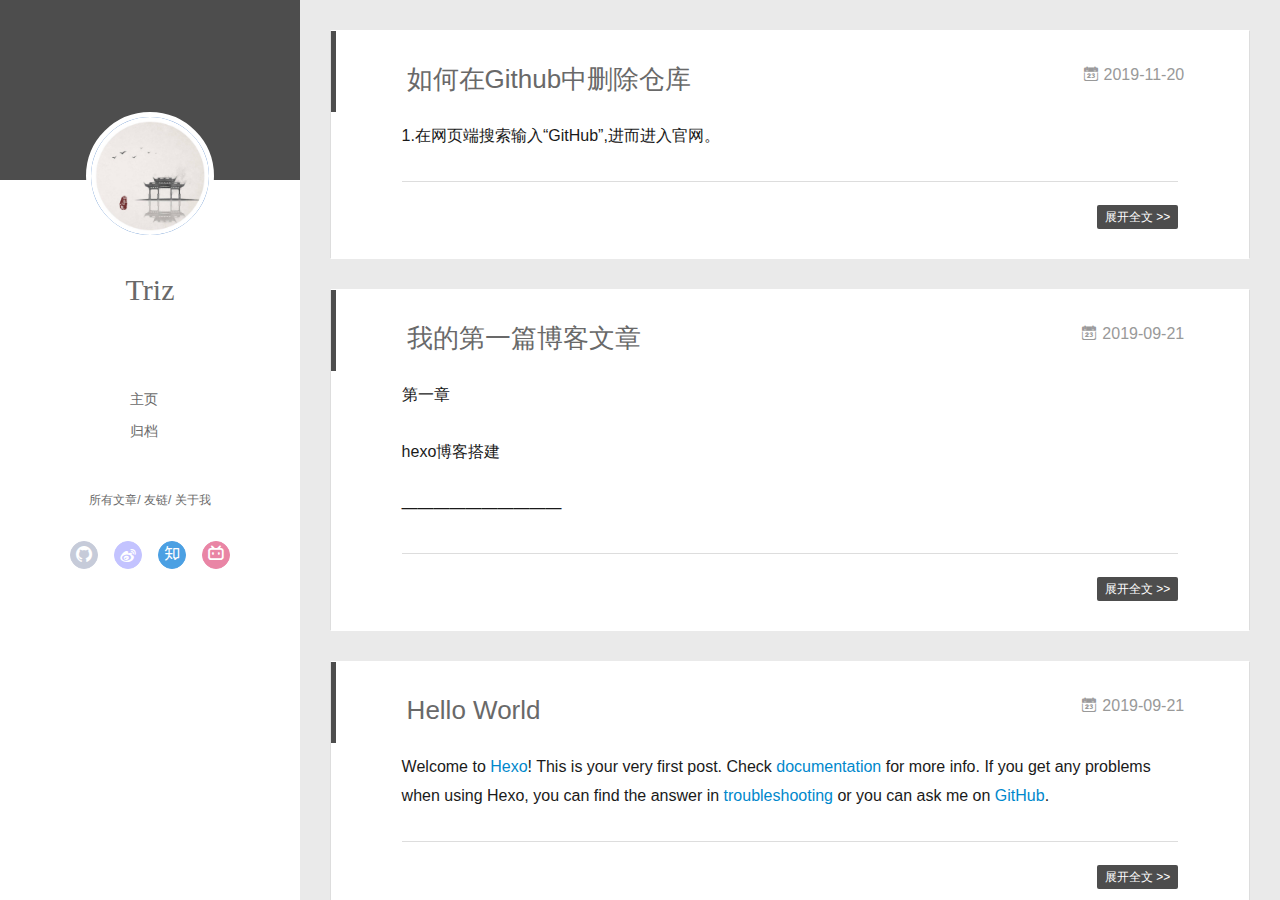
<file: index.html>
<!DOCTYPE html>
<html>
<head><meta name="generator" content="Hexo 3.9.0">
  <meta charset="utf-8">
  
  <meta name="renderer" content="webkit">
  <meta http-equiv="X-UA-Compatible" content="IE=edge">
  <link rel="dns-prefetch" href="http://yoursite.com">
  <title>晴岚阁</title>
  <meta name="viewport" content="width=device-width, initial-scale=1, maximum-scale=1">
  <meta property="og:type" content="website">
<meta property="og:title" content="晴岚阁">
<meta property="og:url" content="http://yoursite.com/index.html">
<meta property="og:site_name" content="晴岚阁">
<meta property="og:locale" content="zh-CN">
<meta name="twitter:card" content="summary">
<meta name="twitter:title" content="晴岚阁">
  
    <link rel="alternative" href="/atom.xml" title="晴岚阁" type="application/atom+xml">
  
  
    <link rel="icon" href="/favicon.png">
  
  <link rel="stylesheet" type="text/css" href="/./main.0cf68a.css">
  <style type="text/css">
  
    #container.show {
      background: linear-gradient(200deg,#a0cfe4,#e8c37e);
    }
  </style>
  

  

</head>
</html>
<body>
  <div id="container" q-class="show:isCtnShow">
    <canvas id="anm-canvas" class="anm-canvas"></canvas>
    <div class="left-col" q-class="show:isShow">
      
<div class="overlay" style="background: #4d4d4d"></div>
<div class="intrude-less">
	<header id="header" class="inner">
		<a href="/" class="profilepic">
			<img src="/img/b.png" class="js-avatar">
		</a>
		<hgroup>
		  <h1 class="header-author"><a href="/">Triz</a></h1>
		</hgroup>
		

		<nav class="header-menu">
			<ul>
			
				<li><a href="/">主页</a></li>
	        
				<li><a href="/archives/index.html">归档</a></li>
	        
			</ul>
		</nav>
		<nav class="header-smart-menu">
    		
    			
    			<a q-on="click: openSlider(e, 'innerArchive')" href="javascript:void(0)">所有文章</a>
    			
            
    			
    			<a q-on="click: openSlider(e, 'friends')" href="javascript:void(0)">友链</a>
    			
            
    			
    			<a q-on="click: openSlider(e, 'aboutme')" href="javascript:void(0)">关于我</a>
    			
            
		</nav>
		<nav class="header-nav">
			<div class="social">
				
					<a class="github" target="_blank" href="  https://github.com/Triz-X  " title="github"><i class="icon-github"></i></a>
		        
					<a class="weibo" target="_blank" href=" https://weibo.com/5517064871/profile?rightmod=1&wvr=6&mod=personinfo&is_all=1 " title="weibo"><i class="icon-weibo"></i></a>
		        
					<a class="zhihu" target="_blank" href=" https://www.zhihu.com/people/zhangcong-36/activities " title="zhihu"><i class="icon-zhihu"></i></a>
		        
					<a class="bilibili" target="_blank" href=" https://space.bilibili.com/416850770 " title="bilibili"><i class="icon-bilibili"></i></a>
		        
			</div>
		</nav>
	</header>		
</div>

    </div>
    <div class="mid-col" q-class="show:isShow,hide:isShow|isFalse">
      
<nav id="mobile-nav">
  	<div class="overlay js-overlay" style="background: #4d4d4d"></div>
	<div class="btnctn js-mobile-btnctn">
  		<div class="slider-trigger list" q-on="click: openSlider(e)"><i class="icon icon-sort"></i></div>
	</div>
	<div class="intrude-less">
		<header id="header" class="inner">
			<div class="profilepic">
				<img src="/img/b.png" class="js-avatar">
			</div>
			<hgroup>
			  <h1 class="header-author js-header-author">Triz</h1>
			</hgroup>
			
			
			
				
			
				
			
			
			
			<nav class="header-nav">
				<div class="social">
					
						<a class="github" target="_blank" href="  https://github.com/Triz-X  " title="github"><i class="icon-github"></i></a>
			        
						<a class="weibo" target="_blank" href=" https://weibo.com/5517064871/profile?rightmod=1&wvr=6&mod=personinfo&is_all=1 " title="weibo"><i class="icon-weibo"></i></a>
			        
						<a class="zhihu" target="_blank" href=" https://www.zhihu.com/people/zhangcong-36/activities " title="zhihu"><i class="icon-zhihu"></i></a>
			        
						<a class="bilibili" target="_blank" href=" https://space.bilibili.com/416850770 " title="bilibili"><i class="icon-bilibili"></i></a>
			        
				</div>
			</nav>

			<nav class="header-menu js-header-menu">
				<ul style="width: 50%">
				
				
					<li style="width: 50%"><a href="/">主页</a></li>
		        
					<li style="width: 50%"><a href="/archives/index.html">归档</a></li>
		        
				</ul>
			</nav>
		</header>				
	</div>
	<div class="mobile-mask" style="display:none" q-show="isShow"></div>
</nav>

      <div id="wrapper" class="body-wrap">
        <div class="menu-l">
          <div class="canvas-wrap">
            <canvas data-colors="#eaeaea" data-sectionHeight="100" data-contentId="js-content" id="myCanvas1" class="anm-canvas"></canvas>
          </div>
          <div id="js-content" class="content-ll">
            
  
    <article id="post-如何在Github中删除仓库" class="article article-type-post  article-index" itemscope itemprop="blogPost">
  <div class="article-inner">
    
      <header class="article-header">
        
  
    <h1 itemprop="name">
      <a class="article-title" href="/2019/11/20/如何在Github中删除仓库/">如何在Github中删除仓库</a>
    </h1>
  

        
        <a href="/2019/11/20/如何在Github中删除仓库/" class="archive-article-date">
  	<time datetime="2019-11-20T06:45:36.000Z" itemprop="datePublished"><i class="icon-calendar icon"></i>2019-11-20</time>
</a>
        
      </header>
    
    <div class="article-entry" itemprop="articleBody">
      
        <p>1.在网页端搜索输入“GitHub”,进而进入官网。</p>
        
      

      
    </div>
    <div class="article-info article-info-index">
      
      
      

      
        <p class="article-more-link">
          <a class="article-more-a" href="/2019/11/20/如何在Github中删除仓库/">展开全文 >></a>
        </p>
      

      
      <div class="clearfix"></div>
    </div>
  </div>
</article>

<aside class="wrap-side-operation">
    <div class="mod-side-operation">
        
        <div class="jump-container" id="js-jump-container" style="display:none;">
            <a href="javascript:void(0)" class="mod-side-operation__jump-to-top">
                <i class="icon-font icon-back"></i>
            </a>
            <div id="js-jump-plan-container" class="jump-plan-container" style="top: -11px;">
                <i class="icon-font icon-plane jump-plane"></i>
            </div>
        </div>
        
        
    </div>
</aside>




  
    <article id="post-我的第一篇博客文章" class="article article-type-post  article-index" itemscope itemprop="blogPost">
  <div class="article-inner">
    
      <header class="article-header">
        
  
    <h1 itemprop="name">
      <a class="article-title" href="/2019/09/21/我的第一篇博客文章/">我的第一篇博客文章</a>
    </h1>
  

        
        <a href="/2019/09/21/我的第一篇博客文章/" class="archive-article-date">
  	<time datetime="2019-09-20T18:14:03.000Z" itemprop="datePublished"><i class="icon-calendar icon"></i>2019-09-21</time>
</a>
        
      </header>
    
    <div class="article-entry" itemprop="articleBody">
      
        <p>第一章</p>
<p>hexo博客搭建</p>
<p>——————————</p>
        
      

      
    </div>
    <div class="article-info article-info-index">
      
      
      

      
        <p class="article-more-link">
          <a class="article-more-a" href="/2019/09/21/我的第一篇博客文章/">展开全文 >></a>
        </p>
      

      
      <div class="clearfix"></div>
    </div>
  </div>
</article>

<aside class="wrap-side-operation">
    <div class="mod-side-operation">
        
        <div class="jump-container" id="js-jump-container" style="display:none;">
            <a href="javascript:void(0)" class="mod-side-operation__jump-to-top">
                <i class="icon-font icon-back"></i>
            </a>
            <div id="js-jump-plan-container" class="jump-plan-container" style="top: -11px;">
                <i class="icon-font icon-plane jump-plane"></i>
            </div>
        </div>
        
        
    </div>
</aside>




  
    <article id="post-hello-world" class="article article-type-post  article-index" itemscope itemprop="blogPost">
  <div class="article-inner">
    
      <header class="article-header">
        
  
    <h1 itemprop="name">
      <a class="article-title" href="/2019/09/21/hello-world/">Hello World</a>
    </h1>
  

        
        <a href="/2019/09/21/hello-world/" class="archive-article-date">
  	<time datetime="2019-09-20T18:05:13.910Z" itemprop="datePublished"><i class="icon-calendar icon"></i>2019-09-21</time>
</a>
        
      </header>
    
    <div class="article-entry" itemprop="articleBody">
      
        <p>Welcome to <a href="https://hexo.io/" target="_blank" rel="noopener">Hexo</a>! This is your very first post. Check <a href="https://hexo.io/docs/" target="_blank" rel="noopener">documentation</a> for more info. If you get any problems when using Hexo, you can find the answer in <a href="https://hexo.io/docs/troubleshooting.html" target="_blank" rel="noopener">troubleshooting</a> or you can ask me on <a href="https://github.com/hexojs/hexo/issues" target="_blank" rel="noopener">GitHub</a>.</p>
        
      

      
    </div>
    <div class="article-info article-info-index">
      
      
      

      
        <p class="article-more-link">
          <a class="article-more-a" href="/2019/09/21/hello-world/">展开全文 >></a>
        </p>
      

      
      <div class="clearfix"></div>
    </div>
  </div>
</article>

<aside class="wrap-side-operation">
    <div class="mod-side-operation">
        
        <div class="jump-container" id="js-jump-container" style="display:none;">
            <a href="javascript:void(0)" class="mod-side-operation__jump-to-top">
                <i class="icon-font icon-back"></i>
            </a>
            <div id="js-jump-plan-container" class="jump-plan-container" style="top: -11px;">
                <i class="icon-font icon-plane jump-plane"></i>
            </div>
        </div>
        
        
    </div>
</aside>




  
  


          </div>
        </div>
      </div>
      <footer id="footer">
  <div class="outer">
    <div id="footer-info">
    	<div class="footer-right">
    		&copy; 2019 Triz
    	</div>
      	<div class="footer-left">
	   <span id="busuanzi_container_site_pv">    本站总访问量<span id="busuanzi_value_site_pv"></span>次</span>
                    <span id="busuanzi_container_site_uv">  本站访客数<span id="busuanzi_value_site_uv"></span>人次</span>
      	</div>
    </div>
  </div>
</footer>
    </div>
    <script>
	var yiliaConfig = {
		mathjax: false,
		isHome: true,
		isPost: false,
		isArchive: false,
		isTag: false,
		isCategory: false,
		open_in_new: false,
		toc_hide_index: true,
		root: "/",
		innerArchive: true,
		showTags: false
	}
</script>


<script>!function(t){function n(e){if(r[e])return r[e].exports;var i=r[e]={exports:{},id:e,loaded:!1};return t[e].call(i.exports,i,i.exports,n),i.loaded=!0,i.exports}var r={};n.m=t,n.c=r,n.p="./",n(0)}([function(t,n,r){r(195),t.exports=r(191)},function(t,n,r){var e=r(3),i=r(52),o=r(27),u=r(28),c=r(53),f="prototype",a=function(t,n,r){var s,l,h,v,p=t&a.F,d=t&a.G,y=t&a.S,g=t&a.P,b=t&a.B,m=d?e:y?e[n]||(e[n]={}):(e[n]||{})[f],x=d?i:i[n]||(i[n]={}),w=x[f]||(x[f]={});d&&(r=n);for(s in r)l=!p&&m&&void 0!==m[s],h=(l?m:r)[s],v=b&&l?c(h,e):g&&"function"==typeof h?c(Function.call,h):h,m&&u(m,s,h,t&a.U),x[s]!=h&&o(x,s,v),g&&w[s]!=h&&(w[s]=h)};e.core=i,a.F=1,a.G=2,a.S=4,a.P=8,a.B=16,a.W=32,a.U=64,a.R=128,t.exports=a},function(t,n,r){var e=r(6);t.exports=function(t){if(!e(t))throw TypeError(t+" is not an object!");return t}},function(t,n){var r=t.exports="undefined"!=typeof window&&window.Math==Math?window:"undefined"!=typeof self&&self.Math==Math?self:Function("return this")();"number"==typeof __g&&(__g=r)},function(t,n){t.exports=function(t){try{return!!t()}catch(t){return!0}}},function(t,n){var r=t.exports="undefined"!=typeof window&&window.Math==Math?window:"undefined"!=typeof self&&self.Math==Math?self:Function("return this")();"number"==typeof __g&&(__g=r)},function(t,n){t.exports=function(t){return"object"==typeof t?null!==t:"function"==typeof t}},function(t,n,r){var e=r(126)("wks"),i=r(76),o=r(3).Symbol,u="function"==typeof o;(t.exports=function(t){return e[t]||(e[t]=u&&o[t]||(u?o:i)("Symbol."+t))}).store=e},function(t,n){var r={}.hasOwnProperty;t.exports=function(t,n){return r.call(t,n)}},function(t,n,r){var e=r(94),i=r(33);t.exports=function(t){return e(i(t))}},function(t,n,r){t.exports=!r(4)(function(){return 7!=Object.defineProperty({},"a",{get:function(){return 7}}).a})},function(t,n,r){var e=r(2),i=r(167),o=r(50),u=Object.defineProperty;n.f=r(10)?Object.defineProperty:function(t,n,r){if(e(t),n=o(n,!0),e(r),i)try{return u(t,n,r)}catch(t){}if("get"in r||"set"in r)throw TypeError("Accessors not supported!");return"value"in r&&(t[n]=r.value),t}},function(t,n,r){t.exports=!r(18)(function(){return 7!=Object.defineProperty({},"a",{get:function(){return 7}}).a})},function(t,n,r){var e=r(14),i=r(22);t.exports=r(12)?function(t,n,r){return e.f(t,n,i(1,r))}:function(t,n,r){return t[n]=r,t}},function(t,n,r){var e=r(20),i=r(58),o=r(42),u=Object.defineProperty;n.f=r(12)?Object.defineProperty:function(t,n,r){if(e(t),n=o(n,!0),e(r),i)try{return u(t,n,r)}catch(t){}if("get"in r||"set"in r)throw TypeError("Accessors not supported!");return"value"in r&&(t[n]=r.value),t}},function(t,n,r){var e=r(40)("wks"),i=r(23),o=r(5).Symbol,u="function"==typeof o;(t.exports=function(t){return e[t]||(e[t]=u&&o[t]||(u?o:i)("Symbol."+t))}).store=e},function(t,n,r){var e=r(67),i=Math.min;t.exports=function(t){return t>0?i(e(t),9007199254740991):0}},function(t,n,r){var e=r(46);t.exports=function(t){return Object(e(t))}},function(t,n){t.exports=function(t){try{return!!t()}catch(t){return!0}}},function(t,n,r){var e=r(63),i=r(34);t.exports=Object.keys||function(t){return e(t,i)}},function(t,n,r){var e=r(21);t.exports=function(t){if(!e(t))throw TypeError(t+" is not an object!");return t}},function(t,n){t.exports=function(t){return"object"==typeof t?null!==t:"function"==typeof t}},function(t,n){t.exports=function(t,n){return{enumerable:!(1&t),configurable:!(2&t),writable:!(4&t),value:n}}},function(t,n){var r=0,e=Math.random();t.exports=function(t){return"Symbol(".concat(void 0===t?"":t,")_",(++r+e).toString(36))}},function(t,n){var r={}.hasOwnProperty;t.exports=function(t,n){return r.call(t,n)}},function(t,n){var r=t.exports={version:"2.4.0"};"number"==typeof __e&&(__e=r)},function(t,n){t.exports=function(t){if("function"!=typeof t)throw TypeError(t+" is not a function!");return t}},function(t,n,r){var e=r(11),i=r(66);t.exports=r(10)?function(t,n,r){return e.f(t,n,i(1,r))}:function(t,n,r){return t[n]=r,t}},function(t,n,r){var e=r(3),i=r(27),o=r(24),u=r(76)("src"),c="toString",f=Function[c],a=(""+f).split(c);r(52).inspectSource=function(t){return f.call(t)},(t.exports=function(t,n,r,c){var f="function"==typeof r;f&&(o(r,"name")||i(r,"name",n)),t[n]!==r&&(f&&(o(r,u)||i(r,u,t[n]?""+t[n]:a.join(String(n)))),t===e?t[n]=r:c?t[n]?t[n]=r:i(t,n,r):(delete t[n],i(t,n,r)))})(Function.prototype,c,function(){return"function"==typeof this&&this[u]||f.call(this)})},function(t,n,r){var e=r(1),i=r(4),o=r(46),u=function(t,n,r,e){var i=String(o(t)),u="<"+n;return""!==r&&(u+=" "+r+'="'+String(e).replace(/"/g,"&quot;")+'"'),u+">"+i+"</"+n+">"};t.exports=function(t,n){var r={};r[t]=n(u),e(e.P+e.F*i(function(){var n=""[t]('"');return n!==n.toLowerCase()||n.split('"').length>3}),"String",r)}},function(t,n,r){var e=r(115),i=r(46);t.exports=function(t){return e(i(t))}},function(t,n,r){var e=r(116),i=r(66),o=r(30),u=r(50),c=r(24),f=r(167),a=Object.getOwnPropertyDescriptor;n.f=r(10)?a:function(t,n){if(t=o(t),n=u(n,!0),f)try{return a(t,n)}catch(t){}if(c(t,n))return i(!e.f.call(t,n),t[n])}},function(t,n,r){var e=r(24),i=r(17),o=r(145)("IE_PROTO"),u=Object.prototype;t.exports=Object.getPrototypeOf||function(t){return t=i(t),e(t,o)?t[o]:"function"==typeof t.constructor&&t instanceof t.constructor?t.constructor.prototype:t instanceof Object?u:null}},function(t,n){t.exports=function(t){if(void 0==t)throw TypeError("Can't call method on  "+t);return t}},function(t,n){t.exports="constructor,hasOwnProperty,isPrototypeOf,propertyIsEnumerable,toLocaleString,toString,valueOf".split(",")},function(t,n){t.exports={}},function(t,n){t.exports=!0},function(t,n){n.f={}.propertyIsEnumerable},function(t,n,r){var e=r(14).f,i=r(8),o=r(15)("toStringTag");t.exports=function(t,n,r){t&&!i(t=r?t:t.prototype,o)&&e(t,o,{configurable:!0,value:n})}},function(t,n,r){var e=r(40)("keys"),i=r(23);t.exports=function(t){return e[t]||(e[t]=i(t))}},function(t,n,r){var e=r(5),i="__core-js_shared__",o=e[i]||(e[i]={});t.exports=function(t){return o[t]||(o[t]={})}},function(t,n){var r=Math.ceil,e=Math.floor;t.exports=function(t){return isNaN(t=+t)?0:(t>0?e:r)(t)}},function(t,n,r){var e=r(21);t.exports=function(t,n){if(!e(t))return t;var r,i;if(n&&"function"==typeof(r=t.toString)&&!e(i=r.call(t)))return i;if("function"==typeof(r=t.valueOf)&&!e(i=r.call(t)))return i;if(!n&&"function"==typeof(r=t.toString)&&!e(i=r.call(t)))return i;throw TypeError("Can't convert object to primitive value")}},function(t,n,r){var e=r(5),i=r(25),o=r(36),u=r(44),c=r(14).f;t.exports=function(t){var n=i.Symbol||(i.Symbol=o?{}:e.Symbol||{});"_"==t.charAt(0)||t in n||c(n,t,{value:u.f(t)})}},function(t,n,r){n.f=r(15)},function(t,n){var r={}.toString;t.exports=function(t){return r.call(t).slice(8,-1)}},function(t,n){t.exports=function(t){if(void 0==t)throw TypeError("Can't call method on  "+t);return t}},function(t,n,r){var e=r(4);t.exports=function(t,n){return!!t&&e(function(){n?t.call(null,function(){},1):t.call(null)})}},function(t,n,r){var e=r(53),i=r(115),o=r(17),u=r(16),c=r(203);t.exports=function(t,n){var r=1==t,f=2==t,a=3==t,s=4==t,l=6==t,h=5==t||l,v=n||c;return function(n,c,p){for(var d,y,g=o(n),b=i(g),m=e(c,p,3),x=u(b.length),w=0,S=r?v(n,x):f?v(n,0):void 0;x>w;w++)if((h||w in b)&&(d=b[w],y=m(d,w,g),t))if(r)S[w]=y;else if(y)switch(t){case 3:return!0;case 5:return d;case 6:return w;case 2:S.push(d)}else if(s)return!1;return l?-1:a||s?s:S}}},function(t,n,r){var e=r(1),i=r(52),o=r(4);t.exports=function(t,n){var r=(i.Object||{})[t]||Object[t],u={};u[t]=n(r),e(e.S+e.F*o(function(){r(1)}),"Object",u)}},function(t,n,r){var e=r(6);t.exports=function(t,n){if(!e(t))return t;var r,i;if(n&&"function"==typeof(r=t.toString)&&!e(i=r.call(t)))return i;if("function"==typeof(r=t.valueOf)&&!e(i=r.call(t)))return i;if(!n&&"function"==typeof(r=t.toString)&&!e(i=r.call(t)))return i;throw TypeError("Can't convert object to primitive value")}},function(t,n,r){var e=r(5),i=r(25),o=r(91),u=r(13),c="prototype",f=function(t,n,r){var a,s,l,h=t&f.F,v=t&f.G,p=t&f.S,d=t&f.P,y=t&f.B,g=t&f.W,b=v?i:i[n]||(i[n]={}),m=b[c],x=v?e:p?e[n]:(e[n]||{})[c];v&&(r=n);for(a in r)(s=!h&&x&&void 0!==x[a])&&a in b||(l=s?x[a]:r[a],b[a]=v&&"function"!=typeof x[a]?r[a]:y&&s?o(l,e):g&&x[a]==l?function(t){var n=function(n,r,e){if(this instanceof t){switch(arguments.length){case 0:return new t;case 1:return new t(n);case 2:return new t(n,r)}return new t(n,r,e)}return t.apply(this,arguments)};return n[c]=t[c],n}(l):d&&"function"==typeof l?o(Function.call,l):l,d&&((b.virtual||(b.virtual={}))[a]=l,t&f.R&&m&&!m[a]&&u(m,a,l)))};f.F=1,f.G=2,f.S=4,f.P=8,f.B=16,f.W=32,f.U=64,f.R=128,t.exports=f},function(t,n){var r=t.exports={version:"2.4.0"};"number"==typeof __e&&(__e=r)},function(t,n,r){var e=r(26);t.exports=function(t,n,r){if(e(t),void 0===n)return t;switch(r){case 1:return function(r){return t.call(n,r)};case 2:return function(r,e){return t.call(n,r,e)};case 3:return function(r,e,i){return t.call(n,r,e,i)}}return function(){return t.apply(n,arguments)}}},function(t,n,r){var e=r(183),i=r(1),o=r(126)("metadata"),u=o.store||(o.store=new(r(186))),c=function(t,n,r){var i=u.get(t);if(!i){if(!r)return;u.set(t,i=new e)}var o=i.get(n);if(!o){if(!r)return;i.set(n,o=new e)}return o},f=function(t,n,r){var e=c(n,r,!1);return void 0!==e&&e.has(t)},a=function(t,n,r){var e=c(n,r,!1);return void 0===e?void 0:e.get(t)},s=function(t,n,r,e){c(r,e,!0).set(t,n)},l=function(t,n){var r=c(t,n,!1),e=[];return r&&r.forEach(function(t,n){e.push(n)}),e},h=function(t){return void 0===t||"symbol"==typeof t?t:String(t)},v=function(t){i(i.S,"Reflect",t)};t.exports={store:u,map:c,has:f,get:a,set:s,keys:l,key:h,exp:v}},function(t,n,r){"use strict";if(r(10)){var e=r(69),i=r(3),o=r(4),u=r(1),c=r(127),f=r(152),a=r(53),s=r(68),l=r(66),h=r(27),v=r(73),p=r(67),d=r(16),y=r(75),g=r(50),b=r(24),m=r(180),x=r(114),w=r(6),S=r(17),_=r(137),O=r(70),E=r(32),P=r(71).f,j=r(154),F=r(76),M=r(7),A=r(48),N=r(117),T=r(146),I=r(155),k=r(80),L=r(123),R=r(74),C=r(130),D=r(160),U=r(11),W=r(31),G=U.f,B=W.f,V=i.RangeError,z=i.TypeError,q=i.Uint8Array,K="ArrayBuffer",J="Shared"+K,Y="BYTES_PER_ELEMENT",H="prototype",$=Array[H],X=f.ArrayBuffer,Q=f.DataView,Z=A(0),tt=A(2),nt=A(3),rt=A(4),et=A(5),it=A(6),ot=N(!0),ut=N(!1),ct=I.values,ft=I.keys,at=I.entries,st=$.lastIndexOf,lt=$.reduce,ht=$.reduceRight,vt=$.join,pt=$.sort,dt=$.slice,yt=$.toString,gt=$.toLocaleString,bt=M("iterator"),mt=M("toStringTag"),xt=F("typed_constructor"),wt=F("def_constructor"),St=c.CONSTR,_t=c.TYPED,Ot=c.VIEW,Et="Wrong length!",Pt=A(1,function(t,n){return Tt(T(t,t[wt]),n)}),jt=o(function(){return 1===new q(new Uint16Array([1]).buffer)[0]}),Ft=!!q&&!!q[H].set&&o(function(){new q(1).set({})}),Mt=function(t,n){if(void 0===t)throw z(Et);var r=+t,e=d(t);if(n&&!m(r,e))throw V(Et);return e},At=function(t,n){var r=p(t);if(r<0||r%n)throw V("Wrong offset!");return r},Nt=function(t){if(w(t)&&_t in t)return t;throw z(t+" is not a typed array!")},Tt=function(t,n){if(!(w(t)&&xt in t))throw z("It is not a typed array constructor!");return new t(n)},It=function(t,n){return kt(T(t,t[wt]),n)},kt=function(t,n){for(var r=0,e=n.length,i=Tt(t,e);e>r;)i[r]=n[r++];return i},Lt=function(t,n,r){G(t,n,{get:function(){return this._d[r]}})},Rt=function(t){var n,r,e,i,o,u,c=S(t),f=arguments.length,s=f>1?arguments[1]:void 0,l=void 0!==s,h=j(c);if(void 0!=h&&!_(h)){for(u=h.call(c),e=[],n=0;!(o=u.next()).done;n++)e.push(o.value);c=e}for(l&&f>2&&(s=a(s,arguments[2],2)),n=0,r=d(c.length),i=Tt(this,r);r>n;n++)i[n]=l?s(c[n],n):c[n];return i},Ct=function(){for(var t=0,n=arguments.length,r=Tt(this,n);n>t;)r[t]=arguments[t++];return r},Dt=!!q&&o(function(){gt.call(new q(1))}),Ut=function(){return gt.apply(Dt?dt.call(Nt(this)):Nt(this),arguments)},Wt={copyWithin:function(t,n){return D.call(Nt(this),t,n,arguments.length>2?arguments[2]:void 0)},every:function(t){return rt(Nt(this),t,arguments.length>1?arguments[1]:void 0)},fill:function(t){return C.apply(Nt(this),arguments)},filter:function(t){return It(this,tt(Nt(this),t,arguments.length>1?arguments[1]:void 0))},find:function(t){return et(Nt(this),t,arguments.length>1?arguments[1]:void 0)},findIndex:function(t){return it(Nt(this),t,arguments.length>1?arguments[1]:void 0)},forEach:function(t){Z(Nt(this),t,arguments.length>1?arguments[1]:void 0)},indexOf:function(t){return ut(Nt(this),t,arguments.length>1?arguments[1]:void 0)},includes:function(t){return ot(Nt(this),t,arguments.length>1?arguments[1]:void 0)},join:function(t){return vt.apply(Nt(this),arguments)},lastIndexOf:function(t){return st.apply(Nt(this),arguments)},map:function(t){return Pt(Nt(this),t,arguments.length>1?arguments[1]:void 0)},reduce:function(t){return lt.apply(Nt(this),arguments)},reduceRight:function(t){return ht.apply(Nt(this),arguments)},reverse:function(){for(var t,n=this,r=Nt(n).length,e=Math.floor(r/2),i=0;i<e;)t=n[i],n[i++]=n[--r],n[r]=t;return n},some:function(t){return nt(Nt(this),t,arguments.length>1?arguments[1]:void 0)},sort:function(t){return pt.call(Nt(this),t)},subarray:function(t,n){var r=Nt(this),e=r.length,i=y(t,e);return new(T(r,r[wt]))(r.buffer,r.byteOffset+i*r.BYTES_PER_ELEMENT,d((void 0===n?e:y(n,e))-i))}},Gt=function(t,n){return It(this,dt.call(Nt(this),t,n))},Bt=function(t){Nt(this);var n=At(arguments[1],1),r=this.length,e=S(t),i=d(e.length),o=0;if(i+n>r)throw V(Et);for(;o<i;)this[n+o]=e[o++]},Vt={entries:function(){return at.call(Nt(this))},keys:function(){return ft.call(Nt(this))},values:function(){return ct.call(Nt(this))}},zt=function(t,n){return w(t)&&t[_t]&&"symbol"!=typeof n&&n in t&&String(+n)==String(n)},qt=function(t,n){return zt(t,n=g(n,!0))?l(2,t[n]):B(t,n)},Kt=function(t,n,r){return!(zt(t,n=g(n,!0))&&w(r)&&b(r,"value"))||b(r,"get")||b(r,"set")||r.configurable||b(r,"writable")&&!r.writable||b(r,"enumerable")&&!r.enumerable?G(t,n,r):(t[n]=r.value,t)};St||(W.f=qt,U.f=Kt),u(u.S+u.F*!St,"Object",{getOwnPropertyDescriptor:qt,defineProperty:Kt}),o(function(){yt.call({})})&&(yt=gt=function(){return vt.call(this)});var Jt=v({},Wt);v(Jt,Vt),h(Jt,bt,Vt.values),v(Jt,{slice:Gt,set:Bt,constructor:function(){},toString:yt,toLocaleString:Ut}),Lt(Jt,"buffer","b"),Lt(Jt,"byteOffset","o"),Lt(Jt,"byteLength","l"),Lt(Jt,"length","e"),G(Jt,mt,{get:function(){return this[_t]}}),t.exports=function(t,n,r,f){f=!!f;var a=t+(f?"Clamped":"")+"Array",l="Uint8Array"!=a,v="get"+t,p="set"+t,y=i[a],g=y||{},b=y&&E(y),m=!y||!c.ABV,S={},_=y&&y[H],j=function(t,r){var e=t._d;return e.v[v](r*n+e.o,jt)},F=function(t,r,e){var i=t._d;f&&(e=(e=Math.round(e))<0?0:e>255?255:255&e),i.v[p](r*n+i.o,e,jt)},M=function(t,n){G(t,n,{get:function(){return j(this,n)},set:function(t){return F(this,n,t)},enumerable:!0})};m?(y=r(function(t,r,e,i){s(t,y,a,"_d");var o,u,c,f,l=0,v=0;if(w(r)){if(!(r instanceof X||(f=x(r))==K||f==J))return _t in r?kt(y,r):Rt.call(y,r);o=r,v=At(e,n);var p=r.byteLength;if(void 0===i){if(p%n)throw V(Et);if((u=p-v)<0)throw V(Et)}else if((u=d(i)*n)+v>p)throw V(Et);c=u/n}else c=Mt(r,!0),u=c*n,o=new X(u);for(h(t,"_d",{b:o,o:v,l:u,e:c,v:new Q(o)});l<c;)M(t,l++)}),_=y[H]=O(Jt),h(_,"constructor",y)):L(function(t){new y(null),new y(t)},!0)||(y=r(function(t,r,e,i){s(t,y,a);var o;return w(r)?r instanceof X||(o=x(r))==K||o==J?void 0!==i?new g(r,At(e,n),i):void 0!==e?new g(r,At(e,n)):new g(r):_t in r?kt(y,r):Rt.call(y,r):new g(Mt(r,l))}),Z(b!==Function.prototype?P(g).concat(P(b)):P(g),function(t){t in y||h(y,t,g[t])}),y[H]=_,e||(_.constructor=y));var A=_[bt],N=!!A&&("values"==A.name||void 0==A.name),T=Vt.values;h(y,xt,!0),h(_,_t,a),h(_,Ot,!0),h(_,wt,y),(f?new y(1)[mt]==a:mt in _)||G(_,mt,{get:function(){return a}}),S[a]=y,u(u.G+u.W+u.F*(y!=g),S),u(u.S,a,{BYTES_PER_ELEMENT:n,from:Rt,of:Ct}),Y in _||h(_,Y,n),u(u.P,a,Wt),R(a),u(u.P+u.F*Ft,a,{set:Bt}),u(u.P+u.F*!N,a,Vt),u(u.P+u.F*(_.toString!=yt),a,{toString:yt}),u(u.P+u.F*o(function(){new y(1).slice()}),a,{slice:Gt}),u(u.P+u.F*(o(function(){return[1,2].toLocaleString()!=new y([1,2]).toLocaleString()})||!o(function(){_.toLocaleString.call([1,2])})),a,{toLocaleString:Ut}),k[a]=N?A:T,e||N||h(_,bt,T)}}else t.exports=function(){}},function(t,n){var r={}.toString;t.exports=function(t){return r.call(t).slice(8,-1)}},function(t,n,r){var e=r(21),i=r(5).document,o=e(i)&&e(i.createElement);t.exports=function(t){return o?i.createElement(t):{}}},function(t,n,r){t.exports=!r(12)&&!r(18)(function(){return 7!=Object.defineProperty(r(57)("div"),"a",{get:function(){return 7}}).a})},function(t,n,r){"use strict";var e=r(36),i=r(51),o=r(64),u=r(13),c=r(8),f=r(35),a=r(96),s=r(38),l=r(103),h=r(15)("iterator"),v=!([].keys&&"next"in[].keys()),p="keys",d="values",y=function(){return this};t.exports=function(t,n,r,g,b,m,x){a(r,n,g);var w,S,_,O=function(t){if(!v&&t in F)return F[t];switch(t){case p:case d:return function(){return new r(this,t)}}return function(){return new r(this,t)}},E=n+" Iterator",P=b==d,j=!1,F=t.prototype,M=F[h]||F["@@iterator"]||b&&F[b],A=M||O(b),N=b?P?O("entries"):A:void 0,T="Array"==n?F.entries||M:M;if(T&&(_=l(T.call(new t)))!==Object.prototype&&(s(_,E,!0),e||c(_,h)||u(_,h,y)),P&&M&&M.name!==d&&(j=!0,A=function(){return M.call(this)}),e&&!x||!v&&!j&&F[h]||u(F,h,A),f[n]=A,f[E]=y,b)if(w={values:P?A:O(d),keys:m?A:O(p),entries:N},x)for(S in w)S in F||o(F,S,w[S]);else i(i.P+i.F*(v||j),n,w);return w}},function(t,n,r){var e=r(20),i=r(100),o=r(34),u=r(39)("IE_PROTO"),c=function(){},f="prototype",a=function(){var t,n=r(57)("iframe"),e=o.length;for(n.style.display="none",r(93).appendChild(n),n.src="javascript:",t=n.contentWindow.document,t.open(),t.write("<script>document.F=Object<\/script>"),t.close(),a=t.F;e--;)delete a[f][o[e]];return a()};t.exports=Object.create||function(t,n){var r;return null!==t?(c[f]=e(t),r=new c,c[f]=null,r[u]=t):r=a(),void 0===n?r:i(r,n)}},function(t,n,r){var e=r(63),i=r(34).concat("length","prototype");n.f=Object.getOwnPropertyNames||function(t){return e(t,i)}},function(t,n){n.f=Object.getOwnPropertySymbols},function(t,n,r){var e=r(8),i=r(9),o=r(90)(!1),u=r(39)("IE_PROTO");t.exports=function(t,n){var r,c=i(t),f=0,a=[];for(r in c)r!=u&&e(c,r)&&a.push(r);for(;n.length>f;)e(c,r=n[f++])&&(~o(a,r)||a.push(r));return a}},function(t,n,r){t.exports=r(13)},function(t,n,r){var e=r(76)("meta"),i=r(6),o=r(24),u=r(11).f,c=0,f=Object.isExtensible||function(){return!0},a=!r(4)(function(){return f(Object.preventExtensions({}))}),s=function(t){u(t,e,{value:{i:"O"+ ++c,w:{}}})},l=function(t,n){if(!i(t))return"symbol"==typeof t?t:("string"==typeof t?"S":"P")+t;if(!o(t,e)){if(!f(t))return"F";if(!n)return"E";s(t)}return t[e].i},h=function(t,n){if(!o(t,e)){if(!f(t))return!0;if(!n)return!1;s(t)}return t[e].w},v=function(t){return a&&p.NEED&&f(t)&&!o(t,e)&&s(t),t},p=t.exports={KEY:e,NEED:!1,fastKey:l,getWeak:h,onFreeze:v}},function(t,n){t.exports=function(t,n){return{enumerable:!(1&t),configurable:!(2&t),writable:!(4&t),value:n}}},function(t,n){var r=Math.ceil,e=Math.floor;t.exports=function(t){return isNaN(t=+t)?0:(t>0?e:r)(t)}},function(t,n){t.exports=function(t,n,r,e){if(!(t instanceof n)||void 0!==e&&e in t)throw TypeError(r+": incorrect invocation!");return t}},function(t,n){t.exports=!1},function(t,n,r){var e=r(2),i=r(173),o=r(133),u=r(145)("IE_PROTO"),c=function(){},f="prototype",a=function(){var t,n=r(132)("iframe"),e=o.length;for(n.style.display="none",r(135).appendChild(n),n.src="javascript:",t=n.contentWindow.document,t.open(),t.write("<script>document.F=Object<\/script>"),t.close(),a=t.F;e--;)delete a[f][o[e]];return a()};t.exports=Object.create||function(t,n){var r;return null!==t?(c[f]=e(t),r=new c,c[f]=null,r[u]=t):r=a(),void 0===n?r:i(r,n)}},function(t,n,r){var e=r(175),i=r(133).concat("length","prototype");n.f=Object.getOwnPropertyNames||function(t){return e(t,i)}},function(t,n,r){var e=r(175),i=r(133);t.exports=Object.keys||function(t){return e(t,i)}},function(t,n,r){var e=r(28);t.exports=function(t,n,r){for(var i in n)e(t,i,n[i],r);return t}},function(t,n,r){"use strict";var e=r(3),i=r(11),o=r(10),u=r(7)("species");t.exports=function(t){var n=e[t];o&&n&&!n[u]&&i.f(n,u,{configurable:!0,get:function(){return this}})}},function(t,n,r){var e=r(67),i=Math.max,o=Math.min;t.exports=function(t,n){return t=e(t),t<0?i(t+n,0):o(t,n)}},function(t,n){var r=0,e=Math.random();t.exports=function(t){return"Symbol(".concat(void 0===t?"":t,")_",(++r+e).toString(36))}},function(t,n,r){var e=r(33);t.exports=function(t){return Object(e(t))}},function(t,n,r){var e=r(7)("unscopables"),i=Array.prototype;void 0==i[e]&&r(27)(i,e,{}),t.exports=function(t){i[e][t]=!0}},function(t,n,r){var e=r(53),i=r(169),o=r(137),u=r(2),c=r(16),f=r(154),a={},s={},n=t.exports=function(t,n,r,l,h){var v,p,d,y,g=h?function(){return t}:f(t),b=e(r,l,n?2:1),m=0;if("function"!=typeof g)throw TypeError(t+" is not iterable!");if(o(g)){for(v=c(t.length);v>m;m++)if((y=n?b(u(p=t[m])[0],p[1]):b(t[m]))===a||y===s)return y}else for(d=g.call(t);!(p=d.next()).done;)if((y=i(d,b,p.value,n))===a||y===s)return y};n.BREAK=a,n.RETURN=s},function(t,n){t.exports={}},function(t,n,r){var e=r(11).f,i=r(24),o=r(7)("toStringTag");t.exports=function(t,n,r){t&&!i(t=r?t:t.prototype,o)&&e(t,o,{configurable:!0,value:n})}},function(t,n,r){var e=r(1),i=r(46),o=r(4),u=r(150),c="["+u+"]",f="​",a=RegExp("^"+c+c+"*"),s=RegExp(c+c+"*$"),l=function(t,n,r){var i={},c=o(function(){return!!u[t]()||f[t]()!=f}),a=i[t]=c?n(h):u[t];r&&(i[r]=a),e(e.P+e.F*c,"String",i)},h=l.trim=function(t,n){return t=String(i(t)),1&n&&(t=t.replace(a,"")),2&n&&(t=t.replace(s,"")),t};t.exports=l},function(t,n,r){t.exports={default:r(86),__esModule:!0}},function(t,n,r){t.exports={default:r(87),__esModule:!0}},function(t,n,r){"use strict";function e(t){return t&&t.__esModule?t:{default:t}}n.__esModule=!0;var i=r(84),o=e(i),u=r(83),c=e(u),f="function"==typeof c.default&&"symbol"==typeof o.default?function(t){return typeof t}:function(t){return t&&"function"==typeof c.default&&t.constructor===c.default&&t!==c.default.prototype?"symbol":typeof t};n.default="function"==typeof c.default&&"symbol"===f(o.default)?function(t){return void 0===t?"undefined":f(t)}:function(t){return t&&"function"==typeof c.default&&t.constructor===c.default&&t!==c.default.prototype?"symbol":void 0===t?"undefined":f(t)}},function(t,n,r){r(110),r(108),r(111),r(112),t.exports=r(25).Symbol},function(t,n,r){r(109),r(113),t.exports=r(44).f("iterator")},function(t,n){t.exports=function(t){if("function"!=typeof t)throw TypeError(t+" is not a function!");return t}},function(t,n){t.exports=function(){}},function(t,n,r){var e=r(9),i=r(106),o=r(105);t.exports=function(t){return function(n,r,u){var c,f=e(n),a=i(f.length),s=o(u,a);if(t&&r!=r){for(;a>s;)if((c=f[s++])!=c)return!0}else for(;a>s;s++)if((t||s in f)&&f[s]===r)return t||s||0;return!t&&-1}}},function(t,n,r){var e=r(88);t.exports=function(t,n,r){if(e(t),void 0===n)return t;switch(r){case 1:return function(r){return t.call(n,r)};case 2:return function(r,e){return t.call(n,r,e)};case 3:return function(r,e,i){return t.call(n,r,e,i)}}return function(){return t.apply(n,arguments)}}},function(t,n,r){var e=r(19),i=r(62),o=r(37);t.exports=function(t){var n=e(t),r=i.f;if(r)for(var u,c=r(t),f=o.f,a=0;c.length>a;)f.call(t,u=c[a++])&&n.push(u);return n}},function(t,n,r){t.exports=r(5).document&&document.documentElement},function(t,n,r){var e=r(56);t.exports=Object("z").propertyIsEnumerable(0)?Object:function(t){return"String"==e(t)?t.split(""):Object(t)}},function(t,n,r){var e=r(56);t.exports=Array.isArray||function(t){return"Array"==e(t)}},function(t,n,r){"use strict";var e=r(60),i=r(22),o=r(38),u={};r(13)(u,r(15)("iterator"),function(){return this}),t.exports=function(t,n,r){t.prototype=e(u,{next:i(1,r)}),o(t,n+" Iterator")}},function(t,n){t.exports=function(t,n){return{value:n,done:!!t}}},function(t,n,r){var e=r(19),i=r(9);t.exports=function(t,n){for(var r,o=i(t),u=e(o),c=u.length,f=0;c>f;)if(o[r=u[f++]]===n)return r}},function(t,n,r){var e=r(23)("meta"),i=r(21),o=r(8),u=r(14).f,c=0,f=Object.isExtensible||function(){return!0},a=!r(18)(function(){return f(Object.preventExtensions({}))}),s=function(t){u(t,e,{value:{i:"O"+ ++c,w:{}}})},l=function(t,n){if(!i(t))return"symbol"==typeof t?t:("string"==typeof t?"S":"P")+t;if(!o(t,e)){if(!f(t))return"F";if(!n)return"E";s(t)}return t[e].i},h=function(t,n){if(!o(t,e)){if(!f(t))return!0;if(!n)return!1;s(t)}return t[e].w},v=function(t){return a&&p.NEED&&f(t)&&!o(t,e)&&s(t),t},p=t.exports={KEY:e,NEED:!1,fastKey:l,getWeak:h,onFreeze:v}},function(t,n,r){var e=r(14),i=r(20),o=r(19);t.exports=r(12)?Object.defineProperties:function(t,n){i(t);for(var r,u=o(n),c=u.length,f=0;c>f;)e.f(t,r=u[f++],n[r]);return t}},function(t,n,r){var e=r(37),i=r(22),o=r(9),u=r(42),c=r(8),f=r(58),a=Object.getOwnPropertyDescriptor;n.f=r(12)?a:function(t,n){if(t=o(t),n=u(n,!0),f)try{return a(t,n)}catch(t){}if(c(t,n))return i(!e.f.call(t,n),t[n])}},function(t,n,r){var e=r(9),i=r(61).f,o={}.toString,u="object"==typeof window&&window&&Object.getOwnPropertyNames?Object.getOwnPropertyNames(window):[],c=function(t){try{return i(t)}catch(t){return u.slice()}};t.exports.f=function(t){return u&&"[object Window]"==o.call(t)?c(t):i(e(t))}},function(t,n,r){var e=r(8),i=r(77),o=r(39)("IE_PROTO"),u=Object.prototype;t.exports=Object.getPrototypeOf||function(t){return t=i(t),e(t,o)?t[o]:"function"==typeof t.constructor&&t instanceof t.constructor?t.constructor.prototype:t instanceof Object?u:null}},function(t,n,r){var e=r(41),i=r(33);t.exports=function(t){return function(n,r){var o,u,c=String(i(n)),f=e(r),a=c.length;return f<0||f>=a?t?"":void 0:(o=c.charCodeAt(f),o<55296||o>56319||f+1===a||(u=c.charCodeAt(f+1))<56320||u>57343?t?c.charAt(f):o:t?c.slice(f,f+2):u-56320+(o-55296<<10)+65536)}}},function(t,n,r){var e=r(41),i=Math.max,o=Math.min;t.exports=function(t,n){return t=e(t),t<0?i(t+n,0):o(t,n)}},function(t,n,r){var e=r(41),i=Math.min;t.exports=function(t){return t>0?i(e(t),9007199254740991):0}},function(t,n,r){"use strict";var e=r(89),i=r(97),o=r(35),u=r(9);t.exports=r(59)(Array,"Array",function(t,n){this._t=u(t),this._i=0,this._k=n},function(){var t=this._t,n=this._k,r=this._i++;return!t||r>=t.length?(this._t=void 0,i(1)):"keys"==n?i(0,r):"values"==n?i(0,t[r]):i(0,[r,t[r]])},"values"),o.Arguments=o.Array,e("keys"),e("values"),e("entries")},function(t,n){},function(t,n,r){"use strict";var e=r(104)(!0);r(59)(String,"String",function(t){this._t=String(t),this._i=0},function(){var t,n=this._t,r=this._i;return r>=n.length?{value:void 0,done:!0}:(t=e(n,r),this._i+=t.length,{value:t,done:!1})})},function(t,n,r){"use strict";var e=r(5),i=r(8),o=r(12),u=r(51),c=r(64),f=r(99).KEY,a=r(18),s=r(40),l=r(38),h=r(23),v=r(15),p=r(44),d=r(43),y=r(98),g=r(92),b=r(95),m=r(20),x=r(9),w=r(42),S=r(22),_=r(60),O=r(102),E=r(101),P=r(14),j=r(19),F=E.f,M=P.f,A=O.f,N=e.Symbol,T=e.JSON,I=T&&T.stringify,k="prototype",L=v("_hidden"),R=v("toPrimitive"),C={}.propertyIsEnumerable,D=s("symbol-registry"),U=s("symbols"),W=s("op-symbols"),G=Object[k],B="function"==typeof N,V=e.QObject,z=!V||!V[k]||!V[k].findChild,q=o&&a(function(){return 7!=_(M({},"a",{get:function(){return M(this,"a",{value:7}).a}})).a})?function(t,n,r){var e=F(G,n);e&&delete G[n],M(t,n,r),e&&t!==G&&M(G,n,e)}:M,K=function(t){var n=U[t]=_(N[k]);return n._k=t,n},J=B&&"symbol"==typeof N.iterator?function(t){return"symbol"==typeof t}:function(t){return t instanceof N},Y=function(t,n,r){return t===G&&Y(W,n,r),m(t),n=w(n,!0),m(r),i(U,n)?(r.enumerable?(i(t,L)&&t[L][n]&&(t[L][n]=!1),r=_(r,{enumerable:S(0,!1)})):(i(t,L)||M(t,L,S(1,{})),t[L][n]=!0),q(t,n,r)):M(t,n,r)},H=function(t,n){m(t);for(var r,e=g(n=x(n)),i=0,o=e.length;o>i;)Y(t,r=e[i++],n[r]);return t},$=function(t,n){return void 0===n?_(t):H(_(t),n)},X=function(t){var n=C.call(this,t=w(t,!0));return!(this===G&&i(U,t)&&!i(W,t))&&(!(n||!i(this,t)||!i(U,t)||i(this,L)&&this[L][t])||n)},Q=function(t,n){if(t=x(t),n=w(n,!0),t!==G||!i(U,n)||i(W,n)){var r=F(t,n);return!r||!i(U,n)||i(t,L)&&t[L][n]||(r.enumerable=!0),r}},Z=function(t){for(var n,r=A(x(t)),e=[],o=0;r.length>o;)i(U,n=r[o++])||n==L||n==f||e.push(n);return e},tt=function(t){for(var n,r=t===G,e=A(r?W:x(t)),o=[],u=0;e.length>u;)!i(U,n=e[u++])||r&&!i(G,n)||o.push(U[n]);return o};B||(N=function(){if(this instanceof N)throw TypeError("Symbol is not a constructor!");var t=h(arguments.length>0?arguments[0]:void 0),n=function(r){this===G&&n.call(W,r),i(this,L)&&i(this[L],t)&&(this[L][t]=!1),q(this,t,S(1,r))};return o&&z&&q(G,t,{configurable:!0,set:n}),K(t)},c(N[k],"toString",function(){return this._k}),E.f=Q,P.f=Y,r(61).f=O.f=Z,r(37).f=X,r(62).f=tt,o&&!r(36)&&c(G,"propertyIsEnumerable",X,!0),p.f=function(t){return K(v(t))}),u(u.G+u.W+u.F*!B,{Symbol:N});for(var nt="hasInstance,isConcatSpreadable,iterator,match,replace,search,species,split,toPrimitive,toStringTag,unscopables".split(","),rt=0;nt.length>rt;)v(nt[rt++]);for(var nt=j(v.store),rt=0;nt.length>rt;)d(nt[rt++]);u(u.S+u.F*!B,"Symbol",{for:function(t){return i(D,t+="")?D[t]:D[t]=N(t)},keyFor:function(t){if(J(t))return y(D,t);throw TypeError(t+" is not a symbol!")},useSetter:function(){z=!0},useSimple:function(){z=!1}}),u(u.S+u.F*!B,"Object",{create:$,defineProperty:Y,defineProperties:H,getOwnPropertyDescriptor:Q,getOwnPropertyNames:Z,getOwnPropertySymbols:tt}),T&&u(u.S+u.F*(!B||a(function(){var t=N();return"[null]"!=I([t])||"{}"!=I({a:t})||"{}"!=I(Object(t))})),"JSON",{stringify:function(t){if(void 0!==t&&!J(t)){for(var n,r,e=[t],i=1;arguments.length>i;)e.push(arguments[i++]);return n=e[1],"function"==typeof n&&(r=n),!r&&b(n)||(n=function(t,n){if(r&&(n=r.call(this,t,n)),!J(n))return n}),e[1]=n,I.apply(T,e)}}}),N[k][R]||r(13)(N[k],R,N[k].valueOf),l(N,"Symbol"),l(Math,"Math",!0),l(e.JSON,"JSON",!0)},function(t,n,r){r(43)("asyncIterator")},function(t,n,r){r(43)("observable")},function(t,n,r){r(107);for(var e=r(5),i=r(13),o=r(35),u=r(15)("toStringTag"),c=["NodeList","DOMTokenList","MediaList","StyleSheetList","CSSRuleList"],f=0;f<5;f++){var a=c[f],s=e[a],l=s&&s.prototype;l&&!l[u]&&i(l,u,a),o[a]=o.Array}},function(t,n,r){var e=r(45),i=r(7)("toStringTag"),o="Arguments"==e(function(){return arguments}()),u=function(t,n){try{return t[n]}catch(t){}};t.exports=function(t){var n,r,c;return void 0===t?"Undefined":null===t?"Null":"string"==typeof(r=u(n=Object(t),i))?r:o?e(n):"Object"==(c=e(n))&&"function"==typeof n.callee?"Arguments":c}},function(t,n,r){var e=r(45);t.exports=Object("z").propertyIsEnumerable(0)?Object:function(t){return"String"==e(t)?t.split(""):Object(t)}},function(t,n){n.f={}.propertyIsEnumerable},function(t,n,r){var e=r(30),i=r(16),o=r(75);t.exports=function(t){return function(n,r,u){var c,f=e(n),a=i(f.length),s=o(u,a);if(t&&r!=r){for(;a>s;)if((c=f[s++])!=c)return!0}else for(;a>s;s++)if((t||s in f)&&f[s]===r)return t||s||0;return!t&&-1}}},function(t,n,r){"use strict";var e=r(3),i=r(1),o=r(28),u=r(73),c=r(65),f=r(79),a=r(68),s=r(6),l=r(4),h=r(123),v=r(81),p=r(136);t.exports=function(t,n,r,d,y,g){var b=e[t],m=b,x=y?"set":"add",w=m&&m.prototype,S={},_=function(t){var n=w[t];o(w,t,"delete"==t?function(t){return!(g&&!s(t))&&n.call(this,0===t?0:t)}:"has"==t?function(t){return!(g&&!s(t))&&n.call(this,0===t?0:t)}:"get"==t?function(t){return g&&!s(t)?void 0:n.call(this,0===t?0:t)}:"add"==t?function(t){return n.call(this,0===t?0:t),this}:function(t,r){return n.call(this,0===t?0:t,r),this})};if("function"==typeof m&&(g||w.forEach&&!l(function(){(new m).entries().next()}))){var O=new m,E=O[x](g?{}:-0,1)!=O,P=l(function(){O.has(1)}),j=h(function(t){new m(t)}),F=!g&&l(function(){for(var t=new m,n=5;n--;)t[x](n,n);return!t.has(-0)});j||(m=n(function(n,r){a(n,m,t);var e=p(new b,n,m);return void 0!=r&&f(r,y,e[x],e),e}),m.prototype=w,w.constructor=m),(P||F)&&(_("delete"),_("has"),y&&_("get")),(F||E)&&_(x),g&&w.clear&&delete w.clear}else m=d.getConstructor(n,t,y,x),u(m.prototype,r),c.NEED=!0;return v(m,t),S[t]=m,i(i.G+i.W+i.F*(m!=b),S),g||d.setStrong(m,t,y),m}},function(t,n,r){"use strict";var e=r(27),i=r(28),o=r(4),u=r(46),c=r(7);t.exports=function(t,n,r){var f=c(t),a=r(u,f,""[t]),s=a[0],l=a[1];o(function(){var n={};return n[f]=function(){return 7},7!=""[t](n)})&&(i(String.prototype,t,s),e(RegExp.prototype,f,2==n?function(t,n){return l.call(t,this,n)}:function(t){return l.call(t,this)}))}
},function(t,n,r){"use strict";var e=r(2);t.exports=function(){var t=e(this),n="";return t.global&&(n+="g"),t.ignoreCase&&(n+="i"),t.multiline&&(n+="m"),t.unicode&&(n+="u"),t.sticky&&(n+="y"),n}},function(t,n){t.exports=function(t,n,r){var e=void 0===r;switch(n.length){case 0:return e?t():t.call(r);case 1:return e?t(n[0]):t.call(r,n[0]);case 2:return e?t(n[0],n[1]):t.call(r,n[0],n[1]);case 3:return e?t(n[0],n[1],n[2]):t.call(r,n[0],n[1],n[2]);case 4:return e?t(n[0],n[1],n[2],n[3]):t.call(r,n[0],n[1],n[2],n[3])}return t.apply(r,n)}},function(t,n,r){var e=r(6),i=r(45),o=r(7)("match");t.exports=function(t){var n;return e(t)&&(void 0!==(n=t[o])?!!n:"RegExp"==i(t))}},function(t,n,r){var e=r(7)("iterator"),i=!1;try{var o=[7][e]();o.return=function(){i=!0},Array.from(o,function(){throw 2})}catch(t){}t.exports=function(t,n){if(!n&&!i)return!1;var r=!1;try{var o=[7],u=o[e]();u.next=function(){return{done:r=!0}},o[e]=function(){return u},t(o)}catch(t){}return r}},function(t,n,r){t.exports=r(69)||!r(4)(function(){var t=Math.random();__defineSetter__.call(null,t,function(){}),delete r(3)[t]})},function(t,n){n.f=Object.getOwnPropertySymbols},function(t,n,r){var e=r(3),i="__core-js_shared__",o=e[i]||(e[i]={});t.exports=function(t){return o[t]||(o[t]={})}},function(t,n,r){for(var e,i=r(3),o=r(27),u=r(76),c=u("typed_array"),f=u("view"),a=!(!i.ArrayBuffer||!i.DataView),s=a,l=0,h="Int8Array,Uint8Array,Uint8ClampedArray,Int16Array,Uint16Array,Int32Array,Uint32Array,Float32Array,Float64Array".split(",");l<9;)(e=i[h[l++]])?(o(e.prototype,c,!0),o(e.prototype,f,!0)):s=!1;t.exports={ABV:a,CONSTR:s,TYPED:c,VIEW:f}},function(t,n){"use strict";var r={versions:function(){var t=window.navigator.userAgent;return{trident:t.indexOf("Trident")>-1,presto:t.indexOf("Presto")>-1,webKit:t.indexOf("AppleWebKit")>-1,gecko:t.indexOf("Gecko")>-1&&-1==t.indexOf("KHTML"),mobile:!!t.match(/AppleWebKit.*Mobile.*/),ios:!!t.match(/\(i[^;]+;( U;)? CPU.+Mac OS X/),android:t.indexOf("Android")>-1||t.indexOf("Linux")>-1,iPhone:t.indexOf("iPhone")>-1||t.indexOf("Mac")>-1,iPad:t.indexOf("iPad")>-1,webApp:-1==t.indexOf("Safari"),weixin:-1==t.indexOf("MicroMessenger")}}()};t.exports=r},function(t,n,r){"use strict";var e=r(85),i=function(t){return t&&t.__esModule?t:{default:t}}(e),o=function(){function t(t,n,e){return n||e?String.fromCharCode(n||e):r[t]||t}function n(t){return e[t]}var r={"&quot;":'"',"&lt;":"<","&gt;":">","&amp;":"&","&nbsp;":" "},e={};for(var u in r)e[r[u]]=u;return r["&apos;"]="'",e["'"]="&#39;",{encode:function(t){return t?(""+t).replace(/['<> "&]/g,n).replace(/\r?\n/g,"<br/>").replace(/\s/g,"&nbsp;"):""},decode:function(n){return n?(""+n).replace(/<br\s*\/?>/gi,"\n").replace(/&quot;|&lt;|&gt;|&amp;|&nbsp;|&apos;|&#(\d+);|&#(\d+)/g,t).replace(/\u00a0/g," "):""},encodeBase16:function(t){if(!t)return t;t+="";for(var n=[],r=0,e=t.length;e>r;r++)n.push(t.charCodeAt(r).toString(16).toUpperCase());return n.join("")},encodeBase16forJSON:function(t){if(!t)return t;t=t.replace(/[\u4E00-\u9FBF]/gi,function(t){return escape(t).replace("%u","\\u")});for(var n=[],r=0,e=t.length;e>r;r++)n.push(t.charCodeAt(r).toString(16).toUpperCase());return n.join("")},decodeBase16:function(t){if(!t)return t;t+="";for(var n=[],r=0,e=t.length;e>r;r+=2)n.push(String.fromCharCode("0x"+t.slice(r,r+2)));return n.join("")},encodeObject:function(t){if(t instanceof Array)for(var n=0,r=t.length;r>n;n++)t[n]=o.encodeObject(t[n]);else if("object"==(void 0===t?"undefined":(0,i.default)(t)))for(var e in t)t[e]=o.encodeObject(t[e]);else if("string"==typeof t)return o.encode(t);return t},loadScript:function(t){var n=document.createElement("script");document.getElementsByTagName("body")[0].appendChild(n),n.setAttribute("src",t)},addLoadEvent:function(t){var n=window.onload;"function"!=typeof window.onload?window.onload=t:window.onload=function(){n(),t()}}}}();t.exports=o},function(t,n,r){"use strict";var e=r(17),i=r(75),o=r(16);t.exports=function(t){for(var n=e(this),r=o(n.length),u=arguments.length,c=i(u>1?arguments[1]:void 0,r),f=u>2?arguments[2]:void 0,a=void 0===f?r:i(f,r);a>c;)n[c++]=t;return n}},function(t,n,r){"use strict";var e=r(11),i=r(66);t.exports=function(t,n,r){n in t?e.f(t,n,i(0,r)):t[n]=r}},function(t,n,r){var e=r(6),i=r(3).document,o=e(i)&&e(i.createElement);t.exports=function(t){return o?i.createElement(t):{}}},function(t,n){t.exports="constructor,hasOwnProperty,isPrototypeOf,propertyIsEnumerable,toLocaleString,toString,valueOf".split(",")},function(t,n,r){var e=r(7)("match");t.exports=function(t){var n=/./;try{"/./"[t](n)}catch(r){try{return n[e]=!1,!"/./"[t](n)}catch(t){}}return!0}},function(t,n,r){t.exports=r(3).document&&document.documentElement},function(t,n,r){var e=r(6),i=r(144).set;t.exports=function(t,n,r){var o,u=n.constructor;return u!==r&&"function"==typeof u&&(o=u.prototype)!==r.prototype&&e(o)&&i&&i(t,o),t}},function(t,n,r){var e=r(80),i=r(7)("iterator"),o=Array.prototype;t.exports=function(t){return void 0!==t&&(e.Array===t||o[i]===t)}},function(t,n,r){var e=r(45);t.exports=Array.isArray||function(t){return"Array"==e(t)}},function(t,n,r){"use strict";var e=r(70),i=r(66),o=r(81),u={};r(27)(u,r(7)("iterator"),function(){return this}),t.exports=function(t,n,r){t.prototype=e(u,{next:i(1,r)}),o(t,n+" Iterator")}},function(t,n,r){"use strict";var e=r(69),i=r(1),o=r(28),u=r(27),c=r(24),f=r(80),a=r(139),s=r(81),l=r(32),h=r(7)("iterator"),v=!([].keys&&"next"in[].keys()),p="keys",d="values",y=function(){return this};t.exports=function(t,n,r,g,b,m,x){a(r,n,g);var w,S,_,O=function(t){if(!v&&t in F)return F[t];switch(t){case p:case d:return function(){return new r(this,t)}}return function(){return new r(this,t)}},E=n+" Iterator",P=b==d,j=!1,F=t.prototype,M=F[h]||F["@@iterator"]||b&&F[b],A=M||O(b),N=b?P?O("entries"):A:void 0,T="Array"==n?F.entries||M:M;if(T&&(_=l(T.call(new t)))!==Object.prototype&&(s(_,E,!0),e||c(_,h)||u(_,h,y)),P&&M&&M.name!==d&&(j=!0,A=function(){return M.call(this)}),e&&!x||!v&&!j&&F[h]||u(F,h,A),f[n]=A,f[E]=y,b)if(w={values:P?A:O(d),keys:m?A:O(p),entries:N},x)for(S in w)S in F||o(F,S,w[S]);else i(i.P+i.F*(v||j),n,w);return w}},function(t,n){var r=Math.expm1;t.exports=!r||r(10)>22025.465794806718||r(10)<22025.465794806718||-2e-17!=r(-2e-17)?function(t){return 0==(t=+t)?t:t>-1e-6&&t<1e-6?t+t*t/2:Math.exp(t)-1}:r},function(t,n){t.exports=Math.sign||function(t){return 0==(t=+t)||t!=t?t:t<0?-1:1}},function(t,n,r){var e=r(3),i=r(151).set,o=e.MutationObserver||e.WebKitMutationObserver,u=e.process,c=e.Promise,f="process"==r(45)(u);t.exports=function(){var t,n,r,a=function(){var e,i;for(f&&(e=u.domain)&&e.exit();t;){i=t.fn,t=t.next;try{i()}catch(e){throw t?r():n=void 0,e}}n=void 0,e&&e.enter()};if(f)r=function(){u.nextTick(a)};else if(o){var s=!0,l=document.createTextNode("");new o(a).observe(l,{characterData:!0}),r=function(){l.data=s=!s}}else if(c&&c.resolve){var h=c.resolve();r=function(){h.then(a)}}else r=function(){i.call(e,a)};return function(e){var i={fn:e,next:void 0};n&&(n.next=i),t||(t=i,r()),n=i}}},function(t,n,r){var e=r(6),i=r(2),o=function(t,n){if(i(t),!e(n)&&null!==n)throw TypeError(n+": can't set as prototype!")};t.exports={set:Object.setPrototypeOf||("__proto__"in{}?function(t,n,e){try{e=r(53)(Function.call,r(31).f(Object.prototype,"__proto__").set,2),e(t,[]),n=!(t instanceof Array)}catch(t){n=!0}return function(t,r){return o(t,r),n?t.__proto__=r:e(t,r),t}}({},!1):void 0),check:o}},function(t,n,r){var e=r(126)("keys"),i=r(76);t.exports=function(t){return e[t]||(e[t]=i(t))}},function(t,n,r){var e=r(2),i=r(26),o=r(7)("species");t.exports=function(t,n){var r,u=e(t).constructor;return void 0===u||void 0==(r=e(u)[o])?n:i(r)}},function(t,n,r){var e=r(67),i=r(46);t.exports=function(t){return function(n,r){var o,u,c=String(i(n)),f=e(r),a=c.length;return f<0||f>=a?t?"":void 0:(o=c.charCodeAt(f),o<55296||o>56319||f+1===a||(u=c.charCodeAt(f+1))<56320||u>57343?t?c.charAt(f):o:t?c.slice(f,f+2):u-56320+(o-55296<<10)+65536)}}},function(t,n,r){var e=r(122),i=r(46);t.exports=function(t,n,r){if(e(n))throw TypeError("String#"+r+" doesn't accept regex!");return String(i(t))}},function(t,n,r){"use strict";var e=r(67),i=r(46);t.exports=function(t){var n=String(i(this)),r="",o=e(t);if(o<0||o==1/0)throw RangeError("Count can't be negative");for(;o>0;(o>>>=1)&&(n+=n))1&o&&(r+=n);return r}},function(t,n){t.exports="\t\n\v\f\r   ᠎             　\u2028\u2029\ufeff"},function(t,n,r){var e,i,o,u=r(53),c=r(121),f=r(135),a=r(132),s=r(3),l=s.process,h=s.setImmediate,v=s.clearImmediate,p=s.MessageChannel,d=0,y={},g="onreadystatechange",b=function(){var t=+this;if(y.hasOwnProperty(t)){var n=y[t];delete y[t],n()}},m=function(t){b.call(t.data)};h&&v||(h=function(t){for(var n=[],r=1;arguments.length>r;)n.push(arguments[r++]);return y[++d]=function(){c("function"==typeof t?t:Function(t),n)},e(d),d},v=function(t){delete y[t]},"process"==r(45)(l)?e=function(t){l.nextTick(u(b,t,1))}:p?(i=new p,o=i.port2,i.port1.onmessage=m,e=u(o.postMessage,o,1)):s.addEventListener&&"function"==typeof postMessage&&!s.importScripts?(e=function(t){s.postMessage(t+"","*")},s.addEventListener("message",m,!1)):e=g in a("script")?function(t){f.appendChild(a("script"))[g]=function(){f.removeChild(this),b.call(t)}}:function(t){setTimeout(u(b,t,1),0)}),t.exports={set:h,clear:v}},function(t,n,r){"use strict";var e=r(3),i=r(10),o=r(69),u=r(127),c=r(27),f=r(73),a=r(4),s=r(68),l=r(67),h=r(16),v=r(71).f,p=r(11).f,d=r(130),y=r(81),g="ArrayBuffer",b="DataView",m="prototype",x="Wrong length!",w="Wrong index!",S=e[g],_=e[b],O=e.Math,E=e.RangeError,P=e.Infinity,j=S,F=O.abs,M=O.pow,A=O.floor,N=O.log,T=O.LN2,I="buffer",k="byteLength",L="byteOffset",R=i?"_b":I,C=i?"_l":k,D=i?"_o":L,U=function(t,n,r){var e,i,o,u=Array(r),c=8*r-n-1,f=(1<<c)-1,a=f>>1,s=23===n?M(2,-24)-M(2,-77):0,l=0,h=t<0||0===t&&1/t<0?1:0;for(t=F(t),t!=t||t===P?(i=t!=t?1:0,e=f):(e=A(N(t)/T),t*(o=M(2,-e))<1&&(e--,o*=2),t+=e+a>=1?s/o:s*M(2,1-a),t*o>=2&&(e++,o/=2),e+a>=f?(i=0,e=f):e+a>=1?(i=(t*o-1)*M(2,n),e+=a):(i=t*M(2,a-1)*M(2,n),e=0));n>=8;u[l++]=255&i,i/=256,n-=8);for(e=e<<n|i,c+=n;c>0;u[l++]=255&e,e/=256,c-=8);return u[--l]|=128*h,u},W=function(t,n,r){var e,i=8*r-n-1,o=(1<<i)-1,u=o>>1,c=i-7,f=r-1,a=t[f--],s=127&a;for(a>>=7;c>0;s=256*s+t[f],f--,c-=8);for(e=s&(1<<-c)-1,s>>=-c,c+=n;c>0;e=256*e+t[f],f--,c-=8);if(0===s)s=1-u;else{if(s===o)return e?NaN:a?-P:P;e+=M(2,n),s-=u}return(a?-1:1)*e*M(2,s-n)},G=function(t){return t[3]<<24|t[2]<<16|t[1]<<8|t[0]},B=function(t){return[255&t]},V=function(t){return[255&t,t>>8&255]},z=function(t){return[255&t,t>>8&255,t>>16&255,t>>24&255]},q=function(t){return U(t,52,8)},K=function(t){return U(t,23,4)},J=function(t,n,r){p(t[m],n,{get:function(){return this[r]}})},Y=function(t,n,r,e){var i=+r,o=l(i);if(i!=o||o<0||o+n>t[C])throw E(w);var u=t[R]._b,c=o+t[D],f=u.slice(c,c+n);return e?f:f.reverse()},H=function(t,n,r,e,i,o){var u=+r,c=l(u);if(u!=c||c<0||c+n>t[C])throw E(w);for(var f=t[R]._b,a=c+t[D],s=e(+i),h=0;h<n;h++)f[a+h]=s[o?h:n-h-1]},$=function(t,n){s(t,S,g);var r=+n,e=h(r);if(r!=e)throw E(x);return e};if(u.ABV){if(!a(function(){new S})||!a(function(){new S(.5)})){S=function(t){return new j($(this,t))};for(var X,Q=S[m]=j[m],Z=v(j),tt=0;Z.length>tt;)(X=Z[tt++])in S||c(S,X,j[X]);o||(Q.constructor=S)}var nt=new _(new S(2)),rt=_[m].setInt8;nt.setInt8(0,2147483648),nt.setInt8(1,2147483649),!nt.getInt8(0)&&nt.getInt8(1)||f(_[m],{setInt8:function(t,n){rt.call(this,t,n<<24>>24)},setUint8:function(t,n){rt.call(this,t,n<<24>>24)}},!0)}else S=function(t){var n=$(this,t);this._b=d.call(Array(n),0),this[C]=n},_=function(t,n,r){s(this,_,b),s(t,S,b);var e=t[C],i=l(n);if(i<0||i>e)throw E("Wrong offset!");if(r=void 0===r?e-i:h(r),i+r>e)throw E(x);this[R]=t,this[D]=i,this[C]=r},i&&(J(S,k,"_l"),J(_,I,"_b"),J(_,k,"_l"),J(_,L,"_o")),f(_[m],{getInt8:function(t){return Y(this,1,t)[0]<<24>>24},getUint8:function(t){return Y(this,1,t)[0]},getInt16:function(t){var n=Y(this,2,t,arguments[1]);return(n[1]<<8|n[0])<<16>>16},getUint16:function(t){var n=Y(this,2,t,arguments[1]);return n[1]<<8|n[0]},getInt32:function(t){return G(Y(this,4,t,arguments[1]))},getUint32:function(t){return G(Y(this,4,t,arguments[1]))>>>0},getFloat32:function(t){return W(Y(this,4,t,arguments[1]),23,4)},getFloat64:function(t){return W(Y(this,8,t,arguments[1]),52,8)},setInt8:function(t,n){H(this,1,t,B,n)},setUint8:function(t,n){H(this,1,t,B,n)},setInt16:function(t,n){H(this,2,t,V,n,arguments[2])},setUint16:function(t,n){H(this,2,t,V,n,arguments[2])},setInt32:function(t,n){H(this,4,t,z,n,arguments[2])},setUint32:function(t,n){H(this,4,t,z,n,arguments[2])},setFloat32:function(t,n){H(this,4,t,K,n,arguments[2])},setFloat64:function(t,n){H(this,8,t,q,n,arguments[2])}});y(S,g),y(_,b),c(_[m],u.VIEW,!0),n[g]=S,n[b]=_},function(t,n,r){var e=r(3),i=r(52),o=r(69),u=r(182),c=r(11).f;t.exports=function(t){var n=i.Symbol||(i.Symbol=o?{}:e.Symbol||{});"_"==t.charAt(0)||t in n||c(n,t,{value:u.f(t)})}},function(t,n,r){var e=r(114),i=r(7)("iterator"),o=r(80);t.exports=r(52).getIteratorMethod=function(t){if(void 0!=t)return t[i]||t["@@iterator"]||o[e(t)]}},function(t,n,r){"use strict";var e=r(78),i=r(170),o=r(80),u=r(30);t.exports=r(140)(Array,"Array",function(t,n){this._t=u(t),this._i=0,this._k=n},function(){var t=this._t,n=this._k,r=this._i++;return!t||r>=t.length?(this._t=void 0,i(1)):"keys"==n?i(0,r):"values"==n?i(0,t[r]):i(0,[r,t[r]])},"values"),o.Arguments=o.Array,e("keys"),e("values"),e("entries")},function(t,n){function r(t,n){t.classList?t.classList.add(n):t.className+=" "+n}t.exports=r},function(t,n){function r(t,n){if(t.classList)t.classList.remove(n);else{var r=new RegExp("(^|\\b)"+n.split(" ").join("|")+"(\\b|$)","gi");t.className=t.className.replace(r," ")}}t.exports=r},function(t,n){function r(){throw new Error("setTimeout has not been defined")}function e(){throw new Error("clearTimeout has not been defined")}function i(t){if(s===setTimeout)return setTimeout(t,0);if((s===r||!s)&&setTimeout)return s=setTimeout,setTimeout(t,0);try{return s(t,0)}catch(n){try{return s.call(null,t,0)}catch(n){return s.call(this,t,0)}}}function o(t){if(l===clearTimeout)return clearTimeout(t);if((l===e||!l)&&clearTimeout)return l=clearTimeout,clearTimeout(t);try{return l(t)}catch(n){try{return l.call(null,t)}catch(n){return l.call(this,t)}}}function u(){d&&v&&(d=!1,v.length?p=v.concat(p):y=-1,p.length&&c())}function c(){if(!d){var t=i(u);d=!0;for(var n=p.length;n;){for(v=p,p=[];++y<n;)v&&v[y].run();y=-1,n=p.length}v=null,d=!1,o(t)}}function f(t,n){this.fun=t,this.array=n}function a(){}var s,l,h=t.exports={};!function(){try{s="function"==typeof setTimeout?setTimeout:r}catch(t){s=r}try{l="function"==typeof clearTimeout?clearTimeout:e}catch(t){l=e}}();var v,p=[],d=!1,y=-1;h.nextTick=function(t){var n=new Array(arguments.length-1);if(arguments.length>1)for(var r=1;r<arguments.length;r++)n[r-1]=arguments[r];p.push(new f(t,n)),1!==p.length||d||i(c)},f.prototype.run=function(){this.fun.apply(null,this.array)},h.title="browser",h.browser=!0,h.env={},h.argv=[],h.version="",h.versions={},h.on=a,h.addListener=a,h.once=a,h.off=a,h.removeListener=a,h.removeAllListeners=a,h.emit=a,h.prependListener=a,h.prependOnceListener=a,h.listeners=function(t){return[]},h.binding=function(t){throw new Error("process.binding is not supported")},h.cwd=function(){return"/"},h.chdir=function(t){throw new Error("process.chdir is not supported")},h.umask=function(){return 0}},function(t,n,r){var e=r(45);t.exports=function(t,n){if("number"!=typeof t&&"Number"!=e(t))throw TypeError(n);return+t}},function(t,n,r){"use strict";var e=r(17),i=r(75),o=r(16);t.exports=[].copyWithin||function(t,n){var r=e(this),u=o(r.length),c=i(t,u),f=i(n,u),a=arguments.length>2?arguments[2]:void 0,s=Math.min((void 0===a?u:i(a,u))-f,u-c),l=1;for(f<c&&c<f+s&&(l=-1,f+=s-1,c+=s-1);s-- >0;)f in r?r[c]=r[f]:delete r[c],c+=l,f+=l;return r}},function(t,n,r){var e=r(79);t.exports=function(t,n){var r=[];return e(t,!1,r.push,r,n),r}},function(t,n,r){var e=r(26),i=r(17),o=r(115),u=r(16);t.exports=function(t,n,r,c,f){e(n);var a=i(t),s=o(a),l=u(a.length),h=f?l-1:0,v=f?-1:1;if(r<2)for(;;){if(h in s){c=s[h],h+=v;break}if(h+=v,f?h<0:l<=h)throw TypeError("Reduce of empty array with no initial value")}for(;f?h>=0:l>h;h+=v)h in s&&(c=n(c,s[h],h,a));return c}},function(t,n,r){"use strict";var e=r(26),i=r(6),o=r(121),u=[].slice,c={},f=function(t,n,r){if(!(n in c)){for(var e=[],i=0;i<n;i++)e[i]="a["+i+"]";c[n]=Function("F,a","return new F("+e.join(",")+")")}return c[n](t,r)};t.exports=Function.bind||function(t){var n=e(this),r=u.call(arguments,1),c=function(){var e=r.concat(u.call(arguments));return this instanceof c?f(n,e.length,e):o(n,e,t)};return i(n.prototype)&&(c.prototype=n.prototype),c}},function(t,n,r){"use strict";var e=r(11).f,i=r(70),o=r(73),u=r(53),c=r(68),f=r(46),a=r(79),s=r(140),l=r(170),h=r(74),v=r(10),p=r(65).fastKey,d=v?"_s":"size",y=function(t,n){var r,e=p(n);if("F"!==e)return t._i[e];for(r=t._f;r;r=r.n)if(r.k==n)return r};t.exports={getConstructor:function(t,n,r,s){var l=t(function(t,e){c(t,l,n,"_i"),t._i=i(null),t._f=void 0,t._l=void 0,t[d]=0,void 0!=e&&a(e,r,t[s],t)});return o(l.prototype,{clear:function(){for(var t=this,n=t._i,r=t._f;r;r=r.n)r.r=!0,r.p&&(r.p=r.p.n=void 0),delete n[r.i];t._f=t._l=void 0,t[d]=0},delete:function(t){var n=this,r=y(n,t);if(r){var e=r.n,i=r.p;delete n._i[r.i],r.r=!0,i&&(i.n=e),e&&(e.p=i),n._f==r&&(n._f=e),n._l==r&&(n._l=i),n[d]--}return!!r},forEach:function(t){c(this,l,"forEach");for(var n,r=u(t,arguments.length>1?arguments[1]:void 0,3);n=n?n.n:this._f;)for(r(n.v,n.k,this);n&&n.r;)n=n.p},has:function(t){return!!y(this,t)}}),v&&e(l.prototype,"size",{get:function(){return f(this[d])}}),l},def:function(t,n,r){var e,i,o=y(t,n);return o?o.v=r:(t._l=o={i:i=p(n,!0),k:n,v:r,p:e=t._l,n:void 0,r:!1},t._f||(t._f=o),e&&(e.n=o),t[d]++,"F"!==i&&(t._i[i]=o)),t},getEntry:y,setStrong:function(t,n,r){s(t,n,function(t,n){this._t=t,this._k=n,this._l=void 0},function(){for(var t=this,n=t._k,r=t._l;r&&r.r;)r=r.p;return t._t&&(t._l=r=r?r.n:t._t._f)?"keys"==n?l(0,r.k):"values"==n?l(0,r.v):l(0,[r.k,r.v]):(t._t=void 0,l(1))},r?"entries":"values",!r,!0),h(n)}}},function(t,n,r){var e=r(114),i=r(161);t.exports=function(t){return function(){if(e(this)!=t)throw TypeError(t+"#toJSON isn't generic");return i(this)}}},function(t,n,r){"use strict";var e=r(73),i=r(65).getWeak,o=r(2),u=r(6),c=r(68),f=r(79),a=r(48),s=r(24),l=a(5),h=a(6),v=0,p=function(t){return t._l||(t._l=new d)},d=function(){this.a=[]},y=function(t,n){return l(t.a,function(t){return t[0]===n})};d.prototype={get:function(t){var n=y(this,t);if(n)return n[1]},has:function(t){return!!y(this,t)},set:function(t,n){var r=y(this,t);r?r[1]=n:this.a.push([t,n])},delete:function(t){var n=h(this.a,function(n){return n[0]===t});return~n&&this.a.splice(n,1),!!~n}},t.exports={getConstructor:function(t,n,r,o){var a=t(function(t,e){c(t,a,n,"_i"),t._i=v++,t._l=void 0,void 0!=e&&f(e,r,t[o],t)});return e(a.prototype,{delete:function(t){if(!u(t))return!1;var n=i(t);return!0===n?p(this).delete(t):n&&s(n,this._i)&&delete n[this._i]},has:function(t){if(!u(t))return!1;var n=i(t);return!0===n?p(this).has(t):n&&s(n,this._i)}}),a},def:function(t,n,r){var e=i(o(n),!0);return!0===e?p(t).set(n,r):e[t._i]=r,t},ufstore:p}},function(t,n,r){t.exports=!r(10)&&!r(4)(function(){return 7!=Object.defineProperty(r(132)("div"),"a",{get:function(){return 7}}).a})},function(t,n,r){var e=r(6),i=Math.floor;t.exports=function(t){return!e(t)&&isFinite(t)&&i(t)===t}},function(t,n,r){var e=r(2);t.exports=function(t,n,r,i){try{return i?n(e(r)[0],r[1]):n(r)}catch(n){var o=t.return;throw void 0!==o&&e(o.call(t)),n}}},function(t,n){t.exports=function(t,n){return{value:n,done:!!t}}},function(t,n){t.exports=Math.log1p||function(t){return(t=+t)>-1e-8&&t<1e-8?t-t*t/2:Math.log(1+t)}},function(t,n,r){"use strict";var e=r(72),i=r(125),o=r(116),u=r(17),c=r(115),f=Object.assign;t.exports=!f||r(4)(function(){var t={},n={},r=Symbol(),e="abcdefghijklmnopqrst";return t[r]=7,e.split("").forEach(function(t){n[t]=t}),7!=f({},t)[r]||Object.keys(f({},n)).join("")!=e})?function(t,n){for(var r=u(t),f=arguments.length,a=1,s=i.f,l=o.f;f>a;)for(var h,v=c(arguments[a++]),p=s?e(v).concat(s(v)):e(v),d=p.length,y=0;d>y;)l.call(v,h=p[y++])&&(r[h]=v[h]);return r}:f},function(t,n,r){var e=r(11),i=r(2),o=r(72);t.exports=r(10)?Object.defineProperties:function(t,n){i(t);for(var r,u=o(n),c=u.length,f=0;c>f;)e.f(t,r=u[f++],n[r]);return t}},function(t,n,r){var e=r(30),i=r(71).f,o={}.toString,u="object"==typeof window&&window&&Object.getOwnPropertyNames?Object.getOwnPropertyNames(window):[],c=function(t){try{return i(t)}catch(t){return u.slice()}};t.exports.f=function(t){return u&&"[object Window]"==o.call(t)?c(t):i(e(t))}},function(t,n,r){var e=r(24),i=r(30),o=r(117)(!1),u=r(145)("IE_PROTO");t.exports=function(t,n){var r,c=i(t),f=0,a=[];for(r in c)r!=u&&e(c,r)&&a.push(r);for(;n.length>f;)e(c,r=n[f++])&&(~o(a,r)||a.push(r));return a}},function(t,n,r){var e=r(72),i=r(30),o=r(116).f;t.exports=function(t){return function(n){for(var r,u=i(n),c=e(u),f=c.length,a=0,s=[];f>a;)o.call(u,r=c[a++])&&s.push(t?[r,u[r]]:u[r]);return s}}},function(t,n,r){var e=r(71),i=r(125),o=r(2),u=r(3).Reflect;t.exports=u&&u.ownKeys||function(t){var n=e.f(o(t)),r=i.f;return r?n.concat(r(t)):n}},function(t,n,r){var e=r(3).parseFloat,i=r(82).trim;t.exports=1/e(r(150)+"-0")!=-1/0?function(t){var n=i(String(t),3),r=e(n);return 0===r&&"-"==n.charAt(0)?-0:r}:e},function(t,n,r){var e=r(3).parseInt,i=r(82).trim,o=r(150),u=/^[\-+]?0[xX]/;t.exports=8!==e(o+"08")||22!==e(o+"0x16")?function(t,n){var r=i(String(t),3);return e(r,n>>>0||(u.test(r)?16:10))}:e},function(t,n){t.exports=Object.is||function(t,n){return t===n?0!==t||1/t==1/n:t!=t&&n!=n}},function(t,n,r){var e=r(16),i=r(149),o=r(46);t.exports=function(t,n,r,u){var c=String(o(t)),f=c.length,a=void 0===r?" ":String(r),s=e(n);if(s<=f||""==a)return c;var l=s-f,h=i.call(a,Math.ceil(l/a.length));return h.length>l&&(h=h.slice(0,l)),u?h+c:c+h}},function(t,n,r){n.f=r(7)},function(t,n,r){"use strict";var e=r(164);t.exports=r(118)("Map",function(t){return function(){return t(this,arguments.length>0?arguments[0]:void 0)}},{get:function(t){var n=e.getEntry(this,t);return n&&n.v},set:function(t,n){return e.def(this,0===t?0:t,n)}},e,!0)},function(t,n,r){r(10)&&"g"!=/./g.flags&&r(11).f(RegExp.prototype,"flags",{configurable:!0,get:r(120)})},function(t,n,r){"use strict";var e=r(164);t.exports=r(118)("Set",function(t){return function(){return t(this,arguments.length>0?arguments[0]:void 0)}},{add:function(t){return e.def(this,t=0===t?0:t,t)}},e)},function(t,n,r){"use strict";var e,i=r(48)(0),o=r(28),u=r(65),c=r(172),f=r(166),a=r(6),s=u.getWeak,l=Object.isExtensible,h=f.ufstore,v={},p=function(t){return function(){return t(this,arguments.length>0?arguments[0]:void 0)}},d={get:function(t){if(a(t)){var n=s(t);return!0===n?h(this).get(t):n?n[this._i]:void 0}},set:function(t,n){return f.def(this,t,n)}},y=t.exports=r(118)("WeakMap",p,d,f,!0,!0);7!=(new y).set((Object.freeze||Object)(v),7).get(v)&&(e=f.getConstructor(p),c(e.prototype,d),u.NEED=!0,i(["delete","has","get","set"],function(t){var n=y.prototype,r=n[t];o(n,t,function(n,i){if(a(n)&&!l(n)){this._f||(this._f=new e);var o=this._f[t](n,i);return"set"==t?this:o}return r.call(this,n,i)})}))},,,,function(t,n){"use strict";function r(){var t=document.querySelector("#page-nav");if(t&&!document.querySelector("#page-nav .extend.prev")&&(t.innerHTML='<a class="extend prev disabled" rel="prev">&laquo; Prev</a>'+t.innerHTML),t&&!document.querySelector("#page-nav .extend.next")&&(t.innerHTML=t.innerHTML+'<a class="extend next disabled" rel="next">Next &raquo;</a>'),yiliaConfig&&yiliaConfig.open_in_new){document.querySelectorAll(".article-entry a:not(.article-more-a)").forEach(function(t){var n=t.getAttribute("target");n&&""!==n||t.setAttribute("target","_blank")})}if(yiliaConfig&&yiliaConfig.toc_hide_index){document.querySelectorAll(".toc-number").forEach(function(t){t.style.display="none"})}var n=document.querySelector("#js-aboutme");n&&0!==n.length&&(n.innerHTML=n.innerText)}t.exports={init:r}},function(t,n,r){"use strict";function e(t){return t&&t.__esModule?t:{default:t}}function i(t,n){var r=/\/|index.html/g;return t.replace(r,"")===n.replace(r,"")}function o(){for(var t=document.querySelectorAll(".js-header-menu li a"),n=window.location.pathname,r=0,e=t.length;r<e;r++){var o=t[r];i(n,o.getAttribute("href"))&&(0,h.default)(o,"active")}}function u(t){for(var n=t.offsetLeft,r=t.offsetParent;null!==r;)n+=r.offsetLeft,r=r.offsetParent;return n}function c(t){for(var n=t.offsetTop,r=t.offsetParent;null!==r;)n+=r.offsetTop,r=r.offsetParent;return n}function f(t,n,r,e,i){var o=u(t),f=c(t)-n;if(f-r<=i){var a=t.$newDom;a||(a=t.cloneNode(!0),(0,d.default)(t,a),t.$newDom=a,a.style.position="fixed",a.style.top=(r||f)+"px",a.style.left=o+"px",a.style.zIndex=e||2,a.style.width="100%",a.style.color="#fff"),a.style.visibility="visible",t.style.visibility="hidden"}else{t.style.visibility="visible";var s=t.$newDom;s&&(s.style.visibility="hidden")}}function a(){var t=document.querySelector(".js-overlay"),n=document.querySelector(".js-header-menu");f(t,document.body.scrollTop,-63,2,0),f(n,document.body.scrollTop,1,3,0)}function s(){document.querySelector("#container").addEventListener("scroll",function(t){a()}),window.addEventListener("scroll",function(t){a()}),a()}var l=r(156),h=e(l),v=r(157),p=(e(v),r(382)),d=e(p),y=r(128),g=e(y),b=r(190),m=e(b),x=r(129);(function(){g.default.versions.mobile&&window.screen.width<800&&(o(),s())})(),(0,x.addLoadEvent)(function(){m.default.init()}),t.exports={}},,,,function(t,n,r){(function(t){"use strict";function n(t,n,r){t[n]||Object[e](t,n,{writable:!0,configurable:!0,value:r})}if(r(381),r(391),r(198),t._babelPolyfill)throw new Error("only one instance of babel-polyfill is allowed");t._babelPolyfill=!0;var e="defineProperty";n(String.prototype,"padLeft","".padStart),n(String.prototype,"padRight","".padEnd),"pop,reverse,shift,keys,values,entries,indexOf,every,some,forEach,map,filter,find,findIndex,includes,join,slice,concat,push,splice,unshift,sort,lastIndexOf,reduce,reduceRight,copyWithin,fill".split(",").forEach(function(t){[][t]&&n(Array,t,Function.call.bind([][t]))})}).call(n,function(){return this}())},,,function(t,n,r){r(210),t.exports=r(52).RegExp.escape},,,,function(t,n,r){var e=r(6),i=r(138),o=r(7)("species");t.exports=function(t){var n;return i(t)&&(n=t.constructor,"function"!=typeof n||n!==Array&&!i(n.prototype)||(n=void 0),e(n)&&null===(n=n[o])&&(n=void 0)),void 0===n?Array:n}},function(t,n,r){var e=r(202);t.exports=function(t,n){return new(e(t))(n)}},function(t,n,r){"use strict";var e=r(2),i=r(50),o="number";t.exports=function(t){if("string"!==t&&t!==o&&"default"!==t)throw TypeError("Incorrect hint");return i(e(this),t!=o)}},function(t,n,r){var e=r(72),i=r(125),o=r(116);t.exports=function(t){var n=e(t),r=i.f;if(r)for(var u,c=r(t),f=o.f,a=0;c.length>a;)f.call(t,u=c[a++])&&n.push(u);return n}},function(t,n,r){var e=r(72),i=r(30);t.exports=function(t,n){for(var r,o=i(t),u=e(o),c=u.length,f=0;c>f;)if(o[r=u[f++]]===n)return r}},function(t,n,r){"use strict";var e=r(208),i=r(121),o=r(26);t.exports=function(){for(var t=o(this),n=arguments.length,r=Array(n),u=0,c=e._,f=!1;n>u;)(r[u]=arguments[u++])===c&&(f=!0);return function(){var e,o=this,u=arguments.length,a=0,s=0;if(!f&&!u)return i(t,r,o);if(e=r.slice(),f)for(;n>a;a++)e[a]===c&&(e[a]=arguments[s++]);for(;u>s;)e.push(arguments[s++]);return i(t,e,o)}}},function(t,n,r){t.exports=r(3)},function(t,n){t.exports=function(t,n){var r=n===Object(n)?function(t){return n[t]}:n;return function(n){return String(n).replace(t,r)}}},function(t,n,r){var e=r(1),i=r(209)(/[\\^$*+?.()|[\]{}]/g,"\\$&");e(e.S,"RegExp",{escape:function(t){return i(t)}})},function(t,n,r){var e=r(1);e(e.P,"Array",{copyWithin:r(160)}),r(78)("copyWithin")},function(t,n,r){"use strict";var e=r(1),i=r(48)(4);e(e.P+e.F*!r(47)([].every,!0),"Array",{every:function(t){return i(this,t,arguments[1])}})},function(t,n,r){var e=r(1);e(e.P,"Array",{fill:r(130)}),r(78)("fill")},function(t,n,r){"use strict";var e=r(1),i=r(48)(2);e(e.P+e.F*!r(47)([].filter,!0),"Array",{filter:function(t){return i(this,t,arguments[1])}})},function(t,n,r){"use strict";var e=r(1),i=r(48)(6),o="findIndex",u=!0;o in[]&&Array(1)[o](function(){u=!1}),e(e.P+e.F*u,"Array",{findIndex:function(t){return i(this,t,arguments.length>1?arguments[1]:void 0)}}),r(78)(o)},function(t,n,r){"use strict";var e=r(1),i=r(48)(5),o="find",u=!0;o in[]&&Array(1)[o](function(){u=!1}),e(e.P+e.F*u,"Array",{find:function(t){return i(this,t,arguments.length>1?arguments[1]:void 0)}}),r(78)(o)},function(t,n,r){"use strict";var e=r(1),i=r(48)(0),o=r(47)([].forEach,!0);e(e.P+e.F*!o,"Array",{forEach:function(t){return i(this,t,arguments[1])}})},function(t,n,r){"use strict";var e=r(53),i=r(1),o=r(17),u=r(169),c=r(137),f=r(16),a=r(131),s=r(154);i(i.S+i.F*!r(123)(function(t){Array.from(t)}),"Array",{from:function(t){var n,r,i,l,h=o(t),v="function"==typeof this?this:Array,p=arguments.length,d=p>1?arguments[1]:void 0,y=void 0!==d,g=0,b=s(h);if(y&&(d=e(d,p>2?arguments[2]:void 0,2)),void 0==b||v==Array&&c(b))for(n=f(h.length),r=new v(n);n>g;g++)a(r,g,y?d(h[g],g):h[g]);else for(l=b.call(h),r=new v;!(i=l.next()).done;g++)a(r,g,y?u(l,d,[i.value,g],!0):i.value);return r.length=g,r}})},function(t,n,r){"use strict";var e=r(1),i=r(117)(!1),o=[].indexOf,u=!!o&&1/[1].indexOf(1,-0)<0;e(e.P+e.F*(u||!r(47)(o)),"Array",{indexOf:function(t){return u?o.apply(this,arguments)||0:i(this,t,arguments[1])}})},function(t,n,r){var e=r(1);e(e.S,"Array",{isArray:r(138)})},function(t,n,r){"use strict";var e=r(1),i=r(30),o=[].join;e(e.P+e.F*(r(115)!=Object||!r(47)(o)),"Array",{join:function(t){return o.call(i(this),void 0===t?",":t)}})},function(t,n,r){"use strict";var e=r(1),i=r(30),o=r(67),u=r(16),c=[].lastIndexOf,f=!!c&&1/[1].lastIndexOf(1,-0)<0;e(e.P+e.F*(f||!r(47)(c)),"Array",{lastIndexOf:function(t){if(f)return c.apply(this,arguments)||0;var n=i(this),r=u(n.length),e=r-1;for(arguments.length>1&&(e=Math.min(e,o(arguments[1]))),e<0&&(e=r+e);e>=0;e--)if(e in n&&n[e]===t)return e||0;return-1}})},function(t,n,r){"use strict";var e=r(1),i=r(48)(1);e(e.P+e.F*!r(47)([].map,!0),"Array",{map:function(t){return i(this,t,arguments[1])}})},function(t,n,r){"use strict";var e=r(1),i=r(131);e(e.S+e.F*r(4)(function(){function t(){}return!(Array.of.call(t)instanceof t)}),"Array",{of:function(){for(var t=0,n=arguments.length,r=new("function"==typeof this?this:Array)(n);n>t;)i(r,t,arguments[t++]);return r.length=n,r}})},function(t,n,r){"use strict";var e=r(1),i=r(162);e(e.P+e.F*!r(47)([].reduceRight,!0),"Array",{reduceRight:function(t){return i(this,t,arguments.length,arguments[1],!0)}})},function(t,n,r){"use strict";var e=r(1),i=r(162);e(e.P+e.F*!r(47)([].reduce,!0),"Array",{reduce:function(t){return i(this,t,arguments.length,arguments[1],!1)}})},function(t,n,r){"use strict";var e=r(1),i=r(135),o=r(45),u=r(75),c=r(16),f=[].slice;e(e.P+e.F*r(4)(function(){i&&f.call(i)}),"Array",{slice:function(t,n){var r=c(this.length),e=o(this);if(n=void 0===n?r:n,"Array"==e)return f.call(this,t,n);for(var i=u(t,r),a=u(n,r),s=c(a-i),l=Array(s),h=0;h<s;h++)l[h]="String"==e?this.charAt(i+h):this[i+h];return l}})},function(t,n,r){"use strict";var e=r(1),i=r(48)(3);e(e.P+e.F*!r(47)([].some,!0),"Array",{some:function(t){return i(this,t,arguments[1])}})},function(t,n,r){"use strict";var e=r(1),i=r(26),o=r(17),u=r(4),c=[].sort,f=[1,2,3];e(e.P+e.F*(u(function(){f.sort(void 0)})||!u(function(){f.sort(null)})||!r(47)(c)),"Array",{sort:function(t){return void 0===t?c.call(o(this)):c.call(o(this),i(t))}})},function(t,n,r){r(74)("Array")},function(t,n,r){var e=r(1);e(e.S,"Date",{now:function(){return(new Date).getTime()}})},function(t,n,r){"use strict";var e=r(1),i=r(4),o=Date.prototype.getTime,u=function(t){return t>9?t:"0"+t};e(e.P+e.F*(i(function(){return"0385-07-25T07:06:39.999Z"!=new Date(-5e13-1).toISOString()})||!i(function(){new Date(NaN).toISOString()})),"Date",{toISOString:function(){
if(!isFinite(o.call(this)))throw RangeError("Invalid time value");var t=this,n=t.getUTCFullYear(),r=t.getUTCMilliseconds(),e=n<0?"-":n>9999?"+":"";return e+("00000"+Math.abs(n)).slice(e?-6:-4)+"-"+u(t.getUTCMonth()+1)+"-"+u(t.getUTCDate())+"T"+u(t.getUTCHours())+":"+u(t.getUTCMinutes())+":"+u(t.getUTCSeconds())+"."+(r>99?r:"0"+u(r))+"Z"}})},function(t,n,r){"use strict";var e=r(1),i=r(17),o=r(50);e(e.P+e.F*r(4)(function(){return null!==new Date(NaN).toJSON()||1!==Date.prototype.toJSON.call({toISOString:function(){return 1}})}),"Date",{toJSON:function(t){var n=i(this),r=o(n);return"number"!=typeof r||isFinite(r)?n.toISOString():null}})},function(t,n,r){var e=r(7)("toPrimitive"),i=Date.prototype;e in i||r(27)(i,e,r(204))},function(t,n,r){var e=Date.prototype,i="Invalid Date",o="toString",u=e[o],c=e.getTime;new Date(NaN)+""!=i&&r(28)(e,o,function(){var t=c.call(this);return t===t?u.call(this):i})},function(t,n,r){var e=r(1);e(e.P,"Function",{bind:r(163)})},function(t,n,r){"use strict";var e=r(6),i=r(32),o=r(7)("hasInstance"),u=Function.prototype;o in u||r(11).f(u,o,{value:function(t){if("function"!=typeof this||!e(t))return!1;if(!e(this.prototype))return t instanceof this;for(;t=i(t);)if(this.prototype===t)return!0;return!1}})},function(t,n,r){var e=r(11).f,i=r(66),o=r(24),u=Function.prototype,c="name",f=Object.isExtensible||function(){return!0};c in u||r(10)&&e(u,c,{configurable:!0,get:function(){try{var t=this,n=(""+t).match(/^\s*function ([^ (]*)/)[1];return o(t,c)||!f(t)||e(t,c,i(5,n)),n}catch(t){return""}}})},function(t,n,r){var e=r(1),i=r(171),o=Math.sqrt,u=Math.acosh;e(e.S+e.F*!(u&&710==Math.floor(u(Number.MAX_VALUE))&&u(1/0)==1/0),"Math",{acosh:function(t){return(t=+t)<1?NaN:t>94906265.62425156?Math.log(t)+Math.LN2:i(t-1+o(t-1)*o(t+1))}})},function(t,n,r){function e(t){return isFinite(t=+t)&&0!=t?t<0?-e(-t):Math.log(t+Math.sqrt(t*t+1)):t}var i=r(1),o=Math.asinh;i(i.S+i.F*!(o&&1/o(0)>0),"Math",{asinh:e})},function(t,n,r){var e=r(1),i=Math.atanh;e(e.S+e.F*!(i&&1/i(-0)<0),"Math",{atanh:function(t){return 0==(t=+t)?t:Math.log((1+t)/(1-t))/2}})},function(t,n,r){var e=r(1),i=r(142);e(e.S,"Math",{cbrt:function(t){return i(t=+t)*Math.pow(Math.abs(t),1/3)}})},function(t,n,r){var e=r(1);e(e.S,"Math",{clz32:function(t){return(t>>>=0)?31-Math.floor(Math.log(t+.5)*Math.LOG2E):32}})},function(t,n,r){var e=r(1),i=Math.exp;e(e.S,"Math",{cosh:function(t){return(i(t=+t)+i(-t))/2}})},function(t,n,r){var e=r(1),i=r(141);e(e.S+e.F*(i!=Math.expm1),"Math",{expm1:i})},function(t,n,r){var e=r(1),i=r(142),o=Math.pow,u=o(2,-52),c=o(2,-23),f=o(2,127)*(2-c),a=o(2,-126),s=function(t){return t+1/u-1/u};e(e.S,"Math",{fround:function(t){var n,r,e=Math.abs(t),o=i(t);return e<a?o*s(e/a/c)*a*c:(n=(1+c/u)*e,r=n-(n-e),r>f||r!=r?o*(1/0):o*r)}})},function(t,n,r){var e=r(1),i=Math.abs;e(e.S,"Math",{hypot:function(t,n){for(var r,e,o=0,u=0,c=arguments.length,f=0;u<c;)r=i(arguments[u++]),f<r?(e=f/r,o=o*e*e+1,f=r):r>0?(e=r/f,o+=e*e):o+=r;return f===1/0?1/0:f*Math.sqrt(o)}})},function(t,n,r){var e=r(1),i=Math.imul;e(e.S+e.F*r(4)(function(){return-5!=i(4294967295,5)||2!=i.length}),"Math",{imul:function(t,n){var r=65535,e=+t,i=+n,o=r&e,u=r&i;return 0|o*u+((r&e>>>16)*u+o*(r&i>>>16)<<16>>>0)}})},function(t,n,r){var e=r(1);e(e.S,"Math",{log10:function(t){return Math.log(t)/Math.LN10}})},function(t,n,r){var e=r(1);e(e.S,"Math",{log1p:r(171)})},function(t,n,r){var e=r(1);e(e.S,"Math",{log2:function(t){return Math.log(t)/Math.LN2}})},function(t,n,r){var e=r(1);e(e.S,"Math",{sign:r(142)})},function(t,n,r){var e=r(1),i=r(141),o=Math.exp;e(e.S+e.F*r(4)(function(){return-2e-17!=!Math.sinh(-2e-17)}),"Math",{sinh:function(t){return Math.abs(t=+t)<1?(i(t)-i(-t))/2:(o(t-1)-o(-t-1))*(Math.E/2)}})},function(t,n,r){var e=r(1),i=r(141),o=Math.exp;e(e.S,"Math",{tanh:function(t){var n=i(t=+t),r=i(-t);return n==1/0?1:r==1/0?-1:(n-r)/(o(t)+o(-t))}})},function(t,n,r){var e=r(1);e(e.S,"Math",{trunc:function(t){return(t>0?Math.floor:Math.ceil)(t)}})},function(t,n,r){"use strict";var e=r(3),i=r(24),o=r(45),u=r(136),c=r(50),f=r(4),a=r(71).f,s=r(31).f,l=r(11).f,h=r(82).trim,v="Number",p=e[v],d=p,y=p.prototype,g=o(r(70)(y))==v,b="trim"in String.prototype,m=function(t){var n=c(t,!1);if("string"==typeof n&&n.length>2){n=b?n.trim():h(n,3);var r,e,i,o=n.charCodeAt(0);if(43===o||45===o){if(88===(r=n.charCodeAt(2))||120===r)return NaN}else if(48===o){switch(n.charCodeAt(1)){case 66:case 98:e=2,i=49;break;case 79:case 111:e=8,i=55;break;default:return+n}for(var u,f=n.slice(2),a=0,s=f.length;a<s;a++)if((u=f.charCodeAt(a))<48||u>i)return NaN;return parseInt(f,e)}}return+n};if(!p(" 0o1")||!p("0b1")||p("+0x1")){p=function(t){var n=arguments.length<1?0:t,r=this;return r instanceof p&&(g?f(function(){y.valueOf.call(r)}):o(r)!=v)?u(new d(m(n)),r,p):m(n)};for(var x,w=r(10)?a(d):"MAX_VALUE,MIN_VALUE,NaN,NEGATIVE_INFINITY,POSITIVE_INFINITY,EPSILON,isFinite,isInteger,isNaN,isSafeInteger,MAX_SAFE_INTEGER,MIN_SAFE_INTEGER,parseFloat,parseInt,isInteger".split(","),S=0;w.length>S;S++)i(d,x=w[S])&&!i(p,x)&&l(p,x,s(d,x));p.prototype=y,y.constructor=p,r(28)(e,v,p)}},function(t,n,r){var e=r(1);e(e.S,"Number",{EPSILON:Math.pow(2,-52)})},function(t,n,r){var e=r(1),i=r(3).isFinite;e(e.S,"Number",{isFinite:function(t){return"number"==typeof t&&i(t)}})},function(t,n,r){var e=r(1);e(e.S,"Number",{isInteger:r(168)})},function(t,n,r){var e=r(1);e(e.S,"Number",{isNaN:function(t){return t!=t}})},function(t,n,r){var e=r(1),i=r(168),o=Math.abs;e(e.S,"Number",{isSafeInteger:function(t){return i(t)&&o(t)<=9007199254740991}})},function(t,n,r){var e=r(1);e(e.S,"Number",{MAX_SAFE_INTEGER:9007199254740991})},function(t,n,r){var e=r(1);e(e.S,"Number",{MIN_SAFE_INTEGER:-9007199254740991})},function(t,n,r){var e=r(1),i=r(178);e(e.S+e.F*(Number.parseFloat!=i),"Number",{parseFloat:i})},function(t,n,r){var e=r(1),i=r(179);e(e.S+e.F*(Number.parseInt!=i),"Number",{parseInt:i})},function(t,n,r){"use strict";var e=r(1),i=r(67),o=r(159),u=r(149),c=1..toFixed,f=Math.floor,a=[0,0,0,0,0,0],s="Number.toFixed: incorrect invocation!",l="0",h=function(t,n){for(var r=-1,e=n;++r<6;)e+=t*a[r],a[r]=e%1e7,e=f(e/1e7)},v=function(t){for(var n=6,r=0;--n>=0;)r+=a[n],a[n]=f(r/t),r=r%t*1e7},p=function(){for(var t=6,n="";--t>=0;)if(""!==n||0===t||0!==a[t]){var r=String(a[t]);n=""===n?r:n+u.call(l,7-r.length)+r}return n},d=function(t,n,r){return 0===n?r:n%2==1?d(t,n-1,r*t):d(t*t,n/2,r)},y=function(t){for(var n=0,r=t;r>=4096;)n+=12,r/=4096;for(;r>=2;)n+=1,r/=2;return n};e(e.P+e.F*(!!c&&("0.000"!==8e-5.toFixed(3)||"1"!==.9.toFixed(0)||"1.25"!==1.255.toFixed(2)||"1000000000000000128"!==(0xde0b6b3a7640080).toFixed(0))||!r(4)(function(){c.call({})})),"Number",{toFixed:function(t){var n,r,e,c,f=o(this,s),a=i(t),g="",b=l;if(a<0||a>20)throw RangeError(s);if(f!=f)return"NaN";if(f<=-1e21||f>=1e21)return String(f);if(f<0&&(g="-",f=-f),f>1e-21)if(n=y(f*d(2,69,1))-69,r=n<0?f*d(2,-n,1):f/d(2,n,1),r*=4503599627370496,(n=52-n)>0){for(h(0,r),e=a;e>=7;)h(1e7,0),e-=7;for(h(d(10,e,1),0),e=n-1;e>=23;)v(1<<23),e-=23;v(1<<e),h(1,1),v(2),b=p()}else h(0,r),h(1<<-n,0),b=p()+u.call(l,a);return a>0?(c=b.length,b=g+(c<=a?"0."+u.call(l,a-c)+b:b.slice(0,c-a)+"."+b.slice(c-a))):b=g+b,b}})},function(t,n,r){"use strict";var e=r(1),i=r(4),o=r(159),u=1..toPrecision;e(e.P+e.F*(i(function(){return"1"!==u.call(1,void 0)})||!i(function(){u.call({})})),"Number",{toPrecision:function(t){var n=o(this,"Number#toPrecision: incorrect invocation!");return void 0===t?u.call(n):u.call(n,t)}})},function(t,n,r){var e=r(1);e(e.S+e.F,"Object",{assign:r(172)})},function(t,n,r){var e=r(1);e(e.S,"Object",{create:r(70)})},function(t,n,r){var e=r(1);e(e.S+e.F*!r(10),"Object",{defineProperties:r(173)})},function(t,n,r){var e=r(1);e(e.S+e.F*!r(10),"Object",{defineProperty:r(11).f})},function(t,n,r){var e=r(6),i=r(65).onFreeze;r(49)("freeze",function(t){return function(n){return t&&e(n)?t(i(n)):n}})},function(t,n,r){var e=r(30),i=r(31).f;r(49)("getOwnPropertyDescriptor",function(){return function(t,n){return i(e(t),n)}})},function(t,n,r){r(49)("getOwnPropertyNames",function(){return r(174).f})},function(t,n,r){var e=r(17),i=r(32);r(49)("getPrototypeOf",function(){return function(t){return i(e(t))}})},function(t,n,r){var e=r(6);r(49)("isExtensible",function(t){return function(n){return!!e(n)&&(!t||t(n))}})},function(t,n,r){var e=r(6);r(49)("isFrozen",function(t){return function(n){return!e(n)||!!t&&t(n)}})},function(t,n,r){var e=r(6);r(49)("isSealed",function(t){return function(n){return!e(n)||!!t&&t(n)}})},function(t,n,r){var e=r(1);e(e.S,"Object",{is:r(180)})},function(t,n,r){var e=r(17),i=r(72);r(49)("keys",function(){return function(t){return i(e(t))}})},function(t,n,r){var e=r(6),i=r(65).onFreeze;r(49)("preventExtensions",function(t){return function(n){return t&&e(n)?t(i(n)):n}})},function(t,n,r){var e=r(6),i=r(65).onFreeze;r(49)("seal",function(t){return function(n){return t&&e(n)?t(i(n)):n}})},function(t,n,r){var e=r(1);e(e.S,"Object",{setPrototypeOf:r(144).set})},function(t,n,r){"use strict";var e=r(114),i={};i[r(7)("toStringTag")]="z",i+""!="[object z]"&&r(28)(Object.prototype,"toString",function(){return"[object "+e(this)+"]"},!0)},function(t,n,r){var e=r(1),i=r(178);e(e.G+e.F*(parseFloat!=i),{parseFloat:i})},function(t,n,r){var e=r(1),i=r(179);e(e.G+e.F*(parseInt!=i),{parseInt:i})},function(t,n,r){"use strict";var e,i,o,u=r(69),c=r(3),f=r(53),a=r(114),s=r(1),l=r(6),h=r(26),v=r(68),p=r(79),d=r(146),y=r(151).set,g=r(143)(),b="Promise",m=c.TypeError,x=c.process,w=c[b],x=c.process,S="process"==a(x),_=function(){},O=!!function(){try{var t=w.resolve(1),n=(t.constructor={})[r(7)("species")]=function(t){t(_,_)};return(S||"function"==typeof PromiseRejectionEvent)&&t.then(_)instanceof n}catch(t){}}(),E=function(t,n){return t===n||t===w&&n===o},P=function(t){var n;return!(!l(t)||"function"!=typeof(n=t.then))&&n},j=function(t){return E(w,t)?new F(t):new i(t)},F=i=function(t){var n,r;this.promise=new t(function(t,e){if(void 0!==n||void 0!==r)throw m("Bad Promise constructor");n=t,r=e}),this.resolve=h(n),this.reject=h(r)},M=function(t){try{t()}catch(t){return{error:t}}},A=function(t,n){if(!t._n){t._n=!0;var r=t._c;g(function(){for(var e=t._v,i=1==t._s,o=0;r.length>o;)!function(n){var r,o,u=i?n.ok:n.fail,c=n.resolve,f=n.reject,a=n.domain;try{u?(i||(2==t._h&&I(t),t._h=1),!0===u?r=e:(a&&a.enter(),r=u(e),a&&a.exit()),r===n.promise?f(m("Promise-chain cycle")):(o=P(r))?o.call(r,c,f):c(r)):f(e)}catch(t){f(t)}}(r[o++]);t._c=[],t._n=!1,n&&!t._h&&N(t)})}},N=function(t){y.call(c,function(){var n,r,e,i=t._v;if(T(t)&&(n=M(function(){S?x.emit("unhandledRejection",i,t):(r=c.onunhandledrejection)?r({promise:t,reason:i}):(e=c.console)&&e.error&&e.error("Unhandled promise rejection",i)}),t._h=S||T(t)?2:1),t._a=void 0,n)throw n.error})},T=function(t){if(1==t._h)return!1;for(var n,r=t._a||t._c,e=0;r.length>e;)if(n=r[e++],n.fail||!T(n.promise))return!1;return!0},I=function(t){y.call(c,function(){var n;S?x.emit("rejectionHandled",t):(n=c.onrejectionhandled)&&n({promise:t,reason:t._v})})},k=function(t){var n=this;n._d||(n._d=!0,n=n._w||n,n._v=t,n._s=2,n._a||(n._a=n._c.slice()),A(n,!0))},L=function(t){var n,r=this;if(!r._d){r._d=!0,r=r._w||r;try{if(r===t)throw m("Promise can't be resolved itself");(n=P(t))?g(function(){var e={_w:r,_d:!1};try{n.call(t,f(L,e,1),f(k,e,1))}catch(t){k.call(e,t)}}):(r._v=t,r._s=1,A(r,!1))}catch(t){k.call({_w:r,_d:!1},t)}}};O||(w=function(t){v(this,w,b,"_h"),h(t),e.call(this);try{t(f(L,this,1),f(k,this,1))}catch(t){k.call(this,t)}},e=function(t){this._c=[],this._a=void 0,this._s=0,this._d=!1,this._v=void 0,this._h=0,this._n=!1},e.prototype=r(73)(w.prototype,{then:function(t,n){var r=j(d(this,w));return r.ok="function"!=typeof t||t,r.fail="function"==typeof n&&n,r.domain=S?x.domain:void 0,this._c.push(r),this._a&&this._a.push(r),this._s&&A(this,!1),r.promise},catch:function(t){return this.then(void 0,t)}}),F=function(){var t=new e;this.promise=t,this.resolve=f(L,t,1),this.reject=f(k,t,1)}),s(s.G+s.W+s.F*!O,{Promise:w}),r(81)(w,b),r(74)(b),o=r(52)[b],s(s.S+s.F*!O,b,{reject:function(t){var n=j(this);return(0,n.reject)(t),n.promise}}),s(s.S+s.F*(u||!O),b,{resolve:function(t){if(t instanceof w&&E(t.constructor,this))return t;var n=j(this);return(0,n.resolve)(t),n.promise}}),s(s.S+s.F*!(O&&r(123)(function(t){w.all(t).catch(_)})),b,{all:function(t){var n=this,r=j(n),e=r.resolve,i=r.reject,o=M(function(){var r=[],o=0,u=1;p(t,!1,function(t){var c=o++,f=!1;r.push(void 0),u++,n.resolve(t).then(function(t){f||(f=!0,r[c]=t,--u||e(r))},i)}),--u||e(r)});return o&&i(o.error),r.promise},race:function(t){var n=this,r=j(n),e=r.reject,i=M(function(){p(t,!1,function(t){n.resolve(t).then(r.resolve,e)})});return i&&e(i.error),r.promise}})},function(t,n,r){var e=r(1),i=r(26),o=r(2),u=(r(3).Reflect||{}).apply,c=Function.apply;e(e.S+e.F*!r(4)(function(){u(function(){})}),"Reflect",{apply:function(t,n,r){var e=i(t),f=o(r);return u?u(e,n,f):c.call(e,n,f)}})},function(t,n,r){var e=r(1),i=r(70),o=r(26),u=r(2),c=r(6),f=r(4),a=r(163),s=(r(3).Reflect||{}).construct,l=f(function(){function t(){}return!(s(function(){},[],t)instanceof t)}),h=!f(function(){s(function(){})});e(e.S+e.F*(l||h),"Reflect",{construct:function(t,n){o(t),u(n);var r=arguments.length<3?t:o(arguments[2]);if(h&&!l)return s(t,n,r);if(t==r){switch(n.length){case 0:return new t;case 1:return new t(n[0]);case 2:return new t(n[0],n[1]);case 3:return new t(n[0],n[1],n[2]);case 4:return new t(n[0],n[1],n[2],n[3])}var e=[null];return e.push.apply(e,n),new(a.apply(t,e))}var f=r.prototype,v=i(c(f)?f:Object.prototype),p=Function.apply.call(t,v,n);return c(p)?p:v}})},function(t,n,r){var e=r(11),i=r(1),o=r(2),u=r(50);i(i.S+i.F*r(4)(function(){Reflect.defineProperty(e.f({},1,{value:1}),1,{value:2})}),"Reflect",{defineProperty:function(t,n,r){o(t),n=u(n,!0),o(r);try{return e.f(t,n,r),!0}catch(t){return!1}}})},function(t,n,r){var e=r(1),i=r(31).f,o=r(2);e(e.S,"Reflect",{deleteProperty:function(t,n){var r=i(o(t),n);return!(r&&!r.configurable)&&delete t[n]}})},function(t,n,r){"use strict";var e=r(1),i=r(2),o=function(t){this._t=i(t),this._i=0;var n,r=this._k=[];for(n in t)r.push(n)};r(139)(o,"Object",function(){var t,n=this,r=n._k;do{if(n._i>=r.length)return{value:void 0,done:!0}}while(!((t=r[n._i++])in n._t));return{value:t,done:!1}}),e(e.S,"Reflect",{enumerate:function(t){return new o(t)}})},function(t,n,r){var e=r(31),i=r(1),o=r(2);i(i.S,"Reflect",{getOwnPropertyDescriptor:function(t,n){return e.f(o(t),n)}})},function(t,n,r){var e=r(1),i=r(32),o=r(2);e(e.S,"Reflect",{getPrototypeOf:function(t){return i(o(t))}})},function(t,n,r){function e(t,n){var r,c,s=arguments.length<3?t:arguments[2];return a(t)===s?t[n]:(r=i.f(t,n))?u(r,"value")?r.value:void 0!==r.get?r.get.call(s):void 0:f(c=o(t))?e(c,n,s):void 0}var i=r(31),o=r(32),u=r(24),c=r(1),f=r(6),a=r(2);c(c.S,"Reflect",{get:e})},function(t,n,r){var e=r(1);e(e.S,"Reflect",{has:function(t,n){return n in t}})},function(t,n,r){var e=r(1),i=r(2),o=Object.isExtensible;e(e.S,"Reflect",{isExtensible:function(t){return i(t),!o||o(t)}})},function(t,n,r){var e=r(1);e(e.S,"Reflect",{ownKeys:r(177)})},function(t,n,r){var e=r(1),i=r(2),o=Object.preventExtensions;e(e.S,"Reflect",{preventExtensions:function(t){i(t);try{return o&&o(t),!0}catch(t){return!1}}})},function(t,n,r){var e=r(1),i=r(144);i&&e(e.S,"Reflect",{setPrototypeOf:function(t,n){i.check(t,n);try{return i.set(t,n),!0}catch(t){return!1}}})},function(t,n,r){function e(t,n,r){var f,h,v=arguments.length<4?t:arguments[3],p=o.f(s(t),n);if(!p){if(l(h=u(t)))return e(h,n,r,v);p=a(0)}return c(p,"value")?!(!1===p.writable||!l(v)||(f=o.f(v,n)||a(0),f.value=r,i.f(v,n,f),0)):void 0!==p.set&&(p.set.call(v,r),!0)}var i=r(11),o=r(31),u=r(32),c=r(24),f=r(1),a=r(66),s=r(2),l=r(6);f(f.S,"Reflect",{set:e})},function(t,n,r){var e=r(3),i=r(136),o=r(11).f,u=r(71).f,c=r(122),f=r(120),a=e.RegExp,s=a,l=a.prototype,h=/a/g,v=/a/g,p=new a(h)!==h;if(r(10)&&(!p||r(4)(function(){return v[r(7)("match")]=!1,a(h)!=h||a(v)==v||"/a/i"!=a(h,"i")}))){a=function(t,n){var r=this instanceof a,e=c(t),o=void 0===n;return!r&&e&&t.constructor===a&&o?t:i(p?new s(e&&!o?t.source:t,n):s((e=t instanceof a)?t.source:t,e&&o?f.call(t):n),r?this:l,a)};for(var d=u(s),y=0;d.length>y;)!function(t){t in a||o(a,t,{configurable:!0,get:function(){return s[t]},set:function(n){s[t]=n}})}(d[y++]);l.constructor=a,a.prototype=l,r(28)(e,"RegExp",a)}r(74)("RegExp")},function(t,n,r){r(119)("match",1,function(t,n,r){return[function(r){"use strict";var e=t(this),i=void 0==r?void 0:r[n];return void 0!==i?i.call(r,e):new RegExp(r)[n](String(e))},r]})},function(t,n,r){r(119)("replace",2,function(t,n,r){return[function(e,i){"use strict";var o=t(this),u=void 0==e?void 0:e[n];return void 0!==u?u.call(e,o,i):r.call(String(o),e,i)},r]})},function(t,n,r){r(119)("search",1,function(t,n,r){return[function(r){"use strict";var e=t(this),i=void 0==r?void 0:r[n];return void 0!==i?i.call(r,e):new RegExp(r)[n](String(e))},r]})},function(t,n,r){r(119)("split",2,function(t,n,e){"use strict";var i=r(122),o=e,u=[].push,c="split",f="length",a="lastIndex";if("c"=="abbc"[c](/(b)*/)[1]||4!="test"[c](/(?:)/,-1)[f]||2!="ab"[c](/(?:ab)*/)[f]||4!="."[c](/(.?)(.?)/)[f]||"."[c](/()()/)[f]>1||""[c](/.?/)[f]){var s=void 0===/()??/.exec("")[1];e=function(t,n){var r=String(this);if(void 0===t&&0===n)return[];if(!i(t))return o.call(r,t,n);var e,c,l,h,v,p=[],d=(t.ignoreCase?"i":"")+(t.multiline?"m":"")+(t.unicode?"u":"")+(t.sticky?"y":""),y=0,g=void 0===n?4294967295:n>>>0,b=new RegExp(t.source,d+"g");for(s||(e=new RegExp("^"+b.source+"$(?!\\s)",d));(c=b.exec(r))&&!((l=c.index+c[0][f])>y&&(p.push(r.slice(y,c.index)),!s&&c[f]>1&&c[0].replace(e,function(){for(v=1;v<arguments[f]-2;v++)void 0===arguments[v]&&(c[v]=void 0)}),c[f]>1&&c.index<r[f]&&u.apply(p,c.slice(1)),h=c[0][f],y=l,p[f]>=g));)b[a]===c.index&&b[a]++;return y===r[f]?!h&&b.test("")||p.push(""):p.push(r.slice(y)),p[f]>g?p.slice(0,g):p}}else"0"[c](void 0,0)[f]&&(e=function(t,n){return void 0===t&&0===n?[]:o.call(this,t,n)});return[function(r,i){var o=t(this),u=void 0==r?void 0:r[n];return void 0!==u?u.call(r,o,i):e.call(String(o),r,i)},e]})},function(t,n,r){"use strict";r(184);var e=r(2),i=r(120),o=r(10),u="toString",c=/./[u],f=function(t){r(28)(RegExp.prototype,u,t,!0)};r(4)(function(){return"/a/b"!=c.call({source:"a",flags:"b"})})?f(function(){var t=e(this);return"/".concat(t.source,"/","flags"in t?t.flags:!o&&t instanceof RegExp?i.call(t):void 0)}):c.name!=u&&f(function(){return c.call(this)})},function(t,n,r){"use strict";r(29)("anchor",function(t){return function(n){return t(this,"a","name",n)}})},function(t,n,r){"use strict";r(29)("big",function(t){return function(){return t(this,"big","","")}})},function(t,n,r){"use strict";r(29)("blink",function(t){return function(){return t(this,"blink","","")}})},function(t,n,r){"use strict";r(29)("bold",function(t){return function(){return t(this,"b","","")}})},function(t,n,r){"use strict";var e=r(1),i=r(147)(!1);e(e.P,"String",{codePointAt:function(t){return i(this,t)}})},function(t,n,r){"use strict";var e=r(1),i=r(16),o=r(148),u="endsWith",c=""[u];e(e.P+e.F*r(134)(u),"String",{endsWith:function(t){var n=o(this,t,u),r=arguments.length>1?arguments[1]:void 0,e=i(n.length),f=void 0===r?e:Math.min(i(r),e),a=String(t);return c?c.call(n,a,f):n.slice(f-a.length,f)===a}})},function(t,n,r){"use strict";r(29)("fixed",function(t){return function(){return t(this,"tt","","")}})},function(t,n,r){"use strict";r(29)("fontcolor",function(t){return function(n){return t(this,"font","color",n)}})},function(t,n,r){"use strict";r(29)("fontsize",function(t){return function(n){return t(this,"font","size",n)}})},function(t,n,r){var e=r(1),i=r(75),o=String.fromCharCode,u=String.fromCodePoint;e(e.S+e.F*(!!u&&1!=u.length),"String",{fromCodePoint:function(t){for(var n,r=[],e=arguments.length,u=0;e>u;){if(n=+arguments[u++],i(n,1114111)!==n)throw RangeError(n+" is not a valid code point");r.push(n<65536?o(n):o(55296+((n-=65536)>>10),n%1024+56320))}return r.join("")}})},function(t,n,r){"use strict";var e=r(1),i=r(148),o="includes";e(e.P+e.F*r(134)(o),"String",{includes:function(t){return!!~i(this,t,o).indexOf(t,arguments.length>1?arguments[1]:void 0)}})},function(t,n,r){"use strict";r(29)("italics",function(t){return function(){return t(this,"i","","")}})},function(t,n,r){"use strict";var e=r(147)(!0);r(140)(String,"String",function(t){this._t=String(t),this._i=0},function(){var t,n=this._t,r=this._i;return r>=n.length?{value:void 0,done:!0}:(t=e(n,r),this._i+=t.length,{value:t,done:!1})})},function(t,n,r){"use strict";r(29)("link",function(t){return function(n){return t(this,"a","href",n)}})},function(t,n,r){var e=r(1),i=r(30),o=r(16);e(e.S,"String",{raw:function(t){for(var n=i(t.raw),r=o(n.length),e=arguments.length,u=[],c=0;r>c;)u.push(String(n[c++])),c<e&&u.push(String(arguments[c]));return u.join("")}})},function(t,n,r){var e=r(1);e(e.P,"String",{repeat:r(149)})},function(t,n,r){"use strict";r(29)("small",function(t){return function(){return t(this,"small","","")}})},function(t,n,r){"use strict";var e=r(1),i=r(16),o=r(148),u="startsWith",c=""[u];e(e.P+e.F*r(134)(u),"String",{startsWith:function(t){var n=o(this,t,u),r=i(Math.min(arguments.length>1?arguments[1]:void 0,n.length)),e=String(t);return c?c.call(n,e,r):n.slice(r,r+e.length)===e}})},function(t,n,r){"use strict";r(29)("strike",function(t){return function(){return t(this,"strike","","")}})},function(t,n,r){"use strict";r(29)("sub",function(t){return function(){return t(this,"sub","","")}})},function(t,n,r){"use strict";r(29)("sup",function(t){return function(){return t(this,"sup","","")}})},function(t,n,r){"use strict";r(82)("trim",function(t){return function(){return t(this,3)}})},function(t,n,r){"use strict";var e=r(3),i=r(24),o=r(10),u=r(1),c=r(28),f=r(65).KEY,a=r(4),s=r(126),l=r(81),h=r(76),v=r(7),p=r(182),d=r(153),y=r(206),g=r(205),b=r(138),m=r(2),x=r(30),w=r(50),S=r(66),_=r(70),O=r(174),E=r(31),P=r(11),j=r(72),F=E.f,M=P.f,A=O.f,N=e.Symbol,T=e.JSON,I=T&&T.stringify,k="prototype",L=v("_hidden"),R=v("toPrimitive"),C={}.propertyIsEnumerable,D=s("symbol-registry"),U=s("symbols"),W=s("op-symbols"),G=Object[k],B="function"==typeof N,V=e.QObject,z=!V||!V[k]||!V[k].findChild,q=o&&a(function(){return 7!=_(M({},"a",{get:function(){return M(this,"a",{value:7}).a}})).a})?function(t,n,r){var e=F(G,n);e&&delete G[n],M(t,n,r),e&&t!==G&&M(G,n,e)}:M,K=function(t){var n=U[t]=_(N[k]);return n._k=t,n},J=B&&"symbol"==typeof N.iterator?function(t){return"symbol"==typeof t}:function(t){return t instanceof N},Y=function(t,n,r){return t===G&&Y(W,n,r),m(t),n=w(n,!0),m(r),i(U,n)?(r.enumerable?(i(t,L)&&t[L][n]&&(t[L][n]=!1),r=_(r,{enumerable:S(0,!1)})):(i(t,L)||M(t,L,S(1,{})),t[L][n]=!0),q(t,n,r)):M(t,n,r)},H=function(t,n){m(t);for(var r,e=g(n=x(n)),i=0,o=e.length;o>i;)Y(t,r=e[i++],n[r]);return t},$=function(t,n){return void 0===n?_(t):H(_(t),n)},X=function(t){var n=C.call(this,t=w(t,!0));return!(this===G&&i(U,t)&&!i(W,t))&&(!(n||!i(this,t)||!i(U,t)||i(this,L)&&this[L][t])||n)},Q=function(t,n){if(t=x(t),n=w(n,!0),t!==G||!i(U,n)||i(W,n)){var r=F(t,n);return!r||!i(U,n)||i(t,L)&&t[L][n]||(r.enumerable=!0),r}},Z=function(t){for(var n,r=A(x(t)),e=[],o=0;r.length>o;)i(U,n=r[o++])||n==L||n==f||e.push(n);return e},tt=function(t){for(var n,r=t===G,e=A(r?W:x(t)),o=[],u=0;e.length>u;)!i(U,n=e[u++])||r&&!i(G,n)||o.push(U[n]);return o};B||(N=function(){if(this instanceof N)throw TypeError("Symbol is not a constructor!");var t=h(arguments.length>0?arguments[0]:void 0),n=function(r){this===G&&n.call(W,r),i(this,L)&&i(this[L],t)&&(this[L][t]=!1),q(this,t,S(1,r))};return o&&z&&q(G,t,{configurable:!0,set:n}),K(t)},c(N[k],"toString",function(){return this._k}),E.f=Q,P.f=Y,r(71).f=O.f=Z,r(116).f=X,r(125).f=tt,o&&!r(69)&&c(G,"propertyIsEnumerable",X,!0),p.f=function(t){return K(v(t))}),u(u.G+u.W+u.F*!B,{Symbol:N});for(var nt="hasInstance,isConcatSpreadable,iterator,match,replace,search,species,split,toPrimitive,toStringTag,unscopables".split(","),rt=0;nt.length>rt;)v(nt[rt++]);for(var nt=j(v.store),rt=0;nt.length>rt;)d(nt[rt++]);u(u.S+u.F*!B,"Symbol",{for:function(t){return i(D,t+="")?D[t]:D[t]=N(t)},keyFor:function(t){if(J(t))return y(D,t);throw TypeError(t+" is not a symbol!")},useSetter:function(){z=!0},useSimple:function(){z=!1}}),u(u.S+u.F*!B,"Object",{create:$,defineProperty:Y,defineProperties:H,getOwnPropertyDescriptor:Q,getOwnPropertyNames:Z,getOwnPropertySymbols:tt}),T&&u(u.S+u.F*(!B||a(function(){var t=N();return"[null]"!=I([t])||"{}"!=I({a:t})||"{}"!=I(Object(t))})),"JSON",{stringify:function(t){if(void 0!==t&&!J(t)){for(var n,r,e=[t],i=1;arguments.length>i;)e.push(arguments[i++]);return n=e[1],"function"==typeof n&&(r=n),!r&&b(n)||(n=function(t,n){if(r&&(n=r.call(this,t,n)),!J(n))return n}),e[1]=n,I.apply(T,e)}}}),N[k][R]||r(27)(N[k],R,N[k].valueOf),l(N,"Symbol"),l(Math,"Math",!0),l(e.JSON,"JSON",!0)},function(t,n,r){"use strict";var e=r(1),i=r(127),o=r(152),u=r(2),c=r(75),f=r(16),a=r(6),s=r(3).ArrayBuffer,l=r(146),h=o.ArrayBuffer,v=o.DataView,p=i.ABV&&s.isView,d=h.prototype.slice,y=i.VIEW,g="ArrayBuffer";e(e.G+e.W+e.F*(s!==h),{ArrayBuffer:h}),e(e.S+e.F*!i.CONSTR,g,{isView:function(t){return p&&p(t)||a(t)&&y in t}}),e(e.P+e.U+e.F*r(4)(function(){return!new h(2).slice(1,void 0).byteLength}),g,{slice:function(t,n){if(void 0!==d&&void 0===n)return d.call(u(this),t);for(var r=u(this).byteLength,e=c(t,r),i=c(void 0===n?r:n,r),o=new(l(this,h))(f(i-e)),a=new v(this),s=new v(o),p=0;e<i;)s.setUint8(p++,a.getUint8(e++));return o}}),r(74)(g)},function(t,n,r){var e=r(1);e(e.G+e.W+e.F*!r(127).ABV,{DataView:r(152).DataView})},function(t,n,r){r(55)("Float32",4,function(t){return function(n,r,e){return t(this,n,r,e)}})},function(t,n,r){r(55)("Float64",8,function(t){return function(n,r,e){return t(this,n,r,e)}})},function(t,n,r){r(55)("Int16",2,function(t){return function(n,r,e){return t(this,n,r,e)}})},function(t,n,r){r(55)("Int32",4,function(t){return function(n,r,e){return t(this,n,r,e)}})},function(t,n,r){r(55)("Int8",1,function(t){return function(n,r,e){return t(this,n,r,e)}})},function(t,n,r){r(55)("Uint16",2,function(t){return function(n,r,e){return t(this,n,r,e)}})},function(t,n,r){r(55)("Uint32",4,function(t){return function(n,r,e){return t(this,n,r,e)}})},function(t,n,r){r(55)("Uint8",1,function(t){return function(n,r,e){return t(this,n,r,e)}})},function(t,n,r){r(55)("Uint8",1,function(t){return function(n,r,e){return t(this,n,r,e)}},!0)},function(t,n,r){"use strict";var e=r(166);r(118)("WeakSet",function(t){return function(){return t(this,arguments.length>0?arguments[0]:void 0)}},{add:function(t){return e.def(this,t,!0)}},e,!1,!0)},function(t,n,r){"use strict";var e=r(1),i=r(117)(!0);e(e.P,"Array",{includes:function(t){return i(this,t,arguments.length>1?arguments[1]:void 0)}}),r(78)("includes")},function(t,n,r){var e=r(1),i=r(143)(),o=r(3).process,u="process"==r(45)(o);e(e.G,{asap:function(t){var n=u&&o.domain;i(n?n.bind(t):t)}})},function(t,n,r){var e=r(1),i=r(45);e(e.S,"Error",{isError:function(t){return"Error"===i(t)}})},function(t,n,r){var e=r(1);e(e.P+e.R,"Map",{toJSON:r(165)("Map")})},function(t,n,r){var e=r(1);e(e.S,"Math",{iaddh:function(t,n,r,e){var i=t>>>0,o=n>>>0,u=r>>>0;return o+(e>>>0)+((i&u|(i|u)&~(i+u>>>0))>>>31)|0}})},function(t,n,r){var e=r(1);e(e.S,"Math",{imulh:function(t,n){var r=65535,e=+t,i=+n,o=e&r,u=i&r,c=e>>16,f=i>>16,a=(c*u>>>0)+(o*u>>>16);return c*f+(a>>16)+((o*f>>>0)+(a&r)>>16)}})},function(t,n,r){var e=r(1);e(e.S,"Math",{isubh:function(t,n,r,e){var i=t>>>0,o=n>>>0,u=r>>>0;return o-(e>>>0)-((~i&u|~(i^u)&i-u>>>0)>>>31)|0}})},function(t,n,r){var e=r(1);e(e.S,"Math",{umulh:function(t,n){var r=65535,e=+t,i=+n,o=e&r,u=i&r,c=e>>>16,f=i>>>16,a=(c*u>>>0)+(o*u>>>16);return c*f+(a>>>16)+((o*f>>>0)+(a&r)>>>16)}})},function(t,n,r){"use strict";var e=r(1),i=r(17),o=r(26),u=r(11);r(10)&&e(e.P+r(124),"Object",{__defineGetter__:function(t,n){u.f(i(this),t,{get:o(n),enumerable:!0,configurable:!0})}})},function(t,n,r){"use strict";var e=r(1),i=r(17),o=r(26),u=r(11);r(10)&&e(e.P+r(124),"Object",{__defineSetter__:function(t,n){u.f(i(this),t,{set:o(n),enumerable:!0,configurable:!0})}})},function(t,n,r){var e=r(1),i=r(176)(!0);e(e.S,"Object",{entries:function(t){return i(t)}})},function(t,n,r){var e=r(1),i=r(177),o=r(30),u=r(31),c=r(131);e(e.S,"Object",{getOwnPropertyDescriptors:function(t){for(var n,r=o(t),e=u.f,f=i(r),a={},s=0;f.length>s;)c(a,n=f[s++],e(r,n));return a}})},function(t,n,r){"use strict";var e=r(1),i=r(17),o=r(50),u=r(32),c=r(31).f;r(10)&&e(e.P+r(124),"Object",{__lookupGetter__:function(t){var n,r=i(this),e=o(t,!0);do{if(n=c(r,e))return n.get}while(r=u(r))}})},function(t,n,r){"use strict";var e=r(1),i=r(17),o=r(50),u=r(32),c=r(31).f;r(10)&&e(e.P+r(124),"Object",{__lookupSetter__:function(t){var n,r=i(this),e=o(t,!0);do{if(n=c(r,e))return n.set}while(r=u(r))}})},function(t,n,r){var e=r(1),i=r(176)(!1);e(e.S,"Object",{values:function(t){return i(t)}})},function(t,n,r){"use strict";var e=r(1),i=r(3),o=r(52),u=r(143)(),c=r(7)("observable"),f=r(26),a=r(2),s=r(68),l=r(73),h=r(27),v=r(79),p=v.RETURN,d=function(t){return null==t?void 0:f(t)},y=function(t){var n=t._c;n&&(t._c=void 0,n())},g=function(t){return void 0===t._o},b=function(t){g(t)||(t._o=void 0,y(t))},m=function(t,n){a(t),this._c=void 0,this._o=t,t=new x(this);try{var r=n(t),e=r;null!=r&&("function"==typeof r.unsubscribe?r=function(){e.unsubscribe()}:f(r),this._c=r)}catch(n){return void t.error(n)}g(this)&&y(this)};m.prototype=l({},{unsubscribe:function(){b(this)}});var x=function(t){this._s=t};x.prototype=l({},{next:function(t){var n=this._s;if(!g(n)){var r=n._o;try{var e=d(r.next);if(e)return e.call(r,t)}catch(t){try{b(n)}finally{throw t}}}},error:function(t){var n=this._s;if(g(n))throw t;var r=n._o;n._o=void 0;try{var e=d(r.error);if(!e)throw t;t=e.call(r,t)}catch(t){try{y(n)}finally{throw t}}return y(n),t},complete:function(t){var n=this._s;if(!g(n)){var r=n._o;n._o=void 0;try{var e=d(r.complete);t=e?e.call(r,t):void 0}catch(t){try{y(n)}finally{throw t}}return y(n),t}}});var w=function(t){s(this,w,"Observable","_f")._f=f(t)};l(w.prototype,{subscribe:function(t){return new m(t,this._f)},forEach:function(t){var n=this;return new(o.Promise||i.Promise)(function(r,e){f(t);var i=n.subscribe({next:function(n){try{return t(n)}catch(t){e(t),i.unsubscribe()}},error:e,complete:r})})}}),l(w,{from:function(t){var n="function"==typeof this?this:w,r=d(a(t)[c]);if(r){var e=a(r.call(t));return e.constructor===n?e:new n(function(t){return e.subscribe(t)})}return new n(function(n){var r=!1;return u(function(){if(!r){try{if(v(t,!1,function(t){if(n.next(t),r)return p})===p)return}catch(t){if(r)throw t;return void n.error(t)}n.complete()}}),function(){r=!0}})},of:function(){for(var t=0,n=arguments.length,r=Array(n);t<n;)r[t]=arguments[t++];return new("function"==typeof this?this:w)(function(t){var n=!1;return u(function(){if(!n){for(var e=0;e<r.length;++e)if(t.next(r[e]),n)return;t.complete()}}),function(){n=!0}})}}),h(w.prototype,c,function(){return this}),e(e.G,{Observable:w}),r(74)("Observable")},function(t,n,r){var e=r(54),i=r(2),o=e.key,u=e.set;e.exp({defineMetadata:function(t,n,r,e){u(t,n,i(r),o(e))}})},function(t,n,r){var e=r(54),i=r(2),o=e.key,u=e.map,c=e.store;e.exp({deleteMetadata:function(t,n){var r=arguments.length<3?void 0:o(arguments[2]),e=u(i(n),r,!1);if(void 0===e||!e.delete(t))return!1;if(e.size)return!0;var f=c.get(n);return f.delete(r),!!f.size||c.delete(n)}})},function(t,n,r){var e=r(185),i=r(161),o=r(54),u=r(2),c=r(32),f=o.keys,a=o.key,s=function(t,n){var r=f(t,n),o=c(t);if(null===o)return r;var u=s(o,n);return u.length?r.length?i(new e(r.concat(u))):u:r};o.exp({getMetadataKeys:function(t){return s(u(t),arguments.length<2?void 0:a(arguments[1]))}})},function(t,n,r){var e=r(54),i=r(2),o=r(32),u=e.has,c=e.get,f=e.key,a=function(t,n,r){if(u(t,n,r))return c(t,n,r);var e=o(n);return null!==e?a(t,e,r):void 0};e.exp({getMetadata:function(t,n){return a(t,i(n),arguments.length<3?void 0:f(arguments[2]))}})},function(t,n,r){var e=r(54),i=r(2),o=e.keys,u=e.key;e.exp({getOwnMetadataKeys:function(t){
return o(i(t),arguments.length<2?void 0:u(arguments[1]))}})},function(t,n,r){var e=r(54),i=r(2),o=e.get,u=e.key;e.exp({getOwnMetadata:function(t,n){return o(t,i(n),arguments.length<3?void 0:u(arguments[2]))}})},function(t,n,r){var e=r(54),i=r(2),o=r(32),u=e.has,c=e.key,f=function(t,n,r){if(u(t,n,r))return!0;var e=o(n);return null!==e&&f(t,e,r)};e.exp({hasMetadata:function(t,n){return f(t,i(n),arguments.length<3?void 0:c(arguments[2]))}})},function(t,n,r){var e=r(54),i=r(2),o=e.has,u=e.key;e.exp({hasOwnMetadata:function(t,n){return o(t,i(n),arguments.length<3?void 0:u(arguments[2]))}})},function(t,n,r){var e=r(54),i=r(2),o=r(26),u=e.key,c=e.set;e.exp({metadata:function(t,n){return function(r,e){c(t,n,(void 0!==e?i:o)(r),u(e))}}})},function(t,n,r){var e=r(1);e(e.P+e.R,"Set",{toJSON:r(165)("Set")})},function(t,n,r){"use strict";var e=r(1),i=r(147)(!0);e(e.P,"String",{at:function(t){return i(this,t)}})},function(t,n,r){"use strict";var e=r(1),i=r(46),o=r(16),u=r(122),c=r(120),f=RegExp.prototype,a=function(t,n){this._r=t,this._s=n};r(139)(a,"RegExp String",function(){var t=this._r.exec(this._s);return{value:t,done:null===t}}),e(e.P,"String",{matchAll:function(t){if(i(this),!u(t))throw TypeError(t+" is not a regexp!");var n=String(this),r="flags"in f?String(t.flags):c.call(t),e=new RegExp(t.source,~r.indexOf("g")?r:"g"+r);return e.lastIndex=o(t.lastIndex),new a(e,n)}})},function(t,n,r){"use strict";var e=r(1),i=r(181);e(e.P,"String",{padEnd:function(t){return i(this,t,arguments.length>1?arguments[1]:void 0,!1)}})},function(t,n,r){"use strict";var e=r(1),i=r(181);e(e.P,"String",{padStart:function(t){return i(this,t,arguments.length>1?arguments[1]:void 0,!0)}})},function(t,n,r){"use strict";r(82)("trimLeft",function(t){return function(){return t(this,1)}},"trimStart")},function(t,n,r){"use strict";r(82)("trimRight",function(t){return function(){return t(this,2)}},"trimEnd")},function(t,n,r){r(153)("asyncIterator")},function(t,n,r){r(153)("observable")},function(t,n,r){var e=r(1);e(e.S,"System",{global:r(3)})},function(t,n,r){for(var e=r(155),i=r(28),o=r(3),u=r(27),c=r(80),f=r(7),a=f("iterator"),s=f("toStringTag"),l=c.Array,h=["NodeList","DOMTokenList","MediaList","StyleSheetList","CSSRuleList"],v=0;v<5;v++){var p,d=h[v],y=o[d],g=y&&y.prototype;if(g){g[a]||u(g,a,l),g[s]||u(g,s,d),c[d]=l;for(p in e)g[p]||i(g,p,e[p],!0)}}},function(t,n,r){var e=r(1),i=r(151);e(e.G+e.B,{setImmediate:i.set,clearImmediate:i.clear})},function(t,n,r){var e=r(3),i=r(1),o=r(121),u=r(207),c=e.navigator,f=!!c&&/MSIE .\./.test(c.userAgent),a=function(t){return f?function(n,r){return t(o(u,[].slice.call(arguments,2),"function"==typeof n?n:Function(n)),r)}:t};i(i.G+i.B+i.F*f,{setTimeout:a(e.setTimeout),setInterval:a(e.setInterval)})},function(t,n,r){r(330),r(269),r(271),r(270),r(273),r(275),r(280),r(274),r(272),r(282),r(281),r(277),r(278),r(276),r(268),r(279),r(283),r(284),r(236),r(238),r(237),r(286),r(285),r(256),r(266),r(267),r(257),r(258),r(259),r(260),r(261),r(262),r(263),r(264),r(265),r(239),r(240),r(241),r(242),r(243),r(244),r(245),r(246),r(247),r(248),r(249),r(250),r(251),r(252),r(253),r(254),r(255),r(317),r(322),r(329),r(320),r(312),r(313),r(318),r(323),r(325),r(308),r(309),r(310),r(311),r(314),r(315),r(316),r(319),r(321),r(324),r(326),r(327),r(328),r(231),r(233),r(232),r(235),r(234),r(220),r(218),r(224),r(221),r(227),r(229),r(217),r(223),r(214),r(228),r(212),r(226),r(225),r(219),r(222),r(211),r(213),r(216),r(215),r(230),r(155),r(302),r(307),r(184),r(303),r(304),r(305),r(306),r(287),r(183),r(185),r(186),r(342),r(331),r(332),r(337),r(340),r(341),r(335),r(338),r(336),r(339),r(333),r(334),r(288),r(289),r(290),r(291),r(292),r(295),r(293),r(294),r(296),r(297),r(298),r(299),r(301),r(300),r(343),r(369),r(372),r(371),r(373),r(374),r(370),r(375),r(376),r(354),r(357),r(353),r(351),r(352),r(355),r(356),r(346),r(368),r(377),r(345),r(347),r(349),r(348),r(350),r(359),r(360),r(362),r(361),r(364),r(363),r(365),r(366),r(367),r(344),r(358),r(380),r(379),r(378),t.exports=r(52)},function(t,n){function r(t,n){if("string"==typeof n)return t.insertAdjacentHTML("afterend",n);var r=t.nextSibling;return r?t.parentNode.insertBefore(n,r):t.parentNode.appendChild(n)}t.exports=r},,,,,,,,,function(t,n,r){(function(n,r){!function(n){"use strict";function e(t,n,r,e){var i=n&&n.prototype instanceof o?n:o,u=Object.create(i.prototype),c=new p(e||[]);return u._invoke=s(t,r,c),u}function i(t,n,r){try{return{type:"normal",arg:t.call(n,r)}}catch(t){return{type:"throw",arg:t}}}function o(){}function u(){}function c(){}function f(t){["next","throw","return"].forEach(function(n){t[n]=function(t){return this._invoke(n,t)}})}function a(t){function n(r,e,o,u){var c=i(t[r],t,e);if("throw"!==c.type){var f=c.arg,a=f.value;return a&&"object"==typeof a&&m.call(a,"__await")?Promise.resolve(a.__await).then(function(t){n("next",t,o,u)},function(t){n("throw",t,o,u)}):Promise.resolve(a).then(function(t){f.value=t,o(f)},u)}u(c.arg)}function e(t,r){function e(){return new Promise(function(e,i){n(t,r,e,i)})}return o=o?o.then(e,e):e()}"object"==typeof r&&r.domain&&(n=r.domain.bind(n));var o;this._invoke=e}function s(t,n,r){var e=P;return function(o,u){if(e===F)throw new Error("Generator is already running");if(e===M){if("throw"===o)throw u;return y()}for(r.method=o,r.arg=u;;){var c=r.delegate;if(c){var f=l(c,r);if(f){if(f===A)continue;return f}}if("next"===r.method)r.sent=r._sent=r.arg;else if("throw"===r.method){if(e===P)throw e=M,r.arg;r.dispatchException(r.arg)}else"return"===r.method&&r.abrupt("return",r.arg);e=F;var a=i(t,n,r);if("normal"===a.type){if(e=r.done?M:j,a.arg===A)continue;return{value:a.arg,done:r.done}}"throw"===a.type&&(e=M,r.method="throw",r.arg=a.arg)}}}function l(t,n){var r=t.iterator[n.method];if(r===g){if(n.delegate=null,"throw"===n.method){if(t.iterator.return&&(n.method="return",n.arg=g,l(t,n),"throw"===n.method))return A;n.method="throw",n.arg=new TypeError("The iterator does not provide a 'throw' method")}return A}var e=i(r,t.iterator,n.arg);if("throw"===e.type)return n.method="throw",n.arg=e.arg,n.delegate=null,A;var o=e.arg;return o?o.done?(n[t.resultName]=o.value,n.next=t.nextLoc,"return"!==n.method&&(n.method="next",n.arg=g),n.delegate=null,A):o:(n.method="throw",n.arg=new TypeError("iterator result is not an object"),n.delegate=null,A)}function h(t){var n={tryLoc:t[0]};1 in t&&(n.catchLoc=t[1]),2 in t&&(n.finallyLoc=t[2],n.afterLoc=t[3]),this.tryEntries.push(n)}function v(t){var n=t.completion||{};n.type="normal",delete n.arg,t.completion=n}function p(t){this.tryEntries=[{tryLoc:"root"}],t.forEach(h,this),this.reset(!0)}function d(t){if(t){var n=t[w];if(n)return n.call(t);if("function"==typeof t.next)return t;if(!isNaN(t.length)){var r=-1,e=function n(){for(;++r<t.length;)if(m.call(t,r))return n.value=t[r],n.done=!1,n;return n.value=g,n.done=!0,n};return e.next=e}}return{next:y}}function y(){return{value:g,done:!0}}var g,b=Object.prototype,m=b.hasOwnProperty,x="function"==typeof Symbol?Symbol:{},w=x.iterator||"@@iterator",S=x.asyncIterator||"@@asyncIterator",_=x.toStringTag||"@@toStringTag",O="object"==typeof t,E=n.regeneratorRuntime;if(E)return void(O&&(t.exports=E));E=n.regeneratorRuntime=O?t.exports:{},E.wrap=e;var P="suspendedStart",j="suspendedYield",F="executing",M="completed",A={},N={};N[w]=function(){return this};var T=Object.getPrototypeOf,I=T&&T(T(d([])));I&&I!==b&&m.call(I,w)&&(N=I);var k=c.prototype=o.prototype=Object.create(N);u.prototype=k.constructor=c,c.constructor=u,c[_]=u.displayName="GeneratorFunction",E.isGeneratorFunction=function(t){var n="function"==typeof t&&t.constructor;return!!n&&(n===u||"GeneratorFunction"===(n.displayName||n.name))},E.mark=function(t){return Object.setPrototypeOf?Object.setPrototypeOf(t,c):(t.__proto__=c,_ in t||(t[_]="GeneratorFunction")),t.prototype=Object.create(k),t},E.awrap=function(t){return{__await:t}},f(a.prototype),a.prototype[S]=function(){return this},E.AsyncIterator=a,E.async=function(t,n,r,i){var o=new a(e(t,n,r,i));return E.isGeneratorFunction(n)?o:o.next().then(function(t){return t.done?t.value:o.next()})},f(k),k[_]="Generator",k.toString=function(){return"[object Generator]"},E.keys=function(t){var n=[];for(var r in t)n.push(r);return n.reverse(),function r(){for(;n.length;){var e=n.pop();if(e in t)return r.value=e,r.done=!1,r}return r.done=!0,r}},E.values=d,p.prototype={constructor:p,reset:function(t){if(this.prev=0,this.next=0,this.sent=this._sent=g,this.done=!1,this.delegate=null,this.method="next",this.arg=g,this.tryEntries.forEach(v),!t)for(var n in this)"t"===n.charAt(0)&&m.call(this,n)&&!isNaN(+n.slice(1))&&(this[n]=g)},stop:function(){this.done=!0;var t=this.tryEntries[0],n=t.completion;if("throw"===n.type)throw n.arg;return this.rval},dispatchException:function(t){function n(n,e){return o.type="throw",o.arg=t,r.next=n,e&&(r.method="next",r.arg=g),!!e}if(this.done)throw t;for(var r=this,e=this.tryEntries.length-1;e>=0;--e){var i=this.tryEntries[e],o=i.completion;if("root"===i.tryLoc)return n("end");if(i.tryLoc<=this.prev){var u=m.call(i,"catchLoc"),c=m.call(i,"finallyLoc");if(u&&c){if(this.prev<i.catchLoc)return n(i.catchLoc,!0);if(this.prev<i.finallyLoc)return n(i.finallyLoc)}else if(u){if(this.prev<i.catchLoc)return n(i.catchLoc,!0)}else{if(!c)throw new Error("try statement without catch or finally");if(this.prev<i.finallyLoc)return n(i.finallyLoc)}}}},abrupt:function(t,n){for(var r=this.tryEntries.length-1;r>=0;--r){var e=this.tryEntries[r];if(e.tryLoc<=this.prev&&m.call(e,"finallyLoc")&&this.prev<e.finallyLoc){var i=e;break}}i&&("break"===t||"continue"===t)&&i.tryLoc<=n&&n<=i.finallyLoc&&(i=null);var o=i?i.completion:{};return o.type=t,o.arg=n,i?(this.method="next",this.next=i.finallyLoc,A):this.complete(o)},complete:function(t,n){if("throw"===t.type)throw t.arg;return"break"===t.type||"continue"===t.type?this.next=t.arg:"return"===t.type?(this.rval=this.arg=t.arg,this.method="return",this.next="end"):"normal"===t.type&&n&&(this.next=n),A},finish:function(t){for(var n=this.tryEntries.length-1;n>=0;--n){var r=this.tryEntries[n];if(r.finallyLoc===t)return this.complete(r.completion,r.afterLoc),v(r),A}},catch:function(t){for(var n=this.tryEntries.length-1;n>=0;--n){var r=this.tryEntries[n];if(r.tryLoc===t){var e=r.completion;if("throw"===e.type){var i=e.arg;v(r)}return i}}throw new Error("illegal catch attempt")},delegateYield:function(t,n,r){return this.delegate={iterator:d(t),resultName:n,nextLoc:r},"next"===this.method&&(this.arg=g),A}}}("object"==typeof n?n:"object"==typeof window?window:"object"==typeof self?self:this)}).call(n,function(){return this}(),r(158))}])</script><script src="/./main.0cf68a.js"></script><script>!function(){!function(e){var t=document.createElement("script");document.getElementsByTagName("body")[0].appendChild(t),t.setAttribute("src",e)}("/slider.e37972.js")}()</script>



<script async src="//busuanzi.ibruce.info/busuanzi/2.3/busuanzi.pure.mini.js"></script>
    
<div class="tools-col" q-class="show:isShow,hide:isShow|isFalse" q-on="click:stop(e)">
  <div class="tools-nav header-menu">
    
    
      
      
      
    
      
      
      
    
      
      
      
    
    

    <ul style="width: 70%">
    
    
      
      <li style="width: 33.333333333333336%" q-on="click: openSlider(e, 'innerArchive')"><a href="javascript:void(0)" q-class="active:innerArchive">所有文章</a></li>
      
        
      
      <li style="width: 33.333333333333336%" q-on="click: openSlider(e, 'friends')"><a href="javascript:void(0)" q-class="active:friends">友链</a></li>
      
        
      
      <li style="width: 33.333333333333336%" q-on="click: openSlider(e, 'aboutme')"><a href="javascript:void(0)" q-class="active:aboutme">关于我</a></li>
      
        
    </ul>
  </div>
  <div class="tools-wrap">
    
    	<section class="tools-section tools-section-all" q-show="innerArchive">
        <div class="search-wrap">
          <input class="search-ipt" q-model="search" type="text" placeholder="find something…">
          <i class="icon-search icon" q-show="search|isEmptyStr"></i>
          <i class="icon-close icon" q-show="search|isNotEmptyStr" q-on="click:clearChose(e)"></i>
        </div>
        <div class="widget tagcloud search-tag">
          <p class="search-tag-wording">tag:</p>
          <label class="search-switch">
            <input type="checkbox" q-on="click:toggleTag(e)" q-attr="checked:showTags">
          </label>
          <ul class="article-tag-list" q-show="showTags">
            
            <div class="clearfix"></div>
          </ul>
        </div>
        <ul class="search-ul">
          <p q-show="jsonFail" style="padding: 20px; font-size: 12px;">
            缺失模块。<br/>1、请确保node版本大于6.2<br/>2、在博客根目录（注意不是yilia根目录）执行以下命令：<br/> npm i hexo-generator-json-content --save<br/><br/>
            3、在根目录_config.yml里添加配置：
<pre style="font-size: 12px;" q-show="jsonFail">
  jsonContent:
    meta: false
    pages: false
    posts:
      title: true
      date: true
      path: true
      text: false
      raw: false
      content: false
      slug: false
      updated: false
      comments: false
      link: false
      permalink: false
      excerpt: false
      categories: false
      tags: true
</pre>
          </p>
          <li class="search-li" q-repeat="items" q-show="isShow">
            <a q-attr="href:path|urlformat" class="search-title"><i class="icon-quo-left icon"></i><span q-text="title"></span></a>
            <p class="search-time">
              <i class="icon-calendar icon"></i>
              <span q-text="date|dateformat"></span>
            </p>
            <p class="search-tag">
              <i class="icon-price-tags icon"></i>
              <span q-repeat="tags" q-on="click:choseTag(e, name)" q-text="name|tagformat"></span>
            </p>
          </li>
        </ul>
    	</section>
    

    
    	<section class="tools-section tools-section-friends" q-show="friends">
  		
        <ul class="search-ul">
          
            <li class="search-li">
              <a href="https://user.qzone.qq.com/995692522" target="_blank" class="search-title"><i class="icon-quo-left icon"></i>友情链接1</a>
            </li>
          
            <li class="search-li">
              <a href="https://user.qzone.qq.com/995692522" target="_blank" class="search-title"><i class="icon-quo-left icon"></i>友情链接2</a>
            </li>
          
            <li class="search-li">
              <a href="https://user.qzone.qq.com/995692522" target="_blank" class="search-title"><i class="icon-quo-left icon"></i>友情链接3</a>
            </li>
          
        </ul>
  		
    	</section>
    

    
    	<section class="tools-section tools-section-me" q-show="aboutme">
  	  	
  	  		<div class="aboutme-wrap" id="js-aboutme">自强不息，&lt;br&gt;生而不止。</div>
  	  	
    	</section>
    
  </div>
  
</div>
    <!-- Root element of PhotoSwipe. Must have class pswp. -->
<div class="pswp" tabindex="-1" role="dialog" aria-hidden="true">

    <!-- Background of PhotoSwipe. 
         It's a separate element as animating opacity is faster than rgba(). -->
    <div class="pswp__bg"></div>

    <!-- Slides wrapper with overflow:hidden. -->
    <div class="pswp__scroll-wrap">

        <!-- Container that holds slides. 
            PhotoSwipe keeps only 3 of them in the DOM to save memory.
            Don't modify these 3 pswp__item elements, data is added later on. -->
        <div class="pswp__container">
            <div class="pswp__item"></div>
            <div class="pswp__item"></div>
            <div class="pswp__item"></div>
        </div>

        <!-- Default (PhotoSwipeUI_Default) interface on top of sliding area. Can be changed. -->
        <div class="pswp__ui pswp__ui--hidden">

            <div class="pswp__top-bar">

                <!--  Controls are self-explanatory. Order can be changed. -->

                <div class="pswp__counter"></div>

                <button class="pswp__button pswp__button--close" title="Close (Esc)"></button>

                <button class="pswp__button pswp__button--share" style="display:none" title="Share"></button>

                <button class="pswp__button pswp__button--fs" title="Toggle fullscreen"></button>

                <button class="pswp__button pswp__button--zoom" title="Zoom in/out"></button>

                <!-- Preloader demo http://codepen.io/dimsemenov/pen/yyBWoR -->
                <!-- element will get class pswp__preloader--active when preloader is running -->
                <div class="pswp__preloader">
                    <div class="pswp__preloader__icn">
                      <div class="pswp__preloader__cut">
                        <div class="pswp__preloader__donut"></div>
                      </div>
                    </div>
                </div>
            </div>

            <div class="pswp__share-modal pswp__share-modal--hidden pswp__single-tap">
                <div class="pswp__share-tooltip"></div> 
            </div>

            <button class="pswp__button pswp__button--arrow--left" title="Previous (arrow left)">
            </button>

            <button class="pswp__button pswp__button--arrow--right" title="Next (arrow right)">
            </button>

            <div class="pswp__caption">
                <div class="pswp__caption__center"></div>
            </div>

        </div>

    </div>

</div>
  </div>
</body>
</html>
</file>
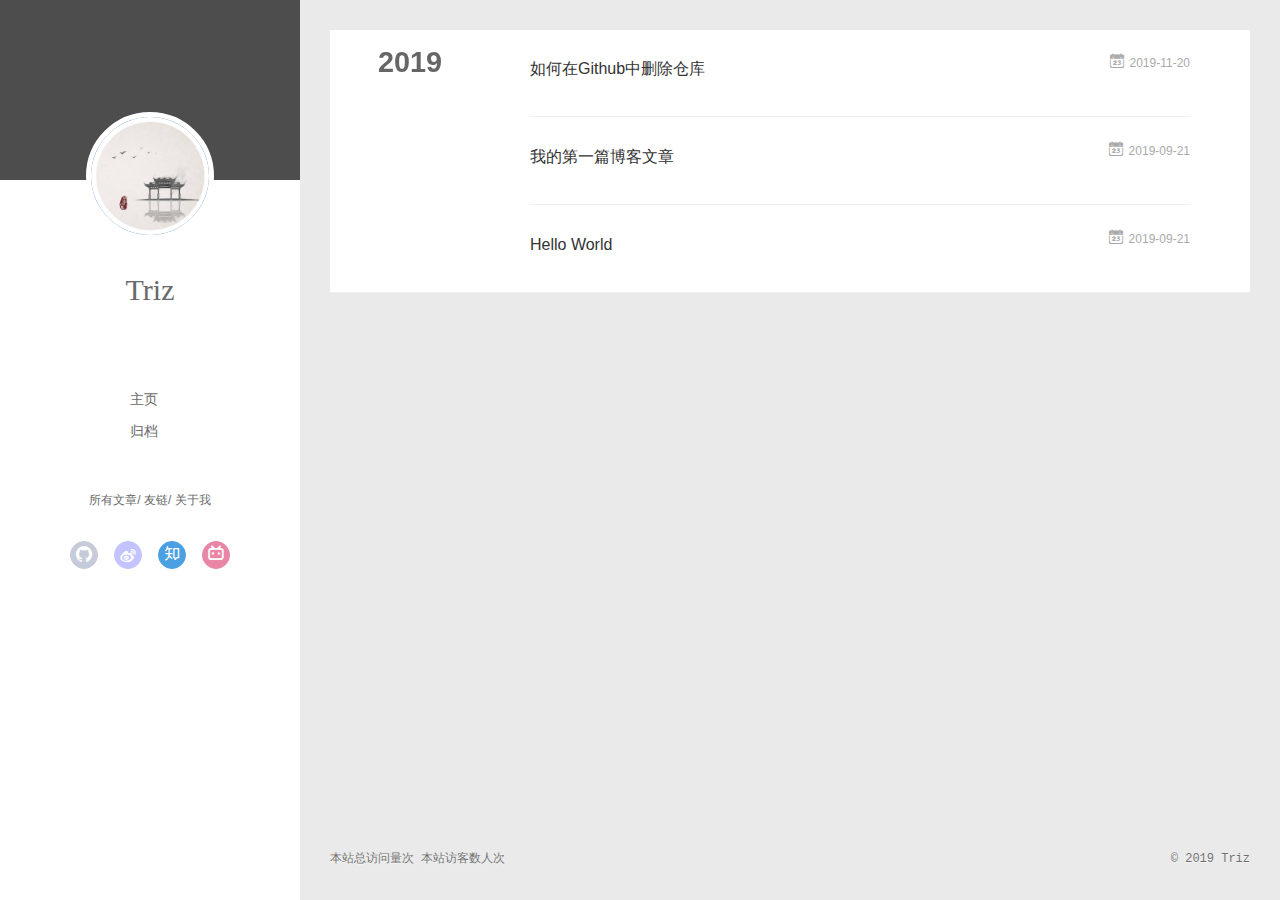
<file: archives/index.html>
<!DOCTYPE html>
<html>
<head><meta name="generator" content="Hexo 3.9.0">
  <meta charset="utf-8">
  
  <meta name="renderer" content="webkit">
  <meta http-equiv="X-UA-Compatible" content="IE=edge">
  <link rel="dns-prefetch" href="http://yoursite.com">
  <title>Archives | 晴岚阁</title>
  <meta name="viewport" content="width=device-width, initial-scale=1, maximum-scale=1">
  <meta property="og:type" content="website">
<meta property="og:title" content="晴岚阁">
<meta property="og:url" content="http://yoursite.com/archives/index.html">
<meta property="og:site_name" content="晴岚阁">
<meta property="og:locale" content="zh-CN">
<meta name="twitter:card" content="summary">
<meta name="twitter:title" content="晴岚阁">
  
    <link rel="alternative" href="/atom.xml" title="晴岚阁" type="application/atom+xml">
  
  
    <link rel="icon" href="/favicon.png">
  
  <link rel="stylesheet" type="text/css" href="/./main.0cf68a.css">
  <style type="text/css">
  
    #container.show {
      background: linear-gradient(200deg,#a0cfe4,#e8c37e);
    }
  </style>
  

  

</head>
</html>
<body>
  <div id="container" q-class="show:isCtnShow">
    <canvas id="anm-canvas" class="anm-canvas"></canvas>
    <div class="left-col" q-class="show:isShow">
      
<div class="overlay" style="background: #4d4d4d"></div>
<div class="intrude-less">
	<header id="header" class="inner">
		<a href="/" class="profilepic">
			<img src="/img/b.png" class="js-avatar">
		</a>
		<hgroup>
		  <h1 class="header-author"><a href="/">Triz</a></h1>
		</hgroup>
		

		<nav class="header-menu">
			<ul>
			
				<li><a href="/">主页</a></li>
	        
				<li><a href="/archives/index.html">归档</a></li>
	        
			</ul>
		</nav>
		<nav class="header-smart-menu">
    		
    			
    			<a q-on="click: openSlider(e, 'innerArchive')" href="javascript:void(0)">所有文章</a>
    			
            
    			
    			<a q-on="click: openSlider(e, 'friends')" href="javascript:void(0)">友链</a>
    			
            
    			
    			<a q-on="click: openSlider(e, 'aboutme')" href="javascript:void(0)">关于我</a>
    			
            
		</nav>
		<nav class="header-nav">
			<div class="social">
				
					<a class="github" target="_blank" href="  https://github.com/Triz-X  " title="github"><i class="icon-github"></i></a>
		        
					<a class="weibo" target="_blank" href=" https://weibo.com/5517064871/profile?rightmod=1&wvr=6&mod=personinfo&is_all=1 " title="weibo"><i class="icon-weibo"></i></a>
		        
					<a class="zhihu" target="_blank" href=" https://www.zhihu.com/people/zhangcong-36/activities " title="zhihu"><i class="icon-zhihu"></i></a>
		        
					<a class="bilibili" target="_blank" href=" https://space.bilibili.com/416850770 " title="bilibili"><i class="icon-bilibili"></i></a>
		        
			</div>
		</nav>
	</header>		
</div>

    </div>
    <div class="mid-col" q-class="show:isShow,hide:isShow|isFalse">
      
<nav id="mobile-nav">
  	<div class="overlay js-overlay" style="background: #4d4d4d"></div>
	<div class="btnctn js-mobile-btnctn">
  		<div class="slider-trigger list" q-on="click: openSlider(e)"><i class="icon icon-sort"></i></div>
	</div>
	<div class="intrude-less">
		<header id="header" class="inner">
			<div class="profilepic">
				<img src="/img/b.png" class="js-avatar">
			</div>
			<hgroup>
			  <h1 class="header-author js-header-author">Triz</h1>
			</hgroup>
			
			
			
				
			
				
			
			
			
			<nav class="header-nav">
				<div class="social">
					
						<a class="github" target="_blank" href="  https://github.com/Triz-X  " title="github"><i class="icon-github"></i></a>
			        
						<a class="weibo" target="_blank" href=" https://weibo.com/5517064871/profile?rightmod=1&wvr=6&mod=personinfo&is_all=1 " title="weibo"><i class="icon-weibo"></i></a>
			        
						<a class="zhihu" target="_blank" href=" https://www.zhihu.com/people/zhangcong-36/activities " title="zhihu"><i class="icon-zhihu"></i></a>
			        
						<a class="bilibili" target="_blank" href=" https://space.bilibili.com/416850770 " title="bilibili"><i class="icon-bilibili"></i></a>
			        
				</div>
			</nav>

			<nav class="header-menu js-header-menu">
				<ul style="width: 50%">
				
				
					<li style="width: 50%"><a href="/">主页</a></li>
		        
					<li style="width: 50%"><a href="/archives/index.html">归档</a></li>
		        
				</ul>
			</nav>
		</header>				
	</div>
	<div class="mobile-mask" style="display:none" q-show="isShow"></div>
</nav>

      <div id="wrapper" class="body-wrap">
        <div class="menu-l">
          <div class="canvas-wrap">
            <canvas data-colors="#eaeaea" data-sectionHeight="100" data-contentId="js-content" id="myCanvas1" class="anm-canvas"></canvas>
          </div>
          <div id="js-content" class="content-ll">
            
  
  
    
    
      
      
      <section class="archives-wrap">
        <div class="archive-year-wrap">
          <a href="/archives/2019" class="archive-year">2019</a>
        </div>
        <div class="archives">
    
    <article class="archive-article archive-type-post">
  <div class="archive-article-inner">
    <header class="archive-article-header">
      	<div class="article-meta">
	      	<a href="/2019/11/20/如何在Github中删除仓库/" class="archive-article-date">
  	<time datetime="2019-11-20T06:45:36.000Z" itemprop="datePublished"><i class="icon-calendar icon"></i>2019-11-20</time>
</a>
        </div>
    	 
  
    <h1 itemprop="name">
      <a class="archive-article-title" href="/2019/11/20/如何在Github中删除仓库/">如何在Github中删除仓库</a>
    </h1>
  

        <div class="article-info info-on-right">
          
          

        </div>
        <div class="clearfix"></div>
    </header>
  </div>
</article>
  
    
    
    <article class="archive-article archive-type-post">
  <div class="archive-article-inner">
    <header class="archive-article-header">
      	<div class="article-meta">
	      	<a href="/2019/09/21/我的第一篇博客文章/" class="archive-article-date">
  	<time datetime="2019-09-20T18:14:03.000Z" itemprop="datePublished"><i class="icon-calendar icon"></i>2019-09-21</time>
</a>
        </div>
    	 
  
    <h1 itemprop="name">
      <a class="archive-article-title" href="/2019/09/21/我的第一篇博客文章/">我的第一篇博客文章</a>
    </h1>
  

        <div class="article-info info-on-right">
          
          

        </div>
        <div class="clearfix"></div>
    </header>
  </div>
</article>
  
    
    
    <article class="archive-article archive-type-post">
  <div class="archive-article-inner">
    <header class="archive-article-header">
      	<div class="article-meta">
	      	<a href="/2019/09/21/hello-world/" class="archive-article-date">
  	<time datetime="2019-09-20T18:05:13.910Z" itemprop="datePublished"><i class="icon-calendar icon"></i>2019-09-21</time>
</a>
        </div>
    	 
  
    <h1 itemprop="name">
      <a class="archive-article-title" href="/2019/09/21/hello-world/">Hello World</a>
    </h1>
  

        <div class="article-info info-on-right">
          
          

        </div>
        <div class="clearfix"></div>
    </header>
  </div>
</article>
  
  
    </div></section>
  

    


          </div>
        </div>
      </div>
      <footer id="footer">
  <div class="outer">
    <div id="footer-info">
    	<div class="footer-right">
    		&copy; 2019 Triz
    	</div>
      	<div class="footer-left">
	   <span id="busuanzi_container_site_pv">    本站总访问量<span id="busuanzi_value_site_pv"></span>次</span>
                    <span id="busuanzi_container_site_uv">  本站访客数<span id="busuanzi_value_site_uv"></span>人次</span>
      	</div>
    </div>
  </div>
</footer>
    </div>
    <script>
	var yiliaConfig = {
		mathjax: false,
		isHome: false,
		isPost: false,
		isArchive: true,
		isTag: false,
		isCategory: false,
		open_in_new: false,
		toc_hide_index: true,
		root: "/",
		innerArchive: true,
		showTags: false
	}
</script>


<script>!function(t){function n(e){if(r[e])return r[e].exports;var i=r[e]={exports:{},id:e,loaded:!1};return t[e].call(i.exports,i,i.exports,n),i.loaded=!0,i.exports}var r={};n.m=t,n.c=r,n.p="./",n(0)}([function(t,n,r){r(195),t.exports=r(191)},function(t,n,r){var e=r(3),i=r(52),o=r(27),u=r(28),c=r(53),f="prototype",a=function(t,n,r){var s,l,h,v,p=t&a.F,d=t&a.G,y=t&a.S,g=t&a.P,b=t&a.B,m=d?e:y?e[n]||(e[n]={}):(e[n]||{})[f],x=d?i:i[n]||(i[n]={}),w=x[f]||(x[f]={});d&&(r=n);for(s in r)l=!p&&m&&void 0!==m[s],h=(l?m:r)[s],v=b&&l?c(h,e):g&&"function"==typeof h?c(Function.call,h):h,m&&u(m,s,h,t&a.U),x[s]!=h&&o(x,s,v),g&&w[s]!=h&&(w[s]=h)};e.core=i,a.F=1,a.G=2,a.S=4,a.P=8,a.B=16,a.W=32,a.U=64,a.R=128,t.exports=a},function(t,n,r){var e=r(6);t.exports=function(t){if(!e(t))throw TypeError(t+" is not an object!");return t}},function(t,n){var r=t.exports="undefined"!=typeof window&&window.Math==Math?window:"undefined"!=typeof self&&self.Math==Math?self:Function("return this")();"number"==typeof __g&&(__g=r)},function(t,n){t.exports=function(t){try{return!!t()}catch(t){return!0}}},function(t,n){var r=t.exports="undefined"!=typeof window&&window.Math==Math?window:"undefined"!=typeof self&&self.Math==Math?self:Function("return this")();"number"==typeof __g&&(__g=r)},function(t,n){t.exports=function(t){return"object"==typeof t?null!==t:"function"==typeof t}},function(t,n,r){var e=r(126)("wks"),i=r(76),o=r(3).Symbol,u="function"==typeof o;(t.exports=function(t){return e[t]||(e[t]=u&&o[t]||(u?o:i)("Symbol."+t))}).store=e},function(t,n){var r={}.hasOwnProperty;t.exports=function(t,n){return r.call(t,n)}},function(t,n,r){var e=r(94),i=r(33);t.exports=function(t){return e(i(t))}},function(t,n,r){t.exports=!r(4)(function(){return 7!=Object.defineProperty({},"a",{get:function(){return 7}}).a})},function(t,n,r){var e=r(2),i=r(167),o=r(50),u=Object.defineProperty;n.f=r(10)?Object.defineProperty:function(t,n,r){if(e(t),n=o(n,!0),e(r),i)try{return u(t,n,r)}catch(t){}if("get"in r||"set"in r)throw TypeError("Accessors not supported!");return"value"in r&&(t[n]=r.value),t}},function(t,n,r){t.exports=!r(18)(function(){return 7!=Object.defineProperty({},"a",{get:function(){return 7}}).a})},function(t,n,r){var e=r(14),i=r(22);t.exports=r(12)?function(t,n,r){return e.f(t,n,i(1,r))}:function(t,n,r){return t[n]=r,t}},function(t,n,r){var e=r(20),i=r(58),o=r(42),u=Object.defineProperty;n.f=r(12)?Object.defineProperty:function(t,n,r){if(e(t),n=o(n,!0),e(r),i)try{return u(t,n,r)}catch(t){}if("get"in r||"set"in r)throw TypeError("Accessors not supported!");return"value"in r&&(t[n]=r.value),t}},function(t,n,r){var e=r(40)("wks"),i=r(23),o=r(5).Symbol,u="function"==typeof o;(t.exports=function(t){return e[t]||(e[t]=u&&o[t]||(u?o:i)("Symbol."+t))}).store=e},function(t,n,r){var e=r(67),i=Math.min;t.exports=function(t){return t>0?i(e(t),9007199254740991):0}},function(t,n,r){var e=r(46);t.exports=function(t){return Object(e(t))}},function(t,n){t.exports=function(t){try{return!!t()}catch(t){return!0}}},function(t,n,r){var e=r(63),i=r(34);t.exports=Object.keys||function(t){return e(t,i)}},function(t,n,r){var e=r(21);t.exports=function(t){if(!e(t))throw TypeError(t+" is not an object!");return t}},function(t,n){t.exports=function(t){return"object"==typeof t?null!==t:"function"==typeof t}},function(t,n){t.exports=function(t,n){return{enumerable:!(1&t),configurable:!(2&t),writable:!(4&t),value:n}}},function(t,n){var r=0,e=Math.random();t.exports=function(t){return"Symbol(".concat(void 0===t?"":t,")_",(++r+e).toString(36))}},function(t,n){var r={}.hasOwnProperty;t.exports=function(t,n){return r.call(t,n)}},function(t,n){var r=t.exports={version:"2.4.0"};"number"==typeof __e&&(__e=r)},function(t,n){t.exports=function(t){if("function"!=typeof t)throw TypeError(t+" is not a function!");return t}},function(t,n,r){var e=r(11),i=r(66);t.exports=r(10)?function(t,n,r){return e.f(t,n,i(1,r))}:function(t,n,r){return t[n]=r,t}},function(t,n,r){var e=r(3),i=r(27),o=r(24),u=r(76)("src"),c="toString",f=Function[c],a=(""+f).split(c);r(52).inspectSource=function(t){return f.call(t)},(t.exports=function(t,n,r,c){var f="function"==typeof r;f&&(o(r,"name")||i(r,"name",n)),t[n]!==r&&(f&&(o(r,u)||i(r,u,t[n]?""+t[n]:a.join(String(n)))),t===e?t[n]=r:c?t[n]?t[n]=r:i(t,n,r):(delete t[n],i(t,n,r)))})(Function.prototype,c,function(){return"function"==typeof this&&this[u]||f.call(this)})},function(t,n,r){var e=r(1),i=r(4),o=r(46),u=function(t,n,r,e){var i=String(o(t)),u="<"+n;return""!==r&&(u+=" "+r+'="'+String(e).replace(/"/g,"&quot;")+'"'),u+">"+i+"</"+n+">"};t.exports=function(t,n){var r={};r[t]=n(u),e(e.P+e.F*i(function(){var n=""[t]('"');return n!==n.toLowerCase()||n.split('"').length>3}),"String",r)}},function(t,n,r){var e=r(115),i=r(46);t.exports=function(t){return e(i(t))}},function(t,n,r){var e=r(116),i=r(66),o=r(30),u=r(50),c=r(24),f=r(167),a=Object.getOwnPropertyDescriptor;n.f=r(10)?a:function(t,n){if(t=o(t),n=u(n,!0),f)try{return a(t,n)}catch(t){}if(c(t,n))return i(!e.f.call(t,n),t[n])}},function(t,n,r){var e=r(24),i=r(17),o=r(145)("IE_PROTO"),u=Object.prototype;t.exports=Object.getPrototypeOf||function(t){return t=i(t),e(t,o)?t[o]:"function"==typeof t.constructor&&t instanceof t.constructor?t.constructor.prototype:t instanceof Object?u:null}},function(t,n){t.exports=function(t){if(void 0==t)throw TypeError("Can't call method on  "+t);return t}},function(t,n){t.exports="constructor,hasOwnProperty,isPrototypeOf,propertyIsEnumerable,toLocaleString,toString,valueOf".split(",")},function(t,n){t.exports={}},function(t,n){t.exports=!0},function(t,n){n.f={}.propertyIsEnumerable},function(t,n,r){var e=r(14).f,i=r(8),o=r(15)("toStringTag");t.exports=function(t,n,r){t&&!i(t=r?t:t.prototype,o)&&e(t,o,{configurable:!0,value:n})}},function(t,n,r){var e=r(40)("keys"),i=r(23);t.exports=function(t){return e[t]||(e[t]=i(t))}},function(t,n,r){var e=r(5),i="__core-js_shared__",o=e[i]||(e[i]={});t.exports=function(t){return o[t]||(o[t]={})}},function(t,n){var r=Math.ceil,e=Math.floor;t.exports=function(t){return isNaN(t=+t)?0:(t>0?e:r)(t)}},function(t,n,r){var e=r(21);t.exports=function(t,n){if(!e(t))return t;var r,i;if(n&&"function"==typeof(r=t.toString)&&!e(i=r.call(t)))return i;if("function"==typeof(r=t.valueOf)&&!e(i=r.call(t)))return i;if(!n&&"function"==typeof(r=t.toString)&&!e(i=r.call(t)))return i;throw TypeError("Can't convert object to primitive value")}},function(t,n,r){var e=r(5),i=r(25),o=r(36),u=r(44),c=r(14).f;t.exports=function(t){var n=i.Symbol||(i.Symbol=o?{}:e.Symbol||{});"_"==t.charAt(0)||t in n||c(n,t,{value:u.f(t)})}},function(t,n,r){n.f=r(15)},function(t,n){var r={}.toString;t.exports=function(t){return r.call(t).slice(8,-1)}},function(t,n){t.exports=function(t){if(void 0==t)throw TypeError("Can't call method on  "+t);return t}},function(t,n,r){var e=r(4);t.exports=function(t,n){return!!t&&e(function(){n?t.call(null,function(){},1):t.call(null)})}},function(t,n,r){var e=r(53),i=r(115),o=r(17),u=r(16),c=r(203);t.exports=function(t,n){var r=1==t,f=2==t,a=3==t,s=4==t,l=6==t,h=5==t||l,v=n||c;return function(n,c,p){for(var d,y,g=o(n),b=i(g),m=e(c,p,3),x=u(b.length),w=0,S=r?v(n,x):f?v(n,0):void 0;x>w;w++)if((h||w in b)&&(d=b[w],y=m(d,w,g),t))if(r)S[w]=y;else if(y)switch(t){case 3:return!0;case 5:return d;case 6:return w;case 2:S.push(d)}else if(s)return!1;return l?-1:a||s?s:S}}},function(t,n,r){var e=r(1),i=r(52),o=r(4);t.exports=function(t,n){var r=(i.Object||{})[t]||Object[t],u={};u[t]=n(r),e(e.S+e.F*o(function(){r(1)}),"Object",u)}},function(t,n,r){var e=r(6);t.exports=function(t,n){if(!e(t))return t;var r,i;if(n&&"function"==typeof(r=t.toString)&&!e(i=r.call(t)))return i;if("function"==typeof(r=t.valueOf)&&!e(i=r.call(t)))return i;if(!n&&"function"==typeof(r=t.toString)&&!e(i=r.call(t)))return i;throw TypeError("Can't convert object to primitive value")}},function(t,n,r){var e=r(5),i=r(25),o=r(91),u=r(13),c="prototype",f=function(t,n,r){var a,s,l,h=t&f.F,v=t&f.G,p=t&f.S,d=t&f.P,y=t&f.B,g=t&f.W,b=v?i:i[n]||(i[n]={}),m=b[c],x=v?e:p?e[n]:(e[n]||{})[c];v&&(r=n);for(a in r)(s=!h&&x&&void 0!==x[a])&&a in b||(l=s?x[a]:r[a],b[a]=v&&"function"!=typeof x[a]?r[a]:y&&s?o(l,e):g&&x[a]==l?function(t){var n=function(n,r,e){if(this instanceof t){switch(arguments.length){case 0:return new t;case 1:return new t(n);case 2:return new t(n,r)}return new t(n,r,e)}return t.apply(this,arguments)};return n[c]=t[c],n}(l):d&&"function"==typeof l?o(Function.call,l):l,d&&((b.virtual||(b.virtual={}))[a]=l,t&f.R&&m&&!m[a]&&u(m,a,l)))};f.F=1,f.G=2,f.S=4,f.P=8,f.B=16,f.W=32,f.U=64,f.R=128,t.exports=f},function(t,n){var r=t.exports={version:"2.4.0"};"number"==typeof __e&&(__e=r)},function(t,n,r){var e=r(26);t.exports=function(t,n,r){if(e(t),void 0===n)return t;switch(r){case 1:return function(r){return t.call(n,r)};case 2:return function(r,e){return t.call(n,r,e)};case 3:return function(r,e,i){return t.call(n,r,e,i)}}return function(){return t.apply(n,arguments)}}},function(t,n,r){var e=r(183),i=r(1),o=r(126)("metadata"),u=o.store||(o.store=new(r(186))),c=function(t,n,r){var i=u.get(t);if(!i){if(!r)return;u.set(t,i=new e)}var o=i.get(n);if(!o){if(!r)return;i.set(n,o=new e)}return o},f=function(t,n,r){var e=c(n,r,!1);return void 0!==e&&e.has(t)},a=function(t,n,r){var e=c(n,r,!1);return void 0===e?void 0:e.get(t)},s=function(t,n,r,e){c(r,e,!0).set(t,n)},l=function(t,n){var r=c(t,n,!1),e=[];return r&&r.forEach(function(t,n){e.push(n)}),e},h=function(t){return void 0===t||"symbol"==typeof t?t:String(t)},v=function(t){i(i.S,"Reflect",t)};t.exports={store:u,map:c,has:f,get:a,set:s,keys:l,key:h,exp:v}},function(t,n,r){"use strict";if(r(10)){var e=r(69),i=r(3),o=r(4),u=r(1),c=r(127),f=r(152),a=r(53),s=r(68),l=r(66),h=r(27),v=r(73),p=r(67),d=r(16),y=r(75),g=r(50),b=r(24),m=r(180),x=r(114),w=r(6),S=r(17),_=r(137),O=r(70),E=r(32),P=r(71).f,j=r(154),F=r(76),M=r(7),A=r(48),N=r(117),T=r(146),I=r(155),k=r(80),L=r(123),R=r(74),C=r(130),D=r(160),U=r(11),W=r(31),G=U.f,B=W.f,V=i.RangeError,z=i.TypeError,q=i.Uint8Array,K="ArrayBuffer",J="Shared"+K,Y="BYTES_PER_ELEMENT",H="prototype",$=Array[H],X=f.ArrayBuffer,Q=f.DataView,Z=A(0),tt=A(2),nt=A(3),rt=A(4),et=A(5),it=A(6),ot=N(!0),ut=N(!1),ct=I.values,ft=I.keys,at=I.entries,st=$.lastIndexOf,lt=$.reduce,ht=$.reduceRight,vt=$.join,pt=$.sort,dt=$.slice,yt=$.toString,gt=$.toLocaleString,bt=M("iterator"),mt=M("toStringTag"),xt=F("typed_constructor"),wt=F("def_constructor"),St=c.CONSTR,_t=c.TYPED,Ot=c.VIEW,Et="Wrong length!",Pt=A(1,function(t,n){return Tt(T(t,t[wt]),n)}),jt=o(function(){return 1===new q(new Uint16Array([1]).buffer)[0]}),Ft=!!q&&!!q[H].set&&o(function(){new q(1).set({})}),Mt=function(t,n){if(void 0===t)throw z(Et);var r=+t,e=d(t);if(n&&!m(r,e))throw V(Et);return e},At=function(t,n){var r=p(t);if(r<0||r%n)throw V("Wrong offset!");return r},Nt=function(t){if(w(t)&&_t in t)return t;throw z(t+" is not a typed array!")},Tt=function(t,n){if(!(w(t)&&xt in t))throw z("It is not a typed array constructor!");return new t(n)},It=function(t,n){return kt(T(t,t[wt]),n)},kt=function(t,n){for(var r=0,e=n.length,i=Tt(t,e);e>r;)i[r]=n[r++];return i},Lt=function(t,n,r){G(t,n,{get:function(){return this._d[r]}})},Rt=function(t){var n,r,e,i,o,u,c=S(t),f=arguments.length,s=f>1?arguments[1]:void 0,l=void 0!==s,h=j(c);if(void 0!=h&&!_(h)){for(u=h.call(c),e=[],n=0;!(o=u.next()).done;n++)e.push(o.value);c=e}for(l&&f>2&&(s=a(s,arguments[2],2)),n=0,r=d(c.length),i=Tt(this,r);r>n;n++)i[n]=l?s(c[n],n):c[n];return i},Ct=function(){for(var t=0,n=arguments.length,r=Tt(this,n);n>t;)r[t]=arguments[t++];return r},Dt=!!q&&o(function(){gt.call(new q(1))}),Ut=function(){return gt.apply(Dt?dt.call(Nt(this)):Nt(this),arguments)},Wt={copyWithin:function(t,n){return D.call(Nt(this),t,n,arguments.length>2?arguments[2]:void 0)},every:function(t){return rt(Nt(this),t,arguments.length>1?arguments[1]:void 0)},fill:function(t){return C.apply(Nt(this),arguments)},filter:function(t){return It(this,tt(Nt(this),t,arguments.length>1?arguments[1]:void 0))},find:function(t){return et(Nt(this),t,arguments.length>1?arguments[1]:void 0)},findIndex:function(t){return it(Nt(this),t,arguments.length>1?arguments[1]:void 0)},forEach:function(t){Z(Nt(this),t,arguments.length>1?arguments[1]:void 0)},indexOf:function(t){return ut(Nt(this),t,arguments.length>1?arguments[1]:void 0)},includes:function(t){return ot(Nt(this),t,arguments.length>1?arguments[1]:void 0)},join:function(t){return vt.apply(Nt(this),arguments)},lastIndexOf:function(t){return st.apply(Nt(this),arguments)},map:function(t){return Pt(Nt(this),t,arguments.length>1?arguments[1]:void 0)},reduce:function(t){return lt.apply(Nt(this),arguments)},reduceRight:function(t){return ht.apply(Nt(this),arguments)},reverse:function(){for(var t,n=this,r=Nt(n).length,e=Math.floor(r/2),i=0;i<e;)t=n[i],n[i++]=n[--r],n[r]=t;return n},some:function(t){return nt(Nt(this),t,arguments.length>1?arguments[1]:void 0)},sort:function(t){return pt.call(Nt(this),t)},subarray:function(t,n){var r=Nt(this),e=r.length,i=y(t,e);return new(T(r,r[wt]))(r.buffer,r.byteOffset+i*r.BYTES_PER_ELEMENT,d((void 0===n?e:y(n,e))-i))}},Gt=function(t,n){return It(this,dt.call(Nt(this),t,n))},Bt=function(t){Nt(this);var n=At(arguments[1],1),r=this.length,e=S(t),i=d(e.length),o=0;if(i+n>r)throw V(Et);for(;o<i;)this[n+o]=e[o++]},Vt={entries:function(){return at.call(Nt(this))},keys:function(){return ft.call(Nt(this))},values:function(){return ct.call(Nt(this))}},zt=function(t,n){return w(t)&&t[_t]&&"symbol"!=typeof n&&n in t&&String(+n)==String(n)},qt=function(t,n){return zt(t,n=g(n,!0))?l(2,t[n]):B(t,n)},Kt=function(t,n,r){return!(zt(t,n=g(n,!0))&&w(r)&&b(r,"value"))||b(r,"get")||b(r,"set")||r.configurable||b(r,"writable")&&!r.writable||b(r,"enumerable")&&!r.enumerable?G(t,n,r):(t[n]=r.value,t)};St||(W.f=qt,U.f=Kt),u(u.S+u.F*!St,"Object",{getOwnPropertyDescriptor:qt,defineProperty:Kt}),o(function(){yt.call({})})&&(yt=gt=function(){return vt.call(this)});var Jt=v({},Wt);v(Jt,Vt),h(Jt,bt,Vt.values),v(Jt,{slice:Gt,set:Bt,constructor:function(){},toString:yt,toLocaleString:Ut}),Lt(Jt,"buffer","b"),Lt(Jt,"byteOffset","o"),Lt(Jt,"byteLength","l"),Lt(Jt,"length","e"),G(Jt,mt,{get:function(){return this[_t]}}),t.exports=function(t,n,r,f){f=!!f;var a=t+(f?"Clamped":"")+"Array",l="Uint8Array"!=a,v="get"+t,p="set"+t,y=i[a],g=y||{},b=y&&E(y),m=!y||!c.ABV,S={},_=y&&y[H],j=function(t,r){var e=t._d;return e.v[v](r*n+e.o,jt)},F=function(t,r,e){var i=t._d;f&&(e=(e=Math.round(e))<0?0:e>255?255:255&e),i.v[p](r*n+i.o,e,jt)},M=function(t,n){G(t,n,{get:function(){return j(this,n)},set:function(t){return F(this,n,t)},enumerable:!0})};m?(y=r(function(t,r,e,i){s(t,y,a,"_d");var o,u,c,f,l=0,v=0;if(w(r)){if(!(r instanceof X||(f=x(r))==K||f==J))return _t in r?kt(y,r):Rt.call(y,r);o=r,v=At(e,n);var p=r.byteLength;if(void 0===i){if(p%n)throw V(Et);if((u=p-v)<0)throw V(Et)}else if((u=d(i)*n)+v>p)throw V(Et);c=u/n}else c=Mt(r,!0),u=c*n,o=new X(u);for(h(t,"_d",{b:o,o:v,l:u,e:c,v:new Q(o)});l<c;)M(t,l++)}),_=y[H]=O(Jt),h(_,"constructor",y)):L(function(t){new y(null),new y(t)},!0)||(y=r(function(t,r,e,i){s(t,y,a);var o;return w(r)?r instanceof X||(o=x(r))==K||o==J?void 0!==i?new g(r,At(e,n),i):void 0!==e?new g(r,At(e,n)):new g(r):_t in r?kt(y,r):Rt.call(y,r):new g(Mt(r,l))}),Z(b!==Function.prototype?P(g).concat(P(b)):P(g),function(t){t in y||h(y,t,g[t])}),y[H]=_,e||(_.constructor=y));var A=_[bt],N=!!A&&("values"==A.name||void 0==A.name),T=Vt.values;h(y,xt,!0),h(_,_t,a),h(_,Ot,!0),h(_,wt,y),(f?new y(1)[mt]==a:mt in _)||G(_,mt,{get:function(){return a}}),S[a]=y,u(u.G+u.W+u.F*(y!=g),S),u(u.S,a,{BYTES_PER_ELEMENT:n,from:Rt,of:Ct}),Y in _||h(_,Y,n),u(u.P,a,Wt),R(a),u(u.P+u.F*Ft,a,{set:Bt}),u(u.P+u.F*!N,a,Vt),u(u.P+u.F*(_.toString!=yt),a,{toString:yt}),u(u.P+u.F*o(function(){new y(1).slice()}),a,{slice:Gt}),u(u.P+u.F*(o(function(){return[1,2].toLocaleString()!=new y([1,2]).toLocaleString()})||!o(function(){_.toLocaleString.call([1,2])})),a,{toLocaleString:Ut}),k[a]=N?A:T,e||N||h(_,bt,T)}}else t.exports=function(){}},function(t,n){var r={}.toString;t.exports=function(t){return r.call(t).slice(8,-1)}},function(t,n,r){var e=r(21),i=r(5).document,o=e(i)&&e(i.createElement);t.exports=function(t){return o?i.createElement(t):{}}},function(t,n,r){t.exports=!r(12)&&!r(18)(function(){return 7!=Object.defineProperty(r(57)("div"),"a",{get:function(){return 7}}).a})},function(t,n,r){"use strict";var e=r(36),i=r(51),o=r(64),u=r(13),c=r(8),f=r(35),a=r(96),s=r(38),l=r(103),h=r(15)("iterator"),v=!([].keys&&"next"in[].keys()),p="keys",d="values",y=function(){return this};t.exports=function(t,n,r,g,b,m,x){a(r,n,g);var w,S,_,O=function(t){if(!v&&t in F)return F[t];switch(t){case p:case d:return function(){return new r(this,t)}}return function(){return new r(this,t)}},E=n+" Iterator",P=b==d,j=!1,F=t.prototype,M=F[h]||F["@@iterator"]||b&&F[b],A=M||O(b),N=b?P?O("entries"):A:void 0,T="Array"==n?F.entries||M:M;if(T&&(_=l(T.call(new t)))!==Object.prototype&&(s(_,E,!0),e||c(_,h)||u(_,h,y)),P&&M&&M.name!==d&&(j=!0,A=function(){return M.call(this)}),e&&!x||!v&&!j&&F[h]||u(F,h,A),f[n]=A,f[E]=y,b)if(w={values:P?A:O(d),keys:m?A:O(p),entries:N},x)for(S in w)S in F||o(F,S,w[S]);else i(i.P+i.F*(v||j),n,w);return w}},function(t,n,r){var e=r(20),i=r(100),o=r(34),u=r(39)("IE_PROTO"),c=function(){},f="prototype",a=function(){var t,n=r(57)("iframe"),e=o.length;for(n.style.display="none",r(93).appendChild(n),n.src="javascript:",t=n.contentWindow.document,t.open(),t.write("<script>document.F=Object<\/script>"),t.close(),a=t.F;e--;)delete a[f][o[e]];return a()};t.exports=Object.create||function(t,n){var r;return null!==t?(c[f]=e(t),r=new c,c[f]=null,r[u]=t):r=a(),void 0===n?r:i(r,n)}},function(t,n,r){var e=r(63),i=r(34).concat("length","prototype");n.f=Object.getOwnPropertyNames||function(t){return e(t,i)}},function(t,n){n.f=Object.getOwnPropertySymbols},function(t,n,r){var e=r(8),i=r(9),o=r(90)(!1),u=r(39)("IE_PROTO");t.exports=function(t,n){var r,c=i(t),f=0,a=[];for(r in c)r!=u&&e(c,r)&&a.push(r);for(;n.length>f;)e(c,r=n[f++])&&(~o(a,r)||a.push(r));return a}},function(t,n,r){t.exports=r(13)},function(t,n,r){var e=r(76)("meta"),i=r(6),o=r(24),u=r(11).f,c=0,f=Object.isExtensible||function(){return!0},a=!r(4)(function(){return f(Object.preventExtensions({}))}),s=function(t){u(t,e,{value:{i:"O"+ ++c,w:{}}})},l=function(t,n){if(!i(t))return"symbol"==typeof t?t:("string"==typeof t?"S":"P")+t;if(!o(t,e)){if(!f(t))return"F";if(!n)return"E";s(t)}return t[e].i},h=function(t,n){if(!o(t,e)){if(!f(t))return!0;if(!n)return!1;s(t)}return t[e].w},v=function(t){return a&&p.NEED&&f(t)&&!o(t,e)&&s(t),t},p=t.exports={KEY:e,NEED:!1,fastKey:l,getWeak:h,onFreeze:v}},function(t,n){t.exports=function(t,n){return{enumerable:!(1&t),configurable:!(2&t),writable:!(4&t),value:n}}},function(t,n){var r=Math.ceil,e=Math.floor;t.exports=function(t){return isNaN(t=+t)?0:(t>0?e:r)(t)}},function(t,n){t.exports=function(t,n,r,e){if(!(t instanceof n)||void 0!==e&&e in t)throw TypeError(r+": incorrect invocation!");return t}},function(t,n){t.exports=!1},function(t,n,r){var e=r(2),i=r(173),o=r(133),u=r(145)("IE_PROTO"),c=function(){},f="prototype",a=function(){var t,n=r(132)("iframe"),e=o.length;for(n.style.display="none",r(135).appendChild(n),n.src="javascript:",t=n.contentWindow.document,t.open(),t.write("<script>document.F=Object<\/script>"),t.close(),a=t.F;e--;)delete a[f][o[e]];return a()};t.exports=Object.create||function(t,n){var r;return null!==t?(c[f]=e(t),r=new c,c[f]=null,r[u]=t):r=a(),void 0===n?r:i(r,n)}},function(t,n,r){var e=r(175),i=r(133).concat("length","prototype");n.f=Object.getOwnPropertyNames||function(t){return e(t,i)}},function(t,n,r){var e=r(175),i=r(133);t.exports=Object.keys||function(t){return e(t,i)}},function(t,n,r){var e=r(28);t.exports=function(t,n,r){for(var i in n)e(t,i,n[i],r);return t}},function(t,n,r){"use strict";var e=r(3),i=r(11),o=r(10),u=r(7)("species");t.exports=function(t){var n=e[t];o&&n&&!n[u]&&i.f(n,u,{configurable:!0,get:function(){return this}})}},function(t,n,r){var e=r(67),i=Math.max,o=Math.min;t.exports=function(t,n){return t=e(t),t<0?i(t+n,0):o(t,n)}},function(t,n){var r=0,e=Math.random();t.exports=function(t){return"Symbol(".concat(void 0===t?"":t,")_",(++r+e).toString(36))}},function(t,n,r){var e=r(33);t.exports=function(t){return Object(e(t))}},function(t,n,r){var e=r(7)("unscopables"),i=Array.prototype;void 0==i[e]&&r(27)(i,e,{}),t.exports=function(t){i[e][t]=!0}},function(t,n,r){var e=r(53),i=r(169),o=r(137),u=r(2),c=r(16),f=r(154),a={},s={},n=t.exports=function(t,n,r,l,h){var v,p,d,y,g=h?function(){return t}:f(t),b=e(r,l,n?2:1),m=0;if("function"!=typeof g)throw TypeError(t+" is not iterable!");if(o(g)){for(v=c(t.length);v>m;m++)if((y=n?b(u(p=t[m])[0],p[1]):b(t[m]))===a||y===s)return y}else for(d=g.call(t);!(p=d.next()).done;)if((y=i(d,b,p.value,n))===a||y===s)return y};n.BREAK=a,n.RETURN=s},function(t,n){t.exports={}},function(t,n,r){var e=r(11).f,i=r(24),o=r(7)("toStringTag");t.exports=function(t,n,r){t&&!i(t=r?t:t.prototype,o)&&e(t,o,{configurable:!0,value:n})}},function(t,n,r){var e=r(1),i=r(46),o=r(4),u=r(150),c="["+u+"]",f="​",a=RegExp("^"+c+c+"*"),s=RegExp(c+c+"*$"),l=function(t,n,r){var i={},c=o(function(){return!!u[t]()||f[t]()!=f}),a=i[t]=c?n(h):u[t];r&&(i[r]=a),e(e.P+e.F*c,"String",i)},h=l.trim=function(t,n){return t=String(i(t)),1&n&&(t=t.replace(a,"")),2&n&&(t=t.replace(s,"")),t};t.exports=l},function(t,n,r){t.exports={default:r(86),__esModule:!0}},function(t,n,r){t.exports={default:r(87),__esModule:!0}},function(t,n,r){"use strict";function e(t){return t&&t.__esModule?t:{default:t}}n.__esModule=!0;var i=r(84),o=e(i),u=r(83),c=e(u),f="function"==typeof c.default&&"symbol"==typeof o.default?function(t){return typeof t}:function(t){return t&&"function"==typeof c.default&&t.constructor===c.default&&t!==c.default.prototype?"symbol":typeof t};n.default="function"==typeof c.default&&"symbol"===f(o.default)?function(t){return void 0===t?"undefined":f(t)}:function(t){return t&&"function"==typeof c.default&&t.constructor===c.default&&t!==c.default.prototype?"symbol":void 0===t?"undefined":f(t)}},function(t,n,r){r(110),r(108),r(111),r(112),t.exports=r(25).Symbol},function(t,n,r){r(109),r(113),t.exports=r(44).f("iterator")},function(t,n){t.exports=function(t){if("function"!=typeof t)throw TypeError(t+" is not a function!");return t}},function(t,n){t.exports=function(){}},function(t,n,r){var e=r(9),i=r(106),o=r(105);t.exports=function(t){return function(n,r,u){var c,f=e(n),a=i(f.length),s=o(u,a);if(t&&r!=r){for(;a>s;)if((c=f[s++])!=c)return!0}else for(;a>s;s++)if((t||s in f)&&f[s]===r)return t||s||0;return!t&&-1}}},function(t,n,r){var e=r(88);t.exports=function(t,n,r){if(e(t),void 0===n)return t;switch(r){case 1:return function(r){return t.call(n,r)};case 2:return function(r,e){return t.call(n,r,e)};case 3:return function(r,e,i){return t.call(n,r,e,i)}}return function(){return t.apply(n,arguments)}}},function(t,n,r){var e=r(19),i=r(62),o=r(37);t.exports=function(t){var n=e(t),r=i.f;if(r)for(var u,c=r(t),f=o.f,a=0;c.length>a;)f.call(t,u=c[a++])&&n.push(u);return n}},function(t,n,r){t.exports=r(5).document&&document.documentElement},function(t,n,r){var e=r(56);t.exports=Object("z").propertyIsEnumerable(0)?Object:function(t){return"String"==e(t)?t.split(""):Object(t)}},function(t,n,r){var e=r(56);t.exports=Array.isArray||function(t){return"Array"==e(t)}},function(t,n,r){"use strict";var e=r(60),i=r(22),o=r(38),u={};r(13)(u,r(15)("iterator"),function(){return this}),t.exports=function(t,n,r){t.prototype=e(u,{next:i(1,r)}),o(t,n+" Iterator")}},function(t,n){t.exports=function(t,n){return{value:n,done:!!t}}},function(t,n,r){var e=r(19),i=r(9);t.exports=function(t,n){for(var r,o=i(t),u=e(o),c=u.length,f=0;c>f;)if(o[r=u[f++]]===n)return r}},function(t,n,r){var e=r(23)("meta"),i=r(21),o=r(8),u=r(14).f,c=0,f=Object.isExtensible||function(){return!0},a=!r(18)(function(){return f(Object.preventExtensions({}))}),s=function(t){u(t,e,{value:{i:"O"+ ++c,w:{}}})},l=function(t,n){if(!i(t))return"symbol"==typeof t?t:("string"==typeof t?"S":"P")+t;if(!o(t,e)){if(!f(t))return"F";if(!n)return"E";s(t)}return t[e].i},h=function(t,n){if(!o(t,e)){if(!f(t))return!0;if(!n)return!1;s(t)}return t[e].w},v=function(t){return a&&p.NEED&&f(t)&&!o(t,e)&&s(t),t},p=t.exports={KEY:e,NEED:!1,fastKey:l,getWeak:h,onFreeze:v}},function(t,n,r){var e=r(14),i=r(20),o=r(19);t.exports=r(12)?Object.defineProperties:function(t,n){i(t);for(var r,u=o(n),c=u.length,f=0;c>f;)e.f(t,r=u[f++],n[r]);return t}},function(t,n,r){var e=r(37),i=r(22),o=r(9),u=r(42),c=r(8),f=r(58),a=Object.getOwnPropertyDescriptor;n.f=r(12)?a:function(t,n){if(t=o(t),n=u(n,!0),f)try{return a(t,n)}catch(t){}if(c(t,n))return i(!e.f.call(t,n),t[n])}},function(t,n,r){var e=r(9),i=r(61).f,o={}.toString,u="object"==typeof window&&window&&Object.getOwnPropertyNames?Object.getOwnPropertyNames(window):[],c=function(t){try{return i(t)}catch(t){return u.slice()}};t.exports.f=function(t){return u&&"[object Window]"==o.call(t)?c(t):i(e(t))}},function(t,n,r){var e=r(8),i=r(77),o=r(39)("IE_PROTO"),u=Object.prototype;t.exports=Object.getPrototypeOf||function(t){return t=i(t),e(t,o)?t[o]:"function"==typeof t.constructor&&t instanceof t.constructor?t.constructor.prototype:t instanceof Object?u:null}},function(t,n,r){var e=r(41),i=r(33);t.exports=function(t){return function(n,r){var o,u,c=String(i(n)),f=e(r),a=c.length;return f<0||f>=a?t?"":void 0:(o=c.charCodeAt(f),o<55296||o>56319||f+1===a||(u=c.charCodeAt(f+1))<56320||u>57343?t?c.charAt(f):o:t?c.slice(f,f+2):u-56320+(o-55296<<10)+65536)}}},function(t,n,r){var e=r(41),i=Math.max,o=Math.min;t.exports=function(t,n){return t=e(t),t<0?i(t+n,0):o(t,n)}},function(t,n,r){var e=r(41),i=Math.min;t.exports=function(t){return t>0?i(e(t),9007199254740991):0}},function(t,n,r){"use strict";var e=r(89),i=r(97),o=r(35),u=r(9);t.exports=r(59)(Array,"Array",function(t,n){this._t=u(t),this._i=0,this._k=n},function(){var t=this._t,n=this._k,r=this._i++;return!t||r>=t.length?(this._t=void 0,i(1)):"keys"==n?i(0,r):"values"==n?i(0,t[r]):i(0,[r,t[r]])},"values"),o.Arguments=o.Array,e("keys"),e("values"),e("entries")},function(t,n){},function(t,n,r){"use strict";var e=r(104)(!0);r(59)(String,"String",function(t){this._t=String(t),this._i=0},function(){var t,n=this._t,r=this._i;return r>=n.length?{value:void 0,done:!0}:(t=e(n,r),this._i+=t.length,{value:t,done:!1})})},function(t,n,r){"use strict";var e=r(5),i=r(8),o=r(12),u=r(51),c=r(64),f=r(99).KEY,a=r(18),s=r(40),l=r(38),h=r(23),v=r(15),p=r(44),d=r(43),y=r(98),g=r(92),b=r(95),m=r(20),x=r(9),w=r(42),S=r(22),_=r(60),O=r(102),E=r(101),P=r(14),j=r(19),F=E.f,M=P.f,A=O.f,N=e.Symbol,T=e.JSON,I=T&&T.stringify,k="prototype",L=v("_hidden"),R=v("toPrimitive"),C={}.propertyIsEnumerable,D=s("symbol-registry"),U=s("symbols"),W=s("op-symbols"),G=Object[k],B="function"==typeof N,V=e.QObject,z=!V||!V[k]||!V[k].findChild,q=o&&a(function(){return 7!=_(M({},"a",{get:function(){return M(this,"a",{value:7}).a}})).a})?function(t,n,r){var e=F(G,n);e&&delete G[n],M(t,n,r),e&&t!==G&&M(G,n,e)}:M,K=function(t){var n=U[t]=_(N[k]);return n._k=t,n},J=B&&"symbol"==typeof N.iterator?function(t){return"symbol"==typeof t}:function(t){return t instanceof N},Y=function(t,n,r){return t===G&&Y(W,n,r),m(t),n=w(n,!0),m(r),i(U,n)?(r.enumerable?(i(t,L)&&t[L][n]&&(t[L][n]=!1),r=_(r,{enumerable:S(0,!1)})):(i(t,L)||M(t,L,S(1,{})),t[L][n]=!0),q(t,n,r)):M(t,n,r)},H=function(t,n){m(t);for(var r,e=g(n=x(n)),i=0,o=e.length;o>i;)Y(t,r=e[i++],n[r]);return t},$=function(t,n){return void 0===n?_(t):H(_(t),n)},X=function(t){var n=C.call(this,t=w(t,!0));return!(this===G&&i(U,t)&&!i(W,t))&&(!(n||!i(this,t)||!i(U,t)||i(this,L)&&this[L][t])||n)},Q=function(t,n){if(t=x(t),n=w(n,!0),t!==G||!i(U,n)||i(W,n)){var r=F(t,n);return!r||!i(U,n)||i(t,L)&&t[L][n]||(r.enumerable=!0),r}},Z=function(t){for(var n,r=A(x(t)),e=[],o=0;r.length>o;)i(U,n=r[o++])||n==L||n==f||e.push(n);return e},tt=function(t){for(var n,r=t===G,e=A(r?W:x(t)),o=[],u=0;e.length>u;)!i(U,n=e[u++])||r&&!i(G,n)||o.push(U[n]);return o};B||(N=function(){if(this instanceof N)throw TypeError("Symbol is not a constructor!");var t=h(arguments.length>0?arguments[0]:void 0),n=function(r){this===G&&n.call(W,r),i(this,L)&&i(this[L],t)&&(this[L][t]=!1),q(this,t,S(1,r))};return o&&z&&q(G,t,{configurable:!0,set:n}),K(t)},c(N[k],"toString",function(){return this._k}),E.f=Q,P.f=Y,r(61).f=O.f=Z,r(37).f=X,r(62).f=tt,o&&!r(36)&&c(G,"propertyIsEnumerable",X,!0),p.f=function(t){return K(v(t))}),u(u.G+u.W+u.F*!B,{Symbol:N});for(var nt="hasInstance,isConcatSpreadable,iterator,match,replace,search,species,split,toPrimitive,toStringTag,unscopables".split(","),rt=0;nt.length>rt;)v(nt[rt++]);for(var nt=j(v.store),rt=0;nt.length>rt;)d(nt[rt++]);u(u.S+u.F*!B,"Symbol",{for:function(t){return i(D,t+="")?D[t]:D[t]=N(t)},keyFor:function(t){if(J(t))return y(D,t);throw TypeError(t+" is not a symbol!")},useSetter:function(){z=!0},useSimple:function(){z=!1}}),u(u.S+u.F*!B,"Object",{create:$,defineProperty:Y,defineProperties:H,getOwnPropertyDescriptor:Q,getOwnPropertyNames:Z,getOwnPropertySymbols:tt}),T&&u(u.S+u.F*(!B||a(function(){var t=N();return"[null]"!=I([t])||"{}"!=I({a:t})||"{}"!=I(Object(t))})),"JSON",{stringify:function(t){if(void 0!==t&&!J(t)){for(var n,r,e=[t],i=1;arguments.length>i;)e.push(arguments[i++]);return n=e[1],"function"==typeof n&&(r=n),!r&&b(n)||(n=function(t,n){if(r&&(n=r.call(this,t,n)),!J(n))return n}),e[1]=n,I.apply(T,e)}}}),N[k][R]||r(13)(N[k],R,N[k].valueOf),l(N,"Symbol"),l(Math,"Math",!0),l(e.JSON,"JSON",!0)},function(t,n,r){r(43)("asyncIterator")},function(t,n,r){r(43)("observable")},function(t,n,r){r(107);for(var e=r(5),i=r(13),o=r(35),u=r(15)("toStringTag"),c=["NodeList","DOMTokenList","MediaList","StyleSheetList","CSSRuleList"],f=0;f<5;f++){var a=c[f],s=e[a],l=s&&s.prototype;l&&!l[u]&&i(l,u,a),o[a]=o.Array}},function(t,n,r){var e=r(45),i=r(7)("toStringTag"),o="Arguments"==e(function(){return arguments}()),u=function(t,n){try{return t[n]}catch(t){}};t.exports=function(t){var n,r,c;return void 0===t?"Undefined":null===t?"Null":"string"==typeof(r=u(n=Object(t),i))?r:o?e(n):"Object"==(c=e(n))&&"function"==typeof n.callee?"Arguments":c}},function(t,n,r){var e=r(45);t.exports=Object("z").propertyIsEnumerable(0)?Object:function(t){return"String"==e(t)?t.split(""):Object(t)}},function(t,n){n.f={}.propertyIsEnumerable},function(t,n,r){var e=r(30),i=r(16),o=r(75);t.exports=function(t){return function(n,r,u){var c,f=e(n),a=i(f.length),s=o(u,a);if(t&&r!=r){for(;a>s;)if((c=f[s++])!=c)return!0}else for(;a>s;s++)if((t||s in f)&&f[s]===r)return t||s||0;return!t&&-1}}},function(t,n,r){"use strict";var e=r(3),i=r(1),o=r(28),u=r(73),c=r(65),f=r(79),a=r(68),s=r(6),l=r(4),h=r(123),v=r(81),p=r(136);t.exports=function(t,n,r,d,y,g){var b=e[t],m=b,x=y?"set":"add",w=m&&m.prototype,S={},_=function(t){var n=w[t];o(w,t,"delete"==t?function(t){return!(g&&!s(t))&&n.call(this,0===t?0:t)}:"has"==t?function(t){return!(g&&!s(t))&&n.call(this,0===t?0:t)}:"get"==t?function(t){return g&&!s(t)?void 0:n.call(this,0===t?0:t)}:"add"==t?function(t){return n.call(this,0===t?0:t),this}:function(t,r){return n.call(this,0===t?0:t,r),this})};if("function"==typeof m&&(g||w.forEach&&!l(function(){(new m).entries().next()}))){var O=new m,E=O[x](g?{}:-0,1)!=O,P=l(function(){O.has(1)}),j=h(function(t){new m(t)}),F=!g&&l(function(){for(var t=new m,n=5;n--;)t[x](n,n);return!t.has(-0)});j||(m=n(function(n,r){a(n,m,t);var e=p(new b,n,m);return void 0!=r&&f(r,y,e[x],e),e}),m.prototype=w,w.constructor=m),(P||F)&&(_("delete"),_("has"),y&&_("get")),(F||E)&&_(x),g&&w.clear&&delete w.clear}else m=d.getConstructor(n,t,y,x),u(m.prototype,r),c.NEED=!0;return v(m,t),S[t]=m,i(i.G+i.W+i.F*(m!=b),S),g||d.setStrong(m,t,y),m}},function(t,n,r){"use strict";var e=r(27),i=r(28),o=r(4),u=r(46),c=r(7);t.exports=function(t,n,r){var f=c(t),a=r(u,f,""[t]),s=a[0],l=a[1];o(function(){var n={};return n[f]=function(){return 7},7!=""[t](n)})&&(i(String.prototype,t,s),e(RegExp.prototype,f,2==n?function(t,n){return l.call(t,this,n)}:function(t){return l.call(t,this)}))}
},function(t,n,r){"use strict";var e=r(2);t.exports=function(){var t=e(this),n="";return t.global&&(n+="g"),t.ignoreCase&&(n+="i"),t.multiline&&(n+="m"),t.unicode&&(n+="u"),t.sticky&&(n+="y"),n}},function(t,n){t.exports=function(t,n,r){var e=void 0===r;switch(n.length){case 0:return e?t():t.call(r);case 1:return e?t(n[0]):t.call(r,n[0]);case 2:return e?t(n[0],n[1]):t.call(r,n[0],n[1]);case 3:return e?t(n[0],n[1],n[2]):t.call(r,n[0],n[1],n[2]);case 4:return e?t(n[0],n[1],n[2],n[3]):t.call(r,n[0],n[1],n[2],n[3])}return t.apply(r,n)}},function(t,n,r){var e=r(6),i=r(45),o=r(7)("match");t.exports=function(t){var n;return e(t)&&(void 0!==(n=t[o])?!!n:"RegExp"==i(t))}},function(t,n,r){var e=r(7)("iterator"),i=!1;try{var o=[7][e]();o.return=function(){i=!0},Array.from(o,function(){throw 2})}catch(t){}t.exports=function(t,n){if(!n&&!i)return!1;var r=!1;try{var o=[7],u=o[e]();u.next=function(){return{done:r=!0}},o[e]=function(){return u},t(o)}catch(t){}return r}},function(t,n,r){t.exports=r(69)||!r(4)(function(){var t=Math.random();__defineSetter__.call(null,t,function(){}),delete r(3)[t]})},function(t,n){n.f=Object.getOwnPropertySymbols},function(t,n,r){var e=r(3),i="__core-js_shared__",o=e[i]||(e[i]={});t.exports=function(t){return o[t]||(o[t]={})}},function(t,n,r){for(var e,i=r(3),o=r(27),u=r(76),c=u("typed_array"),f=u("view"),a=!(!i.ArrayBuffer||!i.DataView),s=a,l=0,h="Int8Array,Uint8Array,Uint8ClampedArray,Int16Array,Uint16Array,Int32Array,Uint32Array,Float32Array,Float64Array".split(",");l<9;)(e=i[h[l++]])?(o(e.prototype,c,!0),o(e.prototype,f,!0)):s=!1;t.exports={ABV:a,CONSTR:s,TYPED:c,VIEW:f}},function(t,n){"use strict";var r={versions:function(){var t=window.navigator.userAgent;return{trident:t.indexOf("Trident")>-1,presto:t.indexOf("Presto")>-1,webKit:t.indexOf("AppleWebKit")>-1,gecko:t.indexOf("Gecko")>-1&&-1==t.indexOf("KHTML"),mobile:!!t.match(/AppleWebKit.*Mobile.*/),ios:!!t.match(/\(i[^;]+;( U;)? CPU.+Mac OS X/),android:t.indexOf("Android")>-1||t.indexOf("Linux")>-1,iPhone:t.indexOf("iPhone")>-1||t.indexOf("Mac")>-1,iPad:t.indexOf("iPad")>-1,webApp:-1==t.indexOf("Safari"),weixin:-1==t.indexOf("MicroMessenger")}}()};t.exports=r},function(t,n,r){"use strict";var e=r(85),i=function(t){return t&&t.__esModule?t:{default:t}}(e),o=function(){function t(t,n,e){return n||e?String.fromCharCode(n||e):r[t]||t}function n(t){return e[t]}var r={"&quot;":'"',"&lt;":"<","&gt;":">","&amp;":"&","&nbsp;":" "},e={};for(var u in r)e[r[u]]=u;return r["&apos;"]="'",e["'"]="&#39;",{encode:function(t){return t?(""+t).replace(/['<> "&]/g,n).replace(/\r?\n/g,"<br/>").replace(/\s/g,"&nbsp;"):""},decode:function(n){return n?(""+n).replace(/<br\s*\/?>/gi,"\n").replace(/&quot;|&lt;|&gt;|&amp;|&nbsp;|&apos;|&#(\d+);|&#(\d+)/g,t).replace(/\u00a0/g," "):""},encodeBase16:function(t){if(!t)return t;t+="";for(var n=[],r=0,e=t.length;e>r;r++)n.push(t.charCodeAt(r).toString(16).toUpperCase());return n.join("")},encodeBase16forJSON:function(t){if(!t)return t;t=t.replace(/[\u4E00-\u9FBF]/gi,function(t){return escape(t).replace("%u","\\u")});for(var n=[],r=0,e=t.length;e>r;r++)n.push(t.charCodeAt(r).toString(16).toUpperCase());return n.join("")},decodeBase16:function(t){if(!t)return t;t+="";for(var n=[],r=0,e=t.length;e>r;r+=2)n.push(String.fromCharCode("0x"+t.slice(r,r+2)));return n.join("")},encodeObject:function(t){if(t instanceof Array)for(var n=0,r=t.length;r>n;n++)t[n]=o.encodeObject(t[n]);else if("object"==(void 0===t?"undefined":(0,i.default)(t)))for(var e in t)t[e]=o.encodeObject(t[e]);else if("string"==typeof t)return o.encode(t);return t},loadScript:function(t){var n=document.createElement("script");document.getElementsByTagName("body")[0].appendChild(n),n.setAttribute("src",t)},addLoadEvent:function(t){var n=window.onload;"function"!=typeof window.onload?window.onload=t:window.onload=function(){n(),t()}}}}();t.exports=o},function(t,n,r){"use strict";var e=r(17),i=r(75),o=r(16);t.exports=function(t){for(var n=e(this),r=o(n.length),u=arguments.length,c=i(u>1?arguments[1]:void 0,r),f=u>2?arguments[2]:void 0,a=void 0===f?r:i(f,r);a>c;)n[c++]=t;return n}},function(t,n,r){"use strict";var e=r(11),i=r(66);t.exports=function(t,n,r){n in t?e.f(t,n,i(0,r)):t[n]=r}},function(t,n,r){var e=r(6),i=r(3).document,o=e(i)&&e(i.createElement);t.exports=function(t){return o?i.createElement(t):{}}},function(t,n){t.exports="constructor,hasOwnProperty,isPrototypeOf,propertyIsEnumerable,toLocaleString,toString,valueOf".split(",")},function(t,n,r){var e=r(7)("match");t.exports=function(t){var n=/./;try{"/./"[t](n)}catch(r){try{return n[e]=!1,!"/./"[t](n)}catch(t){}}return!0}},function(t,n,r){t.exports=r(3).document&&document.documentElement},function(t,n,r){var e=r(6),i=r(144).set;t.exports=function(t,n,r){var o,u=n.constructor;return u!==r&&"function"==typeof u&&(o=u.prototype)!==r.prototype&&e(o)&&i&&i(t,o),t}},function(t,n,r){var e=r(80),i=r(7)("iterator"),o=Array.prototype;t.exports=function(t){return void 0!==t&&(e.Array===t||o[i]===t)}},function(t,n,r){var e=r(45);t.exports=Array.isArray||function(t){return"Array"==e(t)}},function(t,n,r){"use strict";var e=r(70),i=r(66),o=r(81),u={};r(27)(u,r(7)("iterator"),function(){return this}),t.exports=function(t,n,r){t.prototype=e(u,{next:i(1,r)}),o(t,n+" Iterator")}},function(t,n,r){"use strict";var e=r(69),i=r(1),o=r(28),u=r(27),c=r(24),f=r(80),a=r(139),s=r(81),l=r(32),h=r(7)("iterator"),v=!([].keys&&"next"in[].keys()),p="keys",d="values",y=function(){return this};t.exports=function(t,n,r,g,b,m,x){a(r,n,g);var w,S,_,O=function(t){if(!v&&t in F)return F[t];switch(t){case p:case d:return function(){return new r(this,t)}}return function(){return new r(this,t)}},E=n+" Iterator",P=b==d,j=!1,F=t.prototype,M=F[h]||F["@@iterator"]||b&&F[b],A=M||O(b),N=b?P?O("entries"):A:void 0,T="Array"==n?F.entries||M:M;if(T&&(_=l(T.call(new t)))!==Object.prototype&&(s(_,E,!0),e||c(_,h)||u(_,h,y)),P&&M&&M.name!==d&&(j=!0,A=function(){return M.call(this)}),e&&!x||!v&&!j&&F[h]||u(F,h,A),f[n]=A,f[E]=y,b)if(w={values:P?A:O(d),keys:m?A:O(p),entries:N},x)for(S in w)S in F||o(F,S,w[S]);else i(i.P+i.F*(v||j),n,w);return w}},function(t,n){var r=Math.expm1;t.exports=!r||r(10)>22025.465794806718||r(10)<22025.465794806718||-2e-17!=r(-2e-17)?function(t){return 0==(t=+t)?t:t>-1e-6&&t<1e-6?t+t*t/2:Math.exp(t)-1}:r},function(t,n){t.exports=Math.sign||function(t){return 0==(t=+t)||t!=t?t:t<0?-1:1}},function(t,n,r){var e=r(3),i=r(151).set,o=e.MutationObserver||e.WebKitMutationObserver,u=e.process,c=e.Promise,f="process"==r(45)(u);t.exports=function(){var t,n,r,a=function(){var e,i;for(f&&(e=u.domain)&&e.exit();t;){i=t.fn,t=t.next;try{i()}catch(e){throw t?r():n=void 0,e}}n=void 0,e&&e.enter()};if(f)r=function(){u.nextTick(a)};else if(o){var s=!0,l=document.createTextNode("");new o(a).observe(l,{characterData:!0}),r=function(){l.data=s=!s}}else if(c&&c.resolve){var h=c.resolve();r=function(){h.then(a)}}else r=function(){i.call(e,a)};return function(e){var i={fn:e,next:void 0};n&&(n.next=i),t||(t=i,r()),n=i}}},function(t,n,r){var e=r(6),i=r(2),o=function(t,n){if(i(t),!e(n)&&null!==n)throw TypeError(n+": can't set as prototype!")};t.exports={set:Object.setPrototypeOf||("__proto__"in{}?function(t,n,e){try{e=r(53)(Function.call,r(31).f(Object.prototype,"__proto__").set,2),e(t,[]),n=!(t instanceof Array)}catch(t){n=!0}return function(t,r){return o(t,r),n?t.__proto__=r:e(t,r),t}}({},!1):void 0),check:o}},function(t,n,r){var e=r(126)("keys"),i=r(76);t.exports=function(t){return e[t]||(e[t]=i(t))}},function(t,n,r){var e=r(2),i=r(26),o=r(7)("species");t.exports=function(t,n){var r,u=e(t).constructor;return void 0===u||void 0==(r=e(u)[o])?n:i(r)}},function(t,n,r){var e=r(67),i=r(46);t.exports=function(t){return function(n,r){var o,u,c=String(i(n)),f=e(r),a=c.length;return f<0||f>=a?t?"":void 0:(o=c.charCodeAt(f),o<55296||o>56319||f+1===a||(u=c.charCodeAt(f+1))<56320||u>57343?t?c.charAt(f):o:t?c.slice(f,f+2):u-56320+(o-55296<<10)+65536)}}},function(t,n,r){var e=r(122),i=r(46);t.exports=function(t,n,r){if(e(n))throw TypeError("String#"+r+" doesn't accept regex!");return String(i(t))}},function(t,n,r){"use strict";var e=r(67),i=r(46);t.exports=function(t){var n=String(i(this)),r="",o=e(t);if(o<0||o==1/0)throw RangeError("Count can't be negative");for(;o>0;(o>>>=1)&&(n+=n))1&o&&(r+=n);return r}},function(t,n){t.exports="\t\n\v\f\r   ᠎             　\u2028\u2029\ufeff"},function(t,n,r){var e,i,o,u=r(53),c=r(121),f=r(135),a=r(132),s=r(3),l=s.process,h=s.setImmediate,v=s.clearImmediate,p=s.MessageChannel,d=0,y={},g="onreadystatechange",b=function(){var t=+this;if(y.hasOwnProperty(t)){var n=y[t];delete y[t],n()}},m=function(t){b.call(t.data)};h&&v||(h=function(t){for(var n=[],r=1;arguments.length>r;)n.push(arguments[r++]);return y[++d]=function(){c("function"==typeof t?t:Function(t),n)},e(d),d},v=function(t){delete y[t]},"process"==r(45)(l)?e=function(t){l.nextTick(u(b,t,1))}:p?(i=new p,o=i.port2,i.port1.onmessage=m,e=u(o.postMessage,o,1)):s.addEventListener&&"function"==typeof postMessage&&!s.importScripts?(e=function(t){s.postMessage(t+"","*")},s.addEventListener("message",m,!1)):e=g in a("script")?function(t){f.appendChild(a("script"))[g]=function(){f.removeChild(this),b.call(t)}}:function(t){setTimeout(u(b,t,1),0)}),t.exports={set:h,clear:v}},function(t,n,r){"use strict";var e=r(3),i=r(10),o=r(69),u=r(127),c=r(27),f=r(73),a=r(4),s=r(68),l=r(67),h=r(16),v=r(71).f,p=r(11).f,d=r(130),y=r(81),g="ArrayBuffer",b="DataView",m="prototype",x="Wrong length!",w="Wrong index!",S=e[g],_=e[b],O=e.Math,E=e.RangeError,P=e.Infinity,j=S,F=O.abs,M=O.pow,A=O.floor,N=O.log,T=O.LN2,I="buffer",k="byteLength",L="byteOffset",R=i?"_b":I,C=i?"_l":k,D=i?"_o":L,U=function(t,n,r){var e,i,o,u=Array(r),c=8*r-n-1,f=(1<<c)-1,a=f>>1,s=23===n?M(2,-24)-M(2,-77):0,l=0,h=t<0||0===t&&1/t<0?1:0;for(t=F(t),t!=t||t===P?(i=t!=t?1:0,e=f):(e=A(N(t)/T),t*(o=M(2,-e))<1&&(e--,o*=2),t+=e+a>=1?s/o:s*M(2,1-a),t*o>=2&&(e++,o/=2),e+a>=f?(i=0,e=f):e+a>=1?(i=(t*o-1)*M(2,n),e+=a):(i=t*M(2,a-1)*M(2,n),e=0));n>=8;u[l++]=255&i,i/=256,n-=8);for(e=e<<n|i,c+=n;c>0;u[l++]=255&e,e/=256,c-=8);return u[--l]|=128*h,u},W=function(t,n,r){var e,i=8*r-n-1,o=(1<<i)-1,u=o>>1,c=i-7,f=r-1,a=t[f--],s=127&a;for(a>>=7;c>0;s=256*s+t[f],f--,c-=8);for(e=s&(1<<-c)-1,s>>=-c,c+=n;c>0;e=256*e+t[f],f--,c-=8);if(0===s)s=1-u;else{if(s===o)return e?NaN:a?-P:P;e+=M(2,n),s-=u}return(a?-1:1)*e*M(2,s-n)},G=function(t){return t[3]<<24|t[2]<<16|t[1]<<8|t[0]},B=function(t){return[255&t]},V=function(t){return[255&t,t>>8&255]},z=function(t){return[255&t,t>>8&255,t>>16&255,t>>24&255]},q=function(t){return U(t,52,8)},K=function(t){return U(t,23,4)},J=function(t,n,r){p(t[m],n,{get:function(){return this[r]}})},Y=function(t,n,r,e){var i=+r,o=l(i);if(i!=o||o<0||o+n>t[C])throw E(w);var u=t[R]._b,c=o+t[D],f=u.slice(c,c+n);return e?f:f.reverse()},H=function(t,n,r,e,i,o){var u=+r,c=l(u);if(u!=c||c<0||c+n>t[C])throw E(w);for(var f=t[R]._b,a=c+t[D],s=e(+i),h=0;h<n;h++)f[a+h]=s[o?h:n-h-1]},$=function(t,n){s(t,S,g);var r=+n,e=h(r);if(r!=e)throw E(x);return e};if(u.ABV){if(!a(function(){new S})||!a(function(){new S(.5)})){S=function(t){return new j($(this,t))};for(var X,Q=S[m]=j[m],Z=v(j),tt=0;Z.length>tt;)(X=Z[tt++])in S||c(S,X,j[X]);o||(Q.constructor=S)}var nt=new _(new S(2)),rt=_[m].setInt8;nt.setInt8(0,2147483648),nt.setInt8(1,2147483649),!nt.getInt8(0)&&nt.getInt8(1)||f(_[m],{setInt8:function(t,n){rt.call(this,t,n<<24>>24)},setUint8:function(t,n){rt.call(this,t,n<<24>>24)}},!0)}else S=function(t){var n=$(this,t);this._b=d.call(Array(n),0),this[C]=n},_=function(t,n,r){s(this,_,b),s(t,S,b);var e=t[C],i=l(n);if(i<0||i>e)throw E("Wrong offset!");if(r=void 0===r?e-i:h(r),i+r>e)throw E(x);this[R]=t,this[D]=i,this[C]=r},i&&(J(S,k,"_l"),J(_,I,"_b"),J(_,k,"_l"),J(_,L,"_o")),f(_[m],{getInt8:function(t){return Y(this,1,t)[0]<<24>>24},getUint8:function(t){return Y(this,1,t)[0]},getInt16:function(t){var n=Y(this,2,t,arguments[1]);return(n[1]<<8|n[0])<<16>>16},getUint16:function(t){var n=Y(this,2,t,arguments[1]);return n[1]<<8|n[0]},getInt32:function(t){return G(Y(this,4,t,arguments[1]))},getUint32:function(t){return G(Y(this,4,t,arguments[1]))>>>0},getFloat32:function(t){return W(Y(this,4,t,arguments[1]),23,4)},getFloat64:function(t){return W(Y(this,8,t,arguments[1]),52,8)},setInt8:function(t,n){H(this,1,t,B,n)},setUint8:function(t,n){H(this,1,t,B,n)},setInt16:function(t,n){H(this,2,t,V,n,arguments[2])},setUint16:function(t,n){H(this,2,t,V,n,arguments[2])},setInt32:function(t,n){H(this,4,t,z,n,arguments[2])},setUint32:function(t,n){H(this,4,t,z,n,arguments[2])},setFloat32:function(t,n){H(this,4,t,K,n,arguments[2])},setFloat64:function(t,n){H(this,8,t,q,n,arguments[2])}});y(S,g),y(_,b),c(_[m],u.VIEW,!0),n[g]=S,n[b]=_},function(t,n,r){var e=r(3),i=r(52),o=r(69),u=r(182),c=r(11).f;t.exports=function(t){var n=i.Symbol||(i.Symbol=o?{}:e.Symbol||{});"_"==t.charAt(0)||t in n||c(n,t,{value:u.f(t)})}},function(t,n,r){var e=r(114),i=r(7)("iterator"),o=r(80);t.exports=r(52).getIteratorMethod=function(t){if(void 0!=t)return t[i]||t["@@iterator"]||o[e(t)]}},function(t,n,r){"use strict";var e=r(78),i=r(170),o=r(80),u=r(30);t.exports=r(140)(Array,"Array",function(t,n){this._t=u(t),this._i=0,this._k=n},function(){var t=this._t,n=this._k,r=this._i++;return!t||r>=t.length?(this._t=void 0,i(1)):"keys"==n?i(0,r):"values"==n?i(0,t[r]):i(0,[r,t[r]])},"values"),o.Arguments=o.Array,e("keys"),e("values"),e("entries")},function(t,n){function r(t,n){t.classList?t.classList.add(n):t.className+=" "+n}t.exports=r},function(t,n){function r(t,n){if(t.classList)t.classList.remove(n);else{var r=new RegExp("(^|\\b)"+n.split(" ").join("|")+"(\\b|$)","gi");t.className=t.className.replace(r," ")}}t.exports=r},function(t,n){function r(){throw new Error("setTimeout has not been defined")}function e(){throw new Error("clearTimeout has not been defined")}function i(t){if(s===setTimeout)return setTimeout(t,0);if((s===r||!s)&&setTimeout)return s=setTimeout,setTimeout(t,0);try{return s(t,0)}catch(n){try{return s.call(null,t,0)}catch(n){return s.call(this,t,0)}}}function o(t){if(l===clearTimeout)return clearTimeout(t);if((l===e||!l)&&clearTimeout)return l=clearTimeout,clearTimeout(t);try{return l(t)}catch(n){try{return l.call(null,t)}catch(n){return l.call(this,t)}}}function u(){d&&v&&(d=!1,v.length?p=v.concat(p):y=-1,p.length&&c())}function c(){if(!d){var t=i(u);d=!0;for(var n=p.length;n;){for(v=p,p=[];++y<n;)v&&v[y].run();y=-1,n=p.length}v=null,d=!1,o(t)}}function f(t,n){this.fun=t,this.array=n}function a(){}var s,l,h=t.exports={};!function(){try{s="function"==typeof setTimeout?setTimeout:r}catch(t){s=r}try{l="function"==typeof clearTimeout?clearTimeout:e}catch(t){l=e}}();var v,p=[],d=!1,y=-1;h.nextTick=function(t){var n=new Array(arguments.length-1);if(arguments.length>1)for(var r=1;r<arguments.length;r++)n[r-1]=arguments[r];p.push(new f(t,n)),1!==p.length||d||i(c)},f.prototype.run=function(){this.fun.apply(null,this.array)},h.title="browser",h.browser=!0,h.env={},h.argv=[],h.version="",h.versions={},h.on=a,h.addListener=a,h.once=a,h.off=a,h.removeListener=a,h.removeAllListeners=a,h.emit=a,h.prependListener=a,h.prependOnceListener=a,h.listeners=function(t){return[]},h.binding=function(t){throw new Error("process.binding is not supported")},h.cwd=function(){return"/"},h.chdir=function(t){throw new Error("process.chdir is not supported")},h.umask=function(){return 0}},function(t,n,r){var e=r(45);t.exports=function(t,n){if("number"!=typeof t&&"Number"!=e(t))throw TypeError(n);return+t}},function(t,n,r){"use strict";var e=r(17),i=r(75),o=r(16);t.exports=[].copyWithin||function(t,n){var r=e(this),u=o(r.length),c=i(t,u),f=i(n,u),a=arguments.length>2?arguments[2]:void 0,s=Math.min((void 0===a?u:i(a,u))-f,u-c),l=1;for(f<c&&c<f+s&&(l=-1,f+=s-1,c+=s-1);s-- >0;)f in r?r[c]=r[f]:delete r[c],c+=l,f+=l;return r}},function(t,n,r){var e=r(79);t.exports=function(t,n){var r=[];return e(t,!1,r.push,r,n),r}},function(t,n,r){var e=r(26),i=r(17),o=r(115),u=r(16);t.exports=function(t,n,r,c,f){e(n);var a=i(t),s=o(a),l=u(a.length),h=f?l-1:0,v=f?-1:1;if(r<2)for(;;){if(h in s){c=s[h],h+=v;break}if(h+=v,f?h<0:l<=h)throw TypeError("Reduce of empty array with no initial value")}for(;f?h>=0:l>h;h+=v)h in s&&(c=n(c,s[h],h,a));return c}},function(t,n,r){"use strict";var e=r(26),i=r(6),o=r(121),u=[].slice,c={},f=function(t,n,r){if(!(n in c)){for(var e=[],i=0;i<n;i++)e[i]="a["+i+"]";c[n]=Function("F,a","return new F("+e.join(",")+")")}return c[n](t,r)};t.exports=Function.bind||function(t){var n=e(this),r=u.call(arguments,1),c=function(){var e=r.concat(u.call(arguments));return this instanceof c?f(n,e.length,e):o(n,e,t)};return i(n.prototype)&&(c.prototype=n.prototype),c}},function(t,n,r){"use strict";var e=r(11).f,i=r(70),o=r(73),u=r(53),c=r(68),f=r(46),a=r(79),s=r(140),l=r(170),h=r(74),v=r(10),p=r(65).fastKey,d=v?"_s":"size",y=function(t,n){var r,e=p(n);if("F"!==e)return t._i[e];for(r=t._f;r;r=r.n)if(r.k==n)return r};t.exports={getConstructor:function(t,n,r,s){var l=t(function(t,e){c(t,l,n,"_i"),t._i=i(null),t._f=void 0,t._l=void 0,t[d]=0,void 0!=e&&a(e,r,t[s],t)});return o(l.prototype,{clear:function(){for(var t=this,n=t._i,r=t._f;r;r=r.n)r.r=!0,r.p&&(r.p=r.p.n=void 0),delete n[r.i];t._f=t._l=void 0,t[d]=0},delete:function(t){var n=this,r=y(n,t);if(r){var e=r.n,i=r.p;delete n._i[r.i],r.r=!0,i&&(i.n=e),e&&(e.p=i),n._f==r&&(n._f=e),n._l==r&&(n._l=i),n[d]--}return!!r},forEach:function(t){c(this,l,"forEach");for(var n,r=u(t,arguments.length>1?arguments[1]:void 0,3);n=n?n.n:this._f;)for(r(n.v,n.k,this);n&&n.r;)n=n.p},has:function(t){return!!y(this,t)}}),v&&e(l.prototype,"size",{get:function(){return f(this[d])}}),l},def:function(t,n,r){var e,i,o=y(t,n);return o?o.v=r:(t._l=o={i:i=p(n,!0),k:n,v:r,p:e=t._l,n:void 0,r:!1},t._f||(t._f=o),e&&(e.n=o),t[d]++,"F"!==i&&(t._i[i]=o)),t},getEntry:y,setStrong:function(t,n,r){s(t,n,function(t,n){this._t=t,this._k=n,this._l=void 0},function(){for(var t=this,n=t._k,r=t._l;r&&r.r;)r=r.p;return t._t&&(t._l=r=r?r.n:t._t._f)?"keys"==n?l(0,r.k):"values"==n?l(0,r.v):l(0,[r.k,r.v]):(t._t=void 0,l(1))},r?"entries":"values",!r,!0),h(n)}}},function(t,n,r){var e=r(114),i=r(161);t.exports=function(t){return function(){if(e(this)!=t)throw TypeError(t+"#toJSON isn't generic");return i(this)}}},function(t,n,r){"use strict";var e=r(73),i=r(65).getWeak,o=r(2),u=r(6),c=r(68),f=r(79),a=r(48),s=r(24),l=a(5),h=a(6),v=0,p=function(t){return t._l||(t._l=new d)},d=function(){this.a=[]},y=function(t,n){return l(t.a,function(t){return t[0]===n})};d.prototype={get:function(t){var n=y(this,t);if(n)return n[1]},has:function(t){return!!y(this,t)},set:function(t,n){var r=y(this,t);r?r[1]=n:this.a.push([t,n])},delete:function(t){var n=h(this.a,function(n){return n[0]===t});return~n&&this.a.splice(n,1),!!~n}},t.exports={getConstructor:function(t,n,r,o){var a=t(function(t,e){c(t,a,n,"_i"),t._i=v++,t._l=void 0,void 0!=e&&f(e,r,t[o],t)});return e(a.prototype,{delete:function(t){if(!u(t))return!1;var n=i(t);return!0===n?p(this).delete(t):n&&s(n,this._i)&&delete n[this._i]},has:function(t){if(!u(t))return!1;var n=i(t);return!0===n?p(this).has(t):n&&s(n,this._i)}}),a},def:function(t,n,r){var e=i(o(n),!0);return!0===e?p(t).set(n,r):e[t._i]=r,t},ufstore:p}},function(t,n,r){t.exports=!r(10)&&!r(4)(function(){return 7!=Object.defineProperty(r(132)("div"),"a",{get:function(){return 7}}).a})},function(t,n,r){var e=r(6),i=Math.floor;t.exports=function(t){return!e(t)&&isFinite(t)&&i(t)===t}},function(t,n,r){var e=r(2);t.exports=function(t,n,r,i){try{return i?n(e(r)[0],r[1]):n(r)}catch(n){var o=t.return;throw void 0!==o&&e(o.call(t)),n}}},function(t,n){t.exports=function(t,n){return{value:n,done:!!t}}},function(t,n){t.exports=Math.log1p||function(t){return(t=+t)>-1e-8&&t<1e-8?t-t*t/2:Math.log(1+t)}},function(t,n,r){"use strict";var e=r(72),i=r(125),o=r(116),u=r(17),c=r(115),f=Object.assign;t.exports=!f||r(4)(function(){var t={},n={},r=Symbol(),e="abcdefghijklmnopqrst";return t[r]=7,e.split("").forEach(function(t){n[t]=t}),7!=f({},t)[r]||Object.keys(f({},n)).join("")!=e})?function(t,n){for(var r=u(t),f=arguments.length,a=1,s=i.f,l=o.f;f>a;)for(var h,v=c(arguments[a++]),p=s?e(v).concat(s(v)):e(v),d=p.length,y=0;d>y;)l.call(v,h=p[y++])&&(r[h]=v[h]);return r}:f},function(t,n,r){var e=r(11),i=r(2),o=r(72);t.exports=r(10)?Object.defineProperties:function(t,n){i(t);for(var r,u=o(n),c=u.length,f=0;c>f;)e.f(t,r=u[f++],n[r]);return t}},function(t,n,r){var e=r(30),i=r(71).f,o={}.toString,u="object"==typeof window&&window&&Object.getOwnPropertyNames?Object.getOwnPropertyNames(window):[],c=function(t){try{return i(t)}catch(t){return u.slice()}};t.exports.f=function(t){return u&&"[object Window]"==o.call(t)?c(t):i(e(t))}},function(t,n,r){var e=r(24),i=r(30),o=r(117)(!1),u=r(145)("IE_PROTO");t.exports=function(t,n){var r,c=i(t),f=0,a=[];for(r in c)r!=u&&e(c,r)&&a.push(r);for(;n.length>f;)e(c,r=n[f++])&&(~o(a,r)||a.push(r));return a}},function(t,n,r){var e=r(72),i=r(30),o=r(116).f;t.exports=function(t){return function(n){for(var r,u=i(n),c=e(u),f=c.length,a=0,s=[];f>a;)o.call(u,r=c[a++])&&s.push(t?[r,u[r]]:u[r]);return s}}},function(t,n,r){var e=r(71),i=r(125),o=r(2),u=r(3).Reflect;t.exports=u&&u.ownKeys||function(t){var n=e.f(o(t)),r=i.f;return r?n.concat(r(t)):n}},function(t,n,r){var e=r(3).parseFloat,i=r(82).trim;t.exports=1/e(r(150)+"-0")!=-1/0?function(t){var n=i(String(t),3),r=e(n);return 0===r&&"-"==n.charAt(0)?-0:r}:e},function(t,n,r){var e=r(3).parseInt,i=r(82).trim,o=r(150),u=/^[\-+]?0[xX]/;t.exports=8!==e(o+"08")||22!==e(o+"0x16")?function(t,n){var r=i(String(t),3);return e(r,n>>>0||(u.test(r)?16:10))}:e},function(t,n){t.exports=Object.is||function(t,n){return t===n?0!==t||1/t==1/n:t!=t&&n!=n}},function(t,n,r){var e=r(16),i=r(149),o=r(46);t.exports=function(t,n,r,u){var c=String(o(t)),f=c.length,a=void 0===r?" ":String(r),s=e(n);if(s<=f||""==a)return c;var l=s-f,h=i.call(a,Math.ceil(l/a.length));return h.length>l&&(h=h.slice(0,l)),u?h+c:c+h}},function(t,n,r){n.f=r(7)},function(t,n,r){"use strict";var e=r(164);t.exports=r(118)("Map",function(t){return function(){return t(this,arguments.length>0?arguments[0]:void 0)}},{get:function(t){var n=e.getEntry(this,t);return n&&n.v},set:function(t,n){return e.def(this,0===t?0:t,n)}},e,!0)},function(t,n,r){r(10)&&"g"!=/./g.flags&&r(11).f(RegExp.prototype,"flags",{configurable:!0,get:r(120)})},function(t,n,r){"use strict";var e=r(164);t.exports=r(118)("Set",function(t){return function(){return t(this,arguments.length>0?arguments[0]:void 0)}},{add:function(t){return e.def(this,t=0===t?0:t,t)}},e)},function(t,n,r){"use strict";var e,i=r(48)(0),o=r(28),u=r(65),c=r(172),f=r(166),a=r(6),s=u.getWeak,l=Object.isExtensible,h=f.ufstore,v={},p=function(t){return function(){return t(this,arguments.length>0?arguments[0]:void 0)}},d={get:function(t){if(a(t)){var n=s(t);return!0===n?h(this).get(t):n?n[this._i]:void 0}},set:function(t,n){return f.def(this,t,n)}},y=t.exports=r(118)("WeakMap",p,d,f,!0,!0);7!=(new y).set((Object.freeze||Object)(v),7).get(v)&&(e=f.getConstructor(p),c(e.prototype,d),u.NEED=!0,i(["delete","has","get","set"],function(t){var n=y.prototype,r=n[t];o(n,t,function(n,i){if(a(n)&&!l(n)){this._f||(this._f=new e);var o=this._f[t](n,i);return"set"==t?this:o}return r.call(this,n,i)})}))},,,,function(t,n){"use strict";function r(){var t=document.querySelector("#page-nav");if(t&&!document.querySelector("#page-nav .extend.prev")&&(t.innerHTML='<a class="extend prev disabled" rel="prev">&laquo; Prev</a>'+t.innerHTML),t&&!document.querySelector("#page-nav .extend.next")&&(t.innerHTML=t.innerHTML+'<a class="extend next disabled" rel="next">Next &raquo;</a>'),yiliaConfig&&yiliaConfig.open_in_new){document.querySelectorAll(".article-entry a:not(.article-more-a)").forEach(function(t){var n=t.getAttribute("target");n&&""!==n||t.setAttribute("target","_blank")})}if(yiliaConfig&&yiliaConfig.toc_hide_index){document.querySelectorAll(".toc-number").forEach(function(t){t.style.display="none"})}var n=document.querySelector("#js-aboutme");n&&0!==n.length&&(n.innerHTML=n.innerText)}t.exports={init:r}},function(t,n,r){"use strict";function e(t){return t&&t.__esModule?t:{default:t}}function i(t,n){var r=/\/|index.html/g;return t.replace(r,"")===n.replace(r,"")}function o(){for(var t=document.querySelectorAll(".js-header-menu li a"),n=window.location.pathname,r=0,e=t.length;r<e;r++){var o=t[r];i(n,o.getAttribute("href"))&&(0,h.default)(o,"active")}}function u(t){for(var n=t.offsetLeft,r=t.offsetParent;null!==r;)n+=r.offsetLeft,r=r.offsetParent;return n}function c(t){for(var n=t.offsetTop,r=t.offsetParent;null!==r;)n+=r.offsetTop,r=r.offsetParent;return n}function f(t,n,r,e,i){var o=u(t),f=c(t)-n;if(f-r<=i){var a=t.$newDom;a||(a=t.cloneNode(!0),(0,d.default)(t,a),t.$newDom=a,a.style.position="fixed",a.style.top=(r||f)+"px",a.style.left=o+"px",a.style.zIndex=e||2,a.style.width="100%",a.style.color="#fff"),a.style.visibility="visible",t.style.visibility="hidden"}else{t.style.visibility="visible";var s=t.$newDom;s&&(s.style.visibility="hidden")}}function a(){var t=document.querySelector(".js-overlay"),n=document.querySelector(".js-header-menu");f(t,document.body.scrollTop,-63,2,0),f(n,document.body.scrollTop,1,3,0)}function s(){document.querySelector("#container").addEventListener("scroll",function(t){a()}),window.addEventListener("scroll",function(t){a()}),a()}var l=r(156),h=e(l),v=r(157),p=(e(v),r(382)),d=e(p),y=r(128),g=e(y),b=r(190),m=e(b),x=r(129);(function(){g.default.versions.mobile&&window.screen.width<800&&(o(),s())})(),(0,x.addLoadEvent)(function(){m.default.init()}),t.exports={}},,,,function(t,n,r){(function(t){"use strict";function n(t,n,r){t[n]||Object[e](t,n,{writable:!0,configurable:!0,value:r})}if(r(381),r(391),r(198),t._babelPolyfill)throw new Error("only one instance of babel-polyfill is allowed");t._babelPolyfill=!0;var e="defineProperty";n(String.prototype,"padLeft","".padStart),n(String.prototype,"padRight","".padEnd),"pop,reverse,shift,keys,values,entries,indexOf,every,some,forEach,map,filter,find,findIndex,includes,join,slice,concat,push,splice,unshift,sort,lastIndexOf,reduce,reduceRight,copyWithin,fill".split(",").forEach(function(t){[][t]&&n(Array,t,Function.call.bind([][t]))})}).call(n,function(){return this}())},,,function(t,n,r){r(210),t.exports=r(52).RegExp.escape},,,,function(t,n,r){var e=r(6),i=r(138),o=r(7)("species");t.exports=function(t){var n;return i(t)&&(n=t.constructor,"function"!=typeof n||n!==Array&&!i(n.prototype)||(n=void 0),e(n)&&null===(n=n[o])&&(n=void 0)),void 0===n?Array:n}},function(t,n,r){var e=r(202);t.exports=function(t,n){return new(e(t))(n)}},function(t,n,r){"use strict";var e=r(2),i=r(50),o="number";t.exports=function(t){if("string"!==t&&t!==o&&"default"!==t)throw TypeError("Incorrect hint");return i(e(this),t!=o)}},function(t,n,r){var e=r(72),i=r(125),o=r(116);t.exports=function(t){var n=e(t),r=i.f;if(r)for(var u,c=r(t),f=o.f,a=0;c.length>a;)f.call(t,u=c[a++])&&n.push(u);return n}},function(t,n,r){var e=r(72),i=r(30);t.exports=function(t,n){for(var r,o=i(t),u=e(o),c=u.length,f=0;c>f;)if(o[r=u[f++]]===n)return r}},function(t,n,r){"use strict";var e=r(208),i=r(121),o=r(26);t.exports=function(){for(var t=o(this),n=arguments.length,r=Array(n),u=0,c=e._,f=!1;n>u;)(r[u]=arguments[u++])===c&&(f=!0);return function(){var e,o=this,u=arguments.length,a=0,s=0;if(!f&&!u)return i(t,r,o);if(e=r.slice(),f)for(;n>a;a++)e[a]===c&&(e[a]=arguments[s++]);for(;u>s;)e.push(arguments[s++]);return i(t,e,o)}}},function(t,n,r){t.exports=r(3)},function(t,n){t.exports=function(t,n){var r=n===Object(n)?function(t){return n[t]}:n;return function(n){return String(n).replace(t,r)}}},function(t,n,r){var e=r(1),i=r(209)(/[\\^$*+?.()|[\]{}]/g,"\\$&");e(e.S,"RegExp",{escape:function(t){return i(t)}})},function(t,n,r){var e=r(1);e(e.P,"Array",{copyWithin:r(160)}),r(78)("copyWithin")},function(t,n,r){"use strict";var e=r(1),i=r(48)(4);e(e.P+e.F*!r(47)([].every,!0),"Array",{every:function(t){return i(this,t,arguments[1])}})},function(t,n,r){var e=r(1);e(e.P,"Array",{fill:r(130)}),r(78)("fill")},function(t,n,r){"use strict";var e=r(1),i=r(48)(2);e(e.P+e.F*!r(47)([].filter,!0),"Array",{filter:function(t){return i(this,t,arguments[1])}})},function(t,n,r){"use strict";var e=r(1),i=r(48)(6),o="findIndex",u=!0;o in[]&&Array(1)[o](function(){u=!1}),e(e.P+e.F*u,"Array",{findIndex:function(t){return i(this,t,arguments.length>1?arguments[1]:void 0)}}),r(78)(o)},function(t,n,r){"use strict";var e=r(1),i=r(48)(5),o="find",u=!0;o in[]&&Array(1)[o](function(){u=!1}),e(e.P+e.F*u,"Array",{find:function(t){return i(this,t,arguments.length>1?arguments[1]:void 0)}}),r(78)(o)},function(t,n,r){"use strict";var e=r(1),i=r(48)(0),o=r(47)([].forEach,!0);e(e.P+e.F*!o,"Array",{forEach:function(t){return i(this,t,arguments[1])}})},function(t,n,r){"use strict";var e=r(53),i=r(1),o=r(17),u=r(169),c=r(137),f=r(16),a=r(131),s=r(154);i(i.S+i.F*!r(123)(function(t){Array.from(t)}),"Array",{from:function(t){var n,r,i,l,h=o(t),v="function"==typeof this?this:Array,p=arguments.length,d=p>1?arguments[1]:void 0,y=void 0!==d,g=0,b=s(h);if(y&&(d=e(d,p>2?arguments[2]:void 0,2)),void 0==b||v==Array&&c(b))for(n=f(h.length),r=new v(n);n>g;g++)a(r,g,y?d(h[g],g):h[g]);else for(l=b.call(h),r=new v;!(i=l.next()).done;g++)a(r,g,y?u(l,d,[i.value,g],!0):i.value);return r.length=g,r}})},function(t,n,r){"use strict";var e=r(1),i=r(117)(!1),o=[].indexOf,u=!!o&&1/[1].indexOf(1,-0)<0;e(e.P+e.F*(u||!r(47)(o)),"Array",{indexOf:function(t){return u?o.apply(this,arguments)||0:i(this,t,arguments[1])}})},function(t,n,r){var e=r(1);e(e.S,"Array",{isArray:r(138)})},function(t,n,r){"use strict";var e=r(1),i=r(30),o=[].join;e(e.P+e.F*(r(115)!=Object||!r(47)(o)),"Array",{join:function(t){return o.call(i(this),void 0===t?",":t)}})},function(t,n,r){"use strict";var e=r(1),i=r(30),o=r(67),u=r(16),c=[].lastIndexOf,f=!!c&&1/[1].lastIndexOf(1,-0)<0;e(e.P+e.F*(f||!r(47)(c)),"Array",{lastIndexOf:function(t){if(f)return c.apply(this,arguments)||0;var n=i(this),r=u(n.length),e=r-1;for(arguments.length>1&&(e=Math.min(e,o(arguments[1]))),e<0&&(e=r+e);e>=0;e--)if(e in n&&n[e]===t)return e||0;return-1}})},function(t,n,r){"use strict";var e=r(1),i=r(48)(1);e(e.P+e.F*!r(47)([].map,!0),"Array",{map:function(t){return i(this,t,arguments[1])}})},function(t,n,r){"use strict";var e=r(1),i=r(131);e(e.S+e.F*r(4)(function(){function t(){}return!(Array.of.call(t)instanceof t)}),"Array",{of:function(){for(var t=0,n=arguments.length,r=new("function"==typeof this?this:Array)(n);n>t;)i(r,t,arguments[t++]);return r.length=n,r}})},function(t,n,r){"use strict";var e=r(1),i=r(162);e(e.P+e.F*!r(47)([].reduceRight,!0),"Array",{reduceRight:function(t){return i(this,t,arguments.length,arguments[1],!0)}})},function(t,n,r){"use strict";var e=r(1),i=r(162);e(e.P+e.F*!r(47)([].reduce,!0),"Array",{reduce:function(t){return i(this,t,arguments.length,arguments[1],!1)}})},function(t,n,r){"use strict";var e=r(1),i=r(135),o=r(45),u=r(75),c=r(16),f=[].slice;e(e.P+e.F*r(4)(function(){i&&f.call(i)}),"Array",{slice:function(t,n){var r=c(this.length),e=o(this);if(n=void 0===n?r:n,"Array"==e)return f.call(this,t,n);for(var i=u(t,r),a=u(n,r),s=c(a-i),l=Array(s),h=0;h<s;h++)l[h]="String"==e?this.charAt(i+h):this[i+h];return l}})},function(t,n,r){"use strict";var e=r(1),i=r(48)(3);e(e.P+e.F*!r(47)([].some,!0),"Array",{some:function(t){return i(this,t,arguments[1])}})},function(t,n,r){"use strict";var e=r(1),i=r(26),o=r(17),u=r(4),c=[].sort,f=[1,2,3];e(e.P+e.F*(u(function(){f.sort(void 0)})||!u(function(){f.sort(null)})||!r(47)(c)),"Array",{sort:function(t){return void 0===t?c.call(o(this)):c.call(o(this),i(t))}})},function(t,n,r){r(74)("Array")},function(t,n,r){var e=r(1);e(e.S,"Date",{now:function(){return(new Date).getTime()}})},function(t,n,r){"use strict";var e=r(1),i=r(4),o=Date.prototype.getTime,u=function(t){return t>9?t:"0"+t};e(e.P+e.F*(i(function(){return"0385-07-25T07:06:39.999Z"!=new Date(-5e13-1).toISOString()})||!i(function(){new Date(NaN).toISOString()})),"Date",{toISOString:function(){
if(!isFinite(o.call(this)))throw RangeError("Invalid time value");var t=this,n=t.getUTCFullYear(),r=t.getUTCMilliseconds(),e=n<0?"-":n>9999?"+":"";return e+("00000"+Math.abs(n)).slice(e?-6:-4)+"-"+u(t.getUTCMonth()+1)+"-"+u(t.getUTCDate())+"T"+u(t.getUTCHours())+":"+u(t.getUTCMinutes())+":"+u(t.getUTCSeconds())+"."+(r>99?r:"0"+u(r))+"Z"}})},function(t,n,r){"use strict";var e=r(1),i=r(17),o=r(50);e(e.P+e.F*r(4)(function(){return null!==new Date(NaN).toJSON()||1!==Date.prototype.toJSON.call({toISOString:function(){return 1}})}),"Date",{toJSON:function(t){var n=i(this),r=o(n);return"number"!=typeof r||isFinite(r)?n.toISOString():null}})},function(t,n,r){var e=r(7)("toPrimitive"),i=Date.prototype;e in i||r(27)(i,e,r(204))},function(t,n,r){var e=Date.prototype,i="Invalid Date",o="toString",u=e[o],c=e.getTime;new Date(NaN)+""!=i&&r(28)(e,o,function(){var t=c.call(this);return t===t?u.call(this):i})},function(t,n,r){var e=r(1);e(e.P,"Function",{bind:r(163)})},function(t,n,r){"use strict";var e=r(6),i=r(32),o=r(7)("hasInstance"),u=Function.prototype;o in u||r(11).f(u,o,{value:function(t){if("function"!=typeof this||!e(t))return!1;if(!e(this.prototype))return t instanceof this;for(;t=i(t);)if(this.prototype===t)return!0;return!1}})},function(t,n,r){var e=r(11).f,i=r(66),o=r(24),u=Function.prototype,c="name",f=Object.isExtensible||function(){return!0};c in u||r(10)&&e(u,c,{configurable:!0,get:function(){try{var t=this,n=(""+t).match(/^\s*function ([^ (]*)/)[1];return o(t,c)||!f(t)||e(t,c,i(5,n)),n}catch(t){return""}}})},function(t,n,r){var e=r(1),i=r(171),o=Math.sqrt,u=Math.acosh;e(e.S+e.F*!(u&&710==Math.floor(u(Number.MAX_VALUE))&&u(1/0)==1/0),"Math",{acosh:function(t){return(t=+t)<1?NaN:t>94906265.62425156?Math.log(t)+Math.LN2:i(t-1+o(t-1)*o(t+1))}})},function(t,n,r){function e(t){return isFinite(t=+t)&&0!=t?t<0?-e(-t):Math.log(t+Math.sqrt(t*t+1)):t}var i=r(1),o=Math.asinh;i(i.S+i.F*!(o&&1/o(0)>0),"Math",{asinh:e})},function(t,n,r){var e=r(1),i=Math.atanh;e(e.S+e.F*!(i&&1/i(-0)<0),"Math",{atanh:function(t){return 0==(t=+t)?t:Math.log((1+t)/(1-t))/2}})},function(t,n,r){var e=r(1),i=r(142);e(e.S,"Math",{cbrt:function(t){return i(t=+t)*Math.pow(Math.abs(t),1/3)}})},function(t,n,r){var e=r(1);e(e.S,"Math",{clz32:function(t){return(t>>>=0)?31-Math.floor(Math.log(t+.5)*Math.LOG2E):32}})},function(t,n,r){var e=r(1),i=Math.exp;e(e.S,"Math",{cosh:function(t){return(i(t=+t)+i(-t))/2}})},function(t,n,r){var e=r(1),i=r(141);e(e.S+e.F*(i!=Math.expm1),"Math",{expm1:i})},function(t,n,r){var e=r(1),i=r(142),o=Math.pow,u=o(2,-52),c=o(2,-23),f=o(2,127)*(2-c),a=o(2,-126),s=function(t){return t+1/u-1/u};e(e.S,"Math",{fround:function(t){var n,r,e=Math.abs(t),o=i(t);return e<a?o*s(e/a/c)*a*c:(n=(1+c/u)*e,r=n-(n-e),r>f||r!=r?o*(1/0):o*r)}})},function(t,n,r){var e=r(1),i=Math.abs;e(e.S,"Math",{hypot:function(t,n){for(var r,e,o=0,u=0,c=arguments.length,f=0;u<c;)r=i(arguments[u++]),f<r?(e=f/r,o=o*e*e+1,f=r):r>0?(e=r/f,o+=e*e):o+=r;return f===1/0?1/0:f*Math.sqrt(o)}})},function(t,n,r){var e=r(1),i=Math.imul;e(e.S+e.F*r(4)(function(){return-5!=i(4294967295,5)||2!=i.length}),"Math",{imul:function(t,n){var r=65535,e=+t,i=+n,o=r&e,u=r&i;return 0|o*u+((r&e>>>16)*u+o*(r&i>>>16)<<16>>>0)}})},function(t,n,r){var e=r(1);e(e.S,"Math",{log10:function(t){return Math.log(t)/Math.LN10}})},function(t,n,r){var e=r(1);e(e.S,"Math",{log1p:r(171)})},function(t,n,r){var e=r(1);e(e.S,"Math",{log2:function(t){return Math.log(t)/Math.LN2}})},function(t,n,r){var e=r(1);e(e.S,"Math",{sign:r(142)})},function(t,n,r){var e=r(1),i=r(141),o=Math.exp;e(e.S+e.F*r(4)(function(){return-2e-17!=!Math.sinh(-2e-17)}),"Math",{sinh:function(t){return Math.abs(t=+t)<1?(i(t)-i(-t))/2:(o(t-1)-o(-t-1))*(Math.E/2)}})},function(t,n,r){var e=r(1),i=r(141),o=Math.exp;e(e.S,"Math",{tanh:function(t){var n=i(t=+t),r=i(-t);return n==1/0?1:r==1/0?-1:(n-r)/(o(t)+o(-t))}})},function(t,n,r){var e=r(1);e(e.S,"Math",{trunc:function(t){return(t>0?Math.floor:Math.ceil)(t)}})},function(t,n,r){"use strict";var e=r(3),i=r(24),o=r(45),u=r(136),c=r(50),f=r(4),a=r(71).f,s=r(31).f,l=r(11).f,h=r(82).trim,v="Number",p=e[v],d=p,y=p.prototype,g=o(r(70)(y))==v,b="trim"in String.prototype,m=function(t){var n=c(t,!1);if("string"==typeof n&&n.length>2){n=b?n.trim():h(n,3);var r,e,i,o=n.charCodeAt(0);if(43===o||45===o){if(88===(r=n.charCodeAt(2))||120===r)return NaN}else if(48===o){switch(n.charCodeAt(1)){case 66:case 98:e=2,i=49;break;case 79:case 111:e=8,i=55;break;default:return+n}for(var u,f=n.slice(2),a=0,s=f.length;a<s;a++)if((u=f.charCodeAt(a))<48||u>i)return NaN;return parseInt(f,e)}}return+n};if(!p(" 0o1")||!p("0b1")||p("+0x1")){p=function(t){var n=arguments.length<1?0:t,r=this;return r instanceof p&&(g?f(function(){y.valueOf.call(r)}):o(r)!=v)?u(new d(m(n)),r,p):m(n)};for(var x,w=r(10)?a(d):"MAX_VALUE,MIN_VALUE,NaN,NEGATIVE_INFINITY,POSITIVE_INFINITY,EPSILON,isFinite,isInteger,isNaN,isSafeInteger,MAX_SAFE_INTEGER,MIN_SAFE_INTEGER,parseFloat,parseInt,isInteger".split(","),S=0;w.length>S;S++)i(d,x=w[S])&&!i(p,x)&&l(p,x,s(d,x));p.prototype=y,y.constructor=p,r(28)(e,v,p)}},function(t,n,r){var e=r(1);e(e.S,"Number",{EPSILON:Math.pow(2,-52)})},function(t,n,r){var e=r(1),i=r(3).isFinite;e(e.S,"Number",{isFinite:function(t){return"number"==typeof t&&i(t)}})},function(t,n,r){var e=r(1);e(e.S,"Number",{isInteger:r(168)})},function(t,n,r){var e=r(1);e(e.S,"Number",{isNaN:function(t){return t!=t}})},function(t,n,r){var e=r(1),i=r(168),o=Math.abs;e(e.S,"Number",{isSafeInteger:function(t){return i(t)&&o(t)<=9007199254740991}})},function(t,n,r){var e=r(1);e(e.S,"Number",{MAX_SAFE_INTEGER:9007199254740991})},function(t,n,r){var e=r(1);e(e.S,"Number",{MIN_SAFE_INTEGER:-9007199254740991})},function(t,n,r){var e=r(1),i=r(178);e(e.S+e.F*(Number.parseFloat!=i),"Number",{parseFloat:i})},function(t,n,r){var e=r(1),i=r(179);e(e.S+e.F*(Number.parseInt!=i),"Number",{parseInt:i})},function(t,n,r){"use strict";var e=r(1),i=r(67),o=r(159),u=r(149),c=1..toFixed,f=Math.floor,a=[0,0,0,0,0,0],s="Number.toFixed: incorrect invocation!",l="0",h=function(t,n){for(var r=-1,e=n;++r<6;)e+=t*a[r],a[r]=e%1e7,e=f(e/1e7)},v=function(t){for(var n=6,r=0;--n>=0;)r+=a[n],a[n]=f(r/t),r=r%t*1e7},p=function(){for(var t=6,n="";--t>=0;)if(""!==n||0===t||0!==a[t]){var r=String(a[t]);n=""===n?r:n+u.call(l,7-r.length)+r}return n},d=function(t,n,r){return 0===n?r:n%2==1?d(t,n-1,r*t):d(t*t,n/2,r)},y=function(t){for(var n=0,r=t;r>=4096;)n+=12,r/=4096;for(;r>=2;)n+=1,r/=2;return n};e(e.P+e.F*(!!c&&("0.000"!==8e-5.toFixed(3)||"1"!==.9.toFixed(0)||"1.25"!==1.255.toFixed(2)||"1000000000000000128"!==(0xde0b6b3a7640080).toFixed(0))||!r(4)(function(){c.call({})})),"Number",{toFixed:function(t){var n,r,e,c,f=o(this,s),a=i(t),g="",b=l;if(a<0||a>20)throw RangeError(s);if(f!=f)return"NaN";if(f<=-1e21||f>=1e21)return String(f);if(f<0&&(g="-",f=-f),f>1e-21)if(n=y(f*d(2,69,1))-69,r=n<0?f*d(2,-n,1):f/d(2,n,1),r*=4503599627370496,(n=52-n)>0){for(h(0,r),e=a;e>=7;)h(1e7,0),e-=7;for(h(d(10,e,1),0),e=n-1;e>=23;)v(1<<23),e-=23;v(1<<e),h(1,1),v(2),b=p()}else h(0,r),h(1<<-n,0),b=p()+u.call(l,a);return a>0?(c=b.length,b=g+(c<=a?"0."+u.call(l,a-c)+b:b.slice(0,c-a)+"."+b.slice(c-a))):b=g+b,b}})},function(t,n,r){"use strict";var e=r(1),i=r(4),o=r(159),u=1..toPrecision;e(e.P+e.F*(i(function(){return"1"!==u.call(1,void 0)})||!i(function(){u.call({})})),"Number",{toPrecision:function(t){var n=o(this,"Number#toPrecision: incorrect invocation!");return void 0===t?u.call(n):u.call(n,t)}})},function(t,n,r){var e=r(1);e(e.S+e.F,"Object",{assign:r(172)})},function(t,n,r){var e=r(1);e(e.S,"Object",{create:r(70)})},function(t,n,r){var e=r(1);e(e.S+e.F*!r(10),"Object",{defineProperties:r(173)})},function(t,n,r){var e=r(1);e(e.S+e.F*!r(10),"Object",{defineProperty:r(11).f})},function(t,n,r){var e=r(6),i=r(65).onFreeze;r(49)("freeze",function(t){return function(n){return t&&e(n)?t(i(n)):n}})},function(t,n,r){var e=r(30),i=r(31).f;r(49)("getOwnPropertyDescriptor",function(){return function(t,n){return i(e(t),n)}})},function(t,n,r){r(49)("getOwnPropertyNames",function(){return r(174).f})},function(t,n,r){var e=r(17),i=r(32);r(49)("getPrototypeOf",function(){return function(t){return i(e(t))}})},function(t,n,r){var e=r(6);r(49)("isExtensible",function(t){return function(n){return!!e(n)&&(!t||t(n))}})},function(t,n,r){var e=r(6);r(49)("isFrozen",function(t){return function(n){return!e(n)||!!t&&t(n)}})},function(t,n,r){var e=r(6);r(49)("isSealed",function(t){return function(n){return!e(n)||!!t&&t(n)}})},function(t,n,r){var e=r(1);e(e.S,"Object",{is:r(180)})},function(t,n,r){var e=r(17),i=r(72);r(49)("keys",function(){return function(t){return i(e(t))}})},function(t,n,r){var e=r(6),i=r(65).onFreeze;r(49)("preventExtensions",function(t){return function(n){return t&&e(n)?t(i(n)):n}})},function(t,n,r){var e=r(6),i=r(65).onFreeze;r(49)("seal",function(t){return function(n){return t&&e(n)?t(i(n)):n}})},function(t,n,r){var e=r(1);e(e.S,"Object",{setPrototypeOf:r(144).set})},function(t,n,r){"use strict";var e=r(114),i={};i[r(7)("toStringTag")]="z",i+""!="[object z]"&&r(28)(Object.prototype,"toString",function(){return"[object "+e(this)+"]"},!0)},function(t,n,r){var e=r(1),i=r(178);e(e.G+e.F*(parseFloat!=i),{parseFloat:i})},function(t,n,r){var e=r(1),i=r(179);e(e.G+e.F*(parseInt!=i),{parseInt:i})},function(t,n,r){"use strict";var e,i,o,u=r(69),c=r(3),f=r(53),a=r(114),s=r(1),l=r(6),h=r(26),v=r(68),p=r(79),d=r(146),y=r(151).set,g=r(143)(),b="Promise",m=c.TypeError,x=c.process,w=c[b],x=c.process,S="process"==a(x),_=function(){},O=!!function(){try{var t=w.resolve(1),n=(t.constructor={})[r(7)("species")]=function(t){t(_,_)};return(S||"function"==typeof PromiseRejectionEvent)&&t.then(_)instanceof n}catch(t){}}(),E=function(t,n){return t===n||t===w&&n===o},P=function(t){var n;return!(!l(t)||"function"!=typeof(n=t.then))&&n},j=function(t){return E(w,t)?new F(t):new i(t)},F=i=function(t){var n,r;this.promise=new t(function(t,e){if(void 0!==n||void 0!==r)throw m("Bad Promise constructor");n=t,r=e}),this.resolve=h(n),this.reject=h(r)},M=function(t){try{t()}catch(t){return{error:t}}},A=function(t,n){if(!t._n){t._n=!0;var r=t._c;g(function(){for(var e=t._v,i=1==t._s,o=0;r.length>o;)!function(n){var r,o,u=i?n.ok:n.fail,c=n.resolve,f=n.reject,a=n.domain;try{u?(i||(2==t._h&&I(t),t._h=1),!0===u?r=e:(a&&a.enter(),r=u(e),a&&a.exit()),r===n.promise?f(m("Promise-chain cycle")):(o=P(r))?o.call(r,c,f):c(r)):f(e)}catch(t){f(t)}}(r[o++]);t._c=[],t._n=!1,n&&!t._h&&N(t)})}},N=function(t){y.call(c,function(){var n,r,e,i=t._v;if(T(t)&&(n=M(function(){S?x.emit("unhandledRejection",i,t):(r=c.onunhandledrejection)?r({promise:t,reason:i}):(e=c.console)&&e.error&&e.error("Unhandled promise rejection",i)}),t._h=S||T(t)?2:1),t._a=void 0,n)throw n.error})},T=function(t){if(1==t._h)return!1;for(var n,r=t._a||t._c,e=0;r.length>e;)if(n=r[e++],n.fail||!T(n.promise))return!1;return!0},I=function(t){y.call(c,function(){var n;S?x.emit("rejectionHandled",t):(n=c.onrejectionhandled)&&n({promise:t,reason:t._v})})},k=function(t){var n=this;n._d||(n._d=!0,n=n._w||n,n._v=t,n._s=2,n._a||(n._a=n._c.slice()),A(n,!0))},L=function(t){var n,r=this;if(!r._d){r._d=!0,r=r._w||r;try{if(r===t)throw m("Promise can't be resolved itself");(n=P(t))?g(function(){var e={_w:r,_d:!1};try{n.call(t,f(L,e,1),f(k,e,1))}catch(t){k.call(e,t)}}):(r._v=t,r._s=1,A(r,!1))}catch(t){k.call({_w:r,_d:!1},t)}}};O||(w=function(t){v(this,w,b,"_h"),h(t),e.call(this);try{t(f(L,this,1),f(k,this,1))}catch(t){k.call(this,t)}},e=function(t){this._c=[],this._a=void 0,this._s=0,this._d=!1,this._v=void 0,this._h=0,this._n=!1},e.prototype=r(73)(w.prototype,{then:function(t,n){var r=j(d(this,w));return r.ok="function"!=typeof t||t,r.fail="function"==typeof n&&n,r.domain=S?x.domain:void 0,this._c.push(r),this._a&&this._a.push(r),this._s&&A(this,!1),r.promise},catch:function(t){return this.then(void 0,t)}}),F=function(){var t=new e;this.promise=t,this.resolve=f(L,t,1),this.reject=f(k,t,1)}),s(s.G+s.W+s.F*!O,{Promise:w}),r(81)(w,b),r(74)(b),o=r(52)[b],s(s.S+s.F*!O,b,{reject:function(t){var n=j(this);return(0,n.reject)(t),n.promise}}),s(s.S+s.F*(u||!O),b,{resolve:function(t){if(t instanceof w&&E(t.constructor,this))return t;var n=j(this);return(0,n.resolve)(t),n.promise}}),s(s.S+s.F*!(O&&r(123)(function(t){w.all(t).catch(_)})),b,{all:function(t){var n=this,r=j(n),e=r.resolve,i=r.reject,o=M(function(){var r=[],o=0,u=1;p(t,!1,function(t){var c=o++,f=!1;r.push(void 0),u++,n.resolve(t).then(function(t){f||(f=!0,r[c]=t,--u||e(r))},i)}),--u||e(r)});return o&&i(o.error),r.promise},race:function(t){var n=this,r=j(n),e=r.reject,i=M(function(){p(t,!1,function(t){n.resolve(t).then(r.resolve,e)})});return i&&e(i.error),r.promise}})},function(t,n,r){var e=r(1),i=r(26),o=r(2),u=(r(3).Reflect||{}).apply,c=Function.apply;e(e.S+e.F*!r(4)(function(){u(function(){})}),"Reflect",{apply:function(t,n,r){var e=i(t),f=o(r);return u?u(e,n,f):c.call(e,n,f)}})},function(t,n,r){var e=r(1),i=r(70),o=r(26),u=r(2),c=r(6),f=r(4),a=r(163),s=(r(3).Reflect||{}).construct,l=f(function(){function t(){}return!(s(function(){},[],t)instanceof t)}),h=!f(function(){s(function(){})});e(e.S+e.F*(l||h),"Reflect",{construct:function(t,n){o(t),u(n);var r=arguments.length<3?t:o(arguments[2]);if(h&&!l)return s(t,n,r);if(t==r){switch(n.length){case 0:return new t;case 1:return new t(n[0]);case 2:return new t(n[0],n[1]);case 3:return new t(n[0],n[1],n[2]);case 4:return new t(n[0],n[1],n[2],n[3])}var e=[null];return e.push.apply(e,n),new(a.apply(t,e))}var f=r.prototype,v=i(c(f)?f:Object.prototype),p=Function.apply.call(t,v,n);return c(p)?p:v}})},function(t,n,r){var e=r(11),i=r(1),o=r(2),u=r(50);i(i.S+i.F*r(4)(function(){Reflect.defineProperty(e.f({},1,{value:1}),1,{value:2})}),"Reflect",{defineProperty:function(t,n,r){o(t),n=u(n,!0),o(r);try{return e.f(t,n,r),!0}catch(t){return!1}}})},function(t,n,r){var e=r(1),i=r(31).f,o=r(2);e(e.S,"Reflect",{deleteProperty:function(t,n){var r=i(o(t),n);return!(r&&!r.configurable)&&delete t[n]}})},function(t,n,r){"use strict";var e=r(1),i=r(2),o=function(t){this._t=i(t),this._i=0;var n,r=this._k=[];for(n in t)r.push(n)};r(139)(o,"Object",function(){var t,n=this,r=n._k;do{if(n._i>=r.length)return{value:void 0,done:!0}}while(!((t=r[n._i++])in n._t));return{value:t,done:!1}}),e(e.S,"Reflect",{enumerate:function(t){return new o(t)}})},function(t,n,r){var e=r(31),i=r(1),o=r(2);i(i.S,"Reflect",{getOwnPropertyDescriptor:function(t,n){return e.f(o(t),n)}})},function(t,n,r){var e=r(1),i=r(32),o=r(2);e(e.S,"Reflect",{getPrototypeOf:function(t){return i(o(t))}})},function(t,n,r){function e(t,n){var r,c,s=arguments.length<3?t:arguments[2];return a(t)===s?t[n]:(r=i.f(t,n))?u(r,"value")?r.value:void 0!==r.get?r.get.call(s):void 0:f(c=o(t))?e(c,n,s):void 0}var i=r(31),o=r(32),u=r(24),c=r(1),f=r(6),a=r(2);c(c.S,"Reflect",{get:e})},function(t,n,r){var e=r(1);e(e.S,"Reflect",{has:function(t,n){return n in t}})},function(t,n,r){var e=r(1),i=r(2),o=Object.isExtensible;e(e.S,"Reflect",{isExtensible:function(t){return i(t),!o||o(t)}})},function(t,n,r){var e=r(1);e(e.S,"Reflect",{ownKeys:r(177)})},function(t,n,r){var e=r(1),i=r(2),o=Object.preventExtensions;e(e.S,"Reflect",{preventExtensions:function(t){i(t);try{return o&&o(t),!0}catch(t){return!1}}})},function(t,n,r){var e=r(1),i=r(144);i&&e(e.S,"Reflect",{setPrototypeOf:function(t,n){i.check(t,n);try{return i.set(t,n),!0}catch(t){return!1}}})},function(t,n,r){function e(t,n,r){var f,h,v=arguments.length<4?t:arguments[3],p=o.f(s(t),n);if(!p){if(l(h=u(t)))return e(h,n,r,v);p=a(0)}return c(p,"value")?!(!1===p.writable||!l(v)||(f=o.f(v,n)||a(0),f.value=r,i.f(v,n,f),0)):void 0!==p.set&&(p.set.call(v,r),!0)}var i=r(11),o=r(31),u=r(32),c=r(24),f=r(1),a=r(66),s=r(2),l=r(6);f(f.S,"Reflect",{set:e})},function(t,n,r){var e=r(3),i=r(136),o=r(11).f,u=r(71).f,c=r(122),f=r(120),a=e.RegExp,s=a,l=a.prototype,h=/a/g,v=/a/g,p=new a(h)!==h;if(r(10)&&(!p||r(4)(function(){return v[r(7)("match")]=!1,a(h)!=h||a(v)==v||"/a/i"!=a(h,"i")}))){a=function(t,n){var r=this instanceof a,e=c(t),o=void 0===n;return!r&&e&&t.constructor===a&&o?t:i(p?new s(e&&!o?t.source:t,n):s((e=t instanceof a)?t.source:t,e&&o?f.call(t):n),r?this:l,a)};for(var d=u(s),y=0;d.length>y;)!function(t){t in a||o(a,t,{configurable:!0,get:function(){return s[t]},set:function(n){s[t]=n}})}(d[y++]);l.constructor=a,a.prototype=l,r(28)(e,"RegExp",a)}r(74)("RegExp")},function(t,n,r){r(119)("match",1,function(t,n,r){return[function(r){"use strict";var e=t(this),i=void 0==r?void 0:r[n];return void 0!==i?i.call(r,e):new RegExp(r)[n](String(e))},r]})},function(t,n,r){r(119)("replace",2,function(t,n,r){return[function(e,i){"use strict";var o=t(this),u=void 0==e?void 0:e[n];return void 0!==u?u.call(e,o,i):r.call(String(o),e,i)},r]})},function(t,n,r){r(119)("search",1,function(t,n,r){return[function(r){"use strict";var e=t(this),i=void 0==r?void 0:r[n];return void 0!==i?i.call(r,e):new RegExp(r)[n](String(e))},r]})},function(t,n,r){r(119)("split",2,function(t,n,e){"use strict";var i=r(122),o=e,u=[].push,c="split",f="length",a="lastIndex";if("c"=="abbc"[c](/(b)*/)[1]||4!="test"[c](/(?:)/,-1)[f]||2!="ab"[c](/(?:ab)*/)[f]||4!="."[c](/(.?)(.?)/)[f]||"."[c](/()()/)[f]>1||""[c](/.?/)[f]){var s=void 0===/()??/.exec("")[1];e=function(t,n){var r=String(this);if(void 0===t&&0===n)return[];if(!i(t))return o.call(r,t,n);var e,c,l,h,v,p=[],d=(t.ignoreCase?"i":"")+(t.multiline?"m":"")+(t.unicode?"u":"")+(t.sticky?"y":""),y=0,g=void 0===n?4294967295:n>>>0,b=new RegExp(t.source,d+"g");for(s||(e=new RegExp("^"+b.source+"$(?!\\s)",d));(c=b.exec(r))&&!((l=c.index+c[0][f])>y&&(p.push(r.slice(y,c.index)),!s&&c[f]>1&&c[0].replace(e,function(){for(v=1;v<arguments[f]-2;v++)void 0===arguments[v]&&(c[v]=void 0)}),c[f]>1&&c.index<r[f]&&u.apply(p,c.slice(1)),h=c[0][f],y=l,p[f]>=g));)b[a]===c.index&&b[a]++;return y===r[f]?!h&&b.test("")||p.push(""):p.push(r.slice(y)),p[f]>g?p.slice(0,g):p}}else"0"[c](void 0,0)[f]&&(e=function(t,n){return void 0===t&&0===n?[]:o.call(this,t,n)});return[function(r,i){var o=t(this),u=void 0==r?void 0:r[n];return void 0!==u?u.call(r,o,i):e.call(String(o),r,i)},e]})},function(t,n,r){"use strict";r(184);var e=r(2),i=r(120),o=r(10),u="toString",c=/./[u],f=function(t){r(28)(RegExp.prototype,u,t,!0)};r(4)(function(){return"/a/b"!=c.call({source:"a",flags:"b"})})?f(function(){var t=e(this);return"/".concat(t.source,"/","flags"in t?t.flags:!o&&t instanceof RegExp?i.call(t):void 0)}):c.name!=u&&f(function(){return c.call(this)})},function(t,n,r){"use strict";r(29)("anchor",function(t){return function(n){return t(this,"a","name",n)}})},function(t,n,r){"use strict";r(29)("big",function(t){return function(){return t(this,"big","","")}})},function(t,n,r){"use strict";r(29)("blink",function(t){return function(){return t(this,"blink","","")}})},function(t,n,r){"use strict";r(29)("bold",function(t){return function(){return t(this,"b","","")}})},function(t,n,r){"use strict";var e=r(1),i=r(147)(!1);e(e.P,"String",{codePointAt:function(t){return i(this,t)}})},function(t,n,r){"use strict";var e=r(1),i=r(16),o=r(148),u="endsWith",c=""[u];e(e.P+e.F*r(134)(u),"String",{endsWith:function(t){var n=o(this,t,u),r=arguments.length>1?arguments[1]:void 0,e=i(n.length),f=void 0===r?e:Math.min(i(r),e),a=String(t);return c?c.call(n,a,f):n.slice(f-a.length,f)===a}})},function(t,n,r){"use strict";r(29)("fixed",function(t){return function(){return t(this,"tt","","")}})},function(t,n,r){"use strict";r(29)("fontcolor",function(t){return function(n){return t(this,"font","color",n)}})},function(t,n,r){"use strict";r(29)("fontsize",function(t){return function(n){return t(this,"font","size",n)}})},function(t,n,r){var e=r(1),i=r(75),o=String.fromCharCode,u=String.fromCodePoint;e(e.S+e.F*(!!u&&1!=u.length),"String",{fromCodePoint:function(t){for(var n,r=[],e=arguments.length,u=0;e>u;){if(n=+arguments[u++],i(n,1114111)!==n)throw RangeError(n+" is not a valid code point");r.push(n<65536?o(n):o(55296+((n-=65536)>>10),n%1024+56320))}return r.join("")}})},function(t,n,r){"use strict";var e=r(1),i=r(148),o="includes";e(e.P+e.F*r(134)(o),"String",{includes:function(t){return!!~i(this,t,o).indexOf(t,arguments.length>1?arguments[1]:void 0)}})},function(t,n,r){"use strict";r(29)("italics",function(t){return function(){return t(this,"i","","")}})},function(t,n,r){"use strict";var e=r(147)(!0);r(140)(String,"String",function(t){this._t=String(t),this._i=0},function(){var t,n=this._t,r=this._i;return r>=n.length?{value:void 0,done:!0}:(t=e(n,r),this._i+=t.length,{value:t,done:!1})})},function(t,n,r){"use strict";r(29)("link",function(t){return function(n){return t(this,"a","href",n)}})},function(t,n,r){var e=r(1),i=r(30),o=r(16);e(e.S,"String",{raw:function(t){for(var n=i(t.raw),r=o(n.length),e=arguments.length,u=[],c=0;r>c;)u.push(String(n[c++])),c<e&&u.push(String(arguments[c]));return u.join("")}})},function(t,n,r){var e=r(1);e(e.P,"String",{repeat:r(149)})},function(t,n,r){"use strict";r(29)("small",function(t){return function(){return t(this,"small","","")}})},function(t,n,r){"use strict";var e=r(1),i=r(16),o=r(148),u="startsWith",c=""[u];e(e.P+e.F*r(134)(u),"String",{startsWith:function(t){var n=o(this,t,u),r=i(Math.min(arguments.length>1?arguments[1]:void 0,n.length)),e=String(t);return c?c.call(n,e,r):n.slice(r,r+e.length)===e}})},function(t,n,r){"use strict";r(29)("strike",function(t){return function(){return t(this,"strike","","")}})},function(t,n,r){"use strict";r(29)("sub",function(t){return function(){return t(this,"sub","","")}})},function(t,n,r){"use strict";r(29)("sup",function(t){return function(){return t(this,"sup","","")}})},function(t,n,r){"use strict";r(82)("trim",function(t){return function(){return t(this,3)}})},function(t,n,r){"use strict";var e=r(3),i=r(24),o=r(10),u=r(1),c=r(28),f=r(65).KEY,a=r(4),s=r(126),l=r(81),h=r(76),v=r(7),p=r(182),d=r(153),y=r(206),g=r(205),b=r(138),m=r(2),x=r(30),w=r(50),S=r(66),_=r(70),O=r(174),E=r(31),P=r(11),j=r(72),F=E.f,M=P.f,A=O.f,N=e.Symbol,T=e.JSON,I=T&&T.stringify,k="prototype",L=v("_hidden"),R=v("toPrimitive"),C={}.propertyIsEnumerable,D=s("symbol-registry"),U=s("symbols"),W=s("op-symbols"),G=Object[k],B="function"==typeof N,V=e.QObject,z=!V||!V[k]||!V[k].findChild,q=o&&a(function(){return 7!=_(M({},"a",{get:function(){return M(this,"a",{value:7}).a}})).a})?function(t,n,r){var e=F(G,n);e&&delete G[n],M(t,n,r),e&&t!==G&&M(G,n,e)}:M,K=function(t){var n=U[t]=_(N[k]);return n._k=t,n},J=B&&"symbol"==typeof N.iterator?function(t){return"symbol"==typeof t}:function(t){return t instanceof N},Y=function(t,n,r){return t===G&&Y(W,n,r),m(t),n=w(n,!0),m(r),i(U,n)?(r.enumerable?(i(t,L)&&t[L][n]&&(t[L][n]=!1),r=_(r,{enumerable:S(0,!1)})):(i(t,L)||M(t,L,S(1,{})),t[L][n]=!0),q(t,n,r)):M(t,n,r)},H=function(t,n){m(t);for(var r,e=g(n=x(n)),i=0,o=e.length;o>i;)Y(t,r=e[i++],n[r]);return t},$=function(t,n){return void 0===n?_(t):H(_(t),n)},X=function(t){var n=C.call(this,t=w(t,!0));return!(this===G&&i(U,t)&&!i(W,t))&&(!(n||!i(this,t)||!i(U,t)||i(this,L)&&this[L][t])||n)},Q=function(t,n){if(t=x(t),n=w(n,!0),t!==G||!i(U,n)||i(W,n)){var r=F(t,n);return!r||!i(U,n)||i(t,L)&&t[L][n]||(r.enumerable=!0),r}},Z=function(t){for(var n,r=A(x(t)),e=[],o=0;r.length>o;)i(U,n=r[o++])||n==L||n==f||e.push(n);return e},tt=function(t){for(var n,r=t===G,e=A(r?W:x(t)),o=[],u=0;e.length>u;)!i(U,n=e[u++])||r&&!i(G,n)||o.push(U[n]);return o};B||(N=function(){if(this instanceof N)throw TypeError("Symbol is not a constructor!");var t=h(arguments.length>0?arguments[0]:void 0),n=function(r){this===G&&n.call(W,r),i(this,L)&&i(this[L],t)&&(this[L][t]=!1),q(this,t,S(1,r))};return o&&z&&q(G,t,{configurable:!0,set:n}),K(t)},c(N[k],"toString",function(){return this._k}),E.f=Q,P.f=Y,r(71).f=O.f=Z,r(116).f=X,r(125).f=tt,o&&!r(69)&&c(G,"propertyIsEnumerable",X,!0),p.f=function(t){return K(v(t))}),u(u.G+u.W+u.F*!B,{Symbol:N});for(var nt="hasInstance,isConcatSpreadable,iterator,match,replace,search,species,split,toPrimitive,toStringTag,unscopables".split(","),rt=0;nt.length>rt;)v(nt[rt++]);for(var nt=j(v.store),rt=0;nt.length>rt;)d(nt[rt++]);u(u.S+u.F*!B,"Symbol",{for:function(t){return i(D,t+="")?D[t]:D[t]=N(t)},keyFor:function(t){if(J(t))return y(D,t);throw TypeError(t+" is not a symbol!")},useSetter:function(){z=!0},useSimple:function(){z=!1}}),u(u.S+u.F*!B,"Object",{create:$,defineProperty:Y,defineProperties:H,getOwnPropertyDescriptor:Q,getOwnPropertyNames:Z,getOwnPropertySymbols:tt}),T&&u(u.S+u.F*(!B||a(function(){var t=N();return"[null]"!=I([t])||"{}"!=I({a:t})||"{}"!=I(Object(t))})),"JSON",{stringify:function(t){if(void 0!==t&&!J(t)){for(var n,r,e=[t],i=1;arguments.length>i;)e.push(arguments[i++]);return n=e[1],"function"==typeof n&&(r=n),!r&&b(n)||(n=function(t,n){if(r&&(n=r.call(this,t,n)),!J(n))return n}),e[1]=n,I.apply(T,e)}}}),N[k][R]||r(27)(N[k],R,N[k].valueOf),l(N,"Symbol"),l(Math,"Math",!0),l(e.JSON,"JSON",!0)},function(t,n,r){"use strict";var e=r(1),i=r(127),o=r(152),u=r(2),c=r(75),f=r(16),a=r(6),s=r(3).ArrayBuffer,l=r(146),h=o.ArrayBuffer,v=o.DataView,p=i.ABV&&s.isView,d=h.prototype.slice,y=i.VIEW,g="ArrayBuffer";e(e.G+e.W+e.F*(s!==h),{ArrayBuffer:h}),e(e.S+e.F*!i.CONSTR,g,{isView:function(t){return p&&p(t)||a(t)&&y in t}}),e(e.P+e.U+e.F*r(4)(function(){return!new h(2).slice(1,void 0).byteLength}),g,{slice:function(t,n){if(void 0!==d&&void 0===n)return d.call(u(this),t);for(var r=u(this).byteLength,e=c(t,r),i=c(void 0===n?r:n,r),o=new(l(this,h))(f(i-e)),a=new v(this),s=new v(o),p=0;e<i;)s.setUint8(p++,a.getUint8(e++));return o}}),r(74)(g)},function(t,n,r){var e=r(1);e(e.G+e.W+e.F*!r(127).ABV,{DataView:r(152).DataView})},function(t,n,r){r(55)("Float32",4,function(t){return function(n,r,e){return t(this,n,r,e)}})},function(t,n,r){r(55)("Float64",8,function(t){return function(n,r,e){return t(this,n,r,e)}})},function(t,n,r){r(55)("Int16",2,function(t){return function(n,r,e){return t(this,n,r,e)}})},function(t,n,r){r(55)("Int32",4,function(t){return function(n,r,e){return t(this,n,r,e)}})},function(t,n,r){r(55)("Int8",1,function(t){return function(n,r,e){return t(this,n,r,e)}})},function(t,n,r){r(55)("Uint16",2,function(t){return function(n,r,e){return t(this,n,r,e)}})},function(t,n,r){r(55)("Uint32",4,function(t){return function(n,r,e){return t(this,n,r,e)}})},function(t,n,r){r(55)("Uint8",1,function(t){return function(n,r,e){return t(this,n,r,e)}})},function(t,n,r){r(55)("Uint8",1,function(t){return function(n,r,e){return t(this,n,r,e)}},!0)},function(t,n,r){"use strict";var e=r(166);r(118)("WeakSet",function(t){return function(){return t(this,arguments.length>0?arguments[0]:void 0)}},{add:function(t){return e.def(this,t,!0)}},e,!1,!0)},function(t,n,r){"use strict";var e=r(1),i=r(117)(!0);e(e.P,"Array",{includes:function(t){return i(this,t,arguments.length>1?arguments[1]:void 0)}}),r(78)("includes")},function(t,n,r){var e=r(1),i=r(143)(),o=r(3).process,u="process"==r(45)(o);e(e.G,{asap:function(t){var n=u&&o.domain;i(n?n.bind(t):t)}})},function(t,n,r){var e=r(1),i=r(45);e(e.S,"Error",{isError:function(t){return"Error"===i(t)}})},function(t,n,r){var e=r(1);e(e.P+e.R,"Map",{toJSON:r(165)("Map")})},function(t,n,r){var e=r(1);e(e.S,"Math",{iaddh:function(t,n,r,e){var i=t>>>0,o=n>>>0,u=r>>>0;return o+(e>>>0)+((i&u|(i|u)&~(i+u>>>0))>>>31)|0}})},function(t,n,r){var e=r(1);e(e.S,"Math",{imulh:function(t,n){var r=65535,e=+t,i=+n,o=e&r,u=i&r,c=e>>16,f=i>>16,a=(c*u>>>0)+(o*u>>>16);return c*f+(a>>16)+((o*f>>>0)+(a&r)>>16)}})},function(t,n,r){var e=r(1);e(e.S,"Math",{isubh:function(t,n,r,e){var i=t>>>0,o=n>>>0,u=r>>>0;return o-(e>>>0)-((~i&u|~(i^u)&i-u>>>0)>>>31)|0}})},function(t,n,r){var e=r(1);e(e.S,"Math",{umulh:function(t,n){var r=65535,e=+t,i=+n,o=e&r,u=i&r,c=e>>>16,f=i>>>16,a=(c*u>>>0)+(o*u>>>16);return c*f+(a>>>16)+((o*f>>>0)+(a&r)>>>16)}})},function(t,n,r){"use strict";var e=r(1),i=r(17),o=r(26),u=r(11);r(10)&&e(e.P+r(124),"Object",{__defineGetter__:function(t,n){u.f(i(this),t,{get:o(n),enumerable:!0,configurable:!0})}})},function(t,n,r){"use strict";var e=r(1),i=r(17),o=r(26),u=r(11);r(10)&&e(e.P+r(124),"Object",{__defineSetter__:function(t,n){u.f(i(this),t,{set:o(n),enumerable:!0,configurable:!0})}})},function(t,n,r){var e=r(1),i=r(176)(!0);e(e.S,"Object",{entries:function(t){return i(t)}})},function(t,n,r){var e=r(1),i=r(177),o=r(30),u=r(31),c=r(131);e(e.S,"Object",{getOwnPropertyDescriptors:function(t){for(var n,r=o(t),e=u.f,f=i(r),a={},s=0;f.length>s;)c(a,n=f[s++],e(r,n));return a}})},function(t,n,r){"use strict";var e=r(1),i=r(17),o=r(50),u=r(32),c=r(31).f;r(10)&&e(e.P+r(124),"Object",{__lookupGetter__:function(t){var n,r=i(this),e=o(t,!0);do{if(n=c(r,e))return n.get}while(r=u(r))}})},function(t,n,r){"use strict";var e=r(1),i=r(17),o=r(50),u=r(32),c=r(31).f;r(10)&&e(e.P+r(124),"Object",{__lookupSetter__:function(t){var n,r=i(this),e=o(t,!0);do{if(n=c(r,e))return n.set}while(r=u(r))}})},function(t,n,r){var e=r(1),i=r(176)(!1);e(e.S,"Object",{values:function(t){return i(t)}})},function(t,n,r){"use strict";var e=r(1),i=r(3),o=r(52),u=r(143)(),c=r(7)("observable"),f=r(26),a=r(2),s=r(68),l=r(73),h=r(27),v=r(79),p=v.RETURN,d=function(t){return null==t?void 0:f(t)},y=function(t){var n=t._c;n&&(t._c=void 0,n())},g=function(t){return void 0===t._o},b=function(t){g(t)||(t._o=void 0,y(t))},m=function(t,n){a(t),this._c=void 0,this._o=t,t=new x(this);try{var r=n(t),e=r;null!=r&&("function"==typeof r.unsubscribe?r=function(){e.unsubscribe()}:f(r),this._c=r)}catch(n){return void t.error(n)}g(this)&&y(this)};m.prototype=l({},{unsubscribe:function(){b(this)}});var x=function(t){this._s=t};x.prototype=l({},{next:function(t){var n=this._s;if(!g(n)){var r=n._o;try{var e=d(r.next);if(e)return e.call(r,t)}catch(t){try{b(n)}finally{throw t}}}},error:function(t){var n=this._s;if(g(n))throw t;var r=n._o;n._o=void 0;try{var e=d(r.error);if(!e)throw t;t=e.call(r,t)}catch(t){try{y(n)}finally{throw t}}return y(n),t},complete:function(t){var n=this._s;if(!g(n)){var r=n._o;n._o=void 0;try{var e=d(r.complete);t=e?e.call(r,t):void 0}catch(t){try{y(n)}finally{throw t}}return y(n),t}}});var w=function(t){s(this,w,"Observable","_f")._f=f(t)};l(w.prototype,{subscribe:function(t){return new m(t,this._f)},forEach:function(t){var n=this;return new(o.Promise||i.Promise)(function(r,e){f(t);var i=n.subscribe({next:function(n){try{return t(n)}catch(t){e(t),i.unsubscribe()}},error:e,complete:r})})}}),l(w,{from:function(t){var n="function"==typeof this?this:w,r=d(a(t)[c]);if(r){var e=a(r.call(t));return e.constructor===n?e:new n(function(t){return e.subscribe(t)})}return new n(function(n){var r=!1;return u(function(){if(!r){try{if(v(t,!1,function(t){if(n.next(t),r)return p})===p)return}catch(t){if(r)throw t;return void n.error(t)}n.complete()}}),function(){r=!0}})},of:function(){for(var t=0,n=arguments.length,r=Array(n);t<n;)r[t]=arguments[t++];return new("function"==typeof this?this:w)(function(t){var n=!1;return u(function(){if(!n){for(var e=0;e<r.length;++e)if(t.next(r[e]),n)return;t.complete()}}),function(){n=!0}})}}),h(w.prototype,c,function(){return this}),e(e.G,{Observable:w}),r(74)("Observable")},function(t,n,r){var e=r(54),i=r(2),o=e.key,u=e.set;e.exp({defineMetadata:function(t,n,r,e){u(t,n,i(r),o(e))}})},function(t,n,r){var e=r(54),i=r(2),o=e.key,u=e.map,c=e.store;e.exp({deleteMetadata:function(t,n){var r=arguments.length<3?void 0:o(arguments[2]),e=u(i(n),r,!1);if(void 0===e||!e.delete(t))return!1;if(e.size)return!0;var f=c.get(n);return f.delete(r),!!f.size||c.delete(n)}})},function(t,n,r){var e=r(185),i=r(161),o=r(54),u=r(2),c=r(32),f=o.keys,a=o.key,s=function(t,n){var r=f(t,n),o=c(t);if(null===o)return r;var u=s(o,n);return u.length?r.length?i(new e(r.concat(u))):u:r};o.exp({getMetadataKeys:function(t){return s(u(t),arguments.length<2?void 0:a(arguments[1]))}})},function(t,n,r){var e=r(54),i=r(2),o=r(32),u=e.has,c=e.get,f=e.key,a=function(t,n,r){if(u(t,n,r))return c(t,n,r);var e=o(n);return null!==e?a(t,e,r):void 0};e.exp({getMetadata:function(t,n){return a(t,i(n),arguments.length<3?void 0:f(arguments[2]))}})},function(t,n,r){var e=r(54),i=r(2),o=e.keys,u=e.key;e.exp({getOwnMetadataKeys:function(t){
return o(i(t),arguments.length<2?void 0:u(arguments[1]))}})},function(t,n,r){var e=r(54),i=r(2),o=e.get,u=e.key;e.exp({getOwnMetadata:function(t,n){return o(t,i(n),arguments.length<3?void 0:u(arguments[2]))}})},function(t,n,r){var e=r(54),i=r(2),o=r(32),u=e.has,c=e.key,f=function(t,n,r){if(u(t,n,r))return!0;var e=o(n);return null!==e&&f(t,e,r)};e.exp({hasMetadata:function(t,n){return f(t,i(n),arguments.length<3?void 0:c(arguments[2]))}})},function(t,n,r){var e=r(54),i=r(2),o=e.has,u=e.key;e.exp({hasOwnMetadata:function(t,n){return o(t,i(n),arguments.length<3?void 0:u(arguments[2]))}})},function(t,n,r){var e=r(54),i=r(2),o=r(26),u=e.key,c=e.set;e.exp({metadata:function(t,n){return function(r,e){c(t,n,(void 0!==e?i:o)(r),u(e))}}})},function(t,n,r){var e=r(1);e(e.P+e.R,"Set",{toJSON:r(165)("Set")})},function(t,n,r){"use strict";var e=r(1),i=r(147)(!0);e(e.P,"String",{at:function(t){return i(this,t)}})},function(t,n,r){"use strict";var e=r(1),i=r(46),o=r(16),u=r(122),c=r(120),f=RegExp.prototype,a=function(t,n){this._r=t,this._s=n};r(139)(a,"RegExp String",function(){var t=this._r.exec(this._s);return{value:t,done:null===t}}),e(e.P,"String",{matchAll:function(t){if(i(this),!u(t))throw TypeError(t+" is not a regexp!");var n=String(this),r="flags"in f?String(t.flags):c.call(t),e=new RegExp(t.source,~r.indexOf("g")?r:"g"+r);return e.lastIndex=o(t.lastIndex),new a(e,n)}})},function(t,n,r){"use strict";var e=r(1),i=r(181);e(e.P,"String",{padEnd:function(t){return i(this,t,arguments.length>1?arguments[1]:void 0,!1)}})},function(t,n,r){"use strict";var e=r(1),i=r(181);e(e.P,"String",{padStart:function(t){return i(this,t,arguments.length>1?arguments[1]:void 0,!0)}})},function(t,n,r){"use strict";r(82)("trimLeft",function(t){return function(){return t(this,1)}},"trimStart")},function(t,n,r){"use strict";r(82)("trimRight",function(t){return function(){return t(this,2)}},"trimEnd")},function(t,n,r){r(153)("asyncIterator")},function(t,n,r){r(153)("observable")},function(t,n,r){var e=r(1);e(e.S,"System",{global:r(3)})},function(t,n,r){for(var e=r(155),i=r(28),o=r(3),u=r(27),c=r(80),f=r(7),a=f("iterator"),s=f("toStringTag"),l=c.Array,h=["NodeList","DOMTokenList","MediaList","StyleSheetList","CSSRuleList"],v=0;v<5;v++){var p,d=h[v],y=o[d],g=y&&y.prototype;if(g){g[a]||u(g,a,l),g[s]||u(g,s,d),c[d]=l;for(p in e)g[p]||i(g,p,e[p],!0)}}},function(t,n,r){var e=r(1),i=r(151);e(e.G+e.B,{setImmediate:i.set,clearImmediate:i.clear})},function(t,n,r){var e=r(3),i=r(1),o=r(121),u=r(207),c=e.navigator,f=!!c&&/MSIE .\./.test(c.userAgent),a=function(t){return f?function(n,r){return t(o(u,[].slice.call(arguments,2),"function"==typeof n?n:Function(n)),r)}:t};i(i.G+i.B+i.F*f,{setTimeout:a(e.setTimeout),setInterval:a(e.setInterval)})},function(t,n,r){r(330),r(269),r(271),r(270),r(273),r(275),r(280),r(274),r(272),r(282),r(281),r(277),r(278),r(276),r(268),r(279),r(283),r(284),r(236),r(238),r(237),r(286),r(285),r(256),r(266),r(267),r(257),r(258),r(259),r(260),r(261),r(262),r(263),r(264),r(265),r(239),r(240),r(241),r(242),r(243),r(244),r(245),r(246),r(247),r(248),r(249),r(250),r(251),r(252),r(253),r(254),r(255),r(317),r(322),r(329),r(320),r(312),r(313),r(318),r(323),r(325),r(308),r(309),r(310),r(311),r(314),r(315),r(316),r(319),r(321),r(324),r(326),r(327),r(328),r(231),r(233),r(232),r(235),r(234),r(220),r(218),r(224),r(221),r(227),r(229),r(217),r(223),r(214),r(228),r(212),r(226),r(225),r(219),r(222),r(211),r(213),r(216),r(215),r(230),r(155),r(302),r(307),r(184),r(303),r(304),r(305),r(306),r(287),r(183),r(185),r(186),r(342),r(331),r(332),r(337),r(340),r(341),r(335),r(338),r(336),r(339),r(333),r(334),r(288),r(289),r(290),r(291),r(292),r(295),r(293),r(294),r(296),r(297),r(298),r(299),r(301),r(300),r(343),r(369),r(372),r(371),r(373),r(374),r(370),r(375),r(376),r(354),r(357),r(353),r(351),r(352),r(355),r(356),r(346),r(368),r(377),r(345),r(347),r(349),r(348),r(350),r(359),r(360),r(362),r(361),r(364),r(363),r(365),r(366),r(367),r(344),r(358),r(380),r(379),r(378),t.exports=r(52)},function(t,n){function r(t,n){if("string"==typeof n)return t.insertAdjacentHTML("afterend",n);var r=t.nextSibling;return r?t.parentNode.insertBefore(n,r):t.parentNode.appendChild(n)}t.exports=r},,,,,,,,,function(t,n,r){(function(n,r){!function(n){"use strict";function e(t,n,r,e){var i=n&&n.prototype instanceof o?n:o,u=Object.create(i.prototype),c=new p(e||[]);return u._invoke=s(t,r,c),u}function i(t,n,r){try{return{type:"normal",arg:t.call(n,r)}}catch(t){return{type:"throw",arg:t}}}function o(){}function u(){}function c(){}function f(t){["next","throw","return"].forEach(function(n){t[n]=function(t){return this._invoke(n,t)}})}function a(t){function n(r,e,o,u){var c=i(t[r],t,e);if("throw"!==c.type){var f=c.arg,a=f.value;return a&&"object"==typeof a&&m.call(a,"__await")?Promise.resolve(a.__await).then(function(t){n("next",t,o,u)},function(t){n("throw",t,o,u)}):Promise.resolve(a).then(function(t){f.value=t,o(f)},u)}u(c.arg)}function e(t,r){function e(){return new Promise(function(e,i){n(t,r,e,i)})}return o=o?o.then(e,e):e()}"object"==typeof r&&r.domain&&(n=r.domain.bind(n));var o;this._invoke=e}function s(t,n,r){var e=P;return function(o,u){if(e===F)throw new Error("Generator is already running");if(e===M){if("throw"===o)throw u;return y()}for(r.method=o,r.arg=u;;){var c=r.delegate;if(c){var f=l(c,r);if(f){if(f===A)continue;return f}}if("next"===r.method)r.sent=r._sent=r.arg;else if("throw"===r.method){if(e===P)throw e=M,r.arg;r.dispatchException(r.arg)}else"return"===r.method&&r.abrupt("return",r.arg);e=F;var a=i(t,n,r);if("normal"===a.type){if(e=r.done?M:j,a.arg===A)continue;return{value:a.arg,done:r.done}}"throw"===a.type&&(e=M,r.method="throw",r.arg=a.arg)}}}function l(t,n){var r=t.iterator[n.method];if(r===g){if(n.delegate=null,"throw"===n.method){if(t.iterator.return&&(n.method="return",n.arg=g,l(t,n),"throw"===n.method))return A;n.method="throw",n.arg=new TypeError("The iterator does not provide a 'throw' method")}return A}var e=i(r,t.iterator,n.arg);if("throw"===e.type)return n.method="throw",n.arg=e.arg,n.delegate=null,A;var o=e.arg;return o?o.done?(n[t.resultName]=o.value,n.next=t.nextLoc,"return"!==n.method&&(n.method="next",n.arg=g),n.delegate=null,A):o:(n.method="throw",n.arg=new TypeError("iterator result is not an object"),n.delegate=null,A)}function h(t){var n={tryLoc:t[0]};1 in t&&(n.catchLoc=t[1]),2 in t&&(n.finallyLoc=t[2],n.afterLoc=t[3]),this.tryEntries.push(n)}function v(t){var n=t.completion||{};n.type="normal",delete n.arg,t.completion=n}function p(t){this.tryEntries=[{tryLoc:"root"}],t.forEach(h,this),this.reset(!0)}function d(t){if(t){var n=t[w];if(n)return n.call(t);if("function"==typeof t.next)return t;if(!isNaN(t.length)){var r=-1,e=function n(){for(;++r<t.length;)if(m.call(t,r))return n.value=t[r],n.done=!1,n;return n.value=g,n.done=!0,n};return e.next=e}}return{next:y}}function y(){return{value:g,done:!0}}var g,b=Object.prototype,m=b.hasOwnProperty,x="function"==typeof Symbol?Symbol:{},w=x.iterator||"@@iterator",S=x.asyncIterator||"@@asyncIterator",_=x.toStringTag||"@@toStringTag",O="object"==typeof t,E=n.regeneratorRuntime;if(E)return void(O&&(t.exports=E));E=n.regeneratorRuntime=O?t.exports:{},E.wrap=e;var P="suspendedStart",j="suspendedYield",F="executing",M="completed",A={},N={};N[w]=function(){return this};var T=Object.getPrototypeOf,I=T&&T(T(d([])));I&&I!==b&&m.call(I,w)&&(N=I);var k=c.prototype=o.prototype=Object.create(N);u.prototype=k.constructor=c,c.constructor=u,c[_]=u.displayName="GeneratorFunction",E.isGeneratorFunction=function(t){var n="function"==typeof t&&t.constructor;return!!n&&(n===u||"GeneratorFunction"===(n.displayName||n.name))},E.mark=function(t){return Object.setPrototypeOf?Object.setPrototypeOf(t,c):(t.__proto__=c,_ in t||(t[_]="GeneratorFunction")),t.prototype=Object.create(k),t},E.awrap=function(t){return{__await:t}},f(a.prototype),a.prototype[S]=function(){return this},E.AsyncIterator=a,E.async=function(t,n,r,i){var o=new a(e(t,n,r,i));return E.isGeneratorFunction(n)?o:o.next().then(function(t){return t.done?t.value:o.next()})},f(k),k[_]="Generator",k.toString=function(){return"[object Generator]"},E.keys=function(t){var n=[];for(var r in t)n.push(r);return n.reverse(),function r(){for(;n.length;){var e=n.pop();if(e in t)return r.value=e,r.done=!1,r}return r.done=!0,r}},E.values=d,p.prototype={constructor:p,reset:function(t){if(this.prev=0,this.next=0,this.sent=this._sent=g,this.done=!1,this.delegate=null,this.method="next",this.arg=g,this.tryEntries.forEach(v),!t)for(var n in this)"t"===n.charAt(0)&&m.call(this,n)&&!isNaN(+n.slice(1))&&(this[n]=g)},stop:function(){this.done=!0;var t=this.tryEntries[0],n=t.completion;if("throw"===n.type)throw n.arg;return this.rval},dispatchException:function(t){function n(n,e){return o.type="throw",o.arg=t,r.next=n,e&&(r.method="next",r.arg=g),!!e}if(this.done)throw t;for(var r=this,e=this.tryEntries.length-1;e>=0;--e){var i=this.tryEntries[e],o=i.completion;if("root"===i.tryLoc)return n("end");if(i.tryLoc<=this.prev){var u=m.call(i,"catchLoc"),c=m.call(i,"finallyLoc");if(u&&c){if(this.prev<i.catchLoc)return n(i.catchLoc,!0);if(this.prev<i.finallyLoc)return n(i.finallyLoc)}else if(u){if(this.prev<i.catchLoc)return n(i.catchLoc,!0)}else{if(!c)throw new Error("try statement without catch or finally");if(this.prev<i.finallyLoc)return n(i.finallyLoc)}}}},abrupt:function(t,n){for(var r=this.tryEntries.length-1;r>=0;--r){var e=this.tryEntries[r];if(e.tryLoc<=this.prev&&m.call(e,"finallyLoc")&&this.prev<e.finallyLoc){var i=e;break}}i&&("break"===t||"continue"===t)&&i.tryLoc<=n&&n<=i.finallyLoc&&(i=null);var o=i?i.completion:{};return o.type=t,o.arg=n,i?(this.method="next",this.next=i.finallyLoc,A):this.complete(o)},complete:function(t,n){if("throw"===t.type)throw t.arg;return"break"===t.type||"continue"===t.type?this.next=t.arg:"return"===t.type?(this.rval=this.arg=t.arg,this.method="return",this.next="end"):"normal"===t.type&&n&&(this.next=n),A},finish:function(t){for(var n=this.tryEntries.length-1;n>=0;--n){var r=this.tryEntries[n];if(r.finallyLoc===t)return this.complete(r.completion,r.afterLoc),v(r),A}},catch:function(t){for(var n=this.tryEntries.length-1;n>=0;--n){var r=this.tryEntries[n];if(r.tryLoc===t){var e=r.completion;if("throw"===e.type){var i=e.arg;v(r)}return i}}throw new Error("illegal catch attempt")},delegateYield:function(t,n,r){return this.delegate={iterator:d(t),resultName:n,nextLoc:r},"next"===this.method&&(this.arg=g),A}}}("object"==typeof n?n:"object"==typeof window?window:"object"==typeof self?self:this)}).call(n,function(){return this}(),r(158))}])</script><script src="/./main.0cf68a.js"></script><script>!function(){!function(e){var t=document.createElement("script");document.getElementsByTagName("body")[0].appendChild(t),t.setAttribute("src",e)}("/slider.e37972.js")}()</script>



<script async src="//busuanzi.ibruce.info/busuanzi/2.3/busuanzi.pure.mini.js"></script>
    
<div class="tools-col" q-class="show:isShow,hide:isShow|isFalse" q-on="click:stop(e)">
  <div class="tools-nav header-menu">
    
    
      
      
      
    
      
      
      
    
      
      
      
    
    

    <ul style="width: 70%">
    
    
      
      <li style="width: 33.333333333333336%" q-on="click: openSlider(e, 'innerArchive')"><a href="javascript:void(0)" q-class="active:innerArchive">所有文章</a></li>
      
        
      
      <li style="width: 33.333333333333336%" q-on="click: openSlider(e, 'friends')"><a href="javascript:void(0)" q-class="active:friends">友链</a></li>
      
        
      
      <li style="width: 33.333333333333336%" q-on="click: openSlider(e, 'aboutme')"><a href="javascript:void(0)" q-class="active:aboutme">关于我</a></li>
      
        
    </ul>
  </div>
  <div class="tools-wrap">
    
    	<section class="tools-section tools-section-all" q-show="innerArchive">
        <div class="search-wrap">
          <input class="search-ipt" q-model="search" type="text" placeholder="find something…">
          <i class="icon-search icon" q-show="search|isEmptyStr"></i>
          <i class="icon-close icon" q-show="search|isNotEmptyStr" q-on="click:clearChose(e)"></i>
        </div>
        <div class="widget tagcloud search-tag">
          <p class="search-tag-wording">tag:</p>
          <label class="search-switch">
            <input type="checkbox" q-on="click:toggleTag(e)" q-attr="checked:showTags">
          </label>
          <ul class="article-tag-list" q-show="showTags">
            
            <div class="clearfix"></div>
          </ul>
        </div>
        <ul class="search-ul">
          <p q-show="jsonFail" style="padding: 20px; font-size: 12px;">
            缺失模块。<br/>1、请确保node版本大于6.2<br/>2、在博客根目录（注意不是yilia根目录）执行以下命令：<br/> npm i hexo-generator-json-content --save<br/><br/>
            3、在根目录_config.yml里添加配置：
<pre style="font-size: 12px;" q-show="jsonFail">
  jsonContent:
    meta: false
    pages: false
    posts:
      title: true
      date: true
      path: true
      text: false
      raw: false
      content: false
      slug: false
      updated: false
      comments: false
      link: false
      permalink: false
      excerpt: false
      categories: false
      tags: true
</pre>
          </p>
          <li class="search-li" q-repeat="items" q-show="isShow">
            <a q-attr="href:path|urlformat" class="search-title"><i class="icon-quo-left icon"></i><span q-text="title"></span></a>
            <p class="search-time">
              <i class="icon-calendar icon"></i>
              <span q-text="date|dateformat"></span>
            </p>
            <p class="search-tag">
              <i class="icon-price-tags icon"></i>
              <span q-repeat="tags" q-on="click:choseTag(e, name)" q-text="name|tagformat"></span>
            </p>
          </li>
        </ul>
    	</section>
    

    
    	<section class="tools-section tools-section-friends" q-show="friends">
  		
        <ul class="search-ul">
          
            <li class="search-li">
              <a href="https://user.qzone.qq.com/995692522" target="_blank" class="search-title"><i class="icon-quo-left icon"></i>友情链接1</a>
            </li>
          
            <li class="search-li">
              <a href="https://user.qzone.qq.com/995692522" target="_blank" class="search-title"><i class="icon-quo-left icon"></i>友情链接2</a>
            </li>
          
            <li class="search-li">
              <a href="https://user.qzone.qq.com/995692522" target="_blank" class="search-title"><i class="icon-quo-left icon"></i>友情链接3</a>
            </li>
          
        </ul>
  		
    	</section>
    

    
    	<section class="tools-section tools-section-me" q-show="aboutme">
  	  	
  	  		<div class="aboutme-wrap" id="js-aboutme">自强不息，&lt;br&gt;生而不止。</div>
  	  	
    	</section>
    
  </div>
  
</div>
    <!-- Root element of PhotoSwipe. Must have class pswp. -->
<div class="pswp" tabindex="-1" role="dialog" aria-hidden="true">

    <!-- Background of PhotoSwipe. 
         It's a separate element as animating opacity is faster than rgba(). -->
    <div class="pswp__bg"></div>

    <!-- Slides wrapper with overflow:hidden. -->
    <div class="pswp__scroll-wrap">

        <!-- Container that holds slides. 
            PhotoSwipe keeps only 3 of them in the DOM to save memory.
            Don't modify these 3 pswp__item elements, data is added later on. -->
        <div class="pswp__container">
            <div class="pswp__item"></div>
            <div class="pswp__item"></div>
            <div class="pswp__item"></div>
        </div>

        <!-- Default (PhotoSwipeUI_Default) interface on top of sliding area. Can be changed. -->
        <div class="pswp__ui pswp__ui--hidden">

            <div class="pswp__top-bar">

                <!--  Controls are self-explanatory. Order can be changed. -->

                <div class="pswp__counter"></div>

                <button class="pswp__button pswp__button--close" title="Close (Esc)"></button>

                <button class="pswp__button pswp__button--share" style="display:none" title="Share"></button>

                <button class="pswp__button pswp__button--fs" title="Toggle fullscreen"></button>

                <button class="pswp__button pswp__button--zoom" title="Zoom in/out"></button>

                <!-- Preloader demo http://codepen.io/dimsemenov/pen/yyBWoR -->
                <!-- element will get class pswp__preloader--active when preloader is running -->
                <div class="pswp__preloader">
                    <div class="pswp__preloader__icn">
                      <div class="pswp__preloader__cut">
                        <div class="pswp__preloader__donut"></div>
                      </div>
                    </div>
                </div>
            </div>

            <div class="pswp__share-modal pswp__share-modal--hidden pswp__single-tap">
                <div class="pswp__share-tooltip"></div> 
            </div>

            <button class="pswp__button pswp__button--arrow--left" title="Previous (arrow left)">
            </button>

            <button class="pswp__button pswp__button--arrow--right" title="Next (arrow right)">
            </button>

            <div class="pswp__caption">
                <div class="pswp__caption__center"></div>
            </div>

        </div>

    </div>

</div>
  </div>
</body>
</html>
</file>
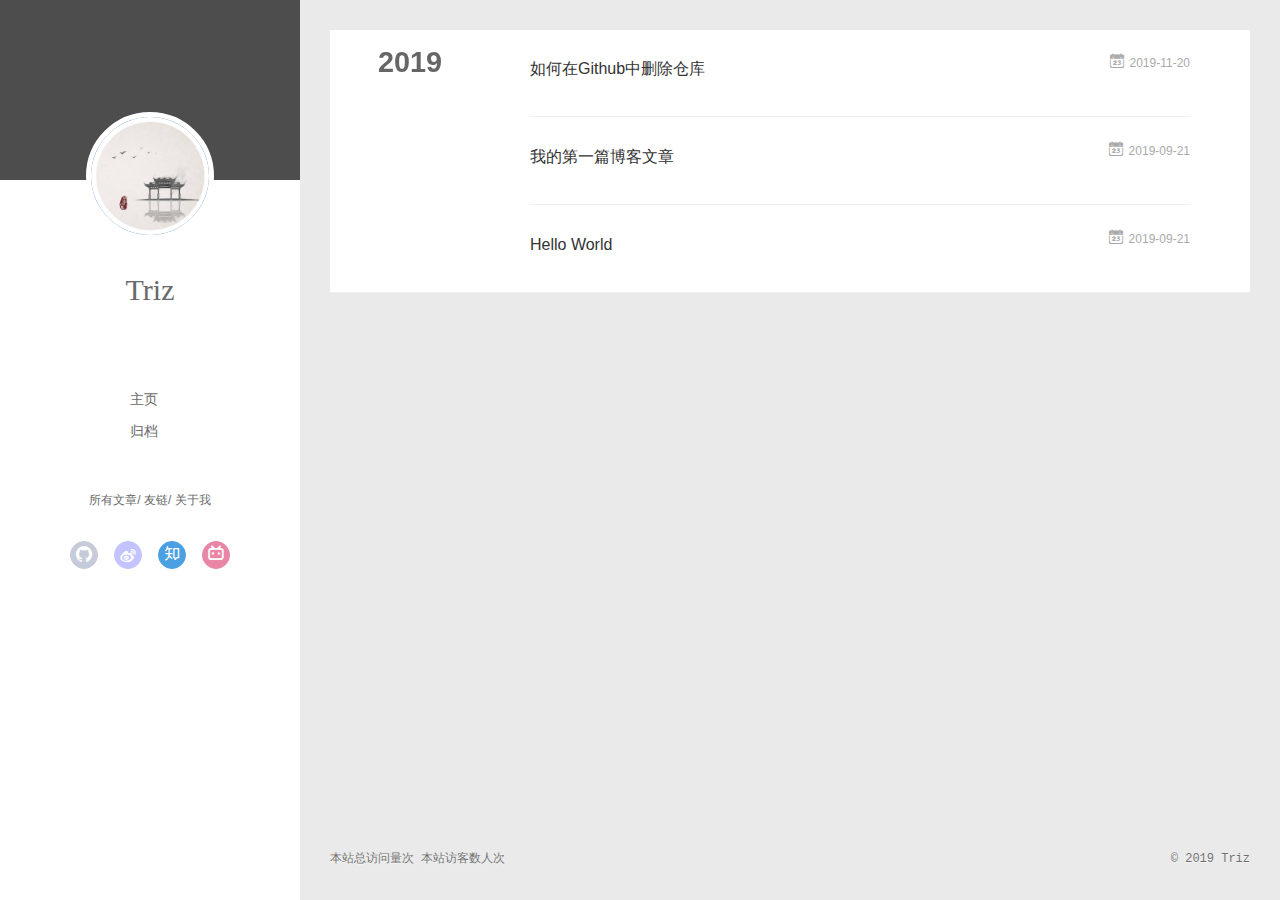
<file: archives/2019/index.html>
<!DOCTYPE html>
<html>
<head><meta name="generator" content="Hexo 3.9.0">
  <meta charset="utf-8">
  
  <meta name="renderer" content="webkit">
  <meta http-equiv="X-UA-Compatible" content="IE=edge">
  <link rel="dns-prefetch" href="http://yoursite.com">
  <title>Archives: 2019 | 晴岚阁</title>
  <meta name="viewport" content="width=device-width, initial-scale=1, maximum-scale=1">
  <meta property="og:type" content="website">
<meta property="og:title" content="晴岚阁">
<meta property="og:url" content="http://yoursite.com/archives/2019/index.html">
<meta property="og:site_name" content="晴岚阁">
<meta property="og:locale" content="zh-CN">
<meta name="twitter:card" content="summary">
<meta name="twitter:title" content="晴岚阁">
  
    <link rel="alternative" href="/atom.xml" title="晴岚阁" type="application/atom+xml">
  
  
    <link rel="icon" href="/favicon.png">
  
  <link rel="stylesheet" type="text/css" href="/./main.0cf68a.css">
  <style type="text/css">
  
    #container.show {
      background: linear-gradient(200deg,#a0cfe4,#e8c37e);
    }
  </style>
  

  

</head>
</html>
<body>
  <div id="container" q-class="show:isCtnShow">
    <canvas id="anm-canvas" class="anm-canvas"></canvas>
    <div class="left-col" q-class="show:isShow">
      
<div class="overlay" style="background: #4d4d4d"></div>
<div class="intrude-less">
	<header id="header" class="inner">
		<a href="/" class="profilepic">
			<img src="/img/b.png" class="js-avatar">
		</a>
		<hgroup>
		  <h1 class="header-author"><a href="/">Triz</a></h1>
		</hgroup>
		

		<nav class="header-menu">
			<ul>
			
				<li><a href="/">主页</a></li>
	        
				<li><a href="/archives/index.html">归档</a></li>
	        
			</ul>
		</nav>
		<nav class="header-smart-menu">
    		
    			
    			<a q-on="click: openSlider(e, 'innerArchive')" href="javascript:void(0)">所有文章</a>
    			
            
    			
    			<a q-on="click: openSlider(e, 'friends')" href="javascript:void(0)">友链</a>
    			
            
    			
    			<a q-on="click: openSlider(e, 'aboutme')" href="javascript:void(0)">关于我</a>
    			
            
		</nav>
		<nav class="header-nav">
			<div class="social">
				
					<a class="github" target="_blank" href="  https://github.com/Triz-X  " title="github"><i class="icon-github"></i></a>
		        
					<a class="weibo" target="_blank" href=" https://weibo.com/5517064871/profile?rightmod=1&wvr=6&mod=personinfo&is_all=1 " title="weibo"><i class="icon-weibo"></i></a>
		        
					<a class="zhihu" target="_blank" href=" https://www.zhihu.com/people/zhangcong-36/activities " title="zhihu"><i class="icon-zhihu"></i></a>
		        
					<a class="bilibili" target="_blank" href=" https://space.bilibili.com/416850770 " title="bilibili"><i class="icon-bilibili"></i></a>
		        
			</div>
		</nav>
	</header>		
</div>

    </div>
    <div class="mid-col" q-class="show:isShow,hide:isShow|isFalse">
      
<nav id="mobile-nav">
  	<div class="overlay js-overlay" style="background: #4d4d4d"></div>
	<div class="btnctn js-mobile-btnctn">
  		<div class="slider-trigger list" q-on="click: openSlider(e)"><i class="icon icon-sort"></i></div>
	</div>
	<div class="intrude-less">
		<header id="header" class="inner">
			<div class="profilepic">
				<img src="/img/b.png" class="js-avatar">
			</div>
			<hgroup>
			  <h1 class="header-author js-header-author">Triz</h1>
			</hgroup>
			
			
			
				
			
				
			
			
			
			<nav class="header-nav">
				<div class="social">
					
						<a class="github" target="_blank" href="  https://github.com/Triz-X  " title="github"><i class="icon-github"></i></a>
			        
						<a class="weibo" target="_blank" href=" https://weibo.com/5517064871/profile?rightmod=1&wvr=6&mod=personinfo&is_all=1 " title="weibo"><i class="icon-weibo"></i></a>
			        
						<a class="zhihu" target="_blank" href=" https://www.zhihu.com/people/zhangcong-36/activities " title="zhihu"><i class="icon-zhihu"></i></a>
			        
						<a class="bilibili" target="_blank" href=" https://space.bilibili.com/416850770 " title="bilibili"><i class="icon-bilibili"></i></a>
			        
				</div>
			</nav>

			<nav class="header-menu js-header-menu">
				<ul style="width: 50%">
				
				
					<li style="width: 50%"><a href="/">主页</a></li>
		        
					<li style="width: 50%"><a href="/archives/index.html">归档</a></li>
		        
				</ul>
			</nav>
		</header>				
	</div>
	<div class="mobile-mask" style="display:none" q-show="isShow"></div>
</nav>

      <div id="wrapper" class="body-wrap">
        <div class="menu-l">
          <div class="canvas-wrap">
            <canvas data-colors="#eaeaea" data-sectionHeight="100" data-contentId="js-content" id="myCanvas1" class="anm-canvas"></canvas>
          </div>
          <div id="js-content" class="content-ll">
            
  
  
    
    
      
      
      <section class="archives-wrap">
        <div class="archive-year-wrap">
          <a href="/archives/2019" class="archive-year">2019</a>
        </div>
        <div class="archives">
    
    <article class="archive-article archive-type-post">
  <div class="archive-article-inner">
    <header class="archive-article-header">
      	<div class="article-meta">
	      	<a href="/2019/11/20/如何在Github中删除仓库/" class="archive-article-date">
  	<time datetime="2019-11-20T06:45:36.000Z" itemprop="datePublished"><i class="icon-calendar icon"></i>2019-11-20</time>
</a>
        </div>
    	 
  
    <h1 itemprop="name">
      <a class="archive-article-title" href="/2019/11/20/如何在Github中删除仓库/">如何在Github中删除仓库</a>
    </h1>
  

        <div class="article-info info-on-right">
          
          

        </div>
        <div class="clearfix"></div>
    </header>
  </div>
</article>
  
    
    
    <article class="archive-article archive-type-post">
  <div class="archive-article-inner">
    <header class="archive-article-header">
      	<div class="article-meta">
	      	<a href="/2019/09/21/我的第一篇博客文章/" class="archive-article-date">
  	<time datetime="2019-09-20T18:14:03.000Z" itemprop="datePublished"><i class="icon-calendar icon"></i>2019-09-21</time>
</a>
        </div>
    	 
  
    <h1 itemprop="name">
      <a class="archive-article-title" href="/2019/09/21/我的第一篇博客文章/">我的第一篇博客文章</a>
    </h1>
  

        <div class="article-info info-on-right">
          
          

        </div>
        <div class="clearfix"></div>
    </header>
  </div>
</article>
  
    
    
    <article class="archive-article archive-type-post">
  <div class="archive-article-inner">
    <header class="archive-article-header">
      	<div class="article-meta">
	      	<a href="/2019/09/21/hello-world/" class="archive-article-date">
  	<time datetime="2019-09-20T18:05:13.910Z" itemprop="datePublished"><i class="icon-calendar icon"></i>2019-09-21</time>
</a>
        </div>
    	 
  
    <h1 itemprop="name">
      <a class="archive-article-title" href="/2019/09/21/hello-world/">Hello World</a>
    </h1>
  

        <div class="article-info info-on-right">
          
          

        </div>
        <div class="clearfix"></div>
    </header>
  </div>
</article>
  
  
    </div></section>
  

    


          </div>
        </div>
      </div>
      <footer id="footer">
  <div class="outer">
    <div id="footer-info">
    	<div class="footer-right">
    		&copy; 2019 Triz
    	</div>
      	<div class="footer-left">
	   <span id="busuanzi_container_site_pv">    本站总访问量<span id="busuanzi_value_site_pv"></span>次</span>
                    <span id="busuanzi_container_site_uv">  本站访客数<span id="busuanzi_value_site_uv"></span>人次</span>
      	</div>
    </div>
  </div>
</footer>
    </div>
    <script>
	var yiliaConfig = {
		mathjax: false,
		isHome: false,
		isPost: false,
		isArchive: true,
		isTag: false,
		isCategory: false,
		open_in_new: false,
		toc_hide_index: true,
		root: "/",
		innerArchive: true,
		showTags: false
	}
</script>


<script>!function(t){function n(e){if(r[e])return r[e].exports;var i=r[e]={exports:{},id:e,loaded:!1};return t[e].call(i.exports,i,i.exports,n),i.loaded=!0,i.exports}var r={};n.m=t,n.c=r,n.p="./",n(0)}([function(t,n,r){r(195),t.exports=r(191)},function(t,n,r){var e=r(3),i=r(52),o=r(27),u=r(28),c=r(53),f="prototype",a=function(t,n,r){var s,l,h,v,p=t&a.F,d=t&a.G,y=t&a.S,g=t&a.P,b=t&a.B,m=d?e:y?e[n]||(e[n]={}):(e[n]||{})[f],x=d?i:i[n]||(i[n]={}),w=x[f]||(x[f]={});d&&(r=n);for(s in r)l=!p&&m&&void 0!==m[s],h=(l?m:r)[s],v=b&&l?c(h,e):g&&"function"==typeof h?c(Function.call,h):h,m&&u(m,s,h,t&a.U),x[s]!=h&&o(x,s,v),g&&w[s]!=h&&(w[s]=h)};e.core=i,a.F=1,a.G=2,a.S=4,a.P=8,a.B=16,a.W=32,a.U=64,a.R=128,t.exports=a},function(t,n,r){var e=r(6);t.exports=function(t){if(!e(t))throw TypeError(t+" is not an object!");return t}},function(t,n){var r=t.exports="undefined"!=typeof window&&window.Math==Math?window:"undefined"!=typeof self&&self.Math==Math?self:Function("return this")();"number"==typeof __g&&(__g=r)},function(t,n){t.exports=function(t){try{return!!t()}catch(t){return!0}}},function(t,n){var r=t.exports="undefined"!=typeof window&&window.Math==Math?window:"undefined"!=typeof self&&self.Math==Math?self:Function("return this")();"number"==typeof __g&&(__g=r)},function(t,n){t.exports=function(t){return"object"==typeof t?null!==t:"function"==typeof t}},function(t,n,r){var e=r(126)("wks"),i=r(76),o=r(3).Symbol,u="function"==typeof o;(t.exports=function(t){return e[t]||(e[t]=u&&o[t]||(u?o:i)("Symbol."+t))}).store=e},function(t,n){var r={}.hasOwnProperty;t.exports=function(t,n){return r.call(t,n)}},function(t,n,r){var e=r(94),i=r(33);t.exports=function(t){return e(i(t))}},function(t,n,r){t.exports=!r(4)(function(){return 7!=Object.defineProperty({},"a",{get:function(){return 7}}).a})},function(t,n,r){var e=r(2),i=r(167),o=r(50),u=Object.defineProperty;n.f=r(10)?Object.defineProperty:function(t,n,r){if(e(t),n=o(n,!0),e(r),i)try{return u(t,n,r)}catch(t){}if("get"in r||"set"in r)throw TypeError("Accessors not supported!");return"value"in r&&(t[n]=r.value),t}},function(t,n,r){t.exports=!r(18)(function(){return 7!=Object.defineProperty({},"a",{get:function(){return 7}}).a})},function(t,n,r){var e=r(14),i=r(22);t.exports=r(12)?function(t,n,r){return e.f(t,n,i(1,r))}:function(t,n,r){return t[n]=r,t}},function(t,n,r){var e=r(20),i=r(58),o=r(42),u=Object.defineProperty;n.f=r(12)?Object.defineProperty:function(t,n,r){if(e(t),n=o(n,!0),e(r),i)try{return u(t,n,r)}catch(t){}if("get"in r||"set"in r)throw TypeError("Accessors not supported!");return"value"in r&&(t[n]=r.value),t}},function(t,n,r){var e=r(40)("wks"),i=r(23),o=r(5).Symbol,u="function"==typeof o;(t.exports=function(t){return e[t]||(e[t]=u&&o[t]||(u?o:i)("Symbol."+t))}).store=e},function(t,n,r){var e=r(67),i=Math.min;t.exports=function(t){return t>0?i(e(t),9007199254740991):0}},function(t,n,r){var e=r(46);t.exports=function(t){return Object(e(t))}},function(t,n){t.exports=function(t){try{return!!t()}catch(t){return!0}}},function(t,n,r){var e=r(63),i=r(34);t.exports=Object.keys||function(t){return e(t,i)}},function(t,n,r){var e=r(21);t.exports=function(t){if(!e(t))throw TypeError(t+" is not an object!");return t}},function(t,n){t.exports=function(t){return"object"==typeof t?null!==t:"function"==typeof t}},function(t,n){t.exports=function(t,n){return{enumerable:!(1&t),configurable:!(2&t),writable:!(4&t),value:n}}},function(t,n){var r=0,e=Math.random();t.exports=function(t){return"Symbol(".concat(void 0===t?"":t,")_",(++r+e).toString(36))}},function(t,n){var r={}.hasOwnProperty;t.exports=function(t,n){return r.call(t,n)}},function(t,n){var r=t.exports={version:"2.4.0"};"number"==typeof __e&&(__e=r)},function(t,n){t.exports=function(t){if("function"!=typeof t)throw TypeError(t+" is not a function!");return t}},function(t,n,r){var e=r(11),i=r(66);t.exports=r(10)?function(t,n,r){return e.f(t,n,i(1,r))}:function(t,n,r){return t[n]=r,t}},function(t,n,r){var e=r(3),i=r(27),o=r(24),u=r(76)("src"),c="toString",f=Function[c],a=(""+f).split(c);r(52).inspectSource=function(t){return f.call(t)},(t.exports=function(t,n,r,c){var f="function"==typeof r;f&&(o(r,"name")||i(r,"name",n)),t[n]!==r&&(f&&(o(r,u)||i(r,u,t[n]?""+t[n]:a.join(String(n)))),t===e?t[n]=r:c?t[n]?t[n]=r:i(t,n,r):(delete t[n],i(t,n,r)))})(Function.prototype,c,function(){return"function"==typeof this&&this[u]||f.call(this)})},function(t,n,r){var e=r(1),i=r(4),o=r(46),u=function(t,n,r,e){var i=String(o(t)),u="<"+n;return""!==r&&(u+=" "+r+'="'+String(e).replace(/"/g,"&quot;")+'"'),u+">"+i+"</"+n+">"};t.exports=function(t,n){var r={};r[t]=n(u),e(e.P+e.F*i(function(){var n=""[t]('"');return n!==n.toLowerCase()||n.split('"').length>3}),"String",r)}},function(t,n,r){var e=r(115),i=r(46);t.exports=function(t){return e(i(t))}},function(t,n,r){var e=r(116),i=r(66),o=r(30),u=r(50),c=r(24),f=r(167),a=Object.getOwnPropertyDescriptor;n.f=r(10)?a:function(t,n){if(t=o(t),n=u(n,!0),f)try{return a(t,n)}catch(t){}if(c(t,n))return i(!e.f.call(t,n),t[n])}},function(t,n,r){var e=r(24),i=r(17),o=r(145)("IE_PROTO"),u=Object.prototype;t.exports=Object.getPrototypeOf||function(t){return t=i(t),e(t,o)?t[o]:"function"==typeof t.constructor&&t instanceof t.constructor?t.constructor.prototype:t instanceof Object?u:null}},function(t,n){t.exports=function(t){if(void 0==t)throw TypeError("Can't call method on  "+t);return t}},function(t,n){t.exports="constructor,hasOwnProperty,isPrototypeOf,propertyIsEnumerable,toLocaleString,toString,valueOf".split(",")},function(t,n){t.exports={}},function(t,n){t.exports=!0},function(t,n){n.f={}.propertyIsEnumerable},function(t,n,r){var e=r(14).f,i=r(8),o=r(15)("toStringTag");t.exports=function(t,n,r){t&&!i(t=r?t:t.prototype,o)&&e(t,o,{configurable:!0,value:n})}},function(t,n,r){var e=r(40)("keys"),i=r(23);t.exports=function(t){return e[t]||(e[t]=i(t))}},function(t,n,r){var e=r(5),i="__core-js_shared__",o=e[i]||(e[i]={});t.exports=function(t){return o[t]||(o[t]={})}},function(t,n){var r=Math.ceil,e=Math.floor;t.exports=function(t){return isNaN(t=+t)?0:(t>0?e:r)(t)}},function(t,n,r){var e=r(21);t.exports=function(t,n){if(!e(t))return t;var r,i;if(n&&"function"==typeof(r=t.toString)&&!e(i=r.call(t)))return i;if("function"==typeof(r=t.valueOf)&&!e(i=r.call(t)))return i;if(!n&&"function"==typeof(r=t.toString)&&!e(i=r.call(t)))return i;throw TypeError("Can't convert object to primitive value")}},function(t,n,r){var e=r(5),i=r(25),o=r(36),u=r(44),c=r(14).f;t.exports=function(t){var n=i.Symbol||(i.Symbol=o?{}:e.Symbol||{});"_"==t.charAt(0)||t in n||c(n,t,{value:u.f(t)})}},function(t,n,r){n.f=r(15)},function(t,n){var r={}.toString;t.exports=function(t){return r.call(t).slice(8,-1)}},function(t,n){t.exports=function(t){if(void 0==t)throw TypeError("Can't call method on  "+t);return t}},function(t,n,r){var e=r(4);t.exports=function(t,n){return!!t&&e(function(){n?t.call(null,function(){},1):t.call(null)})}},function(t,n,r){var e=r(53),i=r(115),o=r(17),u=r(16),c=r(203);t.exports=function(t,n){var r=1==t,f=2==t,a=3==t,s=4==t,l=6==t,h=5==t||l,v=n||c;return function(n,c,p){for(var d,y,g=o(n),b=i(g),m=e(c,p,3),x=u(b.length),w=0,S=r?v(n,x):f?v(n,0):void 0;x>w;w++)if((h||w in b)&&(d=b[w],y=m(d,w,g),t))if(r)S[w]=y;else if(y)switch(t){case 3:return!0;case 5:return d;case 6:return w;case 2:S.push(d)}else if(s)return!1;return l?-1:a||s?s:S}}},function(t,n,r){var e=r(1),i=r(52),o=r(4);t.exports=function(t,n){var r=(i.Object||{})[t]||Object[t],u={};u[t]=n(r),e(e.S+e.F*o(function(){r(1)}),"Object",u)}},function(t,n,r){var e=r(6);t.exports=function(t,n){if(!e(t))return t;var r,i;if(n&&"function"==typeof(r=t.toString)&&!e(i=r.call(t)))return i;if("function"==typeof(r=t.valueOf)&&!e(i=r.call(t)))return i;if(!n&&"function"==typeof(r=t.toString)&&!e(i=r.call(t)))return i;throw TypeError("Can't convert object to primitive value")}},function(t,n,r){var e=r(5),i=r(25),o=r(91),u=r(13),c="prototype",f=function(t,n,r){var a,s,l,h=t&f.F,v=t&f.G,p=t&f.S,d=t&f.P,y=t&f.B,g=t&f.W,b=v?i:i[n]||(i[n]={}),m=b[c],x=v?e:p?e[n]:(e[n]||{})[c];v&&(r=n);for(a in r)(s=!h&&x&&void 0!==x[a])&&a in b||(l=s?x[a]:r[a],b[a]=v&&"function"!=typeof x[a]?r[a]:y&&s?o(l,e):g&&x[a]==l?function(t){var n=function(n,r,e){if(this instanceof t){switch(arguments.length){case 0:return new t;case 1:return new t(n);case 2:return new t(n,r)}return new t(n,r,e)}return t.apply(this,arguments)};return n[c]=t[c],n}(l):d&&"function"==typeof l?o(Function.call,l):l,d&&((b.virtual||(b.virtual={}))[a]=l,t&f.R&&m&&!m[a]&&u(m,a,l)))};f.F=1,f.G=2,f.S=4,f.P=8,f.B=16,f.W=32,f.U=64,f.R=128,t.exports=f},function(t,n){var r=t.exports={version:"2.4.0"};"number"==typeof __e&&(__e=r)},function(t,n,r){var e=r(26);t.exports=function(t,n,r){if(e(t),void 0===n)return t;switch(r){case 1:return function(r){return t.call(n,r)};case 2:return function(r,e){return t.call(n,r,e)};case 3:return function(r,e,i){return t.call(n,r,e,i)}}return function(){return t.apply(n,arguments)}}},function(t,n,r){var e=r(183),i=r(1),o=r(126)("metadata"),u=o.store||(o.store=new(r(186))),c=function(t,n,r){var i=u.get(t);if(!i){if(!r)return;u.set(t,i=new e)}var o=i.get(n);if(!o){if(!r)return;i.set(n,o=new e)}return o},f=function(t,n,r){var e=c(n,r,!1);return void 0!==e&&e.has(t)},a=function(t,n,r){var e=c(n,r,!1);return void 0===e?void 0:e.get(t)},s=function(t,n,r,e){c(r,e,!0).set(t,n)},l=function(t,n){var r=c(t,n,!1),e=[];return r&&r.forEach(function(t,n){e.push(n)}),e},h=function(t){return void 0===t||"symbol"==typeof t?t:String(t)},v=function(t){i(i.S,"Reflect",t)};t.exports={store:u,map:c,has:f,get:a,set:s,keys:l,key:h,exp:v}},function(t,n,r){"use strict";if(r(10)){var e=r(69),i=r(3),o=r(4),u=r(1),c=r(127),f=r(152),a=r(53),s=r(68),l=r(66),h=r(27),v=r(73),p=r(67),d=r(16),y=r(75),g=r(50),b=r(24),m=r(180),x=r(114),w=r(6),S=r(17),_=r(137),O=r(70),E=r(32),P=r(71).f,j=r(154),F=r(76),M=r(7),A=r(48),N=r(117),T=r(146),I=r(155),k=r(80),L=r(123),R=r(74),C=r(130),D=r(160),U=r(11),W=r(31),G=U.f,B=W.f,V=i.RangeError,z=i.TypeError,q=i.Uint8Array,K="ArrayBuffer",J="Shared"+K,Y="BYTES_PER_ELEMENT",H="prototype",$=Array[H],X=f.ArrayBuffer,Q=f.DataView,Z=A(0),tt=A(2),nt=A(3),rt=A(4),et=A(5),it=A(6),ot=N(!0),ut=N(!1),ct=I.values,ft=I.keys,at=I.entries,st=$.lastIndexOf,lt=$.reduce,ht=$.reduceRight,vt=$.join,pt=$.sort,dt=$.slice,yt=$.toString,gt=$.toLocaleString,bt=M("iterator"),mt=M("toStringTag"),xt=F("typed_constructor"),wt=F("def_constructor"),St=c.CONSTR,_t=c.TYPED,Ot=c.VIEW,Et="Wrong length!",Pt=A(1,function(t,n){return Tt(T(t,t[wt]),n)}),jt=o(function(){return 1===new q(new Uint16Array([1]).buffer)[0]}),Ft=!!q&&!!q[H].set&&o(function(){new q(1).set({})}),Mt=function(t,n){if(void 0===t)throw z(Et);var r=+t,e=d(t);if(n&&!m(r,e))throw V(Et);return e},At=function(t,n){var r=p(t);if(r<0||r%n)throw V("Wrong offset!");return r},Nt=function(t){if(w(t)&&_t in t)return t;throw z(t+" is not a typed array!")},Tt=function(t,n){if(!(w(t)&&xt in t))throw z("It is not a typed array constructor!");return new t(n)},It=function(t,n){return kt(T(t,t[wt]),n)},kt=function(t,n){for(var r=0,e=n.length,i=Tt(t,e);e>r;)i[r]=n[r++];return i},Lt=function(t,n,r){G(t,n,{get:function(){return this._d[r]}})},Rt=function(t){var n,r,e,i,o,u,c=S(t),f=arguments.length,s=f>1?arguments[1]:void 0,l=void 0!==s,h=j(c);if(void 0!=h&&!_(h)){for(u=h.call(c),e=[],n=0;!(o=u.next()).done;n++)e.push(o.value);c=e}for(l&&f>2&&(s=a(s,arguments[2],2)),n=0,r=d(c.length),i=Tt(this,r);r>n;n++)i[n]=l?s(c[n],n):c[n];return i},Ct=function(){for(var t=0,n=arguments.length,r=Tt(this,n);n>t;)r[t]=arguments[t++];return r},Dt=!!q&&o(function(){gt.call(new q(1))}),Ut=function(){return gt.apply(Dt?dt.call(Nt(this)):Nt(this),arguments)},Wt={copyWithin:function(t,n){return D.call(Nt(this),t,n,arguments.length>2?arguments[2]:void 0)},every:function(t){return rt(Nt(this),t,arguments.length>1?arguments[1]:void 0)},fill:function(t){return C.apply(Nt(this),arguments)},filter:function(t){return It(this,tt(Nt(this),t,arguments.length>1?arguments[1]:void 0))},find:function(t){return et(Nt(this),t,arguments.length>1?arguments[1]:void 0)},findIndex:function(t){return it(Nt(this),t,arguments.length>1?arguments[1]:void 0)},forEach:function(t){Z(Nt(this),t,arguments.length>1?arguments[1]:void 0)},indexOf:function(t){return ut(Nt(this),t,arguments.length>1?arguments[1]:void 0)},includes:function(t){return ot(Nt(this),t,arguments.length>1?arguments[1]:void 0)},join:function(t){return vt.apply(Nt(this),arguments)},lastIndexOf:function(t){return st.apply(Nt(this),arguments)},map:function(t){return Pt(Nt(this),t,arguments.length>1?arguments[1]:void 0)},reduce:function(t){return lt.apply(Nt(this),arguments)},reduceRight:function(t){return ht.apply(Nt(this),arguments)},reverse:function(){for(var t,n=this,r=Nt(n).length,e=Math.floor(r/2),i=0;i<e;)t=n[i],n[i++]=n[--r],n[r]=t;return n},some:function(t){return nt(Nt(this),t,arguments.length>1?arguments[1]:void 0)},sort:function(t){return pt.call(Nt(this),t)},subarray:function(t,n){var r=Nt(this),e=r.length,i=y(t,e);return new(T(r,r[wt]))(r.buffer,r.byteOffset+i*r.BYTES_PER_ELEMENT,d((void 0===n?e:y(n,e))-i))}},Gt=function(t,n){return It(this,dt.call(Nt(this),t,n))},Bt=function(t){Nt(this);var n=At(arguments[1],1),r=this.length,e=S(t),i=d(e.length),o=0;if(i+n>r)throw V(Et);for(;o<i;)this[n+o]=e[o++]},Vt={entries:function(){return at.call(Nt(this))},keys:function(){return ft.call(Nt(this))},values:function(){return ct.call(Nt(this))}},zt=function(t,n){return w(t)&&t[_t]&&"symbol"!=typeof n&&n in t&&String(+n)==String(n)},qt=function(t,n){return zt(t,n=g(n,!0))?l(2,t[n]):B(t,n)},Kt=function(t,n,r){return!(zt(t,n=g(n,!0))&&w(r)&&b(r,"value"))||b(r,"get")||b(r,"set")||r.configurable||b(r,"writable")&&!r.writable||b(r,"enumerable")&&!r.enumerable?G(t,n,r):(t[n]=r.value,t)};St||(W.f=qt,U.f=Kt),u(u.S+u.F*!St,"Object",{getOwnPropertyDescriptor:qt,defineProperty:Kt}),o(function(){yt.call({})})&&(yt=gt=function(){return vt.call(this)});var Jt=v({},Wt);v(Jt,Vt),h(Jt,bt,Vt.values),v(Jt,{slice:Gt,set:Bt,constructor:function(){},toString:yt,toLocaleString:Ut}),Lt(Jt,"buffer","b"),Lt(Jt,"byteOffset","o"),Lt(Jt,"byteLength","l"),Lt(Jt,"length","e"),G(Jt,mt,{get:function(){return this[_t]}}),t.exports=function(t,n,r,f){f=!!f;var a=t+(f?"Clamped":"")+"Array",l="Uint8Array"!=a,v="get"+t,p="set"+t,y=i[a],g=y||{},b=y&&E(y),m=!y||!c.ABV,S={},_=y&&y[H],j=function(t,r){var e=t._d;return e.v[v](r*n+e.o,jt)},F=function(t,r,e){var i=t._d;f&&(e=(e=Math.round(e))<0?0:e>255?255:255&e),i.v[p](r*n+i.o,e,jt)},M=function(t,n){G(t,n,{get:function(){return j(this,n)},set:function(t){return F(this,n,t)},enumerable:!0})};m?(y=r(function(t,r,e,i){s(t,y,a,"_d");var o,u,c,f,l=0,v=0;if(w(r)){if(!(r instanceof X||(f=x(r))==K||f==J))return _t in r?kt(y,r):Rt.call(y,r);o=r,v=At(e,n);var p=r.byteLength;if(void 0===i){if(p%n)throw V(Et);if((u=p-v)<0)throw V(Et)}else if((u=d(i)*n)+v>p)throw V(Et);c=u/n}else c=Mt(r,!0),u=c*n,o=new X(u);for(h(t,"_d",{b:o,o:v,l:u,e:c,v:new Q(o)});l<c;)M(t,l++)}),_=y[H]=O(Jt),h(_,"constructor",y)):L(function(t){new y(null),new y(t)},!0)||(y=r(function(t,r,e,i){s(t,y,a);var o;return w(r)?r instanceof X||(o=x(r))==K||o==J?void 0!==i?new g(r,At(e,n),i):void 0!==e?new g(r,At(e,n)):new g(r):_t in r?kt(y,r):Rt.call(y,r):new g(Mt(r,l))}),Z(b!==Function.prototype?P(g).concat(P(b)):P(g),function(t){t in y||h(y,t,g[t])}),y[H]=_,e||(_.constructor=y));var A=_[bt],N=!!A&&("values"==A.name||void 0==A.name),T=Vt.values;h(y,xt,!0),h(_,_t,a),h(_,Ot,!0),h(_,wt,y),(f?new y(1)[mt]==a:mt in _)||G(_,mt,{get:function(){return a}}),S[a]=y,u(u.G+u.W+u.F*(y!=g),S),u(u.S,a,{BYTES_PER_ELEMENT:n,from:Rt,of:Ct}),Y in _||h(_,Y,n),u(u.P,a,Wt),R(a),u(u.P+u.F*Ft,a,{set:Bt}),u(u.P+u.F*!N,a,Vt),u(u.P+u.F*(_.toString!=yt),a,{toString:yt}),u(u.P+u.F*o(function(){new y(1).slice()}),a,{slice:Gt}),u(u.P+u.F*(o(function(){return[1,2].toLocaleString()!=new y([1,2]).toLocaleString()})||!o(function(){_.toLocaleString.call([1,2])})),a,{toLocaleString:Ut}),k[a]=N?A:T,e||N||h(_,bt,T)}}else t.exports=function(){}},function(t,n){var r={}.toString;t.exports=function(t){return r.call(t).slice(8,-1)}},function(t,n,r){var e=r(21),i=r(5).document,o=e(i)&&e(i.createElement);t.exports=function(t){return o?i.createElement(t):{}}},function(t,n,r){t.exports=!r(12)&&!r(18)(function(){return 7!=Object.defineProperty(r(57)("div"),"a",{get:function(){return 7}}).a})},function(t,n,r){"use strict";var e=r(36),i=r(51),o=r(64),u=r(13),c=r(8),f=r(35),a=r(96),s=r(38),l=r(103),h=r(15)("iterator"),v=!([].keys&&"next"in[].keys()),p="keys",d="values",y=function(){return this};t.exports=function(t,n,r,g,b,m,x){a(r,n,g);var w,S,_,O=function(t){if(!v&&t in F)return F[t];switch(t){case p:case d:return function(){return new r(this,t)}}return function(){return new r(this,t)}},E=n+" Iterator",P=b==d,j=!1,F=t.prototype,M=F[h]||F["@@iterator"]||b&&F[b],A=M||O(b),N=b?P?O("entries"):A:void 0,T="Array"==n?F.entries||M:M;if(T&&(_=l(T.call(new t)))!==Object.prototype&&(s(_,E,!0),e||c(_,h)||u(_,h,y)),P&&M&&M.name!==d&&(j=!0,A=function(){return M.call(this)}),e&&!x||!v&&!j&&F[h]||u(F,h,A),f[n]=A,f[E]=y,b)if(w={values:P?A:O(d),keys:m?A:O(p),entries:N},x)for(S in w)S in F||o(F,S,w[S]);else i(i.P+i.F*(v||j),n,w);return w}},function(t,n,r){var e=r(20),i=r(100),o=r(34),u=r(39)("IE_PROTO"),c=function(){},f="prototype",a=function(){var t,n=r(57)("iframe"),e=o.length;for(n.style.display="none",r(93).appendChild(n),n.src="javascript:",t=n.contentWindow.document,t.open(),t.write("<script>document.F=Object<\/script>"),t.close(),a=t.F;e--;)delete a[f][o[e]];return a()};t.exports=Object.create||function(t,n){var r;return null!==t?(c[f]=e(t),r=new c,c[f]=null,r[u]=t):r=a(),void 0===n?r:i(r,n)}},function(t,n,r){var e=r(63),i=r(34).concat("length","prototype");n.f=Object.getOwnPropertyNames||function(t){return e(t,i)}},function(t,n){n.f=Object.getOwnPropertySymbols},function(t,n,r){var e=r(8),i=r(9),o=r(90)(!1),u=r(39)("IE_PROTO");t.exports=function(t,n){var r,c=i(t),f=0,a=[];for(r in c)r!=u&&e(c,r)&&a.push(r);for(;n.length>f;)e(c,r=n[f++])&&(~o(a,r)||a.push(r));return a}},function(t,n,r){t.exports=r(13)},function(t,n,r){var e=r(76)("meta"),i=r(6),o=r(24),u=r(11).f,c=0,f=Object.isExtensible||function(){return!0},a=!r(4)(function(){return f(Object.preventExtensions({}))}),s=function(t){u(t,e,{value:{i:"O"+ ++c,w:{}}})},l=function(t,n){if(!i(t))return"symbol"==typeof t?t:("string"==typeof t?"S":"P")+t;if(!o(t,e)){if(!f(t))return"F";if(!n)return"E";s(t)}return t[e].i},h=function(t,n){if(!o(t,e)){if(!f(t))return!0;if(!n)return!1;s(t)}return t[e].w},v=function(t){return a&&p.NEED&&f(t)&&!o(t,e)&&s(t),t},p=t.exports={KEY:e,NEED:!1,fastKey:l,getWeak:h,onFreeze:v}},function(t,n){t.exports=function(t,n){return{enumerable:!(1&t),configurable:!(2&t),writable:!(4&t),value:n}}},function(t,n){var r=Math.ceil,e=Math.floor;t.exports=function(t){return isNaN(t=+t)?0:(t>0?e:r)(t)}},function(t,n){t.exports=function(t,n,r,e){if(!(t instanceof n)||void 0!==e&&e in t)throw TypeError(r+": incorrect invocation!");return t}},function(t,n){t.exports=!1},function(t,n,r){var e=r(2),i=r(173),o=r(133),u=r(145)("IE_PROTO"),c=function(){},f="prototype",a=function(){var t,n=r(132)("iframe"),e=o.length;for(n.style.display="none",r(135).appendChild(n),n.src="javascript:",t=n.contentWindow.document,t.open(),t.write("<script>document.F=Object<\/script>"),t.close(),a=t.F;e--;)delete a[f][o[e]];return a()};t.exports=Object.create||function(t,n){var r;return null!==t?(c[f]=e(t),r=new c,c[f]=null,r[u]=t):r=a(),void 0===n?r:i(r,n)}},function(t,n,r){var e=r(175),i=r(133).concat("length","prototype");n.f=Object.getOwnPropertyNames||function(t){return e(t,i)}},function(t,n,r){var e=r(175),i=r(133);t.exports=Object.keys||function(t){return e(t,i)}},function(t,n,r){var e=r(28);t.exports=function(t,n,r){for(var i in n)e(t,i,n[i],r);return t}},function(t,n,r){"use strict";var e=r(3),i=r(11),o=r(10),u=r(7)("species");t.exports=function(t){var n=e[t];o&&n&&!n[u]&&i.f(n,u,{configurable:!0,get:function(){return this}})}},function(t,n,r){var e=r(67),i=Math.max,o=Math.min;t.exports=function(t,n){return t=e(t),t<0?i(t+n,0):o(t,n)}},function(t,n){var r=0,e=Math.random();t.exports=function(t){return"Symbol(".concat(void 0===t?"":t,")_",(++r+e).toString(36))}},function(t,n,r){var e=r(33);t.exports=function(t){return Object(e(t))}},function(t,n,r){var e=r(7)("unscopables"),i=Array.prototype;void 0==i[e]&&r(27)(i,e,{}),t.exports=function(t){i[e][t]=!0}},function(t,n,r){var e=r(53),i=r(169),o=r(137),u=r(2),c=r(16),f=r(154),a={},s={},n=t.exports=function(t,n,r,l,h){var v,p,d,y,g=h?function(){return t}:f(t),b=e(r,l,n?2:1),m=0;if("function"!=typeof g)throw TypeError(t+" is not iterable!");if(o(g)){for(v=c(t.length);v>m;m++)if((y=n?b(u(p=t[m])[0],p[1]):b(t[m]))===a||y===s)return y}else for(d=g.call(t);!(p=d.next()).done;)if((y=i(d,b,p.value,n))===a||y===s)return y};n.BREAK=a,n.RETURN=s},function(t,n){t.exports={}},function(t,n,r){var e=r(11).f,i=r(24),o=r(7)("toStringTag");t.exports=function(t,n,r){t&&!i(t=r?t:t.prototype,o)&&e(t,o,{configurable:!0,value:n})}},function(t,n,r){var e=r(1),i=r(46),o=r(4),u=r(150),c="["+u+"]",f="​",a=RegExp("^"+c+c+"*"),s=RegExp(c+c+"*$"),l=function(t,n,r){var i={},c=o(function(){return!!u[t]()||f[t]()!=f}),a=i[t]=c?n(h):u[t];r&&(i[r]=a),e(e.P+e.F*c,"String",i)},h=l.trim=function(t,n){return t=String(i(t)),1&n&&(t=t.replace(a,"")),2&n&&(t=t.replace(s,"")),t};t.exports=l},function(t,n,r){t.exports={default:r(86),__esModule:!0}},function(t,n,r){t.exports={default:r(87),__esModule:!0}},function(t,n,r){"use strict";function e(t){return t&&t.__esModule?t:{default:t}}n.__esModule=!0;var i=r(84),o=e(i),u=r(83),c=e(u),f="function"==typeof c.default&&"symbol"==typeof o.default?function(t){return typeof t}:function(t){return t&&"function"==typeof c.default&&t.constructor===c.default&&t!==c.default.prototype?"symbol":typeof t};n.default="function"==typeof c.default&&"symbol"===f(o.default)?function(t){return void 0===t?"undefined":f(t)}:function(t){return t&&"function"==typeof c.default&&t.constructor===c.default&&t!==c.default.prototype?"symbol":void 0===t?"undefined":f(t)}},function(t,n,r){r(110),r(108),r(111),r(112),t.exports=r(25).Symbol},function(t,n,r){r(109),r(113),t.exports=r(44).f("iterator")},function(t,n){t.exports=function(t){if("function"!=typeof t)throw TypeError(t+" is not a function!");return t}},function(t,n){t.exports=function(){}},function(t,n,r){var e=r(9),i=r(106),o=r(105);t.exports=function(t){return function(n,r,u){var c,f=e(n),a=i(f.length),s=o(u,a);if(t&&r!=r){for(;a>s;)if((c=f[s++])!=c)return!0}else for(;a>s;s++)if((t||s in f)&&f[s]===r)return t||s||0;return!t&&-1}}},function(t,n,r){var e=r(88);t.exports=function(t,n,r){if(e(t),void 0===n)return t;switch(r){case 1:return function(r){return t.call(n,r)};case 2:return function(r,e){return t.call(n,r,e)};case 3:return function(r,e,i){return t.call(n,r,e,i)}}return function(){return t.apply(n,arguments)}}},function(t,n,r){var e=r(19),i=r(62),o=r(37);t.exports=function(t){var n=e(t),r=i.f;if(r)for(var u,c=r(t),f=o.f,a=0;c.length>a;)f.call(t,u=c[a++])&&n.push(u);return n}},function(t,n,r){t.exports=r(5).document&&document.documentElement},function(t,n,r){var e=r(56);t.exports=Object("z").propertyIsEnumerable(0)?Object:function(t){return"String"==e(t)?t.split(""):Object(t)}},function(t,n,r){var e=r(56);t.exports=Array.isArray||function(t){return"Array"==e(t)}},function(t,n,r){"use strict";var e=r(60),i=r(22),o=r(38),u={};r(13)(u,r(15)("iterator"),function(){return this}),t.exports=function(t,n,r){t.prototype=e(u,{next:i(1,r)}),o(t,n+" Iterator")}},function(t,n){t.exports=function(t,n){return{value:n,done:!!t}}},function(t,n,r){var e=r(19),i=r(9);t.exports=function(t,n){for(var r,o=i(t),u=e(o),c=u.length,f=0;c>f;)if(o[r=u[f++]]===n)return r}},function(t,n,r){var e=r(23)("meta"),i=r(21),o=r(8),u=r(14).f,c=0,f=Object.isExtensible||function(){return!0},a=!r(18)(function(){return f(Object.preventExtensions({}))}),s=function(t){u(t,e,{value:{i:"O"+ ++c,w:{}}})},l=function(t,n){if(!i(t))return"symbol"==typeof t?t:("string"==typeof t?"S":"P")+t;if(!o(t,e)){if(!f(t))return"F";if(!n)return"E";s(t)}return t[e].i},h=function(t,n){if(!o(t,e)){if(!f(t))return!0;if(!n)return!1;s(t)}return t[e].w},v=function(t){return a&&p.NEED&&f(t)&&!o(t,e)&&s(t),t},p=t.exports={KEY:e,NEED:!1,fastKey:l,getWeak:h,onFreeze:v}},function(t,n,r){var e=r(14),i=r(20),o=r(19);t.exports=r(12)?Object.defineProperties:function(t,n){i(t);for(var r,u=o(n),c=u.length,f=0;c>f;)e.f(t,r=u[f++],n[r]);return t}},function(t,n,r){var e=r(37),i=r(22),o=r(9),u=r(42),c=r(8),f=r(58),a=Object.getOwnPropertyDescriptor;n.f=r(12)?a:function(t,n){if(t=o(t),n=u(n,!0),f)try{return a(t,n)}catch(t){}if(c(t,n))return i(!e.f.call(t,n),t[n])}},function(t,n,r){var e=r(9),i=r(61).f,o={}.toString,u="object"==typeof window&&window&&Object.getOwnPropertyNames?Object.getOwnPropertyNames(window):[],c=function(t){try{return i(t)}catch(t){return u.slice()}};t.exports.f=function(t){return u&&"[object Window]"==o.call(t)?c(t):i(e(t))}},function(t,n,r){var e=r(8),i=r(77),o=r(39)("IE_PROTO"),u=Object.prototype;t.exports=Object.getPrototypeOf||function(t){return t=i(t),e(t,o)?t[o]:"function"==typeof t.constructor&&t instanceof t.constructor?t.constructor.prototype:t instanceof Object?u:null}},function(t,n,r){var e=r(41),i=r(33);t.exports=function(t){return function(n,r){var o,u,c=String(i(n)),f=e(r),a=c.length;return f<0||f>=a?t?"":void 0:(o=c.charCodeAt(f),o<55296||o>56319||f+1===a||(u=c.charCodeAt(f+1))<56320||u>57343?t?c.charAt(f):o:t?c.slice(f,f+2):u-56320+(o-55296<<10)+65536)}}},function(t,n,r){var e=r(41),i=Math.max,o=Math.min;t.exports=function(t,n){return t=e(t),t<0?i(t+n,0):o(t,n)}},function(t,n,r){var e=r(41),i=Math.min;t.exports=function(t){return t>0?i(e(t),9007199254740991):0}},function(t,n,r){"use strict";var e=r(89),i=r(97),o=r(35),u=r(9);t.exports=r(59)(Array,"Array",function(t,n){this._t=u(t),this._i=0,this._k=n},function(){var t=this._t,n=this._k,r=this._i++;return!t||r>=t.length?(this._t=void 0,i(1)):"keys"==n?i(0,r):"values"==n?i(0,t[r]):i(0,[r,t[r]])},"values"),o.Arguments=o.Array,e("keys"),e("values"),e("entries")},function(t,n){},function(t,n,r){"use strict";var e=r(104)(!0);r(59)(String,"String",function(t){this._t=String(t),this._i=0},function(){var t,n=this._t,r=this._i;return r>=n.length?{value:void 0,done:!0}:(t=e(n,r),this._i+=t.length,{value:t,done:!1})})},function(t,n,r){"use strict";var e=r(5),i=r(8),o=r(12),u=r(51),c=r(64),f=r(99).KEY,a=r(18),s=r(40),l=r(38),h=r(23),v=r(15),p=r(44),d=r(43),y=r(98),g=r(92),b=r(95),m=r(20),x=r(9),w=r(42),S=r(22),_=r(60),O=r(102),E=r(101),P=r(14),j=r(19),F=E.f,M=P.f,A=O.f,N=e.Symbol,T=e.JSON,I=T&&T.stringify,k="prototype",L=v("_hidden"),R=v("toPrimitive"),C={}.propertyIsEnumerable,D=s("symbol-registry"),U=s("symbols"),W=s("op-symbols"),G=Object[k],B="function"==typeof N,V=e.QObject,z=!V||!V[k]||!V[k].findChild,q=o&&a(function(){return 7!=_(M({},"a",{get:function(){return M(this,"a",{value:7}).a}})).a})?function(t,n,r){var e=F(G,n);e&&delete G[n],M(t,n,r),e&&t!==G&&M(G,n,e)}:M,K=function(t){var n=U[t]=_(N[k]);return n._k=t,n},J=B&&"symbol"==typeof N.iterator?function(t){return"symbol"==typeof t}:function(t){return t instanceof N},Y=function(t,n,r){return t===G&&Y(W,n,r),m(t),n=w(n,!0),m(r),i(U,n)?(r.enumerable?(i(t,L)&&t[L][n]&&(t[L][n]=!1),r=_(r,{enumerable:S(0,!1)})):(i(t,L)||M(t,L,S(1,{})),t[L][n]=!0),q(t,n,r)):M(t,n,r)},H=function(t,n){m(t);for(var r,e=g(n=x(n)),i=0,o=e.length;o>i;)Y(t,r=e[i++],n[r]);return t},$=function(t,n){return void 0===n?_(t):H(_(t),n)},X=function(t){var n=C.call(this,t=w(t,!0));return!(this===G&&i(U,t)&&!i(W,t))&&(!(n||!i(this,t)||!i(U,t)||i(this,L)&&this[L][t])||n)},Q=function(t,n){if(t=x(t),n=w(n,!0),t!==G||!i(U,n)||i(W,n)){var r=F(t,n);return!r||!i(U,n)||i(t,L)&&t[L][n]||(r.enumerable=!0),r}},Z=function(t){for(var n,r=A(x(t)),e=[],o=0;r.length>o;)i(U,n=r[o++])||n==L||n==f||e.push(n);return e},tt=function(t){for(var n,r=t===G,e=A(r?W:x(t)),o=[],u=0;e.length>u;)!i(U,n=e[u++])||r&&!i(G,n)||o.push(U[n]);return o};B||(N=function(){if(this instanceof N)throw TypeError("Symbol is not a constructor!");var t=h(arguments.length>0?arguments[0]:void 0),n=function(r){this===G&&n.call(W,r),i(this,L)&&i(this[L],t)&&(this[L][t]=!1),q(this,t,S(1,r))};return o&&z&&q(G,t,{configurable:!0,set:n}),K(t)},c(N[k],"toString",function(){return this._k}),E.f=Q,P.f=Y,r(61).f=O.f=Z,r(37).f=X,r(62).f=tt,o&&!r(36)&&c(G,"propertyIsEnumerable",X,!0),p.f=function(t){return K(v(t))}),u(u.G+u.W+u.F*!B,{Symbol:N});for(var nt="hasInstance,isConcatSpreadable,iterator,match,replace,search,species,split,toPrimitive,toStringTag,unscopables".split(","),rt=0;nt.length>rt;)v(nt[rt++]);for(var nt=j(v.store),rt=0;nt.length>rt;)d(nt[rt++]);u(u.S+u.F*!B,"Symbol",{for:function(t){return i(D,t+="")?D[t]:D[t]=N(t)},keyFor:function(t){if(J(t))return y(D,t);throw TypeError(t+" is not a symbol!")},useSetter:function(){z=!0},useSimple:function(){z=!1}}),u(u.S+u.F*!B,"Object",{create:$,defineProperty:Y,defineProperties:H,getOwnPropertyDescriptor:Q,getOwnPropertyNames:Z,getOwnPropertySymbols:tt}),T&&u(u.S+u.F*(!B||a(function(){var t=N();return"[null]"!=I([t])||"{}"!=I({a:t})||"{}"!=I(Object(t))})),"JSON",{stringify:function(t){if(void 0!==t&&!J(t)){for(var n,r,e=[t],i=1;arguments.length>i;)e.push(arguments[i++]);return n=e[1],"function"==typeof n&&(r=n),!r&&b(n)||(n=function(t,n){if(r&&(n=r.call(this,t,n)),!J(n))return n}),e[1]=n,I.apply(T,e)}}}),N[k][R]||r(13)(N[k],R,N[k].valueOf),l(N,"Symbol"),l(Math,"Math",!0),l(e.JSON,"JSON",!0)},function(t,n,r){r(43)("asyncIterator")},function(t,n,r){r(43)("observable")},function(t,n,r){r(107);for(var e=r(5),i=r(13),o=r(35),u=r(15)("toStringTag"),c=["NodeList","DOMTokenList","MediaList","StyleSheetList","CSSRuleList"],f=0;f<5;f++){var a=c[f],s=e[a],l=s&&s.prototype;l&&!l[u]&&i(l,u,a),o[a]=o.Array}},function(t,n,r){var e=r(45),i=r(7)("toStringTag"),o="Arguments"==e(function(){return arguments}()),u=function(t,n){try{return t[n]}catch(t){}};t.exports=function(t){var n,r,c;return void 0===t?"Undefined":null===t?"Null":"string"==typeof(r=u(n=Object(t),i))?r:o?e(n):"Object"==(c=e(n))&&"function"==typeof n.callee?"Arguments":c}},function(t,n,r){var e=r(45);t.exports=Object("z").propertyIsEnumerable(0)?Object:function(t){return"String"==e(t)?t.split(""):Object(t)}},function(t,n){n.f={}.propertyIsEnumerable},function(t,n,r){var e=r(30),i=r(16),o=r(75);t.exports=function(t){return function(n,r,u){var c,f=e(n),a=i(f.length),s=o(u,a);if(t&&r!=r){for(;a>s;)if((c=f[s++])!=c)return!0}else for(;a>s;s++)if((t||s in f)&&f[s]===r)return t||s||0;return!t&&-1}}},function(t,n,r){"use strict";var e=r(3),i=r(1),o=r(28),u=r(73),c=r(65),f=r(79),a=r(68),s=r(6),l=r(4),h=r(123),v=r(81),p=r(136);t.exports=function(t,n,r,d,y,g){var b=e[t],m=b,x=y?"set":"add",w=m&&m.prototype,S={},_=function(t){var n=w[t];o(w,t,"delete"==t?function(t){return!(g&&!s(t))&&n.call(this,0===t?0:t)}:"has"==t?function(t){return!(g&&!s(t))&&n.call(this,0===t?0:t)}:"get"==t?function(t){return g&&!s(t)?void 0:n.call(this,0===t?0:t)}:"add"==t?function(t){return n.call(this,0===t?0:t),this}:function(t,r){return n.call(this,0===t?0:t,r),this})};if("function"==typeof m&&(g||w.forEach&&!l(function(){(new m).entries().next()}))){var O=new m,E=O[x](g?{}:-0,1)!=O,P=l(function(){O.has(1)}),j=h(function(t){new m(t)}),F=!g&&l(function(){for(var t=new m,n=5;n--;)t[x](n,n);return!t.has(-0)});j||(m=n(function(n,r){a(n,m,t);var e=p(new b,n,m);return void 0!=r&&f(r,y,e[x],e),e}),m.prototype=w,w.constructor=m),(P||F)&&(_("delete"),_("has"),y&&_("get")),(F||E)&&_(x),g&&w.clear&&delete w.clear}else m=d.getConstructor(n,t,y,x),u(m.prototype,r),c.NEED=!0;return v(m,t),S[t]=m,i(i.G+i.W+i.F*(m!=b),S),g||d.setStrong(m,t,y),m}},function(t,n,r){"use strict";var e=r(27),i=r(28),o=r(4),u=r(46),c=r(7);t.exports=function(t,n,r){var f=c(t),a=r(u,f,""[t]),s=a[0],l=a[1];o(function(){var n={};return n[f]=function(){return 7},7!=""[t](n)})&&(i(String.prototype,t,s),e(RegExp.prototype,f,2==n?function(t,n){return l.call(t,this,n)}:function(t){return l.call(t,this)}))}
},function(t,n,r){"use strict";var e=r(2);t.exports=function(){var t=e(this),n="";return t.global&&(n+="g"),t.ignoreCase&&(n+="i"),t.multiline&&(n+="m"),t.unicode&&(n+="u"),t.sticky&&(n+="y"),n}},function(t,n){t.exports=function(t,n,r){var e=void 0===r;switch(n.length){case 0:return e?t():t.call(r);case 1:return e?t(n[0]):t.call(r,n[0]);case 2:return e?t(n[0],n[1]):t.call(r,n[0],n[1]);case 3:return e?t(n[0],n[1],n[2]):t.call(r,n[0],n[1],n[2]);case 4:return e?t(n[0],n[1],n[2],n[3]):t.call(r,n[0],n[1],n[2],n[3])}return t.apply(r,n)}},function(t,n,r){var e=r(6),i=r(45),o=r(7)("match");t.exports=function(t){var n;return e(t)&&(void 0!==(n=t[o])?!!n:"RegExp"==i(t))}},function(t,n,r){var e=r(7)("iterator"),i=!1;try{var o=[7][e]();o.return=function(){i=!0},Array.from(o,function(){throw 2})}catch(t){}t.exports=function(t,n){if(!n&&!i)return!1;var r=!1;try{var o=[7],u=o[e]();u.next=function(){return{done:r=!0}},o[e]=function(){return u},t(o)}catch(t){}return r}},function(t,n,r){t.exports=r(69)||!r(4)(function(){var t=Math.random();__defineSetter__.call(null,t,function(){}),delete r(3)[t]})},function(t,n){n.f=Object.getOwnPropertySymbols},function(t,n,r){var e=r(3),i="__core-js_shared__",o=e[i]||(e[i]={});t.exports=function(t){return o[t]||(o[t]={})}},function(t,n,r){for(var e,i=r(3),o=r(27),u=r(76),c=u("typed_array"),f=u("view"),a=!(!i.ArrayBuffer||!i.DataView),s=a,l=0,h="Int8Array,Uint8Array,Uint8ClampedArray,Int16Array,Uint16Array,Int32Array,Uint32Array,Float32Array,Float64Array".split(",");l<9;)(e=i[h[l++]])?(o(e.prototype,c,!0),o(e.prototype,f,!0)):s=!1;t.exports={ABV:a,CONSTR:s,TYPED:c,VIEW:f}},function(t,n){"use strict";var r={versions:function(){var t=window.navigator.userAgent;return{trident:t.indexOf("Trident")>-1,presto:t.indexOf("Presto")>-1,webKit:t.indexOf("AppleWebKit")>-1,gecko:t.indexOf("Gecko")>-1&&-1==t.indexOf("KHTML"),mobile:!!t.match(/AppleWebKit.*Mobile.*/),ios:!!t.match(/\(i[^;]+;( U;)? CPU.+Mac OS X/),android:t.indexOf("Android")>-1||t.indexOf("Linux")>-1,iPhone:t.indexOf("iPhone")>-1||t.indexOf("Mac")>-1,iPad:t.indexOf("iPad")>-1,webApp:-1==t.indexOf("Safari"),weixin:-1==t.indexOf("MicroMessenger")}}()};t.exports=r},function(t,n,r){"use strict";var e=r(85),i=function(t){return t&&t.__esModule?t:{default:t}}(e),o=function(){function t(t,n,e){return n||e?String.fromCharCode(n||e):r[t]||t}function n(t){return e[t]}var r={"&quot;":'"',"&lt;":"<","&gt;":">","&amp;":"&","&nbsp;":" "},e={};for(var u in r)e[r[u]]=u;return r["&apos;"]="'",e["'"]="&#39;",{encode:function(t){return t?(""+t).replace(/['<> "&]/g,n).replace(/\r?\n/g,"<br/>").replace(/\s/g,"&nbsp;"):""},decode:function(n){return n?(""+n).replace(/<br\s*\/?>/gi,"\n").replace(/&quot;|&lt;|&gt;|&amp;|&nbsp;|&apos;|&#(\d+);|&#(\d+)/g,t).replace(/\u00a0/g," "):""},encodeBase16:function(t){if(!t)return t;t+="";for(var n=[],r=0,e=t.length;e>r;r++)n.push(t.charCodeAt(r).toString(16).toUpperCase());return n.join("")},encodeBase16forJSON:function(t){if(!t)return t;t=t.replace(/[\u4E00-\u9FBF]/gi,function(t){return escape(t).replace("%u","\\u")});for(var n=[],r=0,e=t.length;e>r;r++)n.push(t.charCodeAt(r).toString(16).toUpperCase());return n.join("")},decodeBase16:function(t){if(!t)return t;t+="";for(var n=[],r=0,e=t.length;e>r;r+=2)n.push(String.fromCharCode("0x"+t.slice(r,r+2)));return n.join("")},encodeObject:function(t){if(t instanceof Array)for(var n=0,r=t.length;r>n;n++)t[n]=o.encodeObject(t[n]);else if("object"==(void 0===t?"undefined":(0,i.default)(t)))for(var e in t)t[e]=o.encodeObject(t[e]);else if("string"==typeof t)return o.encode(t);return t},loadScript:function(t){var n=document.createElement("script");document.getElementsByTagName("body")[0].appendChild(n),n.setAttribute("src",t)},addLoadEvent:function(t){var n=window.onload;"function"!=typeof window.onload?window.onload=t:window.onload=function(){n(),t()}}}}();t.exports=o},function(t,n,r){"use strict";var e=r(17),i=r(75),o=r(16);t.exports=function(t){for(var n=e(this),r=o(n.length),u=arguments.length,c=i(u>1?arguments[1]:void 0,r),f=u>2?arguments[2]:void 0,a=void 0===f?r:i(f,r);a>c;)n[c++]=t;return n}},function(t,n,r){"use strict";var e=r(11),i=r(66);t.exports=function(t,n,r){n in t?e.f(t,n,i(0,r)):t[n]=r}},function(t,n,r){var e=r(6),i=r(3).document,o=e(i)&&e(i.createElement);t.exports=function(t){return o?i.createElement(t):{}}},function(t,n){t.exports="constructor,hasOwnProperty,isPrototypeOf,propertyIsEnumerable,toLocaleString,toString,valueOf".split(",")},function(t,n,r){var e=r(7)("match");t.exports=function(t){var n=/./;try{"/./"[t](n)}catch(r){try{return n[e]=!1,!"/./"[t](n)}catch(t){}}return!0}},function(t,n,r){t.exports=r(3).document&&document.documentElement},function(t,n,r){var e=r(6),i=r(144).set;t.exports=function(t,n,r){var o,u=n.constructor;return u!==r&&"function"==typeof u&&(o=u.prototype)!==r.prototype&&e(o)&&i&&i(t,o),t}},function(t,n,r){var e=r(80),i=r(7)("iterator"),o=Array.prototype;t.exports=function(t){return void 0!==t&&(e.Array===t||o[i]===t)}},function(t,n,r){var e=r(45);t.exports=Array.isArray||function(t){return"Array"==e(t)}},function(t,n,r){"use strict";var e=r(70),i=r(66),o=r(81),u={};r(27)(u,r(7)("iterator"),function(){return this}),t.exports=function(t,n,r){t.prototype=e(u,{next:i(1,r)}),o(t,n+" Iterator")}},function(t,n,r){"use strict";var e=r(69),i=r(1),o=r(28),u=r(27),c=r(24),f=r(80),a=r(139),s=r(81),l=r(32),h=r(7)("iterator"),v=!([].keys&&"next"in[].keys()),p="keys",d="values",y=function(){return this};t.exports=function(t,n,r,g,b,m,x){a(r,n,g);var w,S,_,O=function(t){if(!v&&t in F)return F[t];switch(t){case p:case d:return function(){return new r(this,t)}}return function(){return new r(this,t)}},E=n+" Iterator",P=b==d,j=!1,F=t.prototype,M=F[h]||F["@@iterator"]||b&&F[b],A=M||O(b),N=b?P?O("entries"):A:void 0,T="Array"==n?F.entries||M:M;if(T&&(_=l(T.call(new t)))!==Object.prototype&&(s(_,E,!0),e||c(_,h)||u(_,h,y)),P&&M&&M.name!==d&&(j=!0,A=function(){return M.call(this)}),e&&!x||!v&&!j&&F[h]||u(F,h,A),f[n]=A,f[E]=y,b)if(w={values:P?A:O(d),keys:m?A:O(p),entries:N},x)for(S in w)S in F||o(F,S,w[S]);else i(i.P+i.F*(v||j),n,w);return w}},function(t,n){var r=Math.expm1;t.exports=!r||r(10)>22025.465794806718||r(10)<22025.465794806718||-2e-17!=r(-2e-17)?function(t){return 0==(t=+t)?t:t>-1e-6&&t<1e-6?t+t*t/2:Math.exp(t)-1}:r},function(t,n){t.exports=Math.sign||function(t){return 0==(t=+t)||t!=t?t:t<0?-1:1}},function(t,n,r){var e=r(3),i=r(151).set,o=e.MutationObserver||e.WebKitMutationObserver,u=e.process,c=e.Promise,f="process"==r(45)(u);t.exports=function(){var t,n,r,a=function(){var e,i;for(f&&(e=u.domain)&&e.exit();t;){i=t.fn,t=t.next;try{i()}catch(e){throw t?r():n=void 0,e}}n=void 0,e&&e.enter()};if(f)r=function(){u.nextTick(a)};else if(o){var s=!0,l=document.createTextNode("");new o(a).observe(l,{characterData:!0}),r=function(){l.data=s=!s}}else if(c&&c.resolve){var h=c.resolve();r=function(){h.then(a)}}else r=function(){i.call(e,a)};return function(e){var i={fn:e,next:void 0};n&&(n.next=i),t||(t=i,r()),n=i}}},function(t,n,r){var e=r(6),i=r(2),o=function(t,n){if(i(t),!e(n)&&null!==n)throw TypeError(n+": can't set as prototype!")};t.exports={set:Object.setPrototypeOf||("__proto__"in{}?function(t,n,e){try{e=r(53)(Function.call,r(31).f(Object.prototype,"__proto__").set,2),e(t,[]),n=!(t instanceof Array)}catch(t){n=!0}return function(t,r){return o(t,r),n?t.__proto__=r:e(t,r),t}}({},!1):void 0),check:o}},function(t,n,r){var e=r(126)("keys"),i=r(76);t.exports=function(t){return e[t]||(e[t]=i(t))}},function(t,n,r){var e=r(2),i=r(26),o=r(7)("species");t.exports=function(t,n){var r,u=e(t).constructor;return void 0===u||void 0==(r=e(u)[o])?n:i(r)}},function(t,n,r){var e=r(67),i=r(46);t.exports=function(t){return function(n,r){var o,u,c=String(i(n)),f=e(r),a=c.length;return f<0||f>=a?t?"":void 0:(o=c.charCodeAt(f),o<55296||o>56319||f+1===a||(u=c.charCodeAt(f+1))<56320||u>57343?t?c.charAt(f):o:t?c.slice(f,f+2):u-56320+(o-55296<<10)+65536)}}},function(t,n,r){var e=r(122),i=r(46);t.exports=function(t,n,r){if(e(n))throw TypeError("String#"+r+" doesn't accept regex!");return String(i(t))}},function(t,n,r){"use strict";var e=r(67),i=r(46);t.exports=function(t){var n=String(i(this)),r="",o=e(t);if(o<0||o==1/0)throw RangeError("Count can't be negative");for(;o>0;(o>>>=1)&&(n+=n))1&o&&(r+=n);return r}},function(t,n){t.exports="\t\n\v\f\r   ᠎             　\u2028\u2029\ufeff"},function(t,n,r){var e,i,o,u=r(53),c=r(121),f=r(135),a=r(132),s=r(3),l=s.process,h=s.setImmediate,v=s.clearImmediate,p=s.MessageChannel,d=0,y={},g="onreadystatechange",b=function(){var t=+this;if(y.hasOwnProperty(t)){var n=y[t];delete y[t],n()}},m=function(t){b.call(t.data)};h&&v||(h=function(t){for(var n=[],r=1;arguments.length>r;)n.push(arguments[r++]);return y[++d]=function(){c("function"==typeof t?t:Function(t),n)},e(d),d},v=function(t){delete y[t]},"process"==r(45)(l)?e=function(t){l.nextTick(u(b,t,1))}:p?(i=new p,o=i.port2,i.port1.onmessage=m,e=u(o.postMessage,o,1)):s.addEventListener&&"function"==typeof postMessage&&!s.importScripts?(e=function(t){s.postMessage(t+"","*")},s.addEventListener("message",m,!1)):e=g in a("script")?function(t){f.appendChild(a("script"))[g]=function(){f.removeChild(this),b.call(t)}}:function(t){setTimeout(u(b,t,1),0)}),t.exports={set:h,clear:v}},function(t,n,r){"use strict";var e=r(3),i=r(10),o=r(69),u=r(127),c=r(27),f=r(73),a=r(4),s=r(68),l=r(67),h=r(16),v=r(71).f,p=r(11).f,d=r(130),y=r(81),g="ArrayBuffer",b="DataView",m="prototype",x="Wrong length!",w="Wrong index!",S=e[g],_=e[b],O=e.Math,E=e.RangeError,P=e.Infinity,j=S,F=O.abs,M=O.pow,A=O.floor,N=O.log,T=O.LN2,I="buffer",k="byteLength",L="byteOffset",R=i?"_b":I,C=i?"_l":k,D=i?"_o":L,U=function(t,n,r){var e,i,o,u=Array(r),c=8*r-n-1,f=(1<<c)-1,a=f>>1,s=23===n?M(2,-24)-M(2,-77):0,l=0,h=t<0||0===t&&1/t<0?1:0;for(t=F(t),t!=t||t===P?(i=t!=t?1:0,e=f):(e=A(N(t)/T),t*(o=M(2,-e))<1&&(e--,o*=2),t+=e+a>=1?s/o:s*M(2,1-a),t*o>=2&&(e++,o/=2),e+a>=f?(i=0,e=f):e+a>=1?(i=(t*o-1)*M(2,n),e+=a):(i=t*M(2,a-1)*M(2,n),e=0));n>=8;u[l++]=255&i,i/=256,n-=8);for(e=e<<n|i,c+=n;c>0;u[l++]=255&e,e/=256,c-=8);return u[--l]|=128*h,u},W=function(t,n,r){var e,i=8*r-n-1,o=(1<<i)-1,u=o>>1,c=i-7,f=r-1,a=t[f--],s=127&a;for(a>>=7;c>0;s=256*s+t[f],f--,c-=8);for(e=s&(1<<-c)-1,s>>=-c,c+=n;c>0;e=256*e+t[f],f--,c-=8);if(0===s)s=1-u;else{if(s===o)return e?NaN:a?-P:P;e+=M(2,n),s-=u}return(a?-1:1)*e*M(2,s-n)},G=function(t){return t[3]<<24|t[2]<<16|t[1]<<8|t[0]},B=function(t){return[255&t]},V=function(t){return[255&t,t>>8&255]},z=function(t){return[255&t,t>>8&255,t>>16&255,t>>24&255]},q=function(t){return U(t,52,8)},K=function(t){return U(t,23,4)},J=function(t,n,r){p(t[m],n,{get:function(){return this[r]}})},Y=function(t,n,r,e){var i=+r,o=l(i);if(i!=o||o<0||o+n>t[C])throw E(w);var u=t[R]._b,c=o+t[D],f=u.slice(c,c+n);return e?f:f.reverse()},H=function(t,n,r,e,i,o){var u=+r,c=l(u);if(u!=c||c<0||c+n>t[C])throw E(w);for(var f=t[R]._b,a=c+t[D],s=e(+i),h=0;h<n;h++)f[a+h]=s[o?h:n-h-1]},$=function(t,n){s(t,S,g);var r=+n,e=h(r);if(r!=e)throw E(x);return e};if(u.ABV){if(!a(function(){new S})||!a(function(){new S(.5)})){S=function(t){return new j($(this,t))};for(var X,Q=S[m]=j[m],Z=v(j),tt=0;Z.length>tt;)(X=Z[tt++])in S||c(S,X,j[X]);o||(Q.constructor=S)}var nt=new _(new S(2)),rt=_[m].setInt8;nt.setInt8(0,2147483648),nt.setInt8(1,2147483649),!nt.getInt8(0)&&nt.getInt8(1)||f(_[m],{setInt8:function(t,n){rt.call(this,t,n<<24>>24)},setUint8:function(t,n){rt.call(this,t,n<<24>>24)}},!0)}else S=function(t){var n=$(this,t);this._b=d.call(Array(n),0),this[C]=n},_=function(t,n,r){s(this,_,b),s(t,S,b);var e=t[C],i=l(n);if(i<0||i>e)throw E("Wrong offset!");if(r=void 0===r?e-i:h(r),i+r>e)throw E(x);this[R]=t,this[D]=i,this[C]=r},i&&(J(S,k,"_l"),J(_,I,"_b"),J(_,k,"_l"),J(_,L,"_o")),f(_[m],{getInt8:function(t){return Y(this,1,t)[0]<<24>>24},getUint8:function(t){return Y(this,1,t)[0]},getInt16:function(t){var n=Y(this,2,t,arguments[1]);return(n[1]<<8|n[0])<<16>>16},getUint16:function(t){var n=Y(this,2,t,arguments[1]);return n[1]<<8|n[0]},getInt32:function(t){return G(Y(this,4,t,arguments[1]))},getUint32:function(t){return G(Y(this,4,t,arguments[1]))>>>0},getFloat32:function(t){return W(Y(this,4,t,arguments[1]),23,4)},getFloat64:function(t){return W(Y(this,8,t,arguments[1]),52,8)},setInt8:function(t,n){H(this,1,t,B,n)},setUint8:function(t,n){H(this,1,t,B,n)},setInt16:function(t,n){H(this,2,t,V,n,arguments[2])},setUint16:function(t,n){H(this,2,t,V,n,arguments[2])},setInt32:function(t,n){H(this,4,t,z,n,arguments[2])},setUint32:function(t,n){H(this,4,t,z,n,arguments[2])},setFloat32:function(t,n){H(this,4,t,K,n,arguments[2])},setFloat64:function(t,n){H(this,8,t,q,n,arguments[2])}});y(S,g),y(_,b),c(_[m],u.VIEW,!0),n[g]=S,n[b]=_},function(t,n,r){var e=r(3),i=r(52),o=r(69),u=r(182),c=r(11).f;t.exports=function(t){var n=i.Symbol||(i.Symbol=o?{}:e.Symbol||{});"_"==t.charAt(0)||t in n||c(n,t,{value:u.f(t)})}},function(t,n,r){var e=r(114),i=r(7)("iterator"),o=r(80);t.exports=r(52).getIteratorMethod=function(t){if(void 0!=t)return t[i]||t["@@iterator"]||o[e(t)]}},function(t,n,r){"use strict";var e=r(78),i=r(170),o=r(80),u=r(30);t.exports=r(140)(Array,"Array",function(t,n){this._t=u(t),this._i=0,this._k=n},function(){var t=this._t,n=this._k,r=this._i++;return!t||r>=t.length?(this._t=void 0,i(1)):"keys"==n?i(0,r):"values"==n?i(0,t[r]):i(0,[r,t[r]])},"values"),o.Arguments=o.Array,e("keys"),e("values"),e("entries")},function(t,n){function r(t,n){t.classList?t.classList.add(n):t.className+=" "+n}t.exports=r},function(t,n){function r(t,n){if(t.classList)t.classList.remove(n);else{var r=new RegExp("(^|\\b)"+n.split(" ").join("|")+"(\\b|$)","gi");t.className=t.className.replace(r," ")}}t.exports=r},function(t,n){function r(){throw new Error("setTimeout has not been defined")}function e(){throw new Error("clearTimeout has not been defined")}function i(t){if(s===setTimeout)return setTimeout(t,0);if((s===r||!s)&&setTimeout)return s=setTimeout,setTimeout(t,0);try{return s(t,0)}catch(n){try{return s.call(null,t,0)}catch(n){return s.call(this,t,0)}}}function o(t){if(l===clearTimeout)return clearTimeout(t);if((l===e||!l)&&clearTimeout)return l=clearTimeout,clearTimeout(t);try{return l(t)}catch(n){try{return l.call(null,t)}catch(n){return l.call(this,t)}}}function u(){d&&v&&(d=!1,v.length?p=v.concat(p):y=-1,p.length&&c())}function c(){if(!d){var t=i(u);d=!0;for(var n=p.length;n;){for(v=p,p=[];++y<n;)v&&v[y].run();y=-1,n=p.length}v=null,d=!1,o(t)}}function f(t,n){this.fun=t,this.array=n}function a(){}var s,l,h=t.exports={};!function(){try{s="function"==typeof setTimeout?setTimeout:r}catch(t){s=r}try{l="function"==typeof clearTimeout?clearTimeout:e}catch(t){l=e}}();var v,p=[],d=!1,y=-1;h.nextTick=function(t){var n=new Array(arguments.length-1);if(arguments.length>1)for(var r=1;r<arguments.length;r++)n[r-1]=arguments[r];p.push(new f(t,n)),1!==p.length||d||i(c)},f.prototype.run=function(){this.fun.apply(null,this.array)},h.title="browser",h.browser=!0,h.env={},h.argv=[],h.version="",h.versions={},h.on=a,h.addListener=a,h.once=a,h.off=a,h.removeListener=a,h.removeAllListeners=a,h.emit=a,h.prependListener=a,h.prependOnceListener=a,h.listeners=function(t){return[]},h.binding=function(t){throw new Error("process.binding is not supported")},h.cwd=function(){return"/"},h.chdir=function(t){throw new Error("process.chdir is not supported")},h.umask=function(){return 0}},function(t,n,r){var e=r(45);t.exports=function(t,n){if("number"!=typeof t&&"Number"!=e(t))throw TypeError(n);return+t}},function(t,n,r){"use strict";var e=r(17),i=r(75),o=r(16);t.exports=[].copyWithin||function(t,n){var r=e(this),u=o(r.length),c=i(t,u),f=i(n,u),a=arguments.length>2?arguments[2]:void 0,s=Math.min((void 0===a?u:i(a,u))-f,u-c),l=1;for(f<c&&c<f+s&&(l=-1,f+=s-1,c+=s-1);s-- >0;)f in r?r[c]=r[f]:delete r[c],c+=l,f+=l;return r}},function(t,n,r){var e=r(79);t.exports=function(t,n){var r=[];return e(t,!1,r.push,r,n),r}},function(t,n,r){var e=r(26),i=r(17),o=r(115),u=r(16);t.exports=function(t,n,r,c,f){e(n);var a=i(t),s=o(a),l=u(a.length),h=f?l-1:0,v=f?-1:1;if(r<2)for(;;){if(h in s){c=s[h],h+=v;break}if(h+=v,f?h<0:l<=h)throw TypeError("Reduce of empty array with no initial value")}for(;f?h>=0:l>h;h+=v)h in s&&(c=n(c,s[h],h,a));return c}},function(t,n,r){"use strict";var e=r(26),i=r(6),o=r(121),u=[].slice,c={},f=function(t,n,r){if(!(n in c)){for(var e=[],i=0;i<n;i++)e[i]="a["+i+"]";c[n]=Function("F,a","return new F("+e.join(",")+")")}return c[n](t,r)};t.exports=Function.bind||function(t){var n=e(this),r=u.call(arguments,1),c=function(){var e=r.concat(u.call(arguments));return this instanceof c?f(n,e.length,e):o(n,e,t)};return i(n.prototype)&&(c.prototype=n.prototype),c}},function(t,n,r){"use strict";var e=r(11).f,i=r(70),o=r(73),u=r(53),c=r(68),f=r(46),a=r(79),s=r(140),l=r(170),h=r(74),v=r(10),p=r(65).fastKey,d=v?"_s":"size",y=function(t,n){var r,e=p(n);if("F"!==e)return t._i[e];for(r=t._f;r;r=r.n)if(r.k==n)return r};t.exports={getConstructor:function(t,n,r,s){var l=t(function(t,e){c(t,l,n,"_i"),t._i=i(null),t._f=void 0,t._l=void 0,t[d]=0,void 0!=e&&a(e,r,t[s],t)});return o(l.prototype,{clear:function(){for(var t=this,n=t._i,r=t._f;r;r=r.n)r.r=!0,r.p&&(r.p=r.p.n=void 0),delete n[r.i];t._f=t._l=void 0,t[d]=0},delete:function(t){var n=this,r=y(n,t);if(r){var e=r.n,i=r.p;delete n._i[r.i],r.r=!0,i&&(i.n=e),e&&(e.p=i),n._f==r&&(n._f=e),n._l==r&&(n._l=i),n[d]--}return!!r},forEach:function(t){c(this,l,"forEach");for(var n,r=u(t,arguments.length>1?arguments[1]:void 0,3);n=n?n.n:this._f;)for(r(n.v,n.k,this);n&&n.r;)n=n.p},has:function(t){return!!y(this,t)}}),v&&e(l.prototype,"size",{get:function(){return f(this[d])}}),l},def:function(t,n,r){var e,i,o=y(t,n);return o?o.v=r:(t._l=o={i:i=p(n,!0),k:n,v:r,p:e=t._l,n:void 0,r:!1},t._f||(t._f=o),e&&(e.n=o),t[d]++,"F"!==i&&(t._i[i]=o)),t},getEntry:y,setStrong:function(t,n,r){s(t,n,function(t,n){this._t=t,this._k=n,this._l=void 0},function(){for(var t=this,n=t._k,r=t._l;r&&r.r;)r=r.p;return t._t&&(t._l=r=r?r.n:t._t._f)?"keys"==n?l(0,r.k):"values"==n?l(0,r.v):l(0,[r.k,r.v]):(t._t=void 0,l(1))},r?"entries":"values",!r,!0),h(n)}}},function(t,n,r){var e=r(114),i=r(161);t.exports=function(t){return function(){if(e(this)!=t)throw TypeError(t+"#toJSON isn't generic");return i(this)}}},function(t,n,r){"use strict";var e=r(73),i=r(65).getWeak,o=r(2),u=r(6),c=r(68),f=r(79),a=r(48),s=r(24),l=a(5),h=a(6),v=0,p=function(t){return t._l||(t._l=new d)},d=function(){this.a=[]},y=function(t,n){return l(t.a,function(t){return t[0]===n})};d.prototype={get:function(t){var n=y(this,t);if(n)return n[1]},has:function(t){return!!y(this,t)},set:function(t,n){var r=y(this,t);r?r[1]=n:this.a.push([t,n])},delete:function(t){var n=h(this.a,function(n){return n[0]===t});return~n&&this.a.splice(n,1),!!~n}},t.exports={getConstructor:function(t,n,r,o){var a=t(function(t,e){c(t,a,n,"_i"),t._i=v++,t._l=void 0,void 0!=e&&f(e,r,t[o],t)});return e(a.prototype,{delete:function(t){if(!u(t))return!1;var n=i(t);return!0===n?p(this).delete(t):n&&s(n,this._i)&&delete n[this._i]},has:function(t){if(!u(t))return!1;var n=i(t);return!0===n?p(this).has(t):n&&s(n,this._i)}}),a},def:function(t,n,r){var e=i(o(n),!0);return!0===e?p(t).set(n,r):e[t._i]=r,t},ufstore:p}},function(t,n,r){t.exports=!r(10)&&!r(4)(function(){return 7!=Object.defineProperty(r(132)("div"),"a",{get:function(){return 7}}).a})},function(t,n,r){var e=r(6),i=Math.floor;t.exports=function(t){return!e(t)&&isFinite(t)&&i(t)===t}},function(t,n,r){var e=r(2);t.exports=function(t,n,r,i){try{return i?n(e(r)[0],r[1]):n(r)}catch(n){var o=t.return;throw void 0!==o&&e(o.call(t)),n}}},function(t,n){t.exports=function(t,n){return{value:n,done:!!t}}},function(t,n){t.exports=Math.log1p||function(t){return(t=+t)>-1e-8&&t<1e-8?t-t*t/2:Math.log(1+t)}},function(t,n,r){"use strict";var e=r(72),i=r(125),o=r(116),u=r(17),c=r(115),f=Object.assign;t.exports=!f||r(4)(function(){var t={},n={},r=Symbol(),e="abcdefghijklmnopqrst";return t[r]=7,e.split("").forEach(function(t){n[t]=t}),7!=f({},t)[r]||Object.keys(f({},n)).join("")!=e})?function(t,n){for(var r=u(t),f=arguments.length,a=1,s=i.f,l=o.f;f>a;)for(var h,v=c(arguments[a++]),p=s?e(v).concat(s(v)):e(v),d=p.length,y=0;d>y;)l.call(v,h=p[y++])&&(r[h]=v[h]);return r}:f},function(t,n,r){var e=r(11),i=r(2),o=r(72);t.exports=r(10)?Object.defineProperties:function(t,n){i(t);for(var r,u=o(n),c=u.length,f=0;c>f;)e.f(t,r=u[f++],n[r]);return t}},function(t,n,r){var e=r(30),i=r(71).f,o={}.toString,u="object"==typeof window&&window&&Object.getOwnPropertyNames?Object.getOwnPropertyNames(window):[],c=function(t){try{return i(t)}catch(t){return u.slice()}};t.exports.f=function(t){return u&&"[object Window]"==o.call(t)?c(t):i(e(t))}},function(t,n,r){var e=r(24),i=r(30),o=r(117)(!1),u=r(145)("IE_PROTO");t.exports=function(t,n){var r,c=i(t),f=0,a=[];for(r in c)r!=u&&e(c,r)&&a.push(r);for(;n.length>f;)e(c,r=n[f++])&&(~o(a,r)||a.push(r));return a}},function(t,n,r){var e=r(72),i=r(30),o=r(116).f;t.exports=function(t){return function(n){for(var r,u=i(n),c=e(u),f=c.length,a=0,s=[];f>a;)o.call(u,r=c[a++])&&s.push(t?[r,u[r]]:u[r]);return s}}},function(t,n,r){var e=r(71),i=r(125),o=r(2),u=r(3).Reflect;t.exports=u&&u.ownKeys||function(t){var n=e.f(o(t)),r=i.f;return r?n.concat(r(t)):n}},function(t,n,r){var e=r(3).parseFloat,i=r(82).trim;t.exports=1/e(r(150)+"-0")!=-1/0?function(t){var n=i(String(t),3),r=e(n);return 0===r&&"-"==n.charAt(0)?-0:r}:e},function(t,n,r){var e=r(3).parseInt,i=r(82).trim,o=r(150),u=/^[\-+]?0[xX]/;t.exports=8!==e(o+"08")||22!==e(o+"0x16")?function(t,n){var r=i(String(t),3);return e(r,n>>>0||(u.test(r)?16:10))}:e},function(t,n){t.exports=Object.is||function(t,n){return t===n?0!==t||1/t==1/n:t!=t&&n!=n}},function(t,n,r){var e=r(16),i=r(149),o=r(46);t.exports=function(t,n,r,u){var c=String(o(t)),f=c.length,a=void 0===r?" ":String(r),s=e(n);if(s<=f||""==a)return c;var l=s-f,h=i.call(a,Math.ceil(l/a.length));return h.length>l&&(h=h.slice(0,l)),u?h+c:c+h}},function(t,n,r){n.f=r(7)},function(t,n,r){"use strict";var e=r(164);t.exports=r(118)("Map",function(t){return function(){return t(this,arguments.length>0?arguments[0]:void 0)}},{get:function(t){var n=e.getEntry(this,t);return n&&n.v},set:function(t,n){return e.def(this,0===t?0:t,n)}},e,!0)},function(t,n,r){r(10)&&"g"!=/./g.flags&&r(11).f(RegExp.prototype,"flags",{configurable:!0,get:r(120)})},function(t,n,r){"use strict";var e=r(164);t.exports=r(118)("Set",function(t){return function(){return t(this,arguments.length>0?arguments[0]:void 0)}},{add:function(t){return e.def(this,t=0===t?0:t,t)}},e)},function(t,n,r){"use strict";var e,i=r(48)(0),o=r(28),u=r(65),c=r(172),f=r(166),a=r(6),s=u.getWeak,l=Object.isExtensible,h=f.ufstore,v={},p=function(t){return function(){return t(this,arguments.length>0?arguments[0]:void 0)}},d={get:function(t){if(a(t)){var n=s(t);return!0===n?h(this).get(t):n?n[this._i]:void 0}},set:function(t,n){return f.def(this,t,n)}},y=t.exports=r(118)("WeakMap",p,d,f,!0,!0);7!=(new y).set((Object.freeze||Object)(v),7).get(v)&&(e=f.getConstructor(p),c(e.prototype,d),u.NEED=!0,i(["delete","has","get","set"],function(t){var n=y.prototype,r=n[t];o(n,t,function(n,i){if(a(n)&&!l(n)){this._f||(this._f=new e);var o=this._f[t](n,i);return"set"==t?this:o}return r.call(this,n,i)})}))},,,,function(t,n){"use strict";function r(){var t=document.querySelector("#page-nav");if(t&&!document.querySelector("#page-nav .extend.prev")&&(t.innerHTML='<a class="extend prev disabled" rel="prev">&laquo; Prev</a>'+t.innerHTML),t&&!document.querySelector("#page-nav .extend.next")&&(t.innerHTML=t.innerHTML+'<a class="extend next disabled" rel="next">Next &raquo;</a>'),yiliaConfig&&yiliaConfig.open_in_new){document.querySelectorAll(".article-entry a:not(.article-more-a)").forEach(function(t){var n=t.getAttribute("target");n&&""!==n||t.setAttribute("target","_blank")})}if(yiliaConfig&&yiliaConfig.toc_hide_index){document.querySelectorAll(".toc-number").forEach(function(t){t.style.display="none"})}var n=document.querySelector("#js-aboutme");n&&0!==n.length&&(n.innerHTML=n.innerText)}t.exports={init:r}},function(t,n,r){"use strict";function e(t){return t&&t.__esModule?t:{default:t}}function i(t,n){var r=/\/|index.html/g;return t.replace(r,"")===n.replace(r,"")}function o(){for(var t=document.querySelectorAll(".js-header-menu li a"),n=window.location.pathname,r=0,e=t.length;r<e;r++){var o=t[r];i(n,o.getAttribute("href"))&&(0,h.default)(o,"active")}}function u(t){for(var n=t.offsetLeft,r=t.offsetParent;null!==r;)n+=r.offsetLeft,r=r.offsetParent;return n}function c(t){for(var n=t.offsetTop,r=t.offsetParent;null!==r;)n+=r.offsetTop,r=r.offsetParent;return n}function f(t,n,r,e,i){var o=u(t),f=c(t)-n;if(f-r<=i){var a=t.$newDom;a||(a=t.cloneNode(!0),(0,d.default)(t,a),t.$newDom=a,a.style.position="fixed",a.style.top=(r||f)+"px",a.style.left=o+"px",a.style.zIndex=e||2,a.style.width="100%",a.style.color="#fff"),a.style.visibility="visible",t.style.visibility="hidden"}else{t.style.visibility="visible";var s=t.$newDom;s&&(s.style.visibility="hidden")}}function a(){var t=document.querySelector(".js-overlay"),n=document.querySelector(".js-header-menu");f(t,document.body.scrollTop,-63,2,0),f(n,document.body.scrollTop,1,3,0)}function s(){document.querySelector("#container").addEventListener("scroll",function(t){a()}),window.addEventListener("scroll",function(t){a()}),a()}var l=r(156),h=e(l),v=r(157),p=(e(v),r(382)),d=e(p),y=r(128),g=e(y),b=r(190),m=e(b),x=r(129);(function(){g.default.versions.mobile&&window.screen.width<800&&(o(),s())})(),(0,x.addLoadEvent)(function(){m.default.init()}),t.exports={}},,,,function(t,n,r){(function(t){"use strict";function n(t,n,r){t[n]||Object[e](t,n,{writable:!0,configurable:!0,value:r})}if(r(381),r(391),r(198),t._babelPolyfill)throw new Error("only one instance of babel-polyfill is allowed");t._babelPolyfill=!0;var e="defineProperty";n(String.prototype,"padLeft","".padStart),n(String.prototype,"padRight","".padEnd),"pop,reverse,shift,keys,values,entries,indexOf,every,some,forEach,map,filter,find,findIndex,includes,join,slice,concat,push,splice,unshift,sort,lastIndexOf,reduce,reduceRight,copyWithin,fill".split(",").forEach(function(t){[][t]&&n(Array,t,Function.call.bind([][t]))})}).call(n,function(){return this}())},,,function(t,n,r){r(210),t.exports=r(52).RegExp.escape},,,,function(t,n,r){var e=r(6),i=r(138),o=r(7)("species");t.exports=function(t){var n;return i(t)&&(n=t.constructor,"function"!=typeof n||n!==Array&&!i(n.prototype)||(n=void 0),e(n)&&null===(n=n[o])&&(n=void 0)),void 0===n?Array:n}},function(t,n,r){var e=r(202);t.exports=function(t,n){return new(e(t))(n)}},function(t,n,r){"use strict";var e=r(2),i=r(50),o="number";t.exports=function(t){if("string"!==t&&t!==o&&"default"!==t)throw TypeError("Incorrect hint");return i(e(this),t!=o)}},function(t,n,r){var e=r(72),i=r(125),o=r(116);t.exports=function(t){var n=e(t),r=i.f;if(r)for(var u,c=r(t),f=o.f,a=0;c.length>a;)f.call(t,u=c[a++])&&n.push(u);return n}},function(t,n,r){var e=r(72),i=r(30);t.exports=function(t,n){for(var r,o=i(t),u=e(o),c=u.length,f=0;c>f;)if(o[r=u[f++]]===n)return r}},function(t,n,r){"use strict";var e=r(208),i=r(121),o=r(26);t.exports=function(){for(var t=o(this),n=arguments.length,r=Array(n),u=0,c=e._,f=!1;n>u;)(r[u]=arguments[u++])===c&&(f=!0);return function(){var e,o=this,u=arguments.length,a=0,s=0;if(!f&&!u)return i(t,r,o);if(e=r.slice(),f)for(;n>a;a++)e[a]===c&&(e[a]=arguments[s++]);for(;u>s;)e.push(arguments[s++]);return i(t,e,o)}}},function(t,n,r){t.exports=r(3)},function(t,n){t.exports=function(t,n){var r=n===Object(n)?function(t){return n[t]}:n;return function(n){return String(n).replace(t,r)}}},function(t,n,r){var e=r(1),i=r(209)(/[\\^$*+?.()|[\]{}]/g,"\\$&");e(e.S,"RegExp",{escape:function(t){return i(t)}})},function(t,n,r){var e=r(1);e(e.P,"Array",{copyWithin:r(160)}),r(78)("copyWithin")},function(t,n,r){"use strict";var e=r(1),i=r(48)(4);e(e.P+e.F*!r(47)([].every,!0),"Array",{every:function(t){return i(this,t,arguments[1])}})},function(t,n,r){var e=r(1);e(e.P,"Array",{fill:r(130)}),r(78)("fill")},function(t,n,r){"use strict";var e=r(1),i=r(48)(2);e(e.P+e.F*!r(47)([].filter,!0),"Array",{filter:function(t){return i(this,t,arguments[1])}})},function(t,n,r){"use strict";var e=r(1),i=r(48)(6),o="findIndex",u=!0;o in[]&&Array(1)[o](function(){u=!1}),e(e.P+e.F*u,"Array",{findIndex:function(t){return i(this,t,arguments.length>1?arguments[1]:void 0)}}),r(78)(o)},function(t,n,r){"use strict";var e=r(1),i=r(48)(5),o="find",u=!0;o in[]&&Array(1)[o](function(){u=!1}),e(e.P+e.F*u,"Array",{find:function(t){return i(this,t,arguments.length>1?arguments[1]:void 0)}}),r(78)(o)},function(t,n,r){"use strict";var e=r(1),i=r(48)(0),o=r(47)([].forEach,!0);e(e.P+e.F*!o,"Array",{forEach:function(t){return i(this,t,arguments[1])}})},function(t,n,r){"use strict";var e=r(53),i=r(1),o=r(17),u=r(169),c=r(137),f=r(16),a=r(131),s=r(154);i(i.S+i.F*!r(123)(function(t){Array.from(t)}),"Array",{from:function(t){var n,r,i,l,h=o(t),v="function"==typeof this?this:Array,p=arguments.length,d=p>1?arguments[1]:void 0,y=void 0!==d,g=0,b=s(h);if(y&&(d=e(d,p>2?arguments[2]:void 0,2)),void 0==b||v==Array&&c(b))for(n=f(h.length),r=new v(n);n>g;g++)a(r,g,y?d(h[g],g):h[g]);else for(l=b.call(h),r=new v;!(i=l.next()).done;g++)a(r,g,y?u(l,d,[i.value,g],!0):i.value);return r.length=g,r}})},function(t,n,r){"use strict";var e=r(1),i=r(117)(!1),o=[].indexOf,u=!!o&&1/[1].indexOf(1,-0)<0;e(e.P+e.F*(u||!r(47)(o)),"Array",{indexOf:function(t){return u?o.apply(this,arguments)||0:i(this,t,arguments[1])}})},function(t,n,r){var e=r(1);e(e.S,"Array",{isArray:r(138)})},function(t,n,r){"use strict";var e=r(1),i=r(30),o=[].join;e(e.P+e.F*(r(115)!=Object||!r(47)(o)),"Array",{join:function(t){return o.call(i(this),void 0===t?",":t)}})},function(t,n,r){"use strict";var e=r(1),i=r(30),o=r(67),u=r(16),c=[].lastIndexOf,f=!!c&&1/[1].lastIndexOf(1,-0)<0;e(e.P+e.F*(f||!r(47)(c)),"Array",{lastIndexOf:function(t){if(f)return c.apply(this,arguments)||0;var n=i(this),r=u(n.length),e=r-1;for(arguments.length>1&&(e=Math.min(e,o(arguments[1]))),e<0&&(e=r+e);e>=0;e--)if(e in n&&n[e]===t)return e||0;return-1}})},function(t,n,r){"use strict";var e=r(1),i=r(48)(1);e(e.P+e.F*!r(47)([].map,!0),"Array",{map:function(t){return i(this,t,arguments[1])}})},function(t,n,r){"use strict";var e=r(1),i=r(131);e(e.S+e.F*r(4)(function(){function t(){}return!(Array.of.call(t)instanceof t)}),"Array",{of:function(){for(var t=0,n=arguments.length,r=new("function"==typeof this?this:Array)(n);n>t;)i(r,t,arguments[t++]);return r.length=n,r}})},function(t,n,r){"use strict";var e=r(1),i=r(162);e(e.P+e.F*!r(47)([].reduceRight,!0),"Array",{reduceRight:function(t){return i(this,t,arguments.length,arguments[1],!0)}})},function(t,n,r){"use strict";var e=r(1),i=r(162);e(e.P+e.F*!r(47)([].reduce,!0),"Array",{reduce:function(t){return i(this,t,arguments.length,arguments[1],!1)}})},function(t,n,r){"use strict";var e=r(1),i=r(135),o=r(45),u=r(75),c=r(16),f=[].slice;e(e.P+e.F*r(4)(function(){i&&f.call(i)}),"Array",{slice:function(t,n){var r=c(this.length),e=o(this);if(n=void 0===n?r:n,"Array"==e)return f.call(this,t,n);for(var i=u(t,r),a=u(n,r),s=c(a-i),l=Array(s),h=0;h<s;h++)l[h]="String"==e?this.charAt(i+h):this[i+h];return l}})},function(t,n,r){"use strict";var e=r(1),i=r(48)(3);e(e.P+e.F*!r(47)([].some,!0),"Array",{some:function(t){return i(this,t,arguments[1])}})},function(t,n,r){"use strict";var e=r(1),i=r(26),o=r(17),u=r(4),c=[].sort,f=[1,2,3];e(e.P+e.F*(u(function(){f.sort(void 0)})||!u(function(){f.sort(null)})||!r(47)(c)),"Array",{sort:function(t){return void 0===t?c.call(o(this)):c.call(o(this),i(t))}})},function(t,n,r){r(74)("Array")},function(t,n,r){var e=r(1);e(e.S,"Date",{now:function(){return(new Date).getTime()}})},function(t,n,r){"use strict";var e=r(1),i=r(4),o=Date.prototype.getTime,u=function(t){return t>9?t:"0"+t};e(e.P+e.F*(i(function(){return"0385-07-25T07:06:39.999Z"!=new Date(-5e13-1).toISOString()})||!i(function(){new Date(NaN).toISOString()})),"Date",{toISOString:function(){
if(!isFinite(o.call(this)))throw RangeError("Invalid time value");var t=this,n=t.getUTCFullYear(),r=t.getUTCMilliseconds(),e=n<0?"-":n>9999?"+":"";return e+("00000"+Math.abs(n)).slice(e?-6:-4)+"-"+u(t.getUTCMonth()+1)+"-"+u(t.getUTCDate())+"T"+u(t.getUTCHours())+":"+u(t.getUTCMinutes())+":"+u(t.getUTCSeconds())+"."+(r>99?r:"0"+u(r))+"Z"}})},function(t,n,r){"use strict";var e=r(1),i=r(17),o=r(50);e(e.P+e.F*r(4)(function(){return null!==new Date(NaN).toJSON()||1!==Date.prototype.toJSON.call({toISOString:function(){return 1}})}),"Date",{toJSON:function(t){var n=i(this),r=o(n);return"number"!=typeof r||isFinite(r)?n.toISOString():null}})},function(t,n,r){var e=r(7)("toPrimitive"),i=Date.prototype;e in i||r(27)(i,e,r(204))},function(t,n,r){var e=Date.prototype,i="Invalid Date",o="toString",u=e[o],c=e.getTime;new Date(NaN)+""!=i&&r(28)(e,o,function(){var t=c.call(this);return t===t?u.call(this):i})},function(t,n,r){var e=r(1);e(e.P,"Function",{bind:r(163)})},function(t,n,r){"use strict";var e=r(6),i=r(32),o=r(7)("hasInstance"),u=Function.prototype;o in u||r(11).f(u,o,{value:function(t){if("function"!=typeof this||!e(t))return!1;if(!e(this.prototype))return t instanceof this;for(;t=i(t);)if(this.prototype===t)return!0;return!1}})},function(t,n,r){var e=r(11).f,i=r(66),o=r(24),u=Function.prototype,c="name",f=Object.isExtensible||function(){return!0};c in u||r(10)&&e(u,c,{configurable:!0,get:function(){try{var t=this,n=(""+t).match(/^\s*function ([^ (]*)/)[1];return o(t,c)||!f(t)||e(t,c,i(5,n)),n}catch(t){return""}}})},function(t,n,r){var e=r(1),i=r(171),o=Math.sqrt,u=Math.acosh;e(e.S+e.F*!(u&&710==Math.floor(u(Number.MAX_VALUE))&&u(1/0)==1/0),"Math",{acosh:function(t){return(t=+t)<1?NaN:t>94906265.62425156?Math.log(t)+Math.LN2:i(t-1+o(t-1)*o(t+1))}})},function(t,n,r){function e(t){return isFinite(t=+t)&&0!=t?t<0?-e(-t):Math.log(t+Math.sqrt(t*t+1)):t}var i=r(1),o=Math.asinh;i(i.S+i.F*!(o&&1/o(0)>0),"Math",{asinh:e})},function(t,n,r){var e=r(1),i=Math.atanh;e(e.S+e.F*!(i&&1/i(-0)<0),"Math",{atanh:function(t){return 0==(t=+t)?t:Math.log((1+t)/(1-t))/2}})},function(t,n,r){var e=r(1),i=r(142);e(e.S,"Math",{cbrt:function(t){return i(t=+t)*Math.pow(Math.abs(t),1/3)}})},function(t,n,r){var e=r(1);e(e.S,"Math",{clz32:function(t){return(t>>>=0)?31-Math.floor(Math.log(t+.5)*Math.LOG2E):32}})},function(t,n,r){var e=r(1),i=Math.exp;e(e.S,"Math",{cosh:function(t){return(i(t=+t)+i(-t))/2}})},function(t,n,r){var e=r(1),i=r(141);e(e.S+e.F*(i!=Math.expm1),"Math",{expm1:i})},function(t,n,r){var e=r(1),i=r(142),o=Math.pow,u=o(2,-52),c=o(2,-23),f=o(2,127)*(2-c),a=o(2,-126),s=function(t){return t+1/u-1/u};e(e.S,"Math",{fround:function(t){var n,r,e=Math.abs(t),o=i(t);return e<a?o*s(e/a/c)*a*c:(n=(1+c/u)*e,r=n-(n-e),r>f||r!=r?o*(1/0):o*r)}})},function(t,n,r){var e=r(1),i=Math.abs;e(e.S,"Math",{hypot:function(t,n){for(var r,e,o=0,u=0,c=arguments.length,f=0;u<c;)r=i(arguments[u++]),f<r?(e=f/r,o=o*e*e+1,f=r):r>0?(e=r/f,o+=e*e):o+=r;return f===1/0?1/0:f*Math.sqrt(o)}})},function(t,n,r){var e=r(1),i=Math.imul;e(e.S+e.F*r(4)(function(){return-5!=i(4294967295,5)||2!=i.length}),"Math",{imul:function(t,n){var r=65535,e=+t,i=+n,o=r&e,u=r&i;return 0|o*u+((r&e>>>16)*u+o*(r&i>>>16)<<16>>>0)}})},function(t,n,r){var e=r(1);e(e.S,"Math",{log10:function(t){return Math.log(t)/Math.LN10}})},function(t,n,r){var e=r(1);e(e.S,"Math",{log1p:r(171)})},function(t,n,r){var e=r(1);e(e.S,"Math",{log2:function(t){return Math.log(t)/Math.LN2}})},function(t,n,r){var e=r(1);e(e.S,"Math",{sign:r(142)})},function(t,n,r){var e=r(1),i=r(141),o=Math.exp;e(e.S+e.F*r(4)(function(){return-2e-17!=!Math.sinh(-2e-17)}),"Math",{sinh:function(t){return Math.abs(t=+t)<1?(i(t)-i(-t))/2:(o(t-1)-o(-t-1))*(Math.E/2)}})},function(t,n,r){var e=r(1),i=r(141),o=Math.exp;e(e.S,"Math",{tanh:function(t){var n=i(t=+t),r=i(-t);return n==1/0?1:r==1/0?-1:(n-r)/(o(t)+o(-t))}})},function(t,n,r){var e=r(1);e(e.S,"Math",{trunc:function(t){return(t>0?Math.floor:Math.ceil)(t)}})},function(t,n,r){"use strict";var e=r(3),i=r(24),o=r(45),u=r(136),c=r(50),f=r(4),a=r(71).f,s=r(31).f,l=r(11).f,h=r(82).trim,v="Number",p=e[v],d=p,y=p.prototype,g=o(r(70)(y))==v,b="trim"in String.prototype,m=function(t){var n=c(t,!1);if("string"==typeof n&&n.length>2){n=b?n.trim():h(n,3);var r,e,i,o=n.charCodeAt(0);if(43===o||45===o){if(88===(r=n.charCodeAt(2))||120===r)return NaN}else if(48===o){switch(n.charCodeAt(1)){case 66:case 98:e=2,i=49;break;case 79:case 111:e=8,i=55;break;default:return+n}for(var u,f=n.slice(2),a=0,s=f.length;a<s;a++)if((u=f.charCodeAt(a))<48||u>i)return NaN;return parseInt(f,e)}}return+n};if(!p(" 0o1")||!p("0b1")||p("+0x1")){p=function(t){var n=arguments.length<1?0:t,r=this;return r instanceof p&&(g?f(function(){y.valueOf.call(r)}):o(r)!=v)?u(new d(m(n)),r,p):m(n)};for(var x,w=r(10)?a(d):"MAX_VALUE,MIN_VALUE,NaN,NEGATIVE_INFINITY,POSITIVE_INFINITY,EPSILON,isFinite,isInteger,isNaN,isSafeInteger,MAX_SAFE_INTEGER,MIN_SAFE_INTEGER,parseFloat,parseInt,isInteger".split(","),S=0;w.length>S;S++)i(d,x=w[S])&&!i(p,x)&&l(p,x,s(d,x));p.prototype=y,y.constructor=p,r(28)(e,v,p)}},function(t,n,r){var e=r(1);e(e.S,"Number",{EPSILON:Math.pow(2,-52)})},function(t,n,r){var e=r(1),i=r(3).isFinite;e(e.S,"Number",{isFinite:function(t){return"number"==typeof t&&i(t)}})},function(t,n,r){var e=r(1);e(e.S,"Number",{isInteger:r(168)})},function(t,n,r){var e=r(1);e(e.S,"Number",{isNaN:function(t){return t!=t}})},function(t,n,r){var e=r(1),i=r(168),o=Math.abs;e(e.S,"Number",{isSafeInteger:function(t){return i(t)&&o(t)<=9007199254740991}})},function(t,n,r){var e=r(1);e(e.S,"Number",{MAX_SAFE_INTEGER:9007199254740991})},function(t,n,r){var e=r(1);e(e.S,"Number",{MIN_SAFE_INTEGER:-9007199254740991})},function(t,n,r){var e=r(1),i=r(178);e(e.S+e.F*(Number.parseFloat!=i),"Number",{parseFloat:i})},function(t,n,r){var e=r(1),i=r(179);e(e.S+e.F*(Number.parseInt!=i),"Number",{parseInt:i})},function(t,n,r){"use strict";var e=r(1),i=r(67),o=r(159),u=r(149),c=1..toFixed,f=Math.floor,a=[0,0,0,0,0,0],s="Number.toFixed: incorrect invocation!",l="0",h=function(t,n){for(var r=-1,e=n;++r<6;)e+=t*a[r],a[r]=e%1e7,e=f(e/1e7)},v=function(t){for(var n=6,r=0;--n>=0;)r+=a[n],a[n]=f(r/t),r=r%t*1e7},p=function(){for(var t=6,n="";--t>=0;)if(""!==n||0===t||0!==a[t]){var r=String(a[t]);n=""===n?r:n+u.call(l,7-r.length)+r}return n},d=function(t,n,r){return 0===n?r:n%2==1?d(t,n-1,r*t):d(t*t,n/2,r)},y=function(t){for(var n=0,r=t;r>=4096;)n+=12,r/=4096;for(;r>=2;)n+=1,r/=2;return n};e(e.P+e.F*(!!c&&("0.000"!==8e-5.toFixed(3)||"1"!==.9.toFixed(0)||"1.25"!==1.255.toFixed(2)||"1000000000000000128"!==(0xde0b6b3a7640080).toFixed(0))||!r(4)(function(){c.call({})})),"Number",{toFixed:function(t){var n,r,e,c,f=o(this,s),a=i(t),g="",b=l;if(a<0||a>20)throw RangeError(s);if(f!=f)return"NaN";if(f<=-1e21||f>=1e21)return String(f);if(f<0&&(g="-",f=-f),f>1e-21)if(n=y(f*d(2,69,1))-69,r=n<0?f*d(2,-n,1):f/d(2,n,1),r*=4503599627370496,(n=52-n)>0){for(h(0,r),e=a;e>=7;)h(1e7,0),e-=7;for(h(d(10,e,1),0),e=n-1;e>=23;)v(1<<23),e-=23;v(1<<e),h(1,1),v(2),b=p()}else h(0,r),h(1<<-n,0),b=p()+u.call(l,a);return a>0?(c=b.length,b=g+(c<=a?"0."+u.call(l,a-c)+b:b.slice(0,c-a)+"."+b.slice(c-a))):b=g+b,b}})},function(t,n,r){"use strict";var e=r(1),i=r(4),o=r(159),u=1..toPrecision;e(e.P+e.F*(i(function(){return"1"!==u.call(1,void 0)})||!i(function(){u.call({})})),"Number",{toPrecision:function(t){var n=o(this,"Number#toPrecision: incorrect invocation!");return void 0===t?u.call(n):u.call(n,t)}})},function(t,n,r){var e=r(1);e(e.S+e.F,"Object",{assign:r(172)})},function(t,n,r){var e=r(1);e(e.S,"Object",{create:r(70)})},function(t,n,r){var e=r(1);e(e.S+e.F*!r(10),"Object",{defineProperties:r(173)})},function(t,n,r){var e=r(1);e(e.S+e.F*!r(10),"Object",{defineProperty:r(11).f})},function(t,n,r){var e=r(6),i=r(65).onFreeze;r(49)("freeze",function(t){return function(n){return t&&e(n)?t(i(n)):n}})},function(t,n,r){var e=r(30),i=r(31).f;r(49)("getOwnPropertyDescriptor",function(){return function(t,n){return i(e(t),n)}})},function(t,n,r){r(49)("getOwnPropertyNames",function(){return r(174).f})},function(t,n,r){var e=r(17),i=r(32);r(49)("getPrototypeOf",function(){return function(t){return i(e(t))}})},function(t,n,r){var e=r(6);r(49)("isExtensible",function(t){return function(n){return!!e(n)&&(!t||t(n))}})},function(t,n,r){var e=r(6);r(49)("isFrozen",function(t){return function(n){return!e(n)||!!t&&t(n)}})},function(t,n,r){var e=r(6);r(49)("isSealed",function(t){return function(n){return!e(n)||!!t&&t(n)}})},function(t,n,r){var e=r(1);e(e.S,"Object",{is:r(180)})},function(t,n,r){var e=r(17),i=r(72);r(49)("keys",function(){return function(t){return i(e(t))}})},function(t,n,r){var e=r(6),i=r(65).onFreeze;r(49)("preventExtensions",function(t){return function(n){return t&&e(n)?t(i(n)):n}})},function(t,n,r){var e=r(6),i=r(65).onFreeze;r(49)("seal",function(t){return function(n){return t&&e(n)?t(i(n)):n}})},function(t,n,r){var e=r(1);e(e.S,"Object",{setPrototypeOf:r(144).set})},function(t,n,r){"use strict";var e=r(114),i={};i[r(7)("toStringTag")]="z",i+""!="[object z]"&&r(28)(Object.prototype,"toString",function(){return"[object "+e(this)+"]"},!0)},function(t,n,r){var e=r(1),i=r(178);e(e.G+e.F*(parseFloat!=i),{parseFloat:i})},function(t,n,r){var e=r(1),i=r(179);e(e.G+e.F*(parseInt!=i),{parseInt:i})},function(t,n,r){"use strict";var e,i,o,u=r(69),c=r(3),f=r(53),a=r(114),s=r(1),l=r(6),h=r(26),v=r(68),p=r(79),d=r(146),y=r(151).set,g=r(143)(),b="Promise",m=c.TypeError,x=c.process,w=c[b],x=c.process,S="process"==a(x),_=function(){},O=!!function(){try{var t=w.resolve(1),n=(t.constructor={})[r(7)("species")]=function(t){t(_,_)};return(S||"function"==typeof PromiseRejectionEvent)&&t.then(_)instanceof n}catch(t){}}(),E=function(t,n){return t===n||t===w&&n===o},P=function(t){var n;return!(!l(t)||"function"!=typeof(n=t.then))&&n},j=function(t){return E(w,t)?new F(t):new i(t)},F=i=function(t){var n,r;this.promise=new t(function(t,e){if(void 0!==n||void 0!==r)throw m("Bad Promise constructor");n=t,r=e}),this.resolve=h(n),this.reject=h(r)},M=function(t){try{t()}catch(t){return{error:t}}},A=function(t,n){if(!t._n){t._n=!0;var r=t._c;g(function(){for(var e=t._v,i=1==t._s,o=0;r.length>o;)!function(n){var r,o,u=i?n.ok:n.fail,c=n.resolve,f=n.reject,a=n.domain;try{u?(i||(2==t._h&&I(t),t._h=1),!0===u?r=e:(a&&a.enter(),r=u(e),a&&a.exit()),r===n.promise?f(m("Promise-chain cycle")):(o=P(r))?o.call(r,c,f):c(r)):f(e)}catch(t){f(t)}}(r[o++]);t._c=[],t._n=!1,n&&!t._h&&N(t)})}},N=function(t){y.call(c,function(){var n,r,e,i=t._v;if(T(t)&&(n=M(function(){S?x.emit("unhandledRejection",i,t):(r=c.onunhandledrejection)?r({promise:t,reason:i}):(e=c.console)&&e.error&&e.error("Unhandled promise rejection",i)}),t._h=S||T(t)?2:1),t._a=void 0,n)throw n.error})},T=function(t){if(1==t._h)return!1;for(var n,r=t._a||t._c,e=0;r.length>e;)if(n=r[e++],n.fail||!T(n.promise))return!1;return!0},I=function(t){y.call(c,function(){var n;S?x.emit("rejectionHandled",t):(n=c.onrejectionhandled)&&n({promise:t,reason:t._v})})},k=function(t){var n=this;n._d||(n._d=!0,n=n._w||n,n._v=t,n._s=2,n._a||(n._a=n._c.slice()),A(n,!0))},L=function(t){var n,r=this;if(!r._d){r._d=!0,r=r._w||r;try{if(r===t)throw m("Promise can't be resolved itself");(n=P(t))?g(function(){var e={_w:r,_d:!1};try{n.call(t,f(L,e,1),f(k,e,1))}catch(t){k.call(e,t)}}):(r._v=t,r._s=1,A(r,!1))}catch(t){k.call({_w:r,_d:!1},t)}}};O||(w=function(t){v(this,w,b,"_h"),h(t),e.call(this);try{t(f(L,this,1),f(k,this,1))}catch(t){k.call(this,t)}},e=function(t){this._c=[],this._a=void 0,this._s=0,this._d=!1,this._v=void 0,this._h=0,this._n=!1},e.prototype=r(73)(w.prototype,{then:function(t,n){var r=j(d(this,w));return r.ok="function"!=typeof t||t,r.fail="function"==typeof n&&n,r.domain=S?x.domain:void 0,this._c.push(r),this._a&&this._a.push(r),this._s&&A(this,!1),r.promise},catch:function(t){return this.then(void 0,t)}}),F=function(){var t=new e;this.promise=t,this.resolve=f(L,t,1),this.reject=f(k,t,1)}),s(s.G+s.W+s.F*!O,{Promise:w}),r(81)(w,b),r(74)(b),o=r(52)[b],s(s.S+s.F*!O,b,{reject:function(t){var n=j(this);return(0,n.reject)(t),n.promise}}),s(s.S+s.F*(u||!O),b,{resolve:function(t){if(t instanceof w&&E(t.constructor,this))return t;var n=j(this);return(0,n.resolve)(t),n.promise}}),s(s.S+s.F*!(O&&r(123)(function(t){w.all(t).catch(_)})),b,{all:function(t){var n=this,r=j(n),e=r.resolve,i=r.reject,o=M(function(){var r=[],o=0,u=1;p(t,!1,function(t){var c=o++,f=!1;r.push(void 0),u++,n.resolve(t).then(function(t){f||(f=!0,r[c]=t,--u||e(r))},i)}),--u||e(r)});return o&&i(o.error),r.promise},race:function(t){var n=this,r=j(n),e=r.reject,i=M(function(){p(t,!1,function(t){n.resolve(t).then(r.resolve,e)})});return i&&e(i.error),r.promise}})},function(t,n,r){var e=r(1),i=r(26),o=r(2),u=(r(3).Reflect||{}).apply,c=Function.apply;e(e.S+e.F*!r(4)(function(){u(function(){})}),"Reflect",{apply:function(t,n,r){var e=i(t),f=o(r);return u?u(e,n,f):c.call(e,n,f)}})},function(t,n,r){var e=r(1),i=r(70),o=r(26),u=r(2),c=r(6),f=r(4),a=r(163),s=(r(3).Reflect||{}).construct,l=f(function(){function t(){}return!(s(function(){},[],t)instanceof t)}),h=!f(function(){s(function(){})});e(e.S+e.F*(l||h),"Reflect",{construct:function(t,n){o(t),u(n);var r=arguments.length<3?t:o(arguments[2]);if(h&&!l)return s(t,n,r);if(t==r){switch(n.length){case 0:return new t;case 1:return new t(n[0]);case 2:return new t(n[0],n[1]);case 3:return new t(n[0],n[1],n[2]);case 4:return new t(n[0],n[1],n[2],n[3])}var e=[null];return e.push.apply(e,n),new(a.apply(t,e))}var f=r.prototype,v=i(c(f)?f:Object.prototype),p=Function.apply.call(t,v,n);return c(p)?p:v}})},function(t,n,r){var e=r(11),i=r(1),o=r(2),u=r(50);i(i.S+i.F*r(4)(function(){Reflect.defineProperty(e.f({},1,{value:1}),1,{value:2})}),"Reflect",{defineProperty:function(t,n,r){o(t),n=u(n,!0),o(r);try{return e.f(t,n,r),!0}catch(t){return!1}}})},function(t,n,r){var e=r(1),i=r(31).f,o=r(2);e(e.S,"Reflect",{deleteProperty:function(t,n){var r=i(o(t),n);return!(r&&!r.configurable)&&delete t[n]}})},function(t,n,r){"use strict";var e=r(1),i=r(2),o=function(t){this._t=i(t),this._i=0;var n,r=this._k=[];for(n in t)r.push(n)};r(139)(o,"Object",function(){var t,n=this,r=n._k;do{if(n._i>=r.length)return{value:void 0,done:!0}}while(!((t=r[n._i++])in n._t));return{value:t,done:!1}}),e(e.S,"Reflect",{enumerate:function(t){return new o(t)}})},function(t,n,r){var e=r(31),i=r(1),o=r(2);i(i.S,"Reflect",{getOwnPropertyDescriptor:function(t,n){return e.f(o(t),n)}})},function(t,n,r){var e=r(1),i=r(32),o=r(2);e(e.S,"Reflect",{getPrototypeOf:function(t){return i(o(t))}})},function(t,n,r){function e(t,n){var r,c,s=arguments.length<3?t:arguments[2];return a(t)===s?t[n]:(r=i.f(t,n))?u(r,"value")?r.value:void 0!==r.get?r.get.call(s):void 0:f(c=o(t))?e(c,n,s):void 0}var i=r(31),o=r(32),u=r(24),c=r(1),f=r(6),a=r(2);c(c.S,"Reflect",{get:e})},function(t,n,r){var e=r(1);e(e.S,"Reflect",{has:function(t,n){return n in t}})},function(t,n,r){var e=r(1),i=r(2),o=Object.isExtensible;e(e.S,"Reflect",{isExtensible:function(t){return i(t),!o||o(t)}})},function(t,n,r){var e=r(1);e(e.S,"Reflect",{ownKeys:r(177)})},function(t,n,r){var e=r(1),i=r(2),o=Object.preventExtensions;e(e.S,"Reflect",{preventExtensions:function(t){i(t);try{return o&&o(t),!0}catch(t){return!1}}})},function(t,n,r){var e=r(1),i=r(144);i&&e(e.S,"Reflect",{setPrototypeOf:function(t,n){i.check(t,n);try{return i.set(t,n),!0}catch(t){return!1}}})},function(t,n,r){function e(t,n,r){var f,h,v=arguments.length<4?t:arguments[3],p=o.f(s(t),n);if(!p){if(l(h=u(t)))return e(h,n,r,v);p=a(0)}return c(p,"value")?!(!1===p.writable||!l(v)||(f=o.f(v,n)||a(0),f.value=r,i.f(v,n,f),0)):void 0!==p.set&&(p.set.call(v,r),!0)}var i=r(11),o=r(31),u=r(32),c=r(24),f=r(1),a=r(66),s=r(2),l=r(6);f(f.S,"Reflect",{set:e})},function(t,n,r){var e=r(3),i=r(136),o=r(11).f,u=r(71).f,c=r(122),f=r(120),a=e.RegExp,s=a,l=a.prototype,h=/a/g,v=/a/g,p=new a(h)!==h;if(r(10)&&(!p||r(4)(function(){return v[r(7)("match")]=!1,a(h)!=h||a(v)==v||"/a/i"!=a(h,"i")}))){a=function(t,n){var r=this instanceof a,e=c(t),o=void 0===n;return!r&&e&&t.constructor===a&&o?t:i(p?new s(e&&!o?t.source:t,n):s((e=t instanceof a)?t.source:t,e&&o?f.call(t):n),r?this:l,a)};for(var d=u(s),y=0;d.length>y;)!function(t){t in a||o(a,t,{configurable:!0,get:function(){return s[t]},set:function(n){s[t]=n}})}(d[y++]);l.constructor=a,a.prototype=l,r(28)(e,"RegExp",a)}r(74)("RegExp")},function(t,n,r){r(119)("match",1,function(t,n,r){return[function(r){"use strict";var e=t(this),i=void 0==r?void 0:r[n];return void 0!==i?i.call(r,e):new RegExp(r)[n](String(e))},r]})},function(t,n,r){r(119)("replace",2,function(t,n,r){return[function(e,i){"use strict";var o=t(this),u=void 0==e?void 0:e[n];return void 0!==u?u.call(e,o,i):r.call(String(o),e,i)},r]})},function(t,n,r){r(119)("search",1,function(t,n,r){return[function(r){"use strict";var e=t(this),i=void 0==r?void 0:r[n];return void 0!==i?i.call(r,e):new RegExp(r)[n](String(e))},r]})},function(t,n,r){r(119)("split",2,function(t,n,e){"use strict";var i=r(122),o=e,u=[].push,c="split",f="length",a="lastIndex";if("c"=="abbc"[c](/(b)*/)[1]||4!="test"[c](/(?:)/,-1)[f]||2!="ab"[c](/(?:ab)*/)[f]||4!="."[c](/(.?)(.?)/)[f]||"."[c](/()()/)[f]>1||""[c](/.?/)[f]){var s=void 0===/()??/.exec("")[1];e=function(t,n){var r=String(this);if(void 0===t&&0===n)return[];if(!i(t))return o.call(r,t,n);var e,c,l,h,v,p=[],d=(t.ignoreCase?"i":"")+(t.multiline?"m":"")+(t.unicode?"u":"")+(t.sticky?"y":""),y=0,g=void 0===n?4294967295:n>>>0,b=new RegExp(t.source,d+"g");for(s||(e=new RegExp("^"+b.source+"$(?!\\s)",d));(c=b.exec(r))&&!((l=c.index+c[0][f])>y&&(p.push(r.slice(y,c.index)),!s&&c[f]>1&&c[0].replace(e,function(){for(v=1;v<arguments[f]-2;v++)void 0===arguments[v]&&(c[v]=void 0)}),c[f]>1&&c.index<r[f]&&u.apply(p,c.slice(1)),h=c[0][f],y=l,p[f]>=g));)b[a]===c.index&&b[a]++;return y===r[f]?!h&&b.test("")||p.push(""):p.push(r.slice(y)),p[f]>g?p.slice(0,g):p}}else"0"[c](void 0,0)[f]&&(e=function(t,n){return void 0===t&&0===n?[]:o.call(this,t,n)});return[function(r,i){var o=t(this),u=void 0==r?void 0:r[n];return void 0!==u?u.call(r,o,i):e.call(String(o),r,i)},e]})},function(t,n,r){"use strict";r(184);var e=r(2),i=r(120),o=r(10),u="toString",c=/./[u],f=function(t){r(28)(RegExp.prototype,u,t,!0)};r(4)(function(){return"/a/b"!=c.call({source:"a",flags:"b"})})?f(function(){var t=e(this);return"/".concat(t.source,"/","flags"in t?t.flags:!o&&t instanceof RegExp?i.call(t):void 0)}):c.name!=u&&f(function(){return c.call(this)})},function(t,n,r){"use strict";r(29)("anchor",function(t){return function(n){return t(this,"a","name",n)}})},function(t,n,r){"use strict";r(29)("big",function(t){return function(){return t(this,"big","","")}})},function(t,n,r){"use strict";r(29)("blink",function(t){return function(){return t(this,"blink","","")}})},function(t,n,r){"use strict";r(29)("bold",function(t){return function(){return t(this,"b","","")}})},function(t,n,r){"use strict";var e=r(1),i=r(147)(!1);e(e.P,"String",{codePointAt:function(t){return i(this,t)}})},function(t,n,r){"use strict";var e=r(1),i=r(16),o=r(148),u="endsWith",c=""[u];e(e.P+e.F*r(134)(u),"String",{endsWith:function(t){var n=o(this,t,u),r=arguments.length>1?arguments[1]:void 0,e=i(n.length),f=void 0===r?e:Math.min(i(r),e),a=String(t);return c?c.call(n,a,f):n.slice(f-a.length,f)===a}})},function(t,n,r){"use strict";r(29)("fixed",function(t){return function(){return t(this,"tt","","")}})},function(t,n,r){"use strict";r(29)("fontcolor",function(t){return function(n){return t(this,"font","color",n)}})},function(t,n,r){"use strict";r(29)("fontsize",function(t){return function(n){return t(this,"font","size",n)}})},function(t,n,r){var e=r(1),i=r(75),o=String.fromCharCode,u=String.fromCodePoint;e(e.S+e.F*(!!u&&1!=u.length),"String",{fromCodePoint:function(t){for(var n,r=[],e=arguments.length,u=0;e>u;){if(n=+arguments[u++],i(n,1114111)!==n)throw RangeError(n+" is not a valid code point");r.push(n<65536?o(n):o(55296+((n-=65536)>>10),n%1024+56320))}return r.join("")}})},function(t,n,r){"use strict";var e=r(1),i=r(148),o="includes";e(e.P+e.F*r(134)(o),"String",{includes:function(t){return!!~i(this,t,o).indexOf(t,arguments.length>1?arguments[1]:void 0)}})},function(t,n,r){"use strict";r(29)("italics",function(t){return function(){return t(this,"i","","")}})},function(t,n,r){"use strict";var e=r(147)(!0);r(140)(String,"String",function(t){this._t=String(t),this._i=0},function(){var t,n=this._t,r=this._i;return r>=n.length?{value:void 0,done:!0}:(t=e(n,r),this._i+=t.length,{value:t,done:!1})})},function(t,n,r){"use strict";r(29)("link",function(t){return function(n){return t(this,"a","href",n)}})},function(t,n,r){var e=r(1),i=r(30),o=r(16);e(e.S,"String",{raw:function(t){for(var n=i(t.raw),r=o(n.length),e=arguments.length,u=[],c=0;r>c;)u.push(String(n[c++])),c<e&&u.push(String(arguments[c]));return u.join("")}})},function(t,n,r){var e=r(1);e(e.P,"String",{repeat:r(149)})},function(t,n,r){"use strict";r(29)("small",function(t){return function(){return t(this,"small","","")}})},function(t,n,r){"use strict";var e=r(1),i=r(16),o=r(148),u="startsWith",c=""[u];e(e.P+e.F*r(134)(u),"String",{startsWith:function(t){var n=o(this,t,u),r=i(Math.min(arguments.length>1?arguments[1]:void 0,n.length)),e=String(t);return c?c.call(n,e,r):n.slice(r,r+e.length)===e}})},function(t,n,r){"use strict";r(29)("strike",function(t){return function(){return t(this,"strike","","")}})},function(t,n,r){"use strict";r(29)("sub",function(t){return function(){return t(this,"sub","","")}})},function(t,n,r){"use strict";r(29)("sup",function(t){return function(){return t(this,"sup","","")}})},function(t,n,r){"use strict";r(82)("trim",function(t){return function(){return t(this,3)}})},function(t,n,r){"use strict";var e=r(3),i=r(24),o=r(10),u=r(1),c=r(28),f=r(65).KEY,a=r(4),s=r(126),l=r(81),h=r(76),v=r(7),p=r(182),d=r(153),y=r(206),g=r(205),b=r(138),m=r(2),x=r(30),w=r(50),S=r(66),_=r(70),O=r(174),E=r(31),P=r(11),j=r(72),F=E.f,M=P.f,A=O.f,N=e.Symbol,T=e.JSON,I=T&&T.stringify,k="prototype",L=v("_hidden"),R=v("toPrimitive"),C={}.propertyIsEnumerable,D=s("symbol-registry"),U=s("symbols"),W=s("op-symbols"),G=Object[k],B="function"==typeof N,V=e.QObject,z=!V||!V[k]||!V[k].findChild,q=o&&a(function(){return 7!=_(M({},"a",{get:function(){return M(this,"a",{value:7}).a}})).a})?function(t,n,r){var e=F(G,n);e&&delete G[n],M(t,n,r),e&&t!==G&&M(G,n,e)}:M,K=function(t){var n=U[t]=_(N[k]);return n._k=t,n},J=B&&"symbol"==typeof N.iterator?function(t){return"symbol"==typeof t}:function(t){return t instanceof N},Y=function(t,n,r){return t===G&&Y(W,n,r),m(t),n=w(n,!0),m(r),i(U,n)?(r.enumerable?(i(t,L)&&t[L][n]&&(t[L][n]=!1),r=_(r,{enumerable:S(0,!1)})):(i(t,L)||M(t,L,S(1,{})),t[L][n]=!0),q(t,n,r)):M(t,n,r)},H=function(t,n){m(t);for(var r,e=g(n=x(n)),i=0,o=e.length;o>i;)Y(t,r=e[i++],n[r]);return t},$=function(t,n){return void 0===n?_(t):H(_(t),n)},X=function(t){var n=C.call(this,t=w(t,!0));return!(this===G&&i(U,t)&&!i(W,t))&&(!(n||!i(this,t)||!i(U,t)||i(this,L)&&this[L][t])||n)},Q=function(t,n){if(t=x(t),n=w(n,!0),t!==G||!i(U,n)||i(W,n)){var r=F(t,n);return!r||!i(U,n)||i(t,L)&&t[L][n]||(r.enumerable=!0),r}},Z=function(t){for(var n,r=A(x(t)),e=[],o=0;r.length>o;)i(U,n=r[o++])||n==L||n==f||e.push(n);return e},tt=function(t){for(var n,r=t===G,e=A(r?W:x(t)),o=[],u=0;e.length>u;)!i(U,n=e[u++])||r&&!i(G,n)||o.push(U[n]);return o};B||(N=function(){if(this instanceof N)throw TypeError("Symbol is not a constructor!");var t=h(arguments.length>0?arguments[0]:void 0),n=function(r){this===G&&n.call(W,r),i(this,L)&&i(this[L],t)&&(this[L][t]=!1),q(this,t,S(1,r))};return o&&z&&q(G,t,{configurable:!0,set:n}),K(t)},c(N[k],"toString",function(){return this._k}),E.f=Q,P.f=Y,r(71).f=O.f=Z,r(116).f=X,r(125).f=tt,o&&!r(69)&&c(G,"propertyIsEnumerable",X,!0),p.f=function(t){return K(v(t))}),u(u.G+u.W+u.F*!B,{Symbol:N});for(var nt="hasInstance,isConcatSpreadable,iterator,match,replace,search,species,split,toPrimitive,toStringTag,unscopables".split(","),rt=0;nt.length>rt;)v(nt[rt++]);for(var nt=j(v.store),rt=0;nt.length>rt;)d(nt[rt++]);u(u.S+u.F*!B,"Symbol",{for:function(t){return i(D,t+="")?D[t]:D[t]=N(t)},keyFor:function(t){if(J(t))return y(D,t);throw TypeError(t+" is not a symbol!")},useSetter:function(){z=!0},useSimple:function(){z=!1}}),u(u.S+u.F*!B,"Object",{create:$,defineProperty:Y,defineProperties:H,getOwnPropertyDescriptor:Q,getOwnPropertyNames:Z,getOwnPropertySymbols:tt}),T&&u(u.S+u.F*(!B||a(function(){var t=N();return"[null]"!=I([t])||"{}"!=I({a:t})||"{}"!=I(Object(t))})),"JSON",{stringify:function(t){if(void 0!==t&&!J(t)){for(var n,r,e=[t],i=1;arguments.length>i;)e.push(arguments[i++]);return n=e[1],"function"==typeof n&&(r=n),!r&&b(n)||(n=function(t,n){if(r&&(n=r.call(this,t,n)),!J(n))return n}),e[1]=n,I.apply(T,e)}}}),N[k][R]||r(27)(N[k],R,N[k].valueOf),l(N,"Symbol"),l(Math,"Math",!0),l(e.JSON,"JSON",!0)},function(t,n,r){"use strict";var e=r(1),i=r(127),o=r(152),u=r(2),c=r(75),f=r(16),a=r(6),s=r(3).ArrayBuffer,l=r(146),h=o.ArrayBuffer,v=o.DataView,p=i.ABV&&s.isView,d=h.prototype.slice,y=i.VIEW,g="ArrayBuffer";e(e.G+e.W+e.F*(s!==h),{ArrayBuffer:h}),e(e.S+e.F*!i.CONSTR,g,{isView:function(t){return p&&p(t)||a(t)&&y in t}}),e(e.P+e.U+e.F*r(4)(function(){return!new h(2).slice(1,void 0).byteLength}),g,{slice:function(t,n){if(void 0!==d&&void 0===n)return d.call(u(this),t);for(var r=u(this).byteLength,e=c(t,r),i=c(void 0===n?r:n,r),o=new(l(this,h))(f(i-e)),a=new v(this),s=new v(o),p=0;e<i;)s.setUint8(p++,a.getUint8(e++));return o}}),r(74)(g)},function(t,n,r){var e=r(1);e(e.G+e.W+e.F*!r(127).ABV,{DataView:r(152).DataView})},function(t,n,r){r(55)("Float32",4,function(t){return function(n,r,e){return t(this,n,r,e)}})},function(t,n,r){r(55)("Float64",8,function(t){return function(n,r,e){return t(this,n,r,e)}})},function(t,n,r){r(55)("Int16",2,function(t){return function(n,r,e){return t(this,n,r,e)}})},function(t,n,r){r(55)("Int32",4,function(t){return function(n,r,e){return t(this,n,r,e)}})},function(t,n,r){r(55)("Int8",1,function(t){return function(n,r,e){return t(this,n,r,e)}})},function(t,n,r){r(55)("Uint16",2,function(t){return function(n,r,e){return t(this,n,r,e)}})},function(t,n,r){r(55)("Uint32",4,function(t){return function(n,r,e){return t(this,n,r,e)}})},function(t,n,r){r(55)("Uint8",1,function(t){return function(n,r,e){return t(this,n,r,e)}})},function(t,n,r){r(55)("Uint8",1,function(t){return function(n,r,e){return t(this,n,r,e)}},!0)},function(t,n,r){"use strict";var e=r(166);r(118)("WeakSet",function(t){return function(){return t(this,arguments.length>0?arguments[0]:void 0)}},{add:function(t){return e.def(this,t,!0)}},e,!1,!0)},function(t,n,r){"use strict";var e=r(1),i=r(117)(!0);e(e.P,"Array",{includes:function(t){return i(this,t,arguments.length>1?arguments[1]:void 0)}}),r(78)("includes")},function(t,n,r){var e=r(1),i=r(143)(),o=r(3).process,u="process"==r(45)(o);e(e.G,{asap:function(t){var n=u&&o.domain;i(n?n.bind(t):t)}})},function(t,n,r){var e=r(1),i=r(45);e(e.S,"Error",{isError:function(t){return"Error"===i(t)}})},function(t,n,r){var e=r(1);e(e.P+e.R,"Map",{toJSON:r(165)("Map")})},function(t,n,r){var e=r(1);e(e.S,"Math",{iaddh:function(t,n,r,e){var i=t>>>0,o=n>>>0,u=r>>>0;return o+(e>>>0)+((i&u|(i|u)&~(i+u>>>0))>>>31)|0}})},function(t,n,r){var e=r(1);e(e.S,"Math",{imulh:function(t,n){var r=65535,e=+t,i=+n,o=e&r,u=i&r,c=e>>16,f=i>>16,a=(c*u>>>0)+(o*u>>>16);return c*f+(a>>16)+((o*f>>>0)+(a&r)>>16)}})},function(t,n,r){var e=r(1);e(e.S,"Math",{isubh:function(t,n,r,e){var i=t>>>0,o=n>>>0,u=r>>>0;return o-(e>>>0)-((~i&u|~(i^u)&i-u>>>0)>>>31)|0}})},function(t,n,r){var e=r(1);e(e.S,"Math",{umulh:function(t,n){var r=65535,e=+t,i=+n,o=e&r,u=i&r,c=e>>>16,f=i>>>16,a=(c*u>>>0)+(o*u>>>16);return c*f+(a>>>16)+((o*f>>>0)+(a&r)>>>16)}})},function(t,n,r){"use strict";var e=r(1),i=r(17),o=r(26),u=r(11);r(10)&&e(e.P+r(124),"Object",{__defineGetter__:function(t,n){u.f(i(this),t,{get:o(n),enumerable:!0,configurable:!0})}})},function(t,n,r){"use strict";var e=r(1),i=r(17),o=r(26),u=r(11);r(10)&&e(e.P+r(124),"Object",{__defineSetter__:function(t,n){u.f(i(this),t,{set:o(n),enumerable:!0,configurable:!0})}})},function(t,n,r){var e=r(1),i=r(176)(!0);e(e.S,"Object",{entries:function(t){return i(t)}})},function(t,n,r){var e=r(1),i=r(177),o=r(30),u=r(31),c=r(131);e(e.S,"Object",{getOwnPropertyDescriptors:function(t){for(var n,r=o(t),e=u.f,f=i(r),a={},s=0;f.length>s;)c(a,n=f[s++],e(r,n));return a}})},function(t,n,r){"use strict";var e=r(1),i=r(17),o=r(50),u=r(32),c=r(31).f;r(10)&&e(e.P+r(124),"Object",{__lookupGetter__:function(t){var n,r=i(this),e=o(t,!0);do{if(n=c(r,e))return n.get}while(r=u(r))}})},function(t,n,r){"use strict";var e=r(1),i=r(17),o=r(50),u=r(32),c=r(31).f;r(10)&&e(e.P+r(124),"Object",{__lookupSetter__:function(t){var n,r=i(this),e=o(t,!0);do{if(n=c(r,e))return n.set}while(r=u(r))}})},function(t,n,r){var e=r(1),i=r(176)(!1);e(e.S,"Object",{values:function(t){return i(t)}})},function(t,n,r){"use strict";var e=r(1),i=r(3),o=r(52),u=r(143)(),c=r(7)("observable"),f=r(26),a=r(2),s=r(68),l=r(73),h=r(27),v=r(79),p=v.RETURN,d=function(t){return null==t?void 0:f(t)},y=function(t){var n=t._c;n&&(t._c=void 0,n())},g=function(t){return void 0===t._o},b=function(t){g(t)||(t._o=void 0,y(t))},m=function(t,n){a(t),this._c=void 0,this._o=t,t=new x(this);try{var r=n(t),e=r;null!=r&&("function"==typeof r.unsubscribe?r=function(){e.unsubscribe()}:f(r),this._c=r)}catch(n){return void t.error(n)}g(this)&&y(this)};m.prototype=l({},{unsubscribe:function(){b(this)}});var x=function(t){this._s=t};x.prototype=l({},{next:function(t){var n=this._s;if(!g(n)){var r=n._o;try{var e=d(r.next);if(e)return e.call(r,t)}catch(t){try{b(n)}finally{throw t}}}},error:function(t){var n=this._s;if(g(n))throw t;var r=n._o;n._o=void 0;try{var e=d(r.error);if(!e)throw t;t=e.call(r,t)}catch(t){try{y(n)}finally{throw t}}return y(n),t},complete:function(t){var n=this._s;if(!g(n)){var r=n._o;n._o=void 0;try{var e=d(r.complete);t=e?e.call(r,t):void 0}catch(t){try{y(n)}finally{throw t}}return y(n),t}}});var w=function(t){s(this,w,"Observable","_f")._f=f(t)};l(w.prototype,{subscribe:function(t){return new m(t,this._f)},forEach:function(t){var n=this;return new(o.Promise||i.Promise)(function(r,e){f(t);var i=n.subscribe({next:function(n){try{return t(n)}catch(t){e(t),i.unsubscribe()}},error:e,complete:r})})}}),l(w,{from:function(t){var n="function"==typeof this?this:w,r=d(a(t)[c]);if(r){var e=a(r.call(t));return e.constructor===n?e:new n(function(t){return e.subscribe(t)})}return new n(function(n){var r=!1;return u(function(){if(!r){try{if(v(t,!1,function(t){if(n.next(t),r)return p})===p)return}catch(t){if(r)throw t;return void n.error(t)}n.complete()}}),function(){r=!0}})},of:function(){for(var t=0,n=arguments.length,r=Array(n);t<n;)r[t]=arguments[t++];return new("function"==typeof this?this:w)(function(t){var n=!1;return u(function(){if(!n){for(var e=0;e<r.length;++e)if(t.next(r[e]),n)return;t.complete()}}),function(){n=!0}})}}),h(w.prototype,c,function(){return this}),e(e.G,{Observable:w}),r(74)("Observable")},function(t,n,r){var e=r(54),i=r(2),o=e.key,u=e.set;e.exp({defineMetadata:function(t,n,r,e){u(t,n,i(r),o(e))}})},function(t,n,r){var e=r(54),i=r(2),o=e.key,u=e.map,c=e.store;e.exp({deleteMetadata:function(t,n){var r=arguments.length<3?void 0:o(arguments[2]),e=u(i(n),r,!1);if(void 0===e||!e.delete(t))return!1;if(e.size)return!0;var f=c.get(n);return f.delete(r),!!f.size||c.delete(n)}})},function(t,n,r){var e=r(185),i=r(161),o=r(54),u=r(2),c=r(32),f=o.keys,a=o.key,s=function(t,n){var r=f(t,n),o=c(t);if(null===o)return r;var u=s(o,n);return u.length?r.length?i(new e(r.concat(u))):u:r};o.exp({getMetadataKeys:function(t){return s(u(t),arguments.length<2?void 0:a(arguments[1]))}})},function(t,n,r){var e=r(54),i=r(2),o=r(32),u=e.has,c=e.get,f=e.key,a=function(t,n,r){if(u(t,n,r))return c(t,n,r);var e=o(n);return null!==e?a(t,e,r):void 0};e.exp({getMetadata:function(t,n){return a(t,i(n),arguments.length<3?void 0:f(arguments[2]))}})},function(t,n,r){var e=r(54),i=r(2),o=e.keys,u=e.key;e.exp({getOwnMetadataKeys:function(t){
return o(i(t),arguments.length<2?void 0:u(arguments[1]))}})},function(t,n,r){var e=r(54),i=r(2),o=e.get,u=e.key;e.exp({getOwnMetadata:function(t,n){return o(t,i(n),arguments.length<3?void 0:u(arguments[2]))}})},function(t,n,r){var e=r(54),i=r(2),o=r(32),u=e.has,c=e.key,f=function(t,n,r){if(u(t,n,r))return!0;var e=o(n);return null!==e&&f(t,e,r)};e.exp({hasMetadata:function(t,n){return f(t,i(n),arguments.length<3?void 0:c(arguments[2]))}})},function(t,n,r){var e=r(54),i=r(2),o=e.has,u=e.key;e.exp({hasOwnMetadata:function(t,n){return o(t,i(n),arguments.length<3?void 0:u(arguments[2]))}})},function(t,n,r){var e=r(54),i=r(2),o=r(26),u=e.key,c=e.set;e.exp({metadata:function(t,n){return function(r,e){c(t,n,(void 0!==e?i:o)(r),u(e))}}})},function(t,n,r){var e=r(1);e(e.P+e.R,"Set",{toJSON:r(165)("Set")})},function(t,n,r){"use strict";var e=r(1),i=r(147)(!0);e(e.P,"String",{at:function(t){return i(this,t)}})},function(t,n,r){"use strict";var e=r(1),i=r(46),o=r(16),u=r(122),c=r(120),f=RegExp.prototype,a=function(t,n){this._r=t,this._s=n};r(139)(a,"RegExp String",function(){var t=this._r.exec(this._s);return{value:t,done:null===t}}),e(e.P,"String",{matchAll:function(t){if(i(this),!u(t))throw TypeError(t+" is not a regexp!");var n=String(this),r="flags"in f?String(t.flags):c.call(t),e=new RegExp(t.source,~r.indexOf("g")?r:"g"+r);return e.lastIndex=o(t.lastIndex),new a(e,n)}})},function(t,n,r){"use strict";var e=r(1),i=r(181);e(e.P,"String",{padEnd:function(t){return i(this,t,arguments.length>1?arguments[1]:void 0,!1)}})},function(t,n,r){"use strict";var e=r(1),i=r(181);e(e.P,"String",{padStart:function(t){return i(this,t,arguments.length>1?arguments[1]:void 0,!0)}})},function(t,n,r){"use strict";r(82)("trimLeft",function(t){return function(){return t(this,1)}},"trimStart")},function(t,n,r){"use strict";r(82)("trimRight",function(t){return function(){return t(this,2)}},"trimEnd")},function(t,n,r){r(153)("asyncIterator")},function(t,n,r){r(153)("observable")},function(t,n,r){var e=r(1);e(e.S,"System",{global:r(3)})},function(t,n,r){for(var e=r(155),i=r(28),o=r(3),u=r(27),c=r(80),f=r(7),a=f("iterator"),s=f("toStringTag"),l=c.Array,h=["NodeList","DOMTokenList","MediaList","StyleSheetList","CSSRuleList"],v=0;v<5;v++){var p,d=h[v],y=o[d],g=y&&y.prototype;if(g){g[a]||u(g,a,l),g[s]||u(g,s,d),c[d]=l;for(p in e)g[p]||i(g,p,e[p],!0)}}},function(t,n,r){var e=r(1),i=r(151);e(e.G+e.B,{setImmediate:i.set,clearImmediate:i.clear})},function(t,n,r){var e=r(3),i=r(1),o=r(121),u=r(207),c=e.navigator,f=!!c&&/MSIE .\./.test(c.userAgent),a=function(t){return f?function(n,r){return t(o(u,[].slice.call(arguments,2),"function"==typeof n?n:Function(n)),r)}:t};i(i.G+i.B+i.F*f,{setTimeout:a(e.setTimeout),setInterval:a(e.setInterval)})},function(t,n,r){r(330),r(269),r(271),r(270),r(273),r(275),r(280),r(274),r(272),r(282),r(281),r(277),r(278),r(276),r(268),r(279),r(283),r(284),r(236),r(238),r(237),r(286),r(285),r(256),r(266),r(267),r(257),r(258),r(259),r(260),r(261),r(262),r(263),r(264),r(265),r(239),r(240),r(241),r(242),r(243),r(244),r(245),r(246),r(247),r(248),r(249),r(250),r(251),r(252),r(253),r(254),r(255),r(317),r(322),r(329),r(320),r(312),r(313),r(318),r(323),r(325),r(308),r(309),r(310),r(311),r(314),r(315),r(316),r(319),r(321),r(324),r(326),r(327),r(328),r(231),r(233),r(232),r(235),r(234),r(220),r(218),r(224),r(221),r(227),r(229),r(217),r(223),r(214),r(228),r(212),r(226),r(225),r(219),r(222),r(211),r(213),r(216),r(215),r(230),r(155),r(302),r(307),r(184),r(303),r(304),r(305),r(306),r(287),r(183),r(185),r(186),r(342),r(331),r(332),r(337),r(340),r(341),r(335),r(338),r(336),r(339),r(333),r(334),r(288),r(289),r(290),r(291),r(292),r(295),r(293),r(294),r(296),r(297),r(298),r(299),r(301),r(300),r(343),r(369),r(372),r(371),r(373),r(374),r(370),r(375),r(376),r(354),r(357),r(353),r(351),r(352),r(355),r(356),r(346),r(368),r(377),r(345),r(347),r(349),r(348),r(350),r(359),r(360),r(362),r(361),r(364),r(363),r(365),r(366),r(367),r(344),r(358),r(380),r(379),r(378),t.exports=r(52)},function(t,n){function r(t,n){if("string"==typeof n)return t.insertAdjacentHTML("afterend",n);var r=t.nextSibling;return r?t.parentNode.insertBefore(n,r):t.parentNode.appendChild(n)}t.exports=r},,,,,,,,,function(t,n,r){(function(n,r){!function(n){"use strict";function e(t,n,r,e){var i=n&&n.prototype instanceof o?n:o,u=Object.create(i.prototype),c=new p(e||[]);return u._invoke=s(t,r,c),u}function i(t,n,r){try{return{type:"normal",arg:t.call(n,r)}}catch(t){return{type:"throw",arg:t}}}function o(){}function u(){}function c(){}function f(t){["next","throw","return"].forEach(function(n){t[n]=function(t){return this._invoke(n,t)}})}function a(t){function n(r,e,o,u){var c=i(t[r],t,e);if("throw"!==c.type){var f=c.arg,a=f.value;return a&&"object"==typeof a&&m.call(a,"__await")?Promise.resolve(a.__await).then(function(t){n("next",t,o,u)},function(t){n("throw",t,o,u)}):Promise.resolve(a).then(function(t){f.value=t,o(f)},u)}u(c.arg)}function e(t,r){function e(){return new Promise(function(e,i){n(t,r,e,i)})}return o=o?o.then(e,e):e()}"object"==typeof r&&r.domain&&(n=r.domain.bind(n));var o;this._invoke=e}function s(t,n,r){var e=P;return function(o,u){if(e===F)throw new Error("Generator is already running");if(e===M){if("throw"===o)throw u;return y()}for(r.method=o,r.arg=u;;){var c=r.delegate;if(c){var f=l(c,r);if(f){if(f===A)continue;return f}}if("next"===r.method)r.sent=r._sent=r.arg;else if("throw"===r.method){if(e===P)throw e=M,r.arg;r.dispatchException(r.arg)}else"return"===r.method&&r.abrupt("return",r.arg);e=F;var a=i(t,n,r);if("normal"===a.type){if(e=r.done?M:j,a.arg===A)continue;return{value:a.arg,done:r.done}}"throw"===a.type&&(e=M,r.method="throw",r.arg=a.arg)}}}function l(t,n){var r=t.iterator[n.method];if(r===g){if(n.delegate=null,"throw"===n.method){if(t.iterator.return&&(n.method="return",n.arg=g,l(t,n),"throw"===n.method))return A;n.method="throw",n.arg=new TypeError("The iterator does not provide a 'throw' method")}return A}var e=i(r,t.iterator,n.arg);if("throw"===e.type)return n.method="throw",n.arg=e.arg,n.delegate=null,A;var o=e.arg;return o?o.done?(n[t.resultName]=o.value,n.next=t.nextLoc,"return"!==n.method&&(n.method="next",n.arg=g),n.delegate=null,A):o:(n.method="throw",n.arg=new TypeError("iterator result is not an object"),n.delegate=null,A)}function h(t){var n={tryLoc:t[0]};1 in t&&(n.catchLoc=t[1]),2 in t&&(n.finallyLoc=t[2],n.afterLoc=t[3]),this.tryEntries.push(n)}function v(t){var n=t.completion||{};n.type="normal",delete n.arg,t.completion=n}function p(t){this.tryEntries=[{tryLoc:"root"}],t.forEach(h,this),this.reset(!0)}function d(t){if(t){var n=t[w];if(n)return n.call(t);if("function"==typeof t.next)return t;if(!isNaN(t.length)){var r=-1,e=function n(){for(;++r<t.length;)if(m.call(t,r))return n.value=t[r],n.done=!1,n;return n.value=g,n.done=!0,n};return e.next=e}}return{next:y}}function y(){return{value:g,done:!0}}var g,b=Object.prototype,m=b.hasOwnProperty,x="function"==typeof Symbol?Symbol:{},w=x.iterator||"@@iterator",S=x.asyncIterator||"@@asyncIterator",_=x.toStringTag||"@@toStringTag",O="object"==typeof t,E=n.regeneratorRuntime;if(E)return void(O&&(t.exports=E));E=n.regeneratorRuntime=O?t.exports:{},E.wrap=e;var P="suspendedStart",j="suspendedYield",F="executing",M="completed",A={},N={};N[w]=function(){return this};var T=Object.getPrototypeOf,I=T&&T(T(d([])));I&&I!==b&&m.call(I,w)&&(N=I);var k=c.prototype=o.prototype=Object.create(N);u.prototype=k.constructor=c,c.constructor=u,c[_]=u.displayName="GeneratorFunction",E.isGeneratorFunction=function(t){var n="function"==typeof t&&t.constructor;return!!n&&(n===u||"GeneratorFunction"===(n.displayName||n.name))},E.mark=function(t){return Object.setPrototypeOf?Object.setPrototypeOf(t,c):(t.__proto__=c,_ in t||(t[_]="GeneratorFunction")),t.prototype=Object.create(k),t},E.awrap=function(t){return{__await:t}},f(a.prototype),a.prototype[S]=function(){return this},E.AsyncIterator=a,E.async=function(t,n,r,i){var o=new a(e(t,n,r,i));return E.isGeneratorFunction(n)?o:o.next().then(function(t){return t.done?t.value:o.next()})},f(k),k[_]="Generator",k.toString=function(){return"[object Generator]"},E.keys=function(t){var n=[];for(var r in t)n.push(r);return n.reverse(),function r(){for(;n.length;){var e=n.pop();if(e in t)return r.value=e,r.done=!1,r}return r.done=!0,r}},E.values=d,p.prototype={constructor:p,reset:function(t){if(this.prev=0,this.next=0,this.sent=this._sent=g,this.done=!1,this.delegate=null,this.method="next",this.arg=g,this.tryEntries.forEach(v),!t)for(var n in this)"t"===n.charAt(0)&&m.call(this,n)&&!isNaN(+n.slice(1))&&(this[n]=g)},stop:function(){this.done=!0;var t=this.tryEntries[0],n=t.completion;if("throw"===n.type)throw n.arg;return this.rval},dispatchException:function(t){function n(n,e){return o.type="throw",o.arg=t,r.next=n,e&&(r.method="next",r.arg=g),!!e}if(this.done)throw t;for(var r=this,e=this.tryEntries.length-1;e>=0;--e){var i=this.tryEntries[e],o=i.completion;if("root"===i.tryLoc)return n("end");if(i.tryLoc<=this.prev){var u=m.call(i,"catchLoc"),c=m.call(i,"finallyLoc");if(u&&c){if(this.prev<i.catchLoc)return n(i.catchLoc,!0);if(this.prev<i.finallyLoc)return n(i.finallyLoc)}else if(u){if(this.prev<i.catchLoc)return n(i.catchLoc,!0)}else{if(!c)throw new Error("try statement without catch or finally");if(this.prev<i.finallyLoc)return n(i.finallyLoc)}}}},abrupt:function(t,n){for(var r=this.tryEntries.length-1;r>=0;--r){var e=this.tryEntries[r];if(e.tryLoc<=this.prev&&m.call(e,"finallyLoc")&&this.prev<e.finallyLoc){var i=e;break}}i&&("break"===t||"continue"===t)&&i.tryLoc<=n&&n<=i.finallyLoc&&(i=null);var o=i?i.completion:{};return o.type=t,o.arg=n,i?(this.method="next",this.next=i.finallyLoc,A):this.complete(o)},complete:function(t,n){if("throw"===t.type)throw t.arg;return"break"===t.type||"continue"===t.type?this.next=t.arg:"return"===t.type?(this.rval=this.arg=t.arg,this.method="return",this.next="end"):"normal"===t.type&&n&&(this.next=n),A},finish:function(t){for(var n=this.tryEntries.length-1;n>=0;--n){var r=this.tryEntries[n];if(r.finallyLoc===t)return this.complete(r.completion,r.afterLoc),v(r),A}},catch:function(t){for(var n=this.tryEntries.length-1;n>=0;--n){var r=this.tryEntries[n];if(r.tryLoc===t){var e=r.completion;if("throw"===e.type){var i=e.arg;v(r)}return i}}throw new Error("illegal catch attempt")},delegateYield:function(t,n,r){return this.delegate={iterator:d(t),resultName:n,nextLoc:r},"next"===this.method&&(this.arg=g),A}}}("object"==typeof n?n:"object"==typeof window?window:"object"==typeof self?self:this)}).call(n,function(){return this}(),r(158))}])</script><script src="/./main.0cf68a.js"></script><script>!function(){!function(e){var t=document.createElement("script");document.getElementsByTagName("body")[0].appendChild(t),t.setAttribute("src",e)}("/slider.e37972.js")}()</script>



<script async src="//busuanzi.ibruce.info/busuanzi/2.3/busuanzi.pure.mini.js"></script>
    
<div class="tools-col" q-class="show:isShow,hide:isShow|isFalse" q-on="click:stop(e)">
  <div class="tools-nav header-menu">
    
    
      
      
      
    
      
      
      
    
      
      
      
    
    

    <ul style="width: 70%">
    
    
      
      <li style="width: 33.333333333333336%" q-on="click: openSlider(e, 'innerArchive')"><a href="javascript:void(0)" q-class="active:innerArchive">所有文章</a></li>
      
        
      
      <li style="width: 33.333333333333336%" q-on="click: openSlider(e, 'friends')"><a href="javascript:void(0)" q-class="active:friends">友链</a></li>
      
        
      
      <li style="width: 33.333333333333336%" q-on="click: openSlider(e, 'aboutme')"><a href="javascript:void(0)" q-class="active:aboutme">关于我</a></li>
      
        
    </ul>
  </div>
  <div class="tools-wrap">
    
    	<section class="tools-section tools-section-all" q-show="innerArchive">
        <div class="search-wrap">
          <input class="search-ipt" q-model="search" type="text" placeholder="find something…">
          <i class="icon-search icon" q-show="search|isEmptyStr"></i>
          <i class="icon-close icon" q-show="search|isNotEmptyStr" q-on="click:clearChose(e)"></i>
        </div>
        <div class="widget tagcloud search-tag">
          <p class="search-tag-wording">tag:</p>
          <label class="search-switch">
            <input type="checkbox" q-on="click:toggleTag(e)" q-attr="checked:showTags">
          </label>
          <ul class="article-tag-list" q-show="showTags">
            
            <div class="clearfix"></div>
          </ul>
        </div>
        <ul class="search-ul">
          <p q-show="jsonFail" style="padding: 20px; font-size: 12px;">
            缺失模块。<br/>1、请确保node版本大于6.2<br/>2、在博客根目录（注意不是yilia根目录）执行以下命令：<br/> npm i hexo-generator-json-content --save<br/><br/>
            3、在根目录_config.yml里添加配置：
<pre style="font-size: 12px;" q-show="jsonFail">
  jsonContent:
    meta: false
    pages: false
    posts:
      title: true
      date: true
      path: true
      text: false
      raw: false
      content: false
      slug: false
      updated: false
      comments: false
      link: false
      permalink: false
      excerpt: false
      categories: false
      tags: true
</pre>
          </p>
          <li class="search-li" q-repeat="items" q-show="isShow">
            <a q-attr="href:path|urlformat" class="search-title"><i class="icon-quo-left icon"></i><span q-text="title"></span></a>
            <p class="search-time">
              <i class="icon-calendar icon"></i>
              <span q-text="date|dateformat"></span>
            </p>
            <p class="search-tag">
              <i class="icon-price-tags icon"></i>
              <span q-repeat="tags" q-on="click:choseTag(e, name)" q-text="name|tagformat"></span>
            </p>
          </li>
        </ul>
    	</section>
    

    
    	<section class="tools-section tools-section-friends" q-show="friends">
  		
        <ul class="search-ul">
          
            <li class="search-li">
              <a href="https://user.qzone.qq.com/995692522" target="_blank" class="search-title"><i class="icon-quo-left icon"></i>友情链接1</a>
            </li>
          
            <li class="search-li">
              <a href="https://user.qzone.qq.com/995692522" target="_blank" class="search-title"><i class="icon-quo-left icon"></i>友情链接2</a>
            </li>
          
            <li class="search-li">
              <a href="https://user.qzone.qq.com/995692522" target="_blank" class="search-title"><i class="icon-quo-left icon"></i>友情链接3</a>
            </li>
          
        </ul>
  		
    	</section>
    

    
    	<section class="tools-section tools-section-me" q-show="aboutme">
  	  	
  	  		<div class="aboutme-wrap" id="js-aboutme">自强不息，&lt;br&gt;生而不止。</div>
  	  	
    	</section>
    
  </div>
  
</div>
    <!-- Root element of PhotoSwipe. Must have class pswp. -->
<div class="pswp" tabindex="-1" role="dialog" aria-hidden="true">

    <!-- Background of PhotoSwipe. 
         It's a separate element as animating opacity is faster than rgba(). -->
    <div class="pswp__bg"></div>

    <!-- Slides wrapper with overflow:hidden. -->
    <div class="pswp__scroll-wrap">

        <!-- Container that holds slides. 
            PhotoSwipe keeps only 3 of them in the DOM to save memory.
            Don't modify these 3 pswp__item elements, data is added later on. -->
        <div class="pswp__container">
            <div class="pswp__item"></div>
            <div class="pswp__item"></div>
            <div class="pswp__item"></div>
        </div>

        <!-- Default (PhotoSwipeUI_Default) interface on top of sliding area. Can be changed. -->
        <div class="pswp__ui pswp__ui--hidden">

            <div class="pswp__top-bar">

                <!--  Controls are self-explanatory. Order can be changed. -->

                <div class="pswp__counter"></div>

                <button class="pswp__button pswp__button--close" title="Close (Esc)"></button>

                <button class="pswp__button pswp__button--share" style="display:none" title="Share"></button>

                <button class="pswp__button pswp__button--fs" title="Toggle fullscreen"></button>

                <button class="pswp__button pswp__button--zoom" title="Zoom in/out"></button>

                <!-- Preloader demo http://codepen.io/dimsemenov/pen/yyBWoR -->
                <!-- element will get class pswp__preloader--active when preloader is running -->
                <div class="pswp__preloader">
                    <div class="pswp__preloader__icn">
                      <div class="pswp__preloader__cut">
                        <div class="pswp__preloader__donut"></div>
                      </div>
                    </div>
                </div>
            </div>

            <div class="pswp__share-modal pswp__share-modal--hidden pswp__single-tap">
                <div class="pswp__share-tooltip"></div> 
            </div>

            <button class="pswp__button pswp__button--arrow--left" title="Previous (arrow left)">
            </button>

            <button class="pswp__button pswp__button--arrow--right" title="Next (arrow right)">
            </button>

            <div class="pswp__caption">
                <div class="pswp__caption__center"></div>
            </div>

        </div>

    </div>

</div>
  </div>
</body>
</html>
</file>
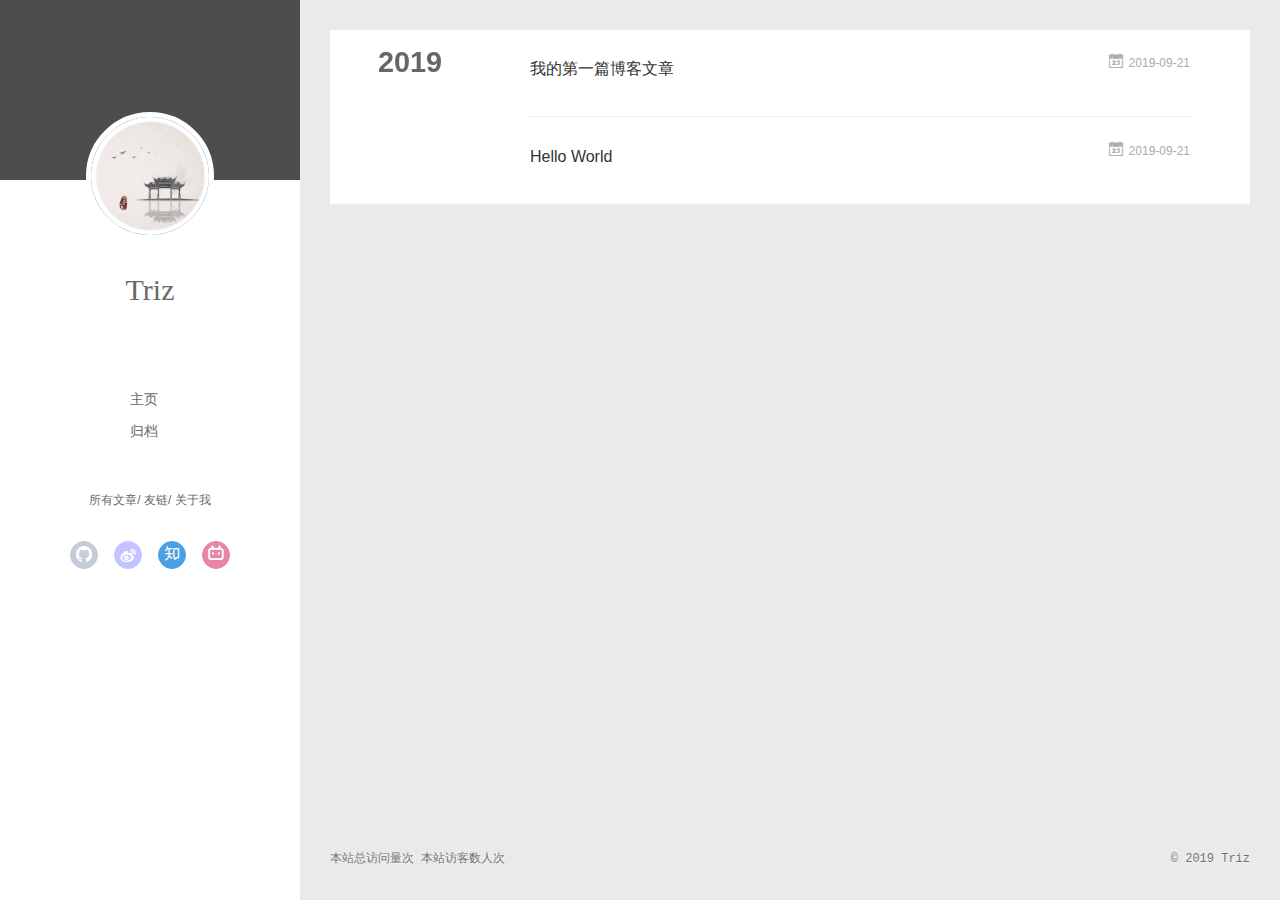
<file: archives/2019/09/index.html>
<!DOCTYPE html>
<html>
<head><meta name="generator" content="Hexo 3.9.0">
  <meta charset="utf-8">
  
  <meta name="renderer" content="webkit">
  <meta http-equiv="X-UA-Compatible" content="IE=edge">
  <link rel="dns-prefetch" href="http://yoursite.com">
  <title>Archives: 2019/9 | 晴岚阁</title>
  <meta name="viewport" content="width=device-width, initial-scale=1, maximum-scale=1">
  <meta property="og:type" content="website">
<meta property="og:title" content="晴岚阁">
<meta property="og:url" content="http://yoursite.com/archives/2019/09/index.html">
<meta property="og:site_name" content="晴岚阁">
<meta property="og:locale" content="zh-CN">
<meta name="twitter:card" content="summary">
<meta name="twitter:title" content="晴岚阁">
  
    <link rel="alternative" href="/atom.xml" title="晴岚阁" type="application/atom+xml">
  
  
    <link rel="icon" href="/favicon.png">
  
  <link rel="stylesheet" type="text/css" href="/./main.0cf68a.css">
  <style type="text/css">
  
    #container.show {
      background: linear-gradient(200deg,#a0cfe4,#e8c37e);
    }
  </style>
  

  

</head>
</html>
<body>
  <div id="container" q-class="show:isCtnShow">
    <canvas id="anm-canvas" class="anm-canvas"></canvas>
    <div class="left-col" q-class="show:isShow">
      
<div class="overlay" style="background: #4d4d4d"></div>
<div class="intrude-less">
	<header id="header" class="inner">
		<a href="/" class="profilepic">
			<img src="/img/b.png" class="js-avatar">
		</a>
		<hgroup>
		  <h1 class="header-author"><a href="/">Triz</a></h1>
		</hgroup>
		

		<nav class="header-menu">
			<ul>
			
				<li><a href="/">主页</a></li>
	        
				<li><a href="/archives/index.html">归档</a></li>
	        
			</ul>
		</nav>
		<nav class="header-smart-menu">
    		
    			
    			<a q-on="click: openSlider(e, 'innerArchive')" href="javascript:void(0)">所有文章</a>
    			
            
    			
    			<a q-on="click: openSlider(e, 'friends')" href="javascript:void(0)">友链</a>
    			
            
    			
    			<a q-on="click: openSlider(e, 'aboutme')" href="javascript:void(0)">关于我</a>
    			
            
		</nav>
		<nav class="header-nav">
			<div class="social">
				
					<a class="github" target="_blank" href="  https://github.com/Triz-X  " title="github"><i class="icon-github"></i></a>
		        
					<a class="weibo" target="_blank" href=" https://weibo.com/5517064871/profile?rightmod=1&wvr=6&mod=personinfo&is_all=1 " title="weibo"><i class="icon-weibo"></i></a>
		        
					<a class="zhihu" target="_blank" href=" https://www.zhihu.com/people/zhangcong-36/activities " title="zhihu"><i class="icon-zhihu"></i></a>
		        
					<a class="bilibili" target="_blank" href=" https://space.bilibili.com/416850770 " title="bilibili"><i class="icon-bilibili"></i></a>
		        
			</div>
		</nav>
	</header>		
</div>

    </div>
    <div class="mid-col" q-class="show:isShow,hide:isShow|isFalse">
      
<nav id="mobile-nav">
  	<div class="overlay js-overlay" style="background: #4d4d4d"></div>
	<div class="btnctn js-mobile-btnctn">
  		<div class="slider-trigger list" q-on="click: openSlider(e)"><i class="icon icon-sort"></i></div>
	</div>
	<div class="intrude-less">
		<header id="header" class="inner">
			<div class="profilepic">
				<img src="/img/b.png" class="js-avatar">
			</div>
			<hgroup>
			  <h1 class="header-author js-header-author">Triz</h1>
			</hgroup>
			
			
			
				
			
				
			
			
			
			<nav class="header-nav">
				<div class="social">
					
						<a class="github" target="_blank" href="  https://github.com/Triz-X  " title="github"><i class="icon-github"></i></a>
			        
						<a class="weibo" target="_blank" href=" https://weibo.com/5517064871/profile?rightmod=1&wvr=6&mod=personinfo&is_all=1 " title="weibo"><i class="icon-weibo"></i></a>
			        
						<a class="zhihu" target="_blank" href=" https://www.zhihu.com/people/zhangcong-36/activities " title="zhihu"><i class="icon-zhihu"></i></a>
			        
						<a class="bilibili" target="_blank" href=" https://space.bilibili.com/416850770 " title="bilibili"><i class="icon-bilibili"></i></a>
			        
				</div>
			</nav>

			<nav class="header-menu js-header-menu">
				<ul style="width: 50%">
				
				
					<li style="width: 50%"><a href="/">主页</a></li>
		        
					<li style="width: 50%"><a href="/archives/index.html">归档</a></li>
		        
				</ul>
			</nav>
		</header>				
	</div>
	<div class="mobile-mask" style="display:none" q-show="isShow"></div>
</nav>

      <div id="wrapper" class="body-wrap">
        <div class="menu-l">
          <div class="canvas-wrap">
            <canvas data-colors="#eaeaea" data-sectionHeight="100" data-contentId="js-content" id="myCanvas1" class="anm-canvas"></canvas>
          </div>
          <div id="js-content" class="content-ll">
            
  
  
    
    
      
      
      <section class="archives-wrap">
        <div class="archive-year-wrap">
          <a href="/archives/2019" class="archive-year">2019</a>
        </div>
        <div class="archives">
    
    <article class="archive-article archive-type-post">
  <div class="archive-article-inner">
    <header class="archive-article-header">
      	<div class="article-meta">
	      	<a href="/2019/09/21/我的第一篇博客文章/" class="archive-article-date">
  	<time datetime="2019-09-20T18:14:03.000Z" itemprop="datePublished"><i class="icon-calendar icon"></i>2019-09-21</time>
</a>
        </div>
    	 
  
    <h1 itemprop="name">
      <a class="archive-article-title" href="/2019/09/21/我的第一篇博客文章/">我的第一篇博客文章</a>
    </h1>
  

        <div class="article-info info-on-right">
          
          

        </div>
        <div class="clearfix"></div>
    </header>
  </div>
</article>
  
    
    
    <article class="archive-article archive-type-post">
  <div class="archive-article-inner">
    <header class="archive-article-header">
      	<div class="article-meta">
	      	<a href="/2019/09/21/hello-world/" class="archive-article-date">
  	<time datetime="2019-09-20T18:05:13.910Z" itemprop="datePublished"><i class="icon-calendar icon"></i>2019-09-21</time>
</a>
        </div>
    	 
  
    <h1 itemprop="name">
      <a class="archive-article-title" href="/2019/09/21/hello-world/">Hello World</a>
    </h1>
  

        <div class="article-info info-on-right">
          
          

        </div>
        <div class="clearfix"></div>
    </header>
  </div>
</article>
  
  
    </div></section>
  

    


          </div>
        </div>
      </div>
      <footer id="footer">
  <div class="outer">
    <div id="footer-info">
    	<div class="footer-right">
    		&copy; 2019 Triz
    	</div>
      	<div class="footer-left">
	   <span id="busuanzi_container_site_pv">    本站总访问量<span id="busuanzi_value_site_pv"></span>次</span>
                    <span id="busuanzi_container_site_uv">  本站访客数<span id="busuanzi_value_site_uv"></span>人次</span>
      	</div>
    </div>
  </div>
</footer>
    </div>
    <script>
	var yiliaConfig = {
		mathjax: false,
		isHome: false,
		isPost: false,
		isArchive: true,
		isTag: false,
		isCategory: false,
		open_in_new: false,
		toc_hide_index: true,
		root: "/",
		innerArchive: true,
		showTags: false
	}
</script>


<script>!function(t){function n(e){if(r[e])return r[e].exports;var i=r[e]={exports:{},id:e,loaded:!1};return t[e].call(i.exports,i,i.exports,n),i.loaded=!0,i.exports}var r={};n.m=t,n.c=r,n.p="./",n(0)}([function(t,n,r){r(195),t.exports=r(191)},function(t,n,r){var e=r(3),i=r(52),o=r(27),u=r(28),c=r(53),f="prototype",a=function(t,n,r){var s,l,h,v,p=t&a.F,d=t&a.G,y=t&a.S,g=t&a.P,b=t&a.B,m=d?e:y?e[n]||(e[n]={}):(e[n]||{})[f],x=d?i:i[n]||(i[n]={}),w=x[f]||(x[f]={});d&&(r=n);for(s in r)l=!p&&m&&void 0!==m[s],h=(l?m:r)[s],v=b&&l?c(h,e):g&&"function"==typeof h?c(Function.call,h):h,m&&u(m,s,h,t&a.U),x[s]!=h&&o(x,s,v),g&&w[s]!=h&&(w[s]=h)};e.core=i,a.F=1,a.G=2,a.S=4,a.P=8,a.B=16,a.W=32,a.U=64,a.R=128,t.exports=a},function(t,n,r){var e=r(6);t.exports=function(t){if(!e(t))throw TypeError(t+" is not an object!");return t}},function(t,n){var r=t.exports="undefined"!=typeof window&&window.Math==Math?window:"undefined"!=typeof self&&self.Math==Math?self:Function("return this")();"number"==typeof __g&&(__g=r)},function(t,n){t.exports=function(t){try{return!!t()}catch(t){return!0}}},function(t,n){var r=t.exports="undefined"!=typeof window&&window.Math==Math?window:"undefined"!=typeof self&&self.Math==Math?self:Function("return this")();"number"==typeof __g&&(__g=r)},function(t,n){t.exports=function(t){return"object"==typeof t?null!==t:"function"==typeof t}},function(t,n,r){var e=r(126)("wks"),i=r(76),o=r(3).Symbol,u="function"==typeof o;(t.exports=function(t){return e[t]||(e[t]=u&&o[t]||(u?o:i)("Symbol."+t))}).store=e},function(t,n){var r={}.hasOwnProperty;t.exports=function(t,n){return r.call(t,n)}},function(t,n,r){var e=r(94),i=r(33);t.exports=function(t){return e(i(t))}},function(t,n,r){t.exports=!r(4)(function(){return 7!=Object.defineProperty({},"a",{get:function(){return 7}}).a})},function(t,n,r){var e=r(2),i=r(167),o=r(50),u=Object.defineProperty;n.f=r(10)?Object.defineProperty:function(t,n,r){if(e(t),n=o(n,!0),e(r),i)try{return u(t,n,r)}catch(t){}if("get"in r||"set"in r)throw TypeError("Accessors not supported!");return"value"in r&&(t[n]=r.value),t}},function(t,n,r){t.exports=!r(18)(function(){return 7!=Object.defineProperty({},"a",{get:function(){return 7}}).a})},function(t,n,r){var e=r(14),i=r(22);t.exports=r(12)?function(t,n,r){return e.f(t,n,i(1,r))}:function(t,n,r){return t[n]=r,t}},function(t,n,r){var e=r(20),i=r(58),o=r(42),u=Object.defineProperty;n.f=r(12)?Object.defineProperty:function(t,n,r){if(e(t),n=o(n,!0),e(r),i)try{return u(t,n,r)}catch(t){}if("get"in r||"set"in r)throw TypeError("Accessors not supported!");return"value"in r&&(t[n]=r.value),t}},function(t,n,r){var e=r(40)("wks"),i=r(23),o=r(5).Symbol,u="function"==typeof o;(t.exports=function(t){return e[t]||(e[t]=u&&o[t]||(u?o:i)("Symbol."+t))}).store=e},function(t,n,r){var e=r(67),i=Math.min;t.exports=function(t){return t>0?i(e(t),9007199254740991):0}},function(t,n,r){var e=r(46);t.exports=function(t){return Object(e(t))}},function(t,n){t.exports=function(t){try{return!!t()}catch(t){return!0}}},function(t,n,r){var e=r(63),i=r(34);t.exports=Object.keys||function(t){return e(t,i)}},function(t,n,r){var e=r(21);t.exports=function(t){if(!e(t))throw TypeError(t+" is not an object!");return t}},function(t,n){t.exports=function(t){return"object"==typeof t?null!==t:"function"==typeof t}},function(t,n){t.exports=function(t,n){return{enumerable:!(1&t),configurable:!(2&t),writable:!(4&t),value:n}}},function(t,n){var r=0,e=Math.random();t.exports=function(t){return"Symbol(".concat(void 0===t?"":t,")_",(++r+e).toString(36))}},function(t,n){var r={}.hasOwnProperty;t.exports=function(t,n){return r.call(t,n)}},function(t,n){var r=t.exports={version:"2.4.0"};"number"==typeof __e&&(__e=r)},function(t,n){t.exports=function(t){if("function"!=typeof t)throw TypeError(t+" is not a function!");return t}},function(t,n,r){var e=r(11),i=r(66);t.exports=r(10)?function(t,n,r){return e.f(t,n,i(1,r))}:function(t,n,r){return t[n]=r,t}},function(t,n,r){var e=r(3),i=r(27),o=r(24),u=r(76)("src"),c="toString",f=Function[c],a=(""+f).split(c);r(52).inspectSource=function(t){return f.call(t)},(t.exports=function(t,n,r,c){var f="function"==typeof r;f&&(o(r,"name")||i(r,"name",n)),t[n]!==r&&(f&&(o(r,u)||i(r,u,t[n]?""+t[n]:a.join(String(n)))),t===e?t[n]=r:c?t[n]?t[n]=r:i(t,n,r):(delete t[n],i(t,n,r)))})(Function.prototype,c,function(){return"function"==typeof this&&this[u]||f.call(this)})},function(t,n,r){var e=r(1),i=r(4),o=r(46),u=function(t,n,r,e){var i=String(o(t)),u="<"+n;return""!==r&&(u+=" "+r+'="'+String(e).replace(/"/g,"&quot;")+'"'),u+">"+i+"</"+n+">"};t.exports=function(t,n){var r={};r[t]=n(u),e(e.P+e.F*i(function(){var n=""[t]('"');return n!==n.toLowerCase()||n.split('"').length>3}),"String",r)}},function(t,n,r){var e=r(115),i=r(46);t.exports=function(t){return e(i(t))}},function(t,n,r){var e=r(116),i=r(66),o=r(30),u=r(50),c=r(24),f=r(167),a=Object.getOwnPropertyDescriptor;n.f=r(10)?a:function(t,n){if(t=o(t),n=u(n,!0),f)try{return a(t,n)}catch(t){}if(c(t,n))return i(!e.f.call(t,n),t[n])}},function(t,n,r){var e=r(24),i=r(17),o=r(145)("IE_PROTO"),u=Object.prototype;t.exports=Object.getPrototypeOf||function(t){return t=i(t),e(t,o)?t[o]:"function"==typeof t.constructor&&t instanceof t.constructor?t.constructor.prototype:t instanceof Object?u:null}},function(t,n){t.exports=function(t){if(void 0==t)throw TypeError("Can't call method on  "+t);return t}},function(t,n){t.exports="constructor,hasOwnProperty,isPrototypeOf,propertyIsEnumerable,toLocaleString,toString,valueOf".split(",")},function(t,n){t.exports={}},function(t,n){t.exports=!0},function(t,n){n.f={}.propertyIsEnumerable},function(t,n,r){var e=r(14).f,i=r(8),o=r(15)("toStringTag");t.exports=function(t,n,r){t&&!i(t=r?t:t.prototype,o)&&e(t,o,{configurable:!0,value:n})}},function(t,n,r){var e=r(40)("keys"),i=r(23);t.exports=function(t){return e[t]||(e[t]=i(t))}},function(t,n,r){var e=r(5),i="__core-js_shared__",o=e[i]||(e[i]={});t.exports=function(t){return o[t]||(o[t]={})}},function(t,n){var r=Math.ceil,e=Math.floor;t.exports=function(t){return isNaN(t=+t)?0:(t>0?e:r)(t)}},function(t,n,r){var e=r(21);t.exports=function(t,n){if(!e(t))return t;var r,i;if(n&&"function"==typeof(r=t.toString)&&!e(i=r.call(t)))return i;if("function"==typeof(r=t.valueOf)&&!e(i=r.call(t)))return i;if(!n&&"function"==typeof(r=t.toString)&&!e(i=r.call(t)))return i;throw TypeError("Can't convert object to primitive value")}},function(t,n,r){var e=r(5),i=r(25),o=r(36),u=r(44),c=r(14).f;t.exports=function(t){var n=i.Symbol||(i.Symbol=o?{}:e.Symbol||{});"_"==t.charAt(0)||t in n||c(n,t,{value:u.f(t)})}},function(t,n,r){n.f=r(15)},function(t,n){var r={}.toString;t.exports=function(t){return r.call(t).slice(8,-1)}},function(t,n){t.exports=function(t){if(void 0==t)throw TypeError("Can't call method on  "+t);return t}},function(t,n,r){var e=r(4);t.exports=function(t,n){return!!t&&e(function(){n?t.call(null,function(){},1):t.call(null)})}},function(t,n,r){var e=r(53),i=r(115),o=r(17),u=r(16),c=r(203);t.exports=function(t,n){var r=1==t,f=2==t,a=3==t,s=4==t,l=6==t,h=5==t||l,v=n||c;return function(n,c,p){for(var d,y,g=o(n),b=i(g),m=e(c,p,3),x=u(b.length),w=0,S=r?v(n,x):f?v(n,0):void 0;x>w;w++)if((h||w in b)&&(d=b[w],y=m(d,w,g),t))if(r)S[w]=y;else if(y)switch(t){case 3:return!0;case 5:return d;case 6:return w;case 2:S.push(d)}else if(s)return!1;return l?-1:a||s?s:S}}},function(t,n,r){var e=r(1),i=r(52),o=r(4);t.exports=function(t,n){var r=(i.Object||{})[t]||Object[t],u={};u[t]=n(r),e(e.S+e.F*o(function(){r(1)}),"Object",u)}},function(t,n,r){var e=r(6);t.exports=function(t,n){if(!e(t))return t;var r,i;if(n&&"function"==typeof(r=t.toString)&&!e(i=r.call(t)))return i;if("function"==typeof(r=t.valueOf)&&!e(i=r.call(t)))return i;if(!n&&"function"==typeof(r=t.toString)&&!e(i=r.call(t)))return i;throw TypeError("Can't convert object to primitive value")}},function(t,n,r){var e=r(5),i=r(25),o=r(91),u=r(13),c="prototype",f=function(t,n,r){var a,s,l,h=t&f.F,v=t&f.G,p=t&f.S,d=t&f.P,y=t&f.B,g=t&f.W,b=v?i:i[n]||(i[n]={}),m=b[c],x=v?e:p?e[n]:(e[n]||{})[c];v&&(r=n);for(a in r)(s=!h&&x&&void 0!==x[a])&&a in b||(l=s?x[a]:r[a],b[a]=v&&"function"!=typeof x[a]?r[a]:y&&s?o(l,e):g&&x[a]==l?function(t){var n=function(n,r,e){if(this instanceof t){switch(arguments.length){case 0:return new t;case 1:return new t(n);case 2:return new t(n,r)}return new t(n,r,e)}return t.apply(this,arguments)};return n[c]=t[c],n}(l):d&&"function"==typeof l?o(Function.call,l):l,d&&((b.virtual||(b.virtual={}))[a]=l,t&f.R&&m&&!m[a]&&u(m,a,l)))};f.F=1,f.G=2,f.S=4,f.P=8,f.B=16,f.W=32,f.U=64,f.R=128,t.exports=f},function(t,n){var r=t.exports={version:"2.4.0"};"number"==typeof __e&&(__e=r)},function(t,n,r){var e=r(26);t.exports=function(t,n,r){if(e(t),void 0===n)return t;switch(r){case 1:return function(r){return t.call(n,r)};case 2:return function(r,e){return t.call(n,r,e)};case 3:return function(r,e,i){return t.call(n,r,e,i)}}return function(){return t.apply(n,arguments)}}},function(t,n,r){var e=r(183),i=r(1),o=r(126)("metadata"),u=o.store||(o.store=new(r(186))),c=function(t,n,r){var i=u.get(t);if(!i){if(!r)return;u.set(t,i=new e)}var o=i.get(n);if(!o){if(!r)return;i.set(n,o=new e)}return o},f=function(t,n,r){var e=c(n,r,!1);return void 0!==e&&e.has(t)},a=function(t,n,r){var e=c(n,r,!1);return void 0===e?void 0:e.get(t)},s=function(t,n,r,e){c(r,e,!0).set(t,n)},l=function(t,n){var r=c(t,n,!1),e=[];return r&&r.forEach(function(t,n){e.push(n)}),e},h=function(t){return void 0===t||"symbol"==typeof t?t:String(t)},v=function(t){i(i.S,"Reflect",t)};t.exports={store:u,map:c,has:f,get:a,set:s,keys:l,key:h,exp:v}},function(t,n,r){"use strict";if(r(10)){var e=r(69),i=r(3),o=r(4),u=r(1),c=r(127),f=r(152),a=r(53),s=r(68),l=r(66),h=r(27),v=r(73),p=r(67),d=r(16),y=r(75),g=r(50),b=r(24),m=r(180),x=r(114),w=r(6),S=r(17),_=r(137),O=r(70),E=r(32),P=r(71).f,j=r(154),F=r(76),M=r(7),A=r(48),N=r(117),T=r(146),I=r(155),k=r(80),L=r(123),R=r(74),C=r(130),D=r(160),U=r(11),W=r(31),G=U.f,B=W.f,V=i.RangeError,z=i.TypeError,q=i.Uint8Array,K="ArrayBuffer",J="Shared"+K,Y="BYTES_PER_ELEMENT",H="prototype",$=Array[H],X=f.ArrayBuffer,Q=f.DataView,Z=A(0),tt=A(2),nt=A(3),rt=A(4),et=A(5),it=A(6),ot=N(!0),ut=N(!1),ct=I.values,ft=I.keys,at=I.entries,st=$.lastIndexOf,lt=$.reduce,ht=$.reduceRight,vt=$.join,pt=$.sort,dt=$.slice,yt=$.toString,gt=$.toLocaleString,bt=M("iterator"),mt=M("toStringTag"),xt=F("typed_constructor"),wt=F("def_constructor"),St=c.CONSTR,_t=c.TYPED,Ot=c.VIEW,Et="Wrong length!",Pt=A(1,function(t,n){return Tt(T(t,t[wt]),n)}),jt=o(function(){return 1===new q(new Uint16Array([1]).buffer)[0]}),Ft=!!q&&!!q[H].set&&o(function(){new q(1).set({})}),Mt=function(t,n){if(void 0===t)throw z(Et);var r=+t,e=d(t);if(n&&!m(r,e))throw V(Et);return e},At=function(t,n){var r=p(t);if(r<0||r%n)throw V("Wrong offset!");return r},Nt=function(t){if(w(t)&&_t in t)return t;throw z(t+" is not a typed array!")},Tt=function(t,n){if(!(w(t)&&xt in t))throw z("It is not a typed array constructor!");return new t(n)},It=function(t,n){return kt(T(t,t[wt]),n)},kt=function(t,n){for(var r=0,e=n.length,i=Tt(t,e);e>r;)i[r]=n[r++];return i},Lt=function(t,n,r){G(t,n,{get:function(){return this._d[r]}})},Rt=function(t){var n,r,e,i,o,u,c=S(t),f=arguments.length,s=f>1?arguments[1]:void 0,l=void 0!==s,h=j(c);if(void 0!=h&&!_(h)){for(u=h.call(c),e=[],n=0;!(o=u.next()).done;n++)e.push(o.value);c=e}for(l&&f>2&&(s=a(s,arguments[2],2)),n=0,r=d(c.length),i=Tt(this,r);r>n;n++)i[n]=l?s(c[n],n):c[n];return i},Ct=function(){for(var t=0,n=arguments.length,r=Tt(this,n);n>t;)r[t]=arguments[t++];return r},Dt=!!q&&o(function(){gt.call(new q(1))}),Ut=function(){return gt.apply(Dt?dt.call(Nt(this)):Nt(this),arguments)},Wt={copyWithin:function(t,n){return D.call(Nt(this),t,n,arguments.length>2?arguments[2]:void 0)},every:function(t){return rt(Nt(this),t,arguments.length>1?arguments[1]:void 0)},fill:function(t){return C.apply(Nt(this),arguments)},filter:function(t){return It(this,tt(Nt(this),t,arguments.length>1?arguments[1]:void 0))},find:function(t){return et(Nt(this),t,arguments.length>1?arguments[1]:void 0)},findIndex:function(t){return it(Nt(this),t,arguments.length>1?arguments[1]:void 0)},forEach:function(t){Z(Nt(this),t,arguments.length>1?arguments[1]:void 0)},indexOf:function(t){return ut(Nt(this),t,arguments.length>1?arguments[1]:void 0)},includes:function(t){return ot(Nt(this),t,arguments.length>1?arguments[1]:void 0)},join:function(t){return vt.apply(Nt(this),arguments)},lastIndexOf:function(t){return st.apply(Nt(this),arguments)},map:function(t){return Pt(Nt(this),t,arguments.length>1?arguments[1]:void 0)},reduce:function(t){return lt.apply(Nt(this),arguments)},reduceRight:function(t){return ht.apply(Nt(this),arguments)},reverse:function(){for(var t,n=this,r=Nt(n).length,e=Math.floor(r/2),i=0;i<e;)t=n[i],n[i++]=n[--r],n[r]=t;return n},some:function(t){return nt(Nt(this),t,arguments.length>1?arguments[1]:void 0)},sort:function(t){return pt.call(Nt(this),t)},subarray:function(t,n){var r=Nt(this),e=r.length,i=y(t,e);return new(T(r,r[wt]))(r.buffer,r.byteOffset+i*r.BYTES_PER_ELEMENT,d((void 0===n?e:y(n,e))-i))}},Gt=function(t,n){return It(this,dt.call(Nt(this),t,n))},Bt=function(t){Nt(this);var n=At(arguments[1],1),r=this.length,e=S(t),i=d(e.length),o=0;if(i+n>r)throw V(Et);for(;o<i;)this[n+o]=e[o++]},Vt={entries:function(){return at.call(Nt(this))},keys:function(){return ft.call(Nt(this))},values:function(){return ct.call(Nt(this))}},zt=function(t,n){return w(t)&&t[_t]&&"symbol"!=typeof n&&n in t&&String(+n)==String(n)},qt=function(t,n){return zt(t,n=g(n,!0))?l(2,t[n]):B(t,n)},Kt=function(t,n,r){return!(zt(t,n=g(n,!0))&&w(r)&&b(r,"value"))||b(r,"get")||b(r,"set")||r.configurable||b(r,"writable")&&!r.writable||b(r,"enumerable")&&!r.enumerable?G(t,n,r):(t[n]=r.value,t)};St||(W.f=qt,U.f=Kt),u(u.S+u.F*!St,"Object",{getOwnPropertyDescriptor:qt,defineProperty:Kt}),o(function(){yt.call({})})&&(yt=gt=function(){return vt.call(this)});var Jt=v({},Wt);v(Jt,Vt),h(Jt,bt,Vt.values),v(Jt,{slice:Gt,set:Bt,constructor:function(){},toString:yt,toLocaleString:Ut}),Lt(Jt,"buffer","b"),Lt(Jt,"byteOffset","o"),Lt(Jt,"byteLength","l"),Lt(Jt,"length","e"),G(Jt,mt,{get:function(){return this[_t]}}),t.exports=function(t,n,r,f){f=!!f;var a=t+(f?"Clamped":"")+"Array",l="Uint8Array"!=a,v="get"+t,p="set"+t,y=i[a],g=y||{},b=y&&E(y),m=!y||!c.ABV,S={},_=y&&y[H],j=function(t,r){var e=t._d;return e.v[v](r*n+e.o,jt)},F=function(t,r,e){var i=t._d;f&&(e=(e=Math.round(e))<0?0:e>255?255:255&e),i.v[p](r*n+i.o,e,jt)},M=function(t,n){G(t,n,{get:function(){return j(this,n)},set:function(t){return F(this,n,t)},enumerable:!0})};m?(y=r(function(t,r,e,i){s(t,y,a,"_d");var o,u,c,f,l=0,v=0;if(w(r)){if(!(r instanceof X||(f=x(r))==K||f==J))return _t in r?kt(y,r):Rt.call(y,r);o=r,v=At(e,n);var p=r.byteLength;if(void 0===i){if(p%n)throw V(Et);if((u=p-v)<0)throw V(Et)}else if((u=d(i)*n)+v>p)throw V(Et);c=u/n}else c=Mt(r,!0),u=c*n,o=new X(u);for(h(t,"_d",{b:o,o:v,l:u,e:c,v:new Q(o)});l<c;)M(t,l++)}),_=y[H]=O(Jt),h(_,"constructor",y)):L(function(t){new y(null),new y(t)},!0)||(y=r(function(t,r,e,i){s(t,y,a);var o;return w(r)?r instanceof X||(o=x(r))==K||o==J?void 0!==i?new g(r,At(e,n),i):void 0!==e?new g(r,At(e,n)):new g(r):_t in r?kt(y,r):Rt.call(y,r):new g(Mt(r,l))}),Z(b!==Function.prototype?P(g).concat(P(b)):P(g),function(t){t in y||h(y,t,g[t])}),y[H]=_,e||(_.constructor=y));var A=_[bt],N=!!A&&("values"==A.name||void 0==A.name),T=Vt.values;h(y,xt,!0),h(_,_t,a),h(_,Ot,!0),h(_,wt,y),(f?new y(1)[mt]==a:mt in _)||G(_,mt,{get:function(){return a}}),S[a]=y,u(u.G+u.W+u.F*(y!=g),S),u(u.S,a,{BYTES_PER_ELEMENT:n,from:Rt,of:Ct}),Y in _||h(_,Y,n),u(u.P,a,Wt),R(a),u(u.P+u.F*Ft,a,{set:Bt}),u(u.P+u.F*!N,a,Vt),u(u.P+u.F*(_.toString!=yt),a,{toString:yt}),u(u.P+u.F*o(function(){new y(1).slice()}),a,{slice:Gt}),u(u.P+u.F*(o(function(){return[1,2].toLocaleString()!=new y([1,2]).toLocaleString()})||!o(function(){_.toLocaleString.call([1,2])})),a,{toLocaleString:Ut}),k[a]=N?A:T,e||N||h(_,bt,T)}}else t.exports=function(){}},function(t,n){var r={}.toString;t.exports=function(t){return r.call(t).slice(8,-1)}},function(t,n,r){var e=r(21),i=r(5).document,o=e(i)&&e(i.createElement);t.exports=function(t){return o?i.createElement(t):{}}},function(t,n,r){t.exports=!r(12)&&!r(18)(function(){return 7!=Object.defineProperty(r(57)("div"),"a",{get:function(){return 7}}).a})},function(t,n,r){"use strict";var e=r(36),i=r(51),o=r(64),u=r(13),c=r(8),f=r(35),a=r(96),s=r(38),l=r(103),h=r(15)("iterator"),v=!([].keys&&"next"in[].keys()),p="keys",d="values",y=function(){return this};t.exports=function(t,n,r,g,b,m,x){a(r,n,g);var w,S,_,O=function(t){if(!v&&t in F)return F[t];switch(t){case p:case d:return function(){return new r(this,t)}}return function(){return new r(this,t)}},E=n+" Iterator",P=b==d,j=!1,F=t.prototype,M=F[h]||F["@@iterator"]||b&&F[b],A=M||O(b),N=b?P?O("entries"):A:void 0,T="Array"==n?F.entries||M:M;if(T&&(_=l(T.call(new t)))!==Object.prototype&&(s(_,E,!0),e||c(_,h)||u(_,h,y)),P&&M&&M.name!==d&&(j=!0,A=function(){return M.call(this)}),e&&!x||!v&&!j&&F[h]||u(F,h,A),f[n]=A,f[E]=y,b)if(w={values:P?A:O(d),keys:m?A:O(p),entries:N},x)for(S in w)S in F||o(F,S,w[S]);else i(i.P+i.F*(v||j),n,w);return w}},function(t,n,r){var e=r(20),i=r(100),o=r(34),u=r(39)("IE_PROTO"),c=function(){},f="prototype",a=function(){var t,n=r(57)("iframe"),e=o.length;for(n.style.display="none",r(93).appendChild(n),n.src="javascript:",t=n.contentWindow.document,t.open(),t.write("<script>document.F=Object<\/script>"),t.close(),a=t.F;e--;)delete a[f][o[e]];return a()};t.exports=Object.create||function(t,n){var r;return null!==t?(c[f]=e(t),r=new c,c[f]=null,r[u]=t):r=a(),void 0===n?r:i(r,n)}},function(t,n,r){var e=r(63),i=r(34).concat("length","prototype");n.f=Object.getOwnPropertyNames||function(t){return e(t,i)}},function(t,n){n.f=Object.getOwnPropertySymbols},function(t,n,r){var e=r(8),i=r(9),o=r(90)(!1),u=r(39)("IE_PROTO");t.exports=function(t,n){var r,c=i(t),f=0,a=[];for(r in c)r!=u&&e(c,r)&&a.push(r);for(;n.length>f;)e(c,r=n[f++])&&(~o(a,r)||a.push(r));return a}},function(t,n,r){t.exports=r(13)},function(t,n,r){var e=r(76)("meta"),i=r(6),o=r(24),u=r(11).f,c=0,f=Object.isExtensible||function(){return!0},a=!r(4)(function(){return f(Object.preventExtensions({}))}),s=function(t){u(t,e,{value:{i:"O"+ ++c,w:{}}})},l=function(t,n){if(!i(t))return"symbol"==typeof t?t:("string"==typeof t?"S":"P")+t;if(!o(t,e)){if(!f(t))return"F";if(!n)return"E";s(t)}return t[e].i},h=function(t,n){if(!o(t,e)){if(!f(t))return!0;if(!n)return!1;s(t)}return t[e].w},v=function(t){return a&&p.NEED&&f(t)&&!o(t,e)&&s(t),t},p=t.exports={KEY:e,NEED:!1,fastKey:l,getWeak:h,onFreeze:v}},function(t,n){t.exports=function(t,n){return{enumerable:!(1&t),configurable:!(2&t),writable:!(4&t),value:n}}},function(t,n){var r=Math.ceil,e=Math.floor;t.exports=function(t){return isNaN(t=+t)?0:(t>0?e:r)(t)}},function(t,n){t.exports=function(t,n,r,e){if(!(t instanceof n)||void 0!==e&&e in t)throw TypeError(r+": incorrect invocation!");return t}},function(t,n){t.exports=!1},function(t,n,r){var e=r(2),i=r(173),o=r(133),u=r(145)("IE_PROTO"),c=function(){},f="prototype",a=function(){var t,n=r(132)("iframe"),e=o.length;for(n.style.display="none",r(135).appendChild(n),n.src="javascript:",t=n.contentWindow.document,t.open(),t.write("<script>document.F=Object<\/script>"),t.close(),a=t.F;e--;)delete a[f][o[e]];return a()};t.exports=Object.create||function(t,n){var r;return null!==t?(c[f]=e(t),r=new c,c[f]=null,r[u]=t):r=a(),void 0===n?r:i(r,n)}},function(t,n,r){var e=r(175),i=r(133).concat("length","prototype");n.f=Object.getOwnPropertyNames||function(t){return e(t,i)}},function(t,n,r){var e=r(175),i=r(133);t.exports=Object.keys||function(t){return e(t,i)}},function(t,n,r){var e=r(28);t.exports=function(t,n,r){for(var i in n)e(t,i,n[i],r);return t}},function(t,n,r){"use strict";var e=r(3),i=r(11),o=r(10),u=r(7)("species");t.exports=function(t){var n=e[t];o&&n&&!n[u]&&i.f(n,u,{configurable:!0,get:function(){return this}})}},function(t,n,r){var e=r(67),i=Math.max,o=Math.min;t.exports=function(t,n){return t=e(t),t<0?i(t+n,0):o(t,n)}},function(t,n){var r=0,e=Math.random();t.exports=function(t){return"Symbol(".concat(void 0===t?"":t,")_",(++r+e).toString(36))}},function(t,n,r){var e=r(33);t.exports=function(t){return Object(e(t))}},function(t,n,r){var e=r(7)("unscopables"),i=Array.prototype;void 0==i[e]&&r(27)(i,e,{}),t.exports=function(t){i[e][t]=!0}},function(t,n,r){var e=r(53),i=r(169),o=r(137),u=r(2),c=r(16),f=r(154),a={},s={},n=t.exports=function(t,n,r,l,h){var v,p,d,y,g=h?function(){return t}:f(t),b=e(r,l,n?2:1),m=0;if("function"!=typeof g)throw TypeError(t+" is not iterable!");if(o(g)){for(v=c(t.length);v>m;m++)if((y=n?b(u(p=t[m])[0],p[1]):b(t[m]))===a||y===s)return y}else for(d=g.call(t);!(p=d.next()).done;)if((y=i(d,b,p.value,n))===a||y===s)return y};n.BREAK=a,n.RETURN=s},function(t,n){t.exports={}},function(t,n,r){var e=r(11).f,i=r(24),o=r(7)("toStringTag");t.exports=function(t,n,r){t&&!i(t=r?t:t.prototype,o)&&e(t,o,{configurable:!0,value:n})}},function(t,n,r){var e=r(1),i=r(46),o=r(4),u=r(150),c="["+u+"]",f="​",a=RegExp("^"+c+c+"*"),s=RegExp(c+c+"*$"),l=function(t,n,r){var i={},c=o(function(){return!!u[t]()||f[t]()!=f}),a=i[t]=c?n(h):u[t];r&&(i[r]=a),e(e.P+e.F*c,"String",i)},h=l.trim=function(t,n){return t=String(i(t)),1&n&&(t=t.replace(a,"")),2&n&&(t=t.replace(s,"")),t};t.exports=l},function(t,n,r){t.exports={default:r(86),__esModule:!0}},function(t,n,r){t.exports={default:r(87),__esModule:!0}},function(t,n,r){"use strict";function e(t){return t&&t.__esModule?t:{default:t}}n.__esModule=!0;var i=r(84),o=e(i),u=r(83),c=e(u),f="function"==typeof c.default&&"symbol"==typeof o.default?function(t){return typeof t}:function(t){return t&&"function"==typeof c.default&&t.constructor===c.default&&t!==c.default.prototype?"symbol":typeof t};n.default="function"==typeof c.default&&"symbol"===f(o.default)?function(t){return void 0===t?"undefined":f(t)}:function(t){return t&&"function"==typeof c.default&&t.constructor===c.default&&t!==c.default.prototype?"symbol":void 0===t?"undefined":f(t)}},function(t,n,r){r(110),r(108),r(111),r(112),t.exports=r(25).Symbol},function(t,n,r){r(109),r(113),t.exports=r(44).f("iterator")},function(t,n){t.exports=function(t){if("function"!=typeof t)throw TypeError(t+" is not a function!");return t}},function(t,n){t.exports=function(){}},function(t,n,r){var e=r(9),i=r(106),o=r(105);t.exports=function(t){return function(n,r,u){var c,f=e(n),a=i(f.length),s=o(u,a);if(t&&r!=r){for(;a>s;)if((c=f[s++])!=c)return!0}else for(;a>s;s++)if((t||s in f)&&f[s]===r)return t||s||0;return!t&&-1}}},function(t,n,r){var e=r(88);t.exports=function(t,n,r){if(e(t),void 0===n)return t;switch(r){case 1:return function(r){return t.call(n,r)};case 2:return function(r,e){return t.call(n,r,e)};case 3:return function(r,e,i){return t.call(n,r,e,i)}}return function(){return t.apply(n,arguments)}}},function(t,n,r){var e=r(19),i=r(62),o=r(37);t.exports=function(t){var n=e(t),r=i.f;if(r)for(var u,c=r(t),f=o.f,a=0;c.length>a;)f.call(t,u=c[a++])&&n.push(u);return n}},function(t,n,r){t.exports=r(5).document&&document.documentElement},function(t,n,r){var e=r(56);t.exports=Object("z").propertyIsEnumerable(0)?Object:function(t){return"String"==e(t)?t.split(""):Object(t)}},function(t,n,r){var e=r(56);t.exports=Array.isArray||function(t){return"Array"==e(t)}},function(t,n,r){"use strict";var e=r(60),i=r(22),o=r(38),u={};r(13)(u,r(15)("iterator"),function(){return this}),t.exports=function(t,n,r){t.prototype=e(u,{next:i(1,r)}),o(t,n+" Iterator")}},function(t,n){t.exports=function(t,n){return{value:n,done:!!t}}},function(t,n,r){var e=r(19),i=r(9);t.exports=function(t,n){for(var r,o=i(t),u=e(o),c=u.length,f=0;c>f;)if(o[r=u[f++]]===n)return r}},function(t,n,r){var e=r(23)("meta"),i=r(21),o=r(8),u=r(14).f,c=0,f=Object.isExtensible||function(){return!0},a=!r(18)(function(){return f(Object.preventExtensions({}))}),s=function(t){u(t,e,{value:{i:"O"+ ++c,w:{}}})},l=function(t,n){if(!i(t))return"symbol"==typeof t?t:("string"==typeof t?"S":"P")+t;if(!o(t,e)){if(!f(t))return"F";if(!n)return"E";s(t)}return t[e].i},h=function(t,n){if(!o(t,e)){if(!f(t))return!0;if(!n)return!1;s(t)}return t[e].w},v=function(t){return a&&p.NEED&&f(t)&&!o(t,e)&&s(t),t},p=t.exports={KEY:e,NEED:!1,fastKey:l,getWeak:h,onFreeze:v}},function(t,n,r){var e=r(14),i=r(20),o=r(19);t.exports=r(12)?Object.defineProperties:function(t,n){i(t);for(var r,u=o(n),c=u.length,f=0;c>f;)e.f(t,r=u[f++],n[r]);return t}},function(t,n,r){var e=r(37),i=r(22),o=r(9),u=r(42),c=r(8),f=r(58),a=Object.getOwnPropertyDescriptor;n.f=r(12)?a:function(t,n){if(t=o(t),n=u(n,!0),f)try{return a(t,n)}catch(t){}if(c(t,n))return i(!e.f.call(t,n),t[n])}},function(t,n,r){var e=r(9),i=r(61).f,o={}.toString,u="object"==typeof window&&window&&Object.getOwnPropertyNames?Object.getOwnPropertyNames(window):[],c=function(t){try{return i(t)}catch(t){return u.slice()}};t.exports.f=function(t){return u&&"[object Window]"==o.call(t)?c(t):i(e(t))}},function(t,n,r){var e=r(8),i=r(77),o=r(39)("IE_PROTO"),u=Object.prototype;t.exports=Object.getPrototypeOf||function(t){return t=i(t),e(t,o)?t[o]:"function"==typeof t.constructor&&t instanceof t.constructor?t.constructor.prototype:t instanceof Object?u:null}},function(t,n,r){var e=r(41),i=r(33);t.exports=function(t){return function(n,r){var o,u,c=String(i(n)),f=e(r),a=c.length;return f<0||f>=a?t?"":void 0:(o=c.charCodeAt(f),o<55296||o>56319||f+1===a||(u=c.charCodeAt(f+1))<56320||u>57343?t?c.charAt(f):o:t?c.slice(f,f+2):u-56320+(o-55296<<10)+65536)}}},function(t,n,r){var e=r(41),i=Math.max,o=Math.min;t.exports=function(t,n){return t=e(t),t<0?i(t+n,0):o(t,n)}},function(t,n,r){var e=r(41),i=Math.min;t.exports=function(t){return t>0?i(e(t),9007199254740991):0}},function(t,n,r){"use strict";var e=r(89),i=r(97),o=r(35),u=r(9);t.exports=r(59)(Array,"Array",function(t,n){this._t=u(t),this._i=0,this._k=n},function(){var t=this._t,n=this._k,r=this._i++;return!t||r>=t.length?(this._t=void 0,i(1)):"keys"==n?i(0,r):"values"==n?i(0,t[r]):i(0,[r,t[r]])},"values"),o.Arguments=o.Array,e("keys"),e("values"),e("entries")},function(t,n){},function(t,n,r){"use strict";var e=r(104)(!0);r(59)(String,"String",function(t){this._t=String(t),this._i=0},function(){var t,n=this._t,r=this._i;return r>=n.length?{value:void 0,done:!0}:(t=e(n,r),this._i+=t.length,{value:t,done:!1})})},function(t,n,r){"use strict";var e=r(5),i=r(8),o=r(12),u=r(51),c=r(64),f=r(99).KEY,a=r(18),s=r(40),l=r(38),h=r(23),v=r(15),p=r(44),d=r(43),y=r(98),g=r(92),b=r(95),m=r(20),x=r(9),w=r(42),S=r(22),_=r(60),O=r(102),E=r(101),P=r(14),j=r(19),F=E.f,M=P.f,A=O.f,N=e.Symbol,T=e.JSON,I=T&&T.stringify,k="prototype",L=v("_hidden"),R=v("toPrimitive"),C={}.propertyIsEnumerable,D=s("symbol-registry"),U=s("symbols"),W=s("op-symbols"),G=Object[k],B="function"==typeof N,V=e.QObject,z=!V||!V[k]||!V[k].findChild,q=o&&a(function(){return 7!=_(M({},"a",{get:function(){return M(this,"a",{value:7}).a}})).a})?function(t,n,r){var e=F(G,n);e&&delete G[n],M(t,n,r),e&&t!==G&&M(G,n,e)}:M,K=function(t){var n=U[t]=_(N[k]);return n._k=t,n},J=B&&"symbol"==typeof N.iterator?function(t){return"symbol"==typeof t}:function(t){return t instanceof N},Y=function(t,n,r){return t===G&&Y(W,n,r),m(t),n=w(n,!0),m(r),i(U,n)?(r.enumerable?(i(t,L)&&t[L][n]&&(t[L][n]=!1),r=_(r,{enumerable:S(0,!1)})):(i(t,L)||M(t,L,S(1,{})),t[L][n]=!0),q(t,n,r)):M(t,n,r)},H=function(t,n){m(t);for(var r,e=g(n=x(n)),i=0,o=e.length;o>i;)Y(t,r=e[i++],n[r]);return t},$=function(t,n){return void 0===n?_(t):H(_(t),n)},X=function(t){var n=C.call(this,t=w(t,!0));return!(this===G&&i(U,t)&&!i(W,t))&&(!(n||!i(this,t)||!i(U,t)||i(this,L)&&this[L][t])||n)},Q=function(t,n){if(t=x(t),n=w(n,!0),t!==G||!i(U,n)||i(W,n)){var r=F(t,n);return!r||!i(U,n)||i(t,L)&&t[L][n]||(r.enumerable=!0),r}},Z=function(t){for(var n,r=A(x(t)),e=[],o=0;r.length>o;)i(U,n=r[o++])||n==L||n==f||e.push(n);return e},tt=function(t){for(var n,r=t===G,e=A(r?W:x(t)),o=[],u=0;e.length>u;)!i(U,n=e[u++])||r&&!i(G,n)||o.push(U[n]);return o};B||(N=function(){if(this instanceof N)throw TypeError("Symbol is not a constructor!");var t=h(arguments.length>0?arguments[0]:void 0),n=function(r){this===G&&n.call(W,r),i(this,L)&&i(this[L],t)&&(this[L][t]=!1),q(this,t,S(1,r))};return o&&z&&q(G,t,{configurable:!0,set:n}),K(t)},c(N[k],"toString",function(){return this._k}),E.f=Q,P.f=Y,r(61).f=O.f=Z,r(37).f=X,r(62).f=tt,o&&!r(36)&&c(G,"propertyIsEnumerable",X,!0),p.f=function(t){return K(v(t))}),u(u.G+u.W+u.F*!B,{Symbol:N});for(var nt="hasInstance,isConcatSpreadable,iterator,match,replace,search,species,split,toPrimitive,toStringTag,unscopables".split(","),rt=0;nt.length>rt;)v(nt[rt++]);for(var nt=j(v.store),rt=0;nt.length>rt;)d(nt[rt++]);u(u.S+u.F*!B,"Symbol",{for:function(t){return i(D,t+="")?D[t]:D[t]=N(t)},keyFor:function(t){if(J(t))return y(D,t);throw TypeError(t+" is not a symbol!")},useSetter:function(){z=!0},useSimple:function(){z=!1}}),u(u.S+u.F*!B,"Object",{create:$,defineProperty:Y,defineProperties:H,getOwnPropertyDescriptor:Q,getOwnPropertyNames:Z,getOwnPropertySymbols:tt}),T&&u(u.S+u.F*(!B||a(function(){var t=N();return"[null]"!=I([t])||"{}"!=I({a:t})||"{}"!=I(Object(t))})),"JSON",{stringify:function(t){if(void 0!==t&&!J(t)){for(var n,r,e=[t],i=1;arguments.length>i;)e.push(arguments[i++]);return n=e[1],"function"==typeof n&&(r=n),!r&&b(n)||(n=function(t,n){if(r&&(n=r.call(this,t,n)),!J(n))return n}),e[1]=n,I.apply(T,e)}}}),N[k][R]||r(13)(N[k],R,N[k].valueOf),l(N,"Symbol"),l(Math,"Math",!0),l(e.JSON,"JSON",!0)},function(t,n,r){r(43)("asyncIterator")},function(t,n,r){r(43)("observable")},function(t,n,r){r(107);for(var e=r(5),i=r(13),o=r(35),u=r(15)("toStringTag"),c=["NodeList","DOMTokenList","MediaList","StyleSheetList","CSSRuleList"],f=0;f<5;f++){var a=c[f],s=e[a],l=s&&s.prototype;l&&!l[u]&&i(l,u,a),o[a]=o.Array}},function(t,n,r){var e=r(45),i=r(7)("toStringTag"),o="Arguments"==e(function(){return arguments}()),u=function(t,n){try{return t[n]}catch(t){}};t.exports=function(t){var n,r,c;return void 0===t?"Undefined":null===t?"Null":"string"==typeof(r=u(n=Object(t),i))?r:o?e(n):"Object"==(c=e(n))&&"function"==typeof n.callee?"Arguments":c}},function(t,n,r){var e=r(45);t.exports=Object("z").propertyIsEnumerable(0)?Object:function(t){return"String"==e(t)?t.split(""):Object(t)}},function(t,n){n.f={}.propertyIsEnumerable},function(t,n,r){var e=r(30),i=r(16),o=r(75);t.exports=function(t){return function(n,r,u){var c,f=e(n),a=i(f.length),s=o(u,a);if(t&&r!=r){for(;a>s;)if((c=f[s++])!=c)return!0}else for(;a>s;s++)if((t||s in f)&&f[s]===r)return t||s||0;return!t&&-1}}},function(t,n,r){"use strict";var e=r(3),i=r(1),o=r(28),u=r(73),c=r(65),f=r(79),a=r(68),s=r(6),l=r(4),h=r(123),v=r(81),p=r(136);t.exports=function(t,n,r,d,y,g){var b=e[t],m=b,x=y?"set":"add",w=m&&m.prototype,S={},_=function(t){var n=w[t];o(w,t,"delete"==t?function(t){return!(g&&!s(t))&&n.call(this,0===t?0:t)}:"has"==t?function(t){return!(g&&!s(t))&&n.call(this,0===t?0:t)}:"get"==t?function(t){return g&&!s(t)?void 0:n.call(this,0===t?0:t)}:"add"==t?function(t){return n.call(this,0===t?0:t),this}:function(t,r){return n.call(this,0===t?0:t,r),this})};if("function"==typeof m&&(g||w.forEach&&!l(function(){(new m).entries().next()}))){var O=new m,E=O[x](g?{}:-0,1)!=O,P=l(function(){O.has(1)}),j=h(function(t){new m(t)}),F=!g&&l(function(){for(var t=new m,n=5;n--;)t[x](n,n);return!t.has(-0)});j||(m=n(function(n,r){a(n,m,t);var e=p(new b,n,m);return void 0!=r&&f(r,y,e[x],e),e}),m.prototype=w,w.constructor=m),(P||F)&&(_("delete"),_("has"),y&&_("get")),(F||E)&&_(x),g&&w.clear&&delete w.clear}else m=d.getConstructor(n,t,y,x),u(m.prototype,r),c.NEED=!0;return v(m,t),S[t]=m,i(i.G+i.W+i.F*(m!=b),S),g||d.setStrong(m,t,y),m}},function(t,n,r){"use strict";var e=r(27),i=r(28),o=r(4),u=r(46),c=r(7);t.exports=function(t,n,r){var f=c(t),a=r(u,f,""[t]),s=a[0],l=a[1];o(function(){var n={};return n[f]=function(){return 7},7!=""[t](n)})&&(i(String.prototype,t,s),e(RegExp.prototype,f,2==n?function(t,n){return l.call(t,this,n)}:function(t){return l.call(t,this)}))}
},function(t,n,r){"use strict";var e=r(2);t.exports=function(){var t=e(this),n="";return t.global&&(n+="g"),t.ignoreCase&&(n+="i"),t.multiline&&(n+="m"),t.unicode&&(n+="u"),t.sticky&&(n+="y"),n}},function(t,n){t.exports=function(t,n,r){var e=void 0===r;switch(n.length){case 0:return e?t():t.call(r);case 1:return e?t(n[0]):t.call(r,n[0]);case 2:return e?t(n[0],n[1]):t.call(r,n[0],n[1]);case 3:return e?t(n[0],n[1],n[2]):t.call(r,n[0],n[1],n[2]);case 4:return e?t(n[0],n[1],n[2],n[3]):t.call(r,n[0],n[1],n[2],n[3])}return t.apply(r,n)}},function(t,n,r){var e=r(6),i=r(45),o=r(7)("match");t.exports=function(t){var n;return e(t)&&(void 0!==(n=t[o])?!!n:"RegExp"==i(t))}},function(t,n,r){var e=r(7)("iterator"),i=!1;try{var o=[7][e]();o.return=function(){i=!0},Array.from(o,function(){throw 2})}catch(t){}t.exports=function(t,n){if(!n&&!i)return!1;var r=!1;try{var o=[7],u=o[e]();u.next=function(){return{done:r=!0}},o[e]=function(){return u},t(o)}catch(t){}return r}},function(t,n,r){t.exports=r(69)||!r(4)(function(){var t=Math.random();__defineSetter__.call(null,t,function(){}),delete r(3)[t]})},function(t,n){n.f=Object.getOwnPropertySymbols},function(t,n,r){var e=r(3),i="__core-js_shared__",o=e[i]||(e[i]={});t.exports=function(t){return o[t]||(o[t]={})}},function(t,n,r){for(var e,i=r(3),o=r(27),u=r(76),c=u("typed_array"),f=u("view"),a=!(!i.ArrayBuffer||!i.DataView),s=a,l=0,h="Int8Array,Uint8Array,Uint8ClampedArray,Int16Array,Uint16Array,Int32Array,Uint32Array,Float32Array,Float64Array".split(",");l<9;)(e=i[h[l++]])?(o(e.prototype,c,!0),o(e.prototype,f,!0)):s=!1;t.exports={ABV:a,CONSTR:s,TYPED:c,VIEW:f}},function(t,n){"use strict";var r={versions:function(){var t=window.navigator.userAgent;return{trident:t.indexOf("Trident")>-1,presto:t.indexOf("Presto")>-1,webKit:t.indexOf("AppleWebKit")>-1,gecko:t.indexOf("Gecko")>-1&&-1==t.indexOf("KHTML"),mobile:!!t.match(/AppleWebKit.*Mobile.*/),ios:!!t.match(/\(i[^;]+;( U;)? CPU.+Mac OS X/),android:t.indexOf("Android")>-1||t.indexOf("Linux")>-1,iPhone:t.indexOf("iPhone")>-1||t.indexOf("Mac")>-1,iPad:t.indexOf("iPad")>-1,webApp:-1==t.indexOf("Safari"),weixin:-1==t.indexOf("MicroMessenger")}}()};t.exports=r},function(t,n,r){"use strict";var e=r(85),i=function(t){return t&&t.__esModule?t:{default:t}}(e),o=function(){function t(t,n,e){return n||e?String.fromCharCode(n||e):r[t]||t}function n(t){return e[t]}var r={"&quot;":'"',"&lt;":"<","&gt;":">","&amp;":"&","&nbsp;":" "},e={};for(var u in r)e[r[u]]=u;return r["&apos;"]="'",e["'"]="&#39;",{encode:function(t){return t?(""+t).replace(/['<> "&]/g,n).replace(/\r?\n/g,"<br/>").replace(/\s/g,"&nbsp;"):""},decode:function(n){return n?(""+n).replace(/<br\s*\/?>/gi,"\n").replace(/&quot;|&lt;|&gt;|&amp;|&nbsp;|&apos;|&#(\d+);|&#(\d+)/g,t).replace(/\u00a0/g," "):""},encodeBase16:function(t){if(!t)return t;t+="";for(var n=[],r=0,e=t.length;e>r;r++)n.push(t.charCodeAt(r).toString(16).toUpperCase());return n.join("")},encodeBase16forJSON:function(t){if(!t)return t;t=t.replace(/[\u4E00-\u9FBF]/gi,function(t){return escape(t).replace("%u","\\u")});for(var n=[],r=0,e=t.length;e>r;r++)n.push(t.charCodeAt(r).toString(16).toUpperCase());return n.join("")},decodeBase16:function(t){if(!t)return t;t+="";for(var n=[],r=0,e=t.length;e>r;r+=2)n.push(String.fromCharCode("0x"+t.slice(r,r+2)));return n.join("")},encodeObject:function(t){if(t instanceof Array)for(var n=0,r=t.length;r>n;n++)t[n]=o.encodeObject(t[n]);else if("object"==(void 0===t?"undefined":(0,i.default)(t)))for(var e in t)t[e]=o.encodeObject(t[e]);else if("string"==typeof t)return o.encode(t);return t},loadScript:function(t){var n=document.createElement("script");document.getElementsByTagName("body")[0].appendChild(n),n.setAttribute("src",t)},addLoadEvent:function(t){var n=window.onload;"function"!=typeof window.onload?window.onload=t:window.onload=function(){n(),t()}}}}();t.exports=o},function(t,n,r){"use strict";var e=r(17),i=r(75),o=r(16);t.exports=function(t){for(var n=e(this),r=o(n.length),u=arguments.length,c=i(u>1?arguments[1]:void 0,r),f=u>2?arguments[2]:void 0,a=void 0===f?r:i(f,r);a>c;)n[c++]=t;return n}},function(t,n,r){"use strict";var e=r(11),i=r(66);t.exports=function(t,n,r){n in t?e.f(t,n,i(0,r)):t[n]=r}},function(t,n,r){var e=r(6),i=r(3).document,o=e(i)&&e(i.createElement);t.exports=function(t){return o?i.createElement(t):{}}},function(t,n){t.exports="constructor,hasOwnProperty,isPrototypeOf,propertyIsEnumerable,toLocaleString,toString,valueOf".split(",")},function(t,n,r){var e=r(7)("match");t.exports=function(t){var n=/./;try{"/./"[t](n)}catch(r){try{return n[e]=!1,!"/./"[t](n)}catch(t){}}return!0}},function(t,n,r){t.exports=r(3).document&&document.documentElement},function(t,n,r){var e=r(6),i=r(144).set;t.exports=function(t,n,r){var o,u=n.constructor;return u!==r&&"function"==typeof u&&(o=u.prototype)!==r.prototype&&e(o)&&i&&i(t,o),t}},function(t,n,r){var e=r(80),i=r(7)("iterator"),o=Array.prototype;t.exports=function(t){return void 0!==t&&(e.Array===t||o[i]===t)}},function(t,n,r){var e=r(45);t.exports=Array.isArray||function(t){return"Array"==e(t)}},function(t,n,r){"use strict";var e=r(70),i=r(66),o=r(81),u={};r(27)(u,r(7)("iterator"),function(){return this}),t.exports=function(t,n,r){t.prototype=e(u,{next:i(1,r)}),o(t,n+" Iterator")}},function(t,n,r){"use strict";var e=r(69),i=r(1),o=r(28),u=r(27),c=r(24),f=r(80),a=r(139),s=r(81),l=r(32),h=r(7)("iterator"),v=!([].keys&&"next"in[].keys()),p="keys",d="values",y=function(){return this};t.exports=function(t,n,r,g,b,m,x){a(r,n,g);var w,S,_,O=function(t){if(!v&&t in F)return F[t];switch(t){case p:case d:return function(){return new r(this,t)}}return function(){return new r(this,t)}},E=n+" Iterator",P=b==d,j=!1,F=t.prototype,M=F[h]||F["@@iterator"]||b&&F[b],A=M||O(b),N=b?P?O("entries"):A:void 0,T="Array"==n?F.entries||M:M;if(T&&(_=l(T.call(new t)))!==Object.prototype&&(s(_,E,!0),e||c(_,h)||u(_,h,y)),P&&M&&M.name!==d&&(j=!0,A=function(){return M.call(this)}),e&&!x||!v&&!j&&F[h]||u(F,h,A),f[n]=A,f[E]=y,b)if(w={values:P?A:O(d),keys:m?A:O(p),entries:N},x)for(S in w)S in F||o(F,S,w[S]);else i(i.P+i.F*(v||j),n,w);return w}},function(t,n){var r=Math.expm1;t.exports=!r||r(10)>22025.465794806718||r(10)<22025.465794806718||-2e-17!=r(-2e-17)?function(t){return 0==(t=+t)?t:t>-1e-6&&t<1e-6?t+t*t/2:Math.exp(t)-1}:r},function(t,n){t.exports=Math.sign||function(t){return 0==(t=+t)||t!=t?t:t<0?-1:1}},function(t,n,r){var e=r(3),i=r(151).set,o=e.MutationObserver||e.WebKitMutationObserver,u=e.process,c=e.Promise,f="process"==r(45)(u);t.exports=function(){var t,n,r,a=function(){var e,i;for(f&&(e=u.domain)&&e.exit();t;){i=t.fn,t=t.next;try{i()}catch(e){throw t?r():n=void 0,e}}n=void 0,e&&e.enter()};if(f)r=function(){u.nextTick(a)};else if(o){var s=!0,l=document.createTextNode("");new o(a).observe(l,{characterData:!0}),r=function(){l.data=s=!s}}else if(c&&c.resolve){var h=c.resolve();r=function(){h.then(a)}}else r=function(){i.call(e,a)};return function(e){var i={fn:e,next:void 0};n&&(n.next=i),t||(t=i,r()),n=i}}},function(t,n,r){var e=r(6),i=r(2),o=function(t,n){if(i(t),!e(n)&&null!==n)throw TypeError(n+": can't set as prototype!")};t.exports={set:Object.setPrototypeOf||("__proto__"in{}?function(t,n,e){try{e=r(53)(Function.call,r(31).f(Object.prototype,"__proto__").set,2),e(t,[]),n=!(t instanceof Array)}catch(t){n=!0}return function(t,r){return o(t,r),n?t.__proto__=r:e(t,r),t}}({},!1):void 0),check:o}},function(t,n,r){var e=r(126)("keys"),i=r(76);t.exports=function(t){return e[t]||(e[t]=i(t))}},function(t,n,r){var e=r(2),i=r(26),o=r(7)("species");t.exports=function(t,n){var r,u=e(t).constructor;return void 0===u||void 0==(r=e(u)[o])?n:i(r)}},function(t,n,r){var e=r(67),i=r(46);t.exports=function(t){return function(n,r){var o,u,c=String(i(n)),f=e(r),a=c.length;return f<0||f>=a?t?"":void 0:(o=c.charCodeAt(f),o<55296||o>56319||f+1===a||(u=c.charCodeAt(f+1))<56320||u>57343?t?c.charAt(f):o:t?c.slice(f,f+2):u-56320+(o-55296<<10)+65536)}}},function(t,n,r){var e=r(122),i=r(46);t.exports=function(t,n,r){if(e(n))throw TypeError("String#"+r+" doesn't accept regex!");return String(i(t))}},function(t,n,r){"use strict";var e=r(67),i=r(46);t.exports=function(t){var n=String(i(this)),r="",o=e(t);if(o<0||o==1/0)throw RangeError("Count can't be negative");for(;o>0;(o>>>=1)&&(n+=n))1&o&&(r+=n);return r}},function(t,n){t.exports="\t\n\v\f\r   ᠎             　\u2028\u2029\ufeff"},function(t,n,r){var e,i,o,u=r(53),c=r(121),f=r(135),a=r(132),s=r(3),l=s.process,h=s.setImmediate,v=s.clearImmediate,p=s.MessageChannel,d=0,y={},g="onreadystatechange",b=function(){var t=+this;if(y.hasOwnProperty(t)){var n=y[t];delete y[t],n()}},m=function(t){b.call(t.data)};h&&v||(h=function(t){for(var n=[],r=1;arguments.length>r;)n.push(arguments[r++]);return y[++d]=function(){c("function"==typeof t?t:Function(t),n)},e(d),d},v=function(t){delete y[t]},"process"==r(45)(l)?e=function(t){l.nextTick(u(b,t,1))}:p?(i=new p,o=i.port2,i.port1.onmessage=m,e=u(o.postMessage,o,1)):s.addEventListener&&"function"==typeof postMessage&&!s.importScripts?(e=function(t){s.postMessage(t+"","*")},s.addEventListener("message",m,!1)):e=g in a("script")?function(t){f.appendChild(a("script"))[g]=function(){f.removeChild(this),b.call(t)}}:function(t){setTimeout(u(b,t,1),0)}),t.exports={set:h,clear:v}},function(t,n,r){"use strict";var e=r(3),i=r(10),o=r(69),u=r(127),c=r(27),f=r(73),a=r(4),s=r(68),l=r(67),h=r(16),v=r(71).f,p=r(11).f,d=r(130),y=r(81),g="ArrayBuffer",b="DataView",m="prototype",x="Wrong length!",w="Wrong index!",S=e[g],_=e[b],O=e.Math,E=e.RangeError,P=e.Infinity,j=S,F=O.abs,M=O.pow,A=O.floor,N=O.log,T=O.LN2,I="buffer",k="byteLength",L="byteOffset",R=i?"_b":I,C=i?"_l":k,D=i?"_o":L,U=function(t,n,r){var e,i,o,u=Array(r),c=8*r-n-1,f=(1<<c)-1,a=f>>1,s=23===n?M(2,-24)-M(2,-77):0,l=0,h=t<0||0===t&&1/t<0?1:0;for(t=F(t),t!=t||t===P?(i=t!=t?1:0,e=f):(e=A(N(t)/T),t*(o=M(2,-e))<1&&(e--,o*=2),t+=e+a>=1?s/o:s*M(2,1-a),t*o>=2&&(e++,o/=2),e+a>=f?(i=0,e=f):e+a>=1?(i=(t*o-1)*M(2,n),e+=a):(i=t*M(2,a-1)*M(2,n),e=0));n>=8;u[l++]=255&i,i/=256,n-=8);for(e=e<<n|i,c+=n;c>0;u[l++]=255&e,e/=256,c-=8);return u[--l]|=128*h,u},W=function(t,n,r){var e,i=8*r-n-1,o=(1<<i)-1,u=o>>1,c=i-7,f=r-1,a=t[f--],s=127&a;for(a>>=7;c>0;s=256*s+t[f],f--,c-=8);for(e=s&(1<<-c)-1,s>>=-c,c+=n;c>0;e=256*e+t[f],f--,c-=8);if(0===s)s=1-u;else{if(s===o)return e?NaN:a?-P:P;e+=M(2,n),s-=u}return(a?-1:1)*e*M(2,s-n)},G=function(t){return t[3]<<24|t[2]<<16|t[1]<<8|t[0]},B=function(t){return[255&t]},V=function(t){return[255&t,t>>8&255]},z=function(t){return[255&t,t>>8&255,t>>16&255,t>>24&255]},q=function(t){return U(t,52,8)},K=function(t){return U(t,23,4)},J=function(t,n,r){p(t[m],n,{get:function(){return this[r]}})},Y=function(t,n,r,e){var i=+r,o=l(i);if(i!=o||o<0||o+n>t[C])throw E(w);var u=t[R]._b,c=o+t[D],f=u.slice(c,c+n);return e?f:f.reverse()},H=function(t,n,r,e,i,o){var u=+r,c=l(u);if(u!=c||c<0||c+n>t[C])throw E(w);for(var f=t[R]._b,a=c+t[D],s=e(+i),h=0;h<n;h++)f[a+h]=s[o?h:n-h-1]},$=function(t,n){s(t,S,g);var r=+n,e=h(r);if(r!=e)throw E(x);return e};if(u.ABV){if(!a(function(){new S})||!a(function(){new S(.5)})){S=function(t){return new j($(this,t))};for(var X,Q=S[m]=j[m],Z=v(j),tt=0;Z.length>tt;)(X=Z[tt++])in S||c(S,X,j[X]);o||(Q.constructor=S)}var nt=new _(new S(2)),rt=_[m].setInt8;nt.setInt8(0,2147483648),nt.setInt8(1,2147483649),!nt.getInt8(0)&&nt.getInt8(1)||f(_[m],{setInt8:function(t,n){rt.call(this,t,n<<24>>24)},setUint8:function(t,n){rt.call(this,t,n<<24>>24)}},!0)}else S=function(t){var n=$(this,t);this._b=d.call(Array(n),0),this[C]=n},_=function(t,n,r){s(this,_,b),s(t,S,b);var e=t[C],i=l(n);if(i<0||i>e)throw E("Wrong offset!");if(r=void 0===r?e-i:h(r),i+r>e)throw E(x);this[R]=t,this[D]=i,this[C]=r},i&&(J(S,k,"_l"),J(_,I,"_b"),J(_,k,"_l"),J(_,L,"_o")),f(_[m],{getInt8:function(t){return Y(this,1,t)[0]<<24>>24},getUint8:function(t){return Y(this,1,t)[0]},getInt16:function(t){var n=Y(this,2,t,arguments[1]);return(n[1]<<8|n[0])<<16>>16},getUint16:function(t){var n=Y(this,2,t,arguments[1]);return n[1]<<8|n[0]},getInt32:function(t){return G(Y(this,4,t,arguments[1]))},getUint32:function(t){return G(Y(this,4,t,arguments[1]))>>>0},getFloat32:function(t){return W(Y(this,4,t,arguments[1]),23,4)},getFloat64:function(t){return W(Y(this,8,t,arguments[1]),52,8)},setInt8:function(t,n){H(this,1,t,B,n)},setUint8:function(t,n){H(this,1,t,B,n)},setInt16:function(t,n){H(this,2,t,V,n,arguments[2])},setUint16:function(t,n){H(this,2,t,V,n,arguments[2])},setInt32:function(t,n){H(this,4,t,z,n,arguments[2])},setUint32:function(t,n){H(this,4,t,z,n,arguments[2])},setFloat32:function(t,n){H(this,4,t,K,n,arguments[2])},setFloat64:function(t,n){H(this,8,t,q,n,arguments[2])}});y(S,g),y(_,b),c(_[m],u.VIEW,!0),n[g]=S,n[b]=_},function(t,n,r){var e=r(3),i=r(52),o=r(69),u=r(182),c=r(11).f;t.exports=function(t){var n=i.Symbol||(i.Symbol=o?{}:e.Symbol||{});"_"==t.charAt(0)||t in n||c(n,t,{value:u.f(t)})}},function(t,n,r){var e=r(114),i=r(7)("iterator"),o=r(80);t.exports=r(52).getIteratorMethod=function(t){if(void 0!=t)return t[i]||t["@@iterator"]||o[e(t)]}},function(t,n,r){"use strict";var e=r(78),i=r(170),o=r(80),u=r(30);t.exports=r(140)(Array,"Array",function(t,n){this._t=u(t),this._i=0,this._k=n},function(){var t=this._t,n=this._k,r=this._i++;return!t||r>=t.length?(this._t=void 0,i(1)):"keys"==n?i(0,r):"values"==n?i(0,t[r]):i(0,[r,t[r]])},"values"),o.Arguments=o.Array,e("keys"),e("values"),e("entries")},function(t,n){function r(t,n){t.classList?t.classList.add(n):t.className+=" "+n}t.exports=r},function(t,n){function r(t,n){if(t.classList)t.classList.remove(n);else{var r=new RegExp("(^|\\b)"+n.split(" ").join("|")+"(\\b|$)","gi");t.className=t.className.replace(r," ")}}t.exports=r},function(t,n){function r(){throw new Error("setTimeout has not been defined")}function e(){throw new Error("clearTimeout has not been defined")}function i(t){if(s===setTimeout)return setTimeout(t,0);if((s===r||!s)&&setTimeout)return s=setTimeout,setTimeout(t,0);try{return s(t,0)}catch(n){try{return s.call(null,t,0)}catch(n){return s.call(this,t,0)}}}function o(t){if(l===clearTimeout)return clearTimeout(t);if((l===e||!l)&&clearTimeout)return l=clearTimeout,clearTimeout(t);try{return l(t)}catch(n){try{return l.call(null,t)}catch(n){return l.call(this,t)}}}function u(){d&&v&&(d=!1,v.length?p=v.concat(p):y=-1,p.length&&c())}function c(){if(!d){var t=i(u);d=!0;for(var n=p.length;n;){for(v=p,p=[];++y<n;)v&&v[y].run();y=-1,n=p.length}v=null,d=!1,o(t)}}function f(t,n){this.fun=t,this.array=n}function a(){}var s,l,h=t.exports={};!function(){try{s="function"==typeof setTimeout?setTimeout:r}catch(t){s=r}try{l="function"==typeof clearTimeout?clearTimeout:e}catch(t){l=e}}();var v,p=[],d=!1,y=-1;h.nextTick=function(t){var n=new Array(arguments.length-1);if(arguments.length>1)for(var r=1;r<arguments.length;r++)n[r-1]=arguments[r];p.push(new f(t,n)),1!==p.length||d||i(c)},f.prototype.run=function(){this.fun.apply(null,this.array)},h.title="browser",h.browser=!0,h.env={},h.argv=[],h.version="",h.versions={},h.on=a,h.addListener=a,h.once=a,h.off=a,h.removeListener=a,h.removeAllListeners=a,h.emit=a,h.prependListener=a,h.prependOnceListener=a,h.listeners=function(t){return[]},h.binding=function(t){throw new Error("process.binding is not supported")},h.cwd=function(){return"/"},h.chdir=function(t){throw new Error("process.chdir is not supported")},h.umask=function(){return 0}},function(t,n,r){var e=r(45);t.exports=function(t,n){if("number"!=typeof t&&"Number"!=e(t))throw TypeError(n);return+t}},function(t,n,r){"use strict";var e=r(17),i=r(75),o=r(16);t.exports=[].copyWithin||function(t,n){var r=e(this),u=o(r.length),c=i(t,u),f=i(n,u),a=arguments.length>2?arguments[2]:void 0,s=Math.min((void 0===a?u:i(a,u))-f,u-c),l=1;for(f<c&&c<f+s&&(l=-1,f+=s-1,c+=s-1);s-- >0;)f in r?r[c]=r[f]:delete r[c],c+=l,f+=l;return r}},function(t,n,r){var e=r(79);t.exports=function(t,n){var r=[];return e(t,!1,r.push,r,n),r}},function(t,n,r){var e=r(26),i=r(17),o=r(115),u=r(16);t.exports=function(t,n,r,c,f){e(n);var a=i(t),s=o(a),l=u(a.length),h=f?l-1:0,v=f?-1:1;if(r<2)for(;;){if(h in s){c=s[h],h+=v;break}if(h+=v,f?h<0:l<=h)throw TypeError("Reduce of empty array with no initial value")}for(;f?h>=0:l>h;h+=v)h in s&&(c=n(c,s[h],h,a));return c}},function(t,n,r){"use strict";var e=r(26),i=r(6),o=r(121),u=[].slice,c={},f=function(t,n,r){if(!(n in c)){for(var e=[],i=0;i<n;i++)e[i]="a["+i+"]";c[n]=Function("F,a","return new F("+e.join(",")+")")}return c[n](t,r)};t.exports=Function.bind||function(t){var n=e(this),r=u.call(arguments,1),c=function(){var e=r.concat(u.call(arguments));return this instanceof c?f(n,e.length,e):o(n,e,t)};return i(n.prototype)&&(c.prototype=n.prototype),c}},function(t,n,r){"use strict";var e=r(11).f,i=r(70),o=r(73),u=r(53),c=r(68),f=r(46),a=r(79),s=r(140),l=r(170),h=r(74),v=r(10),p=r(65).fastKey,d=v?"_s":"size",y=function(t,n){var r,e=p(n);if("F"!==e)return t._i[e];for(r=t._f;r;r=r.n)if(r.k==n)return r};t.exports={getConstructor:function(t,n,r,s){var l=t(function(t,e){c(t,l,n,"_i"),t._i=i(null),t._f=void 0,t._l=void 0,t[d]=0,void 0!=e&&a(e,r,t[s],t)});return o(l.prototype,{clear:function(){for(var t=this,n=t._i,r=t._f;r;r=r.n)r.r=!0,r.p&&(r.p=r.p.n=void 0),delete n[r.i];t._f=t._l=void 0,t[d]=0},delete:function(t){var n=this,r=y(n,t);if(r){var e=r.n,i=r.p;delete n._i[r.i],r.r=!0,i&&(i.n=e),e&&(e.p=i),n._f==r&&(n._f=e),n._l==r&&(n._l=i),n[d]--}return!!r},forEach:function(t){c(this,l,"forEach");for(var n,r=u(t,arguments.length>1?arguments[1]:void 0,3);n=n?n.n:this._f;)for(r(n.v,n.k,this);n&&n.r;)n=n.p},has:function(t){return!!y(this,t)}}),v&&e(l.prototype,"size",{get:function(){return f(this[d])}}),l},def:function(t,n,r){var e,i,o=y(t,n);return o?o.v=r:(t._l=o={i:i=p(n,!0),k:n,v:r,p:e=t._l,n:void 0,r:!1},t._f||(t._f=o),e&&(e.n=o),t[d]++,"F"!==i&&(t._i[i]=o)),t},getEntry:y,setStrong:function(t,n,r){s(t,n,function(t,n){this._t=t,this._k=n,this._l=void 0},function(){for(var t=this,n=t._k,r=t._l;r&&r.r;)r=r.p;return t._t&&(t._l=r=r?r.n:t._t._f)?"keys"==n?l(0,r.k):"values"==n?l(0,r.v):l(0,[r.k,r.v]):(t._t=void 0,l(1))},r?"entries":"values",!r,!0),h(n)}}},function(t,n,r){var e=r(114),i=r(161);t.exports=function(t){return function(){if(e(this)!=t)throw TypeError(t+"#toJSON isn't generic");return i(this)}}},function(t,n,r){"use strict";var e=r(73),i=r(65).getWeak,o=r(2),u=r(6),c=r(68),f=r(79),a=r(48),s=r(24),l=a(5),h=a(6),v=0,p=function(t){return t._l||(t._l=new d)},d=function(){this.a=[]},y=function(t,n){return l(t.a,function(t){return t[0]===n})};d.prototype={get:function(t){var n=y(this,t);if(n)return n[1]},has:function(t){return!!y(this,t)},set:function(t,n){var r=y(this,t);r?r[1]=n:this.a.push([t,n])},delete:function(t){var n=h(this.a,function(n){return n[0]===t});return~n&&this.a.splice(n,1),!!~n}},t.exports={getConstructor:function(t,n,r,o){var a=t(function(t,e){c(t,a,n,"_i"),t._i=v++,t._l=void 0,void 0!=e&&f(e,r,t[o],t)});return e(a.prototype,{delete:function(t){if(!u(t))return!1;var n=i(t);return!0===n?p(this).delete(t):n&&s(n,this._i)&&delete n[this._i]},has:function(t){if(!u(t))return!1;var n=i(t);return!0===n?p(this).has(t):n&&s(n,this._i)}}),a},def:function(t,n,r){var e=i(o(n),!0);return!0===e?p(t).set(n,r):e[t._i]=r,t},ufstore:p}},function(t,n,r){t.exports=!r(10)&&!r(4)(function(){return 7!=Object.defineProperty(r(132)("div"),"a",{get:function(){return 7}}).a})},function(t,n,r){var e=r(6),i=Math.floor;t.exports=function(t){return!e(t)&&isFinite(t)&&i(t)===t}},function(t,n,r){var e=r(2);t.exports=function(t,n,r,i){try{return i?n(e(r)[0],r[1]):n(r)}catch(n){var o=t.return;throw void 0!==o&&e(o.call(t)),n}}},function(t,n){t.exports=function(t,n){return{value:n,done:!!t}}},function(t,n){t.exports=Math.log1p||function(t){return(t=+t)>-1e-8&&t<1e-8?t-t*t/2:Math.log(1+t)}},function(t,n,r){"use strict";var e=r(72),i=r(125),o=r(116),u=r(17),c=r(115),f=Object.assign;t.exports=!f||r(4)(function(){var t={},n={},r=Symbol(),e="abcdefghijklmnopqrst";return t[r]=7,e.split("").forEach(function(t){n[t]=t}),7!=f({},t)[r]||Object.keys(f({},n)).join("")!=e})?function(t,n){for(var r=u(t),f=arguments.length,a=1,s=i.f,l=o.f;f>a;)for(var h,v=c(arguments[a++]),p=s?e(v).concat(s(v)):e(v),d=p.length,y=0;d>y;)l.call(v,h=p[y++])&&(r[h]=v[h]);return r}:f},function(t,n,r){var e=r(11),i=r(2),o=r(72);t.exports=r(10)?Object.defineProperties:function(t,n){i(t);for(var r,u=o(n),c=u.length,f=0;c>f;)e.f(t,r=u[f++],n[r]);return t}},function(t,n,r){var e=r(30),i=r(71).f,o={}.toString,u="object"==typeof window&&window&&Object.getOwnPropertyNames?Object.getOwnPropertyNames(window):[],c=function(t){try{return i(t)}catch(t){return u.slice()}};t.exports.f=function(t){return u&&"[object Window]"==o.call(t)?c(t):i(e(t))}},function(t,n,r){var e=r(24),i=r(30),o=r(117)(!1),u=r(145)("IE_PROTO");t.exports=function(t,n){var r,c=i(t),f=0,a=[];for(r in c)r!=u&&e(c,r)&&a.push(r);for(;n.length>f;)e(c,r=n[f++])&&(~o(a,r)||a.push(r));return a}},function(t,n,r){var e=r(72),i=r(30),o=r(116).f;t.exports=function(t){return function(n){for(var r,u=i(n),c=e(u),f=c.length,a=0,s=[];f>a;)o.call(u,r=c[a++])&&s.push(t?[r,u[r]]:u[r]);return s}}},function(t,n,r){var e=r(71),i=r(125),o=r(2),u=r(3).Reflect;t.exports=u&&u.ownKeys||function(t){var n=e.f(o(t)),r=i.f;return r?n.concat(r(t)):n}},function(t,n,r){var e=r(3).parseFloat,i=r(82).trim;t.exports=1/e(r(150)+"-0")!=-1/0?function(t){var n=i(String(t),3),r=e(n);return 0===r&&"-"==n.charAt(0)?-0:r}:e},function(t,n,r){var e=r(3).parseInt,i=r(82).trim,o=r(150),u=/^[\-+]?0[xX]/;t.exports=8!==e(o+"08")||22!==e(o+"0x16")?function(t,n){var r=i(String(t),3);return e(r,n>>>0||(u.test(r)?16:10))}:e},function(t,n){t.exports=Object.is||function(t,n){return t===n?0!==t||1/t==1/n:t!=t&&n!=n}},function(t,n,r){var e=r(16),i=r(149),o=r(46);t.exports=function(t,n,r,u){var c=String(o(t)),f=c.length,a=void 0===r?" ":String(r),s=e(n);if(s<=f||""==a)return c;var l=s-f,h=i.call(a,Math.ceil(l/a.length));return h.length>l&&(h=h.slice(0,l)),u?h+c:c+h}},function(t,n,r){n.f=r(7)},function(t,n,r){"use strict";var e=r(164);t.exports=r(118)("Map",function(t){return function(){return t(this,arguments.length>0?arguments[0]:void 0)}},{get:function(t){var n=e.getEntry(this,t);return n&&n.v},set:function(t,n){return e.def(this,0===t?0:t,n)}},e,!0)},function(t,n,r){r(10)&&"g"!=/./g.flags&&r(11).f(RegExp.prototype,"flags",{configurable:!0,get:r(120)})},function(t,n,r){"use strict";var e=r(164);t.exports=r(118)("Set",function(t){return function(){return t(this,arguments.length>0?arguments[0]:void 0)}},{add:function(t){return e.def(this,t=0===t?0:t,t)}},e)},function(t,n,r){"use strict";var e,i=r(48)(0),o=r(28),u=r(65),c=r(172),f=r(166),a=r(6),s=u.getWeak,l=Object.isExtensible,h=f.ufstore,v={},p=function(t){return function(){return t(this,arguments.length>0?arguments[0]:void 0)}},d={get:function(t){if(a(t)){var n=s(t);return!0===n?h(this).get(t):n?n[this._i]:void 0}},set:function(t,n){return f.def(this,t,n)}},y=t.exports=r(118)("WeakMap",p,d,f,!0,!0);7!=(new y).set((Object.freeze||Object)(v),7).get(v)&&(e=f.getConstructor(p),c(e.prototype,d),u.NEED=!0,i(["delete","has","get","set"],function(t){var n=y.prototype,r=n[t];o(n,t,function(n,i){if(a(n)&&!l(n)){this._f||(this._f=new e);var o=this._f[t](n,i);return"set"==t?this:o}return r.call(this,n,i)})}))},,,,function(t,n){"use strict";function r(){var t=document.querySelector("#page-nav");if(t&&!document.querySelector("#page-nav .extend.prev")&&(t.innerHTML='<a class="extend prev disabled" rel="prev">&laquo; Prev</a>'+t.innerHTML),t&&!document.querySelector("#page-nav .extend.next")&&(t.innerHTML=t.innerHTML+'<a class="extend next disabled" rel="next">Next &raquo;</a>'),yiliaConfig&&yiliaConfig.open_in_new){document.querySelectorAll(".article-entry a:not(.article-more-a)").forEach(function(t){var n=t.getAttribute("target");n&&""!==n||t.setAttribute("target","_blank")})}if(yiliaConfig&&yiliaConfig.toc_hide_index){document.querySelectorAll(".toc-number").forEach(function(t){t.style.display="none"})}var n=document.querySelector("#js-aboutme");n&&0!==n.length&&(n.innerHTML=n.innerText)}t.exports={init:r}},function(t,n,r){"use strict";function e(t){return t&&t.__esModule?t:{default:t}}function i(t,n){var r=/\/|index.html/g;return t.replace(r,"")===n.replace(r,"")}function o(){for(var t=document.querySelectorAll(".js-header-menu li a"),n=window.location.pathname,r=0,e=t.length;r<e;r++){var o=t[r];i(n,o.getAttribute("href"))&&(0,h.default)(o,"active")}}function u(t){for(var n=t.offsetLeft,r=t.offsetParent;null!==r;)n+=r.offsetLeft,r=r.offsetParent;return n}function c(t){for(var n=t.offsetTop,r=t.offsetParent;null!==r;)n+=r.offsetTop,r=r.offsetParent;return n}function f(t,n,r,e,i){var o=u(t),f=c(t)-n;if(f-r<=i){var a=t.$newDom;a||(a=t.cloneNode(!0),(0,d.default)(t,a),t.$newDom=a,a.style.position="fixed",a.style.top=(r||f)+"px",a.style.left=o+"px",a.style.zIndex=e||2,a.style.width="100%",a.style.color="#fff"),a.style.visibility="visible",t.style.visibility="hidden"}else{t.style.visibility="visible";var s=t.$newDom;s&&(s.style.visibility="hidden")}}function a(){var t=document.querySelector(".js-overlay"),n=document.querySelector(".js-header-menu");f(t,document.body.scrollTop,-63,2,0),f(n,document.body.scrollTop,1,3,0)}function s(){document.querySelector("#container").addEventListener("scroll",function(t){a()}),window.addEventListener("scroll",function(t){a()}),a()}var l=r(156),h=e(l),v=r(157),p=(e(v),r(382)),d=e(p),y=r(128),g=e(y),b=r(190),m=e(b),x=r(129);(function(){g.default.versions.mobile&&window.screen.width<800&&(o(),s())})(),(0,x.addLoadEvent)(function(){m.default.init()}),t.exports={}},,,,function(t,n,r){(function(t){"use strict";function n(t,n,r){t[n]||Object[e](t,n,{writable:!0,configurable:!0,value:r})}if(r(381),r(391),r(198),t._babelPolyfill)throw new Error("only one instance of babel-polyfill is allowed");t._babelPolyfill=!0;var e="defineProperty";n(String.prototype,"padLeft","".padStart),n(String.prototype,"padRight","".padEnd),"pop,reverse,shift,keys,values,entries,indexOf,every,some,forEach,map,filter,find,findIndex,includes,join,slice,concat,push,splice,unshift,sort,lastIndexOf,reduce,reduceRight,copyWithin,fill".split(",").forEach(function(t){[][t]&&n(Array,t,Function.call.bind([][t]))})}).call(n,function(){return this}())},,,function(t,n,r){r(210),t.exports=r(52).RegExp.escape},,,,function(t,n,r){var e=r(6),i=r(138),o=r(7)("species");t.exports=function(t){var n;return i(t)&&(n=t.constructor,"function"!=typeof n||n!==Array&&!i(n.prototype)||(n=void 0),e(n)&&null===(n=n[o])&&(n=void 0)),void 0===n?Array:n}},function(t,n,r){var e=r(202);t.exports=function(t,n){return new(e(t))(n)}},function(t,n,r){"use strict";var e=r(2),i=r(50),o="number";t.exports=function(t){if("string"!==t&&t!==o&&"default"!==t)throw TypeError("Incorrect hint");return i(e(this),t!=o)}},function(t,n,r){var e=r(72),i=r(125),o=r(116);t.exports=function(t){var n=e(t),r=i.f;if(r)for(var u,c=r(t),f=o.f,a=0;c.length>a;)f.call(t,u=c[a++])&&n.push(u);return n}},function(t,n,r){var e=r(72),i=r(30);t.exports=function(t,n){for(var r,o=i(t),u=e(o),c=u.length,f=0;c>f;)if(o[r=u[f++]]===n)return r}},function(t,n,r){"use strict";var e=r(208),i=r(121),o=r(26);t.exports=function(){for(var t=o(this),n=arguments.length,r=Array(n),u=0,c=e._,f=!1;n>u;)(r[u]=arguments[u++])===c&&(f=!0);return function(){var e,o=this,u=arguments.length,a=0,s=0;if(!f&&!u)return i(t,r,o);if(e=r.slice(),f)for(;n>a;a++)e[a]===c&&(e[a]=arguments[s++]);for(;u>s;)e.push(arguments[s++]);return i(t,e,o)}}},function(t,n,r){t.exports=r(3)},function(t,n){t.exports=function(t,n){var r=n===Object(n)?function(t){return n[t]}:n;return function(n){return String(n).replace(t,r)}}},function(t,n,r){var e=r(1),i=r(209)(/[\\^$*+?.()|[\]{}]/g,"\\$&");e(e.S,"RegExp",{escape:function(t){return i(t)}})},function(t,n,r){var e=r(1);e(e.P,"Array",{copyWithin:r(160)}),r(78)("copyWithin")},function(t,n,r){"use strict";var e=r(1),i=r(48)(4);e(e.P+e.F*!r(47)([].every,!0),"Array",{every:function(t){return i(this,t,arguments[1])}})},function(t,n,r){var e=r(1);e(e.P,"Array",{fill:r(130)}),r(78)("fill")},function(t,n,r){"use strict";var e=r(1),i=r(48)(2);e(e.P+e.F*!r(47)([].filter,!0),"Array",{filter:function(t){return i(this,t,arguments[1])}})},function(t,n,r){"use strict";var e=r(1),i=r(48)(6),o="findIndex",u=!0;o in[]&&Array(1)[o](function(){u=!1}),e(e.P+e.F*u,"Array",{findIndex:function(t){return i(this,t,arguments.length>1?arguments[1]:void 0)}}),r(78)(o)},function(t,n,r){"use strict";var e=r(1),i=r(48)(5),o="find",u=!0;o in[]&&Array(1)[o](function(){u=!1}),e(e.P+e.F*u,"Array",{find:function(t){return i(this,t,arguments.length>1?arguments[1]:void 0)}}),r(78)(o)},function(t,n,r){"use strict";var e=r(1),i=r(48)(0),o=r(47)([].forEach,!0);e(e.P+e.F*!o,"Array",{forEach:function(t){return i(this,t,arguments[1])}})},function(t,n,r){"use strict";var e=r(53),i=r(1),o=r(17),u=r(169),c=r(137),f=r(16),a=r(131),s=r(154);i(i.S+i.F*!r(123)(function(t){Array.from(t)}),"Array",{from:function(t){var n,r,i,l,h=o(t),v="function"==typeof this?this:Array,p=arguments.length,d=p>1?arguments[1]:void 0,y=void 0!==d,g=0,b=s(h);if(y&&(d=e(d,p>2?arguments[2]:void 0,2)),void 0==b||v==Array&&c(b))for(n=f(h.length),r=new v(n);n>g;g++)a(r,g,y?d(h[g],g):h[g]);else for(l=b.call(h),r=new v;!(i=l.next()).done;g++)a(r,g,y?u(l,d,[i.value,g],!0):i.value);return r.length=g,r}})},function(t,n,r){"use strict";var e=r(1),i=r(117)(!1),o=[].indexOf,u=!!o&&1/[1].indexOf(1,-0)<0;e(e.P+e.F*(u||!r(47)(o)),"Array",{indexOf:function(t){return u?o.apply(this,arguments)||0:i(this,t,arguments[1])}})},function(t,n,r){var e=r(1);e(e.S,"Array",{isArray:r(138)})},function(t,n,r){"use strict";var e=r(1),i=r(30),o=[].join;e(e.P+e.F*(r(115)!=Object||!r(47)(o)),"Array",{join:function(t){return o.call(i(this),void 0===t?",":t)}})},function(t,n,r){"use strict";var e=r(1),i=r(30),o=r(67),u=r(16),c=[].lastIndexOf,f=!!c&&1/[1].lastIndexOf(1,-0)<0;e(e.P+e.F*(f||!r(47)(c)),"Array",{lastIndexOf:function(t){if(f)return c.apply(this,arguments)||0;var n=i(this),r=u(n.length),e=r-1;for(arguments.length>1&&(e=Math.min(e,o(arguments[1]))),e<0&&(e=r+e);e>=0;e--)if(e in n&&n[e]===t)return e||0;return-1}})},function(t,n,r){"use strict";var e=r(1),i=r(48)(1);e(e.P+e.F*!r(47)([].map,!0),"Array",{map:function(t){return i(this,t,arguments[1])}})},function(t,n,r){"use strict";var e=r(1),i=r(131);e(e.S+e.F*r(4)(function(){function t(){}return!(Array.of.call(t)instanceof t)}),"Array",{of:function(){for(var t=0,n=arguments.length,r=new("function"==typeof this?this:Array)(n);n>t;)i(r,t,arguments[t++]);return r.length=n,r}})},function(t,n,r){"use strict";var e=r(1),i=r(162);e(e.P+e.F*!r(47)([].reduceRight,!0),"Array",{reduceRight:function(t){return i(this,t,arguments.length,arguments[1],!0)}})},function(t,n,r){"use strict";var e=r(1),i=r(162);e(e.P+e.F*!r(47)([].reduce,!0),"Array",{reduce:function(t){return i(this,t,arguments.length,arguments[1],!1)}})},function(t,n,r){"use strict";var e=r(1),i=r(135),o=r(45),u=r(75),c=r(16),f=[].slice;e(e.P+e.F*r(4)(function(){i&&f.call(i)}),"Array",{slice:function(t,n){var r=c(this.length),e=o(this);if(n=void 0===n?r:n,"Array"==e)return f.call(this,t,n);for(var i=u(t,r),a=u(n,r),s=c(a-i),l=Array(s),h=0;h<s;h++)l[h]="String"==e?this.charAt(i+h):this[i+h];return l}})},function(t,n,r){"use strict";var e=r(1),i=r(48)(3);e(e.P+e.F*!r(47)([].some,!0),"Array",{some:function(t){return i(this,t,arguments[1])}})},function(t,n,r){"use strict";var e=r(1),i=r(26),o=r(17),u=r(4),c=[].sort,f=[1,2,3];e(e.P+e.F*(u(function(){f.sort(void 0)})||!u(function(){f.sort(null)})||!r(47)(c)),"Array",{sort:function(t){return void 0===t?c.call(o(this)):c.call(o(this),i(t))}})},function(t,n,r){r(74)("Array")},function(t,n,r){var e=r(1);e(e.S,"Date",{now:function(){return(new Date).getTime()}})},function(t,n,r){"use strict";var e=r(1),i=r(4),o=Date.prototype.getTime,u=function(t){return t>9?t:"0"+t};e(e.P+e.F*(i(function(){return"0385-07-25T07:06:39.999Z"!=new Date(-5e13-1).toISOString()})||!i(function(){new Date(NaN).toISOString()})),"Date",{toISOString:function(){
if(!isFinite(o.call(this)))throw RangeError("Invalid time value");var t=this,n=t.getUTCFullYear(),r=t.getUTCMilliseconds(),e=n<0?"-":n>9999?"+":"";return e+("00000"+Math.abs(n)).slice(e?-6:-4)+"-"+u(t.getUTCMonth()+1)+"-"+u(t.getUTCDate())+"T"+u(t.getUTCHours())+":"+u(t.getUTCMinutes())+":"+u(t.getUTCSeconds())+"."+(r>99?r:"0"+u(r))+"Z"}})},function(t,n,r){"use strict";var e=r(1),i=r(17),o=r(50);e(e.P+e.F*r(4)(function(){return null!==new Date(NaN).toJSON()||1!==Date.prototype.toJSON.call({toISOString:function(){return 1}})}),"Date",{toJSON:function(t){var n=i(this),r=o(n);return"number"!=typeof r||isFinite(r)?n.toISOString():null}})},function(t,n,r){var e=r(7)("toPrimitive"),i=Date.prototype;e in i||r(27)(i,e,r(204))},function(t,n,r){var e=Date.prototype,i="Invalid Date",o="toString",u=e[o],c=e.getTime;new Date(NaN)+""!=i&&r(28)(e,o,function(){var t=c.call(this);return t===t?u.call(this):i})},function(t,n,r){var e=r(1);e(e.P,"Function",{bind:r(163)})},function(t,n,r){"use strict";var e=r(6),i=r(32),o=r(7)("hasInstance"),u=Function.prototype;o in u||r(11).f(u,o,{value:function(t){if("function"!=typeof this||!e(t))return!1;if(!e(this.prototype))return t instanceof this;for(;t=i(t);)if(this.prototype===t)return!0;return!1}})},function(t,n,r){var e=r(11).f,i=r(66),o=r(24),u=Function.prototype,c="name",f=Object.isExtensible||function(){return!0};c in u||r(10)&&e(u,c,{configurable:!0,get:function(){try{var t=this,n=(""+t).match(/^\s*function ([^ (]*)/)[1];return o(t,c)||!f(t)||e(t,c,i(5,n)),n}catch(t){return""}}})},function(t,n,r){var e=r(1),i=r(171),o=Math.sqrt,u=Math.acosh;e(e.S+e.F*!(u&&710==Math.floor(u(Number.MAX_VALUE))&&u(1/0)==1/0),"Math",{acosh:function(t){return(t=+t)<1?NaN:t>94906265.62425156?Math.log(t)+Math.LN2:i(t-1+o(t-1)*o(t+1))}})},function(t,n,r){function e(t){return isFinite(t=+t)&&0!=t?t<0?-e(-t):Math.log(t+Math.sqrt(t*t+1)):t}var i=r(1),o=Math.asinh;i(i.S+i.F*!(o&&1/o(0)>0),"Math",{asinh:e})},function(t,n,r){var e=r(1),i=Math.atanh;e(e.S+e.F*!(i&&1/i(-0)<0),"Math",{atanh:function(t){return 0==(t=+t)?t:Math.log((1+t)/(1-t))/2}})},function(t,n,r){var e=r(1),i=r(142);e(e.S,"Math",{cbrt:function(t){return i(t=+t)*Math.pow(Math.abs(t),1/3)}})},function(t,n,r){var e=r(1);e(e.S,"Math",{clz32:function(t){return(t>>>=0)?31-Math.floor(Math.log(t+.5)*Math.LOG2E):32}})},function(t,n,r){var e=r(1),i=Math.exp;e(e.S,"Math",{cosh:function(t){return(i(t=+t)+i(-t))/2}})},function(t,n,r){var e=r(1),i=r(141);e(e.S+e.F*(i!=Math.expm1),"Math",{expm1:i})},function(t,n,r){var e=r(1),i=r(142),o=Math.pow,u=o(2,-52),c=o(2,-23),f=o(2,127)*(2-c),a=o(2,-126),s=function(t){return t+1/u-1/u};e(e.S,"Math",{fround:function(t){var n,r,e=Math.abs(t),o=i(t);return e<a?o*s(e/a/c)*a*c:(n=(1+c/u)*e,r=n-(n-e),r>f||r!=r?o*(1/0):o*r)}})},function(t,n,r){var e=r(1),i=Math.abs;e(e.S,"Math",{hypot:function(t,n){for(var r,e,o=0,u=0,c=arguments.length,f=0;u<c;)r=i(arguments[u++]),f<r?(e=f/r,o=o*e*e+1,f=r):r>0?(e=r/f,o+=e*e):o+=r;return f===1/0?1/0:f*Math.sqrt(o)}})},function(t,n,r){var e=r(1),i=Math.imul;e(e.S+e.F*r(4)(function(){return-5!=i(4294967295,5)||2!=i.length}),"Math",{imul:function(t,n){var r=65535,e=+t,i=+n,o=r&e,u=r&i;return 0|o*u+((r&e>>>16)*u+o*(r&i>>>16)<<16>>>0)}})},function(t,n,r){var e=r(1);e(e.S,"Math",{log10:function(t){return Math.log(t)/Math.LN10}})},function(t,n,r){var e=r(1);e(e.S,"Math",{log1p:r(171)})},function(t,n,r){var e=r(1);e(e.S,"Math",{log2:function(t){return Math.log(t)/Math.LN2}})},function(t,n,r){var e=r(1);e(e.S,"Math",{sign:r(142)})},function(t,n,r){var e=r(1),i=r(141),o=Math.exp;e(e.S+e.F*r(4)(function(){return-2e-17!=!Math.sinh(-2e-17)}),"Math",{sinh:function(t){return Math.abs(t=+t)<1?(i(t)-i(-t))/2:(o(t-1)-o(-t-1))*(Math.E/2)}})},function(t,n,r){var e=r(1),i=r(141),o=Math.exp;e(e.S,"Math",{tanh:function(t){var n=i(t=+t),r=i(-t);return n==1/0?1:r==1/0?-1:(n-r)/(o(t)+o(-t))}})},function(t,n,r){var e=r(1);e(e.S,"Math",{trunc:function(t){return(t>0?Math.floor:Math.ceil)(t)}})},function(t,n,r){"use strict";var e=r(3),i=r(24),o=r(45),u=r(136),c=r(50),f=r(4),a=r(71).f,s=r(31).f,l=r(11).f,h=r(82).trim,v="Number",p=e[v],d=p,y=p.prototype,g=o(r(70)(y))==v,b="trim"in String.prototype,m=function(t){var n=c(t,!1);if("string"==typeof n&&n.length>2){n=b?n.trim():h(n,3);var r,e,i,o=n.charCodeAt(0);if(43===o||45===o){if(88===(r=n.charCodeAt(2))||120===r)return NaN}else if(48===o){switch(n.charCodeAt(1)){case 66:case 98:e=2,i=49;break;case 79:case 111:e=8,i=55;break;default:return+n}for(var u,f=n.slice(2),a=0,s=f.length;a<s;a++)if((u=f.charCodeAt(a))<48||u>i)return NaN;return parseInt(f,e)}}return+n};if(!p(" 0o1")||!p("0b1")||p("+0x1")){p=function(t){var n=arguments.length<1?0:t,r=this;return r instanceof p&&(g?f(function(){y.valueOf.call(r)}):o(r)!=v)?u(new d(m(n)),r,p):m(n)};for(var x,w=r(10)?a(d):"MAX_VALUE,MIN_VALUE,NaN,NEGATIVE_INFINITY,POSITIVE_INFINITY,EPSILON,isFinite,isInteger,isNaN,isSafeInteger,MAX_SAFE_INTEGER,MIN_SAFE_INTEGER,parseFloat,parseInt,isInteger".split(","),S=0;w.length>S;S++)i(d,x=w[S])&&!i(p,x)&&l(p,x,s(d,x));p.prototype=y,y.constructor=p,r(28)(e,v,p)}},function(t,n,r){var e=r(1);e(e.S,"Number",{EPSILON:Math.pow(2,-52)})},function(t,n,r){var e=r(1),i=r(3).isFinite;e(e.S,"Number",{isFinite:function(t){return"number"==typeof t&&i(t)}})},function(t,n,r){var e=r(1);e(e.S,"Number",{isInteger:r(168)})},function(t,n,r){var e=r(1);e(e.S,"Number",{isNaN:function(t){return t!=t}})},function(t,n,r){var e=r(1),i=r(168),o=Math.abs;e(e.S,"Number",{isSafeInteger:function(t){return i(t)&&o(t)<=9007199254740991}})},function(t,n,r){var e=r(1);e(e.S,"Number",{MAX_SAFE_INTEGER:9007199254740991})},function(t,n,r){var e=r(1);e(e.S,"Number",{MIN_SAFE_INTEGER:-9007199254740991})},function(t,n,r){var e=r(1),i=r(178);e(e.S+e.F*(Number.parseFloat!=i),"Number",{parseFloat:i})},function(t,n,r){var e=r(1),i=r(179);e(e.S+e.F*(Number.parseInt!=i),"Number",{parseInt:i})},function(t,n,r){"use strict";var e=r(1),i=r(67),o=r(159),u=r(149),c=1..toFixed,f=Math.floor,a=[0,0,0,0,0,0],s="Number.toFixed: incorrect invocation!",l="0",h=function(t,n){for(var r=-1,e=n;++r<6;)e+=t*a[r],a[r]=e%1e7,e=f(e/1e7)},v=function(t){for(var n=6,r=0;--n>=0;)r+=a[n],a[n]=f(r/t),r=r%t*1e7},p=function(){for(var t=6,n="";--t>=0;)if(""!==n||0===t||0!==a[t]){var r=String(a[t]);n=""===n?r:n+u.call(l,7-r.length)+r}return n},d=function(t,n,r){return 0===n?r:n%2==1?d(t,n-1,r*t):d(t*t,n/2,r)},y=function(t){for(var n=0,r=t;r>=4096;)n+=12,r/=4096;for(;r>=2;)n+=1,r/=2;return n};e(e.P+e.F*(!!c&&("0.000"!==8e-5.toFixed(3)||"1"!==.9.toFixed(0)||"1.25"!==1.255.toFixed(2)||"1000000000000000128"!==(0xde0b6b3a7640080).toFixed(0))||!r(4)(function(){c.call({})})),"Number",{toFixed:function(t){var n,r,e,c,f=o(this,s),a=i(t),g="",b=l;if(a<0||a>20)throw RangeError(s);if(f!=f)return"NaN";if(f<=-1e21||f>=1e21)return String(f);if(f<0&&(g="-",f=-f),f>1e-21)if(n=y(f*d(2,69,1))-69,r=n<0?f*d(2,-n,1):f/d(2,n,1),r*=4503599627370496,(n=52-n)>0){for(h(0,r),e=a;e>=7;)h(1e7,0),e-=7;for(h(d(10,e,1),0),e=n-1;e>=23;)v(1<<23),e-=23;v(1<<e),h(1,1),v(2),b=p()}else h(0,r),h(1<<-n,0),b=p()+u.call(l,a);return a>0?(c=b.length,b=g+(c<=a?"0."+u.call(l,a-c)+b:b.slice(0,c-a)+"."+b.slice(c-a))):b=g+b,b}})},function(t,n,r){"use strict";var e=r(1),i=r(4),o=r(159),u=1..toPrecision;e(e.P+e.F*(i(function(){return"1"!==u.call(1,void 0)})||!i(function(){u.call({})})),"Number",{toPrecision:function(t){var n=o(this,"Number#toPrecision: incorrect invocation!");return void 0===t?u.call(n):u.call(n,t)}})},function(t,n,r){var e=r(1);e(e.S+e.F,"Object",{assign:r(172)})},function(t,n,r){var e=r(1);e(e.S,"Object",{create:r(70)})},function(t,n,r){var e=r(1);e(e.S+e.F*!r(10),"Object",{defineProperties:r(173)})},function(t,n,r){var e=r(1);e(e.S+e.F*!r(10),"Object",{defineProperty:r(11).f})},function(t,n,r){var e=r(6),i=r(65).onFreeze;r(49)("freeze",function(t){return function(n){return t&&e(n)?t(i(n)):n}})},function(t,n,r){var e=r(30),i=r(31).f;r(49)("getOwnPropertyDescriptor",function(){return function(t,n){return i(e(t),n)}})},function(t,n,r){r(49)("getOwnPropertyNames",function(){return r(174).f})},function(t,n,r){var e=r(17),i=r(32);r(49)("getPrototypeOf",function(){return function(t){return i(e(t))}})},function(t,n,r){var e=r(6);r(49)("isExtensible",function(t){return function(n){return!!e(n)&&(!t||t(n))}})},function(t,n,r){var e=r(6);r(49)("isFrozen",function(t){return function(n){return!e(n)||!!t&&t(n)}})},function(t,n,r){var e=r(6);r(49)("isSealed",function(t){return function(n){return!e(n)||!!t&&t(n)}})},function(t,n,r){var e=r(1);e(e.S,"Object",{is:r(180)})},function(t,n,r){var e=r(17),i=r(72);r(49)("keys",function(){return function(t){return i(e(t))}})},function(t,n,r){var e=r(6),i=r(65).onFreeze;r(49)("preventExtensions",function(t){return function(n){return t&&e(n)?t(i(n)):n}})},function(t,n,r){var e=r(6),i=r(65).onFreeze;r(49)("seal",function(t){return function(n){return t&&e(n)?t(i(n)):n}})},function(t,n,r){var e=r(1);e(e.S,"Object",{setPrototypeOf:r(144).set})},function(t,n,r){"use strict";var e=r(114),i={};i[r(7)("toStringTag")]="z",i+""!="[object z]"&&r(28)(Object.prototype,"toString",function(){return"[object "+e(this)+"]"},!0)},function(t,n,r){var e=r(1),i=r(178);e(e.G+e.F*(parseFloat!=i),{parseFloat:i})},function(t,n,r){var e=r(1),i=r(179);e(e.G+e.F*(parseInt!=i),{parseInt:i})},function(t,n,r){"use strict";var e,i,o,u=r(69),c=r(3),f=r(53),a=r(114),s=r(1),l=r(6),h=r(26),v=r(68),p=r(79),d=r(146),y=r(151).set,g=r(143)(),b="Promise",m=c.TypeError,x=c.process,w=c[b],x=c.process,S="process"==a(x),_=function(){},O=!!function(){try{var t=w.resolve(1),n=(t.constructor={})[r(7)("species")]=function(t){t(_,_)};return(S||"function"==typeof PromiseRejectionEvent)&&t.then(_)instanceof n}catch(t){}}(),E=function(t,n){return t===n||t===w&&n===o},P=function(t){var n;return!(!l(t)||"function"!=typeof(n=t.then))&&n},j=function(t){return E(w,t)?new F(t):new i(t)},F=i=function(t){var n,r;this.promise=new t(function(t,e){if(void 0!==n||void 0!==r)throw m("Bad Promise constructor");n=t,r=e}),this.resolve=h(n),this.reject=h(r)},M=function(t){try{t()}catch(t){return{error:t}}},A=function(t,n){if(!t._n){t._n=!0;var r=t._c;g(function(){for(var e=t._v,i=1==t._s,o=0;r.length>o;)!function(n){var r,o,u=i?n.ok:n.fail,c=n.resolve,f=n.reject,a=n.domain;try{u?(i||(2==t._h&&I(t),t._h=1),!0===u?r=e:(a&&a.enter(),r=u(e),a&&a.exit()),r===n.promise?f(m("Promise-chain cycle")):(o=P(r))?o.call(r,c,f):c(r)):f(e)}catch(t){f(t)}}(r[o++]);t._c=[],t._n=!1,n&&!t._h&&N(t)})}},N=function(t){y.call(c,function(){var n,r,e,i=t._v;if(T(t)&&(n=M(function(){S?x.emit("unhandledRejection",i,t):(r=c.onunhandledrejection)?r({promise:t,reason:i}):(e=c.console)&&e.error&&e.error("Unhandled promise rejection",i)}),t._h=S||T(t)?2:1),t._a=void 0,n)throw n.error})},T=function(t){if(1==t._h)return!1;for(var n,r=t._a||t._c,e=0;r.length>e;)if(n=r[e++],n.fail||!T(n.promise))return!1;return!0},I=function(t){y.call(c,function(){var n;S?x.emit("rejectionHandled",t):(n=c.onrejectionhandled)&&n({promise:t,reason:t._v})})},k=function(t){var n=this;n._d||(n._d=!0,n=n._w||n,n._v=t,n._s=2,n._a||(n._a=n._c.slice()),A(n,!0))},L=function(t){var n,r=this;if(!r._d){r._d=!0,r=r._w||r;try{if(r===t)throw m("Promise can't be resolved itself");(n=P(t))?g(function(){var e={_w:r,_d:!1};try{n.call(t,f(L,e,1),f(k,e,1))}catch(t){k.call(e,t)}}):(r._v=t,r._s=1,A(r,!1))}catch(t){k.call({_w:r,_d:!1},t)}}};O||(w=function(t){v(this,w,b,"_h"),h(t),e.call(this);try{t(f(L,this,1),f(k,this,1))}catch(t){k.call(this,t)}},e=function(t){this._c=[],this._a=void 0,this._s=0,this._d=!1,this._v=void 0,this._h=0,this._n=!1},e.prototype=r(73)(w.prototype,{then:function(t,n){var r=j(d(this,w));return r.ok="function"!=typeof t||t,r.fail="function"==typeof n&&n,r.domain=S?x.domain:void 0,this._c.push(r),this._a&&this._a.push(r),this._s&&A(this,!1),r.promise},catch:function(t){return this.then(void 0,t)}}),F=function(){var t=new e;this.promise=t,this.resolve=f(L,t,1),this.reject=f(k,t,1)}),s(s.G+s.W+s.F*!O,{Promise:w}),r(81)(w,b),r(74)(b),o=r(52)[b],s(s.S+s.F*!O,b,{reject:function(t){var n=j(this);return(0,n.reject)(t),n.promise}}),s(s.S+s.F*(u||!O),b,{resolve:function(t){if(t instanceof w&&E(t.constructor,this))return t;var n=j(this);return(0,n.resolve)(t),n.promise}}),s(s.S+s.F*!(O&&r(123)(function(t){w.all(t).catch(_)})),b,{all:function(t){var n=this,r=j(n),e=r.resolve,i=r.reject,o=M(function(){var r=[],o=0,u=1;p(t,!1,function(t){var c=o++,f=!1;r.push(void 0),u++,n.resolve(t).then(function(t){f||(f=!0,r[c]=t,--u||e(r))},i)}),--u||e(r)});return o&&i(o.error),r.promise},race:function(t){var n=this,r=j(n),e=r.reject,i=M(function(){p(t,!1,function(t){n.resolve(t).then(r.resolve,e)})});return i&&e(i.error),r.promise}})},function(t,n,r){var e=r(1),i=r(26),o=r(2),u=(r(3).Reflect||{}).apply,c=Function.apply;e(e.S+e.F*!r(4)(function(){u(function(){})}),"Reflect",{apply:function(t,n,r){var e=i(t),f=o(r);return u?u(e,n,f):c.call(e,n,f)}})},function(t,n,r){var e=r(1),i=r(70),o=r(26),u=r(2),c=r(6),f=r(4),a=r(163),s=(r(3).Reflect||{}).construct,l=f(function(){function t(){}return!(s(function(){},[],t)instanceof t)}),h=!f(function(){s(function(){})});e(e.S+e.F*(l||h),"Reflect",{construct:function(t,n){o(t),u(n);var r=arguments.length<3?t:o(arguments[2]);if(h&&!l)return s(t,n,r);if(t==r){switch(n.length){case 0:return new t;case 1:return new t(n[0]);case 2:return new t(n[0],n[1]);case 3:return new t(n[0],n[1],n[2]);case 4:return new t(n[0],n[1],n[2],n[3])}var e=[null];return e.push.apply(e,n),new(a.apply(t,e))}var f=r.prototype,v=i(c(f)?f:Object.prototype),p=Function.apply.call(t,v,n);return c(p)?p:v}})},function(t,n,r){var e=r(11),i=r(1),o=r(2),u=r(50);i(i.S+i.F*r(4)(function(){Reflect.defineProperty(e.f({},1,{value:1}),1,{value:2})}),"Reflect",{defineProperty:function(t,n,r){o(t),n=u(n,!0),o(r);try{return e.f(t,n,r),!0}catch(t){return!1}}})},function(t,n,r){var e=r(1),i=r(31).f,o=r(2);e(e.S,"Reflect",{deleteProperty:function(t,n){var r=i(o(t),n);return!(r&&!r.configurable)&&delete t[n]}})},function(t,n,r){"use strict";var e=r(1),i=r(2),o=function(t){this._t=i(t),this._i=0;var n,r=this._k=[];for(n in t)r.push(n)};r(139)(o,"Object",function(){var t,n=this,r=n._k;do{if(n._i>=r.length)return{value:void 0,done:!0}}while(!((t=r[n._i++])in n._t));return{value:t,done:!1}}),e(e.S,"Reflect",{enumerate:function(t){return new o(t)}})},function(t,n,r){var e=r(31),i=r(1),o=r(2);i(i.S,"Reflect",{getOwnPropertyDescriptor:function(t,n){return e.f(o(t),n)}})},function(t,n,r){var e=r(1),i=r(32),o=r(2);e(e.S,"Reflect",{getPrototypeOf:function(t){return i(o(t))}})},function(t,n,r){function e(t,n){var r,c,s=arguments.length<3?t:arguments[2];return a(t)===s?t[n]:(r=i.f(t,n))?u(r,"value")?r.value:void 0!==r.get?r.get.call(s):void 0:f(c=o(t))?e(c,n,s):void 0}var i=r(31),o=r(32),u=r(24),c=r(1),f=r(6),a=r(2);c(c.S,"Reflect",{get:e})},function(t,n,r){var e=r(1);e(e.S,"Reflect",{has:function(t,n){return n in t}})},function(t,n,r){var e=r(1),i=r(2),o=Object.isExtensible;e(e.S,"Reflect",{isExtensible:function(t){return i(t),!o||o(t)}})},function(t,n,r){var e=r(1);e(e.S,"Reflect",{ownKeys:r(177)})},function(t,n,r){var e=r(1),i=r(2),o=Object.preventExtensions;e(e.S,"Reflect",{preventExtensions:function(t){i(t);try{return o&&o(t),!0}catch(t){return!1}}})},function(t,n,r){var e=r(1),i=r(144);i&&e(e.S,"Reflect",{setPrototypeOf:function(t,n){i.check(t,n);try{return i.set(t,n),!0}catch(t){return!1}}})},function(t,n,r){function e(t,n,r){var f,h,v=arguments.length<4?t:arguments[3],p=o.f(s(t),n);if(!p){if(l(h=u(t)))return e(h,n,r,v);p=a(0)}return c(p,"value")?!(!1===p.writable||!l(v)||(f=o.f(v,n)||a(0),f.value=r,i.f(v,n,f),0)):void 0!==p.set&&(p.set.call(v,r),!0)}var i=r(11),o=r(31),u=r(32),c=r(24),f=r(1),a=r(66),s=r(2),l=r(6);f(f.S,"Reflect",{set:e})},function(t,n,r){var e=r(3),i=r(136),o=r(11).f,u=r(71).f,c=r(122),f=r(120),a=e.RegExp,s=a,l=a.prototype,h=/a/g,v=/a/g,p=new a(h)!==h;if(r(10)&&(!p||r(4)(function(){return v[r(7)("match")]=!1,a(h)!=h||a(v)==v||"/a/i"!=a(h,"i")}))){a=function(t,n){var r=this instanceof a,e=c(t),o=void 0===n;return!r&&e&&t.constructor===a&&o?t:i(p?new s(e&&!o?t.source:t,n):s((e=t instanceof a)?t.source:t,e&&o?f.call(t):n),r?this:l,a)};for(var d=u(s),y=0;d.length>y;)!function(t){t in a||o(a,t,{configurable:!0,get:function(){return s[t]},set:function(n){s[t]=n}})}(d[y++]);l.constructor=a,a.prototype=l,r(28)(e,"RegExp",a)}r(74)("RegExp")},function(t,n,r){r(119)("match",1,function(t,n,r){return[function(r){"use strict";var e=t(this),i=void 0==r?void 0:r[n];return void 0!==i?i.call(r,e):new RegExp(r)[n](String(e))},r]})},function(t,n,r){r(119)("replace",2,function(t,n,r){return[function(e,i){"use strict";var o=t(this),u=void 0==e?void 0:e[n];return void 0!==u?u.call(e,o,i):r.call(String(o),e,i)},r]})},function(t,n,r){r(119)("search",1,function(t,n,r){return[function(r){"use strict";var e=t(this),i=void 0==r?void 0:r[n];return void 0!==i?i.call(r,e):new RegExp(r)[n](String(e))},r]})},function(t,n,r){r(119)("split",2,function(t,n,e){"use strict";var i=r(122),o=e,u=[].push,c="split",f="length",a="lastIndex";if("c"=="abbc"[c](/(b)*/)[1]||4!="test"[c](/(?:)/,-1)[f]||2!="ab"[c](/(?:ab)*/)[f]||4!="."[c](/(.?)(.?)/)[f]||"."[c](/()()/)[f]>1||""[c](/.?/)[f]){var s=void 0===/()??/.exec("")[1];e=function(t,n){var r=String(this);if(void 0===t&&0===n)return[];if(!i(t))return o.call(r,t,n);var e,c,l,h,v,p=[],d=(t.ignoreCase?"i":"")+(t.multiline?"m":"")+(t.unicode?"u":"")+(t.sticky?"y":""),y=0,g=void 0===n?4294967295:n>>>0,b=new RegExp(t.source,d+"g");for(s||(e=new RegExp("^"+b.source+"$(?!\\s)",d));(c=b.exec(r))&&!((l=c.index+c[0][f])>y&&(p.push(r.slice(y,c.index)),!s&&c[f]>1&&c[0].replace(e,function(){for(v=1;v<arguments[f]-2;v++)void 0===arguments[v]&&(c[v]=void 0)}),c[f]>1&&c.index<r[f]&&u.apply(p,c.slice(1)),h=c[0][f],y=l,p[f]>=g));)b[a]===c.index&&b[a]++;return y===r[f]?!h&&b.test("")||p.push(""):p.push(r.slice(y)),p[f]>g?p.slice(0,g):p}}else"0"[c](void 0,0)[f]&&(e=function(t,n){return void 0===t&&0===n?[]:o.call(this,t,n)});return[function(r,i){var o=t(this),u=void 0==r?void 0:r[n];return void 0!==u?u.call(r,o,i):e.call(String(o),r,i)},e]})},function(t,n,r){"use strict";r(184);var e=r(2),i=r(120),o=r(10),u="toString",c=/./[u],f=function(t){r(28)(RegExp.prototype,u,t,!0)};r(4)(function(){return"/a/b"!=c.call({source:"a",flags:"b"})})?f(function(){var t=e(this);return"/".concat(t.source,"/","flags"in t?t.flags:!o&&t instanceof RegExp?i.call(t):void 0)}):c.name!=u&&f(function(){return c.call(this)})},function(t,n,r){"use strict";r(29)("anchor",function(t){return function(n){return t(this,"a","name",n)}})},function(t,n,r){"use strict";r(29)("big",function(t){return function(){return t(this,"big","","")}})},function(t,n,r){"use strict";r(29)("blink",function(t){return function(){return t(this,"blink","","")}})},function(t,n,r){"use strict";r(29)("bold",function(t){return function(){return t(this,"b","","")}})},function(t,n,r){"use strict";var e=r(1),i=r(147)(!1);e(e.P,"String",{codePointAt:function(t){return i(this,t)}})},function(t,n,r){"use strict";var e=r(1),i=r(16),o=r(148),u="endsWith",c=""[u];e(e.P+e.F*r(134)(u),"String",{endsWith:function(t){var n=o(this,t,u),r=arguments.length>1?arguments[1]:void 0,e=i(n.length),f=void 0===r?e:Math.min(i(r),e),a=String(t);return c?c.call(n,a,f):n.slice(f-a.length,f)===a}})},function(t,n,r){"use strict";r(29)("fixed",function(t){return function(){return t(this,"tt","","")}})},function(t,n,r){"use strict";r(29)("fontcolor",function(t){return function(n){return t(this,"font","color",n)}})},function(t,n,r){"use strict";r(29)("fontsize",function(t){return function(n){return t(this,"font","size",n)}})},function(t,n,r){var e=r(1),i=r(75),o=String.fromCharCode,u=String.fromCodePoint;e(e.S+e.F*(!!u&&1!=u.length),"String",{fromCodePoint:function(t){for(var n,r=[],e=arguments.length,u=0;e>u;){if(n=+arguments[u++],i(n,1114111)!==n)throw RangeError(n+" is not a valid code point");r.push(n<65536?o(n):o(55296+((n-=65536)>>10),n%1024+56320))}return r.join("")}})},function(t,n,r){"use strict";var e=r(1),i=r(148),o="includes";e(e.P+e.F*r(134)(o),"String",{includes:function(t){return!!~i(this,t,o).indexOf(t,arguments.length>1?arguments[1]:void 0)}})},function(t,n,r){"use strict";r(29)("italics",function(t){return function(){return t(this,"i","","")}})},function(t,n,r){"use strict";var e=r(147)(!0);r(140)(String,"String",function(t){this._t=String(t),this._i=0},function(){var t,n=this._t,r=this._i;return r>=n.length?{value:void 0,done:!0}:(t=e(n,r),this._i+=t.length,{value:t,done:!1})})},function(t,n,r){"use strict";r(29)("link",function(t){return function(n){return t(this,"a","href",n)}})},function(t,n,r){var e=r(1),i=r(30),o=r(16);e(e.S,"String",{raw:function(t){for(var n=i(t.raw),r=o(n.length),e=arguments.length,u=[],c=0;r>c;)u.push(String(n[c++])),c<e&&u.push(String(arguments[c]));return u.join("")}})},function(t,n,r){var e=r(1);e(e.P,"String",{repeat:r(149)})},function(t,n,r){"use strict";r(29)("small",function(t){return function(){return t(this,"small","","")}})},function(t,n,r){"use strict";var e=r(1),i=r(16),o=r(148),u="startsWith",c=""[u];e(e.P+e.F*r(134)(u),"String",{startsWith:function(t){var n=o(this,t,u),r=i(Math.min(arguments.length>1?arguments[1]:void 0,n.length)),e=String(t);return c?c.call(n,e,r):n.slice(r,r+e.length)===e}})},function(t,n,r){"use strict";r(29)("strike",function(t){return function(){return t(this,"strike","","")}})},function(t,n,r){"use strict";r(29)("sub",function(t){return function(){return t(this,"sub","","")}})},function(t,n,r){"use strict";r(29)("sup",function(t){return function(){return t(this,"sup","","")}})},function(t,n,r){"use strict";r(82)("trim",function(t){return function(){return t(this,3)}})},function(t,n,r){"use strict";var e=r(3),i=r(24),o=r(10),u=r(1),c=r(28),f=r(65).KEY,a=r(4),s=r(126),l=r(81),h=r(76),v=r(7),p=r(182),d=r(153),y=r(206),g=r(205),b=r(138),m=r(2),x=r(30),w=r(50),S=r(66),_=r(70),O=r(174),E=r(31),P=r(11),j=r(72),F=E.f,M=P.f,A=O.f,N=e.Symbol,T=e.JSON,I=T&&T.stringify,k="prototype",L=v("_hidden"),R=v("toPrimitive"),C={}.propertyIsEnumerable,D=s("symbol-registry"),U=s("symbols"),W=s("op-symbols"),G=Object[k],B="function"==typeof N,V=e.QObject,z=!V||!V[k]||!V[k].findChild,q=o&&a(function(){return 7!=_(M({},"a",{get:function(){return M(this,"a",{value:7}).a}})).a})?function(t,n,r){var e=F(G,n);e&&delete G[n],M(t,n,r),e&&t!==G&&M(G,n,e)}:M,K=function(t){var n=U[t]=_(N[k]);return n._k=t,n},J=B&&"symbol"==typeof N.iterator?function(t){return"symbol"==typeof t}:function(t){return t instanceof N},Y=function(t,n,r){return t===G&&Y(W,n,r),m(t),n=w(n,!0),m(r),i(U,n)?(r.enumerable?(i(t,L)&&t[L][n]&&(t[L][n]=!1),r=_(r,{enumerable:S(0,!1)})):(i(t,L)||M(t,L,S(1,{})),t[L][n]=!0),q(t,n,r)):M(t,n,r)},H=function(t,n){m(t);for(var r,e=g(n=x(n)),i=0,o=e.length;o>i;)Y(t,r=e[i++],n[r]);return t},$=function(t,n){return void 0===n?_(t):H(_(t),n)},X=function(t){var n=C.call(this,t=w(t,!0));return!(this===G&&i(U,t)&&!i(W,t))&&(!(n||!i(this,t)||!i(U,t)||i(this,L)&&this[L][t])||n)},Q=function(t,n){if(t=x(t),n=w(n,!0),t!==G||!i(U,n)||i(W,n)){var r=F(t,n);return!r||!i(U,n)||i(t,L)&&t[L][n]||(r.enumerable=!0),r}},Z=function(t){for(var n,r=A(x(t)),e=[],o=0;r.length>o;)i(U,n=r[o++])||n==L||n==f||e.push(n);return e},tt=function(t){for(var n,r=t===G,e=A(r?W:x(t)),o=[],u=0;e.length>u;)!i(U,n=e[u++])||r&&!i(G,n)||o.push(U[n]);return o};B||(N=function(){if(this instanceof N)throw TypeError("Symbol is not a constructor!");var t=h(arguments.length>0?arguments[0]:void 0),n=function(r){this===G&&n.call(W,r),i(this,L)&&i(this[L],t)&&(this[L][t]=!1),q(this,t,S(1,r))};return o&&z&&q(G,t,{configurable:!0,set:n}),K(t)},c(N[k],"toString",function(){return this._k}),E.f=Q,P.f=Y,r(71).f=O.f=Z,r(116).f=X,r(125).f=tt,o&&!r(69)&&c(G,"propertyIsEnumerable",X,!0),p.f=function(t){return K(v(t))}),u(u.G+u.W+u.F*!B,{Symbol:N});for(var nt="hasInstance,isConcatSpreadable,iterator,match,replace,search,species,split,toPrimitive,toStringTag,unscopables".split(","),rt=0;nt.length>rt;)v(nt[rt++]);for(var nt=j(v.store),rt=0;nt.length>rt;)d(nt[rt++]);u(u.S+u.F*!B,"Symbol",{for:function(t){return i(D,t+="")?D[t]:D[t]=N(t)},keyFor:function(t){if(J(t))return y(D,t);throw TypeError(t+" is not a symbol!")},useSetter:function(){z=!0},useSimple:function(){z=!1}}),u(u.S+u.F*!B,"Object",{create:$,defineProperty:Y,defineProperties:H,getOwnPropertyDescriptor:Q,getOwnPropertyNames:Z,getOwnPropertySymbols:tt}),T&&u(u.S+u.F*(!B||a(function(){var t=N();return"[null]"!=I([t])||"{}"!=I({a:t})||"{}"!=I(Object(t))})),"JSON",{stringify:function(t){if(void 0!==t&&!J(t)){for(var n,r,e=[t],i=1;arguments.length>i;)e.push(arguments[i++]);return n=e[1],"function"==typeof n&&(r=n),!r&&b(n)||(n=function(t,n){if(r&&(n=r.call(this,t,n)),!J(n))return n}),e[1]=n,I.apply(T,e)}}}),N[k][R]||r(27)(N[k],R,N[k].valueOf),l(N,"Symbol"),l(Math,"Math",!0),l(e.JSON,"JSON",!0)},function(t,n,r){"use strict";var e=r(1),i=r(127),o=r(152),u=r(2),c=r(75),f=r(16),a=r(6),s=r(3).ArrayBuffer,l=r(146),h=o.ArrayBuffer,v=o.DataView,p=i.ABV&&s.isView,d=h.prototype.slice,y=i.VIEW,g="ArrayBuffer";e(e.G+e.W+e.F*(s!==h),{ArrayBuffer:h}),e(e.S+e.F*!i.CONSTR,g,{isView:function(t){return p&&p(t)||a(t)&&y in t}}),e(e.P+e.U+e.F*r(4)(function(){return!new h(2).slice(1,void 0).byteLength}),g,{slice:function(t,n){if(void 0!==d&&void 0===n)return d.call(u(this),t);for(var r=u(this).byteLength,e=c(t,r),i=c(void 0===n?r:n,r),o=new(l(this,h))(f(i-e)),a=new v(this),s=new v(o),p=0;e<i;)s.setUint8(p++,a.getUint8(e++));return o}}),r(74)(g)},function(t,n,r){var e=r(1);e(e.G+e.W+e.F*!r(127).ABV,{DataView:r(152).DataView})},function(t,n,r){r(55)("Float32",4,function(t){return function(n,r,e){return t(this,n,r,e)}})},function(t,n,r){r(55)("Float64",8,function(t){return function(n,r,e){return t(this,n,r,e)}})},function(t,n,r){r(55)("Int16",2,function(t){return function(n,r,e){return t(this,n,r,e)}})},function(t,n,r){r(55)("Int32",4,function(t){return function(n,r,e){return t(this,n,r,e)}})},function(t,n,r){r(55)("Int8",1,function(t){return function(n,r,e){return t(this,n,r,e)}})},function(t,n,r){r(55)("Uint16",2,function(t){return function(n,r,e){return t(this,n,r,e)}})},function(t,n,r){r(55)("Uint32",4,function(t){return function(n,r,e){return t(this,n,r,e)}})},function(t,n,r){r(55)("Uint8",1,function(t){return function(n,r,e){return t(this,n,r,e)}})},function(t,n,r){r(55)("Uint8",1,function(t){return function(n,r,e){return t(this,n,r,e)}},!0)},function(t,n,r){"use strict";var e=r(166);r(118)("WeakSet",function(t){return function(){return t(this,arguments.length>0?arguments[0]:void 0)}},{add:function(t){return e.def(this,t,!0)}},e,!1,!0)},function(t,n,r){"use strict";var e=r(1),i=r(117)(!0);e(e.P,"Array",{includes:function(t){return i(this,t,arguments.length>1?arguments[1]:void 0)}}),r(78)("includes")},function(t,n,r){var e=r(1),i=r(143)(),o=r(3).process,u="process"==r(45)(o);e(e.G,{asap:function(t){var n=u&&o.domain;i(n?n.bind(t):t)}})},function(t,n,r){var e=r(1),i=r(45);e(e.S,"Error",{isError:function(t){return"Error"===i(t)}})},function(t,n,r){var e=r(1);e(e.P+e.R,"Map",{toJSON:r(165)("Map")})},function(t,n,r){var e=r(1);e(e.S,"Math",{iaddh:function(t,n,r,e){var i=t>>>0,o=n>>>0,u=r>>>0;return o+(e>>>0)+((i&u|(i|u)&~(i+u>>>0))>>>31)|0}})},function(t,n,r){var e=r(1);e(e.S,"Math",{imulh:function(t,n){var r=65535,e=+t,i=+n,o=e&r,u=i&r,c=e>>16,f=i>>16,a=(c*u>>>0)+(o*u>>>16);return c*f+(a>>16)+((o*f>>>0)+(a&r)>>16)}})},function(t,n,r){var e=r(1);e(e.S,"Math",{isubh:function(t,n,r,e){var i=t>>>0,o=n>>>0,u=r>>>0;return o-(e>>>0)-((~i&u|~(i^u)&i-u>>>0)>>>31)|0}})},function(t,n,r){var e=r(1);e(e.S,"Math",{umulh:function(t,n){var r=65535,e=+t,i=+n,o=e&r,u=i&r,c=e>>>16,f=i>>>16,a=(c*u>>>0)+(o*u>>>16);return c*f+(a>>>16)+((o*f>>>0)+(a&r)>>>16)}})},function(t,n,r){"use strict";var e=r(1),i=r(17),o=r(26),u=r(11);r(10)&&e(e.P+r(124),"Object",{__defineGetter__:function(t,n){u.f(i(this),t,{get:o(n),enumerable:!0,configurable:!0})}})},function(t,n,r){"use strict";var e=r(1),i=r(17),o=r(26),u=r(11);r(10)&&e(e.P+r(124),"Object",{__defineSetter__:function(t,n){u.f(i(this),t,{set:o(n),enumerable:!0,configurable:!0})}})},function(t,n,r){var e=r(1),i=r(176)(!0);e(e.S,"Object",{entries:function(t){return i(t)}})},function(t,n,r){var e=r(1),i=r(177),o=r(30),u=r(31),c=r(131);e(e.S,"Object",{getOwnPropertyDescriptors:function(t){for(var n,r=o(t),e=u.f,f=i(r),a={},s=0;f.length>s;)c(a,n=f[s++],e(r,n));return a}})},function(t,n,r){"use strict";var e=r(1),i=r(17),o=r(50),u=r(32),c=r(31).f;r(10)&&e(e.P+r(124),"Object",{__lookupGetter__:function(t){var n,r=i(this),e=o(t,!0);do{if(n=c(r,e))return n.get}while(r=u(r))}})},function(t,n,r){"use strict";var e=r(1),i=r(17),o=r(50),u=r(32),c=r(31).f;r(10)&&e(e.P+r(124),"Object",{__lookupSetter__:function(t){var n,r=i(this),e=o(t,!0);do{if(n=c(r,e))return n.set}while(r=u(r))}})},function(t,n,r){var e=r(1),i=r(176)(!1);e(e.S,"Object",{values:function(t){return i(t)}})},function(t,n,r){"use strict";var e=r(1),i=r(3),o=r(52),u=r(143)(),c=r(7)("observable"),f=r(26),a=r(2),s=r(68),l=r(73),h=r(27),v=r(79),p=v.RETURN,d=function(t){return null==t?void 0:f(t)},y=function(t){var n=t._c;n&&(t._c=void 0,n())},g=function(t){return void 0===t._o},b=function(t){g(t)||(t._o=void 0,y(t))},m=function(t,n){a(t),this._c=void 0,this._o=t,t=new x(this);try{var r=n(t),e=r;null!=r&&("function"==typeof r.unsubscribe?r=function(){e.unsubscribe()}:f(r),this._c=r)}catch(n){return void t.error(n)}g(this)&&y(this)};m.prototype=l({},{unsubscribe:function(){b(this)}});var x=function(t){this._s=t};x.prototype=l({},{next:function(t){var n=this._s;if(!g(n)){var r=n._o;try{var e=d(r.next);if(e)return e.call(r,t)}catch(t){try{b(n)}finally{throw t}}}},error:function(t){var n=this._s;if(g(n))throw t;var r=n._o;n._o=void 0;try{var e=d(r.error);if(!e)throw t;t=e.call(r,t)}catch(t){try{y(n)}finally{throw t}}return y(n),t},complete:function(t){var n=this._s;if(!g(n)){var r=n._o;n._o=void 0;try{var e=d(r.complete);t=e?e.call(r,t):void 0}catch(t){try{y(n)}finally{throw t}}return y(n),t}}});var w=function(t){s(this,w,"Observable","_f")._f=f(t)};l(w.prototype,{subscribe:function(t){return new m(t,this._f)},forEach:function(t){var n=this;return new(o.Promise||i.Promise)(function(r,e){f(t);var i=n.subscribe({next:function(n){try{return t(n)}catch(t){e(t),i.unsubscribe()}},error:e,complete:r})})}}),l(w,{from:function(t){var n="function"==typeof this?this:w,r=d(a(t)[c]);if(r){var e=a(r.call(t));return e.constructor===n?e:new n(function(t){return e.subscribe(t)})}return new n(function(n){var r=!1;return u(function(){if(!r){try{if(v(t,!1,function(t){if(n.next(t),r)return p})===p)return}catch(t){if(r)throw t;return void n.error(t)}n.complete()}}),function(){r=!0}})},of:function(){for(var t=0,n=arguments.length,r=Array(n);t<n;)r[t]=arguments[t++];return new("function"==typeof this?this:w)(function(t){var n=!1;return u(function(){if(!n){for(var e=0;e<r.length;++e)if(t.next(r[e]),n)return;t.complete()}}),function(){n=!0}})}}),h(w.prototype,c,function(){return this}),e(e.G,{Observable:w}),r(74)("Observable")},function(t,n,r){var e=r(54),i=r(2),o=e.key,u=e.set;e.exp({defineMetadata:function(t,n,r,e){u(t,n,i(r),o(e))}})},function(t,n,r){var e=r(54),i=r(2),o=e.key,u=e.map,c=e.store;e.exp({deleteMetadata:function(t,n){var r=arguments.length<3?void 0:o(arguments[2]),e=u(i(n),r,!1);if(void 0===e||!e.delete(t))return!1;if(e.size)return!0;var f=c.get(n);return f.delete(r),!!f.size||c.delete(n)}})},function(t,n,r){var e=r(185),i=r(161),o=r(54),u=r(2),c=r(32),f=o.keys,a=o.key,s=function(t,n){var r=f(t,n),o=c(t);if(null===o)return r;var u=s(o,n);return u.length?r.length?i(new e(r.concat(u))):u:r};o.exp({getMetadataKeys:function(t){return s(u(t),arguments.length<2?void 0:a(arguments[1]))}})},function(t,n,r){var e=r(54),i=r(2),o=r(32),u=e.has,c=e.get,f=e.key,a=function(t,n,r){if(u(t,n,r))return c(t,n,r);var e=o(n);return null!==e?a(t,e,r):void 0};e.exp({getMetadata:function(t,n){return a(t,i(n),arguments.length<3?void 0:f(arguments[2]))}})},function(t,n,r){var e=r(54),i=r(2),o=e.keys,u=e.key;e.exp({getOwnMetadataKeys:function(t){
return o(i(t),arguments.length<2?void 0:u(arguments[1]))}})},function(t,n,r){var e=r(54),i=r(2),o=e.get,u=e.key;e.exp({getOwnMetadata:function(t,n){return o(t,i(n),arguments.length<3?void 0:u(arguments[2]))}})},function(t,n,r){var e=r(54),i=r(2),o=r(32),u=e.has,c=e.key,f=function(t,n,r){if(u(t,n,r))return!0;var e=o(n);return null!==e&&f(t,e,r)};e.exp({hasMetadata:function(t,n){return f(t,i(n),arguments.length<3?void 0:c(arguments[2]))}})},function(t,n,r){var e=r(54),i=r(2),o=e.has,u=e.key;e.exp({hasOwnMetadata:function(t,n){return o(t,i(n),arguments.length<3?void 0:u(arguments[2]))}})},function(t,n,r){var e=r(54),i=r(2),o=r(26),u=e.key,c=e.set;e.exp({metadata:function(t,n){return function(r,e){c(t,n,(void 0!==e?i:o)(r),u(e))}}})},function(t,n,r){var e=r(1);e(e.P+e.R,"Set",{toJSON:r(165)("Set")})},function(t,n,r){"use strict";var e=r(1),i=r(147)(!0);e(e.P,"String",{at:function(t){return i(this,t)}})},function(t,n,r){"use strict";var e=r(1),i=r(46),o=r(16),u=r(122),c=r(120),f=RegExp.prototype,a=function(t,n){this._r=t,this._s=n};r(139)(a,"RegExp String",function(){var t=this._r.exec(this._s);return{value:t,done:null===t}}),e(e.P,"String",{matchAll:function(t){if(i(this),!u(t))throw TypeError(t+" is not a regexp!");var n=String(this),r="flags"in f?String(t.flags):c.call(t),e=new RegExp(t.source,~r.indexOf("g")?r:"g"+r);return e.lastIndex=o(t.lastIndex),new a(e,n)}})},function(t,n,r){"use strict";var e=r(1),i=r(181);e(e.P,"String",{padEnd:function(t){return i(this,t,arguments.length>1?arguments[1]:void 0,!1)}})},function(t,n,r){"use strict";var e=r(1),i=r(181);e(e.P,"String",{padStart:function(t){return i(this,t,arguments.length>1?arguments[1]:void 0,!0)}})},function(t,n,r){"use strict";r(82)("trimLeft",function(t){return function(){return t(this,1)}},"trimStart")},function(t,n,r){"use strict";r(82)("trimRight",function(t){return function(){return t(this,2)}},"trimEnd")},function(t,n,r){r(153)("asyncIterator")},function(t,n,r){r(153)("observable")},function(t,n,r){var e=r(1);e(e.S,"System",{global:r(3)})},function(t,n,r){for(var e=r(155),i=r(28),o=r(3),u=r(27),c=r(80),f=r(7),a=f("iterator"),s=f("toStringTag"),l=c.Array,h=["NodeList","DOMTokenList","MediaList","StyleSheetList","CSSRuleList"],v=0;v<5;v++){var p,d=h[v],y=o[d],g=y&&y.prototype;if(g){g[a]||u(g,a,l),g[s]||u(g,s,d),c[d]=l;for(p in e)g[p]||i(g,p,e[p],!0)}}},function(t,n,r){var e=r(1),i=r(151);e(e.G+e.B,{setImmediate:i.set,clearImmediate:i.clear})},function(t,n,r){var e=r(3),i=r(1),o=r(121),u=r(207),c=e.navigator,f=!!c&&/MSIE .\./.test(c.userAgent),a=function(t){return f?function(n,r){return t(o(u,[].slice.call(arguments,2),"function"==typeof n?n:Function(n)),r)}:t};i(i.G+i.B+i.F*f,{setTimeout:a(e.setTimeout),setInterval:a(e.setInterval)})},function(t,n,r){r(330),r(269),r(271),r(270),r(273),r(275),r(280),r(274),r(272),r(282),r(281),r(277),r(278),r(276),r(268),r(279),r(283),r(284),r(236),r(238),r(237),r(286),r(285),r(256),r(266),r(267),r(257),r(258),r(259),r(260),r(261),r(262),r(263),r(264),r(265),r(239),r(240),r(241),r(242),r(243),r(244),r(245),r(246),r(247),r(248),r(249),r(250),r(251),r(252),r(253),r(254),r(255),r(317),r(322),r(329),r(320),r(312),r(313),r(318),r(323),r(325),r(308),r(309),r(310),r(311),r(314),r(315),r(316),r(319),r(321),r(324),r(326),r(327),r(328),r(231),r(233),r(232),r(235),r(234),r(220),r(218),r(224),r(221),r(227),r(229),r(217),r(223),r(214),r(228),r(212),r(226),r(225),r(219),r(222),r(211),r(213),r(216),r(215),r(230),r(155),r(302),r(307),r(184),r(303),r(304),r(305),r(306),r(287),r(183),r(185),r(186),r(342),r(331),r(332),r(337),r(340),r(341),r(335),r(338),r(336),r(339),r(333),r(334),r(288),r(289),r(290),r(291),r(292),r(295),r(293),r(294),r(296),r(297),r(298),r(299),r(301),r(300),r(343),r(369),r(372),r(371),r(373),r(374),r(370),r(375),r(376),r(354),r(357),r(353),r(351),r(352),r(355),r(356),r(346),r(368),r(377),r(345),r(347),r(349),r(348),r(350),r(359),r(360),r(362),r(361),r(364),r(363),r(365),r(366),r(367),r(344),r(358),r(380),r(379),r(378),t.exports=r(52)},function(t,n){function r(t,n){if("string"==typeof n)return t.insertAdjacentHTML("afterend",n);var r=t.nextSibling;return r?t.parentNode.insertBefore(n,r):t.parentNode.appendChild(n)}t.exports=r},,,,,,,,,function(t,n,r){(function(n,r){!function(n){"use strict";function e(t,n,r,e){var i=n&&n.prototype instanceof o?n:o,u=Object.create(i.prototype),c=new p(e||[]);return u._invoke=s(t,r,c),u}function i(t,n,r){try{return{type:"normal",arg:t.call(n,r)}}catch(t){return{type:"throw",arg:t}}}function o(){}function u(){}function c(){}function f(t){["next","throw","return"].forEach(function(n){t[n]=function(t){return this._invoke(n,t)}})}function a(t){function n(r,e,o,u){var c=i(t[r],t,e);if("throw"!==c.type){var f=c.arg,a=f.value;return a&&"object"==typeof a&&m.call(a,"__await")?Promise.resolve(a.__await).then(function(t){n("next",t,o,u)},function(t){n("throw",t,o,u)}):Promise.resolve(a).then(function(t){f.value=t,o(f)},u)}u(c.arg)}function e(t,r){function e(){return new Promise(function(e,i){n(t,r,e,i)})}return o=o?o.then(e,e):e()}"object"==typeof r&&r.domain&&(n=r.domain.bind(n));var o;this._invoke=e}function s(t,n,r){var e=P;return function(o,u){if(e===F)throw new Error("Generator is already running");if(e===M){if("throw"===o)throw u;return y()}for(r.method=o,r.arg=u;;){var c=r.delegate;if(c){var f=l(c,r);if(f){if(f===A)continue;return f}}if("next"===r.method)r.sent=r._sent=r.arg;else if("throw"===r.method){if(e===P)throw e=M,r.arg;r.dispatchException(r.arg)}else"return"===r.method&&r.abrupt("return",r.arg);e=F;var a=i(t,n,r);if("normal"===a.type){if(e=r.done?M:j,a.arg===A)continue;return{value:a.arg,done:r.done}}"throw"===a.type&&(e=M,r.method="throw",r.arg=a.arg)}}}function l(t,n){var r=t.iterator[n.method];if(r===g){if(n.delegate=null,"throw"===n.method){if(t.iterator.return&&(n.method="return",n.arg=g,l(t,n),"throw"===n.method))return A;n.method="throw",n.arg=new TypeError("The iterator does not provide a 'throw' method")}return A}var e=i(r,t.iterator,n.arg);if("throw"===e.type)return n.method="throw",n.arg=e.arg,n.delegate=null,A;var o=e.arg;return o?o.done?(n[t.resultName]=o.value,n.next=t.nextLoc,"return"!==n.method&&(n.method="next",n.arg=g),n.delegate=null,A):o:(n.method="throw",n.arg=new TypeError("iterator result is not an object"),n.delegate=null,A)}function h(t){var n={tryLoc:t[0]};1 in t&&(n.catchLoc=t[1]),2 in t&&(n.finallyLoc=t[2],n.afterLoc=t[3]),this.tryEntries.push(n)}function v(t){var n=t.completion||{};n.type="normal",delete n.arg,t.completion=n}function p(t){this.tryEntries=[{tryLoc:"root"}],t.forEach(h,this),this.reset(!0)}function d(t){if(t){var n=t[w];if(n)return n.call(t);if("function"==typeof t.next)return t;if(!isNaN(t.length)){var r=-1,e=function n(){for(;++r<t.length;)if(m.call(t,r))return n.value=t[r],n.done=!1,n;return n.value=g,n.done=!0,n};return e.next=e}}return{next:y}}function y(){return{value:g,done:!0}}var g,b=Object.prototype,m=b.hasOwnProperty,x="function"==typeof Symbol?Symbol:{},w=x.iterator||"@@iterator",S=x.asyncIterator||"@@asyncIterator",_=x.toStringTag||"@@toStringTag",O="object"==typeof t,E=n.regeneratorRuntime;if(E)return void(O&&(t.exports=E));E=n.regeneratorRuntime=O?t.exports:{},E.wrap=e;var P="suspendedStart",j="suspendedYield",F="executing",M="completed",A={},N={};N[w]=function(){return this};var T=Object.getPrototypeOf,I=T&&T(T(d([])));I&&I!==b&&m.call(I,w)&&(N=I);var k=c.prototype=o.prototype=Object.create(N);u.prototype=k.constructor=c,c.constructor=u,c[_]=u.displayName="GeneratorFunction",E.isGeneratorFunction=function(t){var n="function"==typeof t&&t.constructor;return!!n&&(n===u||"GeneratorFunction"===(n.displayName||n.name))},E.mark=function(t){return Object.setPrototypeOf?Object.setPrototypeOf(t,c):(t.__proto__=c,_ in t||(t[_]="GeneratorFunction")),t.prototype=Object.create(k),t},E.awrap=function(t){return{__await:t}},f(a.prototype),a.prototype[S]=function(){return this},E.AsyncIterator=a,E.async=function(t,n,r,i){var o=new a(e(t,n,r,i));return E.isGeneratorFunction(n)?o:o.next().then(function(t){return t.done?t.value:o.next()})},f(k),k[_]="Generator",k.toString=function(){return"[object Generator]"},E.keys=function(t){var n=[];for(var r in t)n.push(r);return n.reverse(),function r(){for(;n.length;){var e=n.pop();if(e in t)return r.value=e,r.done=!1,r}return r.done=!0,r}},E.values=d,p.prototype={constructor:p,reset:function(t){if(this.prev=0,this.next=0,this.sent=this._sent=g,this.done=!1,this.delegate=null,this.method="next",this.arg=g,this.tryEntries.forEach(v),!t)for(var n in this)"t"===n.charAt(0)&&m.call(this,n)&&!isNaN(+n.slice(1))&&(this[n]=g)},stop:function(){this.done=!0;var t=this.tryEntries[0],n=t.completion;if("throw"===n.type)throw n.arg;return this.rval},dispatchException:function(t){function n(n,e){return o.type="throw",o.arg=t,r.next=n,e&&(r.method="next",r.arg=g),!!e}if(this.done)throw t;for(var r=this,e=this.tryEntries.length-1;e>=0;--e){var i=this.tryEntries[e],o=i.completion;if("root"===i.tryLoc)return n("end");if(i.tryLoc<=this.prev){var u=m.call(i,"catchLoc"),c=m.call(i,"finallyLoc");if(u&&c){if(this.prev<i.catchLoc)return n(i.catchLoc,!0);if(this.prev<i.finallyLoc)return n(i.finallyLoc)}else if(u){if(this.prev<i.catchLoc)return n(i.catchLoc,!0)}else{if(!c)throw new Error("try statement without catch or finally");if(this.prev<i.finallyLoc)return n(i.finallyLoc)}}}},abrupt:function(t,n){for(var r=this.tryEntries.length-1;r>=0;--r){var e=this.tryEntries[r];if(e.tryLoc<=this.prev&&m.call(e,"finallyLoc")&&this.prev<e.finallyLoc){var i=e;break}}i&&("break"===t||"continue"===t)&&i.tryLoc<=n&&n<=i.finallyLoc&&(i=null);var o=i?i.completion:{};return o.type=t,o.arg=n,i?(this.method="next",this.next=i.finallyLoc,A):this.complete(o)},complete:function(t,n){if("throw"===t.type)throw t.arg;return"break"===t.type||"continue"===t.type?this.next=t.arg:"return"===t.type?(this.rval=this.arg=t.arg,this.method="return",this.next="end"):"normal"===t.type&&n&&(this.next=n),A},finish:function(t){for(var n=this.tryEntries.length-1;n>=0;--n){var r=this.tryEntries[n];if(r.finallyLoc===t)return this.complete(r.completion,r.afterLoc),v(r),A}},catch:function(t){for(var n=this.tryEntries.length-1;n>=0;--n){var r=this.tryEntries[n];if(r.tryLoc===t){var e=r.completion;if("throw"===e.type){var i=e.arg;v(r)}return i}}throw new Error("illegal catch attempt")},delegateYield:function(t,n,r){return this.delegate={iterator:d(t),resultName:n,nextLoc:r},"next"===this.method&&(this.arg=g),A}}}("object"==typeof n?n:"object"==typeof window?window:"object"==typeof self?self:this)}).call(n,function(){return this}(),r(158))}])</script><script src="/./main.0cf68a.js"></script><script>!function(){!function(e){var t=document.createElement("script");document.getElementsByTagName("body")[0].appendChild(t),t.setAttribute("src",e)}("/slider.e37972.js")}()</script>



<script async src="//busuanzi.ibruce.info/busuanzi/2.3/busuanzi.pure.mini.js"></script>
    
<div class="tools-col" q-class="show:isShow,hide:isShow|isFalse" q-on="click:stop(e)">
  <div class="tools-nav header-menu">
    
    
      
      
      
    
      
      
      
    
      
      
      
    
    

    <ul style="width: 70%">
    
    
      
      <li style="width: 33.333333333333336%" q-on="click: openSlider(e, 'innerArchive')"><a href="javascript:void(0)" q-class="active:innerArchive">所有文章</a></li>
      
        
      
      <li style="width: 33.333333333333336%" q-on="click: openSlider(e, 'friends')"><a href="javascript:void(0)" q-class="active:friends">友链</a></li>
      
        
      
      <li style="width: 33.333333333333336%" q-on="click: openSlider(e, 'aboutme')"><a href="javascript:void(0)" q-class="active:aboutme">关于我</a></li>
      
        
    </ul>
  </div>
  <div class="tools-wrap">
    
    	<section class="tools-section tools-section-all" q-show="innerArchive">
        <div class="search-wrap">
          <input class="search-ipt" q-model="search" type="text" placeholder="find something…">
          <i class="icon-search icon" q-show="search|isEmptyStr"></i>
          <i class="icon-close icon" q-show="search|isNotEmptyStr" q-on="click:clearChose(e)"></i>
        </div>
        <div class="widget tagcloud search-tag">
          <p class="search-tag-wording">tag:</p>
          <label class="search-switch">
            <input type="checkbox" q-on="click:toggleTag(e)" q-attr="checked:showTags">
          </label>
          <ul class="article-tag-list" q-show="showTags">
            
            <div class="clearfix"></div>
          </ul>
        </div>
        <ul class="search-ul">
          <p q-show="jsonFail" style="padding: 20px; font-size: 12px;">
            缺失模块。<br/>1、请确保node版本大于6.2<br/>2、在博客根目录（注意不是yilia根目录）执行以下命令：<br/> npm i hexo-generator-json-content --save<br/><br/>
            3、在根目录_config.yml里添加配置：
<pre style="font-size: 12px;" q-show="jsonFail">
  jsonContent:
    meta: false
    pages: false
    posts:
      title: true
      date: true
      path: true
      text: false
      raw: false
      content: false
      slug: false
      updated: false
      comments: false
      link: false
      permalink: false
      excerpt: false
      categories: false
      tags: true
</pre>
          </p>
          <li class="search-li" q-repeat="items" q-show="isShow">
            <a q-attr="href:path|urlformat" class="search-title"><i class="icon-quo-left icon"></i><span q-text="title"></span></a>
            <p class="search-time">
              <i class="icon-calendar icon"></i>
              <span q-text="date|dateformat"></span>
            </p>
            <p class="search-tag">
              <i class="icon-price-tags icon"></i>
              <span q-repeat="tags" q-on="click:choseTag(e, name)" q-text="name|tagformat"></span>
            </p>
          </li>
        </ul>
    	</section>
    

    
    	<section class="tools-section tools-section-friends" q-show="friends">
  		
        <ul class="search-ul">
          
            <li class="search-li">
              <a href="https://user.qzone.qq.com/995692522" target="_blank" class="search-title"><i class="icon-quo-left icon"></i>友情链接1</a>
            </li>
          
            <li class="search-li">
              <a href="https://user.qzone.qq.com/995692522" target="_blank" class="search-title"><i class="icon-quo-left icon"></i>友情链接2</a>
            </li>
          
            <li class="search-li">
              <a href="https://user.qzone.qq.com/995692522" target="_blank" class="search-title"><i class="icon-quo-left icon"></i>友情链接3</a>
            </li>
          
        </ul>
  		
    	</section>
    

    
    	<section class="tools-section tools-section-me" q-show="aboutme">
  	  	
  	  		<div class="aboutme-wrap" id="js-aboutme">自强不息，&lt;br&gt;生而不止。</div>
  	  	
    	</section>
    
  </div>
  
</div>
    <!-- Root element of PhotoSwipe. Must have class pswp. -->
<div class="pswp" tabindex="-1" role="dialog" aria-hidden="true">

    <!-- Background of PhotoSwipe. 
         It's a separate element as animating opacity is faster than rgba(). -->
    <div class="pswp__bg"></div>

    <!-- Slides wrapper with overflow:hidden. -->
    <div class="pswp__scroll-wrap">

        <!-- Container that holds slides. 
            PhotoSwipe keeps only 3 of them in the DOM to save memory.
            Don't modify these 3 pswp__item elements, data is added later on. -->
        <div class="pswp__container">
            <div class="pswp__item"></div>
            <div class="pswp__item"></div>
            <div class="pswp__item"></div>
        </div>

        <!-- Default (PhotoSwipeUI_Default) interface on top of sliding area. Can be changed. -->
        <div class="pswp__ui pswp__ui--hidden">

            <div class="pswp__top-bar">

                <!--  Controls are self-explanatory. Order can be changed. -->

                <div class="pswp__counter"></div>

                <button class="pswp__button pswp__button--close" title="Close (Esc)"></button>

                <button class="pswp__button pswp__button--share" style="display:none" title="Share"></button>

                <button class="pswp__button pswp__button--fs" title="Toggle fullscreen"></button>

                <button class="pswp__button pswp__button--zoom" title="Zoom in/out"></button>

                <!-- Preloader demo http://codepen.io/dimsemenov/pen/yyBWoR -->
                <!-- element will get class pswp__preloader--active when preloader is running -->
                <div class="pswp__preloader">
                    <div class="pswp__preloader__icn">
                      <div class="pswp__preloader__cut">
                        <div class="pswp__preloader__donut"></div>
                      </div>
                    </div>
                </div>
            </div>

            <div class="pswp__share-modal pswp__share-modal--hidden pswp__single-tap">
                <div class="pswp__share-tooltip"></div> 
            </div>

            <button class="pswp__button pswp__button--arrow--left" title="Previous (arrow left)">
            </button>

            <button class="pswp__button pswp__button--arrow--right" title="Next (arrow right)">
            </button>

            <div class="pswp__caption">
                <div class="pswp__caption__center"></div>
            </div>

        </div>

    </div>

</div>
  </div>
</body>
</html>
</file>
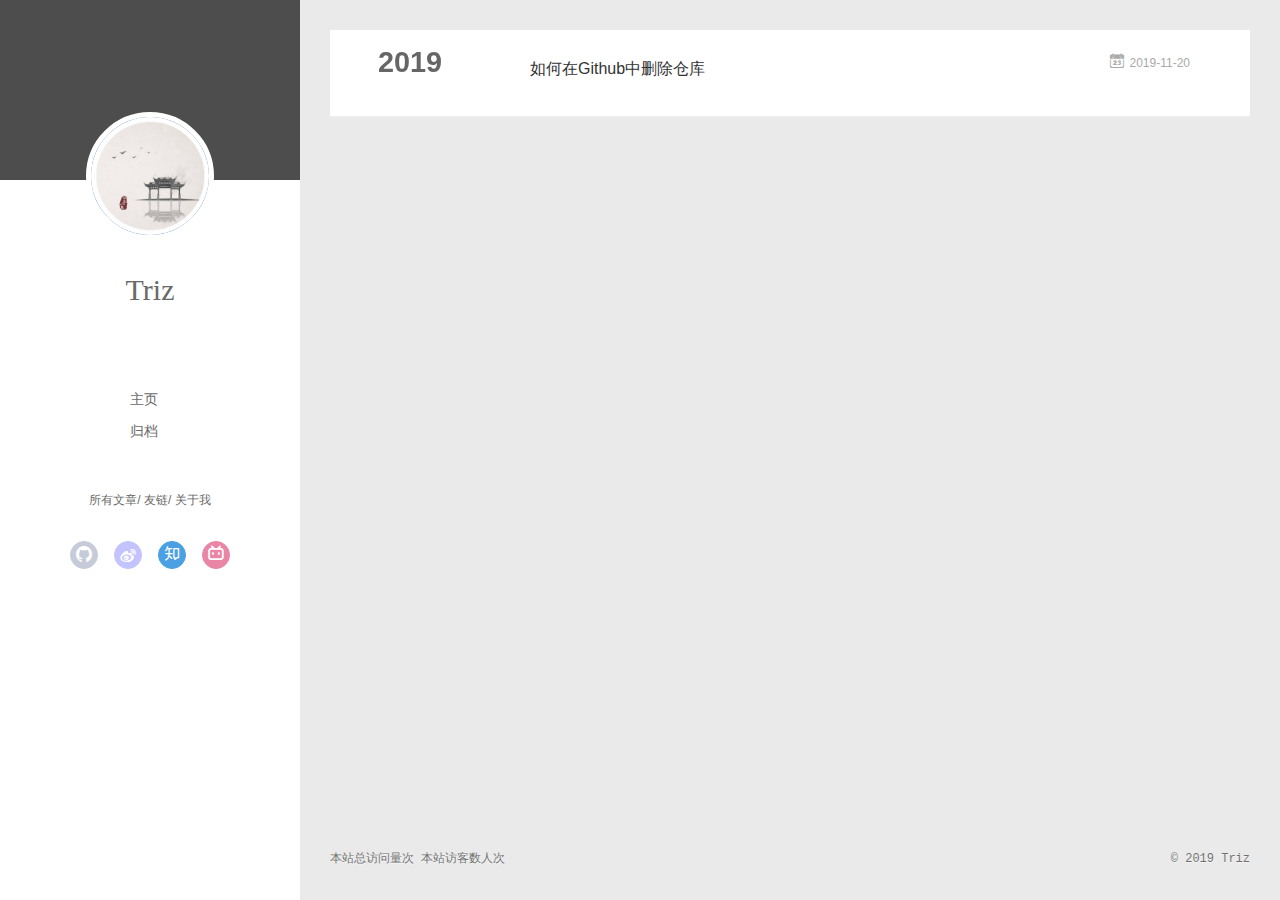
<file: archives/2019/11/index.html>
<!DOCTYPE html>
<html>
<head><meta name="generator" content="Hexo 3.9.0">
  <meta charset="utf-8">
  
  <meta name="renderer" content="webkit">
  <meta http-equiv="X-UA-Compatible" content="IE=edge">
  <link rel="dns-prefetch" href="http://yoursite.com">
  <title>Archives: 2019/11 | 晴岚阁</title>
  <meta name="viewport" content="width=device-width, initial-scale=1, maximum-scale=1">
  <meta property="og:type" content="website">
<meta property="og:title" content="晴岚阁">
<meta property="og:url" content="http://yoursite.com/archives/2019/11/index.html">
<meta property="og:site_name" content="晴岚阁">
<meta property="og:locale" content="zh-CN">
<meta name="twitter:card" content="summary">
<meta name="twitter:title" content="晴岚阁">
  
    <link rel="alternative" href="/atom.xml" title="晴岚阁" type="application/atom+xml">
  
  
    <link rel="icon" href="/favicon.png">
  
  <link rel="stylesheet" type="text/css" href="/./main.0cf68a.css">
  <style type="text/css">
  
    #container.show {
      background: linear-gradient(200deg,#a0cfe4,#e8c37e);
    }
  </style>
  

  

</head>
</html>
<body>
  <div id="container" q-class="show:isCtnShow">
    <canvas id="anm-canvas" class="anm-canvas"></canvas>
    <div class="left-col" q-class="show:isShow">
      
<div class="overlay" style="background: #4d4d4d"></div>
<div class="intrude-less">
	<header id="header" class="inner">
		<a href="/" class="profilepic">
			<img src="/img/b.png" class="js-avatar">
		</a>
		<hgroup>
		  <h1 class="header-author"><a href="/">Triz</a></h1>
		</hgroup>
		

		<nav class="header-menu">
			<ul>
			
				<li><a href="/">主页</a></li>
	        
				<li><a href="/archives/index.html">归档</a></li>
	        
			</ul>
		</nav>
		<nav class="header-smart-menu">
    		
    			
    			<a q-on="click: openSlider(e, 'innerArchive')" href="javascript:void(0)">所有文章</a>
    			
            
    			
    			<a q-on="click: openSlider(e, 'friends')" href="javascript:void(0)">友链</a>
    			
            
    			
    			<a q-on="click: openSlider(e, 'aboutme')" href="javascript:void(0)">关于我</a>
    			
            
		</nav>
		<nav class="header-nav">
			<div class="social">
				
					<a class="github" target="_blank" href="  https://github.com/Triz-X  " title="github"><i class="icon-github"></i></a>
		        
					<a class="weibo" target="_blank" href=" https://weibo.com/5517064871/profile?rightmod=1&wvr=6&mod=personinfo&is_all=1 " title="weibo"><i class="icon-weibo"></i></a>
		        
					<a class="zhihu" target="_blank" href=" https://www.zhihu.com/people/zhangcong-36/activities " title="zhihu"><i class="icon-zhihu"></i></a>
		        
					<a class="bilibili" target="_blank" href=" https://space.bilibili.com/416850770 " title="bilibili"><i class="icon-bilibili"></i></a>
		        
			</div>
		</nav>
	</header>		
</div>

    </div>
    <div class="mid-col" q-class="show:isShow,hide:isShow|isFalse">
      
<nav id="mobile-nav">
  	<div class="overlay js-overlay" style="background: #4d4d4d"></div>
	<div class="btnctn js-mobile-btnctn">
  		<div class="slider-trigger list" q-on="click: openSlider(e)"><i class="icon icon-sort"></i></div>
	</div>
	<div class="intrude-less">
		<header id="header" class="inner">
			<div class="profilepic">
				<img src="/img/b.png" class="js-avatar">
			</div>
			<hgroup>
			  <h1 class="header-author js-header-author">Triz</h1>
			</hgroup>
			
			
			
				
			
				
			
			
			
			<nav class="header-nav">
				<div class="social">
					
						<a class="github" target="_blank" href="  https://github.com/Triz-X  " title="github"><i class="icon-github"></i></a>
			        
						<a class="weibo" target="_blank" href=" https://weibo.com/5517064871/profile?rightmod=1&wvr=6&mod=personinfo&is_all=1 " title="weibo"><i class="icon-weibo"></i></a>
			        
						<a class="zhihu" target="_blank" href=" https://www.zhihu.com/people/zhangcong-36/activities " title="zhihu"><i class="icon-zhihu"></i></a>
			        
						<a class="bilibili" target="_blank" href=" https://space.bilibili.com/416850770 " title="bilibili"><i class="icon-bilibili"></i></a>
			        
				</div>
			</nav>

			<nav class="header-menu js-header-menu">
				<ul style="width: 50%">
				
				
					<li style="width: 50%"><a href="/">主页</a></li>
		        
					<li style="width: 50%"><a href="/archives/index.html">归档</a></li>
		        
				</ul>
			</nav>
		</header>				
	</div>
	<div class="mobile-mask" style="display:none" q-show="isShow"></div>
</nav>

      <div id="wrapper" class="body-wrap">
        <div class="menu-l">
          <div class="canvas-wrap">
            <canvas data-colors="#eaeaea" data-sectionHeight="100" data-contentId="js-content" id="myCanvas1" class="anm-canvas"></canvas>
          </div>
          <div id="js-content" class="content-ll">
            
  
  
    
    
      
      
      <section class="archives-wrap">
        <div class="archive-year-wrap">
          <a href="/archives/2019" class="archive-year">2019</a>
        </div>
        <div class="archives">
    
    <article class="archive-article archive-type-post">
  <div class="archive-article-inner">
    <header class="archive-article-header">
      	<div class="article-meta">
	      	<a href="/2019/11/20/如何在Github中删除仓库/" class="archive-article-date">
  	<time datetime="2019-11-20T06:45:36.000Z" itemprop="datePublished"><i class="icon-calendar icon"></i>2019-11-20</time>
</a>
        </div>
    	 
  
    <h1 itemprop="name">
      <a class="archive-article-title" href="/2019/11/20/如何在Github中删除仓库/">如何在Github中删除仓库</a>
    </h1>
  

        <div class="article-info info-on-right">
          
          

        </div>
        <div class="clearfix"></div>
    </header>
  </div>
</article>
  
  
    </div></section>
  

    


          </div>
        </div>
      </div>
      <footer id="footer">
  <div class="outer">
    <div id="footer-info">
    	<div class="footer-right">
    		&copy; 2019 Triz
    	</div>
      	<div class="footer-left">
	   <span id="busuanzi_container_site_pv">    本站总访问量<span id="busuanzi_value_site_pv"></span>次</span>
                    <span id="busuanzi_container_site_uv">  本站访客数<span id="busuanzi_value_site_uv"></span>人次</span>
      	</div>
    </div>
  </div>
</footer>
    </div>
    <script>
	var yiliaConfig = {
		mathjax: false,
		isHome: false,
		isPost: false,
		isArchive: true,
		isTag: false,
		isCategory: false,
		open_in_new: false,
		toc_hide_index: true,
		root: "/",
		innerArchive: true,
		showTags: false
	}
</script>


<script>!function(t){function n(e){if(r[e])return r[e].exports;var i=r[e]={exports:{},id:e,loaded:!1};return t[e].call(i.exports,i,i.exports,n),i.loaded=!0,i.exports}var r={};n.m=t,n.c=r,n.p="./",n(0)}([function(t,n,r){r(195),t.exports=r(191)},function(t,n,r){var e=r(3),i=r(52),o=r(27),u=r(28),c=r(53),f="prototype",a=function(t,n,r){var s,l,h,v,p=t&a.F,d=t&a.G,y=t&a.S,g=t&a.P,b=t&a.B,m=d?e:y?e[n]||(e[n]={}):(e[n]||{})[f],x=d?i:i[n]||(i[n]={}),w=x[f]||(x[f]={});d&&(r=n);for(s in r)l=!p&&m&&void 0!==m[s],h=(l?m:r)[s],v=b&&l?c(h,e):g&&"function"==typeof h?c(Function.call,h):h,m&&u(m,s,h,t&a.U),x[s]!=h&&o(x,s,v),g&&w[s]!=h&&(w[s]=h)};e.core=i,a.F=1,a.G=2,a.S=4,a.P=8,a.B=16,a.W=32,a.U=64,a.R=128,t.exports=a},function(t,n,r){var e=r(6);t.exports=function(t){if(!e(t))throw TypeError(t+" is not an object!");return t}},function(t,n){var r=t.exports="undefined"!=typeof window&&window.Math==Math?window:"undefined"!=typeof self&&self.Math==Math?self:Function("return this")();"number"==typeof __g&&(__g=r)},function(t,n){t.exports=function(t){try{return!!t()}catch(t){return!0}}},function(t,n){var r=t.exports="undefined"!=typeof window&&window.Math==Math?window:"undefined"!=typeof self&&self.Math==Math?self:Function("return this")();"number"==typeof __g&&(__g=r)},function(t,n){t.exports=function(t){return"object"==typeof t?null!==t:"function"==typeof t}},function(t,n,r){var e=r(126)("wks"),i=r(76),o=r(3).Symbol,u="function"==typeof o;(t.exports=function(t){return e[t]||(e[t]=u&&o[t]||(u?o:i)("Symbol."+t))}).store=e},function(t,n){var r={}.hasOwnProperty;t.exports=function(t,n){return r.call(t,n)}},function(t,n,r){var e=r(94),i=r(33);t.exports=function(t){return e(i(t))}},function(t,n,r){t.exports=!r(4)(function(){return 7!=Object.defineProperty({},"a",{get:function(){return 7}}).a})},function(t,n,r){var e=r(2),i=r(167),o=r(50),u=Object.defineProperty;n.f=r(10)?Object.defineProperty:function(t,n,r){if(e(t),n=o(n,!0),e(r),i)try{return u(t,n,r)}catch(t){}if("get"in r||"set"in r)throw TypeError("Accessors not supported!");return"value"in r&&(t[n]=r.value),t}},function(t,n,r){t.exports=!r(18)(function(){return 7!=Object.defineProperty({},"a",{get:function(){return 7}}).a})},function(t,n,r){var e=r(14),i=r(22);t.exports=r(12)?function(t,n,r){return e.f(t,n,i(1,r))}:function(t,n,r){return t[n]=r,t}},function(t,n,r){var e=r(20),i=r(58),o=r(42),u=Object.defineProperty;n.f=r(12)?Object.defineProperty:function(t,n,r){if(e(t),n=o(n,!0),e(r),i)try{return u(t,n,r)}catch(t){}if("get"in r||"set"in r)throw TypeError("Accessors not supported!");return"value"in r&&(t[n]=r.value),t}},function(t,n,r){var e=r(40)("wks"),i=r(23),o=r(5).Symbol,u="function"==typeof o;(t.exports=function(t){return e[t]||(e[t]=u&&o[t]||(u?o:i)("Symbol."+t))}).store=e},function(t,n,r){var e=r(67),i=Math.min;t.exports=function(t){return t>0?i(e(t),9007199254740991):0}},function(t,n,r){var e=r(46);t.exports=function(t){return Object(e(t))}},function(t,n){t.exports=function(t){try{return!!t()}catch(t){return!0}}},function(t,n,r){var e=r(63),i=r(34);t.exports=Object.keys||function(t){return e(t,i)}},function(t,n,r){var e=r(21);t.exports=function(t){if(!e(t))throw TypeError(t+" is not an object!");return t}},function(t,n){t.exports=function(t){return"object"==typeof t?null!==t:"function"==typeof t}},function(t,n){t.exports=function(t,n){return{enumerable:!(1&t),configurable:!(2&t),writable:!(4&t),value:n}}},function(t,n){var r=0,e=Math.random();t.exports=function(t){return"Symbol(".concat(void 0===t?"":t,")_",(++r+e).toString(36))}},function(t,n){var r={}.hasOwnProperty;t.exports=function(t,n){return r.call(t,n)}},function(t,n){var r=t.exports={version:"2.4.0"};"number"==typeof __e&&(__e=r)},function(t,n){t.exports=function(t){if("function"!=typeof t)throw TypeError(t+" is not a function!");return t}},function(t,n,r){var e=r(11),i=r(66);t.exports=r(10)?function(t,n,r){return e.f(t,n,i(1,r))}:function(t,n,r){return t[n]=r,t}},function(t,n,r){var e=r(3),i=r(27),o=r(24),u=r(76)("src"),c="toString",f=Function[c],a=(""+f).split(c);r(52).inspectSource=function(t){return f.call(t)},(t.exports=function(t,n,r,c){var f="function"==typeof r;f&&(o(r,"name")||i(r,"name",n)),t[n]!==r&&(f&&(o(r,u)||i(r,u,t[n]?""+t[n]:a.join(String(n)))),t===e?t[n]=r:c?t[n]?t[n]=r:i(t,n,r):(delete t[n],i(t,n,r)))})(Function.prototype,c,function(){return"function"==typeof this&&this[u]||f.call(this)})},function(t,n,r){var e=r(1),i=r(4),o=r(46),u=function(t,n,r,e){var i=String(o(t)),u="<"+n;return""!==r&&(u+=" "+r+'="'+String(e).replace(/"/g,"&quot;")+'"'),u+">"+i+"</"+n+">"};t.exports=function(t,n){var r={};r[t]=n(u),e(e.P+e.F*i(function(){var n=""[t]('"');return n!==n.toLowerCase()||n.split('"').length>3}),"String",r)}},function(t,n,r){var e=r(115),i=r(46);t.exports=function(t){return e(i(t))}},function(t,n,r){var e=r(116),i=r(66),o=r(30),u=r(50),c=r(24),f=r(167),a=Object.getOwnPropertyDescriptor;n.f=r(10)?a:function(t,n){if(t=o(t),n=u(n,!0),f)try{return a(t,n)}catch(t){}if(c(t,n))return i(!e.f.call(t,n),t[n])}},function(t,n,r){var e=r(24),i=r(17),o=r(145)("IE_PROTO"),u=Object.prototype;t.exports=Object.getPrototypeOf||function(t){return t=i(t),e(t,o)?t[o]:"function"==typeof t.constructor&&t instanceof t.constructor?t.constructor.prototype:t instanceof Object?u:null}},function(t,n){t.exports=function(t){if(void 0==t)throw TypeError("Can't call method on  "+t);return t}},function(t,n){t.exports="constructor,hasOwnProperty,isPrototypeOf,propertyIsEnumerable,toLocaleString,toString,valueOf".split(",")},function(t,n){t.exports={}},function(t,n){t.exports=!0},function(t,n){n.f={}.propertyIsEnumerable},function(t,n,r){var e=r(14).f,i=r(8),o=r(15)("toStringTag");t.exports=function(t,n,r){t&&!i(t=r?t:t.prototype,o)&&e(t,o,{configurable:!0,value:n})}},function(t,n,r){var e=r(40)("keys"),i=r(23);t.exports=function(t){return e[t]||(e[t]=i(t))}},function(t,n,r){var e=r(5),i="__core-js_shared__",o=e[i]||(e[i]={});t.exports=function(t){return o[t]||(o[t]={})}},function(t,n){var r=Math.ceil,e=Math.floor;t.exports=function(t){return isNaN(t=+t)?0:(t>0?e:r)(t)}},function(t,n,r){var e=r(21);t.exports=function(t,n){if(!e(t))return t;var r,i;if(n&&"function"==typeof(r=t.toString)&&!e(i=r.call(t)))return i;if("function"==typeof(r=t.valueOf)&&!e(i=r.call(t)))return i;if(!n&&"function"==typeof(r=t.toString)&&!e(i=r.call(t)))return i;throw TypeError("Can't convert object to primitive value")}},function(t,n,r){var e=r(5),i=r(25),o=r(36),u=r(44),c=r(14).f;t.exports=function(t){var n=i.Symbol||(i.Symbol=o?{}:e.Symbol||{});"_"==t.charAt(0)||t in n||c(n,t,{value:u.f(t)})}},function(t,n,r){n.f=r(15)},function(t,n){var r={}.toString;t.exports=function(t){return r.call(t).slice(8,-1)}},function(t,n){t.exports=function(t){if(void 0==t)throw TypeError("Can't call method on  "+t);return t}},function(t,n,r){var e=r(4);t.exports=function(t,n){return!!t&&e(function(){n?t.call(null,function(){},1):t.call(null)})}},function(t,n,r){var e=r(53),i=r(115),o=r(17),u=r(16),c=r(203);t.exports=function(t,n){var r=1==t,f=2==t,a=3==t,s=4==t,l=6==t,h=5==t||l,v=n||c;return function(n,c,p){for(var d,y,g=o(n),b=i(g),m=e(c,p,3),x=u(b.length),w=0,S=r?v(n,x):f?v(n,0):void 0;x>w;w++)if((h||w in b)&&(d=b[w],y=m(d,w,g),t))if(r)S[w]=y;else if(y)switch(t){case 3:return!0;case 5:return d;case 6:return w;case 2:S.push(d)}else if(s)return!1;return l?-1:a||s?s:S}}},function(t,n,r){var e=r(1),i=r(52),o=r(4);t.exports=function(t,n){var r=(i.Object||{})[t]||Object[t],u={};u[t]=n(r),e(e.S+e.F*o(function(){r(1)}),"Object",u)}},function(t,n,r){var e=r(6);t.exports=function(t,n){if(!e(t))return t;var r,i;if(n&&"function"==typeof(r=t.toString)&&!e(i=r.call(t)))return i;if("function"==typeof(r=t.valueOf)&&!e(i=r.call(t)))return i;if(!n&&"function"==typeof(r=t.toString)&&!e(i=r.call(t)))return i;throw TypeError("Can't convert object to primitive value")}},function(t,n,r){var e=r(5),i=r(25),o=r(91),u=r(13),c="prototype",f=function(t,n,r){var a,s,l,h=t&f.F,v=t&f.G,p=t&f.S,d=t&f.P,y=t&f.B,g=t&f.W,b=v?i:i[n]||(i[n]={}),m=b[c],x=v?e:p?e[n]:(e[n]||{})[c];v&&(r=n);for(a in r)(s=!h&&x&&void 0!==x[a])&&a in b||(l=s?x[a]:r[a],b[a]=v&&"function"!=typeof x[a]?r[a]:y&&s?o(l,e):g&&x[a]==l?function(t){var n=function(n,r,e){if(this instanceof t){switch(arguments.length){case 0:return new t;case 1:return new t(n);case 2:return new t(n,r)}return new t(n,r,e)}return t.apply(this,arguments)};return n[c]=t[c],n}(l):d&&"function"==typeof l?o(Function.call,l):l,d&&((b.virtual||(b.virtual={}))[a]=l,t&f.R&&m&&!m[a]&&u(m,a,l)))};f.F=1,f.G=2,f.S=4,f.P=8,f.B=16,f.W=32,f.U=64,f.R=128,t.exports=f},function(t,n){var r=t.exports={version:"2.4.0"};"number"==typeof __e&&(__e=r)},function(t,n,r){var e=r(26);t.exports=function(t,n,r){if(e(t),void 0===n)return t;switch(r){case 1:return function(r){return t.call(n,r)};case 2:return function(r,e){return t.call(n,r,e)};case 3:return function(r,e,i){return t.call(n,r,e,i)}}return function(){return t.apply(n,arguments)}}},function(t,n,r){var e=r(183),i=r(1),o=r(126)("metadata"),u=o.store||(o.store=new(r(186))),c=function(t,n,r){var i=u.get(t);if(!i){if(!r)return;u.set(t,i=new e)}var o=i.get(n);if(!o){if(!r)return;i.set(n,o=new e)}return o},f=function(t,n,r){var e=c(n,r,!1);return void 0!==e&&e.has(t)},a=function(t,n,r){var e=c(n,r,!1);return void 0===e?void 0:e.get(t)},s=function(t,n,r,e){c(r,e,!0).set(t,n)},l=function(t,n){var r=c(t,n,!1),e=[];return r&&r.forEach(function(t,n){e.push(n)}),e},h=function(t){return void 0===t||"symbol"==typeof t?t:String(t)},v=function(t){i(i.S,"Reflect",t)};t.exports={store:u,map:c,has:f,get:a,set:s,keys:l,key:h,exp:v}},function(t,n,r){"use strict";if(r(10)){var e=r(69),i=r(3),o=r(4),u=r(1),c=r(127),f=r(152),a=r(53),s=r(68),l=r(66),h=r(27),v=r(73),p=r(67),d=r(16),y=r(75),g=r(50),b=r(24),m=r(180),x=r(114),w=r(6),S=r(17),_=r(137),O=r(70),E=r(32),P=r(71).f,j=r(154),F=r(76),M=r(7),A=r(48),N=r(117),T=r(146),I=r(155),k=r(80),L=r(123),R=r(74),C=r(130),D=r(160),U=r(11),W=r(31),G=U.f,B=W.f,V=i.RangeError,z=i.TypeError,q=i.Uint8Array,K="ArrayBuffer",J="Shared"+K,Y="BYTES_PER_ELEMENT",H="prototype",$=Array[H],X=f.ArrayBuffer,Q=f.DataView,Z=A(0),tt=A(2),nt=A(3),rt=A(4),et=A(5),it=A(6),ot=N(!0),ut=N(!1),ct=I.values,ft=I.keys,at=I.entries,st=$.lastIndexOf,lt=$.reduce,ht=$.reduceRight,vt=$.join,pt=$.sort,dt=$.slice,yt=$.toString,gt=$.toLocaleString,bt=M("iterator"),mt=M("toStringTag"),xt=F("typed_constructor"),wt=F("def_constructor"),St=c.CONSTR,_t=c.TYPED,Ot=c.VIEW,Et="Wrong length!",Pt=A(1,function(t,n){return Tt(T(t,t[wt]),n)}),jt=o(function(){return 1===new q(new Uint16Array([1]).buffer)[0]}),Ft=!!q&&!!q[H].set&&o(function(){new q(1).set({})}),Mt=function(t,n){if(void 0===t)throw z(Et);var r=+t,e=d(t);if(n&&!m(r,e))throw V(Et);return e},At=function(t,n){var r=p(t);if(r<0||r%n)throw V("Wrong offset!");return r},Nt=function(t){if(w(t)&&_t in t)return t;throw z(t+" is not a typed array!")},Tt=function(t,n){if(!(w(t)&&xt in t))throw z("It is not a typed array constructor!");return new t(n)},It=function(t,n){return kt(T(t,t[wt]),n)},kt=function(t,n){for(var r=0,e=n.length,i=Tt(t,e);e>r;)i[r]=n[r++];return i},Lt=function(t,n,r){G(t,n,{get:function(){return this._d[r]}})},Rt=function(t){var n,r,e,i,o,u,c=S(t),f=arguments.length,s=f>1?arguments[1]:void 0,l=void 0!==s,h=j(c);if(void 0!=h&&!_(h)){for(u=h.call(c),e=[],n=0;!(o=u.next()).done;n++)e.push(o.value);c=e}for(l&&f>2&&(s=a(s,arguments[2],2)),n=0,r=d(c.length),i=Tt(this,r);r>n;n++)i[n]=l?s(c[n],n):c[n];return i},Ct=function(){for(var t=0,n=arguments.length,r=Tt(this,n);n>t;)r[t]=arguments[t++];return r},Dt=!!q&&o(function(){gt.call(new q(1))}),Ut=function(){return gt.apply(Dt?dt.call(Nt(this)):Nt(this),arguments)},Wt={copyWithin:function(t,n){return D.call(Nt(this),t,n,arguments.length>2?arguments[2]:void 0)},every:function(t){return rt(Nt(this),t,arguments.length>1?arguments[1]:void 0)},fill:function(t){return C.apply(Nt(this),arguments)},filter:function(t){return It(this,tt(Nt(this),t,arguments.length>1?arguments[1]:void 0))},find:function(t){return et(Nt(this),t,arguments.length>1?arguments[1]:void 0)},findIndex:function(t){return it(Nt(this),t,arguments.length>1?arguments[1]:void 0)},forEach:function(t){Z(Nt(this),t,arguments.length>1?arguments[1]:void 0)},indexOf:function(t){return ut(Nt(this),t,arguments.length>1?arguments[1]:void 0)},includes:function(t){return ot(Nt(this),t,arguments.length>1?arguments[1]:void 0)},join:function(t){return vt.apply(Nt(this),arguments)},lastIndexOf:function(t){return st.apply(Nt(this),arguments)},map:function(t){return Pt(Nt(this),t,arguments.length>1?arguments[1]:void 0)},reduce:function(t){return lt.apply(Nt(this),arguments)},reduceRight:function(t){return ht.apply(Nt(this),arguments)},reverse:function(){for(var t,n=this,r=Nt(n).length,e=Math.floor(r/2),i=0;i<e;)t=n[i],n[i++]=n[--r],n[r]=t;return n},some:function(t){return nt(Nt(this),t,arguments.length>1?arguments[1]:void 0)},sort:function(t){return pt.call(Nt(this),t)},subarray:function(t,n){var r=Nt(this),e=r.length,i=y(t,e);return new(T(r,r[wt]))(r.buffer,r.byteOffset+i*r.BYTES_PER_ELEMENT,d((void 0===n?e:y(n,e))-i))}},Gt=function(t,n){return It(this,dt.call(Nt(this),t,n))},Bt=function(t){Nt(this);var n=At(arguments[1],1),r=this.length,e=S(t),i=d(e.length),o=0;if(i+n>r)throw V(Et);for(;o<i;)this[n+o]=e[o++]},Vt={entries:function(){return at.call(Nt(this))},keys:function(){return ft.call(Nt(this))},values:function(){return ct.call(Nt(this))}},zt=function(t,n){return w(t)&&t[_t]&&"symbol"!=typeof n&&n in t&&String(+n)==String(n)},qt=function(t,n){return zt(t,n=g(n,!0))?l(2,t[n]):B(t,n)},Kt=function(t,n,r){return!(zt(t,n=g(n,!0))&&w(r)&&b(r,"value"))||b(r,"get")||b(r,"set")||r.configurable||b(r,"writable")&&!r.writable||b(r,"enumerable")&&!r.enumerable?G(t,n,r):(t[n]=r.value,t)};St||(W.f=qt,U.f=Kt),u(u.S+u.F*!St,"Object",{getOwnPropertyDescriptor:qt,defineProperty:Kt}),o(function(){yt.call({})})&&(yt=gt=function(){return vt.call(this)});var Jt=v({},Wt);v(Jt,Vt),h(Jt,bt,Vt.values),v(Jt,{slice:Gt,set:Bt,constructor:function(){},toString:yt,toLocaleString:Ut}),Lt(Jt,"buffer","b"),Lt(Jt,"byteOffset","o"),Lt(Jt,"byteLength","l"),Lt(Jt,"length","e"),G(Jt,mt,{get:function(){return this[_t]}}),t.exports=function(t,n,r,f){f=!!f;var a=t+(f?"Clamped":"")+"Array",l="Uint8Array"!=a,v="get"+t,p="set"+t,y=i[a],g=y||{},b=y&&E(y),m=!y||!c.ABV,S={},_=y&&y[H],j=function(t,r){var e=t._d;return e.v[v](r*n+e.o,jt)},F=function(t,r,e){var i=t._d;f&&(e=(e=Math.round(e))<0?0:e>255?255:255&e),i.v[p](r*n+i.o,e,jt)},M=function(t,n){G(t,n,{get:function(){return j(this,n)},set:function(t){return F(this,n,t)},enumerable:!0})};m?(y=r(function(t,r,e,i){s(t,y,a,"_d");var o,u,c,f,l=0,v=0;if(w(r)){if(!(r instanceof X||(f=x(r))==K||f==J))return _t in r?kt(y,r):Rt.call(y,r);o=r,v=At(e,n);var p=r.byteLength;if(void 0===i){if(p%n)throw V(Et);if((u=p-v)<0)throw V(Et)}else if((u=d(i)*n)+v>p)throw V(Et);c=u/n}else c=Mt(r,!0),u=c*n,o=new X(u);for(h(t,"_d",{b:o,o:v,l:u,e:c,v:new Q(o)});l<c;)M(t,l++)}),_=y[H]=O(Jt),h(_,"constructor",y)):L(function(t){new y(null),new y(t)},!0)||(y=r(function(t,r,e,i){s(t,y,a);var o;return w(r)?r instanceof X||(o=x(r))==K||o==J?void 0!==i?new g(r,At(e,n),i):void 0!==e?new g(r,At(e,n)):new g(r):_t in r?kt(y,r):Rt.call(y,r):new g(Mt(r,l))}),Z(b!==Function.prototype?P(g).concat(P(b)):P(g),function(t){t in y||h(y,t,g[t])}),y[H]=_,e||(_.constructor=y));var A=_[bt],N=!!A&&("values"==A.name||void 0==A.name),T=Vt.values;h(y,xt,!0),h(_,_t,a),h(_,Ot,!0),h(_,wt,y),(f?new y(1)[mt]==a:mt in _)||G(_,mt,{get:function(){return a}}),S[a]=y,u(u.G+u.W+u.F*(y!=g),S),u(u.S,a,{BYTES_PER_ELEMENT:n,from:Rt,of:Ct}),Y in _||h(_,Y,n),u(u.P,a,Wt),R(a),u(u.P+u.F*Ft,a,{set:Bt}),u(u.P+u.F*!N,a,Vt),u(u.P+u.F*(_.toString!=yt),a,{toString:yt}),u(u.P+u.F*o(function(){new y(1).slice()}),a,{slice:Gt}),u(u.P+u.F*(o(function(){return[1,2].toLocaleString()!=new y([1,2]).toLocaleString()})||!o(function(){_.toLocaleString.call([1,2])})),a,{toLocaleString:Ut}),k[a]=N?A:T,e||N||h(_,bt,T)}}else t.exports=function(){}},function(t,n){var r={}.toString;t.exports=function(t){return r.call(t).slice(8,-1)}},function(t,n,r){var e=r(21),i=r(5).document,o=e(i)&&e(i.createElement);t.exports=function(t){return o?i.createElement(t):{}}},function(t,n,r){t.exports=!r(12)&&!r(18)(function(){return 7!=Object.defineProperty(r(57)("div"),"a",{get:function(){return 7}}).a})},function(t,n,r){"use strict";var e=r(36),i=r(51),o=r(64),u=r(13),c=r(8),f=r(35),a=r(96),s=r(38),l=r(103),h=r(15)("iterator"),v=!([].keys&&"next"in[].keys()),p="keys",d="values",y=function(){return this};t.exports=function(t,n,r,g,b,m,x){a(r,n,g);var w,S,_,O=function(t){if(!v&&t in F)return F[t];switch(t){case p:case d:return function(){return new r(this,t)}}return function(){return new r(this,t)}},E=n+" Iterator",P=b==d,j=!1,F=t.prototype,M=F[h]||F["@@iterator"]||b&&F[b],A=M||O(b),N=b?P?O("entries"):A:void 0,T="Array"==n?F.entries||M:M;if(T&&(_=l(T.call(new t)))!==Object.prototype&&(s(_,E,!0),e||c(_,h)||u(_,h,y)),P&&M&&M.name!==d&&(j=!0,A=function(){return M.call(this)}),e&&!x||!v&&!j&&F[h]||u(F,h,A),f[n]=A,f[E]=y,b)if(w={values:P?A:O(d),keys:m?A:O(p),entries:N},x)for(S in w)S in F||o(F,S,w[S]);else i(i.P+i.F*(v||j),n,w);return w}},function(t,n,r){var e=r(20),i=r(100),o=r(34),u=r(39)("IE_PROTO"),c=function(){},f="prototype",a=function(){var t,n=r(57)("iframe"),e=o.length;for(n.style.display="none",r(93).appendChild(n),n.src="javascript:",t=n.contentWindow.document,t.open(),t.write("<script>document.F=Object<\/script>"),t.close(),a=t.F;e--;)delete a[f][o[e]];return a()};t.exports=Object.create||function(t,n){var r;return null!==t?(c[f]=e(t),r=new c,c[f]=null,r[u]=t):r=a(),void 0===n?r:i(r,n)}},function(t,n,r){var e=r(63),i=r(34).concat("length","prototype");n.f=Object.getOwnPropertyNames||function(t){return e(t,i)}},function(t,n){n.f=Object.getOwnPropertySymbols},function(t,n,r){var e=r(8),i=r(9),o=r(90)(!1),u=r(39)("IE_PROTO");t.exports=function(t,n){var r,c=i(t),f=0,a=[];for(r in c)r!=u&&e(c,r)&&a.push(r);for(;n.length>f;)e(c,r=n[f++])&&(~o(a,r)||a.push(r));return a}},function(t,n,r){t.exports=r(13)},function(t,n,r){var e=r(76)("meta"),i=r(6),o=r(24),u=r(11).f,c=0,f=Object.isExtensible||function(){return!0},a=!r(4)(function(){return f(Object.preventExtensions({}))}),s=function(t){u(t,e,{value:{i:"O"+ ++c,w:{}}})},l=function(t,n){if(!i(t))return"symbol"==typeof t?t:("string"==typeof t?"S":"P")+t;if(!o(t,e)){if(!f(t))return"F";if(!n)return"E";s(t)}return t[e].i},h=function(t,n){if(!o(t,e)){if(!f(t))return!0;if(!n)return!1;s(t)}return t[e].w},v=function(t){return a&&p.NEED&&f(t)&&!o(t,e)&&s(t),t},p=t.exports={KEY:e,NEED:!1,fastKey:l,getWeak:h,onFreeze:v}},function(t,n){t.exports=function(t,n){return{enumerable:!(1&t),configurable:!(2&t),writable:!(4&t),value:n}}},function(t,n){var r=Math.ceil,e=Math.floor;t.exports=function(t){return isNaN(t=+t)?0:(t>0?e:r)(t)}},function(t,n){t.exports=function(t,n,r,e){if(!(t instanceof n)||void 0!==e&&e in t)throw TypeError(r+": incorrect invocation!");return t}},function(t,n){t.exports=!1},function(t,n,r){var e=r(2),i=r(173),o=r(133),u=r(145)("IE_PROTO"),c=function(){},f="prototype",a=function(){var t,n=r(132)("iframe"),e=o.length;for(n.style.display="none",r(135).appendChild(n),n.src="javascript:",t=n.contentWindow.document,t.open(),t.write("<script>document.F=Object<\/script>"),t.close(),a=t.F;e--;)delete a[f][o[e]];return a()};t.exports=Object.create||function(t,n){var r;return null!==t?(c[f]=e(t),r=new c,c[f]=null,r[u]=t):r=a(),void 0===n?r:i(r,n)}},function(t,n,r){var e=r(175),i=r(133).concat("length","prototype");n.f=Object.getOwnPropertyNames||function(t){return e(t,i)}},function(t,n,r){var e=r(175),i=r(133);t.exports=Object.keys||function(t){return e(t,i)}},function(t,n,r){var e=r(28);t.exports=function(t,n,r){for(var i in n)e(t,i,n[i],r);return t}},function(t,n,r){"use strict";var e=r(3),i=r(11),o=r(10),u=r(7)("species");t.exports=function(t){var n=e[t];o&&n&&!n[u]&&i.f(n,u,{configurable:!0,get:function(){return this}})}},function(t,n,r){var e=r(67),i=Math.max,o=Math.min;t.exports=function(t,n){return t=e(t),t<0?i(t+n,0):o(t,n)}},function(t,n){var r=0,e=Math.random();t.exports=function(t){return"Symbol(".concat(void 0===t?"":t,")_",(++r+e).toString(36))}},function(t,n,r){var e=r(33);t.exports=function(t){return Object(e(t))}},function(t,n,r){var e=r(7)("unscopables"),i=Array.prototype;void 0==i[e]&&r(27)(i,e,{}),t.exports=function(t){i[e][t]=!0}},function(t,n,r){var e=r(53),i=r(169),o=r(137),u=r(2),c=r(16),f=r(154),a={},s={},n=t.exports=function(t,n,r,l,h){var v,p,d,y,g=h?function(){return t}:f(t),b=e(r,l,n?2:1),m=0;if("function"!=typeof g)throw TypeError(t+" is not iterable!");if(o(g)){for(v=c(t.length);v>m;m++)if((y=n?b(u(p=t[m])[0],p[1]):b(t[m]))===a||y===s)return y}else for(d=g.call(t);!(p=d.next()).done;)if((y=i(d,b,p.value,n))===a||y===s)return y};n.BREAK=a,n.RETURN=s},function(t,n){t.exports={}},function(t,n,r){var e=r(11).f,i=r(24),o=r(7)("toStringTag");t.exports=function(t,n,r){t&&!i(t=r?t:t.prototype,o)&&e(t,o,{configurable:!0,value:n})}},function(t,n,r){var e=r(1),i=r(46),o=r(4),u=r(150),c="["+u+"]",f="​",a=RegExp("^"+c+c+"*"),s=RegExp(c+c+"*$"),l=function(t,n,r){var i={},c=o(function(){return!!u[t]()||f[t]()!=f}),a=i[t]=c?n(h):u[t];r&&(i[r]=a),e(e.P+e.F*c,"String",i)},h=l.trim=function(t,n){return t=String(i(t)),1&n&&(t=t.replace(a,"")),2&n&&(t=t.replace(s,"")),t};t.exports=l},function(t,n,r){t.exports={default:r(86),__esModule:!0}},function(t,n,r){t.exports={default:r(87),__esModule:!0}},function(t,n,r){"use strict";function e(t){return t&&t.__esModule?t:{default:t}}n.__esModule=!0;var i=r(84),o=e(i),u=r(83),c=e(u),f="function"==typeof c.default&&"symbol"==typeof o.default?function(t){return typeof t}:function(t){return t&&"function"==typeof c.default&&t.constructor===c.default&&t!==c.default.prototype?"symbol":typeof t};n.default="function"==typeof c.default&&"symbol"===f(o.default)?function(t){return void 0===t?"undefined":f(t)}:function(t){return t&&"function"==typeof c.default&&t.constructor===c.default&&t!==c.default.prototype?"symbol":void 0===t?"undefined":f(t)}},function(t,n,r){r(110),r(108),r(111),r(112),t.exports=r(25).Symbol},function(t,n,r){r(109),r(113),t.exports=r(44).f("iterator")},function(t,n){t.exports=function(t){if("function"!=typeof t)throw TypeError(t+" is not a function!");return t}},function(t,n){t.exports=function(){}},function(t,n,r){var e=r(9),i=r(106),o=r(105);t.exports=function(t){return function(n,r,u){var c,f=e(n),a=i(f.length),s=o(u,a);if(t&&r!=r){for(;a>s;)if((c=f[s++])!=c)return!0}else for(;a>s;s++)if((t||s in f)&&f[s]===r)return t||s||0;return!t&&-1}}},function(t,n,r){var e=r(88);t.exports=function(t,n,r){if(e(t),void 0===n)return t;switch(r){case 1:return function(r){return t.call(n,r)};case 2:return function(r,e){return t.call(n,r,e)};case 3:return function(r,e,i){return t.call(n,r,e,i)}}return function(){return t.apply(n,arguments)}}},function(t,n,r){var e=r(19),i=r(62),o=r(37);t.exports=function(t){var n=e(t),r=i.f;if(r)for(var u,c=r(t),f=o.f,a=0;c.length>a;)f.call(t,u=c[a++])&&n.push(u);return n}},function(t,n,r){t.exports=r(5).document&&document.documentElement},function(t,n,r){var e=r(56);t.exports=Object("z").propertyIsEnumerable(0)?Object:function(t){return"String"==e(t)?t.split(""):Object(t)}},function(t,n,r){var e=r(56);t.exports=Array.isArray||function(t){return"Array"==e(t)}},function(t,n,r){"use strict";var e=r(60),i=r(22),o=r(38),u={};r(13)(u,r(15)("iterator"),function(){return this}),t.exports=function(t,n,r){t.prototype=e(u,{next:i(1,r)}),o(t,n+" Iterator")}},function(t,n){t.exports=function(t,n){return{value:n,done:!!t}}},function(t,n,r){var e=r(19),i=r(9);t.exports=function(t,n){for(var r,o=i(t),u=e(o),c=u.length,f=0;c>f;)if(o[r=u[f++]]===n)return r}},function(t,n,r){var e=r(23)("meta"),i=r(21),o=r(8),u=r(14).f,c=0,f=Object.isExtensible||function(){return!0},a=!r(18)(function(){return f(Object.preventExtensions({}))}),s=function(t){u(t,e,{value:{i:"O"+ ++c,w:{}}})},l=function(t,n){if(!i(t))return"symbol"==typeof t?t:("string"==typeof t?"S":"P")+t;if(!o(t,e)){if(!f(t))return"F";if(!n)return"E";s(t)}return t[e].i},h=function(t,n){if(!o(t,e)){if(!f(t))return!0;if(!n)return!1;s(t)}return t[e].w},v=function(t){return a&&p.NEED&&f(t)&&!o(t,e)&&s(t),t},p=t.exports={KEY:e,NEED:!1,fastKey:l,getWeak:h,onFreeze:v}},function(t,n,r){var e=r(14),i=r(20),o=r(19);t.exports=r(12)?Object.defineProperties:function(t,n){i(t);for(var r,u=o(n),c=u.length,f=0;c>f;)e.f(t,r=u[f++],n[r]);return t}},function(t,n,r){var e=r(37),i=r(22),o=r(9),u=r(42),c=r(8),f=r(58),a=Object.getOwnPropertyDescriptor;n.f=r(12)?a:function(t,n){if(t=o(t),n=u(n,!0),f)try{return a(t,n)}catch(t){}if(c(t,n))return i(!e.f.call(t,n),t[n])}},function(t,n,r){var e=r(9),i=r(61).f,o={}.toString,u="object"==typeof window&&window&&Object.getOwnPropertyNames?Object.getOwnPropertyNames(window):[],c=function(t){try{return i(t)}catch(t){return u.slice()}};t.exports.f=function(t){return u&&"[object Window]"==o.call(t)?c(t):i(e(t))}},function(t,n,r){var e=r(8),i=r(77),o=r(39)("IE_PROTO"),u=Object.prototype;t.exports=Object.getPrototypeOf||function(t){return t=i(t),e(t,o)?t[o]:"function"==typeof t.constructor&&t instanceof t.constructor?t.constructor.prototype:t instanceof Object?u:null}},function(t,n,r){var e=r(41),i=r(33);t.exports=function(t){return function(n,r){var o,u,c=String(i(n)),f=e(r),a=c.length;return f<0||f>=a?t?"":void 0:(o=c.charCodeAt(f),o<55296||o>56319||f+1===a||(u=c.charCodeAt(f+1))<56320||u>57343?t?c.charAt(f):o:t?c.slice(f,f+2):u-56320+(o-55296<<10)+65536)}}},function(t,n,r){var e=r(41),i=Math.max,o=Math.min;t.exports=function(t,n){return t=e(t),t<0?i(t+n,0):o(t,n)}},function(t,n,r){var e=r(41),i=Math.min;t.exports=function(t){return t>0?i(e(t),9007199254740991):0}},function(t,n,r){"use strict";var e=r(89),i=r(97),o=r(35),u=r(9);t.exports=r(59)(Array,"Array",function(t,n){this._t=u(t),this._i=0,this._k=n},function(){var t=this._t,n=this._k,r=this._i++;return!t||r>=t.length?(this._t=void 0,i(1)):"keys"==n?i(0,r):"values"==n?i(0,t[r]):i(0,[r,t[r]])},"values"),o.Arguments=o.Array,e("keys"),e("values"),e("entries")},function(t,n){},function(t,n,r){"use strict";var e=r(104)(!0);r(59)(String,"String",function(t){this._t=String(t),this._i=0},function(){var t,n=this._t,r=this._i;return r>=n.length?{value:void 0,done:!0}:(t=e(n,r),this._i+=t.length,{value:t,done:!1})})},function(t,n,r){"use strict";var e=r(5),i=r(8),o=r(12),u=r(51),c=r(64),f=r(99).KEY,a=r(18),s=r(40),l=r(38),h=r(23),v=r(15),p=r(44),d=r(43),y=r(98),g=r(92),b=r(95),m=r(20),x=r(9),w=r(42),S=r(22),_=r(60),O=r(102),E=r(101),P=r(14),j=r(19),F=E.f,M=P.f,A=O.f,N=e.Symbol,T=e.JSON,I=T&&T.stringify,k="prototype",L=v("_hidden"),R=v("toPrimitive"),C={}.propertyIsEnumerable,D=s("symbol-registry"),U=s("symbols"),W=s("op-symbols"),G=Object[k],B="function"==typeof N,V=e.QObject,z=!V||!V[k]||!V[k].findChild,q=o&&a(function(){return 7!=_(M({},"a",{get:function(){return M(this,"a",{value:7}).a}})).a})?function(t,n,r){var e=F(G,n);e&&delete G[n],M(t,n,r),e&&t!==G&&M(G,n,e)}:M,K=function(t){var n=U[t]=_(N[k]);return n._k=t,n},J=B&&"symbol"==typeof N.iterator?function(t){return"symbol"==typeof t}:function(t){return t instanceof N},Y=function(t,n,r){return t===G&&Y(W,n,r),m(t),n=w(n,!0),m(r),i(U,n)?(r.enumerable?(i(t,L)&&t[L][n]&&(t[L][n]=!1),r=_(r,{enumerable:S(0,!1)})):(i(t,L)||M(t,L,S(1,{})),t[L][n]=!0),q(t,n,r)):M(t,n,r)},H=function(t,n){m(t);for(var r,e=g(n=x(n)),i=0,o=e.length;o>i;)Y(t,r=e[i++],n[r]);return t},$=function(t,n){return void 0===n?_(t):H(_(t),n)},X=function(t){var n=C.call(this,t=w(t,!0));return!(this===G&&i(U,t)&&!i(W,t))&&(!(n||!i(this,t)||!i(U,t)||i(this,L)&&this[L][t])||n)},Q=function(t,n){if(t=x(t),n=w(n,!0),t!==G||!i(U,n)||i(W,n)){var r=F(t,n);return!r||!i(U,n)||i(t,L)&&t[L][n]||(r.enumerable=!0),r}},Z=function(t){for(var n,r=A(x(t)),e=[],o=0;r.length>o;)i(U,n=r[o++])||n==L||n==f||e.push(n);return e},tt=function(t){for(var n,r=t===G,e=A(r?W:x(t)),o=[],u=0;e.length>u;)!i(U,n=e[u++])||r&&!i(G,n)||o.push(U[n]);return o};B||(N=function(){if(this instanceof N)throw TypeError("Symbol is not a constructor!");var t=h(arguments.length>0?arguments[0]:void 0),n=function(r){this===G&&n.call(W,r),i(this,L)&&i(this[L],t)&&(this[L][t]=!1),q(this,t,S(1,r))};return o&&z&&q(G,t,{configurable:!0,set:n}),K(t)},c(N[k],"toString",function(){return this._k}),E.f=Q,P.f=Y,r(61).f=O.f=Z,r(37).f=X,r(62).f=tt,o&&!r(36)&&c(G,"propertyIsEnumerable",X,!0),p.f=function(t){return K(v(t))}),u(u.G+u.W+u.F*!B,{Symbol:N});for(var nt="hasInstance,isConcatSpreadable,iterator,match,replace,search,species,split,toPrimitive,toStringTag,unscopables".split(","),rt=0;nt.length>rt;)v(nt[rt++]);for(var nt=j(v.store),rt=0;nt.length>rt;)d(nt[rt++]);u(u.S+u.F*!B,"Symbol",{for:function(t){return i(D,t+="")?D[t]:D[t]=N(t)},keyFor:function(t){if(J(t))return y(D,t);throw TypeError(t+" is not a symbol!")},useSetter:function(){z=!0},useSimple:function(){z=!1}}),u(u.S+u.F*!B,"Object",{create:$,defineProperty:Y,defineProperties:H,getOwnPropertyDescriptor:Q,getOwnPropertyNames:Z,getOwnPropertySymbols:tt}),T&&u(u.S+u.F*(!B||a(function(){var t=N();return"[null]"!=I([t])||"{}"!=I({a:t})||"{}"!=I(Object(t))})),"JSON",{stringify:function(t){if(void 0!==t&&!J(t)){for(var n,r,e=[t],i=1;arguments.length>i;)e.push(arguments[i++]);return n=e[1],"function"==typeof n&&(r=n),!r&&b(n)||(n=function(t,n){if(r&&(n=r.call(this,t,n)),!J(n))return n}),e[1]=n,I.apply(T,e)}}}),N[k][R]||r(13)(N[k],R,N[k].valueOf),l(N,"Symbol"),l(Math,"Math",!0),l(e.JSON,"JSON",!0)},function(t,n,r){r(43)("asyncIterator")},function(t,n,r){r(43)("observable")},function(t,n,r){r(107);for(var e=r(5),i=r(13),o=r(35),u=r(15)("toStringTag"),c=["NodeList","DOMTokenList","MediaList","StyleSheetList","CSSRuleList"],f=0;f<5;f++){var a=c[f],s=e[a],l=s&&s.prototype;l&&!l[u]&&i(l,u,a),o[a]=o.Array}},function(t,n,r){var e=r(45),i=r(7)("toStringTag"),o="Arguments"==e(function(){return arguments}()),u=function(t,n){try{return t[n]}catch(t){}};t.exports=function(t){var n,r,c;return void 0===t?"Undefined":null===t?"Null":"string"==typeof(r=u(n=Object(t),i))?r:o?e(n):"Object"==(c=e(n))&&"function"==typeof n.callee?"Arguments":c}},function(t,n,r){var e=r(45);t.exports=Object("z").propertyIsEnumerable(0)?Object:function(t){return"String"==e(t)?t.split(""):Object(t)}},function(t,n){n.f={}.propertyIsEnumerable},function(t,n,r){var e=r(30),i=r(16),o=r(75);t.exports=function(t){return function(n,r,u){var c,f=e(n),a=i(f.length),s=o(u,a);if(t&&r!=r){for(;a>s;)if((c=f[s++])!=c)return!0}else for(;a>s;s++)if((t||s in f)&&f[s]===r)return t||s||0;return!t&&-1}}},function(t,n,r){"use strict";var e=r(3),i=r(1),o=r(28),u=r(73),c=r(65),f=r(79),a=r(68),s=r(6),l=r(4),h=r(123),v=r(81),p=r(136);t.exports=function(t,n,r,d,y,g){var b=e[t],m=b,x=y?"set":"add",w=m&&m.prototype,S={},_=function(t){var n=w[t];o(w,t,"delete"==t?function(t){return!(g&&!s(t))&&n.call(this,0===t?0:t)}:"has"==t?function(t){return!(g&&!s(t))&&n.call(this,0===t?0:t)}:"get"==t?function(t){return g&&!s(t)?void 0:n.call(this,0===t?0:t)}:"add"==t?function(t){return n.call(this,0===t?0:t),this}:function(t,r){return n.call(this,0===t?0:t,r),this})};if("function"==typeof m&&(g||w.forEach&&!l(function(){(new m).entries().next()}))){var O=new m,E=O[x](g?{}:-0,1)!=O,P=l(function(){O.has(1)}),j=h(function(t){new m(t)}),F=!g&&l(function(){for(var t=new m,n=5;n--;)t[x](n,n);return!t.has(-0)});j||(m=n(function(n,r){a(n,m,t);var e=p(new b,n,m);return void 0!=r&&f(r,y,e[x],e),e}),m.prototype=w,w.constructor=m),(P||F)&&(_("delete"),_("has"),y&&_("get")),(F||E)&&_(x),g&&w.clear&&delete w.clear}else m=d.getConstructor(n,t,y,x),u(m.prototype,r),c.NEED=!0;return v(m,t),S[t]=m,i(i.G+i.W+i.F*(m!=b),S),g||d.setStrong(m,t,y),m}},function(t,n,r){"use strict";var e=r(27),i=r(28),o=r(4),u=r(46),c=r(7);t.exports=function(t,n,r){var f=c(t),a=r(u,f,""[t]),s=a[0],l=a[1];o(function(){var n={};return n[f]=function(){return 7},7!=""[t](n)})&&(i(String.prototype,t,s),e(RegExp.prototype,f,2==n?function(t,n){return l.call(t,this,n)}:function(t){return l.call(t,this)}))}
},function(t,n,r){"use strict";var e=r(2);t.exports=function(){var t=e(this),n="";return t.global&&(n+="g"),t.ignoreCase&&(n+="i"),t.multiline&&(n+="m"),t.unicode&&(n+="u"),t.sticky&&(n+="y"),n}},function(t,n){t.exports=function(t,n,r){var e=void 0===r;switch(n.length){case 0:return e?t():t.call(r);case 1:return e?t(n[0]):t.call(r,n[0]);case 2:return e?t(n[0],n[1]):t.call(r,n[0],n[1]);case 3:return e?t(n[0],n[1],n[2]):t.call(r,n[0],n[1],n[2]);case 4:return e?t(n[0],n[1],n[2],n[3]):t.call(r,n[0],n[1],n[2],n[3])}return t.apply(r,n)}},function(t,n,r){var e=r(6),i=r(45),o=r(7)("match");t.exports=function(t){var n;return e(t)&&(void 0!==(n=t[o])?!!n:"RegExp"==i(t))}},function(t,n,r){var e=r(7)("iterator"),i=!1;try{var o=[7][e]();o.return=function(){i=!0},Array.from(o,function(){throw 2})}catch(t){}t.exports=function(t,n){if(!n&&!i)return!1;var r=!1;try{var o=[7],u=o[e]();u.next=function(){return{done:r=!0}},o[e]=function(){return u},t(o)}catch(t){}return r}},function(t,n,r){t.exports=r(69)||!r(4)(function(){var t=Math.random();__defineSetter__.call(null,t,function(){}),delete r(3)[t]})},function(t,n){n.f=Object.getOwnPropertySymbols},function(t,n,r){var e=r(3),i="__core-js_shared__",o=e[i]||(e[i]={});t.exports=function(t){return o[t]||(o[t]={})}},function(t,n,r){for(var e,i=r(3),o=r(27),u=r(76),c=u("typed_array"),f=u("view"),a=!(!i.ArrayBuffer||!i.DataView),s=a,l=0,h="Int8Array,Uint8Array,Uint8ClampedArray,Int16Array,Uint16Array,Int32Array,Uint32Array,Float32Array,Float64Array".split(",");l<9;)(e=i[h[l++]])?(o(e.prototype,c,!0),o(e.prototype,f,!0)):s=!1;t.exports={ABV:a,CONSTR:s,TYPED:c,VIEW:f}},function(t,n){"use strict";var r={versions:function(){var t=window.navigator.userAgent;return{trident:t.indexOf("Trident")>-1,presto:t.indexOf("Presto")>-1,webKit:t.indexOf("AppleWebKit")>-1,gecko:t.indexOf("Gecko")>-1&&-1==t.indexOf("KHTML"),mobile:!!t.match(/AppleWebKit.*Mobile.*/),ios:!!t.match(/\(i[^;]+;( U;)? CPU.+Mac OS X/),android:t.indexOf("Android")>-1||t.indexOf("Linux")>-1,iPhone:t.indexOf("iPhone")>-1||t.indexOf("Mac")>-1,iPad:t.indexOf("iPad")>-1,webApp:-1==t.indexOf("Safari"),weixin:-1==t.indexOf("MicroMessenger")}}()};t.exports=r},function(t,n,r){"use strict";var e=r(85),i=function(t){return t&&t.__esModule?t:{default:t}}(e),o=function(){function t(t,n,e){return n||e?String.fromCharCode(n||e):r[t]||t}function n(t){return e[t]}var r={"&quot;":'"',"&lt;":"<","&gt;":">","&amp;":"&","&nbsp;":" "},e={};for(var u in r)e[r[u]]=u;return r["&apos;"]="'",e["'"]="&#39;",{encode:function(t){return t?(""+t).replace(/['<> "&]/g,n).replace(/\r?\n/g,"<br/>").replace(/\s/g,"&nbsp;"):""},decode:function(n){return n?(""+n).replace(/<br\s*\/?>/gi,"\n").replace(/&quot;|&lt;|&gt;|&amp;|&nbsp;|&apos;|&#(\d+);|&#(\d+)/g,t).replace(/\u00a0/g," "):""},encodeBase16:function(t){if(!t)return t;t+="";for(var n=[],r=0,e=t.length;e>r;r++)n.push(t.charCodeAt(r).toString(16).toUpperCase());return n.join("")},encodeBase16forJSON:function(t){if(!t)return t;t=t.replace(/[\u4E00-\u9FBF]/gi,function(t){return escape(t).replace("%u","\\u")});for(var n=[],r=0,e=t.length;e>r;r++)n.push(t.charCodeAt(r).toString(16).toUpperCase());return n.join("")},decodeBase16:function(t){if(!t)return t;t+="";for(var n=[],r=0,e=t.length;e>r;r+=2)n.push(String.fromCharCode("0x"+t.slice(r,r+2)));return n.join("")},encodeObject:function(t){if(t instanceof Array)for(var n=0,r=t.length;r>n;n++)t[n]=o.encodeObject(t[n]);else if("object"==(void 0===t?"undefined":(0,i.default)(t)))for(var e in t)t[e]=o.encodeObject(t[e]);else if("string"==typeof t)return o.encode(t);return t},loadScript:function(t){var n=document.createElement("script");document.getElementsByTagName("body")[0].appendChild(n),n.setAttribute("src",t)},addLoadEvent:function(t){var n=window.onload;"function"!=typeof window.onload?window.onload=t:window.onload=function(){n(),t()}}}}();t.exports=o},function(t,n,r){"use strict";var e=r(17),i=r(75),o=r(16);t.exports=function(t){for(var n=e(this),r=o(n.length),u=arguments.length,c=i(u>1?arguments[1]:void 0,r),f=u>2?arguments[2]:void 0,a=void 0===f?r:i(f,r);a>c;)n[c++]=t;return n}},function(t,n,r){"use strict";var e=r(11),i=r(66);t.exports=function(t,n,r){n in t?e.f(t,n,i(0,r)):t[n]=r}},function(t,n,r){var e=r(6),i=r(3).document,o=e(i)&&e(i.createElement);t.exports=function(t){return o?i.createElement(t):{}}},function(t,n){t.exports="constructor,hasOwnProperty,isPrototypeOf,propertyIsEnumerable,toLocaleString,toString,valueOf".split(",")},function(t,n,r){var e=r(7)("match");t.exports=function(t){var n=/./;try{"/./"[t](n)}catch(r){try{return n[e]=!1,!"/./"[t](n)}catch(t){}}return!0}},function(t,n,r){t.exports=r(3).document&&document.documentElement},function(t,n,r){var e=r(6),i=r(144).set;t.exports=function(t,n,r){var o,u=n.constructor;return u!==r&&"function"==typeof u&&(o=u.prototype)!==r.prototype&&e(o)&&i&&i(t,o),t}},function(t,n,r){var e=r(80),i=r(7)("iterator"),o=Array.prototype;t.exports=function(t){return void 0!==t&&(e.Array===t||o[i]===t)}},function(t,n,r){var e=r(45);t.exports=Array.isArray||function(t){return"Array"==e(t)}},function(t,n,r){"use strict";var e=r(70),i=r(66),o=r(81),u={};r(27)(u,r(7)("iterator"),function(){return this}),t.exports=function(t,n,r){t.prototype=e(u,{next:i(1,r)}),o(t,n+" Iterator")}},function(t,n,r){"use strict";var e=r(69),i=r(1),o=r(28),u=r(27),c=r(24),f=r(80),a=r(139),s=r(81),l=r(32),h=r(7)("iterator"),v=!([].keys&&"next"in[].keys()),p="keys",d="values",y=function(){return this};t.exports=function(t,n,r,g,b,m,x){a(r,n,g);var w,S,_,O=function(t){if(!v&&t in F)return F[t];switch(t){case p:case d:return function(){return new r(this,t)}}return function(){return new r(this,t)}},E=n+" Iterator",P=b==d,j=!1,F=t.prototype,M=F[h]||F["@@iterator"]||b&&F[b],A=M||O(b),N=b?P?O("entries"):A:void 0,T="Array"==n?F.entries||M:M;if(T&&(_=l(T.call(new t)))!==Object.prototype&&(s(_,E,!0),e||c(_,h)||u(_,h,y)),P&&M&&M.name!==d&&(j=!0,A=function(){return M.call(this)}),e&&!x||!v&&!j&&F[h]||u(F,h,A),f[n]=A,f[E]=y,b)if(w={values:P?A:O(d),keys:m?A:O(p),entries:N},x)for(S in w)S in F||o(F,S,w[S]);else i(i.P+i.F*(v||j),n,w);return w}},function(t,n){var r=Math.expm1;t.exports=!r||r(10)>22025.465794806718||r(10)<22025.465794806718||-2e-17!=r(-2e-17)?function(t){return 0==(t=+t)?t:t>-1e-6&&t<1e-6?t+t*t/2:Math.exp(t)-1}:r},function(t,n){t.exports=Math.sign||function(t){return 0==(t=+t)||t!=t?t:t<0?-1:1}},function(t,n,r){var e=r(3),i=r(151).set,o=e.MutationObserver||e.WebKitMutationObserver,u=e.process,c=e.Promise,f="process"==r(45)(u);t.exports=function(){var t,n,r,a=function(){var e,i;for(f&&(e=u.domain)&&e.exit();t;){i=t.fn,t=t.next;try{i()}catch(e){throw t?r():n=void 0,e}}n=void 0,e&&e.enter()};if(f)r=function(){u.nextTick(a)};else if(o){var s=!0,l=document.createTextNode("");new o(a).observe(l,{characterData:!0}),r=function(){l.data=s=!s}}else if(c&&c.resolve){var h=c.resolve();r=function(){h.then(a)}}else r=function(){i.call(e,a)};return function(e){var i={fn:e,next:void 0};n&&(n.next=i),t||(t=i,r()),n=i}}},function(t,n,r){var e=r(6),i=r(2),o=function(t,n){if(i(t),!e(n)&&null!==n)throw TypeError(n+": can't set as prototype!")};t.exports={set:Object.setPrototypeOf||("__proto__"in{}?function(t,n,e){try{e=r(53)(Function.call,r(31).f(Object.prototype,"__proto__").set,2),e(t,[]),n=!(t instanceof Array)}catch(t){n=!0}return function(t,r){return o(t,r),n?t.__proto__=r:e(t,r),t}}({},!1):void 0),check:o}},function(t,n,r){var e=r(126)("keys"),i=r(76);t.exports=function(t){return e[t]||(e[t]=i(t))}},function(t,n,r){var e=r(2),i=r(26),o=r(7)("species");t.exports=function(t,n){var r,u=e(t).constructor;return void 0===u||void 0==(r=e(u)[o])?n:i(r)}},function(t,n,r){var e=r(67),i=r(46);t.exports=function(t){return function(n,r){var o,u,c=String(i(n)),f=e(r),a=c.length;return f<0||f>=a?t?"":void 0:(o=c.charCodeAt(f),o<55296||o>56319||f+1===a||(u=c.charCodeAt(f+1))<56320||u>57343?t?c.charAt(f):o:t?c.slice(f,f+2):u-56320+(o-55296<<10)+65536)}}},function(t,n,r){var e=r(122),i=r(46);t.exports=function(t,n,r){if(e(n))throw TypeError("String#"+r+" doesn't accept regex!");return String(i(t))}},function(t,n,r){"use strict";var e=r(67),i=r(46);t.exports=function(t){var n=String(i(this)),r="",o=e(t);if(o<0||o==1/0)throw RangeError("Count can't be negative");for(;o>0;(o>>>=1)&&(n+=n))1&o&&(r+=n);return r}},function(t,n){t.exports="\t\n\v\f\r   ᠎             　\u2028\u2029\ufeff"},function(t,n,r){var e,i,o,u=r(53),c=r(121),f=r(135),a=r(132),s=r(3),l=s.process,h=s.setImmediate,v=s.clearImmediate,p=s.MessageChannel,d=0,y={},g="onreadystatechange",b=function(){var t=+this;if(y.hasOwnProperty(t)){var n=y[t];delete y[t],n()}},m=function(t){b.call(t.data)};h&&v||(h=function(t){for(var n=[],r=1;arguments.length>r;)n.push(arguments[r++]);return y[++d]=function(){c("function"==typeof t?t:Function(t),n)},e(d),d},v=function(t){delete y[t]},"process"==r(45)(l)?e=function(t){l.nextTick(u(b,t,1))}:p?(i=new p,o=i.port2,i.port1.onmessage=m,e=u(o.postMessage,o,1)):s.addEventListener&&"function"==typeof postMessage&&!s.importScripts?(e=function(t){s.postMessage(t+"","*")},s.addEventListener("message",m,!1)):e=g in a("script")?function(t){f.appendChild(a("script"))[g]=function(){f.removeChild(this),b.call(t)}}:function(t){setTimeout(u(b,t,1),0)}),t.exports={set:h,clear:v}},function(t,n,r){"use strict";var e=r(3),i=r(10),o=r(69),u=r(127),c=r(27),f=r(73),a=r(4),s=r(68),l=r(67),h=r(16),v=r(71).f,p=r(11).f,d=r(130),y=r(81),g="ArrayBuffer",b="DataView",m="prototype",x="Wrong length!",w="Wrong index!",S=e[g],_=e[b],O=e.Math,E=e.RangeError,P=e.Infinity,j=S,F=O.abs,M=O.pow,A=O.floor,N=O.log,T=O.LN2,I="buffer",k="byteLength",L="byteOffset",R=i?"_b":I,C=i?"_l":k,D=i?"_o":L,U=function(t,n,r){var e,i,o,u=Array(r),c=8*r-n-1,f=(1<<c)-1,a=f>>1,s=23===n?M(2,-24)-M(2,-77):0,l=0,h=t<0||0===t&&1/t<0?1:0;for(t=F(t),t!=t||t===P?(i=t!=t?1:0,e=f):(e=A(N(t)/T),t*(o=M(2,-e))<1&&(e--,o*=2),t+=e+a>=1?s/o:s*M(2,1-a),t*o>=2&&(e++,o/=2),e+a>=f?(i=0,e=f):e+a>=1?(i=(t*o-1)*M(2,n),e+=a):(i=t*M(2,a-1)*M(2,n),e=0));n>=8;u[l++]=255&i,i/=256,n-=8);for(e=e<<n|i,c+=n;c>0;u[l++]=255&e,e/=256,c-=8);return u[--l]|=128*h,u},W=function(t,n,r){var e,i=8*r-n-1,o=(1<<i)-1,u=o>>1,c=i-7,f=r-1,a=t[f--],s=127&a;for(a>>=7;c>0;s=256*s+t[f],f--,c-=8);for(e=s&(1<<-c)-1,s>>=-c,c+=n;c>0;e=256*e+t[f],f--,c-=8);if(0===s)s=1-u;else{if(s===o)return e?NaN:a?-P:P;e+=M(2,n),s-=u}return(a?-1:1)*e*M(2,s-n)},G=function(t){return t[3]<<24|t[2]<<16|t[1]<<8|t[0]},B=function(t){return[255&t]},V=function(t){return[255&t,t>>8&255]},z=function(t){return[255&t,t>>8&255,t>>16&255,t>>24&255]},q=function(t){return U(t,52,8)},K=function(t){return U(t,23,4)},J=function(t,n,r){p(t[m],n,{get:function(){return this[r]}})},Y=function(t,n,r,e){var i=+r,o=l(i);if(i!=o||o<0||o+n>t[C])throw E(w);var u=t[R]._b,c=o+t[D],f=u.slice(c,c+n);return e?f:f.reverse()},H=function(t,n,r,e,i,o){var u=+r,c=l(u);if(u!=c||c<0||c+n>t[C])throw E(w);for(var f=t[R]._b,a=c+t[D],s=e(+i),h=0;h<n;h++)f[a+h]=s[o?h:n-h-1]},$=function(t,n){s(t,S,g);var r=+n,e=h(r);if(r!=e)throw E(x);return e};if(u.ABV){if(!a(function(){new S})||!a(function(){new S(.5)})){S=function(t){return new j($(this,t))};for(var X,Q=S[m]=j[m],Z=v(j),tt=0;Z.length>tt;)(X=Z[tt++])in S||c(S,X,j[X]);o||(Q.constructor=S)}var nt=new _(new S(2)),rt=_[m].setInt8;nt.setInt8(0,2147483648),nt.setInt8(1,2147483649),!nt.getInt8(0)&&nt.getInt8(1)||f(_[m],{setInt8:function(t,n){rt.call(this,t,n<<24>>24)},setUint8:function(t,n){rt.call(this,t,n<<24>>24)}},!0)}else S=function(t){var n=$(this,t);this._b=d.call(Array(n),0),this[C]=n},_=function(t,n,r){s(this,_,b),s(t,S,b);var e=t[C],i=l(n);if(i<0||i>e)throw E("Wrong offset!");if(r=void 0===r?e-i:h(r),i+r>e)throw E(x);this[R]=t,this[D]=i,this[C]=r},i&&(J(S,k,"_l"),J(_,I,"_b"),J(_,k,"_l"),J(_,L,"_o")),f(_[m],{getInt8:function(t){return Y(this,1,t)[0]<<24>>24},getUint8:function(t){return Y(this,1,t)[0]},getInt16:function(t){var n=Y(this,2,t,arguments[1]);return(n[1]<<8|n[0])<<16>>16},getUint16:function(t){var n=Y(this,2,t,arguments[1]);return n[1]<<8|n[0]},getInt32:function(t){return G(Y(this,4,t,arguments[1]))},getUint32:function(t){return G(Y(this,4,t,arguments[1]))>>>0},getFloat32:function(t){return W(Y(this,4,t,arguments[1]),23,4)},getFloat64:function(t){return W(Y(this,8,t,arguments[1]),52,8)},setInt8:function(t,n){H(this,1,t,B,n)},setUint8:function(t,n){H(this,1,t,B,n)},setInt16:function(t,n){H(this,2,t,V,n,arguments[2])},setUint16:function(t,n){H(this,2,t,V,n,arguments[2])},setInt32:function(t,n){H(this,4,t,z,n,arguments[2])},setUint32:function(t,n){H(this,4,t,z,n,arguments[2])},setFloat32:function(t,n){H(this,4,t,K,n,arguments[2])},setFloat64:function(t,n){H(this,8,t,q,n,arguments[2])}});y(S,g),y(_,b),c(_[m],u.VIEW,!0),n[g]=S,n[b]=_},function(t,n,r){var e=r(3),i=r(52),o=r(69),u=r(182),c=r(11).f;t.exports=function(t){var n=i.Symbol||(i.Symbol=o?{}:e.Symbol||{});"_"==t.charAt(0)||t in n||c(n,t,{value:u.f(t)})}},function(t,n,r){var e=r(114),i=r(7)("iterator"),o=r(80);t.exports=r(52).getIteratorMethod=function(t){if(void 0!=t)return t[i]||t["@@iterator"]||o[e(t)]}},function(t,n,r){"use strict";var e=r(78),i=r(170),o=r(80),u=r(30);t.exports=r(140)(Array,"Array",function(t,n){this._t=u(t),this._i=0,this._k=n},function(){var t=this._t,n=this._k,r=this._i++;return!t||r>=t.length?(this._t=void 0,i(1)):"keys"==n?i(0,r):"values"==n?i(0,t[r]):i(0,[r,t[r]])},"values"),o.Arguments=o.Array,e("keys"),e("values"),e("entries")},function(t,n){function r(t,n){t.classList?t.classList.add(n):t.className+=" "+n}t.exports=r},function(t,n){function r(t,n){if(t.classList)t.classList.remove(n);else{var r=new RegExp("(^|\\b)"+n.split(" ").join("|")+"(\\b|$)","gi");t.className=t.className.replace(r," ")}}t.exports=r},function(t,n){function r(){throw new Error("setTimeout has not been defined")}function e(){throw new Error("clearTimeout has not been defined")}function i(t){if(s===setTimeout)return setTimeout(t,0);if((s===r||!s)&&setTimeout)return s=setTimeout,setTimeout(t,0);try{return s(t,0)}catch(n){try{return s.call(null,t,0)}catch(n){return s.call(this,t,0)}}}function o(t){if(l===clearTimeout)return clearTimeout(t);if((l===e||!l)&&clearTimeout)return l=clearTimeout,clearTimeout(t);try{return l(t)}catch(n){try{return l.call(null,t)}catch(n){return l.call(this,t)}}}function u(){d&&v&&(d=!1,v.length?p=v.concat(p):y=-1,p.length&&c())}function c(){if(!d){var t=i(u);d=!0;for(var n=p.length;n;){for(v=p,p=[];++y<n;)v&&v[y].run();y=-1,n=p.length}v=null,d=!1,o(t)}}function f(t,n){this.fun=t,this.array=n}function a(){}var s,l,h=t.exports={};!function(){try{s="function"==typeof setTimeout?setTimeout:r}catch(t){s=r}try{l="function"==typeof clearTimeout?clearTimeout:e}catch(t){l=e}}();var v,p=[],d=!1,y=-1;h.nextTick=function(t){var n=new Array(arguments.length-1);if(arguments.length>1)for(var r=1;r<arguments.length;r++)n[r-1]=arguments[r];p.push(new f(t,n)),1!==p.length||d||i(c)},f.prototype.run=function(){this.fun.apply(null,this.array)},h.title="browser",h.browser=!0,h.env={},h.argv=[],h.version="",h.versions={},h.on=a,h.addListener=a,h.once=a,h.off=a,h.removeListener=a,h.removeAllListeners=a,h.emit=a,h.prependListener=a,h.prependOnceListener=a,h.listeners=function(t){return[]},h.binding=function(t){throw new Error("process.binding is not supported")},h.cwd=function(){return"/"},h.chdir=function(t){throw new Error("process.chdir is not supported")},h.umask=function(){return 0}},function(t,n,r){var e=r(45);t.exports=function(t,n){if("number"!=typeof t&&"Number"!=e(t))throw TypeError(n);return+t}},function(t,n,r){"use strict";var e=r(17),i=r(75),o=r(16);t.exports=[].copyWithin||function(t,n){var r=e(this),u=o(r.length),c=i(t,u),f=i(n,u),a=arguments.length>2?arguments[2]:void 0,s=Math.min((void 0===a?u:i(a,u))-f,u-c),l=1;for(f<c&&c<f+s&&(l=-1,f+=s-1,c+=s-1);s-- >0;)f in r?r[c]=r[f]:delete r[c],c+=l,f+=l;return r}},function(t,n,r){var e=r(79);t.exports=function(t,n){var r=[];return e(t,!1,r.push,r,n),r}},function(t,n,r){var e=r(26),i=r(17),o=r(115),u=r(16);t.exports=function(t,n,r,c,f){e(n);var a=i(t),s=o(a),l=u(a.length),h=f?l-1:0,v=f?-1:1;if(r<2)for(;;){if(h in s){c=s[h],h+=v;break}if(h+=v,f?h<0:l<=h)throw TypeError("Reduce of empty array with no initial value")}for(;f?h>=0:l>h;h+=v)h in s&&(c=n(c,s[h],h,a));return c}},function(t,n,r){"use strict";var e=r(26),i=r(6),o=r(121),u=[].slice,c={},f=function(t,n,r){if(!(n in c)){for(var e=[],i=0;i<n;i++)e[i]="a["+i+"]";c[n]=Function("F,a","return new F("+e.join(",")+")")}return c[n](t,r)};t.exports=Function.bind||function(t){var n=e(this),r=u.call(arguments,1),c=function(){var e=r.concat(u.call(arguments));return this instanceof c?f(n,e.length,e):o(n,e,t)};return i(n.prototype)&&(c.prototype=n.prototype),c}},function(t,n,r){"use strict";var e=r(11).f,i=r(70),o=r(73),u=r(53),c=r(68),f=r(46),a=r(79),s=r(140),l=r(170),h=r(74),v=r(10),p=r(65).fastKey,d=v?"_s":"size",y=function(t,n){var r,e=p(n);if("F"!==e)return t._i[e];for(r=t._f;r;r=r.n)if(r.k==n)return r};t.exports={getConstructor:function(t,n,r,s){var l=t(function(t,e){c(t,l,n,"_i"),t._i=i(null),t._f=void 0,t._l=void 0,t[d]=0,void 0!=e&&a(e,r,t[s],t)});return o(l.prototype,{clear:function(){for(var t=this,n=t._i,r=t._f;r;r=r.n)r.r=!0,r.p&&(r.p=r.p.n=void 0),delete n[r.i];t._f=t._l=void 0,t[d]=0},delete:function(t){var n=this,r=y(n,t);if(r){var e=r.n,i=r.p;delete n._i[r.i],r.r=!0,i&&(i.n=e),e&&(e.p=i),n._f==r&&(n._f=e),n._l==r&&(n._l=i),n[d]--}return!!r},forEach:function(t){c(this,l,"forEach");for(var n,r=u(t,arguments.length>1?arguments[1]:void 0,3);n=n?n.n:this._f;)for(r(n.v,n.k,this);n&&n.r;)n=n.p},has:function(t){return!!y(this,t)}}),v&&e(l.prototype,"size",{get:function(){return f(this[d])}}),l},def:function(t,n,r){var e,i,o=y(t,n);return o?o.v=r:(t._l=o={i:i=p(n,!0),k:n,v:r,p:e=t._l,n:void 0,r:!1},t._f||(t._f=o),e&&(e.n=o),t[d]++,"F"!==i&&(t._i[i]=o)),t},getEntry:y,setStrong:function(t,n,r){s(t,n,function(t,n){this._t=t,this._k=n,this._l=void 0},function(){for(var t=this,n=t._k,r=t._l;r&&r.r;)r=r.p;return t._t&&(t._l=r=r?r.n:t._t._f)?"keys"==n?l(0,r.k):"values"==n?l(0,r.v):l(0,[r.k,r.v]):(t._t=void 0,l(1))},r?"entries":"values",!r,!0),h(n)}}},function(t,n,r){var e=r(114),i=r(161);t.exports=function(t){return function(){if(e(this)!=t)throw TypeError(t+"#toJSON isn't generic");return i(this)}}},function(t,n,r){"use strict";var e=r(73),i=r(65).getWeak,o=r(2),u=r(6),c=r(68),f=r(79),a=r(48),s=r(24),l=a(5),h=a(6),v=0,p=function(t){return t._l||(t._l=new d)},d=function(){this.a=[]},y=function(t,n){return l(t.a,function(t){return t[0]===n})};d.prototype={get:function(t){var n=y(this,t);if(n)return n[1]},has:function(t){return!!y(this,t)},set:function(t,n){var r=y(this,t);r?r[1]=n:this.a.push([t,n])},delete:function(t){var n=h(this.a,function(n){return n[0]===t});return~n&&this.a.splice(n,1),!!~n}},t.exports={getConstructor:function(t,n,r,o){var a=t(function(t,e){c(t,a,n,"_i"),t._i=v++,t._l=void 0,void 0!=e&&f(e,r,t[o],t)});return e(a.prototype,{delete:function(t){if(!u(t))return!1;var n=i(t);return!0===n?p(this).delete(t):n&&s(n,this._i)&&delete n[this._i]},has:function(t){if(!u(t))return!1;var n=i(t);return!0===n?p(this).has(t):n&&s(n,this._i)}}),a},def:function(t,n,r){var e=i(o(n),!0);return!0===e?p(t).set(n,r):e[t._i]=r,t},ufstore:p}},function(t,n,r){t.exports=!r(10)&&!r(4)(function(){return 7!=Object.defineProperty(r(132)("div"),"a",{get:function(){return 7}}).a})},function(t,n,r){var e=r(6),i=Math.floor;t.exports=function(t){return!e(t)&&isFinite(t)&&i(t)===t}},function(t,n,r){var e=r(2);t.exports=function(t,n,r,i){try{return i?n(e(r)[0],r[1]):n(r)}catch(n){var o=t.return;throw void 0!==o&&e(o.call(t)),n}}},function(t,n){t.exports=function(t,n){return{value:n,done:!!t}}},function(t,n){t.exports=Math.log1p||function(t){return(t=+t)>-1e-8&&t<1e-8?t-t*t/2:Math.log(1+t)}},function(t,n,r){"use strict";var e=r(72),i=r(125),o=r(116),u=r(17),c=r(115),f=Object.assign;t.exports=!f||r(4)(function(){var t={},n={},r=Symbol(),e="abcdefghijklmnopqrst";return t[r]=7,e.split("").forEach(function(t){n[t]=t}),7!=f({},t)[r]||Object.keys(f({},n)).join("")!=e})?function(t,n){for(var r=u(t),f=arguments.length,a=1,s=i.f,l=o.f;f>a;)for(var h,v=c(arguments[a++]),p=s?e(v).concat(s(v)):e(v),d=p.length,y=0;d>y;)l.call(v,h=p[y++])&&(r[h]=v[h]);return r}:f},function(t,n,r){var e=r(11),i=r(2),o=r(72);t.exports=r(10)?Object.defineProperties:function(t,n){i(t);for(var r,u=o(n),c=u.length,f=0;c>f;)e.f(t,r=u[f++],n[r]);return t}},function(t,n,r){var e=r(30),i=r(71).f,o={}.toString,u="object"==typeof window&&window&&Object.getOwnPropertyNames?Object.getOwnPropertyNames(window):[],c=function(t){try{return i(t)}catch(t){return u.slice()}};t.exports.f=function(t){return u&&"[object Window]"==o.call(t)?c(t):i(e(t))}},function(t,n,r){var e=r(24),i=r(30),o=r(117)(!1),u=r(145)("IE_PROTO");t.exports=function(t,n){var r,c=i(t),f=0,a=[];for(r in c)r!=u&&e(c,r)&&a.push(r);for(;n.length>f;)e(c,r=n[f++])&&(~o(a,r)||a.push(r));return a}},function(t,n,r){var e=r(72),i=r(30),o=r(116).f;t.exports=function(t){return function(n){for(var r,u=i(n),c=e(u),f=c.length,a=0,s=[];f>a;)o.call(u,r=c[a++])&&s.push(t?[r,u[r]]:u[r]);return s}}},function(t,n,r){var e=r(71),i=r(125),o=r(2),u=r(3).Reflect;t.exports=u&&u.ownKeys||function(t){var n=e.f(o(t)),r=i.f;return r?n.concat(r(t)):n}},function(t,n,r){var e=r(3).parseFloat,i=r(82).trim;t.exports=1/e(r(150)+"-0")!=-1/0?function(t){var n=i(String(t),3),r=e(n);return 0===r&&"-"==n.charAt(0)?-0:r}:e},function(t,n,r){var e=r(3).parseInt,i=r(82).trim,o=r(150),u=/^[\-+]?0[xX]/;t.exports=8!==e(o+"08")||22!==e(o+"0x16")?function(t,n){var r=i(String(t),3);return e(r,n>>>0||(u.test(r)?16:10))}:e},function(t,n){t.exports=Object.is||function(t,n){return t===n?0!==t||1/t==1/n:t!=t&&n!=n}},function(t,n,r){var e=r(16),i=r(149),o=r(46);t.exports=function(t,n,r,u){var c=String(o(t)),f=c.length,a=void 0===r?" ":String(r),s=e(n);if(s<=f||""==a)return c;var l=s-f,h=i.call(a,Math.ceil(l/a.length));return h.length>l&&(h=h.slice(0,l)),u?h+c:c+h}},function(t,n,r){n.f=r(7)},function(t,n,r){"use strict";var e=r(164);t.exports=r(118)("Map",function(t){return function(){return t(this,arguments.length>0?arguments[0]:void 0)}},{get:function(t){var n=e.getEntry(this,t);return n&&n.v},set:function(t,n){return e.def(this,0===t?0:t,n)}},e,!0)},function(t,n,r){r(10)&&"g"!=/./g.flags&&r(11).f(RegExp.prototype,"flags",{configurable:!0,get:r(120)})},function(t,n,r){"use strict";var e=r(164);t.exports=r(118)("Set",function(t){return function(){return t(this,arguments.length>0?arguments[0]:void 0)}},{add:function(t){return e.def(this,t=0===t?0:t,t)}},e)},function(t,n,r){"use strict";var e,i=r(48)(0),o=r(28),u=r(65),c=r(172),f=r(166),a=r(6),s=u.getWeak,l=Object.isExtensible,h=f.ufstore,v={},p=function(t){return function(){return t(this,arguments.length>0?arguments[0]:void 0)}},d={get:function(t){if(a(t)){var n=s(t);return!0===n?h(this).get(t):n?n[this._i]:void 0}},set:function(t,n){return f.def(this,t,n)}},y=t.exports=r(118)("WeakMap",p,d,f,!0,!0);7!=(new y).set((Object.freeze||Object)(v),7).get(v)&&(e=f.getConstructor(p),c(e.prototype,d),u.NEED=!0,i(["delete","has","get","set"],function(t){var n=y.prototype,r=n[t];o(n,t,function(n,i){if(a(n)&&!l(n)){this._f||(this._f=new e);var o=this._f[t](n,i);return"set"==t?this:o}return r.call(this,n,i)})}))},,,,function(t,n){"use strict";function r(){var t=document.querySelector("#page-nav");if(t&&!document.querySelector("#page-nav .extend.prev")&&(t.innerHTML='<a class="extend prev disabled" rel="prev">&laquo; Prev</a>'+t.innerHTML),t&&!document.querySelector("#page-nav .extend.next")&&(t.innerHTML=t.innerHTML+'<a class="extend next disabled" rel="next">Next &raquo;</a>'),yiliaConfig&&yiliaConfig.open_in_new){document.querySelectorAll(".article-entry a:not(.article-more-a)").forEach(function(t){var n=t.getAttribute("target");n&&""!==n||t.setAttribute("target","_blank")})}if(yiliaConfig&&yiliaConfig.toc_hide_index){document.querySelectorAll(".toc-number").forEach(function(t){t.style.display="none"})}var n=document.querySelector("#js-aboutme");n&&0!==n.length&&(n.innerHTML=n.innerText)}t.exports={init:r}},function(t,n,r){"use strict";function e(t){return t&&t.__esModule?t:{default:t}}function i(t,n){var r=/\/|index.html/g;return t.replace(r,"")===n.replace(r,"")}function o(){for(var t=document.querySelectorAll(".js-header-menu li a"),n=window.location.pathname,r=0,e=t.length;r<e;r++){var o=t[r];i(n,o.getAttribute("href"))&&(0,h.default)(o,"active")}}function u(t){for(var n=t.offsetLeft,r=t.offsetParent;null!==r;)n+=r.offsetLeft,r=r.offsetParent;return n}function c(t){for(var n=t.offsetTop,r=t.offsetParent;null!==r;)n+=r.offsetTop,r=r.offsetParent;return n}function f(t,n,r,e,i){var o=u(t),f=c(t)-n;if(f-r<=i){var a=t.$newDom;a||(a=t.cloneNode(!0),(0,d.default)(t,a),t.$newDom=a,a.style.position="fixed",a.style.top=(r||f)+"px",a.style.left=o+"px",a.style.zIndex=e||2,a.style.width="100%",a.style.color="#fff"),a.style.visibility="visible",t.style.visibility="hidden"}else{t.style.visibility="visible";var s=t.$newDom;s&&(s.style.visibility="hidden")}}function a(){var t=document.querySelector(".js-overlay"),n=document.querySelector(".js-header-menu");f(t,document.body.scrollTop,-63,2,0),f(n,document.body.scrollTop,1,3,0)}function s(){document.querySelector("#container").addEventListener("scroll",function(t){a()}),window.addEventListener("scroll",function(t){a()}),a()}var l=r(156),h=e(l),v=r(157),p=(e(v),r(382)),d=e(p),y=r(128),g=e(y),b=r(190),m=e(b),x=r(129);(function(){g.default.versions.mobile&&window.screen.width<800&&(o(),s())})(),(0,x.addLoadEvent)(function(){m.default.init()}),t.exports={}},,,,function(t,n,r){(function(t){"use strict";function n(t,n,r){t[n]||Object[e](t,n,{writable:!0,configurable:!0,value:r})}if(r(381),r(391),r(198),t._babelPolyfill)throw new Error("only one instance of babel-polyfill is allowed");t._babelPolyfill=!0;var e="defineProperty";n(String.prototype,"padLeft","".padStart),n(String.prototype,"padRight","".padEnd),"pop,reverse,shift,keys,values,entries,indexOf,every,some,forEach,map,filter,find,findIndex,includes,join,slice,concat,push,splice,unshift,sort,lastIndexOf,reduce,reduceRight,copyWithin,fill".split(",").forEach(function(t){[][t]&&n(Array,t,Function.call.bind([][t]))})}).call(n,function(){return this}())},,,function(t,n,r){r(210),t.exports=r(52).RegExp.escape},,,,function(t,n,r){var e=r(6),i=r(138),o=r(7)("species");t.exports=function(t){var n;return i(t)&&(n=t.constructor,"function"!=typeof n||n!==Array&&!i(n.prototype)||(n=void 0),e(n)&&null===(n=n[o])&&(n=void 0)),void 0===n?Array:n}},function(t,n,r){var e=r(202);t.exports=function(t,n){return new(e(t))(n)}},function(t,n,r){"use strict";var e=r(2),i=r(50),o="number";t.exports=function(t){if("string"!==t&&t!==o&&"default"!==t)throw TypeError("Incorrect hint");return i(e(this),t!=o)}},function(t,n,r){var e=r(72),i=r(125),o=r(116);t.exports=function(t){var n=e(t),r=i.f;if(r)for(var u,c=r(t),f=o.f,a=0;c.length>a;)f.call(t,u=c[a++])&&n.push(u);return n}},function(t,n,r){var e=r(72),i=r(30);t.exports=function(t,n){for(var r,o=i(t),u=e(o),c=u.length,f=0;c>f;)if(o[r=u[f++]]===n)return r}},function(t,n,r){"use strict";var e=r(208),i=r(121),o=r(26);t.exports=function(){for(var t=o(this),n=arguments.length,r=Array(n),u=0,c=e._,f=!1;n>u;)(r[u]=arguments[u++])===c&&(f=!0);return function(){var e,o=this,u=arguments.length,a=0,s=0;if(!f&&!u)return i(t,r,o);if(e=r.slice(),f)for(;n>a;a++)e[a]===c&&(e[a]=arguments[s++]);for(;u>s;)e.push(arguments[s++]);return i(t,e,o)}}},function(t,n,r){t.exports=r(3)},function(t,n){t.exports=function(t,n){var r=n===Object(n)?function(t){return n[t]}:n;return function(n){return String(n).replace(t,r)}}},function(t,n,r){var e=r(1),i=r(209)(/[\\^$*+?.()|[\]{}]/g,"\\$&");e(e.S,"RegExp",{escape:function(t){return i(t)}})},function(t,n,r){var e=r(1);e(e.P,"Array",{copyWithin:r(160)}),r(78)("copyWithin")},function(t,n,r){"use strict";var e=r(1),i=r(48)(4);e(e.P+e.F*!r(47)([].every,!0),"Array",{every:function(t){return i(this,t,arguments[1])}})},function(t,n,r){var e=r(1);e(e.P,"Array",{fill:r(130)}),r(78)("fill")},function(t,n,r){"use strict";var e=r(1),i=r(48)(2);e(e.P+e.F*!r(47)([].filter,!0),"Array",{filter:function(t){return i(this,t,arguments[1])}})},function(t,n,r){"use strict";var e=r(1),i=r(48)(6),o="findIndex",u=!0;o in[]&&Array(1)[o](function(){u=!1}),e(e.P+e.F*u,"Array",{findIndex:function(t){return i(this,t,arguments.length>1?arguments[1]:void 0)}}),r(78)(o)},function(t,n,r){"use strict";var e=r(1),i=r(48)(5),o="find",u=!0;o in[]&&Array(1)[o](function(){u=!1}),e(e.P+e.F*u,"Array",{find:function(t){return i(this,t,arguments.length>1?arguments[1]:void 0)}}),r(78)(o)},function(t,n,r){"use strict";var e=r(1),i=r(48)(0),o=r(47)([].forEach,!0);e(e.P+e.F*!o,"Array",{forEach:function(t){return i(this,t,arguments[1])}})},function(t,n,r){"use strict";var e=r(53),i=r(1),o=r(17),u=r(169),c=r(137),f=r(16),a=r(131),s=r(154);i(i.S+i.F*!r(123)(function(t){Array.from(t)}),"Array",{from:function(t){var n,r,i,l,h=o(t),v="function"==typeof this?this:Array,p=arguments.length,d=p>1?arguments[1]:void 0,y=void 0!==d,g=0,b=s(h);if(y&&(d=e(d,p>2?arguments[2]:void 0,2)),void 0==b||v==Array&&c(b))for(n=f(h.length),r=new v(n);n>g;g++)a(r,g,y?d(h[g],g):h[g]);else for(l=b.call(h),r=new v;!(i=l.next()).done;g++)a(r,g,y?u(l,d,[i.value,g],!0):i.value);return r.length=g,r}})},function(t,n,r){"use strict";var e=r(1),i=r(117)(!1),o=[].indexOf,u=!!o&&1/[1].indexOf(1,-0)<0;e(e.P+e.F*(u||!r(47)(o)),"Array",{indexOf:function(t){return u?o.apply(this,arguments)||0:i(this,t,arguments[1])}})},function(t,n,r){var e=r(1);e(e.S,"Array",{isArray:r(138)})},function(t,n,r){"use strict";var e=r(1),i=r(30),o=[].join;e(e.P+e.F*(r(115)!=Object||!r(47)(o)),"Array",{join:function(t){return o.call(i(this),void 0===t?",":t)}})},function(t,n,r){"use strict";var e=r(1),i=r(30),o=r(67),u=r(16),c=[].lastIndexOf,f=!!c&&1/[1].lastIndexOf(1,-0)<0;e(e.P+e.F*(f||!r(47)(c)),"Array",{lastIndexOf:function(t){if(f)return c.apply(this,arguments)||0;var n=i(this),r=u(n.length),e=r-1;for(arguments.length>1&&(e=Math.min(e,o(arguments[1]))),e<0&&(e=r+e);e>=0;e--)if(e in n&&n[e]===t)return e||0;return-1}})},function(t,n,r){"use strict";var e=r(1),i=r(48)(1);e(e.P+e.F*!r(47)([].map,!0),"Array",{map:function(t){return i(this,t,arguments[1])}})},function(t,n,r){"use strict";var e=r(1),i=r(131);e(e.S+e.F*r(4)(function(){function t(){}return!(Array.of.call(t)instanceof t)}),"Array",{of:function(){for(var t=0,n=arguments.length,r=new("function"==typeof this?this:Array)(n);n>t;)i(r,t,arguments[t++]);return r.length=n,r}})},function(t,n,r){"use strict";var e=r(1),i=r(162);e(e.P+e.F*!r(47)([].reduceRight,!0),"Array",{reduceRight:function(t){return i(this,t,arguments.length,arguments[1],!0)}})},function(t,n,r){"use strict";var e=r(1),i=r(162);e(e.P+e.F*!r(47)([].reduce,!0),"Array",{reduce:function(t){return i(this,t,arguments.length,arguments[1],!1)}})},function(t,n,r){"use strict";var e=r(1),i=r(135),o=r(45),u=r(75),c=r(16),f=[].slice;e(e.P+e.F*r(4)(function(){i&&f.call(i)}),"Array",{slice:function(t,n){var r=c(this.length),e=o(this);if(n=void 0===n?r:n,"Array"==e)return f.call(this,t,n);for(var i=u(t,r),a=u(n,r),s=c(a-i),l=Array(s),h=0;h<s;h++)l[h]="String"==e?this.charAt(i+h):this[i+h];return l}})},function(t,n,r){"use strict";var e=r(1),i=r(48)(3);e(e.P+e.F*!r(47)([].some,!0),"Array",{some:function(t){return i(this,t,arguments[1])}})},function(t,n,r){"use strict";var e=r(1),i=r(26),o=r(17),u=r(4),c=[].sort,f=[1,2,3];e(e.P+e.F*(u(function(){f.sort(void 0)})||!u(function(){f.sort(null)})||!r(47)(c)),"Array",{sort:function(t){return void 0===t?c.call(o(this)):c.call(o(this),i(t))}})},function(t,n,r){r(74)("Array")},function(t,n,r){var e=r(1);e(e.S,"Date",{now:function(){return(new Date).getTime()}})},function(t,n,r){"use strict";var e=r(1),i=r(4),o=Date.prototype.getTime,u=function(t){return t>9?t:"0"+t};e(e.P+e.F*(i(function(){return"0385-07-25T07:06:39.999Z"!=new Date(-5e13-1).toISOString()})||!i(function(){new Date(NaN).toISOString()})),"Date",{toISOString:function(){
if(!isFinite(o.call(this)))throw RangeError("Invalid time value");var t=this,n=t.getUTCFullYear(),r=t.getUTCMilliseconds(),e=n<0?"-":n>9999?"+":"";return e+("00000"+Math.abs(n)).slice(e?-6:-4)+"-"+u(t.getUTCMonth()+1)+"-"+u(t.getUTCDate())+"T"+u(t.getUTCHours())+":"+u(t.getUTCMinutes())+":"+u(t.getUTCSeconds())+"."+(r>99?r:"0"+u(r))+"Z"}})},function(t,n,r){"use strict";var e=r(1),i=r(17),o=r(50);e(e.P+e.F*r(4)(function(){return null!==new Date(NaN).toJSON()||1!==Date.prototype.toJSON.call({toISOString:function(){return 1}})}),"Date",{toJSON:function(t){var n=i(this),r=o(n);return"number"!=typeof r||isFinite(r)?n.toISOString():null}})},function(t,n,r){var e=r(7)("toPrimitive"),i=Date.prototype;e in i||r(27)(i,e,r(204))},function(t,n,r){var e=Date.prototype,i="Invalid Date",o="toString",u=e[o],c=e.getTime;new Date(NaN)+""!=i&&r(28)(e,o,function(){var t=c.call(this);return t===t?u.call(this):i})},function(t,n,r){var e=r(1);e(e.P,"Function",{bind:r(163)})},function(t,n,r){"use strict";var e=r(6),i=r(32),o=r(7)("hasInstance"),u=Function.prototype;o in u||r(11).f(u,o,{value:function(t){if("function"!=typeof this||!e(t))return!1;if(!e(this.prototype))return t instanceof this;for(;t=i(t);)if(this.prototype===t)return!0;return!1}})},function(t,n,r){var e=r(11).f,i=r(66),o=r(24),u=Function.prototype,c="name",f=Object.isExtensible||function(){return!0};c in u||r(10)&&e(u,c,{configurable:!0,get:function(){try{var t=this,n=(""+t).match(/^\s*function ([^ (]*)/)[1];return o(t,c)||!f(t)||e(t,c,i(5,n)),n}catch(t){return""}}})},function(t,n,r){var e=r(1),i=r(171),o=Math.sqrt,u=Math.acosh;e(e.S+e.F*!(u&&710==Math.floor(u(Number.MAX_VALUE))&&u(1/0)==1/0),"Math",{acosh:function(t){return(t=+t)<1?NaN:t>94906265.62425156?Math.log(t)+Math.LN2:i(t-1+o(t-1)*o(t+1))}})},function(t,n,r){function e(t){return isFinite(t=+t)&&0!=t?t<0?-e(-t):Math.log(t+Math.sqrt(t*t+1)):t}var i=r(1),o=Math.asinh;i(i.S+i.F*!(o&&1/o(0)>0),"Math",{asinh:e})},function(t,n,r){var e=r(1),i=Math.atanh;e(e.S+e.F*!(i&&1/i(-0)<0),"Math",{atanh:function(t){return 0==(t=+t)?t:Math.log((1+t)/(1-t))/2}})},function(t,n,r){var e=r(1),i=r(142);e(e.S,"Math",{cbrt:function(t){return i(t=+t)*Math.pow(Math.abs(t),1/3)}})},function(t,n,r){var e=r(1);e(e.S,"Math",{clz32:function(t){return(t>>>=0)?31-Math.floor(Math.log(t+.5)*Math.LOG2E):32}})},function(t,n,r){var e=r(1),i=Math.exp;e(e.S,"Math",{cosh:function(t){return(i(t=+t)+i(-t))/2}})},function(t,n,r){var e=r(1),i=r(141);e(e.S+e.F*(i!=Math.expm1),"Math",{expm1:i})},function(t,n,r){var e=r(1),i=r(142),o=Math.pow,u=o(2,-52),c=o(2,-23),f=o(2,127)*(2-c),a=o(2,-126),s=function(t){return t+1/u-1/u};e(e.S,"Math",{fround:function(t){var n,r,e=Math.abs(t),o=i(t);return e<a?o*s(e/a/c)*a*c:(n=(1+c/u)*e,r=n-(n-e),r>f||r!=r?o*(1/0):o*r)}})},function(t,n,r){var e=r(1),i=Math.abs;e(e.S,"Math",{hypot:function(t,n){for(var r,e,o=0,u=0,c=arguments.length,f=0;u<c;)r=i(arguments[u++]),f<r?(e=f/r,o=o*e*e+1,f=r):r>0?(e=r/f,o+=e*e):o+=r;return f===1/0?1/0:f*Math.sqrt(o)}})},function(t,n,r){var e=r(1),i=Math.imul;e(e.S+e.F*r(4)(function(){return-5!=i(4294967295,5)||2!=i.length}),"Math",{imul:function(t,n){var r=65535,e=+t,i=+n,o=r&e,u=r&i;return 0|o*u+((r&e>>>16)*u+o*(r&i>>>16)<<16>>>0)}})},function(t,n,r){var e=r(1);e(e.S,"Math",{log10:function(t){return Math.log(t)/Math.LN10}})},function(t,n,r){var e=r(1);e(e.S,"Math",{log1p:r(171)})},function(t,n,r){var e=r(1);e(e.S,"Math",{log2:function(t){return Math.log(t)/Math.LN2}})},function(t,n,r){var e=r(1);e(e.S,"Math",{sign:r(142)})},function(t,n,r){var e=r(1),i=r(141),o=Math.exp;e(e.S+e.F*r(4)(function(){return-2e-17!=!Math.sinh(-2e-17)}),"Math",{sinh:function(t){return Math.abs(t=+t)<1?(i(t)-i(-t))/2:(o(t-1)-o(-t-1))*(Math.E/2)}})},function(t,n,r){var e=r(1),i=r(141),o=Math.exp;e(e.S,"Math",{tanh:function(t){var n=i(t=+t),r=i(-t);return n==1/0?1:r==1/0?-1:(n-r)/(o(t)+o(-t))}})},function(t,n,r){var e=r(1);e(e.S,"Math",{trunc:function(t){return(t>0?Math.floor:Math.ceil)(t)}})},function(t,n,r){"use strict";var e=r(3),i=r(24),o=r(45),u=r(136),c=r(50),f=r(4),a=r(71).f,s=r(31).f,l=r(11).f,h=r(82).trim,v="Number",p=e[v],d=p,y=p.prototype,g=o(r(70)(y))==v,b="trim"in String.prototype,m=function(t){var n=c(t,!1);if("string"==typeof n&&n.length>2){n=b?n.trim():h(n,3);var r,e,i,o=n.charCodeAt(0);if(43===o||45===o){if(88===(r=n.charCodeAt(2))||120===r)return NaN}else if(48===o){switch(n.charCodeAt(1)){case 66:case 98:e=2,i=49;break;case 79:case 111:e=8,i=55;break;default:return+n}for(var u,f=n.slice(2),a=0,s=f.length;a<s;a++)if((u=f.charCodeAt(a))<48||u>i)return NaN;return parseInt(f,e)}}return+n};if(!p(" 0o1")||!p("0b1")||p("+0x1")){p=function(t){var n=arguments.length<1?0:t,r=this;return r instanceof p&&(g?f(function(){y.valueOf.call(r)}):o(r)!=v)?u(new d(m(n)),r,p):m(n)};for(var x,w=r(10)?a(d):"MAX_VALUE,MIN_VALUE,NaN,NEGATIVE_INFINITY,POSITIVE_INFINITY,EPSILON,isFinite,isInteger,isNaN,isSafeInteger,MAX_SAFE_INTEGER,MIN_SAFE_INTEGER,parseFloat,parseInt,isInteger".split(","),S=0;w.length>S;S++)i(d,x=w[S])&&!i(p,x)&&l(p,x,s(d,x));p.prototype=y,y.constructor=p,r(28)(e,v,p)}},function(t,n,r){var e=r(1);e(e.S,"Number",{EPSILON:Math.pow(2,-52)})},function(t,n,r){var e=r(1),i=r(3).isFinite;e(e.S,"Number",{isFinite:function(t){return"number"==typeof t&&i(t)}})},function(t,n,r){var e=r(1);e(e.S,"Number",{isInteger:r(168)})},function(t,n,r){var e=r(1);e(e.S,"Number",{isNaN:function(t){return t!=t}})},function(t,n,r){var e=r(1),i=r(168),o=Math.abs;e(e.S,"Number",{isSafeInteger:function(t){return i(t)&&o(t)<=9007199254740991}})},function(t,n,r){var e=r(1);e(e.S,"Number",{MAX_SAFE_INTEGER:9007199254740991})},function(t,n,r){var e=r(1);e(e.S,"Number",{MIN_SAFE_INTEGER:-9007199254740991})},function(t,n,r){var e=r(1),i=r(178);e(e.S+e.F*(Number.parseFloat!=i),"Number",{parseFloat:i})},function(t,n,r){var e=r(1),i=r(179);e(e.S+e.F*(Number.parseInt!=i),"Number",{parseInt:i})},function(t,n,r){"use strict";var e=r(1),i=r(67),o=r(159),u=r(149),c=1..toFixed,f=Math.floor,a=[0,0,0,0,0,0],s="Number.toFixed: incorrect invocation!",l="0",h=function(t,n){for(var r=-1,e=n;++r<6;)e+=t*a[r],a[r]=e%1e7,e=f(e/1e7)},v=function(t){for(var n=6,r=0;--n>=0;)r+=a[n],a[n]=f(r/t),r=r%t*1e7},p=function(){for(var t=6,n="";--t>=0;)if(""!==n||0===t||0!==a[t]){var r=String(a[t]);n=""===n?r:n+u.call(l,7-r.length)+r}return n},d=function(t,n,r){return 0===n?r:n%2==1?d(t,n-1,r*t):d(t*t,n/2,r)},y=function(t){for(var n=0,r=t;r>=4096;)n+=12,r/=4096;for(;r>=2;)n+=1,r/=2;return n};e(e.P+e.F*(!!c&&("0.000"!==8e-5.toFixed(3)||"1"!==.9.toFixed(0)||"1.25"!==1.255.toFixed(2)||"1000000000000000128"!==(0xde0b6b3a7640080).toFixed(0))||!r(4)(function(){c.call({})})),"Number",{toFixed:function(t){var n,r,e,c,f=o(this,s),a=i(t),g="",b=l;if(a<0||a>20)throw RangeError(s);if(f!=f)return"NaN";if(f<=-1e21||f>=1e21)return String(f);if(f<0&&(g="-",f=-f),f>1e-21)if(n=y(f*d(2,69,1))-69,r=n<0?f*d(2,-n,1):f/d(2,n,1),r*=4503599627370496,(n=52-n)>0){for(h(0,r),e=a;e>=7;)h(1e7,0),e-=7;for(h(d(10,e,1),0),e=n-1;e>=23;)v(1<<23),e-=23;v(1<<e),h(1,1),v(2),b=p()}else h(0,r),h(1<<-n,0),b=p()+u.call(l,a);return a>0?(c=b.length,b=g+(c<=a?"0."+u.call(l,a-c)+b:b.slice(0,c-a)+"."+b.slice(c-a))):b=g+b,b}})},function(t,n,r){"use strict";var e=r(1),i=r(4),o=r(159),u=1..toPrecision;e(e.P+e.F*(i(function(){return"1"!==u.call(1,void 0)})||!i(function(){u.call({})})),"Number",{toPrecision:function(t){var n=o(this,"Number#toPrecision: incorrect invocation!");return void 0===t?u.call(n):u.call(n,t)}})},function(t,n,r){var e=r(1);e(e.S+e.F,"Object",{assign:r(172)})},function(t,n,r){var e=r(1);e(e.S,"Object",{create:r(70)})},function(t,n,r){var e=r(1);e(e.S+e.F*!r(10),"Object",{defineProperties:r(173)})},function(t,n,r){var e=r(1);e(e.S+e.F*!r(10),"Object",{defineProperty:r(11).f})},function(t,n,r){var e=r(6),i=r(65).onFreeze;r(49)("freeze",function(t){return function(n){return t&&e(n)?t(i(n)):n}})},function(t,n,r){var e=r(30),i=r(31).f;r(49)("getOwnPropertyDescriptor",function(){return function(t,n){return i(e(t),n)}})},function(t,n,r){r(49)("getOwnPropertyNames",function(){return r(174).f})},function(t,n,r){var e=r(17),i=r(32);r(49)("getPrototypeOf",function(){return function(t){return i(e(t))}})},function(t,n,r){var e=r(6);r(49)("isExtensible",function(t){return function(n){return!!e(n)&&(!t||t(n))}})},function(t,n,r){var e=r(6);r(49)("isFrozen",function(t){return function(n){return!e(n)||!!t&&t(n)}})},function(t,n,r){var e=r(6);r(49)("isSealed",function(t){return function(n){return!e(n)||!!t&&t(n)}})},function(t,n,r){var e=r(1);e(e.S,"Object",{is:r(180)})},function(t,n,r){var e=r(17),i=r(72);r(49)("keys",function(){return function(t){return i(e(t))}})},function(t,n,r){var e=r(6),i=r(65).onFreeze;r(49)("preventExtensions",function(t){return function(n){return t&&e(n)?t(i(n)):n}})},function(t,n,r){var e=r(6),i=r(65).onFreeze;r(49)("seal",function(t){return function(n){return t&&e(n)?t(i(n)):n}})},function(t,n,r){var e=r(1);e(e.S,"Object",{setPrototypeOf:r(144).set})},function(t,n,r){"use strict";var e=r(114),i={};i[r(7)("toStringTag")]="z",i+""!="[object z]"&&r(28)(Object.prototype,"toString",function(){return"[object "+e(this)+"]"},!0)},function(t,n,r){var e=r(1),i=r(178);e(e.G+e.F*(parseFloat!=i),{parseFloat:i})},function(t,n,r){var e=r(1),i=r(179);e(e.G+e.F*(parseInt!=i),{parseInt:i})},function(t,n,r){"use strict";var e,i,o,u=r(69),c=r(3),f=r(53),a=r(114),s=r(1),l=r(6),h=r(26),v=r(68),p=r(79),d=r(146),y=r(151).set,g=r(143)(),b="Promise",m=c.TypeError,x=c.process,w=c[b],x=c.process,S="process"==a(x),_=function(){},O=!!function(){try{var t=w.resolve(1),n=(t.constructor={})[r(7)("species")]=function(t){t(_,_)};return(S||"function"==typeof PromiseRejectionEvent)&&t.then(_)instanceof n}catch(t){}}(),E=function(t,n){return t===n||t===w&&n===o},P=function(t){var n;return!(!l(t)||"function"!=typeof(n=t.then))&&n},j=function(t){return E(w,t)?new F(t):new i(t)},F=i=function(t){var n,r;this.promise=new t(function(t,e){if(void 0!==n||void 0!==r)throw m("Bad Promise constructor");n=t,r=e}),this.resolve=h(n),this.reject=h(r)},M=function(t){try{t()}catch(t){return{error:t}}},A=function(t,n){if(!t._n){t._n=!0;var r=t._c;g(function(){for(var e=t._v,i=1==t._s,o=0;r.length>o;)!function(n){var r,o,u=i?n.ok:n.fail,c=n.resolve,f=n.reject,a=n.domain;try{u?(i||(2==t._h&&I(t),t._h=1),!0===u?r=e:(a&&a.enter(),r=u(e),a&&a.exit()),r===n.promise?f(m("Promise-chain cycle")):(o=P(r))?o.call(r,c,f):c(r)):f(e)}catch(t){f(t)}}(r[o++]);t._c=[],t._n=!1,n&&!t._h&&N(t)})}},N=function(t){y.call(c,function(){var n,r,e,i=t._v;if(T(t)&&(n=M(function(){S?x.emit("unhandledRejection",i,t):(r=c.onunhandledrejection)?r({promise:t,reason:i}):(e=c.console)&&e.error&&e.error("Unhandled promise rejection",i)}),t._h=S||T(t)?2:1),t._a=void 0,n)throw n.error})},T=function(t){if(1==t._h)return!1;for(var n,r=t._a||t._c,e=0;r.length>e;)if(n=r[e++],n.fail||!T(n.promise))return!1;return!0},I=function(t){y.call(c,function(){var n;S?x.emit("rejectionHandled",t):(n=c.onrejectionhandled)&&n({promise:t,reason:t._v})})},k=function(t){var n=this;n._d||(n._d=!0,n=n._w||n,n._v=t,n._s=2,n._a||(n._a=n._c.slice()),A(n,!0))},L=function(t){var n,r=this;if(!r._d){r._d=!0,r=r._w||r;try{if(r===t)throw m("Promise can't be resolved itself");(n=P(t))?g(function(){var e={_w:r,_d:!1};try{n.call(t,f(L,e,1),f(k,e,1))}catch(t){k.call(e,t)}}):(r._v=t,r._s=1,A(r,!1))}catch(t){k.call({_w:r,_d:!1},t)}}};O||(w=function(t){v(this,w,b,"_h"),h(t),e.call(this);try{t(f(L,this,1),f(k,this,1))}catch(t){k.call(this,t)}},e=function(t){this._c=[],this._a=void 0,this._s=0,this._d=!1,this._v=void 0,this._h=0,this._n=!1},e.prototype=r(73)(w.prototype,{then:function(t,n){var r=j(d(this,w));return r.ok="function"!=typeof t||t,r.fail="function"==typeof n&&n,r.domain=S?x.domain:void 0,this._c.push(r),this._a&&this._a.push(r),this._s&&A(this,!1),r.promise},catch:function(t){return this.then(void 0,t)}}),F=function(){var t=new e;this.promise=t,this.resolve=f(L,t,1),this.reject=f(k,t,1)}),s(s.G+s.W+s.F*!O,{Promise:w}),r(81)(w,b),r(74)(b),o=r(52)[b],s(s.S+s.F*!O,b,{reject:function(t){var n=j(this);return(0,n.reject)(t),n.promise}}),s(s.S+s.F*(u||!O),b,{resolve:function(t){if(t instanceof w&&E(t.constructor,this))return t;var n=j(this);return(0,n.resolve)(t),n.promise}}),s(s.S+s.F*!(O&&r(123)(function(t){w.all(t).catch(_)})),b,{all:function(t){var n=this,r=j(n),e=r.resolve,i=r.reject,o=M(function(){var r=[],o=0,u=1;p(t,!1,function(t){var c=o++,f=!1;r.push(void 0),u++,n.resolve(t).then(function(t){f||(f=!0,r[c]=t,--u||e(r))},i)}),--u||e(r)});return o&&i(o.error),r.promise},race:function(t){var n=this,r=j(n),e=r.reject,i=M(function(){p(t,!1,function(t){n.resolve(t).then(r.resolve,e)})});return i&&e(i.error),r.promise}})},function(t,n,r){var e=r(1),i=r(26),o=r(2),u=(r(3).Reflect||{}).apply,c=Function.apply;e(e.S+e.F*!r(4)(function(){u(function(){})}),"Reflect",{apply:function(t,n,r){var e=i(t),f=o(r);return u?u(e,n,f):c.call(e,n,f)}})},function(t,n,r){var e=r(1),i=r(70),o=r(26),u=r(2),c=r(6),f=r(4),a=r(163),s=(r(3).Reflect||{}).construct,l=f(function(){function t(){}return!(s(function(){},[],t)instanceof t)}),h=!f(function(){s(function(){})});e(e.S+e.F*(l||h),"Reflect",{construct:function(t,n){o(t),u(n);var r=arguments.length<3?t:o(arguments[2]);if(h&&!l)return s(t,n,r);if(t==r){switch(n.length){case 0:return new t;case 1:return new t(n[0]);case 2:return new t(n[0],n[1]);case 3:return new t(n[0],n[1],n[2]);case 4:return new t(n[0],n[1],n[2],n[3])}var e=[null];return e.push.apply(e,n),new(a.apply(t,e))}var f=r.prototype,v=i(c(f)?f:Object.prototype),p=Function.apply.call(t,v,n);return c(p)?p:v}})},function(t,n,r){var e=r(11),i=r(1),o=r(2),u=r(50);i(i.S+i.F*r(4)(function(){Reflect.defineProperty(e.f({},1,{value:1}),1,{value:2})}),"Reflect",{defineProperty:function(t,n,r){o(t),n=u(n,!0),o(r);try{return e.f(t,n,r),!0}catch(t){return!1}}})},function(t,n,r){var e=r(1),i=r(31).f,o=r(2);e(e.S,"Reflect",{deleteProperty:function(t,n){var r=i(o(t),n);return!(r&&!r.configurable)&&delete t[n]}})},function(t,n,r){"use strict";var e=r(1),i=r(2),o=function(t){this._t=i(t),this._i=0;var n,r=this._k=[];for(n in t)r.push(n)};r(139)(o,"Object",function(){var t,n=this,r=n._k;do{if(n._i>=r.length)return{value:void 0,done:!0}}while(!((t=r[n._i++])in n._t));return{value:t,done:!1}}),e(e.S,"Reflect",{enumerate:function(t){return new o(t)}})},function(t,n,r){var e=r(31),i=r(1),o=r(2);i(i.S,"Reflect",{getOwnPropertyDescriptor:function(t,n){return e.f(o(t),n)}})},function(t,n,r){var e=r(1),i=r(32),o=r(2);e(e.S,"Reflect",{getPrototypeOf:function(t){return i(o(t))}})},function(t,n,r){function e(t,n){var r,c,s=arguments.length<3?t:arguments[2];return a(t)===s?t[n]:(r=i.f(t,n))?u(r,"value")?r.value:void 0!==r.get?r.get.call(s):void 0:f(c=o(t))?e(c,n,s):void 0}var i=r(31),o=r(32),u=r(24),c=r(1),f=r(6),a=r(2);c(c.S,"Reflect",{get:e})},function(t,n,r){var e=r(1);e(e.S,"Reflect",{has:function(t,n){return n in t}})},function(t,n,r){var e=r(1),i=r(2),o=Object.isExtensible;e(e.S,"Reflect",{isExtensible:function(t){return i(t),!o||o(t)}})},function(t,n,r){var e=r(1);e(e.S,"Reflect",{ownKeys:r(177)})},function(t,n,r){var e=r(1),i=r(2),o=Object.preventExtensions;e(e.S,"Reflect",{preventExtensions:function(t){i(t);try{return o&&o(t),!0}catch(t){return!1}}})},function(t,n,r){var e=r(1),i=r(144);i&&e(e.S,"Reflect",{setPrototypeOf:function(t,n){i.check(t,n);try{return i.set(t,n),!0}catch(t){return!1}}})},function(t,n,r){function e(t,n,r){var f,h,v=arguments.length<4?t:arguments[3],p=o.f(s(t),n);if(!p){if(l(h=u(t)))return e(h,n,r,v);p=a(0)}return c(p,"value")?!(!1===p.writable||!l(v)||(f=o.f(v,n)||a(0),f.value=r,i.f(v,n,f),0)):void 0!==p.set&&(p.set.call(v,r),!0)}var i=r(11),o=r(31),u=r(32),c=r(24),f=r(1),a=r(66),s=r(2),l=r(6);f(f.S,"Reflect",{set:e})},function(t,n,r){var e=r(3),i=r(136),o=r(11).f,u=r(71).f,c=r(122),f=r(120),a=e.RegExp,s=a,l=a.prototype,h=/a/g,v=/a/g,p=new a(h)!==h;if(r(10)&&(!p||r(4)(function(){return v[r(7)("match")]=!1,a(h)!=h||a(v)==v||"/a/i"!=a(h,"i")}))){a=function(t,n){var r=this instanceof a,e=c(t),o=void 0===n;return!r&&e&&t.constructor===a&&o?t:i(p?new s(e&&!o?t.source:t,n):s((e=t instanceof a)?t.source:t,e&&o?f.call(t):n),r?this:l,a)};for(var d=u(s),y=0;d.length>y;)!function(t){t in a||o(a,t,{configurable:!0,get:function(){return s[t]},set:function(n){s[t]=n}})}(d[y++]);l.constructor=a,a.prototype=l,r(28)(e,"RegExp",a)}r(74)("RegExp")},function(t,n,r){r(119)("match",1,function(t,n,r){return[function(r){"use strict";var e=t(this),i=void 0==r?void 0:r[n];return void 0!==i?i.call(r,e):new RegExp(r)[n](String(e))},r]})},function(t,n,r){r(119)("replace",2,function(t,n,r){return[function(e,i){"use strict";var o=t(this),u=void 0==e?void 0:e[n];return void 0!==u?u.call(e,o,i):r.call(String(o),e,i)},r]})},function(t,n,r){r(119)("search",1,function(t,n,r){return[function(r){"use strict";var e=t(this),i=void 0==r?void 0:r[n];return void 0!==i?i.call(r,e):new RegExp(r)[n](String(e))},r]})},function(t,n,r){r(119)("split",2,function(t,n,e){"use strict";var i=r(122),o=e,u=[].push,c="split",f="length",a="lastIndex";if("c"=="abbc"[c](/(b)*/)[1]||4!="test"[c](/(?:)/,-1)[f]||2!="ab"[c](/(?:ab)*/)[f]||4!="."[c](/(.?)(.?)/)[f]||"."[c](/()()/)[f]>1||""[c](/.?/)[f]){var s=void 0===/()??/.exec("")[1];e=function(t,n){var r=String(this);if(void 0===t&&0===n)return[];if(!i(t))return o.call(r,t,n);var e,c,l,h,v,p=[],d=(t.ignoreCase?"i":"")+(t.multiline?"m":"")+(t.unicode?"u":"")+(t.sticky?"y":""),y=0,g=void 0===n?4294967295:n>>>0,b=new RegExp(t.source,d+"g");for(s||(e=new RegExp("^"+b.source+"$(?!\\s)",d));(c=b.exec(r))&&!((l=c.index+c[0][f])>y&&(p.push(r.slice(y,c.index)),!s&&c[f]>1&&c[0].replace(e,function(){for(v=1;v<arguments[f]-2;v++)void 0===arguments[v]&&(c[v]=void 0)}),c[f]>1&&c.index<r[f]&&u.apply(p,c.slice(1)),h=c[0][f],y=l,p[f]>=g));)b[a]===c.index&&b[a]++;return y===r[f]?!h&&b.test("")||p.push(""):p.push(r.slice(y)),p[f]>g?p.slice(0,g):p}}else"0"[c](void 0,0)[f]&&(e=function(t,n){return void 0===t&&0===n?[]:o.call(this,t,n)});return[function(r,i){var o=t(this),u=void 0==r?void 0:r[n];return void 0!==u?u.call(r,o,i):e.call(String(o),r,i)},e]})},function(t,n,r){"use strict";r(184);var e=r(2),i=r(120),o=r(10),u="toString",c=/./[u],f=function(t){r(28)(RegExp.prototype,u,t,!0)};r(4)(function(){return"/a/b"!=c.call({source:"a",flags:"b"})})?f(function(){var t=e(this);return"/".concat(t.source,"/","flags"in t?t.flags:!o&&t instanceof RegExp?i.call(t):void 0)}):c.name!=u&&f(function(){return c.call(this)})},function(t,n,r){"use strict";r(29)("anchor",function(t){return function(n){return t(this,"a","name",n)}})},function(t,n,r){"use strict";r(29)("big",function(t){return function(){return t(this,"big","","")}})},function(t,n,r){"use strict";r(29)("blink",function(t){return function(){return t(this,"blink","","")}})},function(t,n,r){"use strict";r(29)("bold",function(t){return function(){return t(this,"b","","")}})},function(t,n,r){"use strict";var e=r(1),i=r(147)(!1);e(e.P,"String",{codePointAt:function(t){return i(this,t)}})},function(t,n,r){"use strict";var e=r(1),i=r(16),o=r(148),u="endsWith",c=""[u];e(e.P+e.F*r(134)(u),"String",{endsWith:function(t){var n=o(this,t,u),r=arguments.length>1?arguments[1]:void 0,e=i(n.length),f=void 0===r?e:Math.min(i(r),e),a=String(t);return c?c.call(n,a,f):n.slice(f-a.length,f)===a}})},function(t,n,r){"use strict";r(29)("fixed",function(t){return function(){return t(this,"tt","","")}})},function(t,n,r){"use strict";r(29)("fontcolor",function(t){return function(n){return t(this,"font","color",n)}})},function(t,n,r){"use strict";r(29)("fontsize",function(t){return function(n){return t(this,"font","size",n)}})},function(t,n,r){var e=r(1),i=r(75),o=String.fromCharCode,u=String.fromCodePoint;e(e.S+e.F*(!!u&&1!=u.length),"String",{fromCodePoint:function(t){for(var n,r=[],e=arguments.length,u=0;e>u;){if(n=+arguments[u++],i(n,1114111)!==n)throw RangeError(n+" is not a valid code point");r.push(n<65536?o(n):o(55296+((n-=65536)>>10),n%1024+56320))}return r.join("")}})},function(t,n,r){"use strict";var e=r(1),i=r(148),o="includes";e(e.P+e.F*r(134)(o),"String",{includes:function(t){return!!~i(this,t,o).indexOf(t,arguments.length>1?arguments[1]:void 0)}})},function(t,n,r){"use strict";r(29)("italics",function(t){return function(){return t(this,"i","","")}})},function(t,n,r){"use strict";var e=r(147)(!0);r(140)(String,"String",function(t){this._t=String(t),this._i=0},function(){var t,n=this._t,r=this._i;return r>=n.length?{value:void 0,done:!0}:(t=e(n,r),this._i+=t.length,{value:t,done:!1})})},function(t,n,r){"use strict";r(29)("link",function(t){return function(n){return t(this,"a","href",n)}})},function(t,n,r){var e=r(1),i=r(30),o=r(16);e(e.S,"String",{raw:function(t){for(var n=i(t.raw),r=o(n.length),e=arguments.length,u=[],c=0;r>c;)u.push(String(n[c++])),c<e&&u.push(String(arguments[c]));return u.join("")}})},function(t,n,r){var e=r(1);e(e.P,"String",{repeat:r(149)})},function(t,n,r){"use strict";r(29)("small",function(t){return function(){return t(this,"small","","")}})},function(t,n,r){"use strict";var e=r(1),i=r(16),o=r(148),u="startsWith",c=""[u];e(e.P+e.F*r(134)(u),"String",{startsWith:function(t){var n=o(this,t,u),r=i(Math.min(arguments.length>1?arguments[1]:void 0,n.length)),e=String(t);return c?c.call(n,e,r):n.slice(r,r+e.length)===e}})},function(t,n,r){"use strict";r(29)("strike",function(t){return function(){return t(this,"strike","","")}})},function(t,n,r){"use strict";r(29)("sub",function(t){return function(){return t(this,"sub","","")}})},function(t,n,r){"use strict";r(29)("sup",function(t){return function(){return t(this,"sup","","")}})},function(t,n,r){"use strict";r(82)("trim",function(t){return function(){return t(this,3)}})},function(t,n,r){"use strict";var e=r(3),i=r(24),o=r(10),u=r(1),c=r(28),f=r(65).KEY,a=r(4),s=r(126),l=r(81),h=r(76),v=r(7),p=r(182),d=r(153),y=r(206),g=r(205),b=r(138),m=r(2),x=r(30),w=r(50),S=r(66),_=r(70),O=r(174),E=r(31),P=r(11),j=r(72),F=E.f,M=P.f,A=O.f,N=e.Symbol,T=e.JSON,I=T&&T.stringify,k="prototype",L=v("_hidden"),R=v("toPrimitive"),C={}.propertyIsEnumerable,D=s("symbol-registry"),U=s("symbols"),W=s("op-symbols"),G=Object[k],B="function"==typeof N,V=e.QObject,z=!V||!V[k]||!V[k].findChild,q=o&&a(function(){return 7!=_(M({},"a",{get:function(){return M(this,"a",{value:7}).a}})).a})?function(t,n,r){var e=F(G,n);e&&delete G[n],M(t,n,r),e&&t!==G&&M(G,n,e)}:M,K=function(t){var n=U[t]=_(N[k]);return n._k=t,n},J=B&&"symbol"==typeof N.iterator?function(t){return"symbol"==typeof t}:function(t){return t instanceof N},Y=function(t,n,r){return t===G&&Y(W,n,r),m(t),n=w(n,!0),m(r),i(U,n)?(r.enumerable?(i(t,L)&&t[L][n]&&(t[L][n]=!1),r=_(r,{enumerable:S(0,!1)})):(i(t,L)||M(t,L,S(1,{})),t[L][n]=!0),q(t,n,r)):M(t,n,r)},H=function(t,n){m(t);for(var r,e=g(n=x(n)),i=0,o=e.length;o>i;)Y(t,r=e[i++],n[r]);return t},$=function(t,n){return void 0===n?_(t):H(_(t),n)},X=function(t){var n=C.call(this,t=w(t,!0));return!(this===G&&i(U,t)&&!i(W,t))&&(!(n||!i(this,t)||!i(U,t)||i(this,L)&&this[L][t])||n)},Q=function(t,n){if(t=x(t),n=w(n,!0),t!==G||!i(U,n)||i(W,n)){var r=F(t,n);return!r||!i(U,n)||i(t,L)&&t[L][n]||(r.enumerable=!0),r}},Z=function(t){for(var n,r=A(x(t)),e=[],o=0;r.length>o;)i(U,n=r[o++])||n==L||n==f||e.push(n);return e},tt=function(t){for(var n,r=t===G,e=A(r?W:x(t)),o=[],u=0;e.length>u;)!i(U,n=e[u++])||r&&!i(G,n)||o.push(U[n]);return o};B||(N=function(){if(this instanceof N)throw TypeError("Symbol is not a constructor!");var t=h(arguments.length>0?arguments[0]:void 0),n=function(r){this===G&&n.call(W,r),i(this,L)&&i(this[L],t)&&(this[L][t]=!1),q(this,t,S(1,r))};return o&&z&&q(G,t,{configurable:!0,set:n}),K(t)},c(N[k],"toString",function(){return this._k}),E.f=Q,P.f=Y,r(71).f=O.f=Z,r(116).f=X,r(125).f=tt,o&&!r(69)&&c(G,"propertyIsEnumerable",X,!0),p.f=function(t){return K(v(t))}),u(u.G+u.W+u.F*!B,{Symbol:N});for(var nt="hasInstance,isConcatSpreadable,iterator,match,replace,search,species,split,toPrimitive,toStringTag,unscopables".split(","),rt=0;nt.length>rt;)v(nt[rt++]);for(var nt=j(v.store),rt=0;nt.length>rt;)d(nt[rt++]);u(u.S+u.F*!B,"Symbol",{for:function(t){return i(D,t+="")?D[t]:D[t]=N(t)},keyFor:function(t){if(J(t))return y(D,t);throw TypeError(t+" is not a symbol!")},useSetter:function(){z=!0},useSimple:function(){z=!1}}),u(u.S+u.F*!B,"Object",{create:$,defineProperty:Y,defineProperties:H,getOwnPropertyDescriptor:Q,getOwnPropertyNames:Z,getOwnPropertySymbols:tt}),T&&u(u.S+u.F*(!B||a(function(){var t=N();return"[null]"!=I([t])||"{}"!=I({a:t})||"{}"!=I(Object(t))})),"JSON",{stringify:function(t){if(void 0!==t&&!J(t)){for(var n,r,e=[t],i=1;arguments.length>i;)e.push(arguments[i++]);return n=e[1],"function"==typeof n&&(r=n),!r&&b(n)||(n=function(t,n){if(r&&(n=r.call(this,t,n)),!J(n))return n}),e[1]=n,I.apply(T,e)}}}),N[k][R]||r(27)(N[k],R,N[k].valueOf),l(N,"Symbol"),l(Math,"Math",!0),l(e.JSON,"JSON",!0)},function(t,n,r){"use strict";var e=r(1),i=r(127),o=r(152),u=r(2),c=r(75),f=r(16),a=r(6),s=r(3).ArrayBuffer,l=r(146),h=o.ArrayBuffer,v=o.DataView,p=i.ABV&&s.isView,d=h.prototype.slice,y=i.VIEW,g="ArrayBuffer";e(e.G+e.W+e.F*(s!==h),{ArrayBuffer:h}),e(e.S+e.F*!i.CONSTR,g,{isView:function(t){return p&&p(t)||a(t)&&y in t}}),e(e.P+e.U+e.F*r(4)(function(){return!new h(2).slice(1,void 0).byteLength}),g,{slice:function(t,n){if(void 0!==d&&void 0===n)return d.call(u(this),t);for(var r=u(this).byteLength,e=c(t,r),i=c(void 0===n?r:n,r),o=new(l(this,h))(f(i-e)),a=new v(this),s=new v(o),p=0;e<i;)s.setUint8(p++,a.getUint8(e++));return o}}),r(74)(g)},function(t,n,r){var e=r(1);e(e.G+e.W+e.F*!r(127).ABV,{DataView:r(152).DataView})},function(t,n,r){r(55)("Float32",4,function(t){return function(n,r,e){return t(this,n,r,e)}})},function(t,n,r){r(55)("Float64",8,function(t){return function(n,r,e){return t(this,n,r,e)}})},function(t,n,r){r(55)("Int16",2,function(t){return function(n,r,e){return t(this,n,r,e)}})},function(t,n,r){r(55)("Int32",4,function(t){return function(n,r,e){return t(this,n,r,e)}})},function(t,n,r){r(55)("Int8",1,function(t){return function(n,r,e){return t(this,n,r,e)}})},function(t,n,r){r(55)("Uint16",2,function(t){return function(n,r,e){return t(this,n,r,e)}})},function(t,n,r){r(55)("Uint32",4,function(t){return function(n,r,e){return t(this,n,r,e)}})},function(t,n,r){r(55)("Uint8",1,function(t){return function(n,r,e){return t(this,n,r,e)}})},function(t,n,r){r(55)("Uint8",1,function(t){return function(n,r,e){return t(this,n,r,e)}},!0)},function(t,n,r){"use strict";var e=r(166);r(118)("WeakSet",function(t){return function(){return t(this,arguments.length>0?arguments[0]:void 0)}},{add:function(t){return e.def(this,t,!0)}},e,!1,!0)},function(t,n,r){"use strict";var e=r(1),i=r(117)(!0);e(e.P,"Array",{includes:function(t){return i(this,t,arguments.length>1?arguments[1]:void 0)}}),r(78)("includes")},function(t,n,r){var e=r(1),i=r(143)(),o=r(3).process,u="process"==r(45)(o);e(e.G,{asap:function(t){var n=u&&o.domain;i(n?n.bind(t):t)}})},function(t,n,r){var e=r(1),i=r(45);e(e.S,"Error",{isError:function(t){return"Error"===i(t)}})},function(t,n,r){var e=r(1);e(e.P+e.R,"Map",{toJSON:r(165)("Map")})},function(t,n,r){var e=r(1);e(e.S,"Math",{iaddh:function(t,n,r,e){var i=t>>>0,o=n>>>0,u=r>>>0;return o+(e>>>0)+((i&u|(i|u)&~(i+u>>>0))>>>31)|0}})},function(t,n,r){var e=r(1);e(e.S,"Math",{imulh:function(t,n){var r=65535,e=+t,i=+n,o=e&r,u=i&r,c=e>>16,f=i>>16,a=(c*u>>>0)+(o*u>>>16);return c*f+(a>>16)+((o*f>>>0)+(a&r)>>16)}})},function(t,n,r){var e=r(1);e(e.S,"Math",{isubh:function(t,n,r,e){var i=t>>>0,o=n>>>0,u=r>>>0;return o-(e>>>0)-((~i&u|~(i^u)&i-u>>>0)>>>31)|0}})},function(t,n,r){var e=r(1);e(e.S,"Math",{umulh:function(t,n){var r=65535,e=+t,i=+n,o=e&r,u=i&r,c=e>>>16,f=i>>>16,a=(c*u>>>0)+(o*u>>>16);return c*f+(a>>>16)+((o*f>>>0)+(a&r)>>>16)}})},function(t,n,r){"use strict";var e=r(1),i=r(17),o=r(26),u=r(11);r(10)&&e(e.P+r(124),"Object",{__defineGetter__:function(t,n){u.f(i(this),t,{get:o(n),enumerable:!0,configurable:!0})}})},function(t,n,r){"use strict";var e=r(1),i=r(17),o=r(26),u=r(11);r(10)&&e(e.P+r(124),"Object",{__defineSetter__:function(t,n){u.f(i(this),t,{set:o(n),enumerable:!0,configurable:!0})}})},function(t,n,r){var e=r(1),i=r(176)(!0);e(e.S,"Object",{entries:function(t){return i(t)}})},function(t,n,r){var e=r(1),i=r(177),o=r(30),u=r(31),c=r(131);e(e.S,"Object",{getOwnPropertyDescriptors:function(t){for(var n,r=o(t),e=u.f,f=i(r),a={},s=0;f.length>s;)c(a,n=f[s++],e(r,n));return a}})},function(t,n,r){"use strict";var e=r(1),i=r(17),o=r(50),u=r(32),c=r(31).f;r(10)&&e(e.P+r(124),"Object",{__lookupGetter__:function(t){var n,r=i(this),e=o(t,!0);do{if(n=c(r,e))return n.get}while(r=u(r))}})},function(t,n,r){"use strict";var e=r(1),i=r(17),o=r(50),u=r(32),c=r(31).f;r(10)&&e(e.P+r(124),"Object",{__lookupSetter__:function(t){var n,r=i(this),e=o(t,!0);do{if(n=c(r,e))return n.set}while(r=u(r))}})},function(t,n,r){var e=r(1),i=r(176)(!1);e(e.S,"Object",{values:function(t){return i(t)}})},function(t,n,r){"use strict";var e=r(1),i=r(3),o=r(52),u=r(143)(),c=r(7)("observable"),f=r(26),a=r(2),s=r(68),l=r(73),h=r(27),v=r(79),p=v.RETURN,d=function(t){return null==t?void 0:f(t)},y=function(t){var n=t._c;n&&(t._c=void 0,n())},g=function(t){return void 0===t._o},b=function(t){g(t)||(t._o=void 0,y(t))},m=function(t,n){a(t),this._c=void 0,this._o=t,t=new x(this);try{var r=n(t),e=r;null!=r&&("function"==typeof r.unsubscribe?r=function(){e.unsubscribe()}:f(r),this._c=r)}catch(n){return void t.error(n)}g(this)&&y(this)};m.prototype=l({},{unsubscribe:function(){b(this)}});var x=function(t){this._s=t};x.prototype=l({},{next:function(t){var n=this._s;if(!g(n)){var r=n._o;try{var e=d(r.next);if(e)return e.call(r,t)}catch(t){try{b(n)}finally{throw t}}}},error:function(t){var n=this._s;if(g(n))throw t;var r=n._o;n._o=void 0;try{var e=d(r.error);if(!e)throw t;t=e.call(r,t)}catch(t){try{y(n)}finally{throw t}}return y(n),t},complete:function(t){var n=this._s;if(!g(n)){var r=n._o;n._o=void 0;try{var e=d(r.complete);t=e?e.call(r,t):void 0}catch(t){try{y(n)}finally{throw t}}return y(n),t}}});var w=function(t){s(this,w,"Observable","_f")._f=f(t)};l(w.prototype,{subscribe:function(t){return new m(t,this._f)},forEach:function(t){var n=this;return new(o.Promise||i.Promise)(function(r,e){f(t);var i=n.subscribe({next:function(n){try{return t(n)}catch(t){e(t),i.unsubscribe()}},error:e,complete:r})})}}),l(w,{from:function(t){var n="function"==typeof this?this:w,r=d(a(t)[c]);if(r){var e=a(r.call(t));return e.constructor===n?e:new n(function(t){return e.subscribe(t)})}return new n(function(n){var r=!1;return u(function(){if(!r){try{if(v(t,!1,function(t){if(n.next(t),r)return p})===p)return}catch(t){if(r)throw t;return void n.error(t)}n.complete()}}),function(){r=!0}})},of:function(){for(var t=0,n=arguments.length,r=Array(n);t<n;)r[t]=arguments[t++];return new("function"==typeof this?this:w)(function(t){var n=!1;return u(function(){if(!n){for(var e=0;e<r.length;++e)if(t.next(r[e]),n)return;t.complete()}}),function(){n=!0}})}}),h(w.prototype,c,function(){return this}),e(e.G,{Observable:w}),r(74)("Observable")},function(t,n,r){var e=r(54),i=r(2),o=e.key,u=e.set;e.exp({defineMetadata:function(t,n,r,e){u(t,n,i(r),o(e))}})},function(t,n,r){var e=r(54),i=r(2),o=e.key,u=e.map,c=e.store;e.exp({deleteMetadata:function(t,n){var r=arguments.length<3?void 0:o(arguments[2]),e=u(i(n),r,!1);if(void 0===e||!e.delete(t))return!1;if(e.size)return!0;var f=c.get(n);return f.delete(r),!!f.size||c.delete(n)}})},function(t,n,r){var e=r(185),i=r(161),o=r(54),u=r(2),c=r(32),f=o.keys,a=o.key,s=function(t,n){var r=f(t,n),o=c(t);if(null===o)return r;var u=s(o,n);return u.length?r.length?i(new e(r.concat(u))):u:r};o.exp({getMetadataKeys:function(t){return s(u(t),arguments.length<2?void 0:a(arguments[1]))}})},function(t,n,r){var e=r(54),i=r(2),o=r(32),u=e.has,c=e.get,f=e.key,a=function(t,n,r){if(u(t,n,r))return c(t,n,r);var e=o(n);return null!==e?a(t,e,r):void 0};e.exp({getMetadata:function(t,n){return a(t,i(n),arguments.length<3?void 0:f(arguments[2]))}})},function(t,n,r){var e=r(54),i=r(2),o=e.keys,u=e.key;e.exp({getOwnMetadataKeys:function(t){
return o(i(t),arguments.length<2?void 0:u(arguments[1]))}})},function(t,n,r){var e=r(54),i=r(2),o=e.get,u=e.key;e.exp({getOwnMetadata:function(t,n){return o(t,i(n),arguments.length<3?void 0:u(arguments[2]))}})},function(t,n,r){var e=r(54),i=r(2),o=r(32),u=e.has,c=e.key,f=function(t,n,r){if(u(t,n,r))return!0;var e=o(n);return null!==e&&f(t,e,r)};e.exp({hasMetadata:function(t,n){return f(t,i(n),arguments.length<3?void 0:c(arguments[2]))}})},function(t,n,r){var e=r(54),i=r(2),o=e.has,u=e.key;e.exp({hasOwnMetadata:function(t,n){return o(t,i(n),arguments.length<3?void 0:u(arguments[2]))}})},function(t,n,r){var e=r(54),i=r(2),o=r(26),u=e.key,c=e.set;e.exp({metadata:function(t,n){return function(r,e){c(t,n,(void 0!==e?i:o)(r),u(e))}}})},function(t,n,r){var e=r(1);e(e.P+e.R,"Set",{toJSON:r(165)("Set")})},function(t,n,r){"use strict";var e=r(1),i=r(147)(!0);e(e.P,"String",{at:function(t){return i(this,t)}})},function(t,n,r){"use strict";var e=r(1),i=r(46),o=r(16),u=r(122),c=r(120),f=RegExp.prototype,a=function(t,n){this._r=t,this._s=n};r(139)(a,"RegExp String",function(){var t=this._r.exec(this._s);return{value:t,done:null===t}}),e(e.P,"String",{matchAll:function(t){if(i(this),!u(t))throw TypeError(t+" is not a regexp!");var n=String(this),r="flags"in f?String(t.flags):c.call(t),e=new RegExp(t.source,~r.indexOf("g")?r:"g"+r);return e.lastIndex=o(t.lastIndex),new a(e,n)}})},function(t,n,r){"use strict";var e=r(1),i=r(181);e(e.P,"String",{padEnd:function(t){return i(this,t,arguments.length>1?arguments[1]:void 0,!1)}})},function(t,n,r){"use strict";var e=r(1),i=r(181);e(e.P,"String",{padStart:function(t){return i(this,t,arguments.length>1?arguments[1]:void 0,!0)}})},function(t,n,r){"use strict";r(82)("trimLeft",function(t){return function(){return t(this,1)}},"trimStart")},function(t,n,r){"use strict";r(82)("trimRight",function(t){return function(){return t(this,2)}},"trimEnd")},function(t,n,r){r(153)("asyncIterator")},function(t,n,r){r(153)("observable")},function(t,n,r){var e=r(1);e(e.S,"System",{global:r(3)})},function(t,n,r){for(var e=r(155),i=r(28),o=r(3),u=r(27),c=r(80),f=r(7),a=f("iterator"),s=f("toStringTag"),l=c.Array,h=["NodeList","DOMTokenList","MediaList","StyleSheetList","CSSRuleList"],v=0;v<5;v++){var p,d=h[v],y=o[d],g=y&&y.prototype;if(g){g[a]||u(g,a,l),g[s]||u(g,s,d),c[d]=l;for(p in e)g[p]||i(g,p,e[p],!0)}}},function(t,n,r){var e=r(1),i=r(151);e(e.G+e.B,{setImmediate:i.set,clearImmediate:i.clear})},function(t,n,r){var e=r(3),i=r(1),o=r(121),u=r(207),c=e.navigator,f=!!c&&/MSIE .\./.test(c.userAgent),a=function(t){return f?function(n,r){return t(o(u,[].slice.call(arguments,2),"function"==typeof n?n:Function(n)),r)}:t};i(i.G+i.B+i.F*f,{setTimeout:a(e.setTimeout),setInterval:a(e.setInterval)})},function(t,n,r){r(330),r(269),r(271),r(270),r(273),r(275),r(280),r(274),r(272),r(282),r(281),r(277),r(278),r(276),r(268),r(279),r(283),r(284),r(236),r(238),r(237),r(286),r(285),r(256),r(266),r(267),r(257),r(258),r(259),r(260),r(261),r(262),r(263),r(264),r(265),r(239),r(240),r(241),r(242),r(243),r(244),r(245),r(246),r(247),r(248),r(249),r(250),r(251),r(252),r(253),r(254),r(255),r(317),r(322),r(329),r(320),r(312),r(313),r(318),r(323),r(325),r(308),r(309),r(310),r(311),r(314),r(315),r(316),r(319),r(321),r(324),r(326),r(327),r(328),r(231),r(233),r(232),r(235),r(234),r(220),r(218),r(224),r(221),r(227),r(229),r(217),r(223),r(214),r(228),r(212),r(226),r(225),r(219),r(222),r(211),r(213),r(216),r(215),r(230),r(155),r(302),r(307),r(184),r(303),r(304),r(305),r(306),r(287),r(183),r(185),r(186),r(342),r(331),r(332),r(337),r(340),r(341),r(335),r(338),r(336),r(339),r(333),r(334),r(288),r(289),r(290),r(291),r(292),r(295),r(293),r(294),r(296),r(297),r(298),r(299),r(301),r(300),r(343),r(369),r(372),r(371),r(373),r(374),r(370),r(375),r(376),r(354),r(357),r(353),r(351),r(352),r(355),r(356),r(346),r(368),r(377),r(345),r(347),r(349),r(348),r(350),r(359),r(360),r(362),r(361),r(364),r(363),r(365),r(366),r(367),r(344),r(358),r(380),r(379),r(378),t.exports=r(52)},function(t,n){function r(t,n){if("string"==typeof n)return t.insertAdjacentHTML("afterend",n);var r=t.nextSibling;return r?t.parentNode.insertBefore(n,r):t.parentNode.appendChild(n)}t.exports=r},,,,,,,,,function(t,n,r){(function(n,r){!function(n){"use strict";function e(t,n,r,e){var i=n&&n.prototype instanceof o?n:o,u=Object.create(i.prototype),c=new p(e||[]);return u._invoke=s(t,r,c),u}function i(t,n,r){try{return{type:"normal",arg:t.call(n,r)}}catch(t){return{type:"throw",arg:t}}}function o(){}function u(){}function c(){}function f(t){["next","throw","return"].forEach(function(n){t[n]=function(t){return this._invoke(n,t)}})}function a(t){function n(r,e,o,u){var c=i(t[r],t,e);if("throw"!==c.type){var f=c.arg,a=f.value;return a&&"object"==typeof a&&m.call(a,"__await")?Promise.resolve(a.__await).then(function(t){n("next",t,o,u)},function(t){n("throw",t,o,u)}):Promise.resolve(a).then(function(t){f.value=t,o(f)},u)}u(c.arg)}function e(t,r){function e(){return new Promise(function(e,i){n(t,r,e,i)})}return o=o?o.then(e,e):e()}"object"==typeof r&&r.domain&&(n=r.domain.bind(n));var o;this._invoke=e}function s(t,n,r){var e=P;return function(o,u){if(e===F)throw new Error("Generator is already running");if(e===M){if("throw"===o)throw u;return y()}for(r.method=o,r.arg=u;;){var c=r.delegate;if(c){var f=l(c,r);if(f){if(f===A)continue;return f}}if("next"===r.method)r.sent=r._sent=r.arg;else if("throw"===r.method){if(e===P)throw e=M,r.arg;r.dispatchException(r.arg)}else"return"===r.method&&r.abrupt("return",r.arg);e=F;var a=i(t,n,r);if("normal"===a.type){if(e=r.done?M:j,a.arg===A)continue;return{value:a.arg,done:r.done}}"throw"===a.type&&(e=M,r.method="throw",r.arg=a.arg)}}}function l(t,n){var r=t.iterator[n.method];if(r===g){if(n.delegate=null,"throw"===n.method){if(t.iterator.return&&(n.method="return",n.arg=g,l(t,n),"throw"===n.method))return A;n.method="throw",n.arg=new TypeError("The iterator does not provide a 'throw' method")}return A}var e=i(r,t.iterator,n.arg);if("throw"===e.type)return n.method="throw",n.arg=e.arg,n.delegate=null,A;var o=e.arg;return o?o.done?(n[t.resultName]=o.value,n.next=t.nextLoc,"return"!==n.method&&(n.method="next",n.arg=g),n.delegate=null,A):o:(n.method="throw",n.arg=new TypeError("iterator result is not an object"),n.delegate=null,A)}function h(t){var n={tryLoc:t[0]};1 in t&&(n.catchLoc=t[1]),2 in t&&(n.finallyLoc=t[2],n.afterLoc=t[3]),this.tryEntries.push(n)}function v(t){var n=t.completion||{};n.type="normal",delete n.arg,t.completion=n}function p(t){this.tryEntries=[{tryLoc:"root"}],t.forEach(h,this),this.reset(!0)}function d(t){if(t){var n=t[w];if(n)return n.call(t);if("function"==typeof t.next)return t;if(!isNaN(t.length)){var r=-1,e=function n(){for(;++r<t.length;)if(m.call(t,r))return n.value=t[r],n.done=!1,n;return n.value=g,n.done=!0,n};return e.next=e}}return{next:y}}function y(){return{value:g,done:!0}}var g,b=Object.prototype,m=b.hasOwnProperty,x="function"==typeof Symbol?Symbol:{},w=x.iterator||"@@iterator",S=x.asyncIterator||"@@asyncIterator",_=x.toStringTag||"@@toStringTag",O="object"==typeof t,E=n.regeneratorRuntime;if(E)return void(O&&(t.exports=E));E=n.regeneratorRuntime=O?t.exports:{},E.wrap=e;var P="suspendedStart",j="suspendedYield",F="executing",M="completed",A={},N={};N[w]=function(){return this};var T=Object.getPrototypeOf,I=T&&T(T(d([])));I&&I!==b&&m.call(I,w)&&(N=I);var k=c.prototype=o.prototype=Object.create(N);u.prototype=k.constructor=c,c.constructor=u,c[_]=u.displayName="GeneratorFunction",E.isGeneratorFunction=function(t){var n="function"==typeof t&&t.constructor;return!!n&&(n===u||"GeneratorFunction"===(n.displayName||n.name))},E.mark=function(t){return Object.setPrototypeOf?Object.setPrototypeOf(t,c):(t.__proto__=c,_ in t||(t[_]="GeneratorFunction")),t.prototype=Object.create(k),t},E.awrap=function(t){return{__await:t}},f(a.prototype),a.prototype[S]=function(){return this},E.AsyncIterator=a,E.async=function(t,n,r,i){var o=new a(e(t,n,r,i));return E.isGeneratorFunction(n)?o:o.next().then(function(t){return t.done?t.value:o.next()})},f(k),k[_]="Generator",k.toString=function(){return"[object Generator]"},E.keys=function(t){var n=[];for(var r in t)n.push(r);return n.reverse(),function r(){for(;n.length;){var e=n.pop();if(e in t)return r.value=e,r.done=!1,r}return r.done=!0,r}},E.values=d,p.prototype={constructor:p,reset:function(t){if(this.prev=0,this.next=0,this.sent=this._sent=g,this.done=!1,this.delegate=null,this.method="next",this.arg=g,this.tryEntries.forEach(v),!t)for(var n in this)"t"===n.charAt(0)&&m.call(this,n)&&!isNaN(+n.slice(1))&&(this[n]=g)},stop:function(){this.done=!0;var t=this.tryEntries[0],n=t.completion;if("throw"===n.type)throw n.arg;return this.rval},dispatchException:function(t){function n(n,e){return o.type="throw",o.arg=t,r.next=n,e&&(r.method="next",r.arg=g),!!e}if(this.done)throw t;for(var r=this,e=this.tryEntries.length-1;e>=0;--e){var i=this.tryEntries[e],o=i.completion;if("root"===i.tryLoc)return n("end");if(i.tryLoc<=this.prev){var u=m.call(i,"catchLoc"),c=m.call(i,"finallyLoc");if(u&&c){if(this.prev<i.catchLoc)return n(i.catchLoc,!0);if(this.prev<i.finallyLoc)return n(i.finallyLoc)}else if(u){if(this.prev<i.catchLoc)return n(i.catchLoc,!0)}else{if(!c)throw new Error("try statement without catch or finally");if(this.prev<i.finallyLoc)return n(i.finallyLoc)}}}},abrupt:function(t,n){for(var r=this.tryEntries.length-1;r>=0;--r){var e=this.tryEntries[r];if(e.tryLoc<=this.prev&&m.call(e,"finallyLoc")&&this.prev<e.finallyLoc){var i=e;break}}i&&("break"===t||"continue"===t)&&i.tryLoc<=n&&n<=i.finallyLoc&&(i=null);var o=i?i.completion:{};return o.type=t,o.arg=n,i?(this.method="next",this.next=i.finallyLoc,A):this.complete(o)},complete:function(t,n){if("throw"===t.type)throw t.arg;return"break"===t.type||"continue"===t.type?this.next=t.arg:"return"===t.type?(this.rval=this.arg=t.arg,this.method="return",this.next="end"):"normal"===t.type&&n&&(this.next=n),A},finish:function(t){for(var n=this.tryEntries.length-1;n>=0;--n){var r=this.tryEntries[n];if(r.finallyLoc===t)return this.complete(r.completion,r.afterLoc),v(r),A}},catch:function(t){for(var n=this.tryEntries.length-1;n>=0;--n){var r=this.tryEntries[n];if(r.tryLoc===t){var e=r.completion;if("throw"===e.type){var i=e.arg;v(r)}return i}}throw new Error("illegal catch attempt")},delegateYield:function(t,n,r){return this.delegate={iterator:d(t),resultName:n,nextLoc:r},"next"===this.method&&(this.arg=g),A}}}("object"==typeof n?n:"object"==typeof window?window:"object"==typeof self?self:this)}).call(n,function(){return this}(),r(158))}])</script><script src="/./main.0cf68a.js"></script><script>!function(){!function(e){var t=document.createElement("script");document.getElementsByTagName("body")[0].appendChild(t),t.setAttribute("src",e)}("/slider.e37972.js")}()</script>



<script async src="//busuanzi.ibruce.info/busuanzi/2.3/busuanzi.pure.mini.js"></script>
    
<div class="tools-col" q-class="show:isShow,hide:isShow|isFalse" q-on="click:stop(e)">
  <div class="tools-nav header-menu">
    
    
      
      
      
    
      
      
      
    
      
      
      
    
    

    <ul style="width: 70%">
    
    
      
      <li style="width: 33.333333333333336%" q-on="click: openSlider(e, 'innerArchive')"><a href="javascript:void(0)" q-class="active:innerArchive">所有文章</a></li>
      
        
      
      <li style="width: 33.333333333333336%" q-on="click: openSlider(e, 'friends')"><a href="javascript:void(0)" q-class="active:friends">友链</a></li>
      
        
      
      <li style="width: 33.333333333333336%" q-on="click: openSlider(e, 'aboutme')"><a href="javascript:void(0)" q-class="active:aboutme">关于我</a></li>
      
        
    </ul>
  </div>
  <div class="tools-wrap">
    
    	<section class="tools-section tools-section-all" q-show="innerArchive">
        <div class="search-wrap">
          <input class="search-ipt" q-model="search" type="text" placeholder="find something…">
          <i class="icon-search icon" q-show="search|isEmptyStr"></i>
          <i class="icon-close icon" q-show="search|isNotEmptyStr" q-on="click:clearChose(e)"></i>
        </div>
        <div class="widget tagcloud search-tag">
          <p class="search-tag-wording">tag:</p>
          <label class="search-switch">
            <input type="checkbox" q-on="click:toggleTag(e)" q-attr="checked:showTags">
          </label>
          <ul class="article-tag-list" q-show="showTags">
            
            <div class="clearfix"></div>
          </ul>
        </div>
        <ul class="search-ul">
          <p q-show="jsonFail" style="padding: 20px; font-size: 12px;">
            缺失模块。<br/>1、请确保node版本大于6.2<br/>2、在博客根目录（注意不是yilia根目录）执行以下命令：<br/> npm i hexo-generator-json-content --save<br/><br/>
            3、在根目录_config.yml里添加配置：
<pre style="font-size: 12px;" q-show="jsonFail">
  jsonContent:
    meta: false
    pages: false
    posts:
      title: true
      date: true
      path: true
      text: false
      raw: false
      content: false
      slug: false
      updated: false
      comments: false
      link: false
      permalink: false
      excerpt: false
      categories: false
      tags: true
</pre>
          </p>
          <li class="search-li" q-repeat="items" q-show="isShow">
            <a q-attr="href:path|urlformat" class="search-title"><i class="icon-quo-left icon"></i><span q-text="title"></span></a>
            <p class="search-time">
              <i class="icon-calendar icon"></i>
              <span q-text="date|dateformat"></span>
            </p>
            <p class="search-tag">
              <i class="icon-price-tags icon"></i>
              <span q-repeat="tags" q-on="click:choseTag(e, name)" q-text="name|tagformat"></span>
            </p>
          </li>
        </ul>
    	</section>
    

    
    	<section class="tools-section tools-section-friends" q-show="friends">
  		
        <ul class="search-ul">
          
            <li class="search-li">
              <a href="https://user.qzone.qq.com/995692522" target="_blank" class="search-title"><i class="icon-quo-left icon"></i>友情链接1</a>
            </li>
          
            <li class="search-li">
              <a href="https://user.qzone.qq.com/995692522" target="_blank" class="search-title"><i class="icon-quo-left icon"></i>友情链接2</a>
            </li>
          
            <li class="search-li">
              <a href="https://user.qzone.qq.com/995692522" target="_blank" class="search-title"><i class="icon-quo-left icon"></i>友情链接3</a>
            </li>
          
        </ul>
  		
    	</section>
    

    
    	<section class="tools-section tools-section-me" q-show="aboutme">
  	  	
  	  		<div class="aboutme-wrap" id="js-aboutme">自强不息，&lt;br&gt;生而不止。</div>
  	  	
    	</section>
    
  </div>
  
</div>
    <!-- Root element of PhotoSwipe. Must have class pswp. -->
<div class="pswp" tabindex="-1" role="dialog" aria-hidden="true">

    <!-- Background of PhotoSwipe. 
         It's a separate element as animating opacity is faster than rgba(). -->
    <div class="pswp__bg"></div>

    <!-- Slides wrapper with overflow:hidden. -->
    <div class="pswp__scroll-wrap">

        <!-- Container that holds slides. 
            PhotoSwipe keeps only 3 of them in the DOM to save memory.
            Don't modify these 3 pswp__item elements, data is added later on. -->
        <div class="pswp__container">
            <div class="pswp__item"></div>
            <div class="pswp__item"></div>
            <div class="pswp__item"></div>
        </div>

        <!-- Default (PhotoSwipeUI_Default) interface on top of sliding area. Can be changed. -->
        <div class="pswp__ui pswp__ui--hidden">

            <div class="pswp__top-bar">

                <!--  Controls are self-explanatory. Order can be changed. -->

                <div class="pswp__counter"></div>

                <button class="pswp__button pswp__button--close" title="Close (Esc)"></button>

                <button class="pswp__button pswp__button--share" style="display:none" title="Share"></button>

                <button class="pswp__button pswp__button--fs" title="Toggle fullscreen"></button>

                <button class="pswp__button pswp__button--zoom" title="Zoom in/out"></button>

                <!-- Preloader demo http://codepen.io/dimsemenov/pen/yyBWoR -->
                <!-- element will get class pswp__preloader--active when preloader is running -->
                <div class="pswp__preloader">
                    <div class="pswp__preloader__icn">
                      <div class="pswp__preloader__cut">
                        <div class="pswp__preloader__donut"></div>
                      </div>
                    </div>
                </div>
            </div>

            <div class="pswp__share-modal pswp__share-modal--hidden pswp__single-tap">
                <div class="pswp__share-tooltip"></div> 
            </div>

            <button class="pswp__button pswp__button--arrow--left" title="Previous (arrow left)">
            </button>

            <button class="pswp__button pswp__button--arrow--right" title="Next (arrow right)">
            </button>

            <div class="pswp__caption">
                <div class="pswp__caption__center"></div>
            </div>

        </div>

    </div>

</div>
  </div>
</body>
</html>
</file>
<file: main.0cf68a.css>
.clearfix:after,.clearfix:before{content:"";display:table}.clearfix:after{clear:both}.left-col.show{box-shadow:0 0 6px 0 rgba(0,0,0,.75)}.mid-col,.mid-col.show .article,.tools-col,.tools-col .tools-section .search-tag.tagcloud .article-tag-list,.tools-col .tools-section .search-ul .search-tag span:hover,.tools-col .tools-section .search-ul .search-time span:hover,.tools-col .tools-section .search-ul .search-title:hover,.tools-col .tools-section .search-wrap .icon{transition:all .2s ease-in;-ms-transition:all .2s ease-in}@-webkit-keyframes leftIn{0%,60%,75%,90%,to{-webkit-animation-timing-function:cubic-bezier(.215,.61,.355,1);animation-timing-function:cubic-bezier(.215,.61,.355,1)}0%{-webkit-transform:translateZ(0);transform:translateZ(0)}60%{-webkit-transform:translate3d(358px,0,0);transform:translate3d(358px,0,0)}75%{-webkit-transform:translate3d(323px,0,0);transform:translate3d(323px,0,0)}90%{-webkit-transform:translate3d(338px,0,0);transform:translate3d(338px,0,0)}to{-webkit-transform:translate3d(333px,0,0);transform:translate3d(333px,0,0)}}@keyframes leftIn{0%,60%,75%,90%,to{-webkit-animation-timing-function:cubic-bezier(.215,.61,.355,1);animation-timing-function:cubic-bezier(.215,.61,.355,1)}0%{-webkit-transform:translateZ(0);transform:translateZ(0)}60%{-webkit-transform:translate3d(358px,0,0);transform:translate3d(358px,0,0)}75%{-webkit-transform:translate3d(323px,0,0);transform:translate3d(323px,0,0)}90%{-webkit-transform:translate3d(338px,0,0);transform:translate3d(338px,0,0)}to{-webkit-transform:translate3d(333px,0,0);transform:translate3d(333px,0,0)}}.mid-col.show{-webkit-animation-duration:.8s;animation-duration:.8s;-webkit-animation-fill-mode:both;animation-fill-mode:both;-webkit-animation-name:leftIn;animation-name:leftIn}@-webkit-keyframes leftOut{0%,60%,75%,90%,to{-webkit-animation-timing-function:cubic-bezier(.215,.61,.355,1);animation-timing-function:cubic-bezier(.215,.61,.355,1)}0%{-webkit-transform:translate3d(333px,0,0);transform:translate3d(333px,0,0)}60%{-webkit-transform:translate3d(-25px,0,0);transform:translate3d(-25px,0,0)}75%{-webkit-transform:translate3d(10px,0,0);transform:translate3d(10px,0,0)}90%{-webkit-transform:translate3d(-5px,0,0);transform:translate3d(-5px,0,0)}to{-webkit-transform:translateZ(0);transform:translateZ(0)}}@keyframes leftOut{0%,60%,75%,90%,to{-webkit-animation-timing-function:cubic-bezier(.215,.61,.355,1);animation-timing-function:cubic-bezier(.215,.61,.355,1)}0%{-webkit-transform:translate3d(333px,0,0);transform:translate3d(333px,0,0)}60%{-webkit-transform:translate3d(-25px,0,0);transform:translate3d(-25px,0,0)}75%{-webkit-transform:translate3d(10px,0,0);transform:translate3d(10px,0,0)}90%{-webkit-transform:translate3d(-5px,0,0);transform:translate3d(-5px,0,0)}to{-webkit-transform:translateZ(0);transform:translateZ(0)}}.mid-col.hide{-webkit-animation-duration:.8s;animation-duration:.8s;-webkit-animation-name:leftOut;animation-name:leftOut}@-webkit-keyframes smallLeftIn{0%,60%,75%,90%,to{-webkit-animation-timing-function:cubic-bezier(.215,.61,.355,1);animation-timing-function:cubic-bezier(.215,.61,.355,1)}0%{-webkit-transform:translateZ(0);transform:translateZ(0)}60%{-webkit-transform:translate3d(325px,0,0);transform:translate3d(325px,0,0)}75%{-webkit-transform:translate3d(290px,0,0);transform:translate3d(290px,0,0)}90%{-webkit-transform:translate3d(305px,0,0);transform:translate3d(305px,0,0)}to{-webkit-transform:translate3d(300px,0,0);transform:translate3d(300px,0,0)}}@keyframes smallLeftIn{0%,60%,75%,90%,to{-webkit-animation-timing-function:cubic-bezier(.215,.61,.355,1);animation-timing-function:cubic-bezier(.215,.61,.355,1)}0%{-webkit-transform:translateZ(0);transform:translateZ(0)}60%{-webkit-transform:translate3d(325px,0,0);transform:translate3d(325px,0,0)}75%{-webkit-transform:translate3d(290px,0,0);transform:translate3d(290px,0,0)}90%{-webkit-transform:translate3d(305px,0,0);transform:translate3d(305px,0,0)}to{-webkit-transform:translate3d(300px,0,0);transform:translate3d(300px,0,0)}}.tools-col.show{-webkit-animation-duration:.8s;animation-duration:.8s;-webkit-animation-fill-mode:both;animation-fill-mode:both;-webkit-animation-name:smallLeftIn;animation-name:smallLeftIn}@-webkit-keyframes smallleftOut{0%,60%,75%,90%,to{-webkit-animation-timing-function:cubic-bezier(.215,.61,.355,1);animation-timing-function:cubic-bezier(.215,.61,.355,1)}0%{-webkit-transform:translate3d(333px,0,0);transform:translate3d(333px,0,0)}60%{-webkit-transform:translate3d(-25px,0,0);transform:translate3d(-25px,0,0)}75%{-webkit-transform:translate3d(10px,0,0);transform:translate3d(10px,0,0)}90%{-webkit-transform:translate3d(-5px,0,0);transform:translate3d(-5px,0,0)}to{-webkit-transform:translateZ(0);transform:translateZ(0)}}@keyframes smallleftOut{0%,60%,75%,90%,to{-webkit-animation-timing-function:cubic-bezier(.215,.61,.355,1);animation-timing-function:cubic-bezier(.215,.61,.355,1)}0%{-webkit-transform:translate3d(333px,0,0);transform:translate3d(333px,0,0)}60%{-webkit-transform:translate3d(-25px,0,0);transform:translate3d(-25px,0,0)}75%{-webkit-transform:translate3d(10px,0,0);transform:translate3d(10px,0,0)}90%{-webkit-transform:translate3d(-5px,0,0);transform:translate3d(-5px,0,0)}to{-webkit-transform:translateZ(0);transform:translateZ(0)}}.tools-col.hide{-webkit-animation-duration:.8s;animation-duration:.8s;-webkit-animation-fill-mode:both;animation-fill-mode:both;-webkit-animation-name:smallleftOut;animation-name:smallleftOut}html{-ms-text-size-adjust:100%;-webkit-text-size-adjust:100%;-webkit-tap-highlight-color:transparent;height:100%}body{margin:0;font-size:14px;font-family:Helvetica Neue,Helvetica,STHeiTi,Arial,sans-serif;line-height:1.5;color:#333;background-color:#fff;min-height:100%}article,aside,details,figcaption,figure,footer,header,hgroup,main,menu,nav,section,summary{display:block}audio,canvas,progress,video{display:inline-block}audio:not([controls]){display:none;height:0}progress{vertical-align:baseline}[hidden],template{display:none}a{background:transparent;text-decoration:none;color:#08c}a:active{outline:0}abbr[title]{border-bottom:1px dotted}b,strong{font-weight:700}dfn{font-style:italic}mark{background:#ff0;color:#000}small{font-size:80%}sub,sup{font-size:75%;line-height:0;position:relative;vertical-align:baseline}sup{top:-.5em}sub{bottom:-.25em}img{border:0;vertical-align:middle;max-width:100%}svg:not(:root){overflow:hidden}pre{overflow:auto;white-space:pre;white-space:pre-wrap;word-wrap:break-word}code,kbd,pre,samp{font-family:monospace,monospace;font-size:1em}button,input,optgroup,select,textarea{color:inherit;font:inherit;margin:0;vertical-align:middle}button,input,select{overflow:visible}button,select{text-transform:none}button,html input[type=button],input[type=reset],input[type=submit]{-webkit-appearance:button;cursor:pointer}[disabled]{cursor:default}button::-moz-focus-inner,input::-moz-focus-inner{border:0;padding:0}input{line-height:normal}input[type=checkbox],input[type=radio]{box-sizing:border-box;padding:0}input[type=number]::-webkit-inner-spin-button,input[type=number]::-webkit-outer-spin-button{height:auto}input[type=search]{-webkit-appearance:textfield;box-sizing:border-box}input[type=search]::-webkit-search-cancel-button,input[type=search]::-webkit-search-decoration{-webkit-appearance:none}fieldset{border:1px solid silver;margin:0 2px;padding:.35em .625em .75em}legend{border:0;padding:0}textarea{overflow:auto;resize:vertical;vertical-align:top}optgroup{font-weight:700}button,input,select,textarea{outline:0}input,textarea{-webkit-user-modify:read-write-plaintext-only}input::-ms-clear,input::-ms-reveal{display:none}input::-moz-placeholder,textarea::-moz-placeholder{color:#999}input:-ms-input-placeholder,textarea:-ms-input-placeholder{color:#999}input::-webkit-input-placeholder,textarea::-webkit-input-placeholder{color:#999}.placeholder{color:#999}table{border-collapse:collapse;border-spacing:0}td,th{padding:0}blockquote,figure,form,h1,h2,h3,h4,h5,h6,p{margin:0}dd,dl,li,ol,ul{margin:0;padding:0}ol,ul{list-style:none outside none}h1,h2,h3{line-height:2;font-weight:400}h1{font-size:18px}h2{font-size:16px}h3{font-size:14px}i{font-style:normal}*{box-sizing:border-box}@font-face{font-family:iconfont;src:url(./fonts/iconfont.b322fa.eot);src:url(./fonts/iconfont.b322fa.eot#iefix) format("embedded-opentype"),url(./fonts/iconfont.8c627f.woff) format("woff"),url(./fonts/iconfont.16acc2.ttf) format("truetype"),url(./fonts/iconfont.45d7ee.svg#iconfont) format("svg")}[class*=" icon-"],[class^=icon-]{font-family:iconfont!important;speak:none;font-size:16px;font-style:normal;font-weight:400;font-variant:normal;text-transform:none;line-height:1;-webkit-font-smoothing:antialiased;-moz-osx-font-smoothing:grayscale}.icon-twitter:before{content:"\E600"}.icon-facebook:before{content:"\E601"}.icon-clock:before{content:"\E602"}.icon-mail:before{content:"\E609"}.icon-link:before{content:"\E6AB"}.icon-search:before{content:"\E65B"}.icon-smile:before{content:"\E64A"}.icon-roundrightfill:before{content:"\E65A"}.icon-list:before{content:"\E682"}.icon-book:before{content:"\E6FE"}.icon-home:before{content:"\E6BB"}.icon-share:before{content:"\E618"}.icon-back:before{content:"\E625"}.icon-qq:before{content:"\E62D"}.icon-weibo:before{content:"\E619"}.icon-segmentfault:before{content:"\E603"}.icon-sort:before{content:"\E700"}.icon-jianshu:before{content:"\E613"}.icon-circle-left:before{content:"\E71F"}.icon-circle-right:before{content:"\E720"}.icon-loading:before{content:"\E614"}.icon-acfun:before{content:"\E604"}.icon-close:before{content:"\E60C"}.icon-tumblr:before{content:"\E6B0"}.icon-calendar:before{content:"\E667"}.icon-rss:before{content:"\E877"}.icon-price-tags:before{content:"\E6F9"}.icon-quo-left:before{content:"\E7F5"}.icon-quo-right:before{content:"\E7F6"}.icon-back1:before{content:"\E64E"}.icon-github:before{content:"\E735"}.icon-film:before{content:"\E7B7"}.icon-weixin:before{content:"\E61F"}.icon-qzone:before{content:"\E680"}.icon-category:before{content:"\E605"}.icon-douban:before{content:"\E64C"}.icon-roundleftfill:before{content:"\E799"}.icon-tuding:before{content:"\E651"}.icon-zhihu:before{content:"\E61B"}.icon-linkedin:before{content:"\E6D4"}.icon-google:before{content:"\E635"}.icon-plane:before{content:"\E62F"}.icon-bilibili:before{content:"\E622"}.icon-psn:before{content:"\E6C7"}body,button,input,select,textarea{color:#1a1a1a;font-family:lucida grande,lucida sans unicode,lucida,helvetica,Hiragino Sans GB,Microsoft YaHei,WenQuanYi Micro Hei,sans-serif;font-size:16px;font-size:1rem;line-height:1.75}body{overflow-y:hidden;background:#eaeaea}#container,body,html{height:100%;overflow-x:hidden;overflow-y:auto}#mobile-nav{display:none}#container{position:relative;min-height:100%}#container .anm-canvas{display:none}#container.show .anm-canvas{display:block;position:fixed}.body-wrap{margin-bottom:80px}.mid-col{position:absolute;right:0;min-height:100%;background:#eaeaea;left:300px;width:auto}.mid-col.show{background:none;opacity:.9}.mid-col.show .article{background:hsla(0,0%,100%,.3)}.left-col{background:#fff;width:300px;position:fixed;opacity:1;transition:all .2s ease-in;height:100%;z-index:999}.left-col .overlay{width:100%;height:180px;position:absolute}.left-col .intrude-less{width:76%;text-align:center;margin:112px auto 0}.left-col #header{width:100%;height:300px;position:relative;border-bottom:1px solid color-border}.left-col #header a{color:#696969}.left-col #header a:hover{color:#b0a0aa}.left-col #header .header-subtitle{text-align:center;color:#999;font-size:14px;line-height:25px;overflow:hidden;text-overflow:ellipsis;display:-webkit-box;-webkit-line-clamp:2;-webkit-box-orient:vertical}.left-col #header .header-menu{font-weight:300;line-height:31px;text-transform:uppercase;float:none;min-height:150px;margin-left:-12px;text-align:center;display:-webkit-box;-webkit-box-orient:horizontal;-webkit-box-pack:center;-webkit-box-align:center}.left-col #header .header-menu li{cursor:default}.left-col #header .header-menu li a{font-size:14px;min-width:300px}.left-col #header .header-smart-menu{font-size:12px;margin-bottom:20px}.left-col #header .header-smart-menu a:after{content:"/"}.left-col #header .header-smart-menu a:last-child:after{content:""}.left-col #header .profilepic{display:block;border:5px solid #fff;border-radius:300px;width:128px;height:128px;margin:0 auto;position:relative;overflow:hidden;background:#88acdb;-webkit-transition:all .2s ease-in;display:-webkit-box;-webkit-box-orient:horizontal;-webkit-box-pack:center;-webkit-box-align:center;text-align:center}.left-col #header .profilepic img{border-radius:300px;opacity:1;-webkit-transition:all .2s ease-in}.left-col #header .profilepic img.show{width:100%;height:100%;opacity:1}.left-col #header .header-author{text-align:center;margin:.67em 0;font-family:Roboto,serif;font-size:30px;transition:.3s}::-webkit-scrollbar{width:10px;height:10px}::-webkit-scrollbar-button{width:0;height:0}::-webkit-scrollbar-button:end:decrement,::-webkit-scrollbar-button:start:increment{display:none}::-webkit-scrollbar-corner{display:block}::-webkit-scrollbar-thumb{border-radius:8px;background-color:rgba(0,0,0,.2)}::-webkit-scrollbar-thumb:hover{border-radius:8px;background-color:rgba(0,0,0,.5)}::-webkit-scrollbar-thumb,::-webkit-scrollbar-track{border-right:1px solid transparent;border-left:1px solid transparent}::-webkit-scrollbar-track:hover{background-color:rgba(0,0,0,.15)}::-webkit-scrollbar-button:start{width:10px;height:10px;background:url(./img/scrollbar_arrow.png) no-repeat 0 0}::-webkit-scrollbar-button:start:hover{background:url(./img/scrollbar_arrow.png) no-repeat -15px 0}::-webkit-scrollbar-button:start:active{background:url(./img/scrollbar_arrow.png) no-repeat -30px 0}::-webkit-scrollbar-button:end{width:10px;height:10px;background:url(./img/scrollbar_arrow.png) no-repeat 0 -18px}::-webkit-scrollbar-button:end:hover{background:url(./img/scrollbar_arrow.png) no-repeat -15px -18px}::-webkit-scrollbar-button:end:active{background:url(./img/scrollbar_arrow.png) no-repeat -30px -18px}.article-entry .highlight,.article-entry pre{background:#272822;margin:10px 0;padding:10px;overflow:auto;color:#fff;font-size:.9em;line-height:22.400000000000002px}.article-entry .gist .gist-file .gist-data .line-numbers,.article-entry .highlight .gutter pre,.article-entry .highlight .gutter pre .line{color:#666}.article-entry code,.article-entry pre{font-family:Source Code Pro,Consolas,Monaco,Menlo,monospace}.article-entry code{background:#eee;padding:0 .3em;border:none}.article-entry pre code{background:none;text-shadow:none;padding:0;color:#fff}.article-entry .highlight{border-radius:4px}.article-entry .highlight pre{border:none;margin:0;padding:0}.article-entry .highlight table{margin:0;width:auto}.article-entry .highlight td{border:none;padding:0}.article-entry .highlight figcaption{color:highlight-comment;line-height:1em;margin-bottom:1em}.article-entry .highlight figcaption:after,.article-entry .highlight figcaption:before{content:"";display:table}.article-entry .highlight figcaption:after{clear:both}.article-entry .highlight figcaption a{float:right}.article-entry .highlight .gutter pre{text-align:right;padding-right:20px}.article-entry .highlight .gutter pre .line{text-shadow:none}.article-entry .highlight .line{color:#fff;min-height:19px}.article-entry .gist{margin:0 -20px;border-style:solid;border-color:#ddd;border-width:1px 0;background:#272822;padding:15px 20px 15px 0}.article-entry .gist .gist-file{border:none;font-family:Source Code Pro,Consolas,Monaco,Menlo,monospace;margin:0}.article-entry .gist .gist-file .gist-data{background:none;border:none}.article-entry .gist .gist-file .gist-data .line-numbers{background:none;border:none;padding:0 20px 0 0}.article-entry .gist .gist-file .gist-data .line-data{padding:0!important}.article-entry .gist .gist-file .highlight{margin:0;padding:0;border:none}.article-entry .gist .gist-file .gist-meta{background:#272822;color:highlight-comment;font:.85em Helvetica Neue,Helvetica,Arial,sans-serif;text-shadow:0 0;padding:0;margin-top:1em;margin-left:20px}.article-entry .gist .gist-file .gist-meta a{color:#258fb8;font-weight:400}.article-entry .gist .gist-file .gist-meta a:hover{text-decoration:underline}pre .comment{color:#75715e}pre .class .params,pre .function .keyword,pre .keyword{color:#66d9ef}pre .css .value,pre .doctype,pre .function,pre .params,pre .tag{color:#fff}pre .at_rule,pre .at_rule .keyword,pre .css~* .tag,pre .preprocessor,pre .preprocessor .keyword,pre .title{color:#f92672}pre .attribute,pre .built_in,pre .class,pre .css~* .class,pre .function .title{color:#a6e22e}pre .string,pre .value{color:#e6db74}pre .number{color:#7163d7}pre .css~* .id,pre .id{color:#fd971f}#header .tagcloud a{color:#fff}.tagcloud a{display:inline-block;text-decoration:none;font-weight:400;font-size:10px;color:#fff;height:18px;line-height:18px;float:left;padding:0 5px 0 10px;position:relative;border-radius:0 5px 5px 0;margin:5px 9px 5px 8px;font-family:Menlo,Monaco,Andale Mono,lucida console,Courier New,monospace}.tagcloud a:hover{opacity:.8}.tagcloud a:before{content:" ";width:0;height:0;position:absolute;top:0;left:-18px;border:9px solid transparent}.tagcloud a:after{content:" ";width:4px;height:4px;background-color:#fff;border-radius:4px;box-shadow:0 0 0 1px rgba(0,0,0,.3);position:absolute;top:7px;left:2px}.tagcloud a.color1{background:#ff945c}.tagcloud a.color1:before{border-right-color:#ff945c}.tagcloud a.color2{background:#cc8167}.tagcloud a.color2:before{border-right-color:#cc8167}.tagcloud a.color3{background:#ba8f6c}.tagcloud a.color3:before{border-right-color:#ba8f6c}.tagcloud a.color4{background:#94635c}.tagcloud a.color4:before{border-right-color:#94635c}.tagcloud a.color5{background:#7b5d5f}.tagcloud a.color5:before{border-right-color:#7b5d5f}.article-tag-list .article-tag-list-item{float:left}.article-pop-out .icon-tuding{color:#999;float:left;margin-right:10px;margin-top:6px}.article-category,.article-category .article-tag-list,.article-tag,.article-tag .article-tag-list{float:left}.article-category .icon,.article-tag .icon{color:#999;float:left;margin-right:10px;margin-top:6px}.article-pop-out{float:left}.archive-article-date{color:#999;margin-right:7.6923%;float:right}.archive-article-date .icon{margin:5px 5px 5px 0}.glass{background-color:rgba(54,70,93,.9);z-index:998;transition:opacity .15s;width:100%;height:100%;display:none}.glass,.tagcloud-ctn{left:0;opacity:1;bottom:0;position:fixed;right:0;top:0}.tagcloud-ctn{z-index:90120;background-size:100% 100%}.tagcloud-ctn .tagcloud-global{position:fixed;top:50%;left:50%;margin-top:-115px;margin-left:-315px;width:630px}.tagcloud-ctn .tagcloud-global a{width:80px;height:80px;border-radius:50%;background:#f2992e;color:#fff;display:block;float:left;line-height:80px;text-align:center}.tagcloud-ctn .tagcloud-global .tab-post-types .tab-post-type:first-child .post-type-icon{background:#f2992e}.tagcloud-ctn .tagcloud-global .tab-post-types .tab-post-type:nth-child(2) .post-type-icon{background:#56bc8a}.tagcloud-ctn .tagcloud-global .tab-post-types .tab-post-type:nth-child(3) .post-type-icon{background:#4aa8d8}.tagcloud-ctn .tagcloud-global .tab-post-types .tab-post-type:nth-child(4) .post-type-icon{background:#a77dc2}.tagcloud-ctn .tagcloud-global .tab-post-types .tab-post-type:nth-child(5) .post-type-icon{background:#dd765d}#header .header-nav{width:100%;position:absolute;transition:-webkit-transform .3s ease-in;transition:transform .3s ease-in;transition:transform .3s ease-in,-webkit-transform .3s ease-in}#header .header-nav .social{margin-top:10px;text-align:center;display:-webkit-box;display:-ms-flexbox;display:flex;-ms-flex-wrap:wrap;flex-wrap:wrap;-webkit-box-pack:center;-ms-flex-pack:center;justify-content:center}#header .header-nav .social a{border-radius:50%;display:-moz-inline-stack;display:inline-block;vertical-align:middle;*vertical-align:auto;zoom:1;*display:inline;margin:0 8px 15px;transition:.3s;text-align:center;color:#fff;opacity:.7;width:28px;height:28px;line-height:26px}#header .header-nav .social a:hover{opacity:1}#header .header-nav .social a.weibo{background:#aaf;border:1px solid #aaf}#header .header-nav .social a.weibo:hover{border:1px solid #aaf}#header .header-nav .social a.segmentfault{background:#009a61;border:1px solid #009a61}#header .header-nav .social a.segmentfault:hover{border:1px solid #009a61}#header .header-nav .social a.rss{background:#ef7522;border:1px solid #ef7522}#header .header-nav .social a.rss:hover{border:1px solid #cf5d0f}#header .header-nav .social a.github{background:#afb6ca;border:1px solid #afb6ca}#header .header-nav .social a.github:hover{border:1px solid #909ab6}#header .header-nav .social a.facebook{background:#3b5998;border:1px solid #3b5998}#header .header-nav .social a.facebook:hover{border:1px solid #2d4373}#header .header-nav .social a.google{background:#c83d20;border:1px solid #c83d20}#header .header-nav .social a.google:hover{border:1px solid #9c3019}#header .header-nav .social a.twitter{background:#55cff8;border:1px solid #55cff8}#header .header-nav .social a.twitter:hover{border:1px solid #24c1f6}#header .header-nav .social a.linkedin{background:#005a87;border:1px solid #005a87}#header .header-nav .social a.linkedin:hover{border:1px solid #006b98}#header .header-nav .social a.acfun{background:#fd4c5d;border:1px solid #fd4c5d}#header .header-nav .social a.acfun:hover{border:1px solid #fd4c5d}#header .header-nav .social a.bilibili{background:#e15280;border:1px solid #e15280}#header .header-nav .social a.bilibili:hover{border:1px solid #e15280}#header .header-nav .social a.zhihu{background:#0078d8;border:1px solid #0078d8}#header .header-nav .social a.zhihu:hover{border:1px solid #0078d8}#header .header-nav .social a.douban{background:#06c611;border:1px solid #06c611}#header .header-nav .social a.douban:hover{border:1px solid #06c611}#header .header-nav .social a.mail{background:#005a87;border:1px solid #005a87}#header .header-nav .social a.mail:hover{border:1px solid #006b98}#header .header-nav .social a.jianshu{background:#ff5722;border:1px solid #ff5722}#header .header-nav .social a.jianshu:hover{border:1px solid #ff5722}#header .header-nav .social a.weixin{background:#4caf50;border:1px solid #4caf50}#header .header-nav .social a.weixin:hover{border:1px solid #4caf50}#header .header-nav .social a.qq{background:#34baad;border:1px solid #34baad}#header .header-nav .social a.qq:hover{border:1px solid #34baad}#header .header-nav .social a.psn{background:#086ef6;border:1px solid #086ef6}#header .header-nav .social a.psn:hover{border:1px solid #086ef6}#page-nav{text-align:center;margin-top:30px}#page-nav .page-number{width:20px;height:25px;background:#4d4d4d;display:inline-block;color:#fff;line-height:25px;font-size:12px;margin:0 5px 30px;border-radius:2px}#page-nav .page-number:hover{background:#5e5e5e}#page-nav .current{background:#88acdb;cursor:default}#page-nav .current:hover{background:#88acdb}#page-nav .extend{color:#4d4d4d;margin:0 27px;opacity:1}#page-nav .extend:hover{color:#5e5e5e}#page-nav:hover .extend{opacity:1}.archives-wrap{position:relative;margin:0 30px;padding-right:60px;border-bottom:1px solid #eee;background:#fff}.archives-wrap:first-child{margin-top:30px}.archives-wrap:last-child{margin-bottom:80px}.archives-wrap .archive-year-wrap{line-height:35px;width:200px;position:absolute;padding-top:15px;font-size:1.8em;z-index:1}.archives-wrap .archive-year-wrap a{color:#666;font-weight:700;padding-left:48px}.archives{position:relative}.archives .article-info{border:none}.archives .archive-article{margin-left:200px;padding:20px 0;border-bottom:1px solid #eee;border-top:1px solid #fff;position:relative}.archives .archive-article:first-child{border-top:none}.archives .archive-article:last-child{border-bottom:none}.archives .archive-article-title{font-size:16px;color:#333;transition:color .3s}.archives .archive-article-title:hover{color:#657b83}.archives .archive-article-title span{display:block;color:#a8a8a8;font-size:12px;line-height:14px;height:7px;padding-left:2px}.archives .archive-article-title span:before{display:inline-block;content:"\201C";font-family:serif;font-size:30px;float:left;margin:4px 4px 0 -12px;color:#c8c8c8}.archive-article-inner .icon-clock{margin-right:5px}.archive-article-inner .archive-article-header{position:relative;min-height:36px}.archive-article-inner .article-meta{position:relative;float:right;margin-top:-10px;color:#555;background:none;text-align:right;width:auto}.archive-article-inner .article-meta .article-date time{color:#aaa}.archive-article-inner .article-meta .archive-article-date,.archive-article-inner .article-meta .article-tag-list{margin-right:30px;display:-moz-inline-stack;display:inline-block;vertical-align:middle;zoom:1;color:#666;font-size:14px}.archive-article-inner .article-meta .archive-article-date{cursor:default;font-size:12px;margin-bottom:5px;margin-top:-10px;margin-right:0}.archive-article-inner .article-meta .article-category:before{float:left;margin-top:1px;left:15px}.archive-article-inner .article-meta .article-category .article-category-link{width:auto;max-width:83px;padding-left:10px}.archive-article-inner .article-meta .article-tag-list{margin-top:0}.archive-article-inner .article-meta .article-tag-list:before{left:15px}.archive-article-inner .article-meta .article-tag-list .article-tag-list-item{display:inline-block;width:auto;max-width:83px;padding-left:8px;font-size:12px}.tools-col{width:300px;height:100%;position:fixed;left:0;top:0;z-index:0;padding:0;opacity:0;-webkit-overflow-scrolling:touch;overflow-scrolling:touch}.tools-col.show{opacity:1}.tools-col.hide{z-index:0}.tools-col .tools-nav{display:none}.tools-col .tools-section,.tools-col .tools-wrap{height:100%;color:#e5e5e5;width:360px;overflow:hidden;overflow-y:auto}.tools-col .tools-section ::-webkit-scrollbar,.tools-col .tools-wrap ::-webkit-scrollbar{display:none}.tools-col .tools-section .search-wrap{width:310px;margin:20px 20px 10px;position:relative}.tools-col .tools-section .search-wrap .search-ipt{width:310px;color:#fff;background:none;border:none;border-bottom:2px solid #fff;font-family:Roboto,serif}.tools-col .tools-section .search-wrap .icon{position:absolute;right:0;top:7px;color:#fff;cursor:pointer}.tools-col .tools-section .search-wrap .icon:hover{-webkit-transform:scale(1.2);transform:scale(1.2)}.tools-col .tools-section .search-wrap ::-webkit-input-placeholder{color:#ededed}.tools-col .tools-section .search-tag.tagcloud{text-align:center;position:relative}.tools-col .tools-section .search-tag.tagcloud .search-tag-wording{font-size:12px;float:right;margin:4px 75px 0 0}.tools-col .tools-section .search-tag.tagcloud .search-switch{width:40px;height:25px;display:block}.tools-col .tools-section .search-tag.tagcloud .search-switch input{width:40px;height:14px;position:absolute;top:0;right:30px;z-index:2;border:0;background:0 0;-webkit-appearance:none;outline:0}.tools-col .tools-section .search-tag.tagcloud .search-switch input:before{content:"";width:40px;height:14px;border:1px solid #bdcabc;background-color:#fdfdfd;border-radius:20px;cursor:pointer;display:inline-block;position:relative;vertical-align:middle;box-sizing:content-box;box-shadow:inset 0 0 0 0 #dfdfdf;transition:border .4s,box-shadow .4s;background-clip:content-box}.tools-col .tools-section .search-tag.tagcloud .search-switch input:checked:before{border-color:#64bd63;box-shadow:inset 0 0 0 .16rem #64bd63;background-color:#64bd63;transition:border .4s,box-shadow .4s,background-color 1.2s}.tools-col .tools-section .search-tag.tagcloud .search-switch input:checked:after{left:27px;background:#fff}.tools-col .tools-section .search-tag.tagcloud .search-switch input:after{content:"";width:14px;height:14px;position:absolute;top:16px;left:2px;-webkit-transform:translateY(-50%);border-radius:100%;background-color:#91c0f1;box-shadow:0 1px 1px rgba(0,0,0,.4);transition:left .2s;cursor:pointer}.tools-col .tools-section .search-tag.tagcloud .article-tag-list{display:none;margin:15px 10px 0;padding:10px;background:hsla(0,0%,100%,.2)}.tools-col .tools-section .search-tag.tagcloud .article-tag-list.show{display:block}.tools-col .tools-section .search-tag.tagcloud .a{float:none}.tools-col .tools-section .search-ul{margin-top:10px;color:rgba(77,77,77,.75);-webkit-overflow-scrolling:touch;overflow-scrolling:touch;overflow-y:auto}.tools-col .tools-section .search-ul .search-li{padding:10px 20px;border-bottom:1px dotted #dcdcdc}.tools-col .tools-section .search-ul .search-li:hover{background:hsla(0,0%,100%,.2)}.tools-col .tools-section .search-ul .search-title{overflow:hidden;white-space:nowrap;text-overflow:ellipsis;display:block;color:#fffff8;text-shadow:1px 1px rgba(77,77,77,.25)}.tools-col .tools-section .search-ul .search-title .icon{margin-right:10px;color:#fffdd8}.tools-col .tools-section .search-ul .search-title:hover{color:#fff}.tools-col .tools-section .search-ul .search-tag,.tools-col .tools-section .search-ul .search-time{font-size:12px;color:#fffdd8;margin-right:10px}.tools-col .tools-section .search-ul .search-tag .icon,.tools-col .tools-section .search-ul .search-time .icon{margin-right:0}.tools-col .tools-section .search-ul .search-tag span,.tools-col .tools-section .search-ul .search-time span{cursor:pointer}.tools-col .tools-section .search-ul .search-tag span:hover,.tools-col .tools-section .search-ul .search-time span:hover{color:#fff}.tools-col .tools-section .search-ul .search-time{float:left}.tools-col .tools-section .search-ul .search-tag span{margin-right:5px}.tools-col .tools-section-friends{padding-top:30px}.tools-col .aboutme-wrap{display:-webkit-box;display:-ms-flexbox;display:flex;-webkit-box-align:center;-ms-flex-align:center;align-items:center;-webkit-box-pack:center;-ms-flex-pack:center;justify-content:center;width:100%;height:100%;color:#fffdd8;text-shadow:1px 1px rgba(77,77,77,.45)}.body-wrap>article{position:relative}@-webkit-keyframes cd-bounce-1{0%{opacity:0;-webkit-transform:scale(1)}60%{opacity:1;-webkit-transform:scale(1.01)}to{-webkit-transform:scale(1)}}@keyframes cd-bounce-1{0%{opacity:0;-webkit-transform:scale(1);transform:scale(1)}60%{opacity:1;-webkit-transform:scale(1.01);transform:scale(1.01)}to{-webkit-transform:scale(1);transform:scale(1)}}.article{margin:30px;position:relative;border:1px solid #ddd;border-top:1px solid #fff;border-bottom:1px solid #fff;background:#fff;transition:all .2s ease-in}.article img{max-width:100%}.article-inner h1.article-title,.article-title{color:#696969;margin-left:0;font-weight:300;line-height:35px;margin-bottom:20px;font-size:26px;transition:color .3s}.article-header{border-left:5px solid #4d4d4d;padding:30px 0 15px 25px;padding-left:7.6923%}.article-meta{width:150px;font-size:14;text-align:right;position:absolute;right:0;top:23px;text-align:center;z-index:1}.article-meta time{color:#aaa}.article-meta time .icon-clock{margin-right:8px;font-size:16px}.article-more-link{margin-top:0;text-align:left;float:right}.article-more-link a{background:#4d4d4d;color:#fff;font-size:12px;padding:5px 8px;line-height:16px;border-radius:2px;transition:background .3s}.article-more-link a:hover{background:#3c3c3c}.article-more-link a.hidden{visibility:hidden}.article-info.info-on-right{margin:10px 0 0;float:right}.article-info-index.article-info{padding-top:20px;margin:30px 7.6923% 0;min-height:72px;border-top:1px solid #ddd}.article-info-post.article-info{padding:0;border:none;margin:-30px 0 20px 7.6923%}.article-inner p{margin:0 0 1.75em}.article-inner{border-color:#d1d1d1}.article-inner h1{font-size:28px;font-size:1.75rem;line-height:1.25;margin-top:2em;margin-bottom:1em}.article-inner h2{font-size:23px;font-size:1.4375rem;line-height:1.2173913043;margin-top:2.4347826087em;margin-bottom:1.2173913043em}.article-inner h3{font-size:19px;font-size:1.1875rem;line-height:1.1052631579;margin-top:2.9473684211em;margin-bottom:1.4736842105em}.article-inner h4,.article-inner h5,.article-inner h6{font-size:16px;font-size:1rem;line-height:1.3125;margin-top:3.5em;margin-bottom:1.75em}.article-inner h4{letter-spacing:.140625em;text-transform:uppercase}.article-inner h6{font-style:italic}.article-inner h1,.article-inner h2,.article-inner h3,.article-inner h4,.article-inner h5,.article-inner h6{font-weight:900}.article-inner h1:first-child,.article-inner h2:first-child,.article-inner h3:first-child,.article-inner h4:first-child,.article-inner h5:first-child,.article-inner h6:first-child{margin-top:0}.article-inner h1:first-child{margin-bottom:10px;display:inline}.article-entry{line-height:1.8em;padding-right:7.6923%;padding-left:7.6923%}.article-entry p{margin-top:10px}.article-entry li code,.article-entry p code{padding:1px 3px;margin:0 3px;background:#ddd;border:1px solid #ccc;font-family:Menlo,Monaco,Andale Mono,lucida console,Courier New,monospace;word-wrap:break-word;font-size:14px}.article-entry blockquote{background:#ddd;border-left:5px solid #ccc;padding:15px 20px;margin-top:10px;border-left:5px solid #657b83;background:#f6f6f6}.article-entry blockquote p{margin-top:0;margin-bottom:0}.article-entry em{font-style:italic}.article-entry ul li:before{content:"";width:6px;height:6px;border:1px solid #999;border-radius:10px;background:#aaa;display:inline-block;margin-right:10px;float:left;margin-top:10px}.article-entry ol{counter-reset:item}.article-entry ol li:before{counter-increment:item;content:counter(item) ".";margin-right:10px}.article-entry ol,.article-entry ul{font-size:14px;margin:10px 0}.article-entry li ol,.article-entry li ul{margin-left:30px}.article-entry li ol li:before,.article-entry li ul li:before{content:"";background:#dedede}.article-entry h1{margin-top:30px}.article-entry h2,.article-entry h3,.article-entry h4,.article-entry h5,.article-entry h6{margin-top:20px;font-weight:700;color:#574c4c;padding-bottom:5px;border-bottom:1px solid #ddd}.article-entry video{max-width:100%}.article-entry strong{font-weight:700}.article-entry .caption{display:block;font-size:.8em;color:#aaa}.article-entry hr{height:0;margin-top:20px;margin-bottom:20px;border-left:0;border-right:0;border-top:1px solid #ddd;border-bottom:1px solid #fff}.article-entry pre{line-height:1.5;margin-top:10px;padding:5px 15px;overflow-x:auto;color:#657b83;border:1px solid #ccc;text-shadow:0 1px #444;font-family:Menlo,Monaco,Andale Mono,lucida console,Courier New,monospace}.article-entry pre code{font-size:14px}.article-entry table{width:100%;border:1px solid #dedede;margin:15px 0;border-collapse:collapse}.article-entry table td,.article-entry table tr{height:35px}.article-entry table thead tr{background:#f8f8f8}.article-entry table tbody tr:hover{background:#efefef}.article-entry table td,.article-entry table th{border:1px solid #dedede;padding:0 10px}.article-entry figure table{border:none;width:auto;margin:0}.article-entry figure table tbody tr:hover{background:none}#article-nav{margin:0 0 20px;padding:0 32px 10px;min-height:30px}#article-nav .article-nav-link-wrap{font-size:14px}#article-nav .article-nav-link-wrap .article-nav-title{display:inline-block;font-size:16px;transition:color .3s}#article-nav .article-nav-link-wrap:hover .article-nav-title,#article-nav .article-nav-link-wrap:hover i{color:#4d4d4d}#article-nav #article-nav-older{float:right}#disqus_thread,#gitment-ctn,#SOHUCS,.cloud-tie-wrapper,.duoshuo{padding:0 30px!important;min-height:20px}#SOHUCS #SOHU_MAIN .module-cmt-list .block-cont-gw{border-bottom:1px dashed #c8c8c8!important}.share-wrap{min-height:20px}.share-btn{float:right;position:relative}.share-icons{display:-webkit-box;display:-ms-flexbox;display:flex;-webkit-box-pack:center;-ms-flex-pack:center;justify-content:center;-webkit-box-align:center;-ms-flex-align:center;align-items:center;-ms-flex-wrap:wrap;flex-wrap:wrap}.share-icons a{border:1px solid #fff;border-radius:50%;display:-moz-inline-stack;display:inline-block;vertical-align:middle;zoom:1;margin:10px;transition:.3s;text-align:center;color:#fff;opacity:.7;width:28px;height:28px;line-height:26px;text-shadow:1px 1px 1px #509eb7}.share-icons a:active{color:#fff}.share-icons a:hover{-webkit-transform:scale(1.2);transform:scale(1.2)}.share-icons a.share-outer{border:none;color:#fff;background:#4d4d4d;text-shadow:none}.page-modal{position:fixed;top:24%;left:50%;z-index:1001;padding:20px;text-align:center;color:#727272;background:#fff;border-radius:4px;box-shadow:0 2px 5px 0 rgba(0,0,0,.16),0 2px 10px 0 rgba(0,0,0,.12);opacity:0;-webkit-transform:translate(-50%,-200%);transform:translate(-50%,-200%)}.page-modal p{margin-bottom:10px}.page-modal.ready{visibility:hidden;display:block;-webkit-transform:translate(-50%,-100%);transform:translate(-50%,-100%);transition:.3s}.page-modal.in{visibility:visible;opacity:1;-webkit-transform:translate(-50%);transform:translate(-50%)}.page-modal .close{position:absolute;right:15px;top:15px;color:rgba(0,0,0,.2);font-size:16px;line-height:20px}.page-modal .close:active,.page-modal .close:hover{color:rgba(0,0,0,.4)}.mask{visibility:hidden;position:fixed;top:0;left:0;bottom:0;z-index:1000;width:100%;height:100%;background:#000;opacity:0;filter:alpha(opacity=0);pointer-events:none;transition:.3s ease-in-out}.mask.in{visibility:visible;pointer-events:auto;opacity:.3}.page-reward{margin:60px 0;text-align:center}.page-reward .page-reward-btn{position:relative;display:inline-block;width:56px;height:56px;line-height:56px;font-size:20px;color:#fff;background:#f44336;border-radius:50%;box-shadow:0 2px 5px 0 rgba(0,0,0,.16),0 2px 10px 0 rgba(0,0,0,.12);transition:.4s ease-in-out}.page-reward .page-reward-btn:active,.page-reward .page-reward-btn:hover{box-shadow:0 6px 12px rgba(0,0,0,.2),0 4px 15px rgba(0,0,0,.2)}.page-reward .page-reward-btn .tooltip-item{display:block;width:56px;height:56px}.page-reward .reward-box{display:-webkit-box;display:-ms-flexbox;display:flex;-ms-flex-pack:distribute;justify-content:space-around}.page-reward .reward-p{color:#fff;font-weight:700;text-shadow:1px 1px 1px #45b9e0}.page-reward .reward-p .icon{margin:0 10px;color:#ddd}.page-reward .reward-type{font-size:16px;display:block;color:#4d4d4d;margin:20px 0 0}.page-reward .reward-img{width:130px;height:130px;border:6px solid #fff;border-radius:3px}.wrap-side-operation{position:fixed;right:40px;bottom:50px;z-index:999;font-size:14px}.wrap-side-operation .icon-plane{color:#fff;text-shadow:1px 1px 1px #509eb7;opacity:.7;font-size:52px;line-height:40px;width:40px;text-align:center;display:block}.mod-side-operation{width:40px;text-align:center}.jump-container:hover .icon-back{background:rgba(36,193,246,.9)}.jump-container,.toc-container{position:relative;cursor:pointer;width:40px;height:40px;opacity:.8}.jump-plan-container{position:absolute;top:-11px;left:-4px;width:50px;height:61px;overflow:hidden}.jump-plan-container .jump-plane{display:block;position:absolute;width:42px;height:66px;-webkit-transform:translateY(68px);transform:translateY(68px);left:-2px}.mod-side-operation__jump-to-top .icon-back{transition:.3s;color:#fff;background:#ccc;-webkit-transform:rotate(90deg);transform:rotate(90deg);font-size:32px;line-height:40px;width:40px;text-align:center;display:block}.mod-side-operation__jump-to-top .icon-back:hover{background:#24c1f6;color:#24c1f6}.toc-container.tooltip-left{background:#ccc;margin-top:10px;transition:.3s}.toc-container.tooltip-left:hover{background:rgba(36,193,246,.9)}.toc-container.tooltip-left .icon-font{font-size:22px;line-height:40px;color:#fff}.toc-container.tooltip-left .tooltip{width:40px;height:40px;top:0;left:0}.toc-container.tooltip-left .tooltip-east .tooltip-content{min-height:100px;text-align:left;padding:5px 0 5px 20px;right:4.7em;min-width:200px;width:auto;font-size:14px;text-shadow:1px 1px 1px #398199;bottom:-10px;-webkit-transform-origin:100% 100%;transform-origin:100% 100%;-webkit-transform:translate3d(0,-10px,0) rotate3d(1,1,1,-30deg);transform:translate3d(0,-10px,0) rotate3d(1,1,1,-30deg)}.toc-container.tooltip-left .tooltip-east .tooltip-content a{color:#fff}.toc-container.tooltip-left .tooltip-east .tooltip-content:after{top:auto;bottom:23px}.toc-container.tooltip-left .tooltip-east .tooltip-content .toc-article{max-height:500px;overflow-x:hidden;overflow-y:auto}.toc-container.tooltip-left .tooltip-east .tooltip-content .toc-article li ol,.toc-container.tooltip-left .tooltip-east .tooltip-content .toc-article li ul{margin-left:30px}.toc-container.tooltip-left .tooltip-east .tooltip-content .toc-article li{white-space:nowrap}.toc-container.tooltip-left .tooltip:hover .tooltip-content{bottom:-10px;-webkit-transform:translate(0);transform:translate(0)}.tooltip-left .tooltip{position:absolute;z-index:999;cursor:pointer;width:28px;height:28px;top:-10px;right:10px}.tooltip-left .tooltip:hover a.share-outer{background:#24c1f6}@-webkit-keyframes pulse{0%{-webkit-transform:scale3d(.5,.5,1)}to{-webkit-transform:scaleX(1)}}@keyframes pulse{0%{-webkit-transform:scale3d(.5,.5,1);transform:scale3d(.5,.5,1)}to{-webkit-transform:scaleX(1);transform:scaleX(1)}}.tooltip-left .tooltip-content{position:absolute;background:rgba(36,193,246,.9);z-index:9999;width:200px;bottom:50%;margin-bottom:-10px;border-radius:20px;font-size:1.1em;text-align:center;color:#fff;opacity:0;cursor:default;pointer-events:none;-webkit-font-smoothing:antialiased;transition:opacity .3s,-webkit-transform .3s;transition:opacity .3s,transform .3s;transition:opacity .3s,transform .3s,-webkit-transform .3s}.tooltip-left .tooltip-west .tooltip-content{left:3.5em;-webkit-transform-origin:-2em 50%;transform-origin:-2em 50%;-webkit-transform:translate3d(0,50%,0) rotate3d(1,1,1,30deg);transform:translate3d(0,50%,0) rotate3d(1,1,1,30deg)}.tooltip-left .tooltip-east .tooltip-content{right:3.5em;-webkit-transform-origin:calc(100% + 2em) 50%;transform-origin:calc(100% + 2em) 50%;-webkit-transform:translate3d(0,50%,0) rotate3d(1,1,1,-30deg);transform:translate3d(0,50%,0) rotate3d(1,1,1,-30deg)}.tooltip-left .tooltip:hover .tooltip-content{opacity:1;-webkit-transform:translate3d(0,50%,0) rotate3d(0,0,0,0);transform:translate3d(0,50%,0) rotate3d(0,0,0,0);pointer-events:auto}.tooltip-left .tooltip-content:after,.tooltip-left .tooltip-content:before{content:"";position:absolute}.tooltip-left .tooltip-content:before{height:100%;width:3em}.tooltip-left .tooltip-content:after{width:2em;height:2em;top:50%;margin:-1em 0 0;background:url(./fonts/tooltip.4004ff.svg) no-repeat 50%;background-size:100%}.tooltip-left .tooltip-west .tooltip-content:after,.tooltip-left .tooltip-west .tooltip-content:before{right:99%}.tooltip-left .tooltip-east .tooltip-content:after,.tooltip-left .tooltip-east .tooltip-content:before{left:99%}.tooltip-left .tooltip-east .tooltip-content:after{-webkit-transform:scaleX(-1);transform:scaleX(-1)}.tooltip-top .tooltip{display:inline;position:relative;z-index:999}.tooltip-top .tooltip:after{content:"";position:absolute;width:100%;height:20px;bottom:100%;left:50%;pointer-events:none;-webkit-transform:translateX(-50%);transform:translateX(-50%)}.tooltip-top .tooltip:hover:after{pointer-events:auto}.tooltip-top .tooltip-content{position:absolute;z-index:9999;width:370px;left:50%;bottom:100%;font-size:20px;line-height:1.4;text-align:center;font-weight:400;color:#4d4d4d;background:transparent;opacity:0;margin:0 0 -10px -185px;cursor:default;pointer-events:none;font-family:Satisfy,cursive;-webkit-font-smoothing:antialiased;transition:opacity .3s .3s;padding-bottom:80px}.tooltip-top .tooltip:hover .tooltip-content{opacity:1;pointer-events:auto;transition-delay:0s}.tooltip-top .tooltip-content span{display:block}.tooltip-top .tooltip-text{border-bottom:10px solid #4d4d4d;overflow:hidden;-webkit-transform:scaleX(0);transform:scaleX(0);transition:-webkit-transform .3s .3s;transition:transform .3s .3s;transition:transform .3s .3s,-webkit-transform .3s .3s}.tooltip-top .tooltip:hover .tooltip-text{transition-delay:0s;-webkit-transform:scaleX(1);transform:scaleX(1)}.tooltip-top .tooltip-inner{background:rgba(36,193,246,.9);padding:40px;-webkit-transform:translate3d(0,100%,0);transform:translate3d(0,100%,0);webkit-transition:-webkit-transform .3s;transition:-webkit-transform .3s;transition:transform .3s;transition:transform .3s,-webkit-transform .3s}.tooltip-top .tooltip:hover .tooltip-inner{transition-delay:.3s;-webkit-transform:translateZ(0);transform:translateZ(0)}.tooltip-top .tooltip-content:after{content:"";left:50%;border:solid transparent;height:0;width:0;position:absolute;pointer-events:none;border-color:transparent;border-top-color:#4d4d4d;border-width:10px;margin-left:-10px}#footer{font-size:12px;font-family:Menlo,Monaco,Andale Mono,lucida console,Courier New,monospace;text-shadow:0 1px #fff;position:absolute;bottom:30px;opacity:.6;width:100%;text-align:center}#footer .outer{padding:0 30px}.footer-left{float:left}.footer-right{float:right}@media screen and (max-width:800px){#container,body,html{height:auto;overflow-x:hidden;overflow-y:auto}#mobile-nav{display:block}.body-wrap{margin-bottom:0}.left-col{display:none}.mid-col{left:0}#header .header-nav,.mid-col{position:relative}.wrap-side-operation{display:none}.cloud-tie-wrapper{padding:0;min-height:20px}.tools-col{left:-300px;width:300px}.tools-col .tools-wrap{padding-top:48px}.tools-col .tools-section,.tools-col .tools-wrap{width:300px}.tools-col .tools-section .search-wrap,.tools-col .tools-wrap .search-wrap{width:280px}.tools-col .tools-section .search-tag.tagcloud,.tools-col .tools-wrap .search-tag.tagcloud{margin-right:-30px}.tools-col .tools-section .search-ul .search-li,.tools-col .tools-wrap .search-ul .search-li{padding:5px 20px}.tools-col.show .header-menu.tools-nav{display:block}#container .header-author.fixed{position:fixed;top:-29px;width:100%;color:#ddd}.mobile-mask{width:100%;height:100%;position:fixed;top:0;left:0;background:rgba(0,0,0,.85);z-index:999}.btnctn{position:fixed;width:50px;height:50px;top:-5px;z-index:4}.btnctn .slider-trigger{position:absolute;z-index:101;width:42px;height:42px;text-align:center;line-height:50px}.btnctn .slider-trigger.back{top:0;left:0}.btnctn .slider-trigger.list{bottom:0;left:0}.btnctn .slider-trigger:hover{background:#444}.btnctn .slider-trigger .icon{font-size:24px;color:#fff}.article-header{border-left:none;padding:0;border-bottom:1px dotted #ddd}.article-header h1{margin-bottom:10px}.article-header .archive-article-date{float:none}.header-subtitle .icon{margin:0 10px;color:#d0d0d0}.article-info-index.article-info{min-height:40px;padding-top:10px;margin:0;border-top:1px solid #ddd}.article-info-post.article-info{margin:0;padding-top:10px;border:none}#viewer-box .viewer-box-l{font-size:14px}.article-nav-link-wrap{margin:5px 0;display:block;clear:both}.article-nav-link-wrap .icon-circle-right{float:left;margin:6px 4px 0 0}.article{padding:10px;margin:10px 0;border:0;font-size:16px;color:#555}.article .article-more-link{margin:0}.article .article-entry{padding:10px 0 30px}.article .article-inner h1.article-title,.article .article-title{font-size:18px;font-weight:300;display:block;margin:0}.article .article-meta{width:auto;height:30px;margin-top:-5px;position:ralative}.article .article-meta .article-date{font-size:12px;border-radius:0;color:#666;background:none;height:auto;padding:0;margin:0;width:100%;text-align:left;margin-left:10px}.article .article-meta .article-date time{width:auto;float:right;margin-right:10px}.article .article-meta .article-tag-list{margin-top:7px;position:absolute;right:10px;top:0}.article .article-meta .article-tag-list:before{float:left;margin-top:1px;left:0}.article .article-meta .article-tag-list .article-tag-list-item{float:left;padding-left:0;width:auto;max-width:83px}.article .article-meta .article-category{margin-top:7px;position:absolute;right:10px;top:-30px}.article .article-meta .article-category:before{float:left;margin-top:1px;left:15px}.article .article-meta .article-category .article-category-link{max-width:83px;width:auto;padding-left:10px}.article #article-nav-older{float:none;display:block}.share{padding:3px 10px}#disqus_thread,.duoshuo{padding:0 13px}#article-nav{margin:0;padding:5px 10px 10px}#article-nav #article-nav-older{float:none}#article-nav .article-nav-link-wrap .article-nav-title{font-size:16px}#page-nav .extend{opacity:1}.instagram .open-ins{left:2px;top:-30px;color:#aaa}.info-on-right{float:none}.archives-wrap{margin:10px 10px 0;padding:10px}.archives-wrap .archive-article-title{font-size:16px}.archives-wrap .archive-year-wrap{position:relative;padding:0}.archives-wrap .archive-year-wrap a{padding:0}.archives-wrap .article-meta .archive-article-date{font-size:12px;margin-right:10px;margin-top:-5px}.archives-wrap .article-meta .article-tag-list-link{font-size:12px}.archives .archive-article{padding:10px 0;margin-left:0}#footer{position:relative;bottom:0}#footer .footer-left{float:none;margin-bottom:10px}#footer .footer-right{float:none}#mobile-nav .header-author{margin:0;position:relative;z-index:2;color:#424242}#mobile-nav .overlay{height:110px;position:absolute;width:100%;z-index:2;background:#4d4d4d}#mobile-nav #header{padding:10px 0 0}#mobile-nav #header .profilepic{display:block;position:relative;z-index:100}.header-menu{height:auto;margin:10px 0 20px}.header-menu.tools-nav{display:none;position:fixed;left:0;width:100%;z-index:9999}.header-menu.tools-nav ul{margin-right:28px}.header-menu.tools-nav li,.header-menu.tools-nav ul{border-color:#fff}.header-menu.tools-nav li a,.header-menu.tools-nav ul a{color:#fff}.header-menu.tools-nav li a.active,.header-menu.tools-nav ul a.active{background:#81b5cc}.header-menu ul{text-align:center;cursor:default;display:-webkit-box;display:-ms-flexbox;display:flex;margin:0 auto;-webkit-box-align:center;-ms-flex-align:center;align-items:center;-ms-flex-pack:distribute;justify-content:space-around;position:relative;z-index:1;border:1px solid #a0a0a0;border-radius:3px}.header-menu li{border-left:1px solid #a0a0a0}.header-menu li:first-child{border-left:0}.header-menu li:last-child{border-right:0}.header-menu li a{font-size:14px;overflow:hidden;text-overflow:ellipsis;white-space:nowrap;display:block;color:#a0a0a0}.header-menu li a.active{color:#eaeaea;background:#a0a0a0}.profilepic{display:block;border:5px solid #fff;border-radius:300px;width:128px;height:128px;margin:0 auto;position:relative;overflow:hidden;background:#88acdb;-webkit-transition:all .2s ease-in;display:-webkit-box;-webkit-box-orient:horizontal;-webkit-box-pack:center;-webkit-box-align:center;text-align:center}.header-author{text-align:center;margin:.67em 0;font-family:Roboto,serif;font-size:30px;transition:.3s}.header-subtitle{text-align:center;color:#999;font-size:14px;line-height:25px;overflow:hidden;text-overflow:ellipsis;display:-webkit-box;-webkit-line-clamp:2;-webkit-box-orient:vertical;padding:0 24px}}/*! PhotoSwipe Default UI CSS by Dmitry Semenov | photoswipe.com | MIT license */.pswp__button{width:44px;height:44px;position:relative;background:none;cursor:pointer;overflow:visible;-webkit-appearance:none;display:block;border:0;padding:0;margin:0;float:right;opacity:.75;transition:opacity .2s;box-shadow:none}.pswp__button:focus,.pswp__button:hover{opacity:1}.pswp__button:active{outline:none;opacity:.9}.pswp__button::-moz-focus-inner{padding:0;border:0}.pswp__ui--over-close .pswp__button--close{opacity:1}.pswp__button,.pswp__button--arrow--left:before,.pswp__button--arrow--right:before{background:url(./img/default-skin.png) 0 0 no-repeat;background-size:264px 88px;width:44px;height:44px}@media (-webkit-min-device-pixel-ratio:1.1),(-webkit-min-device-pixel-ratio:1.09375),(min-resolution:1.1dppx),(min-resolution:105dpi){.pswp--svg .pswp__button,.pswp--svg .pswp__button--arrow--left:before,.pswp--svg .pswp__button--arrow--right:before{background-image:url(./fonts/default-skin.b257fa.svg)}.pswp--svg .pswp__button--arrow--left,.pswp--svg .pswp__button--arrow--right{background:none}}.pswp__button--close{background-position:0 -44px}.pswp__button--share{background-position:-44px -44px}.pswp__button--fs{display:none}.pswp--supports-fs .pswp__button--fs{display:block}.pswp--fs .pswp__button--fs{background-position:-44px 0}.pswp__button--zoom{display:none;background-position:-88px 0}.pswp--zoom-allowed .pswp__button--zoom{display:block}.pswp--zoomed-in .pswp__button--zoom{background-position:-132px 0}.pswp--touch .pswp__button--arrow--left,.pswp--touch .pswp__button--arrow--right{visibility:hidden}.pswp__button--arrow--left,.pswp__button--arrow--right{background:none;top:50%;margin-top:-50px;width:70px;height:100px;position:absolute}.pswp__button--arrow--left{left:0}.pswp__button--arrow--right{right:0}.pswp__button--arrow--left:before,.pswp__button--arrow--right:before{content:"";top:35px;background-color:rgba(0,0,0,.3);height:30px;width:32px;position:absolute}.pswp__button--arrow--left:before{left:6px;background-position:-138px -44px}.pswp__button--arrow--right:before{right:6px;background-position:-94px -44px}.pswp__counter,.pswp__share-modal{-webkit-user-select:none;-moz-user-select:none;-ms-user-select:none;user-select:none}.pswp__share-modal{display:block;background:rgba(0,0,0,.5);width:100%;height:100%;top:0;left:0;padding:10px;position:absolute;z-index:1600;opacity:0;transition:opacity .25s ease-out;-webkit-backface-visibility:hidden;will-change:opacity}.pswp__share-modal--hidden{display:none}.pswp__share-tooltip{z-index:1620;position:absolute;background:#fff;top:56px;border-radius:2px;display:block;width:auto;right:44px;box-shadow:0 2px 5px rgba(0,0,0,.25);-webkit-transform:translateY(6px);transform:translateY(6px);transition:-webkit-transform .25s;transition:transform .25s;transition:transform .25s,-webkit-transform .25s;-webkit-backface-visibility:hidden;will-change:transform}.pswp__share-tooltip a{display:block;padding:8px 12px;font-size:14px;line-height:18px}.pswp__share-tooltip a,.pswp__share-tooltip a:hover{color:#000;text-decoration:none}.pswp__share-tooltip a:first-child{border-radius:2px 2px 0 0}.pswp__share-tooltip a:last-child{border-radius:0 0 2px 2px}.pswp__share-modal--fade-in{opacity:1}.pswp__share-modal--fade-in .pswp__share-tooltip{-webkit-transform:translateY(0);transform:translateY(0)}.pswp--touch .pswp__share-tooltip a{padding:16px 12px}a.pswp__share--facebook:before{content:"";display:block;width:0;height:0;position:absolute;top:-12px;right:15px;border:6px solid transparent;border-bottom-color:#fff;-webkit-pointer-events:none;-moz-pointer-events:none;pointer-events:none}a.pswp__share--facebook:hover{background:#3e5c9a;color:#fff}a.pswp__share--facebook:hover:before{border-bottom-color:#3e5c9a}a.pswp__share--twitter:hover{background:#55acee;color:#fff}a.pswp__share--pinterest:hover{background:#ccc;color:#ce272d}a.pswp__share--download:hover{background:#ddd}.pswp__counter{position:absolute;left:0;top:0;height:44px;font-size:13px;line-height:44px;color:#fff;opacity:.75;padding:0 10px}.pswp__caption{position:absolute;left:0;bottom:0;width:100%;min-height:44px}.pswp__caption small{font-size:11px;color:#bbb}.pswp__caption__center{text-align:left;max-width:420px;margin:0 auto;font-size:13px;padding:10px;line-height:20px;color:#ccc}.pswp__caption--empty{display:none}.pswp__caption--fake{visibility:hidden}.pswp__preloader{width:44px;height:44px;position:absolute;top:0;left:50%;margin-left:-22px;opacity:0;transition:opacity .25s ease-out;will-change:opacity;direction:ltr}.pswp__preloader__icn{width:20px;height:20px;margin:12px}.pswp__preloader--active{opacity:1}.pswp__preloader--active .pswp__preloader__icn{background:url(./img/preloader.gif) 0 0 no-repeat}.pswp--css_animation .pswp__preloader--active{opacity:1}.pswp--css_animation .pswp__preloader--active .pswp__preloader__icn{-webkit-animation:clockwise .5s linear infinite;animation:clockwise .5s linear infinite}.pswp--css_animation .pswp__preloader--active .pswp__preloader__donut{-webkit-animation:donut-rotate 1s cubic-bezier(.4,0,.22,1) infinite;animation:donut-rotate 1s cubic-bezier(.4,0,.22,1) infinite}.pswp--css_animation .pswp__preloader__icn{background:none;opacity:.75;width:14px;height:14px;position:absolute;left:15px;top:15px;margin:0}.pswp--css_animation .pswp__preloader__cut{position:relative;width:7px;height:14px;overflow:hidden}.pswp--css_animation .pswp__preloader__donut{box-sizing:border-box;width:14px;height:14px;border:2px solid #fff;border-radius:50%;border-left-color:transparent;border-bottom-color:transparent;position:absolute;top:0;left:0;background:none;margin:0}@media screen and (max-width:1024px){.pswp__preloader{position:relative;left:auto;top:auto;margin:0;float:right}}@-webkit-keyframes clockwise{0%{-webkit-transform:rotate(0deg);transform:rotate(0deg)}to{-webkit-transform:rotate(1turn);transform:rotate(1turn)}}@keyframes clockwise{0%{-webkit-transform:rotate(0deg);transform:rotate(0deg)}to{-webkit-transform:rotate(1turn);transform:rotate(1turn)}}@-webkit-keyframes donut-rotate{0%{-webkit-transform:rotate(0);transform:rotate(0)}50%{-webkit-transform:rotate(-140deg);transform:rotate(-140deg)}to{-webkit-transform:rotate(0);transform:rotate(0)}}@keyframes donut-rotate{0%{-webkit-transform:rotate(0);transform:rotate(0)}50%{-webkit-transform:rotate(-140deg);transform:rotate(-140deg)}to{-webkit-transform:rotate(0);transform:rotate(0)}}.pswp__ui{-webkit-font-smoothing:auto;visibility:visible;opacity:1;z-index:1550}.pswp__top-bar{position:absolute;left:0;top:0;height:44px;width:100%}.pswp--has_mouse .pswp__button--arrow--left,.pswp--has_mouse .pswp__button--arrow--right,.pswp__caption,.pswp__top-bar{-webkit-backface-visibility:hidden;will-change:opacity;transition:opacity 333ms cubic-bezier(.4,0,.22,1)}.pswp--has_mouse .pswp__button--arrow--left,.pswp--has_mouse .pswp__button--arrow--right{visibility:visible}.pswp__caption,.pswp__top-bar{background-color:rgba(0,0,0,.5)}.pswp__ui--fit .pswp__caption,.pswp__ui--fit .pswp__top-bar{background-color:rgba(0,0,0,.3)}.pswp__ui--idle .pswp__button--arrow--left,.pswp__ui--idle .pswp__button--arrow--right,.pswp__ui--idle .pswp__top-bar{opacity:0}.pswp__ui--hidden .pswp__button--arrow--left,.pswp__ui--hidden .pswp__button--arrow--right,.pswp__ui--hidden .pswp__caption,.pswp__ui--hidden .pswp__top-bar{opacity:.001}.pswp__ui--one-slide .pswp__button--arrow--left,.pswp__ui--one-slide .pswp__button--arrow--right,.pswp__ui--one-slide .pswp__counter{display:none}.pswp__element--disabled{display:none!important}.pswp--minimal--dark .pswp__top-bar{background:none}/*! PhotoSwipe main CSS by Dmitry Semenov | photoswipe.com | MIT license */.pswp{display:none;position:absolute;width:100%;height:100%;left:0;top:0;overflow:hidden;-ms-touch-action:none;touch-action:none;z-index:1500;-webkit-text-size-adjust:100%;-webkit-backface-visibility:hidden;outline:none}.pswp *{box-sizing:border-box}.pswp img{max-width:none}.pswp--animate_opacity{opacity:.001;will-change:opacity;transition:opacity 333ms cubic-bezier(.4,0,.22,1)}.pswp--open{display:block}.pswp--zoom-allowed .pswp__img{cursor:zoom-in}.pswp--zoomed-in .pswp__img{cursor:-webkit-grab;cursor:grab}.pswp--dragging .pswp__img{cursor:-webkit-grabbing;cursor:grabbing}.pswp__bg{background:#000;opacity:0;-webkit-transform:translateZ(0);transform:translateZ(0);-webkit-backface-visibility:hidden}.pswp__bg,.pswp__scroll-wrap{position:absolute;left:0;top:0;width:100%;height:100%}.pswp__scroll-wrap{overflow:hidden}.pswp__container,.pswp__zoom-wrap{-ms-touch-action:none;touch-action:none;position:absolute;left:0;right:0;top:0;bottom:0}.pswp__container,.pswp__img{-webkit-user-select:none;-moz-user-select:none;-ms-user-select:none;user-select:none;-webkit-tap-highlight-color:transparent;-webkit-touch-callout:none}.pswp__zoom-wrap{position:absolute;width:100%;-webkit-transform-origin:left top;transform-origin:left top;transition:-webkit-transform 333ms cubic-bezier(.4,0,.22,1);transition:transform 333ms cubic-bezier(.4,0,.22,1);transition:transform 333ms cubic-bezier(.4,0,.22,1),-webkit-transform 333ms cubic-bezier(.4,0,.22,1)}.pswp__bg{will-change:opacity;transition:opacity 333ms cubic-bezier(.4,0,.22,1)}.pswp--animated-in .pswp__bg,.pswp--animated-in .pswp__zoom-wrap{transition:none}.pswp__container,.pswp__zoom-wrap{-webkit-backface-visibility:hidden}.pswp__item{right:0;bottom:0;overflow:hidden}.pswp__img,.pswp__item{position:absolute;left:0;top:0}.pswp__img{width:auto;height:auto}.pswp__img--placeholder{-webkit-backface-visibility:hidden}.pswp__img--placeholder--blank{background:#222}.pswp--ie .pswp__img{width:100%!important;height:auto!important;left:0;top:0}.pswp__error-msg{position:absolute;left:0;top:50%;width:100%;text-align:center;font-size:14px;line-height:16px;margin-top:-8px;color:#ccc}.pswp__error-msg a{color:#ccc;text-decoration:underline}
</file>
